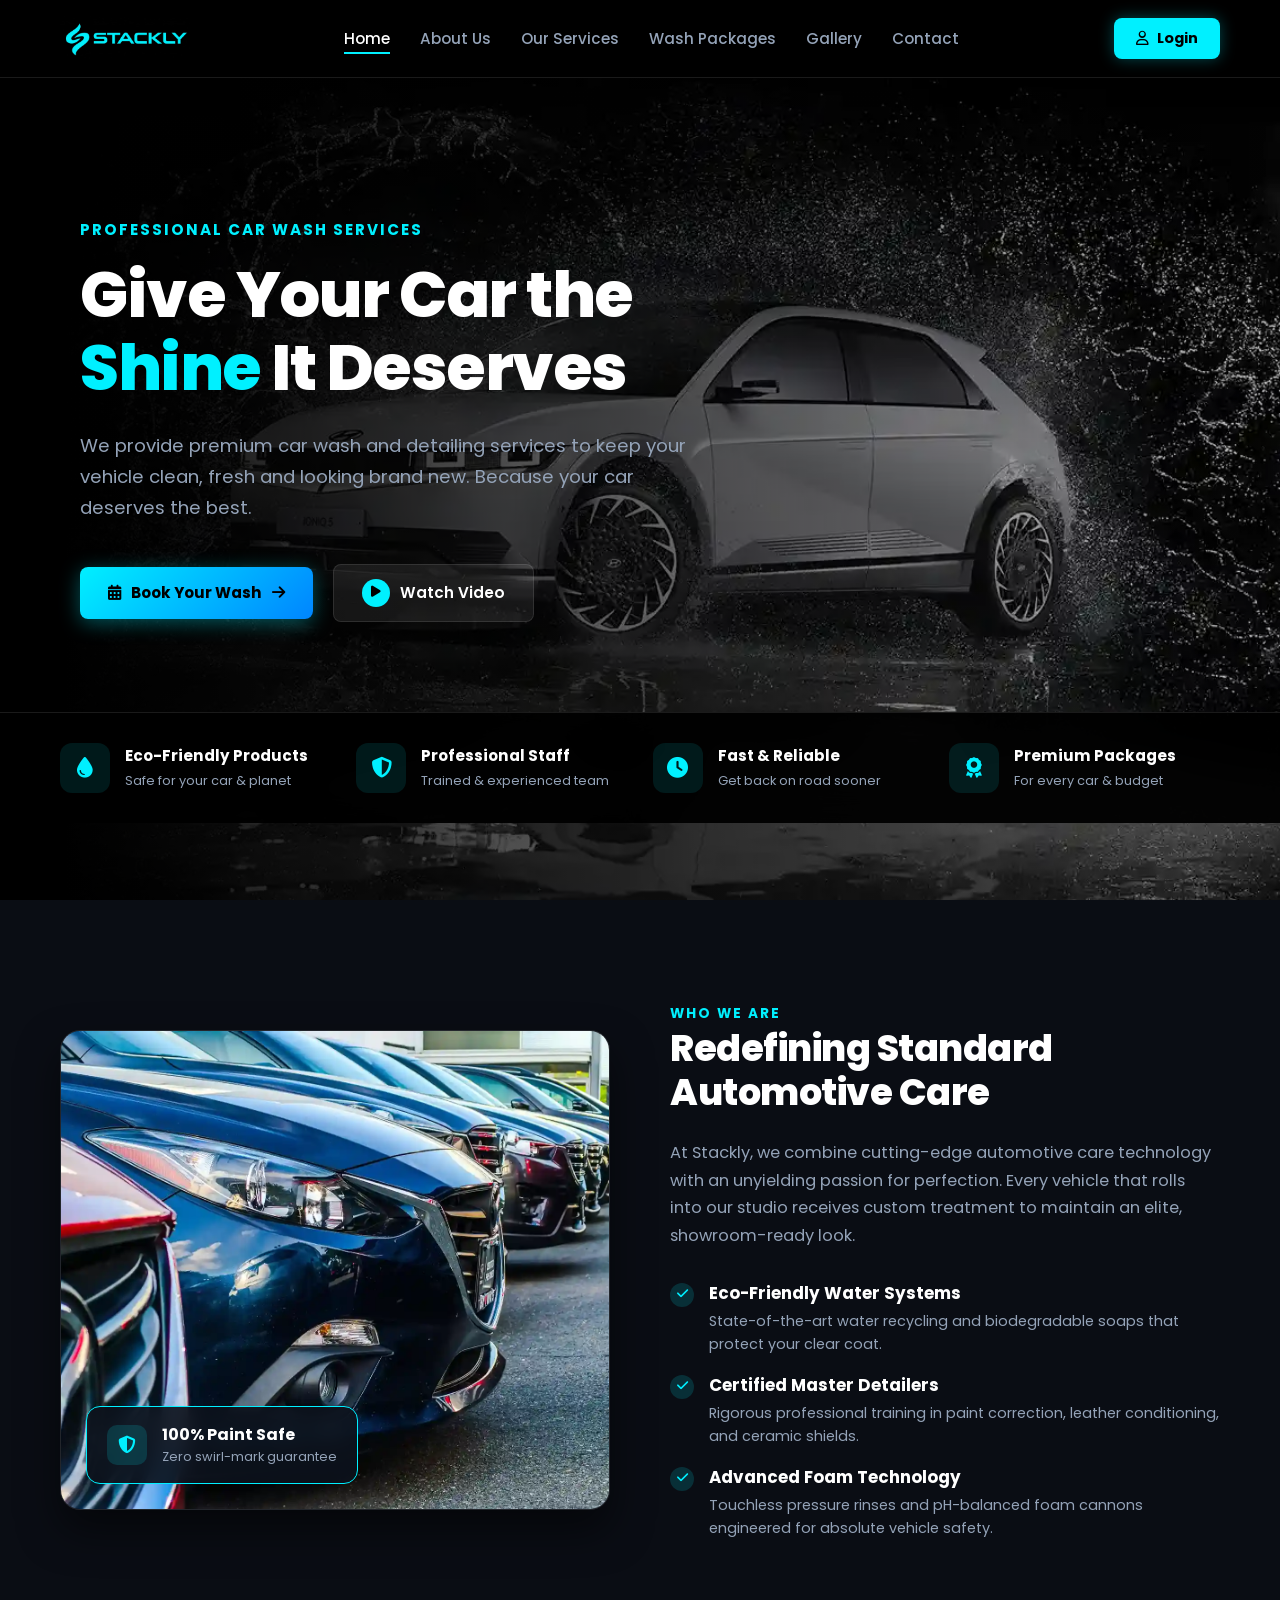
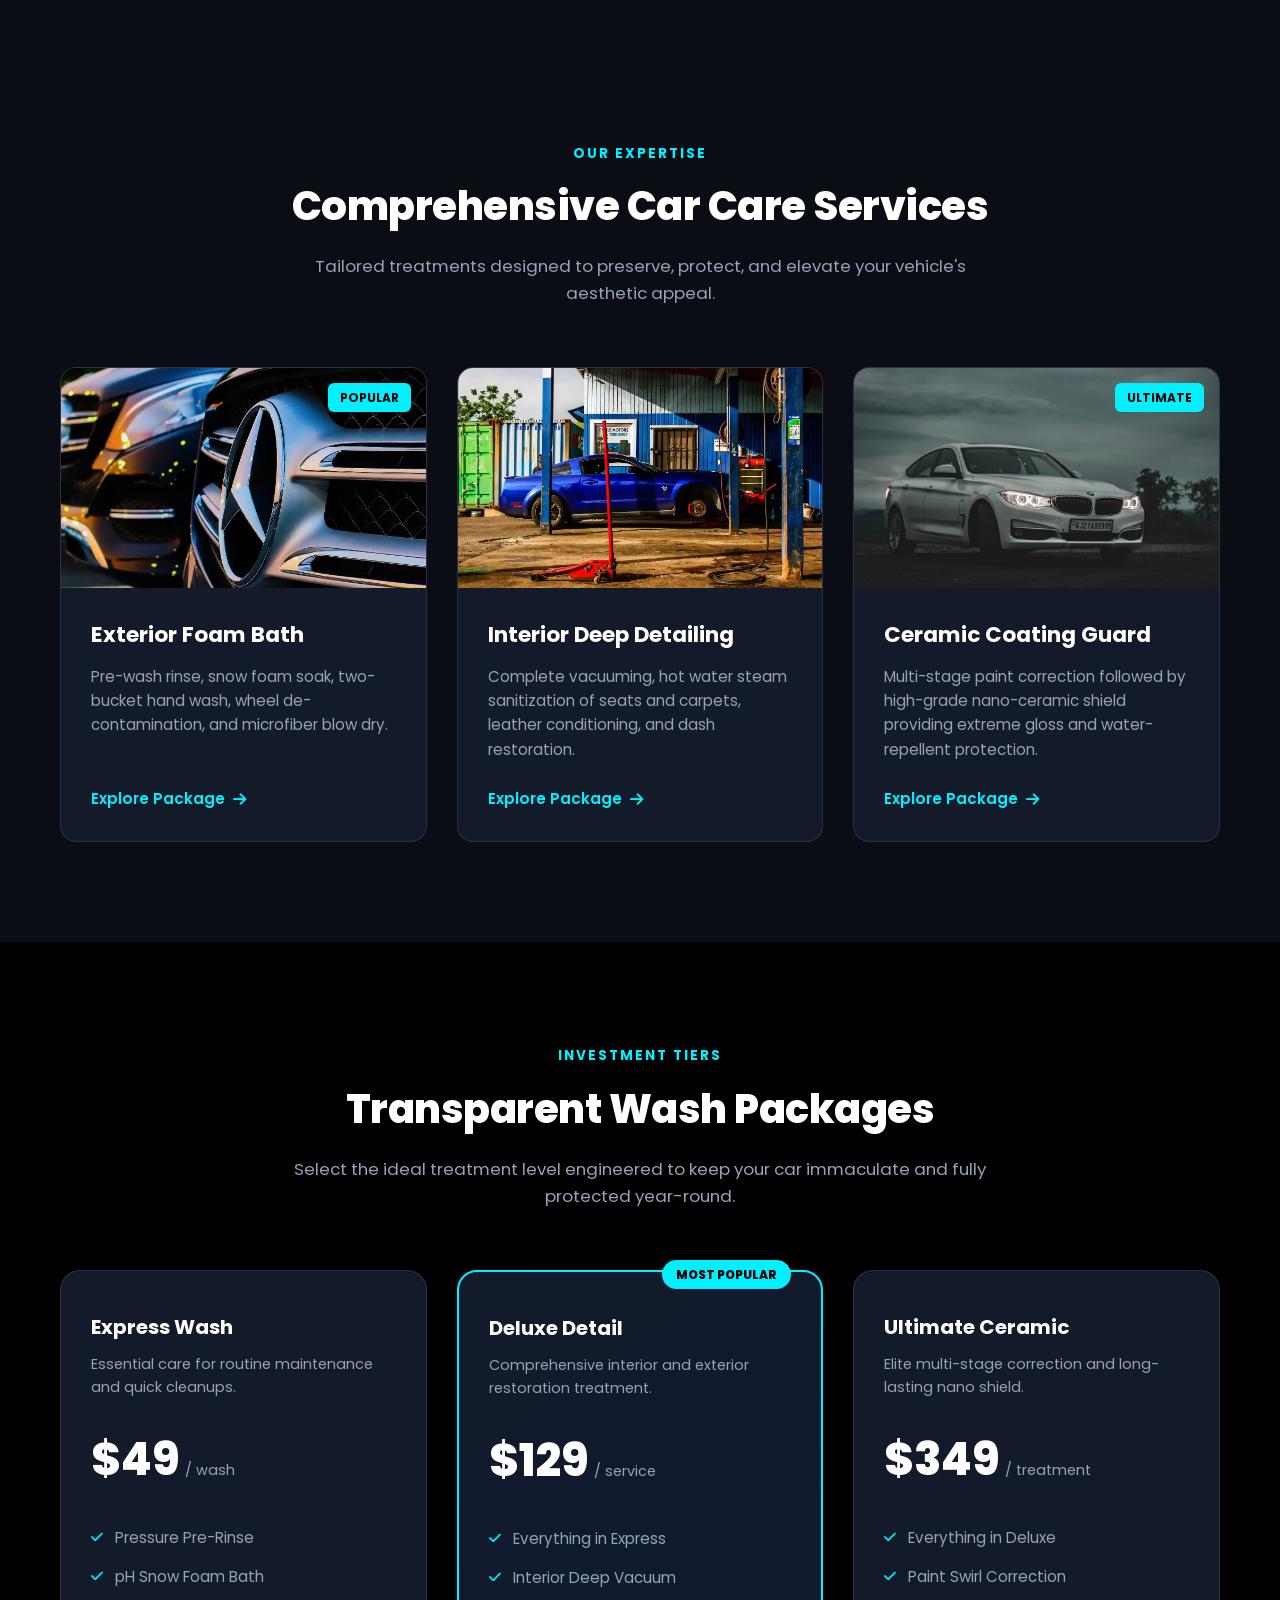
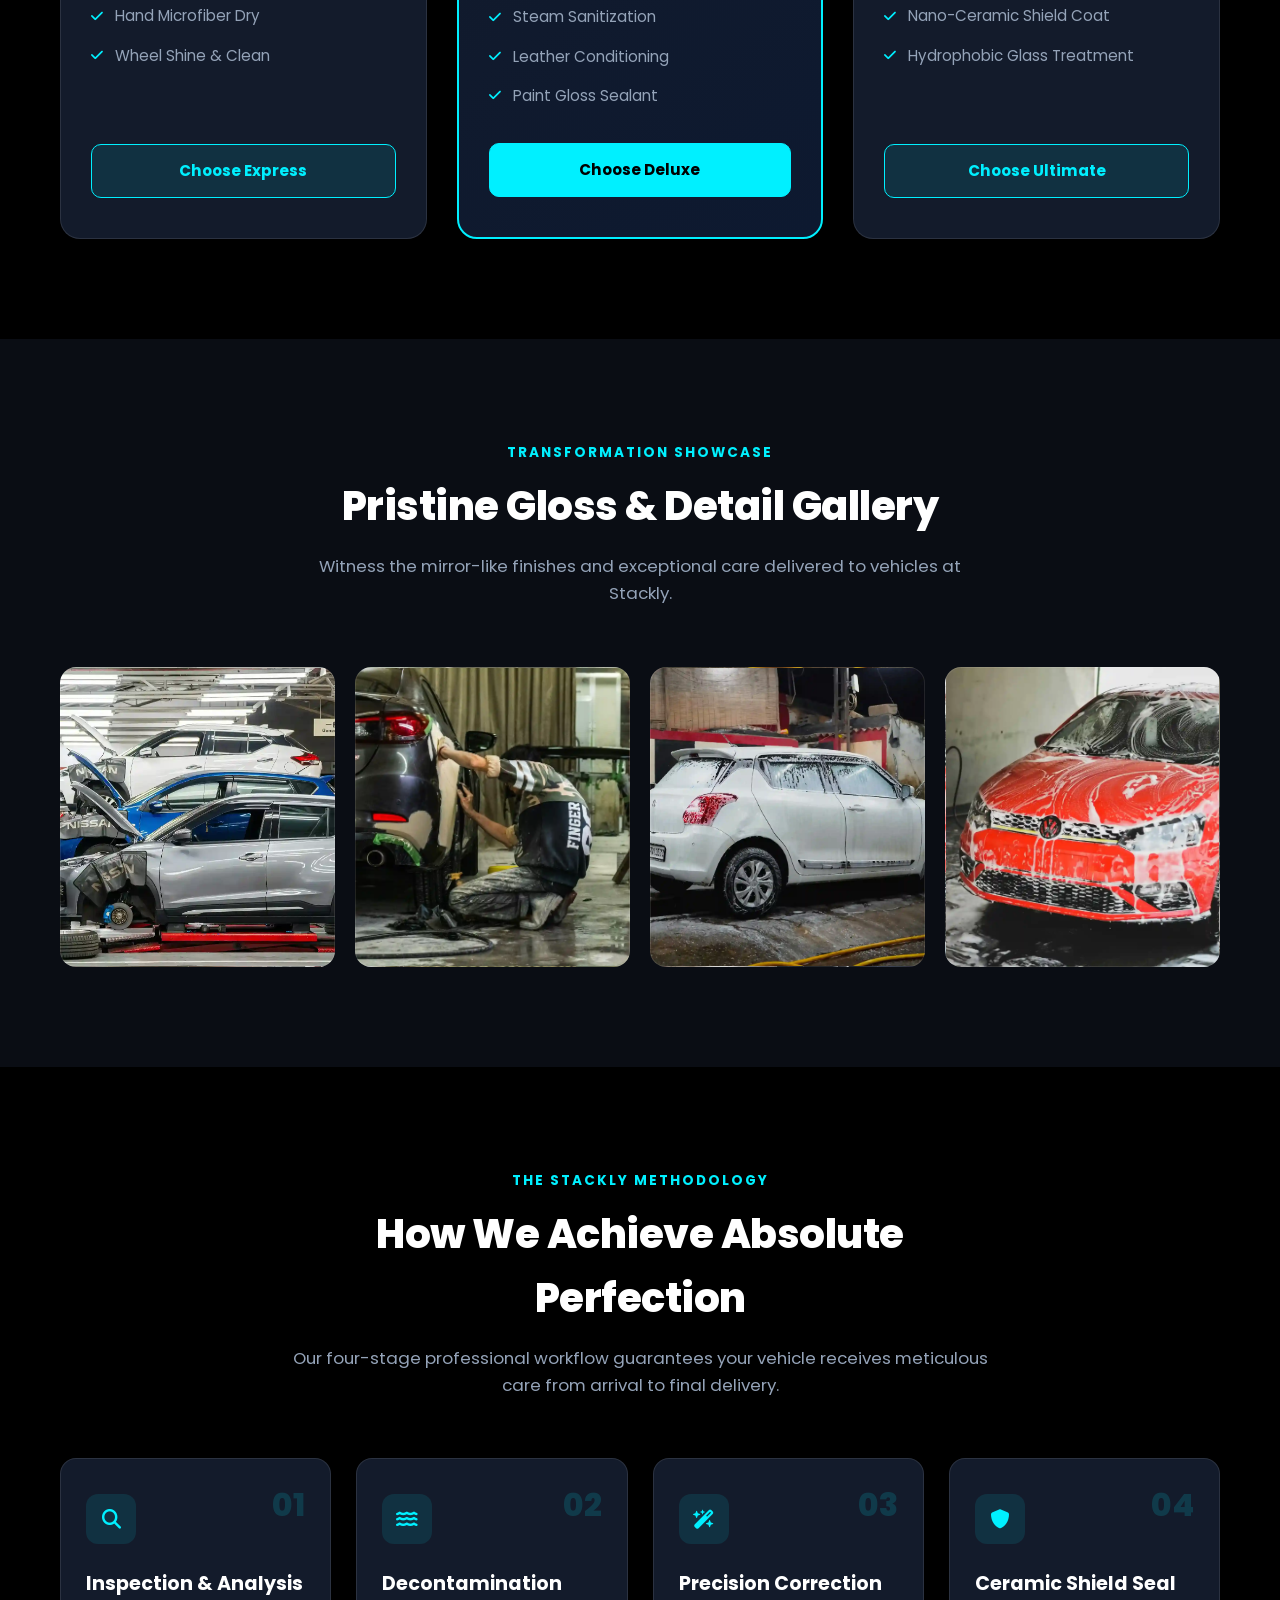
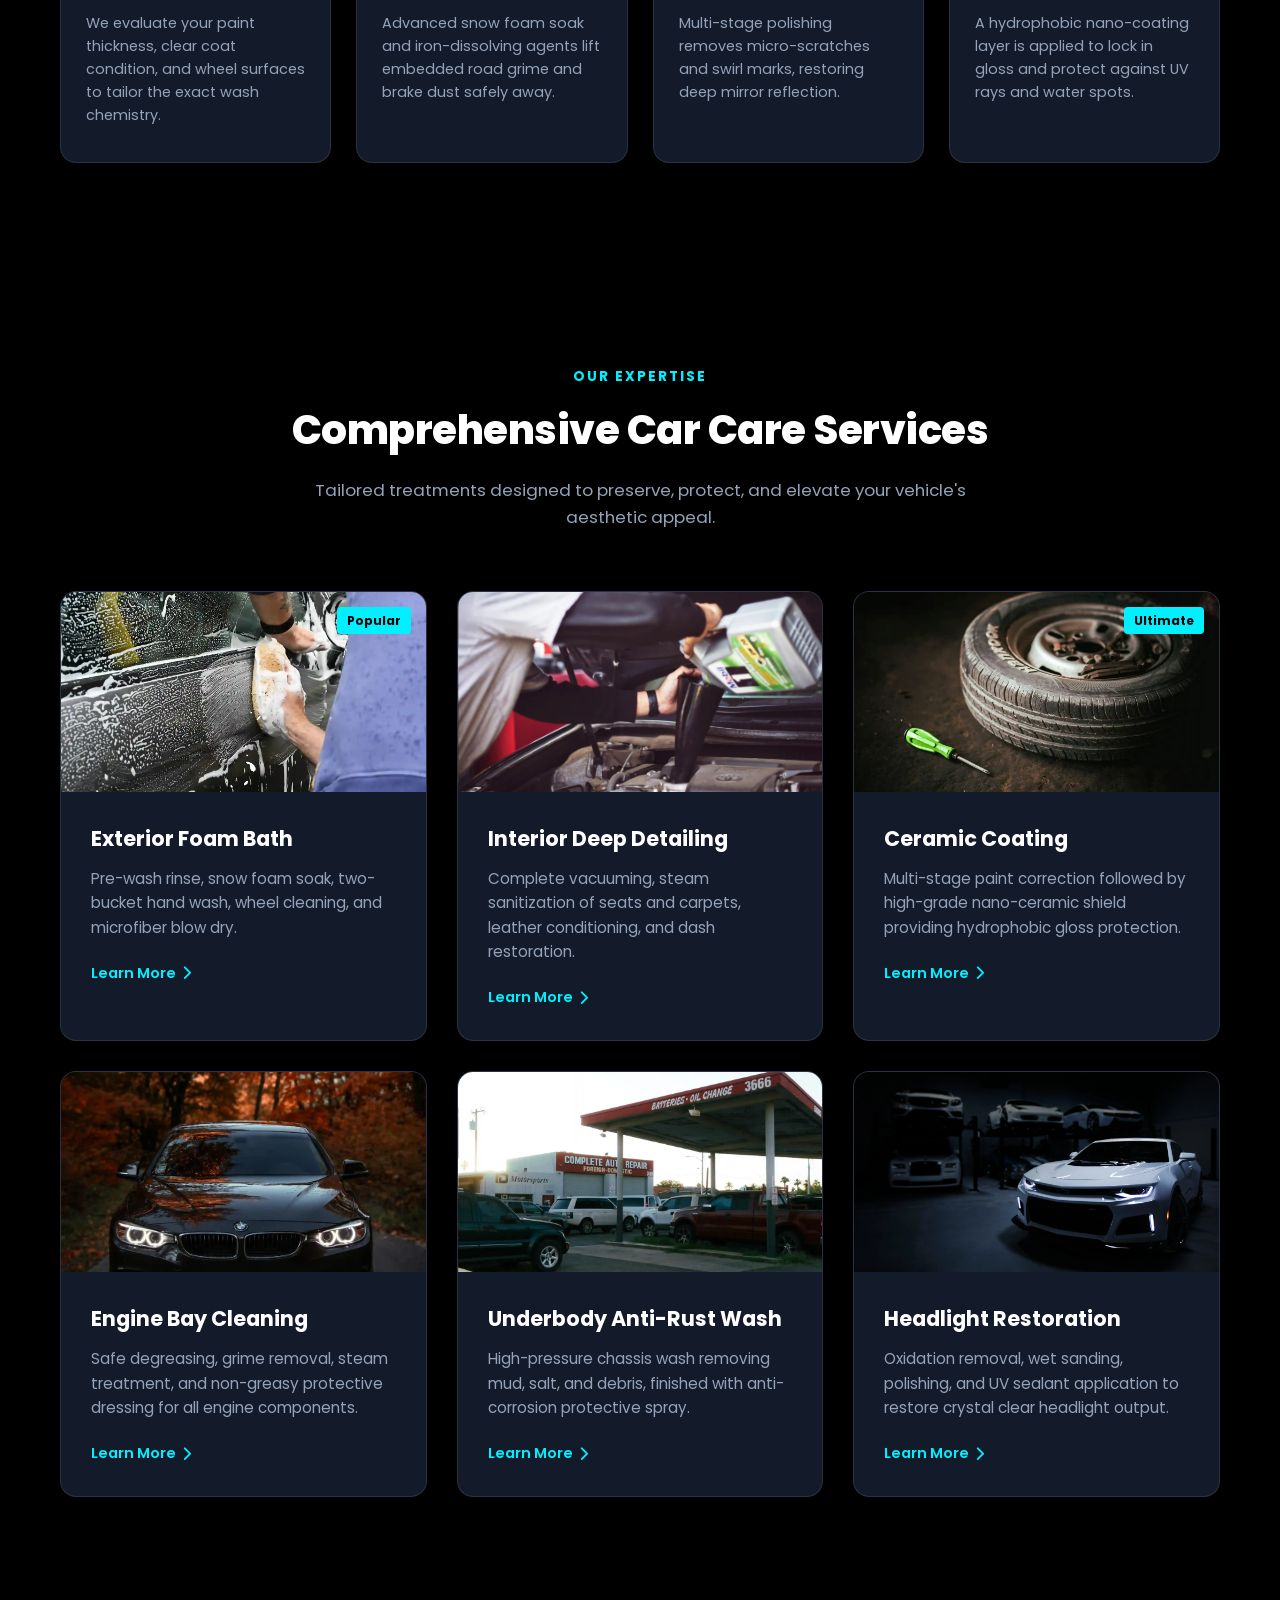
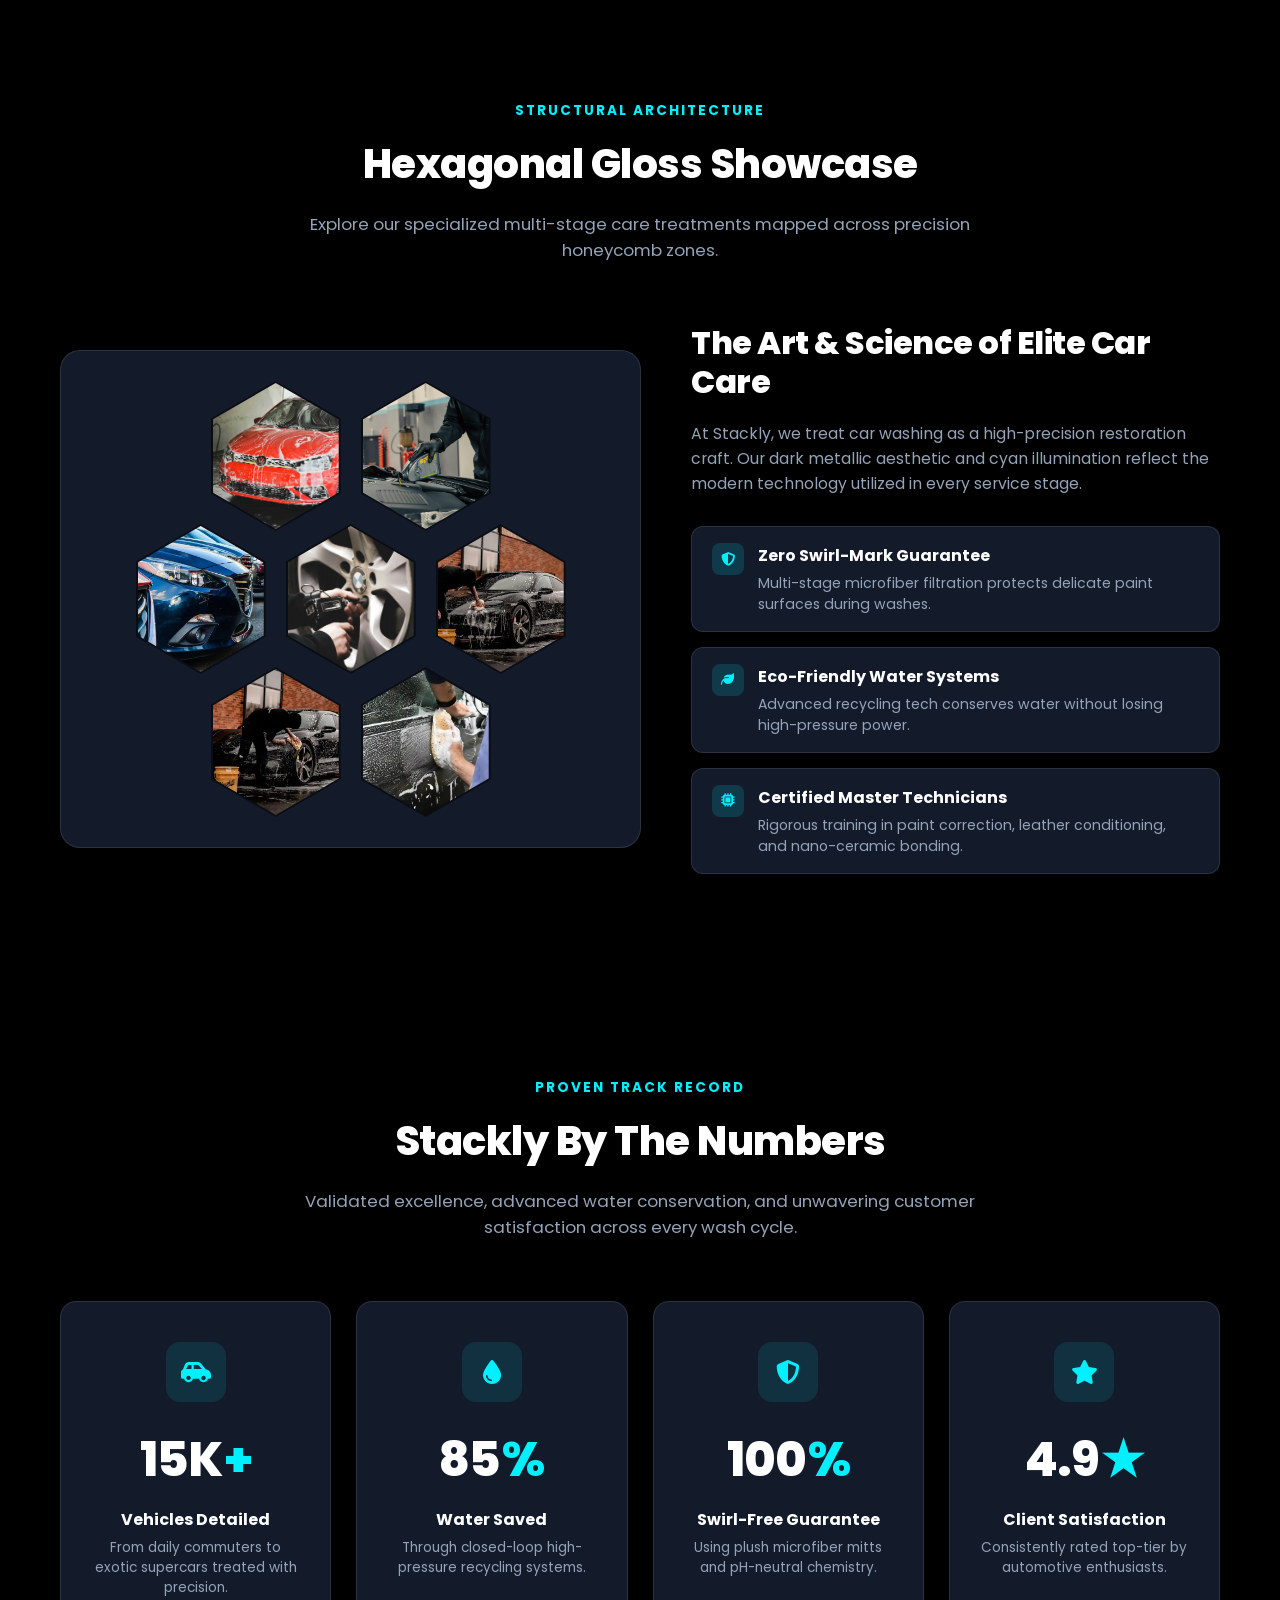
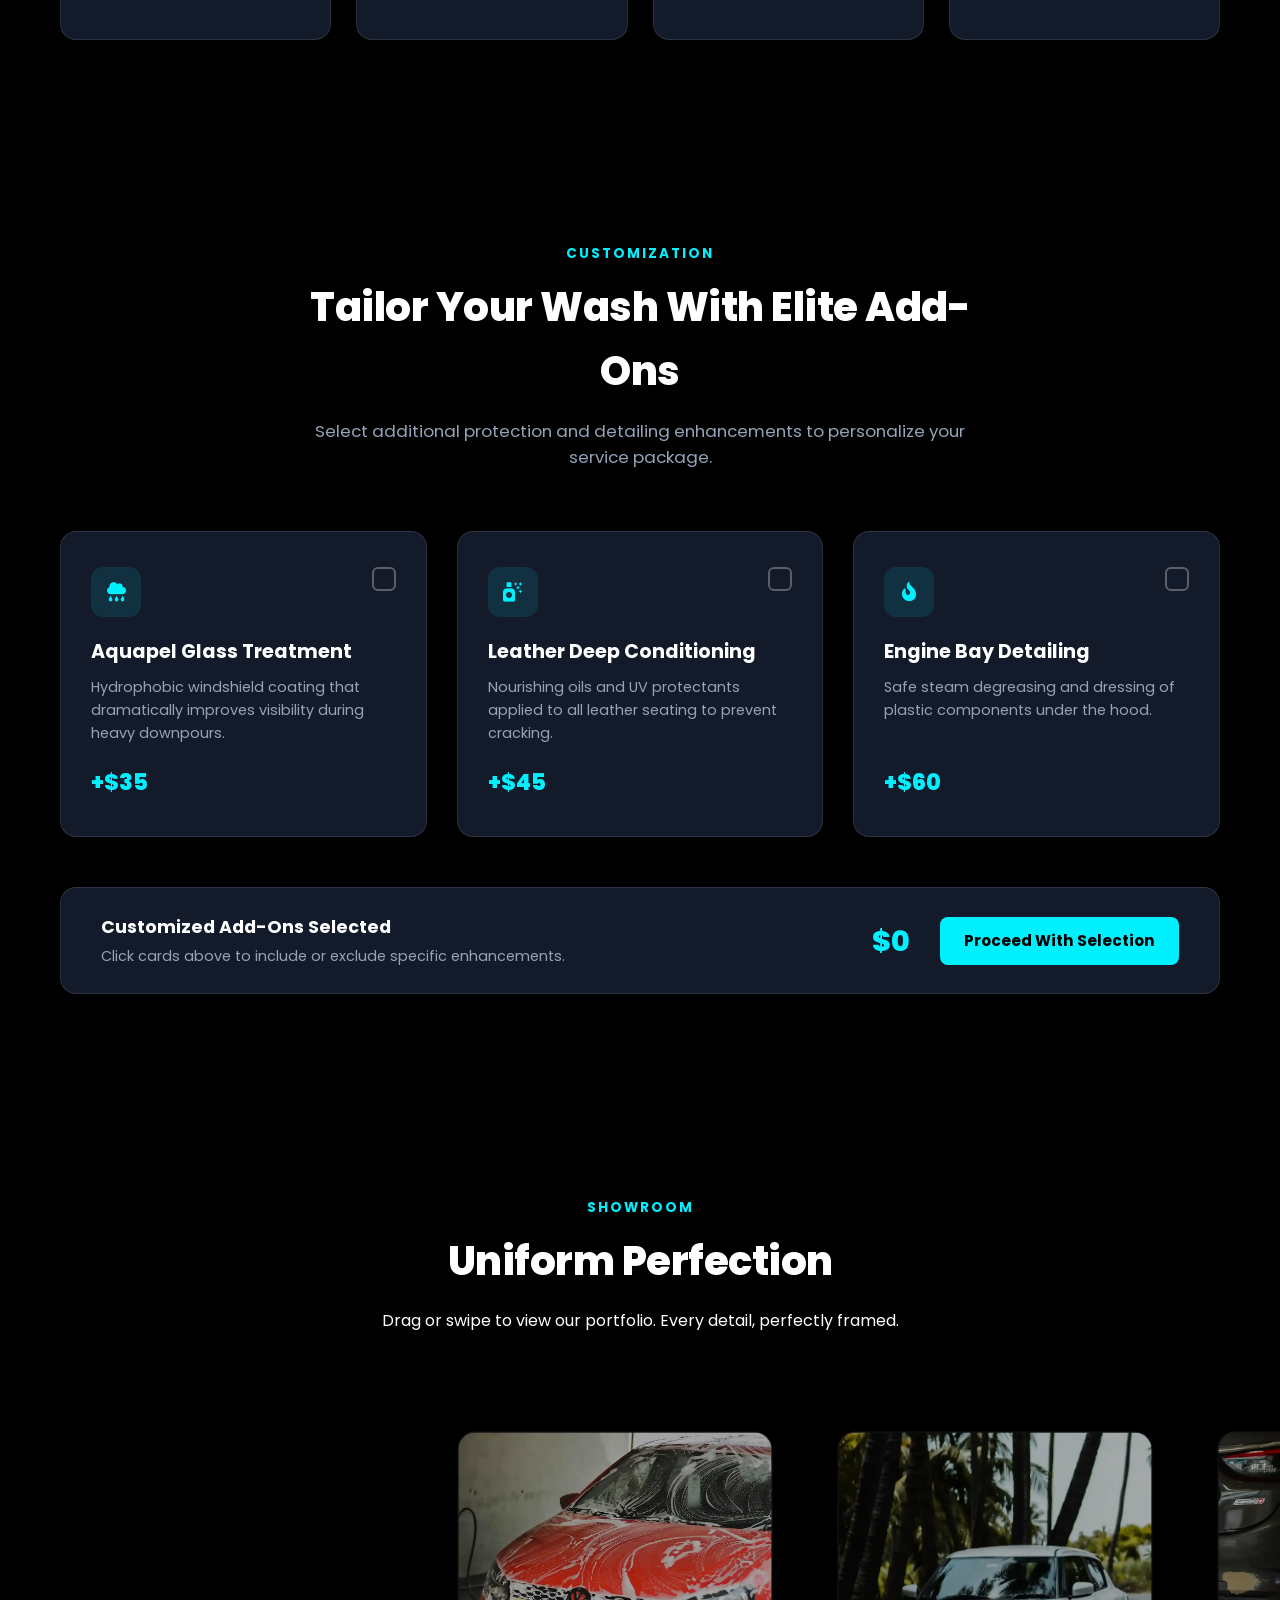
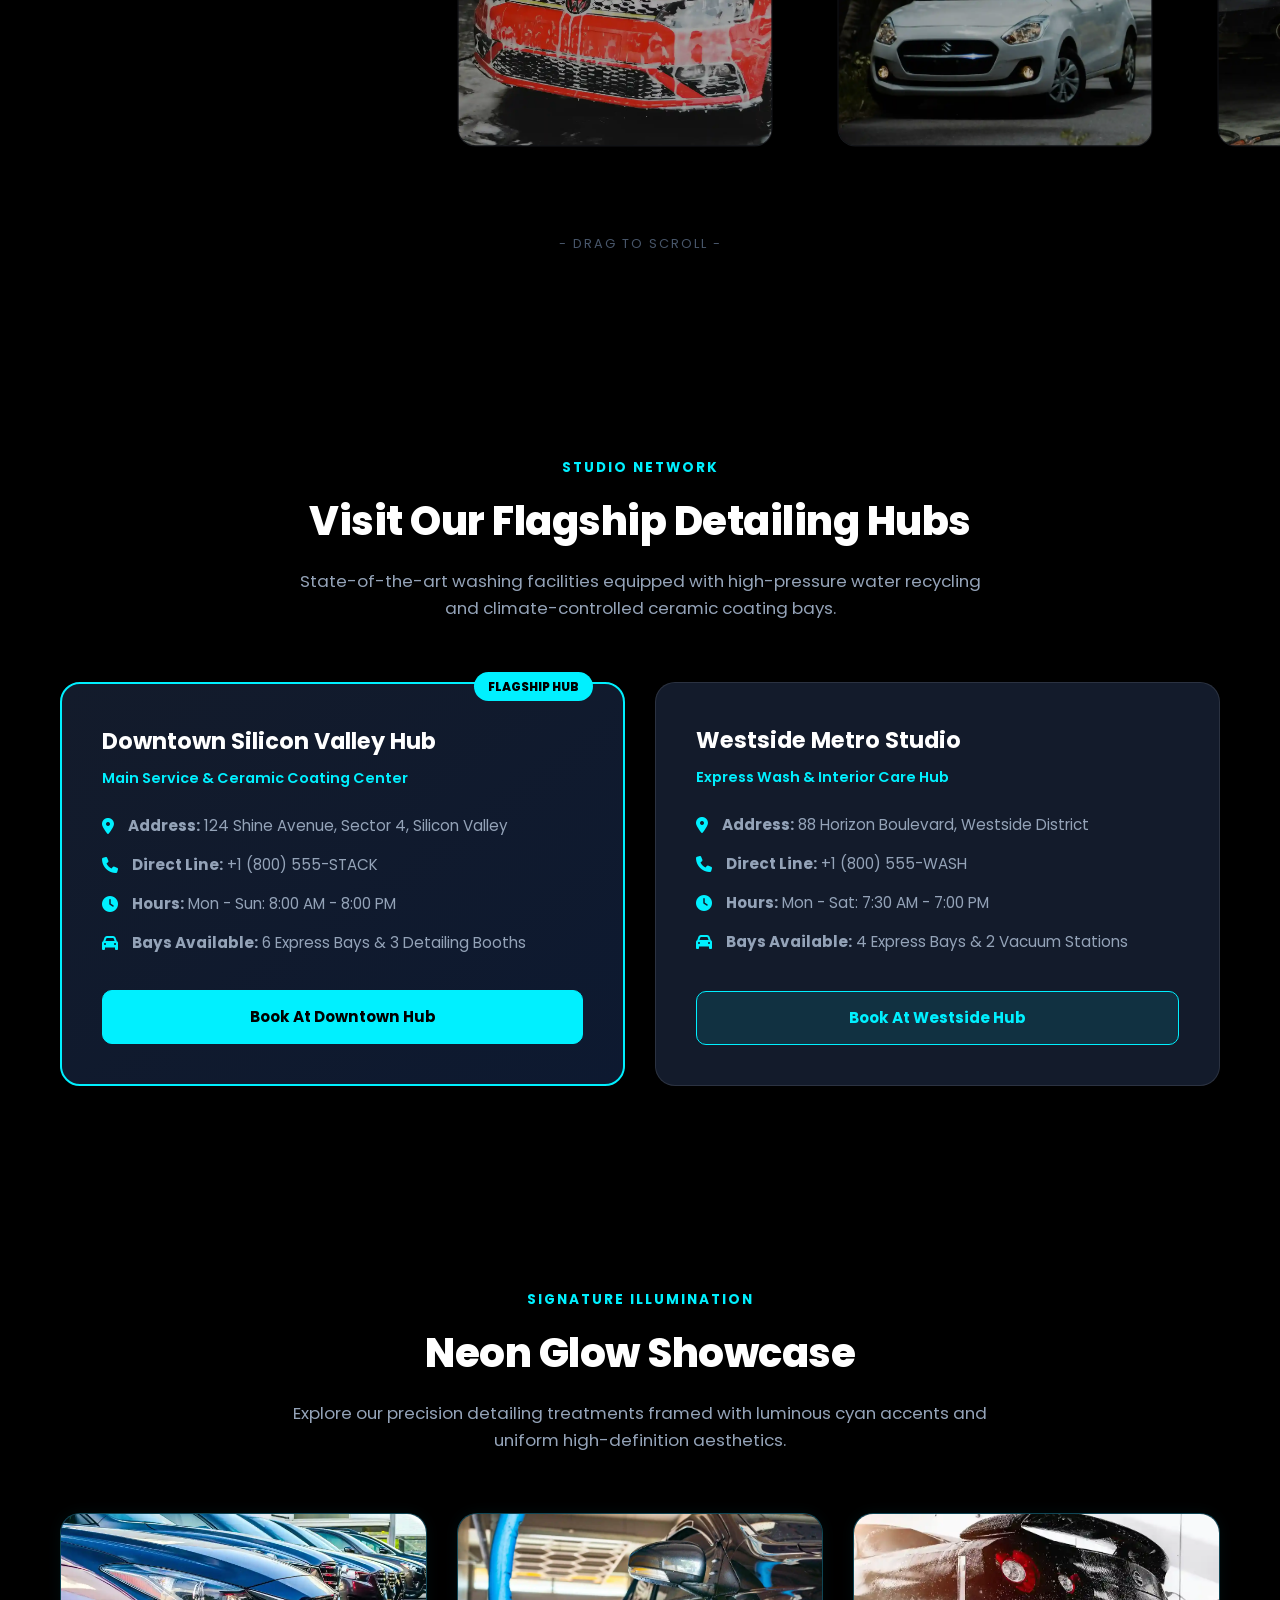
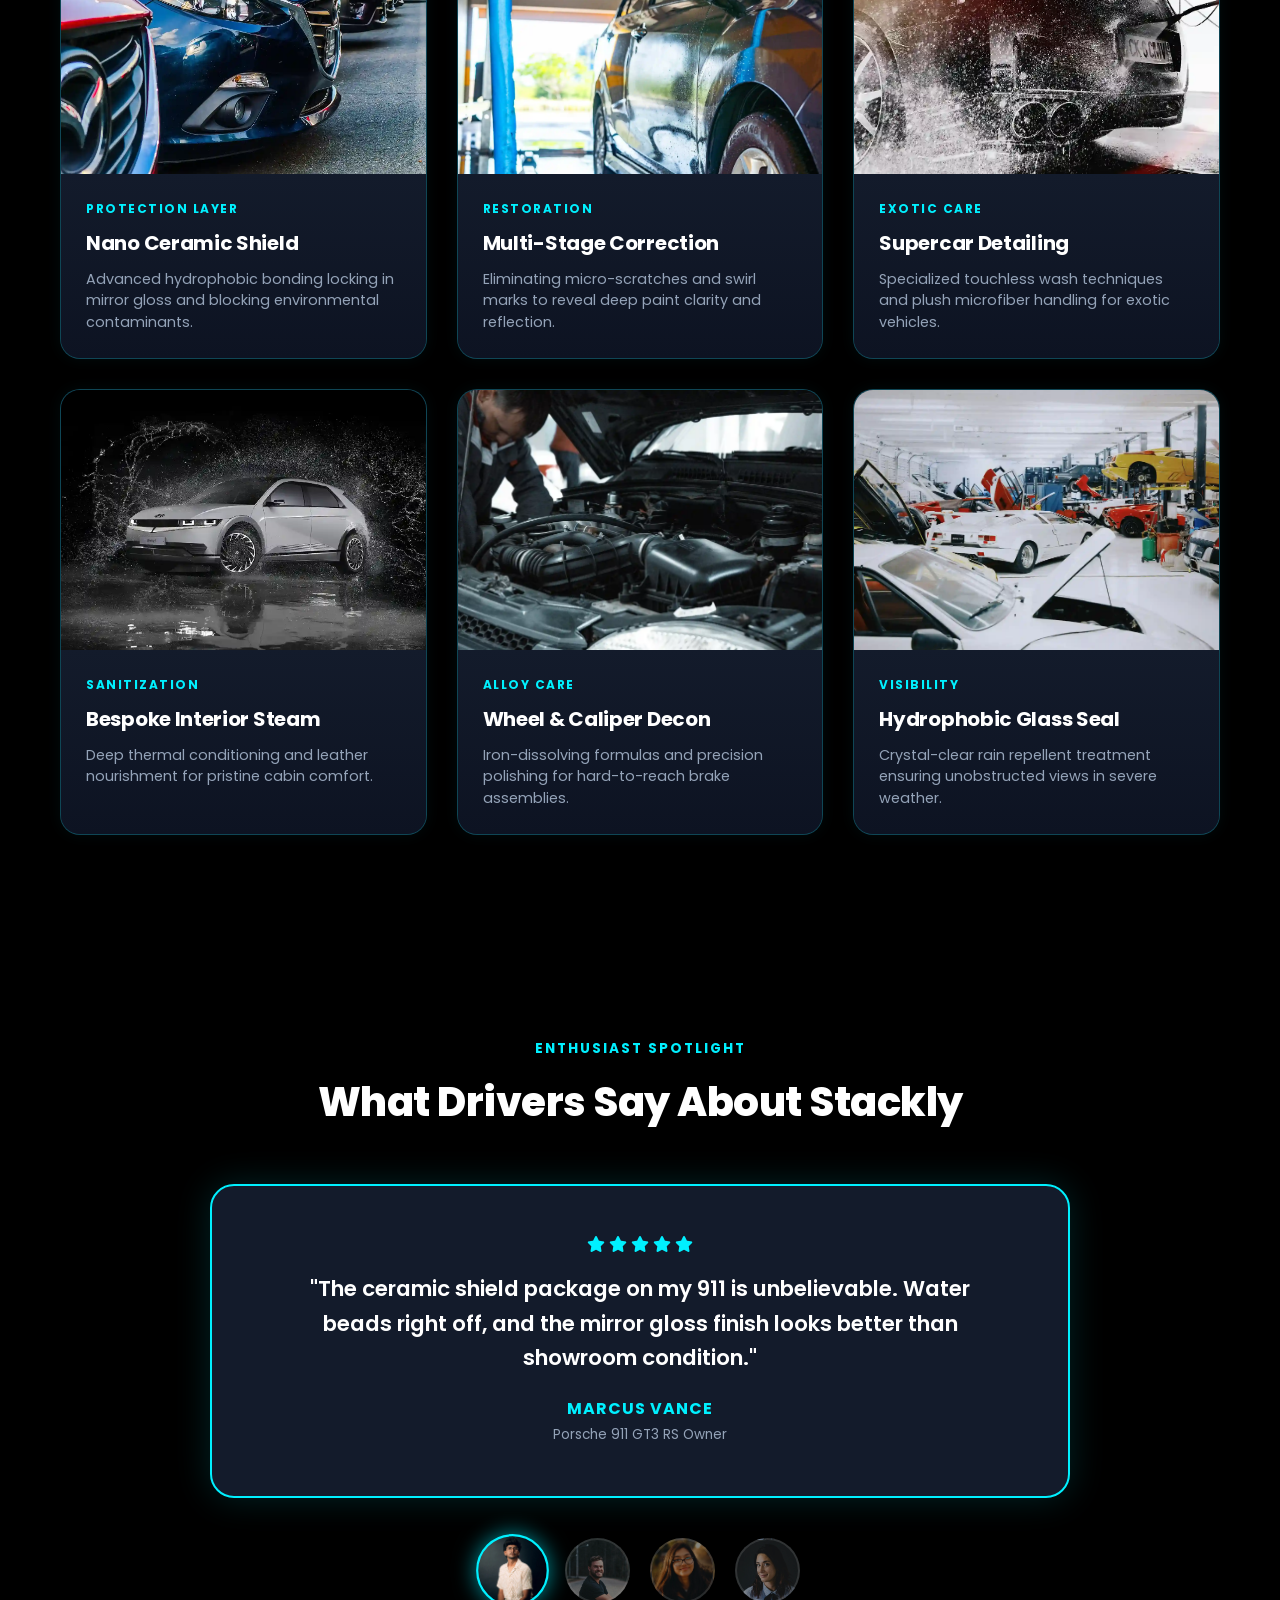
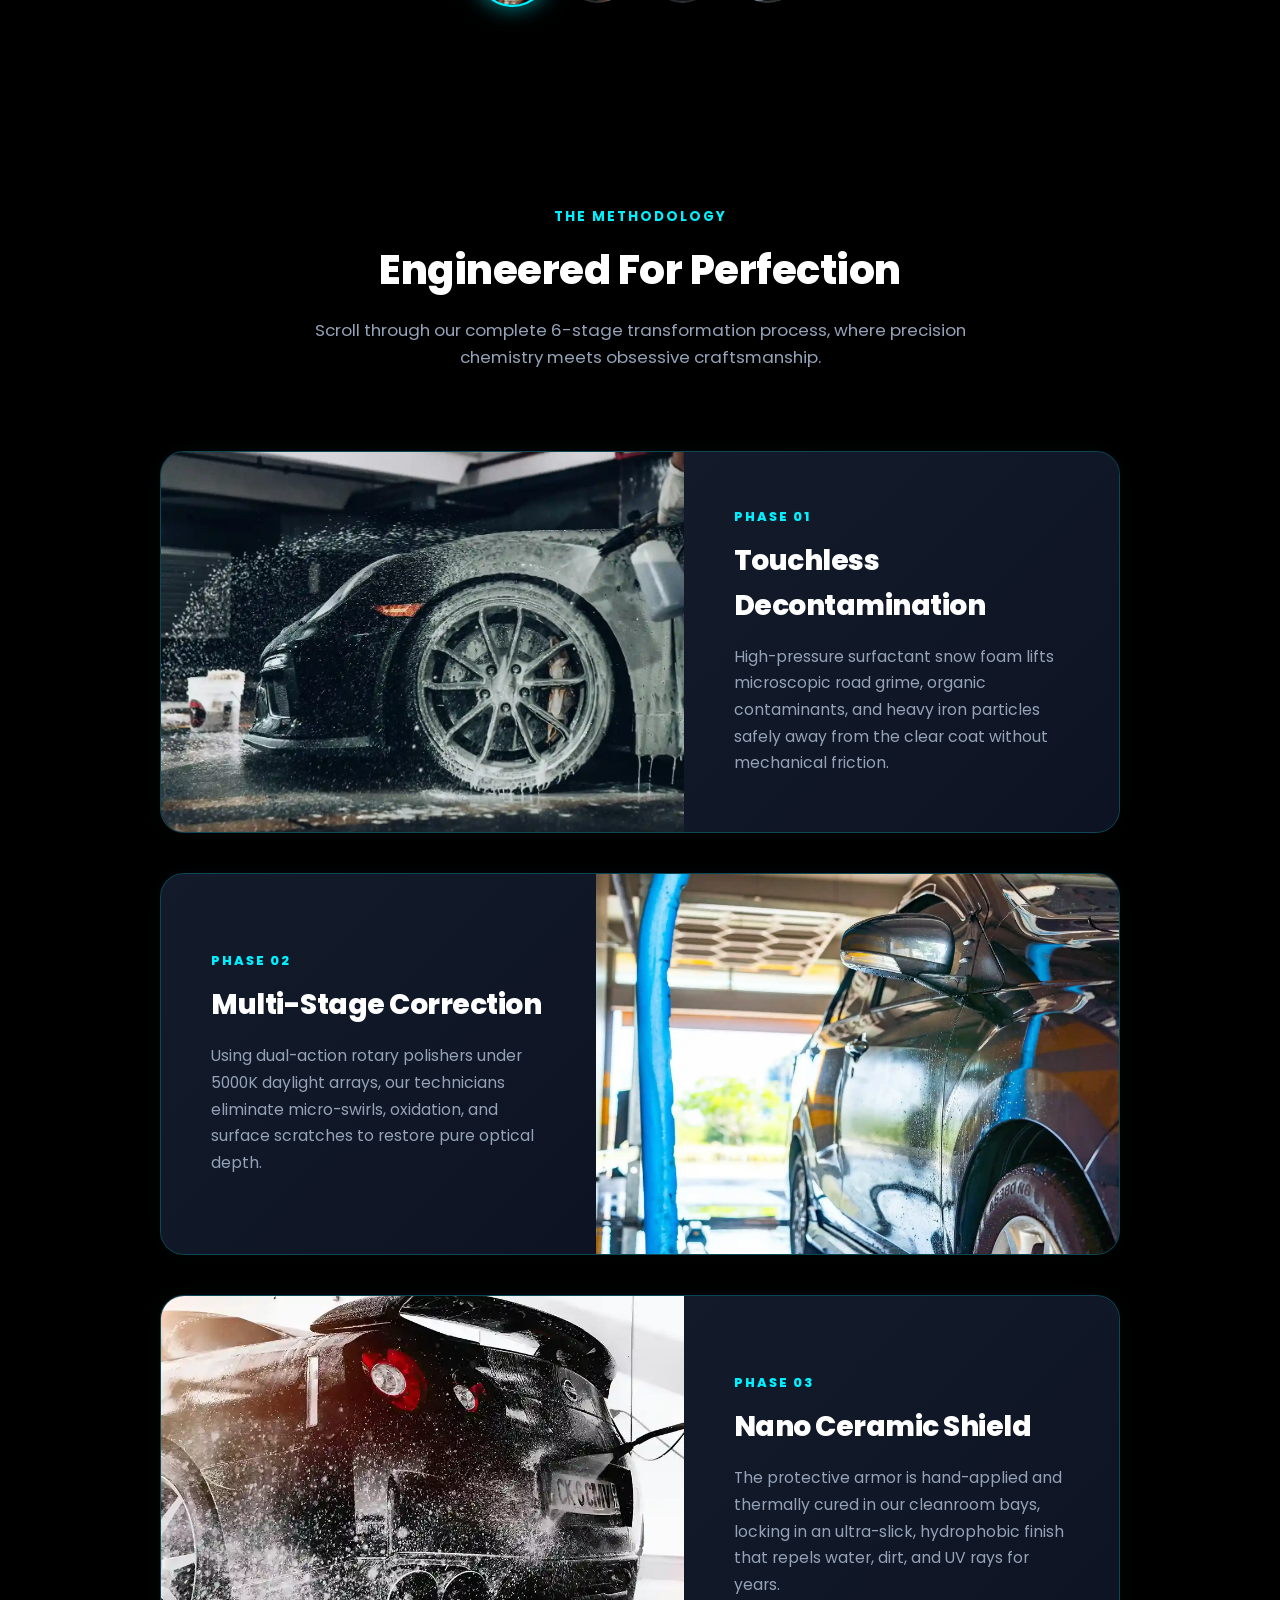
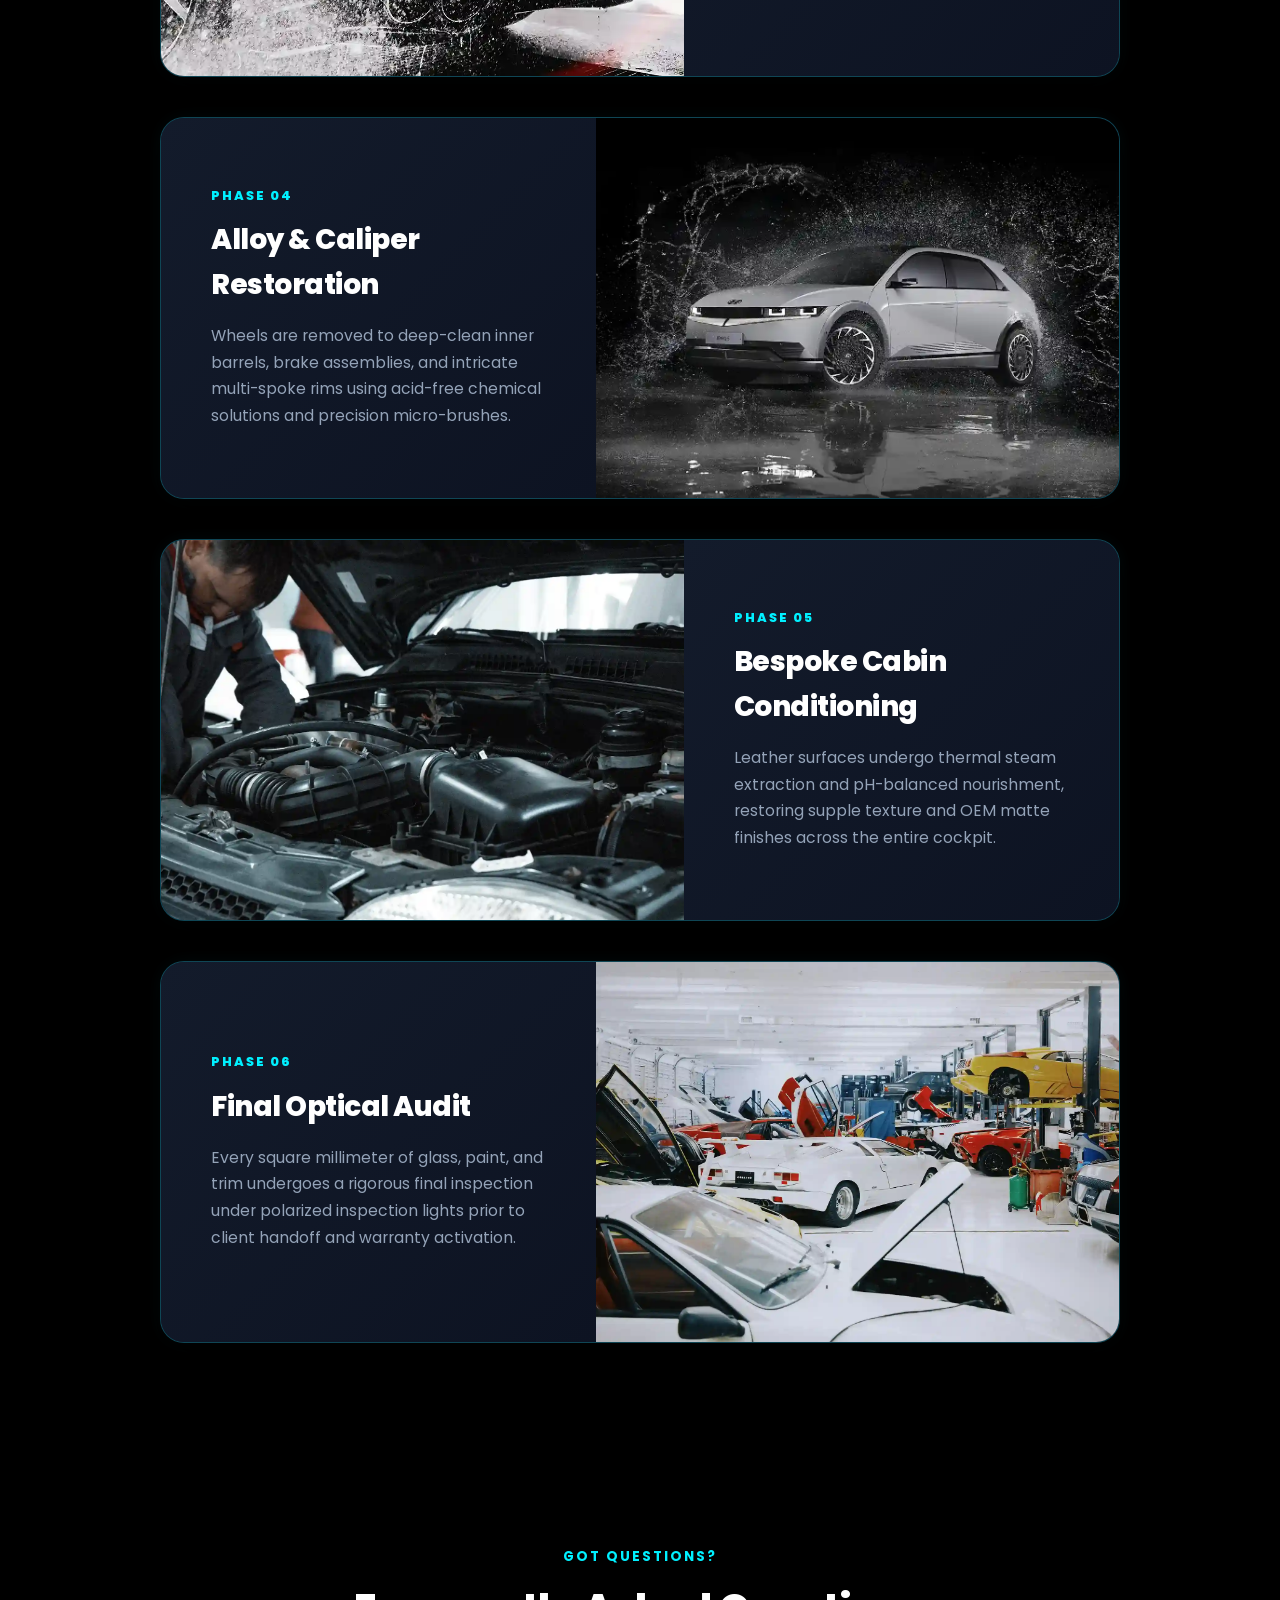
<file: index.html>
<!DOCTYPE html>
<html lang="en">
<head>
    <meta charset="UTF-8">
    <meta name="viewport" content="width=device-width, initial-scale=1.0, maximum-scale=1.0, user-scalable=no">
    <title>Stackly | Premium Car Wash & Detailing Services</title>
    <!-- Google Fonts: Poppins -->
    <link href="https://fonts.googleapis.com/css2?family=Poppins:wght@300;400;500;600;700;800&display=swap" rel="stylesheet">
    <!-- FontAwesome for Icons -->
    <link rel="stylesheet" href="https://cdnjs.cloudflare.com/ajax/libs/font-awesome/6.4.0/css/all.min.css">
    <!-- Custom Stylesheet -->
    <link rel="stylesheet" href="style.css">
</head>
<body>

    <!-- Header / Navigation -->
    <header class="header" id="header">
        <div class="nav-container">
            <!-- Left: Logo -->
            <a href="./index.html" class="logo">
                <img src="./logo.webp" alt="Stackly Logo" class="custom-logo" onerror="this.style.display='none'; document.getElementById('fallback-logo').style.display='flex';">
                <div class="logo-icon" id="fallback-logo" style="display:none;">
                    <i class="fa-solid fa-droplet"></i>
                </div>
                
            </a>

            <!-- Center/Mobile Drawer Navigation Menu -->
            <nav class="nav-menu" id="navMenu">
                <ul>
                    <li><a href="./index.html" class="nav-link active">Home</a></li>
                    <li><a href="./about us.html" class="nav-link">About Us</a></li>
                    <li><a href="./our services.html" class="nav-link">Our Services</a></li>
                    <li><a href="./washpackages.html" class="nav-link">Wash Packages</a></li>
                    <li><a href="./gallery.html" class="nav-link">Gallery</a></li>
                    <li><a href="./contact.html" class="nav-link">Contact</a></li>
                </ul>
                <div class="mobile-login-wrapper">
                    <a href="login.html" class="btn btn-login-cyan btn-block"><i class="fa-regular fa-user"></i> Login to Dashboard</a>
                </div>
            </nav>

            <!-- Right: Cyan Login Button & Hamburger Toggle -->
            <div class="nav-right">
                <a href="login.html" class="btn-login-cyan desktop-only">
                    <i class="fa-regular fa-user"></i> Login
                </a>
                <button class="hamburger" id="hamburger" aria-label="Toggle Menu">
                    <span></span>
                    <span></span>
                    <span></span>
                </button>
            </div>
        </div>
    </header>

    <!-- HD Full-Screen Hero Section (Left-aligned text, Clear HD Right side) -->
    <section class="hero-split" id="home">
        <div class="hero-gradient-overlay"></div>
        <div class="container hero-content-left">
            <span class="hero-top-tag">Professional Car Wash Services</span>
            <h1 class="hero-main-title">Give Your Car the <br><span class="highlight-blue">Shine</span> It Deserves</h1>
            <p class="hero-desc">We provide premium car wash and detailing services to keep your vehicle clean, fresh and looking brand new. Because your car deserves the best.</p>
            
            <div class="hero-action-buttons">
                <a href="./404.html" class="btn btn-primary"><i class="fa-solid fa-calendar-days"></i> Book Your Wash <i class="fa-solid fa-arrow-right"></i></a>
                <a href="./404.html" class="btn btn-video"><span class="play-icon"><i class="fa-solid fa-play"></i></span> Watch Video</a>
            </div>
        </div>

        <!-- 4-Column Feature Bar at Bottom of Hero -->
        <div class="hero-features-bar">
            <div class="container features-grid-4">
                <div class="f-item">
                    <div class="f-icon"><i class="fa-solid fa-droplet"></i></div>
                    <div>
                        <h4>Eco-Friendly Products</h4>
                        <p>Safe for your car & planet</p>
                    </div>
                </div>
                <div class="f-item">
                    <div class="f-icon"><i class="fa-solid fa-shield-halved"></i></div>
                    <div>
                        <h4>Professional Staff</h4>
                        <p>Trained & experienced team</p>
                    </div>
                </div>
                <div class="f-item">
                    <div class="f-icon"><i class="fa-solid fa-clock"></i></div>
                    <div>
                        <h4>Fast & Reliable</h4>
                        <p>Get back on road sooner</p>
                    </div>
                </div>
                <div class="f-item">
                    <div class="f-icon"><i class="fa-solid fa-award"></i></div>
                    <div>
                        <h4>Premium Packages</h4>
                        <p>For every car & budget</p>
                    </div>
                </div>
            </div>
        </div>
    </section>
    <!-- ==========================================
     ABOUT US - SPLIT SCREEN SECTION (HTML & CSS)
     ========================================== -->
<style>
    .about-split-section {
        padding: 100px 0;
        background-color: var(--bg-secondary, #0a0d14);
        overflow: hidden;
    }

    .about-split-container {
        max-width: 1200px;
        margin: 0 auto;
        padding: 0 20px;
        display: grid;
        grid-template-columns: 1fr 1fr;
        gap: 60px;
        align-items: center;
    }

    /* Left Side: Stunning HD Car Detailing Image */
    .about-image-wrapper {
        position: relative;
        border-radius: 20px;
        overflow: hidden;
        border: 1px solid var(--border-color, rgba(255, 255, 255, 0.1));
        box-shadow: 0 20px 40px rgba(0, 0, 0, 0.5);
        height: 480px;
    }

    .about-image-wrapper img {
        width: 100%;
        height: 100%;
        object-fit: cover;
        transition: transform 0.5s ease;
    }

    .about-image-wrapper:hover img {
        transform: scale(1.05);
    }

    /* Floating Badge over image */
    .about-floating-badge {
        position: absolute;
        bottom: 25px;
        left: 25px;
        background: rgba(13, 18, 28, 0.9);
        backdrop-filter: blur(10px);
        border: 1px solid var(--accent-cyan, #00f0ff);
        padding: 15px 20px;
        border-radius: 14px;
        display: flex;
        align-items: center;
        gap: 15px;
    }

    .badge-icon {
        width: 40px;
        height: 40px;
        background: rgba(0, 240, 255, 0.15);
        color: var(--accent-cyan, #00f0ff);
        border-radius: 10px;
        display: flex;
        align-items: center;
        justify-content: center;
        font-size: 1.1rem;
    }

    .badge-text h4 {
        font-size: 1rem;
        font-weight: 700;
        color: var(--text-light, #ffffff);
        margin: 0;
    }

    .badge-text p {
        font-size: 0.8rem;
        color: var(--text-muted, #94a3b8);
        margin: 0;
    }

    /* Right Side: Content & Features */
    .about-content-wrapper {
        display: flex;
        flex-direction: column;
        gap: 25px;
    }

    .about-sub-heading {
        color: var(--accent-cyan, #00f0ff);
        text-transform: uppercase;
        font-size: 0.85rem;
        font-weight: 700;
        letter-spacing: 2px;
        display: inline-block;
    }

    .about-title {
        font-size: 2.3rem;
        font-weight: 800;
        color: var(--text-light, #ffffff);
        line-height: 1.2;
        letter-spacing: -0.5px;
    }

    .about-desc {
        color: var(--text-muted, #94a3b8);
        font-size: 1.02rem;
        line-height: 1.7;
    }

    .about-feature-list {
        display: flex;
        flex-direction: column;
        gap: 16px;
        margin-top: 5px;
    }

    .about-feature-item {
        display: flex;
        align-items: flex-start;
        gap: 15px;
    }

    .feature-check {
        width: 24px;
        height: 24px;
        background: rgba(0, 240, 255, 0.15);
        color: var(--accent-cyan, #00f0ff);
        border-radius: 50%;
        display: flex;
        align-items: center;
        justify-content: center;
        font-size: 0.8rem;
        flex-shrink: 0;
        margin-top: 3px;
    }

    .feature-text h5 {
        font-size: 1.05rem;
        font-weight: 700;
        color: var(--text-light, #ffffff);
        margin-bottom: 3px;
    }

    .feature-text p {
        font-size: 0.9rem;
        color: var(--text-muted, #94a3b8);
        margin: 0;
    }

    /* Responsive Design for Split Screen */
    @media (max-width: 968px) {
        .about-split-container {
            grid-template-columns: 1fr;
            gap: 40px;
        }
        .about-image-wrapper {
            height: 350px;
        }
    }
</style>

<section class="about-split-section" id="about">
    <div class="about-split-container">
        <!-- Left Side: HD Image & Floating Badge -->
        <div class="about-image-wrapper">
            <img src="./1 (1)_11zon.webp" alt="Professional Car Detailing">
            <div class="about-floating-badge">
                <div class="badge-icon"><i class="fa-solid fa-shield-halved"></i></div>
                <div class="badge-text">
                    <h4>100% Paint Safe</h4>
                    <p>Zero swirl-mark guarantee</p>
                </div>
            </div>
        </div>

        <!-- Right Side: Content & Features -->
        <div class="about-content-wrapper">
            <div>
                <span class="about-sub-heading">Who We Are</span>
                <h2 class="about-title">Redefining Standard Automotive Care</h2>
            </div>
            
            <p class="about-desc">
                At Stackly, we combine cutting-edge automotive care technology with an unyielding passion for perfection. Every vehicle that rolls into our studio receives custom treatment to maintain an elite, showroom-ready look.
            </p>

            <div class="about-feature-list">
                <div class="about-feature-item">
                    <div class="feature-check"><i class="fa-solid fa-check"></i></div>
                    <div class="feature-text">
                        <h5>Eco-Friendly Water Systems</h5>
                        <p>State-of-the-art water recycling and biodegradable soaps that protect your clear coat.</p>
                    </div>
                </div>

                <div class="about-feature-item">
                    <div class="feature-check"><i class="fa-solid fa-check"></i></div>
                    <div class="feature-text">
                        <h5>Certified Master Detailers</h5>
                        <p>Rigorous professional training in paint correction, leather conditioning, and ceramic shields.</p>
                    </div>
                </div>

                <div class="about-feature-item">
                    <div class="feature-check"><i class="fa-solid fa-check"></i></div>
                    <div class="feature-text">
                        <h5>Advanced Foam Technology</h5>
                        <p>Touchless pressure rinses and pH-balanced foam cannons engineered for absolute vehicle safety.</p>
                    </div>
                </div>
            </div>
        </div>
    </div>
</section>
<!-- ==========================================
     THREE COLUMN SERVICES SECTION (HTML & CSS)
     ========================================== -->
<style>
    .services-section {
        padding: 100px 0;
        background-color: var(--bg-secondary, #0a0d14);
    }

    .services-container {
        max-width: 1200px;
        margin: 0 auto;
        padding: 0 20px;
    }

    .services-header {
        text-align: center;
        max-width: 700px;
        margin: 0 auto 60px;
    }

    .services-sub-heading {
        color: var(--accent-cyan, #00f0ff);
        text-transform: uppercase;
        font-size: 0.85rem;
        font-weight: 700;
        letter-spacing: 2px;
        margin-bottom: 10px;
        display: inline-block;
    }

    .services-header h2 {
        font-size: 2.5rem;
        font-weight: 800;
        color: var(--text-light, #ffffff);
        margin-bottom: 15px;
        letter-spacing: -0.5px;
    }

    .services-header p {
        color: var(--text-muted, #94a3b8);
        font-size: 1.05rem;
    }

    /* 3-Column Grid Structure */
    .services-grid-3 {
        display: grid;
        grid-template-columns: repeat(3, 1fr);
        gap: 30px;
    }

    .service-item-card {
        background: var(--bg-card, #131b2b);
        border: 1px solid var(--border-color, rgba(255, 255, 255, 0.1));
        border-radius: 16px;
        overflow: hidden;
        transition: transform 0.3s ease, border-color 0.3s ease;
        display: flex;
        flex-direction: column;
    }

    .service-item-card:hover {
        transform: translateY(-8px);
        border-color: var(--accent-cyan, #00f0ff);
    }

    .service-img-wrap {
        height: 220px;
        background-size: cover;
        background-position: center;
        position: relative;
    }

    .service-badge-tag {
        position: absolute;
        top: 15px;
        right: 15px;
        background: var(--accent-cyan, #00f0ff);
        color: #000;
        font-size: 0.75rem;
        font-weight: 700;
        padding: 5px 12px;
        border-radius: 6px;
        text-transform: uppercase;
    }

    .service-content-body {
        padding: 30px;
        display: flex;
        flex-direction: column;
        flex-grow: 1;
        justify-content: space-between;
    }

    .service-content-body h3 {
        font-size: 1.35rem;
        font-weight: 700;
        color: var(--text-light, #ffffff);
        margin-bottom: 12px;
    }

    .service-content-body p {
        color: var(--text-muted, #94a3b8);
        font-size: 0.95rem;
        line-height: 1.6;
        margin-bottom: 25px;
    }

    .service-action-link {
        color: var(--accent-cyan, #00f0ff);
        font-weight: 600;
        font-size: 0.95rem;
        display: inline-flex;
        align-items: center;
        gap: 8px;
        transition: gap 0.3s ease;
    }

    .service-action-link:hover {
        gap: 12px;
    }

    /* Responsive adjustments */
    @media (max-width: 968px) {
        .services-grid-3 {
            grid-template-columns: repeat(2, 1fr);
        }
    }

    @media (max-width: 576px) {
        .services-grid-3 {
            grid-template-columns: 1fr;
        }
    }
</style>

<section class="services-section" id="services">
    <div class="services-container">
        <div class="services-header">
            <span class="services-sub-heading">Our Expertise</span>
            <h2>Comprehensive Car Care Services</h2>
            <p>Tailored treatments designed to preserve, protect, and elevate your vehicle's aesthetic appeal.</p>
        </div>

        <div class="services-grid-3">
            <!-- Service 1 -->
            <div class="service-item-card">
                <div class="service-img-wrap" style="background-image: url('./1\ \(11\)_11zon.webp');">
                    <span class="service-badge-tag">Popular</span>
                </div>
                <div class="service-content-body">
                    <div>
                        <h3>Exterior Foam Bath</h3>
                        <p>Pre-wash rinse, snow foam soak, two-bucket hand wash, wheel de-contamination, and microfiber blow dry.</p>
                    </div>
                    <a href="./404.html" class="service-action-link">Explore Package <i class="fa-solid fa-arrow-right"></i></a>
                </div>
            </div>

            <!-- Service 2 -->
            <div class="service-item-card">
                <div class="service-img-wrap" style="background-image: url('./1\ \(12\)_11zon.webp');"></div>
                <div class="service-content-body">
                    <div>
                        <h3>Interior Deep Detailing</h3>
                        <p>Complete vacuuming, hot water steam sanitization of seats and carpets, leather conditioning, and dash restoration.</p>
                    </div>
                    <a href="./404.html" class="service-action-link">Explore Package <i class="fa-solid fa-arrow-right"></i></a>
                </div>
            </div>

            <!-- Service 3 -->
            <div class="service-item-card">
                <div class="service-img-wrap" style="background-image: url('./1\ \(13\)_11zon.webp');">
                    <span class="service-badge-tag">Ultimate</span>
                </div>
                <div class="service-content-body">
                    <div>
                        <h3>Ceramic Coating Guard</h3>
                        <p>Multi-stage paint correction followed by high-grade nano-ceramic shield providing extreme gloss and water-repellent protection.</p>
                    </div>
                    <a href="./404.html" class="service-action-link">Explore Package <i class="fa-solid fa-arrow-right"></i></a>
                </div>
            </div>
        </div>
    </div>
</section>
<!-- ==========================================
     PRICING & PACKAGES SECTION (HTML & CSS)
     ========================================== -->
<style>
    .pricing-section {
        padding: 100px 0;
        background-color: var(--bg-primary, #000000);
        position: relative;
    }

    .pricing-container {
        max-width: 1200px;
        margin: 0 auto;
        padding: 0 20px;
    }

    .pricing-header {
        text-align: center;
        max-width: 700px;
        margin: 0 auto 60px;
    }

    .pricing-sub-heading {
        color: var(--accent-cyan, #00f0ff);
        text-transform: uppercase;
        font-size: 0.85rem;
        font-weight: 700;
        letter-spacing: 2px;
        margin-bottom: 10px;
        display: inline-block;
    }

    .pricing-header h2 {
        font-size: 2.5rem;
        font-weight: 800;
        color: var(--text-light, #ffffff);
        margin-bottom: 15px;
        letter-spacing: -0.5px;
    }

    .pricing-header p {
        color: var(--text-muted, #94a3b8);
        font-size: 1.05rem;
    }

    /* Pricing Grid Structure */
    .pricing-grid {
        display: grid;
        grid-template-columns: repeat(3, 1fr);
        gap: 30px;
        align-items: stretch;
    }

    .pricing-card {
        background: var(--bg-card, #131b2b);
        border: 1px solid var(--border-color, rgba(255, 255, 255, 0.1));
        border-radius: 20px;
        padding: 40px 30px;
        display: flex;
        flex-direction: column;
        justify-content: space-between;
        position: relative;
        transition: transform 0.3s ease, border-color 0.3s ease;
    }

    .pricing-card:hover {
        transform: translateY(-5px);
        border-color: var(--accent-cyan, #00f0ff);
    }

    .pricing-card.featured {
        background: linear-gradient(145deg, #131b2b, #0d1930);
        border: 2px solid var(--accent-cyan, #00f0ff);
    }

    .pricing-badge {
        position: absolute;
        top: -12px;
        right: 30px;
        background: var(--accent-cyan, #00f0ff);
        color: #000;
        font-size: 0.75rem;
        font-weight: 800;
        text-transform: uppercase;
        padding: 5px 14px;
        border-radius: 20px;
    }

    .pricing-tier-name {
        font-size: 1.25rem;
        font-weight: 700;
        color: var(--text-light, #ffffff);
        margin-bottom: 10px;
    }

    .pricing-tier-desc {
        color: var(--text-muted, #94a3b8);
        font-size: 0.9rem;
        margin-bottom: 25px;
    }

    .pricing-price {
        font-size: 2.8rem;
        font-weight: 800;
        color: var(--text-light, #ffffff);
        margin-bottom: 30px;
        display: flex;
        align-items: baseline;
        gap: 5px;
    }

    .pricing-price span {
        font-size: 0.9rem;
        color: var(--text-muted, #94a3b8);
        font-weight: 400;
    }

    .pricing-features-list {
        list-style: none;
        padding: 0;
        margin: 0 0 35px 0;
        display: flex;
        flex-direction: column;
        gap: 15px;
    }

    .pricing-features-list li {
        display: flex;
        align-items: center;
        gap: 12px;
        color: var(--text-muted, #94a3b8);
        font-size: 0.95rem;
    }

    .pricing-features-list li i {
        color: var(--accent-cyan, #00f0ff);
        font-size: 0.85rem;
    }

    .pricing-btn {
        width: 100%;
        background: rgba(0, 240, 255, 0.1);
        color: var(--accent-cyan, #00f0ff);
        border: 1px solid var(--accent-cyan, #00f0ff);
        padding: 14px;
        border-radius: 10px;
        font-weight: 700;
        font-size: 0.95rem;
        cursor: pointer;
        transition: background 0.3s ease, color 0.3s ease;
        text-align: center;
        text-decoration: none;
    }

    .pricing-card.featured .pricing-btn {
        background: var(--accent-cyan, #00f0ff);
        color: #000;
    }

    .pricing-btn:hover {
        background: var(--accent-cyan, #00f0ff);
        color: #000;
    }

    /* Responsive adjustments */
    @media (max-width: 968px) {
        .pricing-grid {
            grid-template-columns: 1fr;
            max-width: 500px;
            margin: 0 auto;
        }
    }
</style>

<section class="pricing-section" id="packages">
    <div class="pricing-container">
        <div class="pricing-header">
            <span class="pricing-sub-heading">Investment Tiers</span>
            <h2>Transparent Wash Packages</h2>
            <p>Select the ideal treatment level engineered to keep your car immaculate and fully protected year-round.</p>
        </div>

        <div class="pricing-grid">
            <!-- Package 1 -->
            <div class="pricing-card">
                <div>
                    <h3 class="pricing-tier-name">Express Wash</h3>
                    <p class="pricing-tier-desc">Essential care for routine maintenance and quick cleanups.</p>
                    <div class="pricing-price">$49 <span>/ wash</span></div>
                    <ul class="pricing-features-list">
                        <li><i class="fa-solid fa-check"></i> Pressure Pre-Rinse</li>
                        <li><i class="fa-solid fa-check"></i> pH Snow Foam Bath</li>
                        <li><i class="fa-solid fa-check"></i> Hand Microfiber Dry</li>
                        <li><i class="fa-solid fa-check"></i> Wheel Shine & Clean</li>
                    </ul>
                </div>
                <a href="./404.html" class="pricing-btn">Choose Express</a>
            </div>

            <!-- Package 2 (Featured) -->
            <div class="pricing-card featured">
                <span class="pricing-badge">Most Popular</span>
                <div>
                    <h3 class="pricing-tier-name">Deluxe Detail</h3>
                    <p class="pricing-tier-desc">Comprehensive interior and exterior restoration treatment.</p>
                    <div class="pricing-price">$129 <span>/ service</span></div>
                    <ul class="pricing-features-list">
                        <li><i class="fa-solid fa-check"></i> Everything in Express</li>
                        <li><i class="fa-solid fa-check"></i> Interior Deep Vacuum</li>
                        <li><i class="fa-solid fa-check"></i> Steam Sanitization</li>
                        <li><i class="fa-solid fa-check"></i> Leather Conditioning</li>
                        <li><i class="fa-solid fa-check"></i> Paint Gloss Sealant</li>
                    </ul>
                </div>
                <a href="./404.html" class="pricing-btn">Choose Deluxe</a>
            </div>

            <!-- Package 3 -->
            <div class="pricing-card">
                <div>
                    <h3 class="pricing-tier-name">Ultimate Ceramic</h3>
                    <p class="pricing-tier-desc">Elite multi-stage correction and long-lasting nano shield.</p>
                    <div class="pricing-price">$349 <span>/ treatment</span></div>
                    <ul class="pricing-features-list">
                        <li><i class="fa-solid fa-check"></i> Everything in Deluxe</li>
                        <li><i class="fa-solid fa-check"></i> Paint Swirl Correction</li>
                        <li><i class="fa-solid fa-check"></i> Nano-Ceramic Shield Coat</li>
                        <li><i class="fa-solid fa-check"></i> Hydrophobic Glass Treatment</li>
                    </ul>
                </div>
                <a href="./404.html" class="pricing-btn">Choose Ultimate</a>
            </div>
        </div>
    </div>
</section>
<!-- ==========================================
     GALLERY SECTION (HTML & CSS)
     ========================================== -->
<style>
    .gallery-section {
        padding: 100px 0;
        background-color: var(--bg-secondary, #0a0d14);
    }

    .gallery-container {
        max-width: 1200px;
        margin: 0 auto;
        padding: 0 20px;
    }

    .gallery-header {
        text-align: center;
        max-width: 700px;
        margin: 0 auto 60px;
    }

    .gallery-sub-heading {
        color: var(--accent-cyan, #00f0ff);
        text-transform: uppercase;
        font-size: 0.85rem;
        font-weight: 700;
        letter-spacing: 2px;
        margin-bottom: 10px;
        display: inline-block;
    }

    .gallery-header h2 {
        font-size: 2.5rem;
        font-weight: 800;
        color: var(--text-light, #ffffff);
        margin-bottom: 15px;
        letter-spacing: -0.5px;
    }

    .gallery-header p {
        color: var(--text-muted, #94a3b8);
        font-size: 1.05rem;
    }

    /* Gallery Grid Structure */
    .gallery-grid-4 {
        display: grid;
        grid-template-columns: repeat(4, 1fr);
        gap: 20px;
    }

    .gallery-item-card {
        height: 300px;
        border-radius: 16px;
        background-size: cover;
        background-position: center;
        position: relative;
        overflow: hidden;
        cursor: pointer;
        border: 1px solid var(--border-color, rgba(255, 255, 255, 0.1));
    }

    .gallery-item-overlay {
        position: absolute;
        bottom: 0;
        left: 0;
        width: 100%;
        padding: 25px 20px;
        background: linear-gradient(to top, rgba(0, 0, 0, 0.95), transparent);
        transform: translateY(100%);
        transition: transform 0.3s ease;
    }

    .gallery-item-card:hover .gallery-item-overlay {
        transform: translateY(0);
    }

    .gallery-item-overlay h4 {
        font-size: 1.1rem;
        font-weight: 700;
        color: var(--text-light, #ffffff);
        margin-bottom: 4px;
    }

    .gallery-item-overlay p {
        font-size: 0.85rem;
        color: var(--accent-cyan, #00f0ff);
        margin: 0;
    }

    /* Responsive adjustments */
    @media (max-width: 968px) {
        .gallery-grid-4 {
            grid-template-columns: repeat(2, 1fr);
        }
    }

    @media (max-width: 576px) {
        .gallery-grid-4 {
            grid-template-columns: 1fr;
        }
    }
</style>

<section class="gallery-section" id="gallery">
    <div class="gallery-container">
        <div class="gallery-header">
            <span class="gallery-sub-heading">Transformation Showcase</span>
            <h2>Pristine Gloss & Detail Gallery</h2>
            <p>Witness the mirror-like finishes and exceptional care delivered to vehicles at Stackly.</p>
        </div>

        <div class="gallery-grid-4">
            <div class="gallery-item-card" style="background-image: url('./1\ \(15\)_1_11zon.webp');">
                <div class="gallery-item-overlay">
                    <h4>Supercar Foam Wash</h4>
                    <p>Exterior Decontamination</p>
                </div>
            </div>

            <div class="gallery-item-card" style="background-image: url('./1\ \(16\)_2_11zon.webp');">
                <div class="gallery-item-overlay">
                    <h4>Interior Leather Restoration</h4>
                    <p>Steam Sanitization & Conditioning</p>
                </div>
            </div>

            <div class="gallery-item-card" style="background-image: url('./1\ \(17\)_3_11zon.webp');">
                <div class="gallery-item-overlay">
                    <h4>Ceramic Gloss Coating</h4>
                    <p>Multi-Stage Paint Correction</p>
                </div>
            </div>

            <div class="gallery-item-card" style="background-image: url('./1\ \(18\)_4_11zon.webp');">
                <div class="gallery-item-overlay">
                    <h4>Wheel & Caliper Detailing</h4>
                    <p>Deep Iron Decontamination</p>
                </div>
            </div>
        </div>
    </div>
</section>
<!-- ==========================================
     PROCESS & THEME EXPLANATION SECTION (HTML & CSS)
     ========================================== -->
<style>
    .process-section {
        padding: 100px 0;
        background-color: var(--bg-primary, #000000);
        position: relative;
    }

    .process-container {
        max-width: 1200px;
        margin: 0 auto;
        padding: 0 20px;
    }

    .process-header {
        text-align: center;
        max-width: 700px;
        margin: 0 auto 60px;
    }

    .process-sub-heading {
        color: var(--accent-cyan, #00f0ff);
        text-transform: uppercase;
        font-size: 0.85rem;
        font-weight: 700;
        letter-spacing: 2px;
        margin-bottom: 10px;
        display: inline-block;
    }

    .process-header h2 {
        font-size: 2.5rem;
        font-weight: 800;
        color: var(--text-light, #ffffff);
        margin-bottom: 15px;
        letter-spacing: -0.5px;
    }

    .process-header p {
        color: var(--text-muted, #94a3b8);
        font-size: 1.05rem;
    }

    /* Process 4-Column Grid */
    .process-grid-4 {
        display: grid;
        grid-template-columns: repeat(4, 1fr);
        gap: 25px;
    }

    .process-step-card {
        background: var(--bg-card, #131b2b);
        border: 1px solid var(--border-color, rgba(255, 255, 255, 0.1));
        border-radius: 16px;
        padding: 35px 25px;
        position: relative;
        transition: transform 0.3s ease, border-color 0.3s ease;
    }

    .process-step-card:hover {
        transform: translateY(-5px);
        border-color: var(--accent-cyan, #00f0ff);
    }

    .step-number-tag {
        font-size: 2rem;
        font-weight: 800;
        color: rgba(0, 240, 255, 0.15);
        position: absolute;
        top: 20px;
        right: 25px;
        transition: color 0.3s ease;
    }

    .process-step-card:hover .step-number-tag {
        color: rgba(0, 240, 255, 0.4);
    }

    .process-icon-box {
        width: 50px;
        height: 50px;
        background: rgba(0, 240, 255, 0.1);
        color: var(--accent-cyan, #00f0ff);
        border-radius: 12px;
        display: flex;
        align-items: center;
        justify-content: center;
        font-size: 1.2rem;
        margin-bottom: 25px;
    }

    .process-step-card h3 {
        font-size: 1.2rem;
        font-weight: 700;
        color: var(--text-light, #ffffff);
        margin-bottom: 12px;
    }

    .process-step-card p {
        color: var(--text-muted, #94a3b8);
        font-size: 0.9rem;
        line-height: 1.6;
        margin: 0;
    }

    /* Responsive adjustments */
    @media (max-width: 968px) {
        .process-grid-4 {
            grid-template-columns: repeat(2, 1fr);
            gap: 20px;
        }
    }

    @media (max-width: 576px) {
        .process-grid-4 {
            grid-template-columns: 1fr;
        }
    }
</style>

<section class="process-section">
    <div class="process-container">
        <div class="process-header">
            <span class="process-sub-heading">The Stackly Methodology</span>
            <h2>How We Achieve Absolute Perfection</h2>
            <p>Our four-stage professional workflow guarantees your vehicle receives meticulous care from arrival to final delivery.</p>
        </div>

        <div class="process-grid-4">
            <!-- Step 1 -->
            <div class="process-step-card">
                <span class="step-number-tag">01</span>
                <div class="process-icon-box"><i class="fa-solid fa-magnifying-glass"></i></div>
                <h3>Inspection &amp; Analysis</h3>
                <p>We evaluate your paint thickness, clear coat condition, and wheel surfaces to tailor the exact wash chemistry.</p>
            </div>

            <!-- Step 2 -->
            <div class="process-step-card">
                <span class="step-number-tag">02</span>
                <div class="process-icon-box"><i class="fa-solid fa-water"></i></div>
                <h3>Decontamination</h3>
                <p>Advanced snow foam soak and iron-dissolving agents lift embedded road grime and brake dust safely away.</p>
            </div>

            <!-- Step 3 -->
            <div class="process-step-card">
                <span class="step-number-tag">03</span>
                <div class="process-icon-box"><i class="fa-solid fa-wand-magic-sparkles"></i></div>
                <h3>Precision Correction</h3>
                <p>Multi-stage polishing removes micro-scratches and swirl marks, restoring deep mirror reflection.</p>
            </div>

            <!-- Step 4 -->
            <div class="process-step-card">
                <span class="step-number-tag">04</span>
                <div class="process-icon-box"><i class="fa-solid fa-shield"></i></div>
                <h3>Ceramic Shield Seal</h3>
                <p>A hydrophobic nano-coating layer is applied to lock in gloss and protect against UV rays and water spots.</p>
            </div>
        </div>
    </div>
</section>

    <!-- Our Services Section -->
    <section class="services" id="services">
        <div class="container">
            <div class="section-header">
                <span class="sub-heading">Our Expertise</span>
                <h2>Comprehensive Car Care Services</h2>
                <p>Tailored treatments designed to preserve, protect, and elevate your vehicle's aesthetic appeal.</p>
            </div>
            <div class="services-grid">
                <div class="service-card">
                    <div class="service-img s-1">
                        <span class="service-tag">Popular</span>
                    </div>
                    <div class="service-body">
                        <h3>Exterior Foam Bath</h3>
                        <p>Pre-wash rinse, snow foam soak, two-bucket hand wash, wheel cleaning, and microfiber blow dry.</p>
                        <a href="./404.html" class="service-link">Learn More <i class="fa-solid fa-chevron-right"></i></a>
                    </div>
                </div>
                <div class="service-card">
                    <div class="service-img s-2"></div>
                    <div class="service-body">
                        <h3>Interior Deep Detailing</h3>
                        <p>Complete vacuuming, steam sanitization of seats and carpets, leather conditioning, and dash restoration.</p>
                        <a href="./404.html" class="service-link">Learn More <i class="fa-solid fa-chevron-right"></i></a>
                    </div>
                </div>
                <div class="service-card">
                    <div class="service-img s-3">
                        <span class="service-tag">Ultimate</span>
                    </div>
                    <div class="service-body">
                        <h3>Ceramic Coating</h3>
                        <p>Multi-stage paint correction followed by high-grade nano-ceramic shield providing hydrophobic gloss protection.</p>
                        <a href="./404.html" class="service-link">Learn More <i class="fa-solid fa-chevron-right"></i></a>
                    </div>
                </div>
                <div class="service-card">
                    <div class="service-img s-4"></div>
                    <div class="service-body">
                        <h3>Engine Bay Cleaning</h3>
                        <p>Safe degreasing, grime removal, steam treatment, and non-greasy protective dressing for all engine components.</p>
                        <a href="./404.html" class="service-link">Learn More <i class="fa-solid fa-chevron-right"></i></a>
                    </div>
                </div>
                <div class="service-card">
                    <div class="service-img s-5"></div>
                    <div class="service-body">
                        <h3>Underbody Anti-Rust Wash</h3>
                        <p>High-pressure chassis wash removing mud, salt, and debris, finished with anti-corrosion protective spray.</p>
                        <a href="./404.html" class="service-link">Learn More <i class="fa-solid fa-chevron-right"></i></a>
                    </div>
                </div>
                <div class="service-card">
                    <div class="service-img s-6"></div>
                    <div class="service-body">
                        <h3>Headlight Restoration</h3>
                        <p>Oxidation removal, wet sanding, polishing, and UV sealant application to restore crystal clear headlight output.</p>
                        <a href="./404.html" class="service-link">Learn More <i class="fa-solid fa-chevron-right"></i></a>
                    </div>
                </div>
            </div>
        </div>
    </section>

  <!-- ==========================================
     SIDE-BY-SIDE HEXAGON GRID & EXPLANATION SECTION (HTML & CSS)
     ========================================== -->
<style>
    .split-hex-section {
        padding: 100px 0;
        background-color: var(--bg-primary, #000000);
        position: relative;
        overflow: hidden;
    }

    .split-hex-container {
        max-width: 1200px;
        margin: 0 auto;
        padding: 0 20px;
    }

    .split-hex-header {
        text-align: center;
        max-width: 750px;
        margin: 0 auto 60px;
    }

    .split-hex-sub-heading {
        color: var(--accent-cyan, #00f0ff);
        text-transform: uppercase;
        font-size: 0.85rem;
        font-weight: 700;
        letter-spacing: 2px;
        margin-bottom: 10px;
        display: inline-block;
    }

    .split-hex-header h2 {
        font-size: 2.5rem;
        font-weight: 800;
        color: var(--text-light, #ffffff);
        margin-bottom: 15px;
        letter-spacing: -0.5px;
    }

    .split-hex-header p {
        color: var(--text-muted, #94a3b8);
        font-size: 1.05rem;
        line-height: 1.6;
    }

    /* Side-by-Side Main Grid Wrapper */
    .split-hex-layout {
        display: grid;
        grid-template-columns: 1.1fr 1fr;
        gap: 50px;
        align-items: center;
    }

    /* Left Side: Compact Hexagon Grid */
    .split-hex-grid-wrapper {
        display: flex;
        flex-direction: column;
        align-items: center;
        gap: 15px;
        background: var(--bg-card, #131b2b);
        border: 1px solid var(--border-color, rgba(255, 255, 255, 0.1));
        border-radius: 20px;
        padding: 30px 20px;
    }

    .split-hex-row {
        display: flex;
        justify-content: center;
        gap: 20px;
    }

    .split-hex-item {
        width: 130px;
        height: 150px;
        background-color: #0a0d14;
        position: relative;
        clip-path: polygon(50% 0%, 100% 25%, 100% 75%, 50% 100%, 0% 75%, 0% 25%);
        transition: transform 0.4s ease, filter 0.4s ease;
        cursor: pointer;
        border: 2px solid transparent;
    }

    .split-hex-item:hover {
        transform: scale(1.08);
        z-index: 10;
        filter: drop-shadow(0 0 12px rgba(0, 240, 255, 0.6));
    }

    .split-hex-bg-image {
        width: 100%;
        height: 100%;
        background-size: cover;
        background-position: center;
        clip-path: polygon(50% 0%, 100% 25%, 100% 75%, 50% 100%, 0% 75%, 0% 25%);
        transition: transform 0.5s ease;
    }

    .split-hex-item:hover .split-hex-bg-image {
        transform: scale(1.15);
    }

    .split-hex-overlay {
        position: absolute;
        top: 0;
        left: 0;
        width: 100%;
        height: 100%;
        background: rgba(0, 0, 0, 0.85);
        display: flex;
        flex-direction: column;
        align-items: center;
        justify-content: center;
        text-align: center;
        padding: 15px;
        opacity: 0;
        transition: opacity 0.3s ease;
        clip-path: polygon(50% 0%, 100% 25%, 100% 75%, 50% 100%, 0% 75%, 0% 25%);
    }

    .split-hex-item:hover .split-hex-overlay {
        opacity: 1;
    }

    .split-hex-overlay h4 {
        color: var(--text-light, #ffffff);
        font-size: 0.8rem;
        font-weight: 700;
        margin-bottom: 2px;
    }

    .split-hex-overlay span {
        color: var(--accent-cyan, #00f0ff);
        font-size: 0.65rem;
    }

    /* Right Side: Equal Explanation & Points */
    .split-hex-right-content {
        display: flex;
        flex-direction: column;
        gap: 20px;
    }

    .split-hex-right-content h3 {
        font-size: 2rem;
        font-weight: 800;
        color: var(--text-light, #ffffff);
        letter-spacing: -0.5px;
        line-height: 1.2;
        margin: 0;
    }

    .split-hex-right-content > p {
        color: var(--text-muted, #94a3b8);
        font-size: 0.98rem;
        line-height: 1.6;
        margin: 0;
    }

    .split-hex-points-list {
        display: flex;
        flex-direction: column;
        gap: 15px;
        margin-top: 10px;
    }

    .split-hex-point-box {
        display: flex;
        align-items: flex-start;
        gap: 14px;
        background: var(--bg-card, #131b2b);
        border: 1px solid var(--border-color, rgba(255, 255, 255, 0.1));
        padding: 16px 20px;
        border-radius: 12px;
        transition: border-color 0.3s ease;
    }

    .split-hex-point-box:hover {
        border-color: var(--accent-cyan, #00f0ff);
    }

    .split-hex-point-icon {
        width: 32px;
        height: 32px;
        background: rgba(0, 240, 255, 0.15);
        color: var(--accent-cyan, #00f0ff);
        border-radius: 8px;
        display: flex;
        align-items: center;
        justify-content: center;
        font-size: 0.85rem;
        flex-shrink: 0;
    }

    .split-hex-point-text h5 {
        font-size: 1rem;
        font-weight: 700;
        color: var(--text-light, #ffffff);
        margin-bottom: 4px;
    }

    .split-hex-point-text p {
        font-size: 0.88rem;
        color: var(--text-muted, #94a3b8);
        margin: 0;
        line-height: 1.5;
    }

    /* Responsive adjustments */
    @media (max-width: 968px) {
        .split-hex-layout {
            grid-template-columns: 1fr;
            gap: 40px;
        }
    }

    @media (max-width: 576px) {
        .split-hex-item {
            width: 100px;
            height: 115px;
        }
        .split-hex-row {
            gap: 10px;
        }
    }
    /* ==========================================
   FIXED MOBILE ALIGNMENT & RESPONSIVE STYLES
   ========================================== */

@media (max-width: 768px) {
    /* Prevent horizontal page overflow */
    body, html {
        overflow-x: hidden !important;
        width: 100% !important;
    }

    .split-hex-section {
        padding: 60px 0 !important;
        width: 100% !important;
        box-sizing: border-box !important;
    }

    .split-hex-container {
        width: 100% !important;
        max-width: 100% !important;
        padding: 0 15px !important;
        box-sizing: border-box !important;
    }

    .split-hex-header {
        text-align: center !important;
        margin-bottom: 35px !important;
        padding: 0 10px !important;
    }

    .split-hex-header h2 {
        font-size: 1.85rem !important;
        line-height: 1.25 !important;
    }

    /* Force Single Column Layout & Center Content */
    .split-hex-layout {
        display: flex !important;
        flex-direction: column !important;
        gap: 30px !important;
        width: 100% !important;
    }

    .split-hex-grid-wrapper {
        width: 100% !important;
        max-width: 100% !important;
        padding: 20px 10px !important;
        box-sizing: border-box !important;
        margin: 0 auto !important;
    }

    .split-hex-row {
        gap: 12px !important;
        justify-content: center !important;
        width: 100% !important;
    }

    .split-hex-item {
        width: 95px !important;
        height: 110px !important;
    }

    /* Right Side Content Alignment */
    .split-hex-right-content {
        width: 100% !important;
        box-sizing: border-box !important;
        padding: 0 5px !important;
    }

    .split-hex-right-content h3 {
        font-size: 1.6rem !important;
        line-height: 1.3 !important;
    }

    .split-hex-point-box {
        padding: 14px 16px !important;
        width: 100% !important;
        box-sizing: border-box !important;
    }
}
</style>

<section class="split-hex-section">
    <div class="split-hex-container">
        <!-- Header -->
        <div class="split-hex-header">
            <span class="split-hex-sub-heading">Structural Architecture</span>
            <h2>Hexagonal Gloss Showcase</h2>
            <p>Explore our specialized multi-stage care treatments mapped across precision honeycomb zones.</p>
        </div>

        <!-- Main Split Layout (Left Grid, Right Explanation) -->
        <div class="split-hex-layout">
            
            <!-- Left Side: 7-Image Hexagon Grid Inside Card -->
            <div class="split-hex-grid-wrapper">
                <!-- Row 1: 2 Hexagons -->
                <div class="split-hex-row">
                    <div class="split-hex-item">
                        <div class="split-hex-bg-image" style="background-image: url('./1\ \(18\)_4_11zon.webp');"></div>
                        <div class="split-hex-overlay">
                            <h4>Ceramic Shield</h4>
                            <span>Nano Protection</span>
                        </div>
                    </div>
                    <div class="split-hex-item">
                        <div class="split-hex-bg-image" style="background-image: url('./1\ \(24\)_10_11zon.webp');"></div>
                        <div class="split-hex-overlay">
                            <h4>Paint Correction</h4>
                            <span>Swirl Removal</span>
                        </div>
                    </div>
                </div>

                <!-- Row 2: 3 Hexagons -->
                <div class="split-hex-row" style="margin-top: -22px;">
                    <div class="split-hex-item">
                        <div class="split-hex-bg-image" style="background-image: url('./1\ \(1\)_11zon.webp');"></div>
                        <div class="split-hex-overlay">
                            <h4>Interior Steam</h4>
                            <span>Sanitization</span>
                        </div>
                    </div>
                    <div class="split-hex-item">
                        <div class="split-hex-bg-image" style="background-image: url('./1\ \(20\)_6_11zon.webp');"></div>
                        <div class="split-hex-overlay">
                            <h4>Wheel Decon</h4>
                            <span>Caliper Polish</span>
                        </div>
                    </div>
                    <div class="split-hex-item">
                        <div class="split-hex-bg-image" style="background-image: url('./1\ \(21\)_7_11zon.webp');"></div>
                        <div class="split-hex-overlay">
                            <h4>Snow Foam Bath</h4>
                            <span>pH Balance</span>
                        </div>
                    </div>
                </div>

                <!-- Row 3: 2 Hexagons -->
                <div class="split-hex-row" style="margin-top: -22px;">
                    <div class="split-hex-item">
                        <div class="split-hex-bg-image" style="background-image: url('./1\ \(22\)_8_11zon.webp');"></div>
                        <div class="split-hex-overlay">
                            <h4>Hydro Glass</h4>
                            <span>Rain Repellent</span>
                        </div>
                    </div>
                    <div class="split-hex-item">
                        <div class="split-hex-bg-image" style="background-image: url('./1\ \(37\)_23_11zon.webp');"></div>
                        <div class="split-hex-overlay">
                            <h4>Final Gloss</h4>
                            <span>Showroom Finish</span>
                        </div>
                    </div>
                </div>
            </div>

            <!-- Right Side: Balanced Explanation & Bullet Points -->
            <div class="split-hex-right-content">
                <h3>The Art &amp; Science of Elite Car Care</h3>
                <p>At Stackly, we treat car washing as a high-precision restoration craft. Our dark metallic aesthetic and cyan illumination reflect the modern technology utilized in every service stage.</p>
                
                <div class="split-hex-points-list">
                    <div class="split-hex-point-box">
                        <div class="split-hex-point-icon"><i class="fa-solid fa-shield-halved"></i></div>
                        <div class="split-hex-point-text">
                            <h5>Zero Swirl-Mark Guarantee</h5>
                            <p>Multi-stage microfiber filtration protects delicate paint surfaces during washes.</p>
                        </div>
                    </div>

                    <div class="split-hex-point-box">
                        <div class="split-hex-point-icon"><i class="fa-solid fa-leaf"></i></div>
                        <div class="split-hex-point-text">
                            <h5>Eco-Friendly Water Systems</h5>
                            <p>Advanced recycling tech conserves water without losing high-pressure power.</p>
                        </div>
                    </div>

                    <div class="split-hex-point-box">
                        <div class="split-hex-point-icon"><i class="fa-solid fa-microchip"></i></div>
                        <div class="split-hex-point-text">
                            <h5>Certified Master Technicians</h5>
                            <p>Rigorous training in paint correction, leather conditioning, and nano-ceramic bonding.</p>
                        </div>
                    </div>
                </div>
            </div>

        </div>
    </div>
</section>
<!-- ==========================================
     STATS & PERFORMANCE METRICS SECTION (HTML & CSS)
     ========================================== -->
<style>
    .metrics-section {
        padding: 100px 0;
        background-color: var(--bg-primary, #000000);
        position: relative;
    }

    .metrics-container {
        max-width: 1200px;
        margin: 0 auto;
        padding: 0 20px;
    }

    .metrics-header {
        text-align: center;
        max-width: 700px;
        margin: 0 auto 60px;
    }

    .metrics-sub-heading {
        color: var(--accent-cyan, #00f0ff);
        text-transform: uppercase;
        font-size: 0.85rem;
        font-weight: 700;
        letter-spacing: 2px;
        margin-bottom: 10px;
        display: inline-block;
    }

    .metrics-header h2 {
        font-size: 2.5rem;
        font-weight: 800;
        color: var(--text-light, #ffffff);
        margin-bottom: 15px;
        letter-spacing: -0.5px;
    }

    .metrics-header p {
        color: var(--text-muted, #94a3b8);
        font-size: 1.05rem;
    }

    /* 4-Column Metrics Grid */
    .metrics-grid-4 {
        display: grid;
        grid-template-columns: repeat(4, 1fr);
        gap: 25px;
    }

    .metric-card {
        background: var(--bg-card, #131b2b);
        border: 1px solid var(--border-color, rgba(255, 255, 255, 0.1));
        border-radius: 16px;
        padding: 40px 30px;
        text-align: center;
        position: relative;
        overflow: hidden;
        transition: transform 0.3s ease, border-color 0.3s ease;
    }

    .metric-card:hover {
        transform: translateY(-5px);
        border-color: var(--accent-cyan, #00f0ff);
    }

    .metric-icon-wrap {
        width: 60px;
        height: 60px;
        background: rgba(0, 240, 255, 0.1);
        color: var(--accent-cyan, #00f0ff);
        border-radius: 14px;
        display: flex;
        align-items: center;
        justify-content: center;
        font-size: 1.5rem;
        margin: 0 auto 20px;
    }

    .metric-number {
        font-size: 3rem;
        font-weight: 800;
        color: var(--text-light, #ffffff);
        letter-spacing: -1px;
        margin-bottom: 8px;
        display: flex;
        align-items: center;
        justify-content: center;
        gap: 2px;
    }

    .metric-number span {
        color: var(--accent-cyan, #00f0ff);
    }

    .metric-label {
        font-size: 1rem;
        font-weight: 700;
        color: var(--text-light, #ffffff);
        margin-bottom: 5px;
    }

    .metric-desc {
        font-size: 0.85rem;
        color: var(--text-muted, #94a3b8);
        margin: 0;
        line-height: 1.5;
    }

    /* Responsive adjustments */
    @media (max-width: 968px) {
        .metrics-grid-4 {
            grid-template-columns: repeat(2, 1fr);
            gap: 20px;
        }
    }

    @media (max-width: 576px) {
        .metrics-grid-4 {
            grid-template-columns: 1fr;
        }
    }
</style>

<section class="metrics-section">
    <div class="metrics-container">
        <!-- Header -->
        <div class="metrics-header">
            <span class="metrics-sub-heading">Proven Track Record</span>
            <h2>Stackly By The Numbers</h2>
            <p>Validated excellence, advanced water conservation, and unwavering customer satisfaction across every wash cycle.</p>
        </div>

        <!-- Metrics Grid -->
        <div class="metrics-grid-4">
            <!-- Stat 1 -->
            <div class="metric-card">
                <div class="metric-icon-wrap">
                    <i class="fa-solid fa-car-side"></i>
                </div>
                <div class="metric-number">15K<span>+</span></div>
                <div class="metric-label">Vehicles Detailed</div>
                <p class="metric-desc">From daily commuters to exotic supercars treated with precision.</p>
            </div>

            <!-- Stat 2 -->
            <div class="metric-card">
                <div class="metric-icon-wrap">
                    <i class="fa-solid fa-droplet"></i>
                </div>
                <div class="metric-number">85<span>%</span></div>
                <div class="metric-label">Water Saved</div>
                <p class="metric-desc">Through closed-loop high-pressure recycling systems.</p>
            </div>

            <!-- Stat 3 -->
            <div class="metric-card">
                <div class="metric-icon-wrap">
                    <i class="fa-solid fa-shield-halved"></i>
                </div>
                <div class="metric-number">100<span>%</span></div>
                <div class="metric-label">Swirl-Free Guarantee</div>
                <p class="metric-desc">Using plush microfiber mitts and pH-neutral chemistry.</p>
            </div>

            <!-- Stat 4 -->
            <div class="metric-card">
                <div class="metric-icon-wrap">
                    <i class="fa-solid fa-star"></i>
                </div>
                <div class="metric-number">4.9<span>★</span></div>
                <div class="metric-label">Client Satisfaction</div>
                <p class="metric-desc">Consistently rated top-tier by automotive enthusiasts.</p>
            </div>
        </div>
    </div>
</section>

<!-- ==========================================
     INTERACTIVE ADD-ON SERVICES SECTION (HTML, CSS & JS)
     ========================================== -->
<style>
    .addons-section {
        padding: 100px 0;
        background-color: var(--bg-primary, #000000);
        position: relative;
    }

    .addons-container {
        max-width: 1200px;
        margin: 0 auto;
        padding: 0 20px;
    }

    .addons-header {
        text-align: center;
        max-width: 700px;
        margin: 0 auto 60px;
    }

    .addons-sub-heading {
        color: var(--accent-cyan, #00f0ff);
        text-transform: uppercase;
        font-size: 0.85rem;
        font-weight: 700;
        letter-spacing: 2px;
        margin-bottom: 10px;
        display: inline-block;
    }

    .addons-header h2 {
        font-size: 2.5rem;
        font-weight: 800;
        color: var(--text-light, #ffffff);
        margin-bottom: 15px;
        letter-spacing: -0.5px;
    }

    .addons-header p {
        color: var(--text-muted, #94a3b8);
        font-size: 1.05rem;
    }

    /* Add-ons 3-Column Grid */
    .addons-grid-3 {
        display: grid;
        grid-template-columns: repeat(3, 1fr);
        gap: 30px;
        margin-bottom: 50px;
    }

    .addon-card {
        background: var(--bg-card, #131b2b);
        border: 1px solid var(--border-color, rgba(255, 255, 255, 0.1));
        border-radius: 16px;
        padding: 35px 30px;
        display: flex;
        flex-direction: column;
        justify-content: space-between;
        cursor: pointer;
        position: relative;
        transition: transform 0.3s ease, border-color 0.3s ease, background 0.3s ease;
    }

    .addon-card:hover {
        transform: translateY(-5px);
        border-color: var(--accent-cyan, #00f0ff);
    }

    .addon-card.selected {
        background: linear-gradient(145deg, #131b2b, #0d1930);
        border: 2px solid var(--accent-cyan, #00f0ff);
    }

    .addon-card-top {
        display: flex;
        justify-content: space-between;
        align-items: flex-start;
        margin-bottom: 20px;
    }

    .addon-icon {
        width: 50px;
        height: 50px;
        background: rgba(0, 240, 255, 0.1);
        color: var(--accent-cyan, #00f0ff);
        border-radius: 12px;
        display: flex;
        align-items: center;
        justify-content: center;
        font-size: 1.2rem;
    }

    .addon-checkbox {
        width: 24px;
        height: 24px;
        border: 2px solid rgba(255, 255, 255, 0.3);
        border-radius: 6px;
        display: flex;
        align-items: center;
        justify-content: center;
        color: transparent;
        transition: all 0.3s ease;
    }

    .addon-card.selected .addon-checkbox {
        background: var(--accent-cyan, #00f0ff);
        border-color: var(--accent-cyan, #00f0ff);
        color: #000;
    }

    .addon-info h3 {
        font-size: 1.2rem;
        font-weight: 700;
        color: var(--text-light, #ffffff);
        margin-bottom: 8px;
    }

    .addon-info p {
        color: var(--text-muted, #94a3b8);
        font-size: 0.9rem;
        line-height: 1.6;
        margin-bottom: 20px;
    }

    .addon-price {
        font-size: 1.4rem;
        font-weight: 800;
        color: var(--accent-cyan, #00f0ff);
    }

    /* Summary Bar */
    .addons-summary-bar {
        background: var(--bg-card, #131b2b);
        border: 1px solid var(--border-color, rgba(255, 255, 255, 0.1));
        border-radius: 16px;
        padding: 25px 40px;
        display: flex;
        justify-content: space-between;
        align-items: center;
    }

    .addons-summary-text h4 {
        color: var(--text-light, #ffffff);
        font-size: 1.1rem;
        margin-bottom: 4px;
    }

    .addons-summary-text p {
        color: var(--text-muted, #94a3b8);
        font-size: 0.9rem;
        margin: 0;
    }

    .addons-total-wrap {
        display: flex;
        align-items: center;
        gap: 30px;
    }

    .addons-total-price {
        font-size: 1.8rem;
        font-weight: 800;
        color: var(--accent-cyan, #00f0ff);
    }

    .addons-action-btn {
        background: var(--accent-cyan, #00f0ff);
        color: #000000;
        border: none;
        padding: 12px 24px;
        border-radius: 8px;
        font-weight: 700;
        font-size: 0.95rem;
        cursor: pointer;
        transition: opacity 0.3s ease;
        text-decoration: none;
    }

    .addons-action-btn:hover {
        opacity: 0.9;
    }

    /* Responsive adjustments */
    @media (max-width: 968px) {
        .addons-grid-3 {
            grid-template-columns: repeat(2, 1fr);
        }
        .addons-summary-bar {
            flex-direction: column;
            gap: 20px;
            text-align: center;
            padding: 25px;
        }
        .addons-total-wrap {
            flex-direction: column;
            gap: 15px;
        }
    }

    @media (max-width: 576px) {
        .addons-grid-3 {
            grid-template-columns: 1fr;
        }
    }
</style>

<section class="addons-section">
    <div class="addons-container">
        <!-- Header -->
        <div class="addons-header">
            <span class="addons-sub-heading">Customization</span>
            <h2>Tailor Your Wash With Elite Add-Ons</h2>
            <p>Select additional protection and detailing enhancements to personalize your service package.</p>
        </div>

        <!-- 3 Add-On Cards -->
        <div class="addons-grid-3" id="addonsGrid">
            <!-- Addon 1 -->
            <div class="addon-card" data-price="35" onclick="toggleAddon(this)">
                <div>
                    <div class="addon-card-top">
                        <div class="addon-icon"><i class="fa-solid fa-cloud-rain"></i></div>
                        <div class="addon-checkbox"><i class="fa-solid fa-check"></i></div>
                    </div>
                    <div class="addon-info">
                        <h3>Aquapel Glass Treatment</h3>
                        <p>Hydrophobic windshield coating that dramatically improves visibility during heavy downpours.</p>
                    </div>
                </div>
                <div class="addon-price">+$35</div>
            </div>

            <!-- Addon 2 -->
            <div class="addon-card" data-price="45" onclick="toggleAddon(this)">
                <div>
                    <div class="addon-card-top">
                        <div class="addon-icon"><i class="fa-solid fa-spray-can-sparkles"></i></div>
                        <div class="addon-checkbox"><i class="fa-solid fa-check"></i></div>
                    </div>
                    <div class="addon-info">
                        <h3>Leather Deep Conditioning</h3>
                        <p>Nourishing oils and UV protectants applied to all leather seating to prevent cracking.</p>
                    </div>
                </div>
                <div class="addon-price">+$45</div>
            </div>

            <!-- Addon 3 -->
            <div class="addon-card" data-price="60" onclick="toggleAddon(this)">
                <div>
                    <div class="addon-card-top">
                        <div class="addon-icon"><i class="fa-solid fa-fire-flame-curved"></i></div>
                        <div class="addon-checkbox"><i class="fa-solid fa-check"></i></div>
                    </div>
                    <div class="addon-info">
                        <h3>Engine Bay Detailing</h3>
                        <p>Safe steam degreasing and dressing of plastic components under the hood.</p>
                    </div>
                </div>
                <div class="addon-price">+$60</div>
            </div>
        </div>

        <!-- Summary Bar -->
        <div class="addons-summary-bar">
            <div class="addons-summary-text">
                <h4>Customized Add-Ons Selected</h4>
                <p>Click cards above to include or exclude specific enhancements.</p>
            </div>
            <div class="addons-total-wrap">
                <div class="addons-total-price" id="addonsTotal">$0</div>
                <a href="./404.html" class="addons-action-btn">Proceed With Selection</a>
            </div>
        </div>
    </div>
</section>

<!-- Add-On Selector Script -->
<script>
    function toggleAddon(card) {
        card.classList.toggle('selected');
        calculateAddonsTotal();
    }

    function calculateAddonsTotal() {
        const selectedCards = document.querySelectorAll('.addon-card.selected');
        let total = 0;
        selectedCards.forEach(card => {
            total += parseInt(card.getAttribute('data-price'));
        });
        document.getElementById('addonsTotal').textContent = '$' + total;
    }
</script>
<!-- ==========================================
     UNIFORM SQUARE HORIZONTAL REEL (HTML & CSS)
     ========================================== -->
<style>
    /* Ensure no horizontal scroll on the main body */
    body {
        overflow-x: hidden;
    }

    .reel-section {
        padding: 100px 0;
        background-color: #000000; /* Pure black */
        position: relative;
        font-family: system-ui, -apple-system, sans-serif;
    }

    .reel-header {
        text-align: center;
        max-width: 700px;
        margin: 0 auto 60px;
        padding: 0 20px;
    }

    .reel-sub {
        color: #00f0ff; /* Cyan */
        text-transform: uppercase;
        font-size: 0.85rem;
        font-weight: 700;
        letter-spacing: 2px;
        margin-bottom: 10px;
        display: inline-block;
    }

    .reel-header h2 {
        font-size: 2.5rem;
        font-weight: 800;
        color: #ffffff;
        margin-bottom: 15px;
        letter-spacing: -0.5px;
    }

    /* The Scrolling Track */
    .reel-track-wrapper {
        position: relative;
        width: 100%;
        overflow: hidden; /* Hides the scrollbar */
        padding: 20px 0;
    }

    .reel-track {
        display: flex;
        gap: 30px; /* Space between cards */
        padding-left: calc(50vw - 200px); /* Center the first card (200px is half card width + half gap) */
        padding-right: calc(50vw - 200px); /* Center the last card */
        overflow-x: auto; /* Enables scrolling */
        scroll-snap-type: x mandatory; /* Snap effect */
        scrollbar-width: none; /* Firefox hide scrollbar */
        -ms-overflow-style: none; /* IE/Edge hide scrollbar */
        padding-bottom: 20px; /* Space for the snap effect */
        align-items: center;
    }

    /* Chrome, Safari, Opera hide scrollbar */
    .reel-track::-webkit-scrollbar {
        display: none;
    }

    /* INDIVIDUAL CARDS - Forced Uniform Square */
    .reel-card {
        flex: 0 0 auto; /* Don't grow or shrink */
        scroll-snap-align: center; /* Snap each card to center */
        
        /* UNIFORM SIZING */
        width: 350px; 
        height: 350px;
        border-radius: 20px;
        
        overflow: hidden;
        position: relative;
        border: 1px solid rgba(255, 255, 255, 0.1);
        transition: transform 0.5s ease, box-shadow 0.5s ease, filter 0.5s ease;
        filter: brightness(0.7); /* Dim non-centered items */
        transform: scale(0.9); /* Slightly smaller when not active */
        background-color: #0a0d14; /* Fallback background */
    }

    /* The centered/active card */
    .reel-card.is-centered {
        filter: brightness(1);
        transform: scale(1); /* Normal size when centered */
        border-color: #00f0ff;
        box-shadow: 0 20px 40px rgba(0, 240, 255, 0.2);
    }
    
    .reel-img {
        width: 100%;
        height: 100%;
        /* OBJECT-FIT COVER ensures image fills square without stretching */
        object-fit: cover; 
        object-position: center;
        pointer-events: none;
    }

    /* Subtle overlay info */
    .reel-card-overlay {
        position: absolute;
        bottom: 0;
        left: 0;
        width: 100%;
        padding: 25px;
        background: linear-gradient(to top, rgba(0,0,0,0.9), transparent);
        opacity: 0;
        transition: opacity 0.3s ease;
    }

    .reel-card.is-centered .reel-card-overlay {
        opacity: 1;
    }

    .reel-card h3 {
        color: #ffffff;
        font-size: 1.3rem;
        margin: 0 0 5px 0;
        font-weight: 700;
    }

    .reel-card p {
        color: #00f0ff;
        font-size: 0.85rem;
        margin: 0;
        text-transform: uppercase;
        letter-spacing: 1px;
        font-weight: 600;
    }

    /* Scroll Instructions */
    .scroll-hint {
        text-align: center;
        color: #475569;
        font-size: 0.8rem;
        margin-top: 30px;
        text-transform: uppercase;
        letter-spacing: 2px;
    }

    /* Responsive adjustments for smaller screens */
    @media (max-width: 768px) {
        .reel-card {
            width: 280px;
            height: 280px;
        }
        /* Adjust padding to keep active card centered */
        .reel-track {
            padding-left: calc(50vw - 160px); 
            padding-right: calc(50vw - 160px);
        }
        .reel-header h2 { font-size: 2rem; }
    }
</style>

<section class="reel-section">
    <div class="reel-header">
        <span class="reel-sub">Showroom</span>
        <h2>Uniform Perfection</h2>
        <p>Drag or swipe to view our portfolio. Every detail, perfectly framed.</p>
    </div>

    <div class="reel-track-wrapper">
        <div class="reel-track" id="reelTrack">
            
            <!-- Card 1 -->
            <div class="reel-card">
                <img src="./1 (18)_4_11zon.webp" alt="Cyan Porsche" class="reel-img">
                <div class="reel-card-overlay">
                    <h3>The Mint 911</h3>
                    <p>Ceramic Shield Finish</p>
                </div>
            </div>

            <!-- Card 2 -->
            <div class="reel-card">
                <img src="./1 (44)_30_11zon.webp" alt="Mercedes AMG GT" class="reel-img">
                <div class="reel-card-overlay">
                    <h3>AMG Reflections</h3>
                    <p>Paint Correction</p>
                </div>
            </div>

            <!-- Card 3 -->
            <div class="reel-card">
                <img src="./1 (45)_31_11zon.webp" alt="Classic Car" class="reel-img">
                <div class="reel-card-overlay">
                    <h3>Vintage Chrome</h3>
                    <p>Detailing</p>
                </div>
            </div>

            <!-- Card 4 -->
            <div class="reel-card">
                <img src="./1 (40)_26_11zon.webp" alt="Red Ferrari" class="reel-img">
                <div class="reel-card-overlay">
                    <h3>Rosso Corsa</h3>
                    <p>Ultimate Gloss</p>
                </div>
            </div>

            <!-- Card 5 -->
            <div class="reel-card">
                <img src="./1 (47)_33_11zon.webp" alt="BMW Wheel" class="reel-img">
                <div class="reel-card-overlay">
                    <h3>Precision Wheels</h3>
                    <p>Deep Clean</p>
                </div>
            </div>

             <!-- Card 6 -->
            <div class="reel-card">
                <img src="./1 (42)_28_11zon.webp" alt="BMW M4" class="reel-img">
                <div class="reel-card-overlay">
                    <h3>Bavarian Beast</h3>
                    <p>Full Detail</p>
                </div>
            </div>

        </div>
    </div>
    <div class="scroll-hint">- Drag to scroll -</div>
</section>

<!-- JavaScript to add 'is-centered' class for styling active card -->
<script>
    document.addEventListener('DOMContentLoaded', () => {
        const observer = new IntersectionObserver((entries) => {
            entries.forEach(entry => {
                // Use a ratio to determine when it's "centered enough"
                if (entry.intersectionRatio > 0.5) {
                    entry.target.classList.add('is-centered');
                } else {
                    entry.target.classList.remove('is-centered');
                }
            });
        }, { 
            threshold: 0.5, // Trigger when 50% of the card is visible
            rootMargin: "0px -100px 0px -100px" // Shrinks the detection area slightly toward the center
        }); 

        document.querySelectorAll('.reel-card').forEach(card => {
            observer.observe(card);
        });
    });
</script>
<!-- ==========================================
     STUDIO LOCATIONS & HOURS SECTION (HTML, CSS & JS)
     ========================================== -->
<style>
    .locations-section {
        padding: 100px 0;
        background-color: var(--bg-primary, #000000);
        position: relative;
    }

    .locations-container {
        max-width: 1200px;
        margin: 0 auto;
        padding: 0 20px;
    }

    .locations-header {
        text-align: center;
        max-width: 700px;
        margin: 0 auto 60px;
    }

    .locations-sub-heading {
        color: var(--accent-cyan, #00f0ff);
        text-transform: uppercase;
        font-size: 0.85rem;
        font-weight: 700;
        letter-spacing: 2px;
        margin-bottom: 10px;
        display: inline-block;
    }

    .locations-header h2 {
        font-size: 2.5rem;
        font-weight: 800;
        color: var(--text-light, #ffffff);
        margin-bottom: 15px;
        letter-spacing: -0.5px;
    }

    .locations-header p {
        color: var(--text-muted, #94a3b8);
        font-size: 1.05rem;
    }

    /* Locations 2-Column Grid */
    .locations-grid-2 {
        display: grid;
        grid-template-columns: repeat(2, 1fr);
        gap: 30px;
    }

    .location-card {
        background: var(--bg-card, #131b2b);
        border: 1px solid var(--border-color, rgba(255, 255, 255, 0.1));
        border-radius: 20px;
        padding: 40px;
        display: flex;
        flex-direction: column;
        justify-content: space-between;
        position: relative;
        transition: transform 0.3s ease, border-color 0.3s ease;
    }

    .location-card:hover {
        transform: translateY(-5px);
        border-color: var(--accent-cyan, #00f0ff);
    }

    .location-card.featured {
        background: linear-gradient(145deg, #131b2b, #0d1930);
        border: 2px solid var(--accent-cyan, #00f0ff);
    }

    .location-badge {
        position: absolute;
        top: -12px;
        right: 30px;
        background: var(--accent-cyan, #00f0ff);
        color: #000;
        font-size: 0.75rem;
        font-weight: 800;
        text-transform: uppercase;
        padding: 5px 14px;
        border-radius: 20px;
    }

    .location-title {
        font-size: 1.4rem;
        font-weight: 700;
        color: var(--text-light, #ffffff);
        margin-bottom: 8px;
    }

    .location-subtitle {
        color: var(--accent-cyan, #00f0ff);
        font-size: 0.9rem;
        font-weight: 600;
        margin-bottom: 25px;
    }

    .location-details-list {
        list-style: none;
        padding: 0;
        margin: 0 0 35px 0;
        display: flex;
        flex-direction: column;
        gap: 16px;
    }

    .location-details-list li {
        display: flex;
        align-items: flex-start;
        gap: 14px;
        color: var(--text-muted, #94a3b8);
        font-size: 0.95rem;
        line-height: 1.5;
    }

    .location-details-list li i {
        color: var(--accent-cyan, #00f0ff);
        font-size: 1rem;
        margin-top: 3px;
    }

    .location-btn {
        width: 100%;
        background: rgba(0, 240, 255, 0.1);
        color: var(--accent-cyan, #00f0ff);
        border: 1px solid var(--accent-cyan, #00f0ff);
        padding: 14px;
        border-radius: 10px;
        font-weight: 700;
        font-size: 0.95rem;
        cursor: pointer;
        transition: background 0.3s ease, color 0.3s ease;
        text-align: center;
        text-decoration: none;
    }

    .location-card.featured .location-btn {
        background: var(--accent-cyan, #00f0ff);
        color: #000;
    }

    .location-btn:hover {
        background: var(--accent-cyan, #00f0ff);
        color: #000;
    }

    /* Responsive adjustments */
    @media (max-width: 968px) {
        .locations-grid-2 {
            grid-template-columns: 1fr;
            max-width: 600px;
            margin: 0 auto;
        }
    }
</style>

<section class="locations-section" id="locations">
    <div class="locations-container">
        <!-- Header -->
        <div class="locations-header">
            <span class="locations-sub-heading">Studio Network</span>
            <h2>Visit Our Flagship Detailing Hubs</h2>
            <p>State-of-the-art washing facilities equipped with high-pressure water recycling and climate-controlled ceramic coating bays.</p>
        </div>

        <!-- 2 Studio Cards -->
        <div class="locations-grid-2">
            <!-- Studio 1 (Featured) -->
            <div class="location-card featured">
                <span class="location-badge">Flagship Hub</span>
                <div>
                    <h3 class="location-title">Downtown Silicon Valley Hub</h3>
                    <p class="location-subtitle">Main Service &amp; Ceramic Coating Center</p>
                    
                    <ul class="location-details-list">
                        <li><i class="fa-solid fa-location-dot"></i> <div><strong>Address:</strong> 124 Shine Avenue, Sector 4, Silicon Valley</div></li>
                        <li><i class="fa-solid fa-phone"></i> <div><strong>Direct Line:</strong> +1 (800) 555-STACK</div></li>
                        <li><i class="fa-solid fa-clock"></i> <div><strong>Hours:</strong> Mon - Sun: 8:00 AM - 8:00 PM</div></li>
                        <li><i class="fa-solid fa-car"></i> <div><strong>Bays Available:</strong> 6 Express Bays &amp; 3 Detailing Booths</div></li>
                    </ul>
                </div>
                <a href="./404.html" class="location-btn">Book At Downtown Hub</a>
            </div>

            <!-- Studio 2 -->
            <div class="location-card">
                <div>
                    <h3 class="location-title">Westside Metro Studio</h3>
                    <p class="location-subtitle">Express Wash &amp; Interior Care Hub</p>
                    
                    <ul class="location-details-list">
                        <li><i class="fa-solid fa-location-dot"></i> <div><strong>Address:</strong> 88 Horizon Boulevard, Westside District</div></li>
                        <li><i class="fa-solid fa-phone"></i> <div><strong>Direct Line:</strong> +1 (800) 555-WASH</div></li>
                        <li><i class="fa-solid fa-clock"></i> <div><strong>Hours:</strong> Mon - Sat: 7:30 AM - 7:00 PM</div></li>
                        <li><i class="fa-solid fa-car"></i> <div><strong>Bays Available:</strong> 4 Express Bays &amp; 2 Vacuum Stations</div></li>
                    </ul>
                </div>
                <a href="./404.html" class="location-btn">Book At Westside Hub</a>
            </div>
        </div>
    </div>
</section>
<!-- ==========================================
     NEON GLOW CARDS SHOWCASE SECTION (HTML & CSS)
     ========================================== -->
<style>
    .neon-glow-section {
        padding: 100px 0;
        background-color: #000000;
        position: relative;
        font-family: system-ui, -apple-system, sans-serif;
    }

    .neon-container {
        max-width: 1200px;
        margin: 0 auto;
        padding: 0 20px;
    }

    .neon-header {
        text-align: center;
        max-width: 700px;
        margin: 0 auto 60px;
    }

    .neon-sub {
        color: #00f0ff;
        text-transform: uppercase;
        font-size: 0.85rem;
        font-weight: 700;
        letter-spacing: 2px;
        margin-bottom: 10px;
        display: inline-block;
    }

    .neon-header h2 {
        font-size: 2.5rem;
        font-weight: 800;
        color: #ffffff;
        margin-bottom: 15px;
        letter-spacing: -0.5px;
    }

    .neon-header p {
        color: #94a3b8;
        font-size: 1.05rem;
        line-height: 1.6;
    }

    /* 3-Column Uniform Grid */
    .neon-grid {
        display: grid;
        grid-template-columns: repeat(3, 1fr);
        gap: 30px;
    }

    /* Neon Glow Card Styling */
    .neon-card {
        background: #131b2b;
        border-radius: 20px;
        overflow: hidden;
        position: relative;
        border: 1px solid rgba(0, 240, 255, 0.2);
        box-shadow: 0 0 15px rgba(0, 240, 255, 0.05);
        transition: transform 0.4s ease, border-color 0.4s ease, box-shadow 0.4s ease;
        display: flex;
        flex-direction: column;
    }

    .neon-card:hover {
        transform: translateY(-8px);
        border-color: #00f0ff;
        box-shadow: 0 0 30px rgba(0, 240, 255, 0.3), inset 0 0 15px rgba(0, 240, 255, 0.1);
    }

    /* Uniform Square Image Container */
    .neon-img-box {
        width: 100%;
        height: 260px;
        position: relative;
        overflow: hidden;
    }

    .neon-img-box img {
        width: 100%;
        height: 100%;
        object-fit: cover;
        object-position: center;
        transition: transform 0.5s ease;
    }

    .neon-card:hover .neon-img-box img {
        transform: scale(1.08);
    }

    /* Card Content Area */
    .neon-content {
        padding: 25px;
        display: flex;
        flex-direction: column;
        flex-grow: 1;
        justify-content: space-between;
        background: linear-gradient(to bottom, #131b2b, #0d1322);
    }

    .neon-tag {
        color: #00f0ff;
        font-size: 0.75rem;
        font-weight: 700;
        text-transform: uppercase;
        letter-spacing: 1.5px;
        margin-bottom: 8px;
        display: block;
    }

    .neon-content h3 {
        color: #ffffff;
        font-size: 1.25rem;
        font-weight: 700;
        margin: 0 0 10px 0;
        letter-spacing: -0.3px;
    }

    .neon-content p {
        color: #94a3b8;
        font-size: 0.9rem;
        line-height: 1.5;
        margin: 0;
    }

    /* Responsive adjustments */
    @media (max-width: 968px) {
        .neon-grid {
            grid-template-columns: repeat(2, 1fr);
            gap: 20px;
        }
    }

    @media (max-width: 576px) {
        .neon-grid {
            grid-template-columns: 1fr;
        }
    }
</style>

<section class="neon-glow-section">
    <div class="neon-container">
        <!-- Header -->
        <div class="neon-header">
            <span class="neon-sub">Signature Illumination</span>
            <h2>Neon Glow Showcase</h2>
            <p>Explore our precision detailing treatments framed with luminous cyan accents and uniform high-definition aesthetics.</p>
        </div>

        <!-- Neon Glow Cards Grid -->
        <div class="neon-grid">
            
            <!-- Card 1 -->
            <div class="neon-card">
                <div class="neon-img-box">
                    <img src="./1 (1)_11zon.webp" alt="Ceramic Coating">
                </div>
                <div class="neon-content">
                    <div>
                        <span class="neon-tag">Protection Layer</span>
                        <h3>Nano Ceramic Shield</h3>
                        <p>Advanced hydrophobic bonding locking in mirror gloss and blocking environmental contaminants.</p>
                    </div>
                </div>
            </div>

            <!-- Card 2 -->
            <div class="neon-card">
                <div class="neon-img-box">
                    <img src="./1 (3)_11zon.webp" alt="Paint Correction">
                </div>
                <div class="neon-content">
                    <div>
                        <span class="neon-tag">Restoration</span>
                        <h3>Multi-Stage Correction</h3>
                        <p>Eliminating micro-scratches and swirl marks to reveal deep paint clarity and reflection.</p>
                    </div>
                </div>
            </div>

            <!-- Card 3 -->
            <div class="neon-card">
                <div class="neon-img-box">
                    <img src="./1 (4)_11zon.webp" alt="Supercar Finish">
                </div>
                <div class="neon-content">
                    <div>
                        <span class="neon-tag">Exotic Care</span>
                        <h3>Supercar Detailing</h3>
                        <p>Specialized touchless wash techniques and plush microfiber handling for exotic vehicles.</p>
                    </div>
                </div>
            </div>

            <!-- Card 4 -->
            <div class="neon-card">
                <div class="neon-img-box">
                    <img src="./1 (5)_11zon.webp" alt="Interior Sanitization">
                </div>
                <div class="neon-content">
                    <div>
                        <span class="neon-tag">Sanitization</span>
                        <h3>Bespoke Interior Steam</h3>
                        <p>Deep thermal conditioning and leather nourishment for pristine cabin comfort.</p>
                    </div>
                </div>
            </div>

            <!-- Card 5 -->
            <div class="neon-card">
                <div class="neon-img-box">
                    <img src="./1 (6)_11zon.webp" alt="Wheel Decon">
                </div>
                <div class="neon-content">
                    <div>
                        <span class="neon-tag">Alloy Care</span>
                        <h3>Wheel &amp; Caliper Decon</h3>
                        <p>Iron-dissolving formulas and precision polishing for hard-to-reach brake assemblies.</p>
                    </div>
                </div>
            </div>

            <!-- Card 6 -->
            <div class="neon-card">
                <div class="neon-img-box">
                    <img src="./1 (7)_11zon.webp" alt="Glass Treatment">
                </div>
                <div class="neon-content">
                    <div>
                        <span class="neon-tag">Visibility</span>
                        <h3>Hydrophobic Glass Seal</h3>
                        <p>Crystal-clear rain repellent treatment ensuring unobstructed views in severe weather.</p>
                    </div>
                </div>
            </div>

        </div>
    </div>
</section>
<!-- ==========================================
     INTERACTIVE TESTIMONIAL WHEEL SECTION (HTML, CSS & JS)
     ========================================== -->
<style>
    .wheel-testi-section {
        padding: 100px 0;
        background-color: #000000;
        position: relative;
        font-family: system-ui, -apple-system, sans-serif;
        overflow: hidden;
    }

    .wheel-container {
        max-width: 900px;
        margin: 0 auto;
        padding: 0 20px;
        text-align: center;
    }

    .wheel-sub {
        color: #00f0ff;
        text-transform: uppercase;
        font-size: 0.85rem;
        font-weight: 700;
        letter-spacing: 2px;
        margin-bottom: 10px;
        display: inline-block;
    }

    .wheel-container h2 {
        font-size: 2.5rem;
        font-weight: 800;
        color: #ffffff;
        margin-bottom: 50px;
        letter-spacing: -0.5px;
    }

    /* Main Display Box */
    .wheel-display-card {
        background: #131b2b;
        border: 2px solid #00f0ff;
        border-radius: 24px;
        padding: 50px 40px;
        position: relative;
        box-shadow: 0 0 35px rgba(0, 240, 255, 0.15);
        margin-bottom: 40px;
        min-height: 220px;
        display: flex;
        flex-direction: column;
        justify-content: center;
        align-items: center;
    }

    .wheel-quote-icon {
        color: rgba(0, 240, 255, 0.2);
        font-size: 2.5rem;
        margin-bottom: 15px;
    }

    .wheel-stars {
        color: #00f0ff;
        font-size: 1rem;
        margin-bottom: 20px;
        display: flex;
        gap: 4px;
    }

    .wheel-quote-text {
        color: #ffffff;
        font-size: 1.35rem;
        font-weight: 600;
        line-height: 1.6;
        max-width: 700px;
        margin: 0 0 20px 0;
        transition: opacity 0.3s ease;
    }

    .wheel-author-name {
        color: #00f0ff;
        font-size: 1rem;
        font-weight: 700;
        text-transform: uppercase;
        letter-spacing: 1px;
    }

    .wheel-author-car {
        color: #94a3b8;
        font-size: 0.85rem;
        margin-top: 3px;
    }

    /* Interactive Selector Avatars / Wheel Controls */
    .wheel-controls {
        display: flex;
        justify-content: center;
        gap: 20px;
    }

    .wheel-avatar-btn {
        width: 65px;
        height: 65px;
        border-radius: 50%;
        background-size: cover;
        background-position: center;
        border: 2px solid rgba(255, 255, 255, 0.2);
        cursor: pointer;
        transition: transform 0.3s ease, border-color 0.3s ease, box-shadow 0.3s ease;
        opacity: 0.6;
    }

    .wheel-avatar-btn:hover {
        opacity: 0.9;
        transform: scale(1.05);
    }

    .wheel-avatar-btn.active {
        border-color: #00f0ff;
        box-shadow: 0 0 20px rgba(0, 240, 255, 0.6);
        transform: scale(1.12);
        opacity: 1;
    }

    /* Responsive adjustments */
    @media (max-width: 768px) {
        .wheel-display-card {
            padding: 35px 20px;
        }
        .wheel-quote-text {
            font-size: 1.1rem;
        }
        .wheel-avatar-btn {
            width: 50px;
            height: 50px;
        }
    }
</style>

<section class="wheel-testi-section">
    <div class="wheel-container">
        <span class="wheel-sub">Enthusiast Spotlight</span>
        <h2>What Drivers Say About Stackly</h2>

        <!-- Active Review Display Box -->
        <div class="wheel-display-card">
            <div class="wheel-stars">
                <i class="fa-solid fa-star"></i><i class="fa-solid fa-star"></i><i class="fa-solid fa-star"></i><i class="fa-solid fa-star"></i><i class="fa-solid fa-star"></i>
            </div>
            <p class="wheel-quote-text" id="wheelQuote">"The ceramic shield package on my 911 is unbelievable. Water beads right off, and the mirror gloss finish looks better than showroom condition."</p>
            <div class="wheel-author-name" id="wheelAuthor">Marcus Vance</div>
            <div class="wheel-author-car" id="wheelCar">Porsche 911 GT3 RS Owner</div>
        </div>

        <!-- Clickable Selector Avatars -->
        <div class="wheel-controls">
            <button class="wheel-avatar-btn active" style="background-image: url('./boy1.webp');" onclick="switchTestimonial(0, this)" title="Marcus Vance"></button>
            <button class="wheel-avatar-btn" style="background-image: url('./boy2.webp');" onclick="switchTestimonial(1, this)" title="David Sterling"></button>
            <button class="wheel-avatar-btn" style="background-image: url('./girl2.webp');" onclick="switchTestimonial(2, this)" title="Elena Rostova"></button>
            <button class="wheel-avatar-btn" style="background-image: url('./girl1.webp');" onclick="switchTestimonial(3, this)" title="Julian Thorne"></button>
        </div>
    </div>
</section>

<!-- Interactive Script to Switch Testimonials -->
<script>
    const testimonials = [
        {
            quote: "The ceramic shield package on my 911 is unbelievable. Water beads right off, and the mirror gloss finish looks better than showroom condition.",
            name: "Marcus Vance",
            car: "Porsche 911 GT3 RS Owner"
        },
        {
            quote: "Absolute perfection! The multi-stage paint correction removed every single micro-swirl mark from my black sedan. Incredible attention to detail.",
            name: "David Sterling",
            car: "BMW M5 Competition Driver"
        },
        {
            quote: "I love their water recycling and eco-friendly approach. Fast, professional, and my Tesla has never looked cleaner. Highly recommended!",
            name: "Elena Rostova",
            car: "Tesla Model S Plaid Owner"
        },
        {
            quote: "Finding a detailing studio that truly understands exotic clear coats is rare. Stackly's touchless foam process is unmatched in the industry.",
            name: "Julian Thorne",
            car: "Ferrari F8 Tributo Collector"
        }
    ];

    function switchTestimonial(index, btn) {
        // Update active button state
        document.querySelectorAll('.wheel-avatar-btn').forEach(b => b.classList.remove('active'));
        btn.classList.add('active');

        // Fade out/in content
        const quoteElem = document.getElementById('wheelQuote');
        const authorElem = document.getElementById('wheelAuthor');
        const carElem = document.getElementById('wheelCar');

        quoteElem.style.opacity = '0';
        setTimeout(() => {
            quoteElem.textContent = '"' + testimonials[index].quote + '"';
            authorElem.textContent = testimonials[index].name;
            carElem.textContent = testimonials[index].car;
            quoteElem.style.opacity = '1';
        }, 150);
    }
</script>
    <!-- ==========================================
     6-STAGE STACKED PARALLAX SECTION (HTML & CSS)
     ========================================== -->
<style>
    .stacked-section {
        padding: 100px 0;
        background-color: #000000;
        position: relative;
        font-family: system-ui, -apple-system, sans-serif;
    }

    .stacked-container {
        max-width: 1000px;
        margin: 0 auto;
        padding: 0 20px;
    }

    .stacked-header {
        text-align: center;
        max-width: 700px;
        margin: 0 auto 80px;
    }

    .stacked-sub {
        color: #00f0ff;
        text-transform: uppercase;
        font-size: 0.85rem;
        font-weight: 700;
        letter-spacing: 2px;
        margin-bottom: 10px;
        display: inline-block;
    }

    .stacked-header h2 {
        font-size: 2.5rem;
        font-weight: 800;
        color: #ffffff;
        margin-bottom: 15px;
        letter-spacing: -0.5px;
    }

    .stacked-header p {
        color: #94a3b8;
        font-size: 1.05rem;
        line-height: 1.6;
    }

    /* Stacked Wrapper */
    .stacked-wrapper {
        display: flex;
        flex-direction: column;
        gap: 40px;
    }

    /* Individual Stacked Card */
    .stacked-card {
        background: #131b2b;
        border: 1px solid rgba(0, 240, 255, 0.2);
        border-radius: 24px;
        display: grid;
        grid-template-columns: 1.2fr 1fr;
        overflow: hidden;
        position: sticky;
        top: 100px; /* Creates the sticky overlapping stack effect as you scroll */
        box-shadow: 0 20px 40px rgba(0, 0, 0, 0.8), 0 0 20px rgba(0, 240, 255, 0.05);
        transition: border-color 0.3s ease;
    }

    .stacked-card:hover {
        border-color: #00f0ff;
    }

    /* Alternating layout for visual variety */
    .stacked-card:nth-child(even) {
        grid-template-columns: 1fr 1.2fr;
    }

    .stacked-card:nth-child(even) .stacked-img-box {
        order: 2;
    }

    .stacked-card:nth-child(even) .stacked-content {
        order: 1;
    }

    /* Image Box */
    .stacked-img-box {
        position: relative;
        height: 380px;
        overflow: hidden;
    }

    .stacked-img-box img {
        width: 100%;
        height: 100%;
        object-fit: cover;
        object-position: center;
        transition: transform 0.6s ease;
    }

    .stacked-card:hover .stacked-img-box img {
        transform: scale(1.05);
    }

    /* Content Box */
    .stacked-content {
        padding: 50px;
        display: flex;
        flex-direction: column;
        justify-content: center;
        background: linear-gradient(135deg, #131b2b 0%, #0d1322 100%);
    }

    .stacked-step {
        color: #00f0ff;
        font-size: 0.8rem;
        font-weight: 800;
        text-transform: uppercase;
        letter-spacing: 2px;
        margin-bottom: 12px;
    }

    .stacked-content h3 {
        color: #ffffff;
        font-size: 1.75rem;
        font-weight: 800;
        margin: 0 0 15px 0;
        letter-spacing: -0.5px;
    }

    .stacked-content p {
        color: #94a3b8;
        font-size: 0.98rem;
        line-height: 1.7;
        margin: 0;
    }

    /* Responsive adjustments */
    @media (max-width: 900px) {
        .stacked-card,
        .stacked-card:nth-child(even) {
            grid-template-columns: 1fr;
            position: relative;
            top: 0;
        }
        .stacked-card:nth-child(even) .stacked-img-box {
            order: 1;
        }
        .stacked-card:nth-child(even) .stacked-content {
            order: 2;
        }
        .stacked-img-box {
            height: 260px;
        }
        .stacked-content {
            padding: 30px;
        }
        .stacked-content h3 {
            font-size: 1.4rem;
        }
    }
</style>

<section class="stacked-section">
    <div class="stacked-container">
        <!-- Header -->
        <div class="stacked-header">
            <span class="stacked-sub">The Methodology</span>
            <h2>Engineered For Perfection</h2>
            <p>Scroll through our complete 6-stage transformation process, where precision chemistry meets obsessive craftsmanship.</p>
        </div>

        <!-- 6 Stacked Cards Wrapper -->
        <div class="stacked-wrapper">
            
            <!-- Card 1 -->
            <div class="stacked-card">
                <div class="stacked-img-box">
                    <img src="./1 (2)_11zon.webp" alt="Touchless Wash">
                </div>
                <div class="stacked-content">
                    <span class="stacked-step">Phase 01</span>
                    <h3>Touchless Decontamination</h3>
                    <p>High-pressure surfactant snow foam lifts microscopic road grime, organic contaminants, and heavy iron particles safely away from the clear coat without mechanical friction.</p>
                </div>
            </div>

            <!-- Card 2 -->
            <div class="stacked-card">
                <div class="stacked-img-box">
                    <img src="./1 (3)_11zon.webp" alt="Paint Correction">
                </div>
                <div class="stacked-content">
                    <span class="stacked-step">Phase 02</span>
                    <h3>Multi-Stage Correction</h3>
                    <p>Using dual-action rotary polishers under 5000K daylight arrays, our technicians eliminate micro-swirls, oxidation, and surface scratches to restore pure optical depth.</p>
                </div>
            </div>

            <!-- Card 3 -->
            <div class="stacked-card">
                <div class="stacked-img-box">
                    <img src="./1 (4)_11zon.webp" alt="Ceramic Shield">
                </div>
                <div class="stacked-content">
                    <span class="stacked-step">Phase 03</span>
                    <h3>Nano Ceramic Shield</h3>
                    <p>The protective armor is hand-applied and thermally cured in our cleanroom bays, locking in an ultra-slick, hydrophobic finish that repels water, dirt, and UV rays for years.</p>
                </div>
            </div>

            <!-- Card 4 -->
            <div class="stacked-card">
                <div class="stacked-img-box">
                    <img src="./1 (5)_11zon.webp" alt="Alloy Decon">
                </div>
                <div class="stacked-content">
                    <span class="stacked-step">Phase 04</span>
                    <h3>Alloy &amp; Caliper Restoration</h3>
                    <p>Wheels are removed to deep-clean inner barrels, brake assemblies, and intricate multi-spoke rims using acid-free chemical solutions and precision micro-brushes.</p>
                </div>
            </div>

            <!-- Card 5 -->
            <div class="stacked-card">
                <div class="stacked-img-box">
                    <img src="./1 (6)_11zon.webp" alt="Interior Cabin Care">
                </div>
                <div class="stacked-content">
                    <span class="stacked-step">Phase 05</span>
                    <h3>Bespoke Cabin Conditioning</h3>
                    <p>Leather surfaces undergo thermal steam extraction and pH-balanced nourishment, restoring supple texture and OEM matte finishes across the entire cockpit.</p>
                </div>
            </div>

            <!-- Card 6 -->
            <div class="stacked-card">
                <div class="stacked-img-box">
                    <img src="./1 (7)_11zon.webp" alt="Final Inspection">
                </div>
                <div class="stacked-content">
                    <span class="stacked-step">Phase 06</span>
                    <h3>Final Optical Audit</h3>
                    <p>Every square millimeter of glass, paint, and trim undergoes a rigorous final inspection under polarized inspection lights prior to client handoff and warranty activation.</p>
                </div>
            </div>

        </div>
    </div>
</section>
  <!-- ==========================================
     INTERACTIVE FAQ ACCORDION SECTION (HTML, CSS & JS)
     ========================================== -->
<style>
    .faq-section {
        padding: 100px 0;
        background-color: #000000;
        position: relative;
        font-family: system-ui, -apple-system, sans-serif;
    }

    .faq-container {
        max-width: 800px;
        margin: 0 auto;
        padding: 0 20px;
    }

    .faq-header {
        text-align: center;
        margin-bottom: 60px;
    }

    .faq-sub {
        color: #00f0ff;
        text-transform: uppercase;
        font-size: 0.85rem;
        font-weight: 700;
        letter-spacing: 2px;
        margin-bottom: 10px;
        display: inline-block;
    }

    .faq-header h2 {
        font-size: 2.5rem;
        font-weight: 800;
        color: #ffffff;
        margin-bottom: 15px;
        letter-spacing: -0.5px;
    }

    .faq-header p {
        color: #94a3b8;
        font-size: 1.05rem;
        line-height: 1.6;
    }

    /* Accordion List */
    .faq-list {
        display: flex;
        flex-direction: column;
        gap: 15px;
    }

    .faq-item {
        background: #131b2b;
        border: 1px solid rgba(255, 255, 255, 0.1);
        border-radius: 16px;
        overflow: hidden;
        transition: border-color 0.3s ease;
    }

    .faq-item.active {
        border-color: #00f0ff;
        box-shadow: 0 0 20px rgba(0, 240, 255, 0.1);
    }

    .faq-question {
        width: 100%;
        background: none;
        border: none;
        padding: 25px 30px;
        display: flex;
        justify-content: space-between;
        align-items: center;
        color: #ffffff;
        font-size: 1.1rem;
        font-weight: 700;
        text-align: left;
        cursor: pointer;
    }

    .faq-question span {
        transition: color 0.3s ease;
    }

    .faq-item.active .faq-question span {
        color: #00f0ff;
    }

    .faq-icon {
        width: 32px;
        height: 32px;
        background: rgba(0, 240, 255, 0.1);
        color: #00f0ff;
        border-radius: 50%;
        display: flex;
        align-items: center;
        justify-content: center;
        font-size: 0.85rem;
        transition: transform 0.3s ease, background 0.3s ease, color 0.3s ease;
        flex-shrink: 0;
    }

    .faq-item.active .faq-icon {
        transform: rotate(45deg);
        background: #00f0ff;
        color: #000000;
    }

    .faq-answer {
        max-height: 0;
        overflow: hidden;
        transition: max-height 0.35s ease-out, padding 0.35s ease-out;
        padding: 0 30px;
        color: #94a3b8;
        font-size: 0.95rem;
        line-height: 1.7;
    }

    .faq-item.active .faq-answer {
        max-height: 200px; /* Adjust if answers are longer */
        padding: 0 30px 25px 30px;
    }

    /* Responsive adjustments */
    @media (max-width: 768px) {
        .faq-header h2 { font-size: 2rem; }
        .faq-question { padding: 20px; font-size: 1rem; }
        .faq-answer { padding: 0 20px; }
        .faq-item.active .faq-answer { padding: 0 20px 20px 20px; }
    }
</style>

<section class="faq-section">
    <div class="faq-container">
        <!-- Header -->
        <div class="faq-header">
            <span class="faq-sub">Got Questions?</span>
            <h2>Frequently Asked Questions</h2>
            <p>Everything you need to know about our wash processes, ceramic shields, and membership tiers.</p>
        </div>

        <!-- Accordion Items -->
        <div class="faq-list">
            
            <!-- FAQ 1 -->
            <div class="faq-item ">
                <button class="faq-question" onclick="toggleFaq(this)">
                    <span>What makes Stackly's touchless wash safe for black or dark paint?</span>
                    <div class="faq-icon"><i class="fa-solid fa-plus"></i></div>
                </button>
                <div class="faq-answer">
                    We use proprietary pH-neutral surfactant formulas combined with high-pressure micro-filtration. This breaks down heavy road ionic bonds without the need for abrasive mechanical brushes or dirty mitts, ensuring a 100% swirl-free finish on dark metallic clear coats.
                </div>
            </div>

            <!-- FAQ 2 -->
            <div class="faq-item">
                <button class="faq-question" onclick="toggleFaq(this)">
                    <span>How long does a full ceramic coating and paint correction take?</span>
                    <div class="faq-icon"><i class="fa-solid fa-plus"></i></div>
                </button>
                <div class="faq-answer">
                    Depending on the condition of your clear coat and the chosen package, a multi-stage paint correction and ceramic shield application typically takes between 1 to 3 days. This includes specialized curing time in our climate-controlled cleanroom bays.
                </div>
            </div>

            <!-- FAQ 3 -->
            <div class="faq-item">
                <button class="faq-question" onclick="toggleFaq(this)">
                    <span>Can I cancel or upgrade my VIP membership plan anytime?</span>
                    <div class="faq-icon"><i class="fa-solid fa-plus"></i></div>
                </button>
                <div class="faq-answer">
                    Yes, absolutely! All of our recurring VIP memberships are flexible with no long-term lock-in contracts. You can easily upgrade, downgrade, or pause your membership directly through your client profile or by speaking with our front desk.
                </div>
            </div>

            <!-- FAQ 4 -->
            <div class="faq-item">
                <button class="faq-question" onclick="toggleFaq(this)">
                    <span>Do I need to book an appointment in advance, or do you accept walk-ins?</span>
                    <div class="faq-icon"><i class="fa-solid fa-plus"></i></div>
                </button>
                <div class="faq-answer">
                    While we do welcome express wash walk-ins at our flagship studios, we highly recommend booking online or through our VIP portal to secure your priority bay slot and avoid waiting times during peak weekend hours.
                </div>
            </div>

        </div>
    </div>
</section>
<!-- ==========================================
     CINEMATIC CAR WASH GALLERY (HTML & CSS)
     ========================================== -->
<style>
    .cine-gallery-section {
        padding: 100px 0;
        background-color: #000000;
        position: relative;
        font-family: system-ui, -apple-system, sans-serif;
        overflow: hidden;
    }

    .cine-container {
        max-width: 1200px;
        margin: 0 auto;
        padding: 0 20px;
    }

    .cine-header {
        text-align: center;
        max-width: 700px;
        margin: 0 auto 80px;
    }

    .cine-sub {
        color: #00f0ff;
        text-transform: uppercase;
        font-size: 0.85rem;
        font-weight: 700;
        letter-spacing: 2px;
        margin-bottom: 10px;
        display: inline-block;
    }

    .cine-header h2 {
        font-size: 2.5rem;
        font-weight: 800;
        color: #ffffff;
        margin-bottom: 15px;
        letter-spacing: -0.5px;
    }

    .cine-header p {
        color: #94a3b8;
        font-size: 1.05rem;
        line-height: 1.6;
    }

    /* Asymmetrical Showcase Layout */
    .cine-layout {
        display: grid;
        grid-template-columns: 1.2fr 1fr;
        gap: 30px;
        align-items: center;
        margin-bottom: 30px;
    }

    .cine-layout.reverse {
        grid-template-columns: 1fr 1.2fr;
    }

    /* Large Feature Image Card */
    .cine-main-img {
        height: 440px;
        border-radius: 24px;
        overflow: hidden;
        position: relative;
        border: 1px solid rgba(0, 240, 255, 0.2);
        box-shadow: 0 0 30px rgba(0, 240, 255, 0.08);
    }

    /* Side Duo Image Wrapper */
    .cine-duo-col {
        display: flex;
        flex-direction: column;
        gap: 30px;
    }

    .cine-sub-img {
        height: 205px;
        border-radius: 20px;
        overflow: hidden;
        position: relative;
        border: 1px solid rgba(255, 255, 255, 0.1);
        box-shadow: 0 10px 25px rgba(0, 0, 0, 0.5);
    }

    /* Image Styling & Zoom Effect */
    .cine-main-img img,
    .cine-sub-img img {
        width: 100%;
        height: 100%;
        object-fit: cover;
        object-position: center;
        transition: transform 0.6s ease;
    }

    .cine-main-img:hover img,
    .cine-sub-img:hover img {
        transform: scale(1.06);
    }

    /* Floating Cyan Glow Accent Overlays */
    .cine-main-img::after,
    .cine-sub-img::after {
        content: '';
        position: absolute;
        inset: 0;
        background: linear-gradient(to top, rgba(0,0,0,0.7), transparent 60%);
        pointer-events: none;
    }

    .cine-badge {
        position: absolute;
        bottom: 20px;
        left: 20px;
        z-index: 2;
        background: rgba(19, 27, 43, 0.85);
        backdrop-filter: blur(8px);
        border: 1px solid rgba(0, 240, 255, 0.4);
        padding: 8px 16px;
        border-radius: 30px;
        color: #ffffff;
        font-size: 0.8rem;
        font-weight: 700;
        letter-spacing: 1px;
        text-transform: uppercase;
    }

    .cine-badge span {
        color: #00f0ff;
        margin-right: 6px;
    }

    /* Responsive adjustments */
    @media (max-width: 900px) {
        .cine-layout,
        .cine-layout.reverse {
            grid-template-columns: 1fr;
            gap: 20px;
        }
        .cine-main-img {
            height: 320px;
        }
        .cine-sub-img {
            height: 220px;
        }
    }
</style>

<section class="cine-gallery-section">
    <div class="cine-container">
        <!-- Header -->
        <div class="cine-header">
            <span class="cine-sub">The Washing Process</span>
            <h2>Precision Wash &amp; Foam Framing</h2>
            <p>Witness our touchless washing techniques, high-pressure foam baths, and spotless rinse cycles in action.</p>
        </div>

        <!-- Row 1: Large Left, Dual Right -->
        <div class="cine-layout">
            <div class="cine-main-img">
                <img src="./1 (5)_11zon.webp" alt="Snow Foam Bath">
                <div class="cine-badge"><span>01</span> Heavy Snow Foam Bath</div>
            </div>
            <div class="cine-duo-col">
                <div class="cine-sub-img">
                    <img src="./1 (6)_11zon.webp" alt="High Pressure Rinse">
                    <div class="cine-badge"><span>02</span> High-Pressure Rinse</div>
                </div>
                <div class="cine-sub-img">
                    <img src="./1 (7)_11zon.webp" alt="Touchless Clean">
                    <div class="cine-badge"><span>03</span> Touchless Wash</div>
                </div>
            </div>
        </div>

        <!-- Row 2: Dual Left, Large Right (Reversed) -->
        <div class="cine-layout reverse">
            <div class="cine-main-img">
                <img src="./1 (8)_11zon.webp" alt="Spotless Drying">
                <div class="cine-badge"><span>06</span> Spotless Air Dry</div>
            </div>
            <div class="cine-duo-col">
                <div class="cine-sub-img">
                    <img src="./1 (9)_11zon.webp" alt="Interior Shampoo">
                    <div class="cine-badge"><span>04</span> Interior Vacuum &amp; Wash</div>
                </div>
                <div class="cine-sub-img">
                    <img src="./1 (20)_6_11zon.webp" alt="Wheel Degreasing">
                    <div class="cine-badge"><span>05</span> Rim &amp; Tire Degrease</div>
                </div>
            </div>
        </div>

    </div>
</section>
<!-- Accordion Interactive Script -->
<script>
    function toggleFaq(button) {
        const currentItem = button.parentElement;
        const isActive = currentItem.classList.contains('active');

        // Optional: Close all other accordion items
        document.querySelectorAll('.faq-item').forEach(item => {
            item.classList.remove('active');
        });

        // If the clicked item wasn't active, open it
        if (!isActive) {
            currentItem.classList.add('active');
        }
    }
</script>
<!-- ==========================================
     BOOKING APPOINTMENT PICKER SECTION (HTML, CSS & JS)
     ========================================== -->
<style>
    .booking-section {
        padding: 100px 0;
        background-color: #000000;
        position: relative;
        font-family: system-ui, -apple-system, sans-serif;
    }

    .booking-container {
        max-width: 900px;
        margin: 0 auto;
        padding: 0 20px;
    }

    .booking-header {
        text-align: center;
        margin-bottom: 50px;
    }

    .booking-sub {
        color: #00f0ff;
        text-transform: uppercase;
        font-size: 0.85rem;
        font-weight: 700;
        letter-spacing: 2px;
        margin-bottom: 10px;
        display: inline-block;
    }

    .booking-header h2 {
        font-size: 2.5rem;
        font-weight: 800;
        color: #ffffff;
        margin-bottom: 15px;
        letter-spacing: -0.5px;
    }

    .booking-header p {
        color: #94a3b8;
        font-size: 1.05rem;
        line-height: 1.6;
    }

    /* Booking Card Wrapper */
    .booking-card {
        background: #131b2b;
        border: 1px solid rgba(0, 240, 255, 0.2);
        border-radius: 24px;
        padding: 40px;
        box-shadow: 0 0 30px rgba(0, 240, 255, 0.08);
    }

    .booking-step-title {
        color: #ffffff;
        font-size: 1.1rem;
        font-weight: 700;
        margin-bottom: 15px;
        display: flex;
        align-items: center;
        gap: 10px;
    }

    .booking-step-title span {
        width: 26px;
        height: 26px;
        background: #00f0ff;
        color: #000000;
        border-radius: 50%;
        display: flex;
        align-items: center;
        justify-content: center;
        font-size: 0.8rem;
    }

    /* Options Grid (Services / Times) */
    .booking-options-grid {
        display: grid;
        grid-template-columns: repeat(3, 1fr);
        gap: 15px;
        margin-bottom: 30px;
    }

    .booking-option-btn {
        background: #0a0d14;
        border: 1px solid rgba(255, 255, 255, 0.1);
        border-radius: 12px;
        padding: 18px 15px;
        color: #ffffff;
        font-size: 0.92rem;
        font-weight: 600;
        cursor: pointer;
        transition: all 0.3s ease;
        text-align: center;
    }

    .booking-option-btn:hover {
        border-color: #00f0ff;
    }

    .booking-option-btn.selected {
        background: rgba(0, 240, 255, 0.1);
        border-color: #00f0ff;
        color: #00f0ff;
        box-shadow: 0 0 15px rgba(0, 240, 255, 0.15);
    }

    /* Time Slots Grid */
    .time-slots-grid {
        display: grid;
        grid-template-columns: repeat(4, 1fr);
        gap: 12px;
        margin-bottom: 40px;
    }

    .time-slot-btn {
        background: #0a0d14;
        border: 1px solid rgba(255, 255, 255, 0.1);
        border-radius: 10px;
        padding: 14px;
        color: #cbd5e1;
        font-size: 0.9rem;
        font-weight: 600;
        cursor: pointer;
        transition: all 0.3s ease;
        text-align: center;
    }

    .time-slot-btn:hover {
        border-color: #00f0ff;
    }

    .time-slot-btn.selected {
        background: #00f0ff;
        border-color: #00f0ff;
        color: #000000;
        font-weight: 700;
    }

    /* Submit Button */
    .booking-submit-btn {
        width: 100%;
        background: #00f0ff;
        color: #000000;
        border: none;
        padding: 16px;
        border-radius: 12px;
        font-size: 1rem;
        font-weight: 700;
        cursor: pointer;
        transition: opacity 0.3s ease, transform 0.2s ease;
        text-transform: uppercase;
        letter-spacing: 1px;
    }

    .booking-submit-btn:hover {
        opacity: 0.9;
        transform: translateY(-2px);
    }

    /* Responsive adjustments */
    @media (max-width: 768px) {
        .booking-options-grid {
            grid-template-columns: 1fr;
        }
        .time-slots-grid {
            grid-template-columns: repeat(2, 1fr);
        }
        .booking-card {
            padding: 25px;
        }
    }
</style>

<section class="booking-section" id="book-bay">
    <div class="booking-container">
        <!-- Header -->
        <div class="booking-header">
            <span class="booking-sub">Instant Reservation</span>
            <h2>Book Your Detail </h2>
            <p>Secure your preferred service tier and time slot in seconds.</p>
        </div>

        <!-- Booking Widget Card -->
        <div class="booking-card">
            
            <!-- Step 1: Select Package -->
            <div class="booking-step-title">
                <span>1</span> Select Your Package
            </div>
            <div class="booking-options-grid" id="serviceSelectGrid">
                <button class="booking-option-btn selected" onclick="selectService(this)">Express Touchless ($35)</button>
                <button class="booking-option-btn" onclick="selectService(this)">Ceramic Shield ($120)</button>
                <button class="booking-option-btn" onclick="selectService(this)">Full Correction ($250)</button>
            </div>

            <!-- Step 2: Select Time Slot -->
            <div class="booking-step-title">
                <span>2</span> Choose Available Bay Time
            </div>
            <div class="time-slots-grid" id="timeSlotGrid">
                <button class="time-slot-btn" onclick="selectTime(this)">09:00 AM</button>
                <button class="time-slot-btn selected" onclick="selectTime(this)">11:30 AM</button>
                <button class="time-slot-btn" onclick="selectTime(this)">02:00 PM</button>
                <button class="time-slot-btn" onclick="selectTime(this)">04:30 PM</button>
            </div>

            <!-- Action Button that triggers 404 redirection -->
            <button class="booking-submit-btn" onclick="redirectTo404()">Confirm Priority Booking</button>
        </div>
    </div>
</section>

<!-- Interactive Booking Script -->
<script>
    function selectService(btn) {
        document.querySelectorAll('#serviceSelectGrid .booking-option-btn').forEach(b => b.classList.remove('selected'));
        btn.classList.add('selected');
    }

    function selectTime(btn) {
        document.querySelectorAll('#timeSlotGrid .time-slot-btn').forEach(b => b.classList.remove('selected'));
        btn.classList.add('selected');
    }

    function redirectTo404() {
        // Grabs the user's choices and redirects directly to your 404 page
        const selectedService = document.querySelector('#serviceSelectGrid .booking-option-btn.selected').textContent;
        const selectedTime = document.querySelector('#timeSlotGrid .time-slot-btn.selected').textContent;
        
        window.location.href = '404.html?service=' + encodeURIComponent(selectedService) + '&time=' + encodeURIComponent(selectedTime);
    }
</script>

<!-- Footer -->
<footer class="footer">
    <div class="container">
        <div class="footer-top">
            <div class="footer-brand">
                <a href="./index.html" class="logo">
                    <img src="./logo.webp" alt="Stackly Logo" class="custom-logo" onerror="this.style.display='none';">
                </a>
                <p>Setting the absolute benchmark in professional automobile detailing and eco-friendly car wash services.</p>
                <!-- Two extra lines of description below logo -->
                <p class="footer-extra-desc"> Trusted by elite drivers for uncompromised, swirl-free gloss protection.</p>
                
                <div class="social-icons" style="margin-top: 20px;">
                    <a href="./404.html"><i class="fa-brands fa-facebook-f"></i></a>
                    <a href="./404.html"><i class="fa-brands fa-instagram"></i></a>
                    <a href="./404.html"><i class="fa-brands fa-twitter"></i></a>
                    <a href="./404.html"><i class="fa-brands fa-youtube"></i></a>
                </div>
            </div>
            
            <div class="footer-links">
                <h4>Quick Links</h4>
                <ul>
                    <li><a href="./index.html">Home</a></li>
                    <li><a href="./about us.html">About Us</a></li>
                    <li><a href="./our services.html">Our Services</a></li>
                    <li><a href="./washpackages.html">Wash Packages</a></li>
                    <li><a href="./gallery.html">Gallery</a></li>
                    <li><a href="./contact.html">Contact Us</a></li>
                </ul>
            </div>
            
            <div class="footer-links">
                <h4>Our Services</h4>
                <ul>
                    <li><a href="./404.html">Foam Bath</a></li>
                    <li><a href="./404.html">Interior Detailing</a></li>
                    <li><a href="./404.html">Ceramic Coating</a></li>
                    <li><a href="./404.html">Engine Bay Clean</a></li>
                    <li><a href="./404.html">Underbody Wash</a></li>
                    <li><a href="./404.html">Full Automotive</a></li>
                </ul>
            </div>
            
            <div class="footer-newsletter">
                <h4>Newsletter</h4>
                <p>Subscribe for special seasonal discounts and auto care tips.</p>
                <!-- Form with validation and 404 redirect script -->
                <form id="newsletterForm" onsubmit="handleNewsletterRedirect(event)">
                    <input type="email" id="newsletterEmail" placeholder="Enter your email" required>
                    <button type="submit"><i class="fa-solid fa-paper-plane"></i></button>
                </form>

                <!-- Phone number, Location, and Map placed directly BELOW the newsletter subscribe button -->
                <div class="footer-location-block">
                    <p class="footer-phone"><i class="fa-solid fa-phone" style="color: var(--accent-cyan); margin-right: 8px;"></i> +91 9842545675</p>
                    <p class="footer-address"><i class="fa-solid fa-location-dot" style="color: var(--accent-cyan); margin-right: 8px;"></i> 5/42  Salem, Tamil Nadu</p>
                    <div class="footer-map-embed">
                        <iframe src="https://www.google.com/maps/embed?pb=!1m18!1m12!1m3!1d62552.47772659356!2d78.10228795!3d11.664325!2m3!1f0!2f0!3f0!3m2!1i1024!2i768!4f13.1!3m3!1m2!1s0xbabf0141a61905a5%3A0x742468307e868f77!2sSalem%2C%23!5e0!3m2!1sen!2sin!4v1650000000000!5m2!1sen!2sin" width="100%" height="110" style="border:0; border-radius: 8px;" allowfullscreen="" loading="lazy"></iframe>
                    </div>
                </div>
            </div>
        </div>
        
        <div class="footer-bottom">
            <p>&copy; 2026 Stackly Car Wash Services. All rights reserved.</p>
            <div class="footer-policy">
                <a href="./404.html">Privacy Policy</a>
                <a href="./404.html">Terms of Service</a>
            </div>
        </div>
    </div>
</footer>

<script>
    function handleNewsletterRedirect(event) {
        event.preventDefault(); 
        const emailInput = document.getElementById('newsletterEmail');
        
        if (emailInput.value.trim() === '') {
            emailInput.reportValidity(); 
            return;
        }

        window.location.href = '404.html?email=' + encodeURIComponent(emailInput.value);
    }
</script>
    <!-- JavaScript code -->
    <script>
        // Header scroll effect
        window.addEventListener('scroll', () => {
            const header = document.getElementById('header');
            if (window.scrollY > 50) {
                header.classList.add('scrolled');
            } else {
                header.classList.remove('scrolled');
            }
        });

        // Mobile Menu Toggle
        const hamburger = document.getElementById('hamburger');
        const navMenu = document.getElementById('navMenu');

        hamburger.addEventListener('click', () => {
            hamburger.classList.toggle('active');
            navMenu.classList.toggle('active');
            if (navMenu.classList.contains('active')) {
                document.body.style.overflow = 'hidden';
            } else {
                document.body.style.overflow = 'auto';
            }
        });

        // Close mobile menu when clicking nav links
        document.querySelectorAll('.nav-link').forEach(link => {
            link.addEventListener('click', () => {
                hamburger.classList.remove('active');
                navMenu.classList.remove('active');
                document.body.style.overflow = 'auto';
            });
        });

    </script>
</body>
</html>
</file>
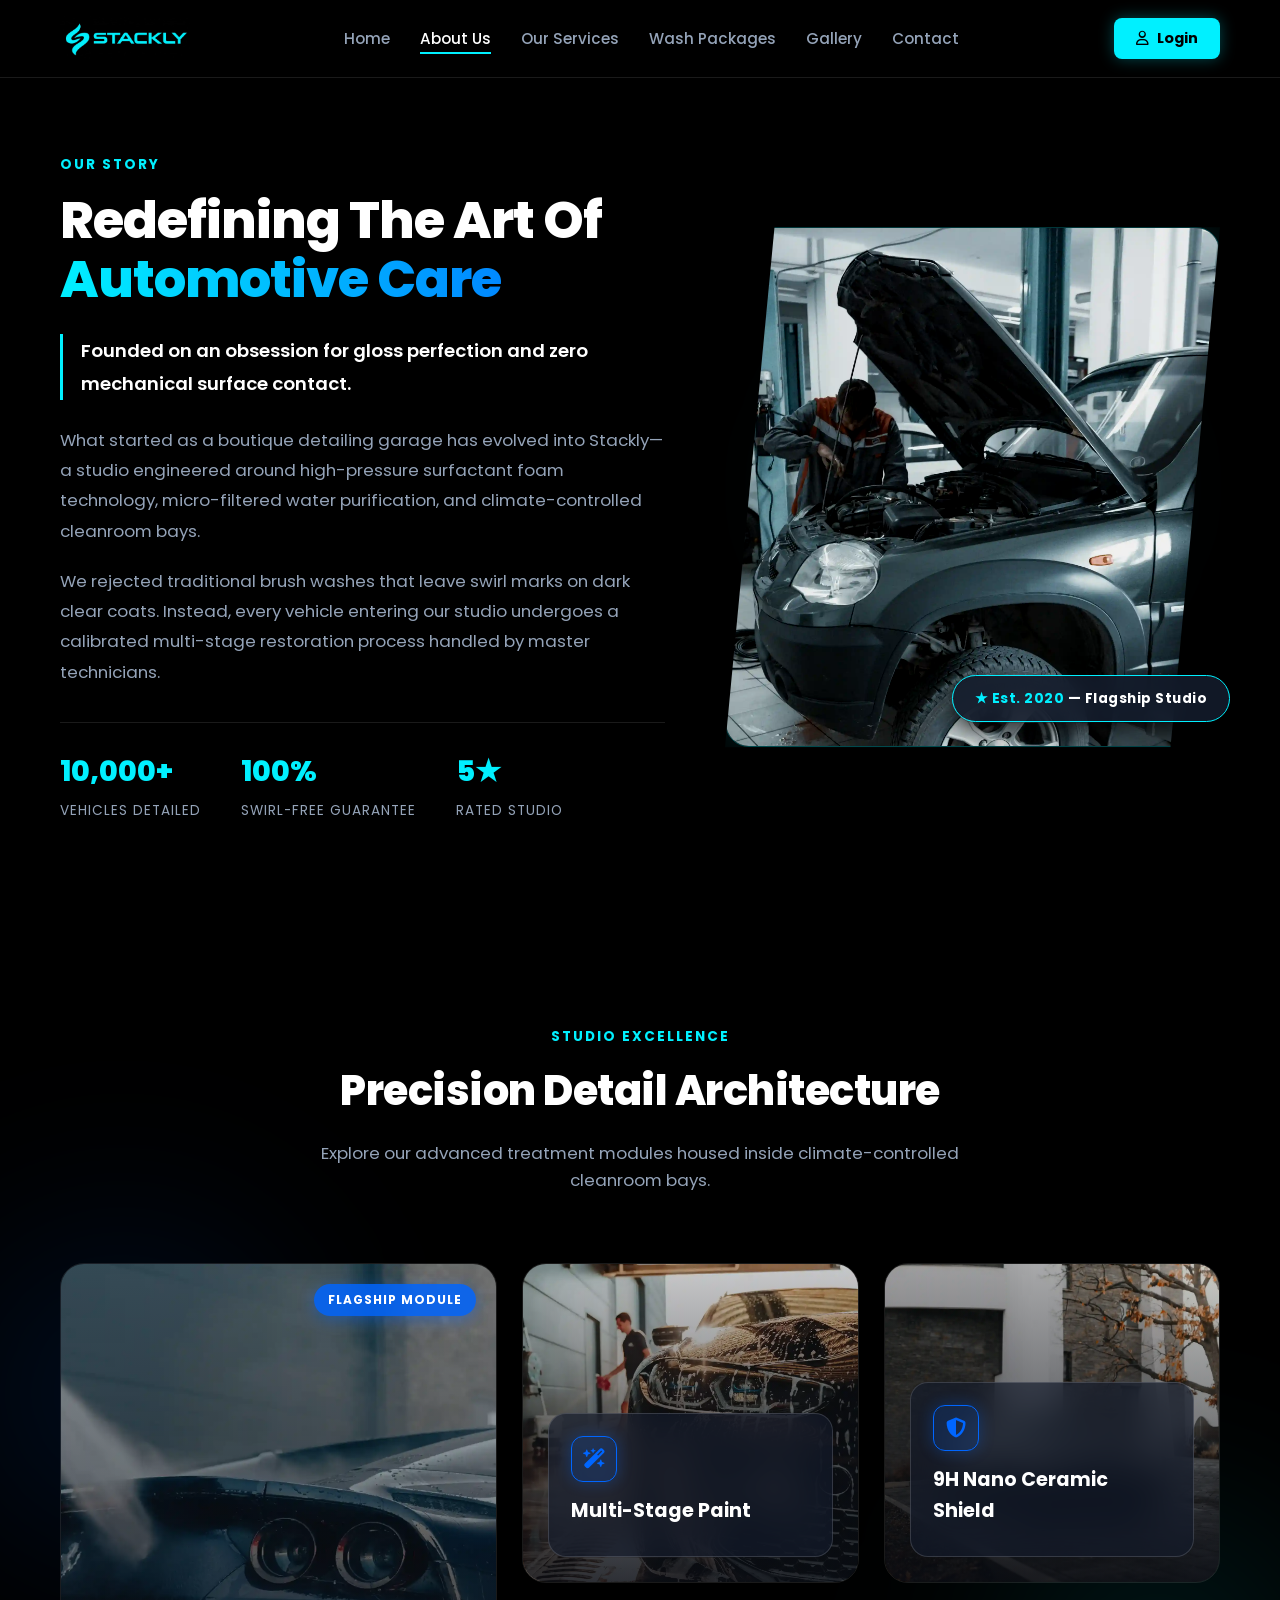
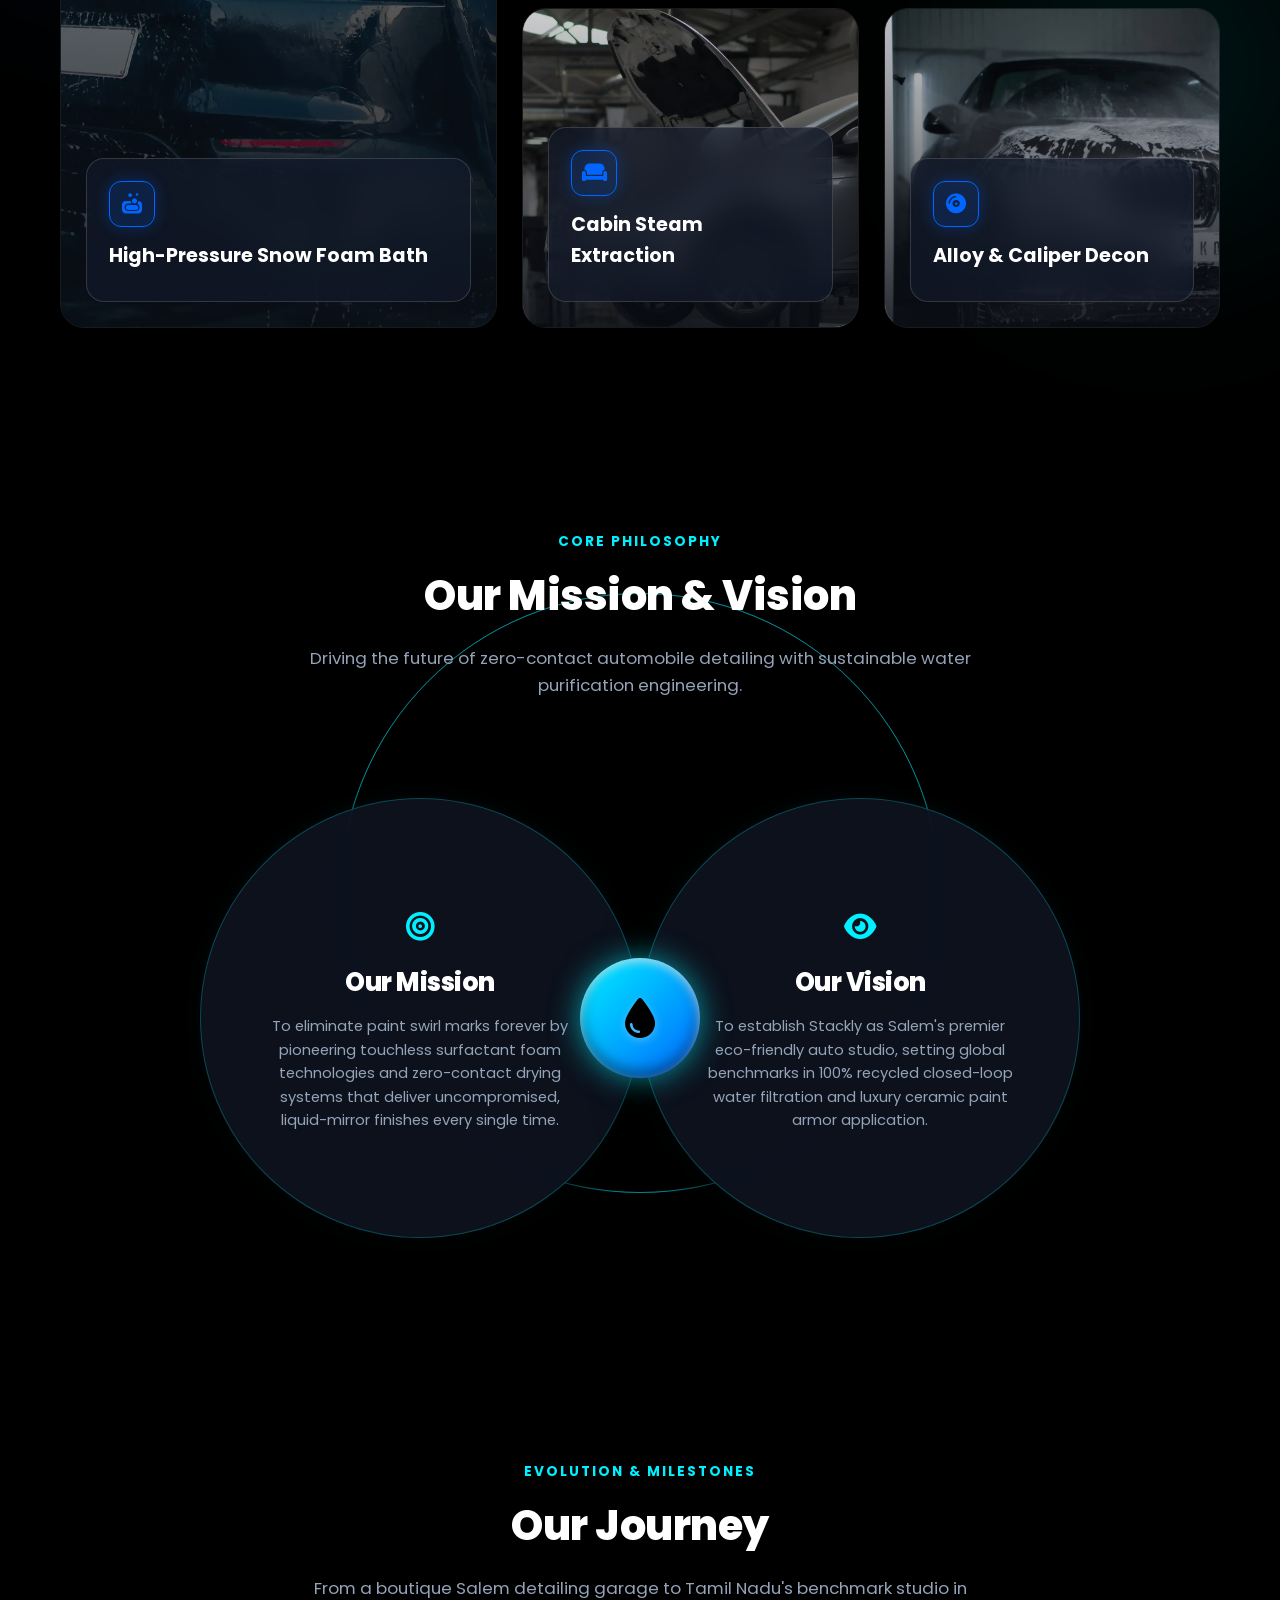
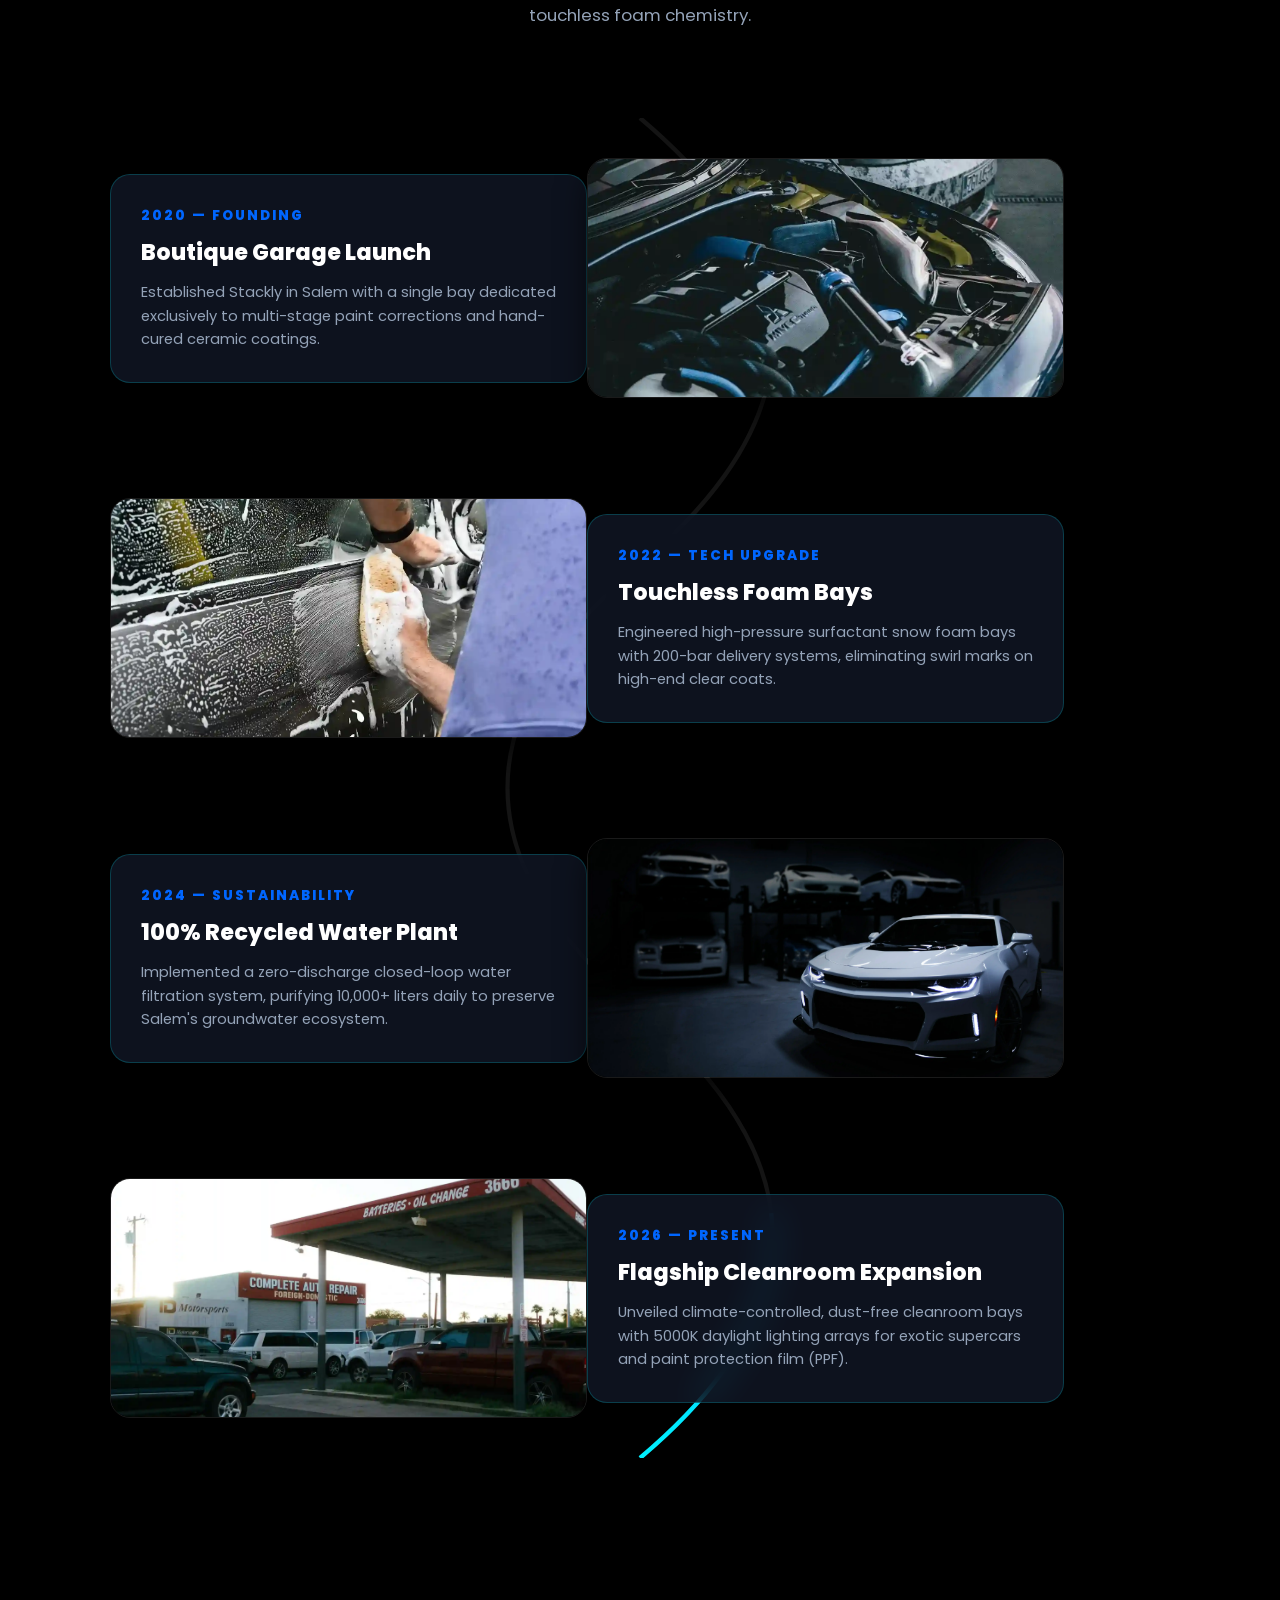
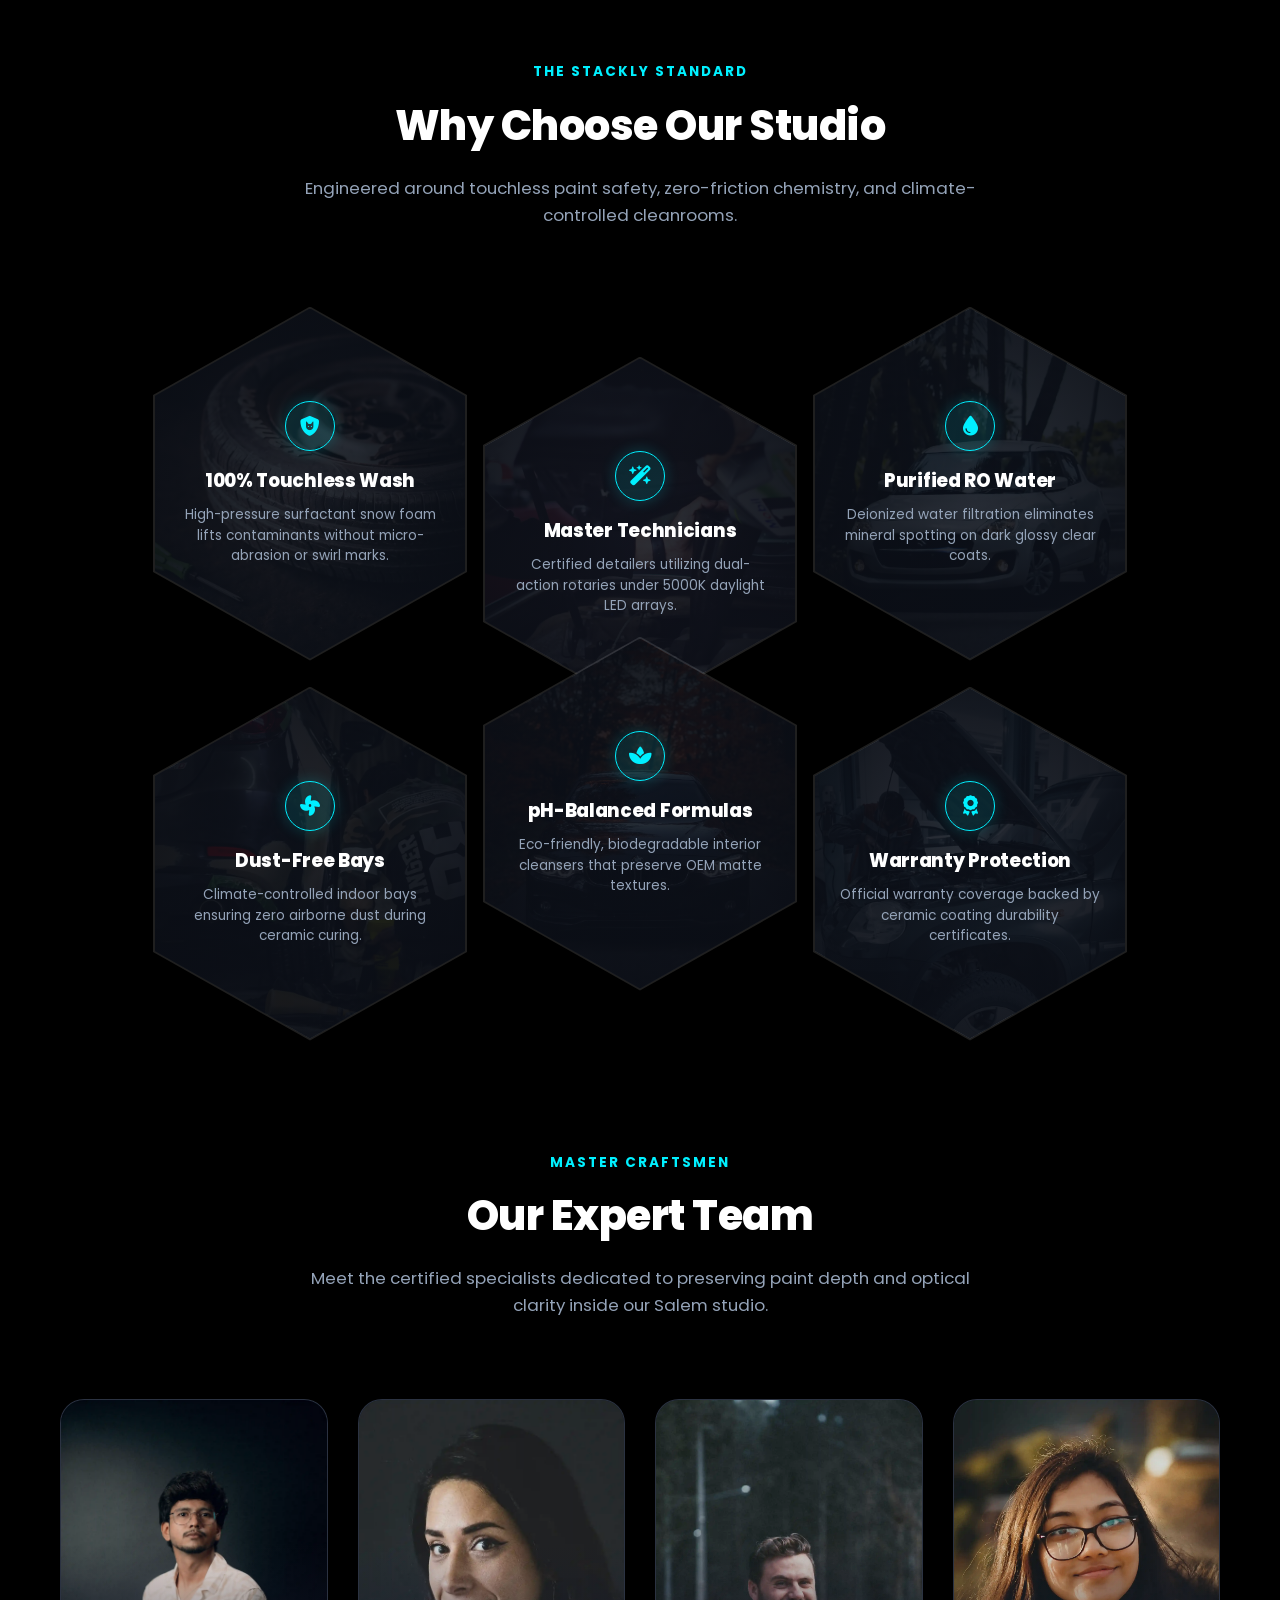
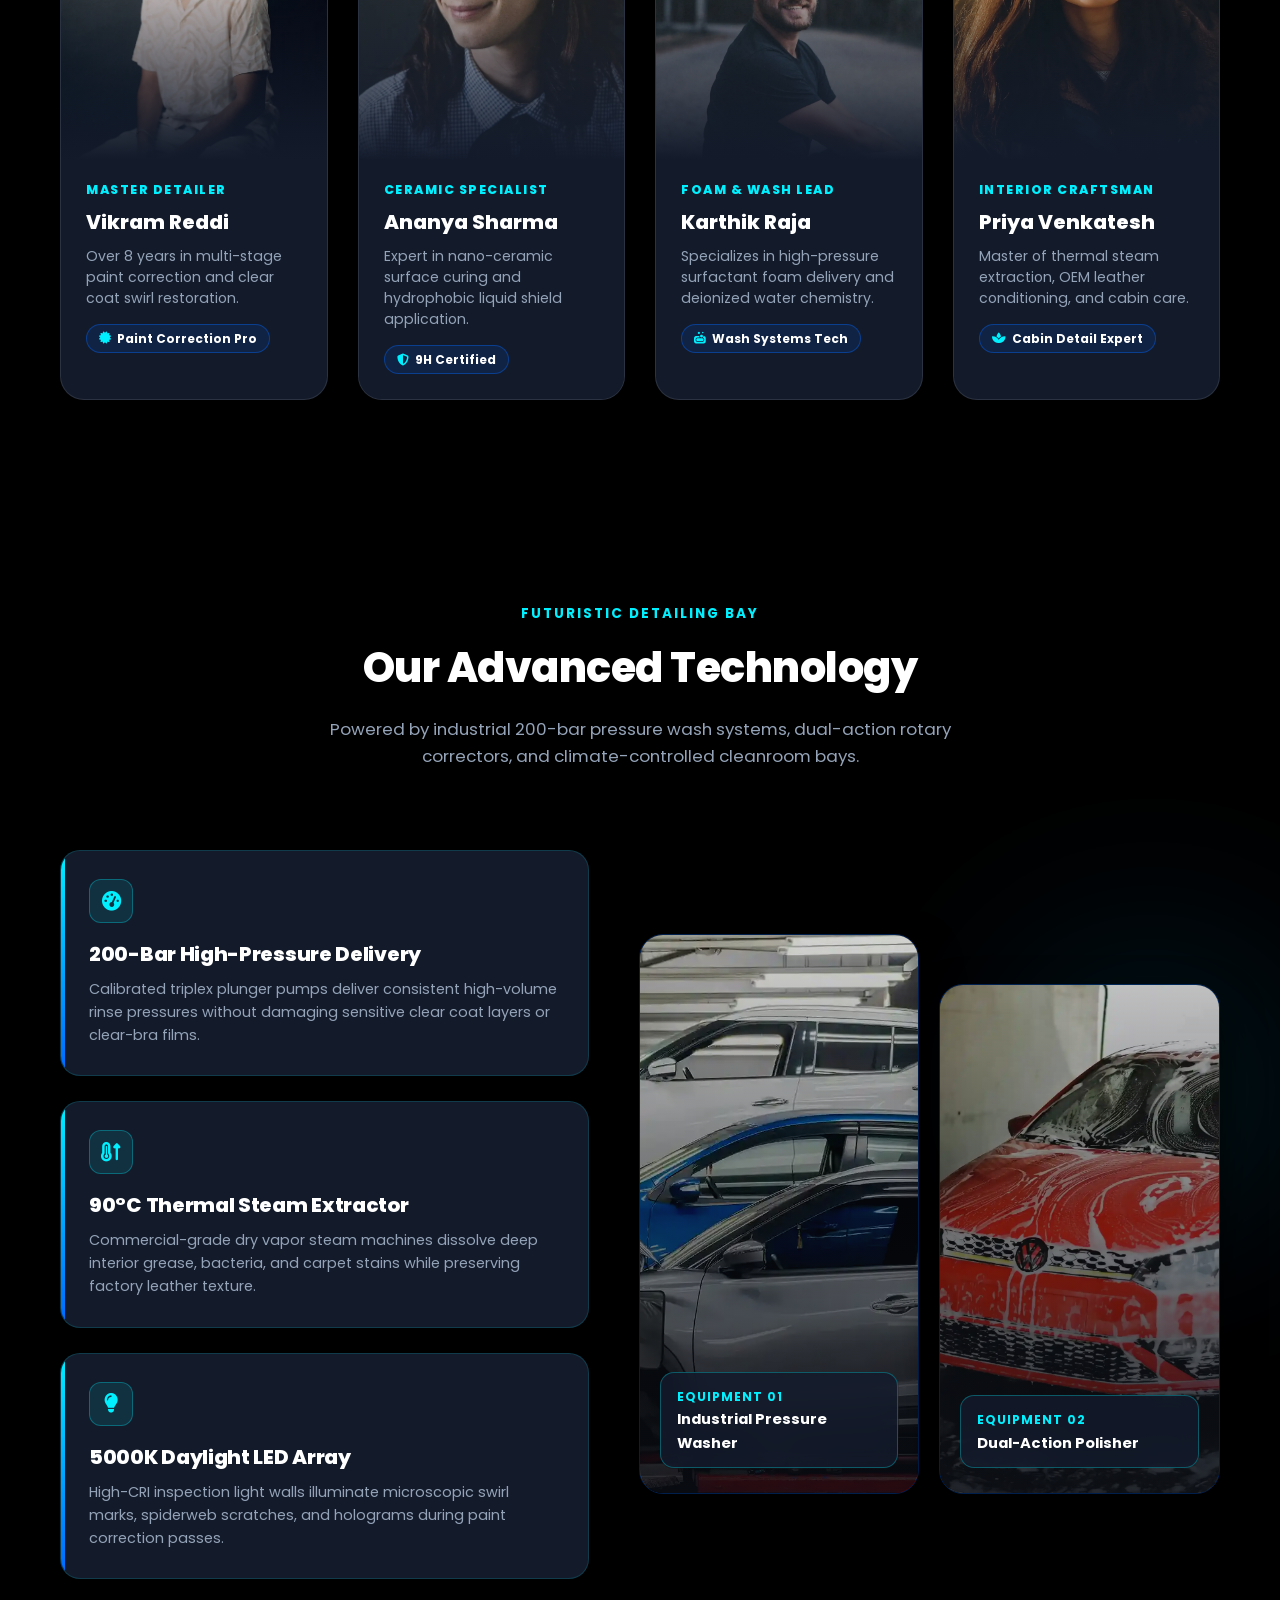
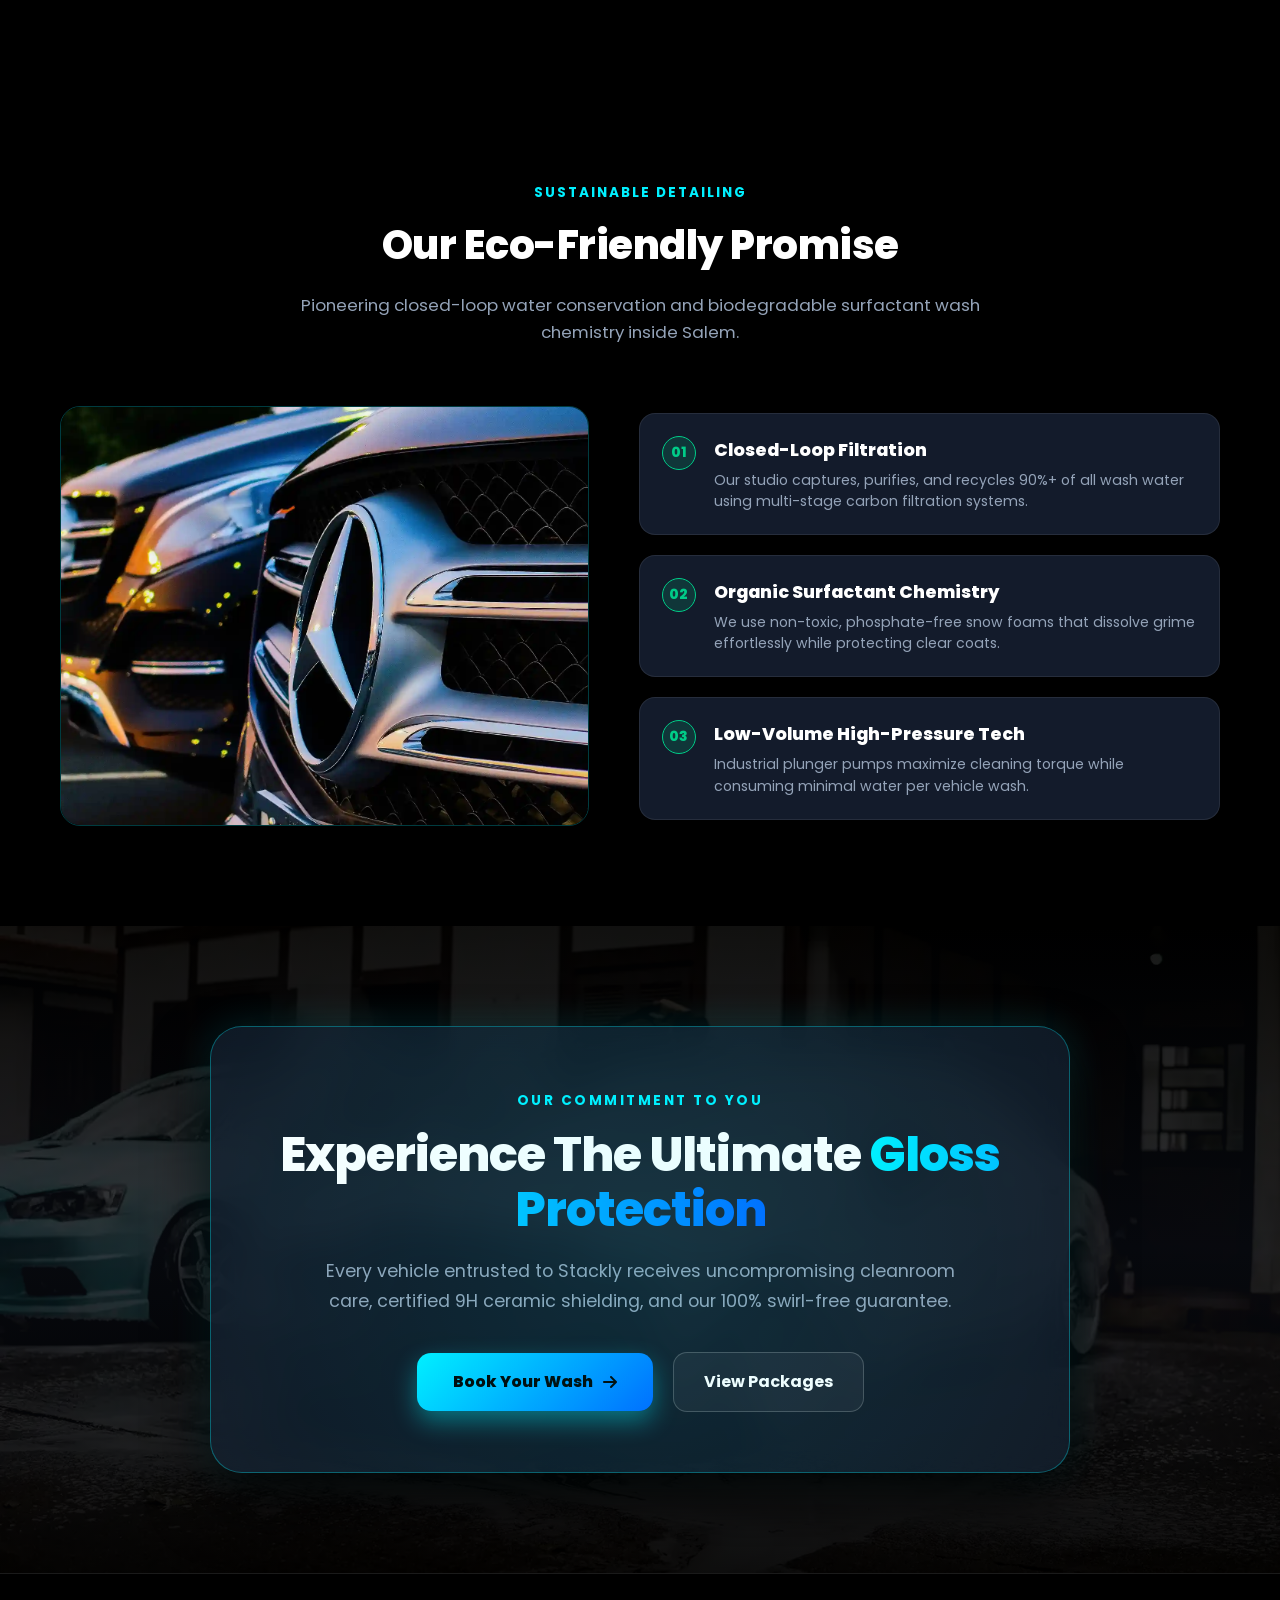
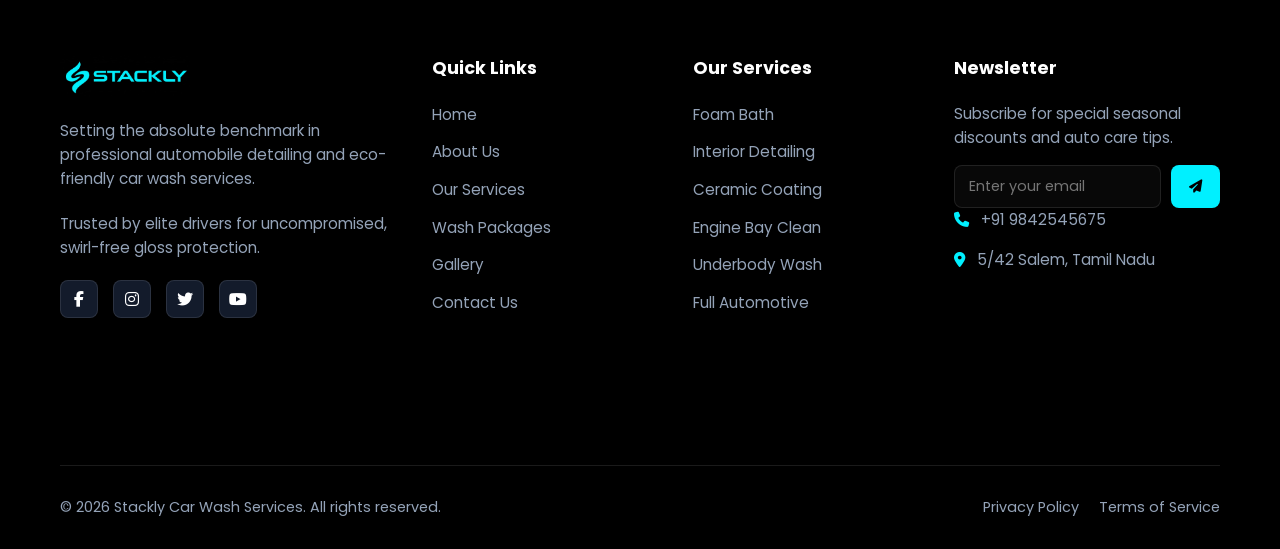
<file: about us.html>
<!DOCTYPE html>
<html lang="en">
<head>
    <meta charset="UTF-8">
    <meta name="viewport" content="width=device-width, initial-scale=1.0, maximum-scale=1.0, user-scalable=no">
    <title>Stackly | Premium Car Wash & Detailing Services</title>
    <!-- Google Fonts: Poppins -->
    <link href="https://fonts.googleapis.com/css2?family=Poppins:wght@300;400;500;600;700;800&display=swap" rel="stylesheet">
    <!-- FontAwesome for Icons -->
    <link rel="stylesheet" href="https://cdnjs.cloudflare.com/ajax/libs/font-awesome/6.4.0/css/all.min.css">
    <!-- Custom Stylesheet -->
    <link rel="stylesheet" href="style.css">
</head>
<body>

    <!-- Header / Navigation -->
    <header class="header" id="header">
        <div class="nav-container">
            <!-- Left: Logo -->
            <a href="./index.html" class="logo">
                <img src="./logo.webp" alt="Stackly Logo" class="custom-logo" onerror="this.style.display='none'; document.getElementById('fallback-logo').style.display='flex';">
                <div class="logo-icon" id="fallback-logo" style="display:none;">
                    <i class="fa-solid fa-droplet"></i>
                </div>
                
            </a>

            <!-- Center/Mobile Drawer Navigation Menu -->
            <nav class="nav-menu" id="navMenu">
                <ul>
                    <li><a href="./index.html" class="nav-link ">Home</a></li>
                    <li><a href="./about us.html" class="nav-link active">About Us</a></li>
                    <li><a href="./our services.html" class="nav-link">Our Services</a></li>
                    <li><a href="./washpackages.html" class="nav-link">Wash Packages</a></li>
                    <li><a href="./gallery.html" class="nav-link">Gallery</a></li>
                    <li><a href="./contact.html" class="nav-link">Contact</a></li>
                </ul>
                <div class="mobile-login-wrapper">
                    <a href="login.html" class="btn btn-login-cyan btn-block"><i class="fa-regular fa-user"></i> Login to Dashboard</a>
                </div>
            </nav>

            <!-- Right: Cyan Login Button & Hamburger Toggle -->
            <div class="nav-right">
                <a href="login.html" class="btn-login-cyan desktop-only">
                    <i class="fa-regular fa-user"></i> Login
                </a>
                <button class="hamburger" id="hamburger" aria-label="Toggle Menu">
                    <span></span>
                    <span></span>
                    <span></span>
                </button>
            </div>
        </div>
    </header>

<!-- ==========================================
     ABOUT US HERO: OUR STORY (HTML & CSS)
     ========================================== -->
<style>
    .about-hero-section {
        padding: 100px 0 100px;
        background-color: #000000;
        position: relative;
        font-family: system-ui, -apple-system, sans-serif;
        overflow: hidden;
    }

    .about-hero-container {
        max-width: 1200px;
        margin: 0 auto;
        padding: 0 20px;
    }

    /* Asymmetrical Split Screen (Text vs Masked Image) */
    .about-hero-grid {
        display: grid;
        grid-template-columns: 1.1fr 0.9fr;
        gap: 60px;
        align-items: center;
    }

    /* Left Narrative Column */
    .about-story-content {
        position: relative;
        z-index: 2;
    }

    .about-sub {
        color: #00f0ff;
        text-transform: uppercase;
        font-size: 0.85rem;
        font-weight: 700;
        letter-spacing: 2px;
        margin-bottom: 15px;
        display: inline-block;
    }

    .about-story-content h1 {
        font-size: 3.2rem;
        font-weight: 800;
        color: #ffffff;
        line-height: 1.15;
        margin-bottom: 25px;
        letter-spacing: -1px;
    }

    .about-story-content h1 span {
        color: #00f0ff;
        background: linear-gradient(90deg, #00f0ff 0%, #0088ff 100%);
        -webkit-background-clip: text;
        -webkit-text-fill-color: transparent;
    }

    .about-story-content p {
        color: #94a3b8;
        font-size: 1.05rem;
        line-height: 1.8;
        margin-bottom: 20px;
    }

    .about-story-content p.highlight {
        color: #ffffff;
        font-size: 1.15rem;
        font-weight: 600;
        border-left: 3px solid #00f0ff;
        padding-left: 18px;
        margin: 25px 0;
    }

    .about-stats-row {
        display: flex;
        gap: 40px;
        margin-top: 35px;
        padding-top: 25px;
        border-top: 1px solid rgba(255, 255, 255, 0.1);
    }

    .about-stat-item h3 {
        color: #00f0ff;
        font-size: 1.8rem;
        font-weight: 800;
        margin: 0 0 5px 0;
    }

    .about-stat-item p {
        color: #94a3b8;
        font-size: 0.85rem;
        text-transform: uppercase;
        letter-spacing: 1px;
        margin: 0;
    }

    /* Right Column: Diagonal Image Mask Frame */
    .about-mask-wrapper {
        position: relative;
        width: 100%;
        height: 520px;
        display: flex;
        align-items: center;
        justify-content: center;
    }

    /* Diagonal Mask Effect */
    .about-mask-frame {
        width: 100%;
        height: 100%;
        border-radius: 24px;
        overflow: hidden;
        position: relative;
        /* Diagonal polygon cut/mask reveal */
        clip-path: polygon(10% 0, 100% 0, 90% 100%, 0% 100%);
        border: 1px solid rgba(0, 240, 255, 0.3);
        box-shadow: 0 0 40px rgba(0, 240, 255, 0.15);
        transition: clip-path 0.6s cubic-bezier(0.16, 1, 0.3, 1), transform 0.6s ease;
    }

    .about-mask-frame:hover {
        /* Slightly expands the diagonal angle on hover */
        clip-path: polygon(0% 0, 100% 0, 100% 100%, 0% 100%);
        transform: scale(1.02);
    }

    .about-mask-frame img {
        width: 100%;
        height: 100%;
        object-fit: cover;
        object-position: center;
        filter: brightness(0.9) contrast(1.1);
        transition: transform 0.8s ease;
    }

    .about-mask-frame:hover img {
        transform: scale(1.08);
    }

    /* Ambient Cyan Glow Behind Diagonal Mask Frame */
    .about-mask-wrapper::before {
        content: '';
        position: absolute;
        width: 80%;
        height: 80%;
        background: radial-gradient(circle, rgba(0, 240, 255, 0.25) 0%, transparent 70%);
        top: 10%;
        left: 10%;
        z-index: 0;
        filter: blur(40px);
        pointer-events: none;
    }

    /* Floating Badge Overlay */
    .about-floating-badge {
        position: absolute;
        bottom: 25px;
        right: -10px;
        z-index: 3;
        background: rgba(19, 27, 43, 0.9);
        backdrop-filter: blur(12px);
        border: 1px solid #00f0ff;
        padding: 12px 22px;
        border-radius: 50px;
        box-shadow: 0 10px 25px rgba(0, 0, 0, 0.8);
    }

    .about-floating-badge p {
        color: #ffffff;
        font-size: 0.85rem;
        font-weight: 700;
        margin: 0;
        letter-spacing: 0.5px;
    }

    .about-floating-badge span {
        color: #00f0ff;
    }

    /* Responsive adjustments */
    @media (max-width: 968px) {
        .about-hero-grid {
            grid-template-columns: 1fr;
            gap: 40px;
        }
        .about-story-content h1 {
            font-size: 2.5rem;
        }
        .about-mask-wrapper {
            height: 380px;
        }
        .about-mask-frame {
            /* Standard shape on mobile screens */
            clip-path: polygon(0 0, 100% 0, 100% 100%, 0 100%);
        }
        .about-floating-badge {
            right: 10px;
            bottom: 15px;
        }
    }
    /* ==========================================
   ABOUT HERO SECTION: MOBILE RESPONSIVE STYLES
   ========================================== */

@media (max-width: 968px) {
    /* Prevent Section Overflow */
    .about-hero-section {
        padding: 60px 0 60px !important;
        overflow-x: hidden !important;
        width: 100% !important;
    }

    .about-hero-container {
        padding: 0 16px !important;
        width: 100% !important;
        box-sizing: border-box !important;
    }

    .about-hero-grid {
        grid-template-columns: 1fr !important;
        gap: 35px !important;
    }

    /* Left Narrative Column Mobile Alignment */
    .about-story-content {
        text-align: left !important;
    }

    .about-sub {
        font-size: 0.8rem !important;
        letter-spacing: 1.5px !important;
        margin-bottom: 10px !important;
    }

    .about-story-content h1 {
        font-size: 2.2rem !important;
        line-height: 1.2 !important;
        margin-bottom: 18px !important;
        letter-spacing: -0.5px !important;
    }

    .about-story-content p {
        font-size: 0.95rem !important;
        line-height: 1.65 !important;
        margin-bottom: 16px !important;
    }

    .about-story-content p.highlight {
        font-size: 1.05rem !important;
        line-height: 1.5 !important;
        padding-left: 14px !important;
        border-left-width: 3px !important;
        margin: 20px 0 !important;
    }

    /* Stats Row Mobile Grid */
    .about-stats-row {
        display: grid !important;
        grid-template-columns: repeat(3, 1fr) !important;
        gap: 12px !important;
        margin-top: 25px !important;
        padding-top: 20px !important;
    }

    .about-stat-item {
        text-align: center !important;
    }

    .about-stat-item h3 {
        font-size: 1.45rem !important;
        margin-bottom: 2px !important;
    }

    .about-stat-item p {
        font-size: 0.7rem !important;
        letter-spacing: 0.5px !important;
    }

    /* Right Column: Masked Frame Mobile Adjustments */
    .about-mask-wrapper {
        height: 320px !important;
        width: 100% !important;
        margin-top: 10px !important;
    }

    .about-mask-frame {
        clip-path: polygon(0 0, 100% 0, 100% 100%, 0 100%) !important;
        border-radius: 18px !important;
    }

    /* Fix Floating Badge Position on Mobile */
    .about-floating-badge {
        right: 12px !important;
        bottom: 15px !important;
        padding: 8px 16px !important;
        border-radius: 30px !important;
        box-shadow: 0 8px 20px rgba(0, 0, 0, 0.9) !important;
    }

    .about-floating-badge p {
        font-size: 0.78rem !important;
    }
}

/* Extra Small Mobile Devices (< 480px) */
@media (max-width: 480px) {
    .about-hero-section {
        padding: 45px 0 50px !important;
    }

    .about-story-content h1 {
        font-size: 1.85rem !important;
    }

    .about-mask-wrapper {
        height: 260px !important;
    }

    .about-stats-row {
        grid-template-columns: repeat(3, 1fr) !important;
        gap: 8px !important;
    }

    .about-stat-item h3 {
        font-size: 1.25rem !important;
    }

    .about-stat-item p {
        font-size: 0.65rem !important;
    }
}
</style>

<section class="about-hero-section">
  <br>
  <br>  <div class="about-hero-container">
        <div class="about-hero-grid">
            
            <!-- Left Narrative Column -->
           
            <div class="about-story-content">
                <span class="about-sub">Our Story</span>
                <h1>Redefining The Art Of <span>Automotive Care</span></h1>
                
                <p class="highlight">Founded on an obsession for gloss perfection and zero mechanical surface contact.</p>
                
                <p>What started as a boutique detailing garage has evolved into Stackly—a studio engineered around high-pressure surfactant foam technology, micro-filtered water purification, and climate-controlled cleanroom bays.</p>
                
                <p>We rejected traditional brush washes that leave swirl marks on dark clear coats. Instead, every vehicle entering our studio undergoes a calibrated multi-stage restoration process handled by master technicians.</p>

                <!-- Key Performance Stats -->
                <div class="about-stats-row">
                    <div class="about-stat-item">
                        <h3>10,000+</h3>
                        <p>Vehicles Detailed</p>
                    </div>
                    <div class="about-stat-item">
                        <h3>100%</h3>
                        <p>Swirl-Free Guarantee</p>
                    </div>
                    <div class="about-stat-item">
                        <h3>5★</h3>
                        <p>Rated Studio</p>
                    </div>
                </div>
            </div>

            <!-- Right Column: Diagonal Image Mask Reveal -->
            <div class="about-mask-wrapper">
                <div class="about-mask-frame">
                    <img src="./1 (30)_16_11zon.webp" alt="Stackly Studio Detail Bay">
                </div>
                
                <!-- Floating Glow Badge -->
                <div class="about-floating-badge">
                    <p><span>★ Est. 2020</span> — Flagship Studio</p>
                </div>
            </div>

        </div>
    </div>
</section>
<!-- ==========================================
     OVERLAPPING BENTO GRID WITH GLASSMORPHISM & UNION BLUE ICONS
     ========================================== -->
<style>
    .glass-bento-section {
        padding: 100px 0;
        background-color: #000000;
        position: relative;
        font-family: system-ui, -apple-system, sans-serif;
        overflow: hidden;
    }

    /* Ambient background glow elements */
    .glass-bento-section::before {
        content: '';
        position: absolute;
        top: 20%;
        left: -10%;
        width: 500px;
        height: 500px;
        background: radial-gradient(circle, rgba(0, 102, 255, 0.15) 0%, transparent 70%);
        filter: blur(80px);
        pointer-events: none;
    }

    .glass-bento-section::after {
        content: '';
        position: absolute;
        bottom: 10%;
        right: -10%;
        width: 500px;
        height: 500px;
        background: radial-gradient(circle, rgba(0, 240, 255, 0.12) 0%, transparent 70%);
        filter: blur(80px);
        pointer-events: none;
    }

    .bento-container {
        max-width: 1200px;
        margin: 0 auto;
        padding: 0 20px;
        position: relative;
        z-index: 2;
    }

    .bento-header {
        text-align: center;
        max-width: 700px;
        margin: 0 auto 70px;
    }

    .bento-sub {
        color: #00f0ff;
        text-transform: uppercase;
        font-size: 0.85rem;
        font-weight: 700;
        letter-spacing: 2px;
        margin-bottom: 10px;
        display: inline-block;
    }

    .bento-header h2 {
        font-size: 2.6rem;
        font-weight: 800;
        color: #ffffff;
        margin-bottom: 15px;
        letter-spacing: -0.5px;
    }

    .bento-header p {
        color: #94a3b8;
        font-size: 1.05rem;
        line-height: 1.6;
    }

    /* Asymmetrical Bento Grid with Overlapping Elements */
    .bento-grid {
        display: grid;
        grid-template-columns: 1.3fr 1fr 1fr;
        grid-template-rows: repeat(2, 320px);
        gap: 25px;
        position: relative;
    }

    /* Shared Bento Card Base */
    .bento-card {
        border-radius: 24px;
        position: relative;
        overflow: hidden;
        border: 1px solid rgba(255, 255, 255, 0.1);
        transition: transform 0.4s ease, border-color 0.4s ease, box-shadow 0.4s ease;
    }

    .bento-card:hover {
        transform: translateY(-6px);
        border-color: rgba(0, 102, 255, 0.6);
        box-shadow: 0 15px 35px rgba(0, 102, 255, 0.2);
    }

    /* Card 1: Large Featured Span (Spans 2 Rows) */
    .bento-card-large {
        grid-column: 1 / 2;
        grid-row: 1 / 3;
    }

    /* Background Image Container */
    .bento-img-bg {
        position: absolute;
        inset: 0;
        width: 100%;
        height: 100%;
        object-fit: cover;
        object-position: center;
        transition: transform 0.6s ease;
    }

    .bento-card:hover .bento-img-bg {
        transform: scale(1.07);
    }

    /* Dark Overlay for Readability */
    .bento-overlay {
        position: absolute;
        inset: 0;
        background: linear-gradient(180deg, rgba(10, 13, 20, 0.2) 0%, rgba(10, 13, 20, 0.85) 100%);
        z-index: 1;
    }

    /* Floating Glassmorphism Cards */
    .glass-card-float {
        position: absolute;
        bottom: 25px;
        left: 25px;
        right: 25px;
        z-index: 2;
        background: rgba(19, 27, 43, 0.65);
        backdrop-filter: blur(16px);
        -webkit-backdrop-filter: blur(16px);
        border: 1px solid rgba(255, 255, 255, 0.15);
        border-radius: 18px;
        padding: 22px;
        transition: border-color 0.3s ease, background 0.3s ease;
    }

    .bento-card:hover .glass-card-float {
        border-color: rgba(0, 240, 255, 0.4);
        background: rgba(19, 27, 43, 0.8);
    }

    /* Union Blue Icon Styling */
    .union-blue-icon {
        width: 46px;
        height: 46px;
        background: rgba(0, 102, 255, 0.15);
        border: 1px solid #0066ff;
        color: #0066ff;
        border-radius: 12px;
        display: flex;
        align-items: center;
        justify-content: center;
        font-size: 1.25rem;
        margin-bottom: 14px;
        box-shadow: 0 0 15px rgba(0, 102, 255, 0.3);
    }

    .glass-card-float h3 {
        color: #ffffff;
        font-size: 1.2rem;
        font-weight: 700;
        margin: 0 0 8px 0;
    }

    .glass-card-float p {
        color: #94a3b8;
        font-size: 0.88rem;
        line-height: 1.5;
        margin: 0;
    }

    /* Overlapping Badge Pill */
    .overlap-badge {
        position: absolute;
        top: 20px;
        right: 20px;
        z-index: 3;
        background: rgba(0, 102, 255, 0.85);
        backdrop-filter: blur(8px);
        color: #ffffff;
        padding: 6px 14px;
        border-radius: 30px;
        font-size: 0.75rem;
        font-weight: 700;
        letter-spacing: 1px;
        text-transform: uppercase;
        box-shadow: 0 4px 15px rgba(0, 102, 255, 0.4);
    }

    /* Responsive adjustments */
    @media (max-width: 968px) {
        .bento-grid {
            grid-template-columns: 1fr 1fr;
            grid-template-rows: auto;
        }
        .bento-card-large {
            grid-column: 1 / -1;
            grid-row: auto;
            height: 400px;
        }
        .bento-card {
            height: 300px;
        }
    }

    @media (max-width: 600px) {
        .bento-grid {
            grid-template-columns: 1fr;
        }
    }
</style>

<section class="glass-bento-section">
    <div class="bento-container">
        <!-- Section Header -->
        <div class="bento-header">
            <span class="bento-sub">Studio Excellence</span>
            <h2>Precision Detail Architecture</h2>
            <p>Explore our advanced treatment modules housed inside climate-controlled cleanroom bays.</p>
        </div>

        <!-- Bento Grid Wrapper -->
        <div class="bento-grid">
            
            <!-- Bento Item 1 (Tall Left Feature Card) -->
            <div class="bento-card bento-card-large">
                <span class="overlap-badge">Flagship Module</span>
                <img src="./1 (31)_17_11zon.webp" class="bento-img-bg" alt="Touchless Snow Foam Bath">
                <div class="bento-overlay"></div>
                <div class="glass-card-float">
                    <div class="union-blue-icon">
                        <i class="fa-solid fa-soap"></i>
                    </div>
                    <h3>High-Pressure Snow Foam Bath</h3>
                   
                </div>
            </div>

            <!-- Bento Item 2 (Top Middle) -->
            <div class="bento-card">
                <img src="./1 (32)_18_11zon.webp" class="bento-img-bg" alt="Paint Correction">
                <div class="bento-overlay"></div>
                <div class="glass-card-float">
                    <div class="union-blue-icon">
                        <i class="fa-solid fa-wand-magic-sparkles"></i>
                    </div>
                    <h3>Multi-Stage Paint </h3>
                 
                </div>
            </div>

            <!-- Bento Item 3 (Top Right) -->
            <div class="bento-card">
                <img src="./1 (33)_19_11zon.webp" class="bento-img-bg" alt="Ceramic Coating">
                <div class="bento-overlay"></div>
                <div class="glass-card-float">
                    <div class="union-blue-icon">
                        <i class="fa-solid fa-shield-halved"></i>
                    </div>
                    <h3>9H Nano Ceramic Shield</h3>
                    
                </div>
            </div>

            <!-- Bento Item 4 (Bottom Middle) -->
            <div class="bento-card">
                <img src="./1 (34)_20_11zon.webp" class="bento-img-bg" alt="Interior Detail">
                <div class="bento-overlay"></div>
                <div class="glass-card-float">
                    <div class="union-blue-icon">
                        <i class="fa-solid fa-couch"></i>
                    </div>
                    <h3>Cabin Steam Extraction</h3>
                   
                </div>
            </div>

            <!-- Bento Item 5 (Bottom Right) -->
            <div class="bento-card">
                <img src="./1 (35)_21_11zon.webp" class="bento-img-bg" alt="Wheel & Brake Cleaning">
                <div class="bento-overlay"></div>
                <div class="glass-card-float">
                    <div class="union-blue-icon">
                        <i class="fa-solid fa-compact-disc"></i>
                    </div>
                    <h3>Alloy &amp; Caliper Decon</h3>
                   
                </div>
            </div>

        </div>
    </div>
</section>
<!-- ==========================================
     MISSION & VISION: CIRCULAR RIPPLE SECTION (HTML & CSS)
     ========================================== -->
<style>
    .mission-section {
        padding: 100px 0;
        background-color: #000000;
        position: relative;
        font-family: system-ui, -apple-system, sans-serif;
        overflow: hidden;
    }

    /* Ambient Animated Water Ripple Rings in Center Background */
    .ripple-background {
        position: absolute;
        top: 50%;
        left: 50%;
        transform: translate(-50%, -50%);
        width: 600px;
        height: 600px;
        pointer-events: none;
        z-index: 1;
    }

    .ripple-ring {
        position: absolute;
        inset: 0;
        border: 1px solid rgba(0, 240, 255, 0.25);
        border-radius: 50%;
        animation: rippleExpand 4s infinite linear;
    }

    .ripple-ring:nth-child(2) { animation-delay: 1.3s; }
    .ripple-ring:nth-child(3) { animation-delay: 2.6s; }

    @keyframes rippleExpand {
        0% {
            transform: scale(0.3);
            opacity: 0.8;
            border-color: rgba(0, 240, 255, 0.6);
        }
        50% {
            border-color: rgba(0, 102, 255, 0.4);
        }
        100% {
            transform: scale(1.4);
            opacity: 0;
            border-color: rgba(0, 240, 255, 0);
        }
    }

    .mission-container {
        max-width: 1100px;
        margin: 0 auto;
        padding: 0 20px;
        position: relative;
        z-index: 2;
    }

    .mission-header {
        text-align: center;
        max-width: 700px;
        margin: 0 auto 80px;
    }

    .mission-sub {
        color: #00f0ff;
        text-transform: uppercase;
        font-size: 0.85rem;
        font-weight: 700;
        letter-spacing: 2px;
        margin-bottom: 10px;
        display: inline-block;
    }

    .mission-header h2 {
        font-size: 2.6rem;
        font-weight: 800;
        color: #ffffff;
        margin-bottom: 15px;
        letter-spacing: -0.5px;
    }

    .mission-header p {
        color: #94a3b8;
        font-size: 1.05rem;
        line-height: 1.6;
    }

    /* Overlapping Circular Grid Wrapper */
    .circular-overlap-wrapper {
        display: flex;
        justify-content: center;
        align-items: center;
        position: relative;
        min-height: 480px;
    }

    /* Circular Cards */
    .circle-card {
        width: 440px;
        height: 440px;
        border-radius: 50%;
        background: rgba(19, 27, 43, 0.65);
        backdrop-filter: blur(20px);
        -webkit-backdrop-filter: blur(20px);
        border: 1px solid rgba(0, 240, 255, 0.25);
        padding: 60px;
        display: flex;
        flex-direction: column;
        justify-content: center;
        text-align: center;
        box-shadow: 0 20px 50px rgba(0, 0, 0, 0.8), 0 0 30px rgba(0, 240, 255, 0.05);
        transition: transform 0.5s cubic-bezier(0.16, 1, 0.3, 1), border-color 0.4s ease, box-shadow 0.4s ease;
        position: relative;
        z-index: 2;
    }

    /* Left Card Position (Mission) */
    .circle-card-mission {
        margin-right: -60px; /* Overlap effect */
    }

    /* Right Card Position (Vision) */
    .circle-card-vision {
        margin-left: -60px; /* Overlap effect */
    }

    .circle-card:hover {
        transform: translateY(-10px) scale(1.03);
        border-color: #00f0ff;
        box-shadow: 0 25px 60px rgba(0, 0, 0, 0.9), 0 0 40px rgba(0, 240, 255, 0.2);
        z-index: 4;
    }

    /* Glowing 3D Central Emblem */
    .center-3d-emblem {
        width: 120px;
        height: 120px;
        border-radius: 50%;
        background: linear-gradient(135deg, #00f0ff 0%, #0066ff 100%);
        display: flex;
        align-items: center;
        justify-content: center;
        position: relative;
        z-index: 5; /* Sits on top of the intersection */
        box-shadow: 
            0 0 30px rgba(0, 240, 255, 0.6),
            inset 0 4px 10px rgba(255, 255, 255, 0.6),
            inset 0 -6px 15px rgba(0, 0, 0, 0.5);
        animation: float3D 4s ease-in-out infinite;
        flex-shrink: 0;
    }

    @keyframes float3D {
        0%, 100% {
            transform: translateY(0) rotate(0deg);
            box-shadow: 0 0 30px rgba(0, 240, 255, 0.6), inset 0 4px 10px rgba(255, 255, 255, 0.6), inset 0 -6px 15px rgba(0, 0, 0, 0.5);
        }
        50% {
            transform: translateY(-12px) rotate(5deg);
            box-shadow: 0 15px 40px rgba(0, 240, 255, 0.8), inset 0 4px 10px rgba(255, 255, 255, 0.8), inset 0 -6px 15px rgba(0, 0, 0, 0.5);
        }
    }

    .center-3d-emblem i {
        font-size: 2.5rem;
        color: #000000;
        filter: drop-shadow(0 2px 4px rgba(255, 255, 255, 0.3));
    }

    /* Card Content Typography */
    .circle-card-icon {
        font-size: 1.8rem;
        color: #00f0ff;
        margin-bottom: 12px;
    }

    .circle-card h3 {
        color: #ffffff;
        font-size: 1.6rem;
        font-weight: 800;
        margin: 0 0 12px 0;
        letter-spacing: -0.5px;
    }

    .circle-card p {
        color: #94a3b8;
        font-size: 0.92rem;
        line-height: 1.6;
        margin: 0;
    }

    /* Responsive Adjustments */
    @media (max-width: 900px) {
        .circular-overlap-wrapper {
            flex-direction: column;
            gap: 30px;
        }
        .circle-card-mission,
        .circle-card-vision {
            margin: 0;
            width: 100%;
            max-width: 380px;
            height: 380px;
            border-radius: 30px; /* Converts gracefully on mobile screens */
            padding: 40px 25px;
        }
        .center-3d-emblem {
            margin: -20px 0;
        }
        .ripple-background {
            width: 350px;
            height: 350px;
        }
    }
</style>

<section class="mission-section">
    <!-- Animated Water Ripple Effects in Background -->
    <div class="ripple-background">
        <div class="ripple-ring"></div>
        <div class="ripple-ring"></div>
        <div class="ripple-ring"></div>
    </div>

    <div class="mission-container">
        <!-- Section Header -->
        <div class="mission-header">
            <span class="mission-sub">Core Philosophy</span>
            <h2>Our Mission &amp; Vision</h2>
            <p>Driving the future of zero-contact automobile detailing with sustainable water purification engineering.</p>
        </div>

        <!-- Overlapping Circular Layout -->
        <div class="circular-overlap-wrapper">
            
            <!-- Left Circular Card: Our Mission -->
            <div class="circle-card circle-card-mission">
                <div class="circle-card-icon">
                    <i class="fa-solid fa-bullseye"></i>
                </div>
                <h3>Our Mission</h3>
                <p>To eliminate paint swirl marks forever by pioneering touchless surfactant foam technologies and zero-contact drying systems that deliver uncompromised, liquid-mirror finishes every single time.</p>
            </div>

            <!-- Glowing 3D Central Water Emblem -->
            <div class="center-3d-emblem">
                <i class="fa-solid fa-droplet"></i>
            </div>

            <!-- Right Circular Card: Our Vision -->
            <div class="circle-card circle-card-vision">
                <div class="circle-card-icon">
                    <i class="fa-solid fa-eye"></i>
                </div>
                <h3>Our Vision</h3>
                <p>To establish Stackly as Salem's premier eco-friendly auto studio, setting global benchmarks in 100% recycled closed-loop water filtration and luxury ceramic paint armor application.</p>
            </div>

        </div>
    </div>
</section>
<!-- ==========================================
     OUR JOURNEY: CURVED ROADMAP TIMELINE (HTML, CSS & JS)
     ========================================== -->
<style>
    .journey-section {
        padding: 100px 0;
        background-color: #000000;
        position: relative;
        font-family: system-ui, -apple-system, sans-serif;
        overflow: hidden;
    }

    .journey-container {
        max-width: 1100px;
        margin: 0 auto;
        padding: 0 20px;
        position: relative;
        z-index: 2;
    }

    .journey-header {
        text-align: center;
        max-width: 700px;
        margin: 0 auto 90px;
    }

    .journey-sub {
        color: #00f0ff;
        text-transform: uppercase;
        font-size: 0.85rem;
        font-weight: 700;
        letter-spacing: 2px;
        margin-bottom: 10px;
        display: inline-block;
    }

    .journey-header h2 {
        font-size: 2.6rem;
        font-weight: 800;
        color: #ffffff;
        margin-bottom: 15px;
        letter-spacing: -0.5px;
    }

    .journey-header p {
        color: #94a3b8;
        font-size: 1.05rem;
        line-height: 1.6;
    }

    /* Roadmap Timeline Wrapper */
    .roadmap-wrapper {
        position: relative;
        padding: 40px 0;
    }

    /* SVG Curved Animated Line Overlay */
    .roadmap-svg-line {
        position: absolute;
        top: 0;
        left: 50%;
        transform: translateX(-50%);
        width: 100%;
        height: 100%;
        z-index: 1;
        pointer-events: none;
    }

    .roadmap-path-bg {
        stroke: rgba(255, 255, 255, 0.08);
        stroke-width: 4;
        fill: none;
    }

    .roadmap-path-active {
        stroke: url(#cyanBlueGrad);
        stroke-width: 4;
        fill: none;
        stroke-dasharray: 1200;
        stroke-dashoffset: 1200; /* Animated on scroll via JS */
        transition: stroke-dashoffset 0.1s linear;
    }

    /* Milestone Rows (Alternating Left/Right) */
    .milestone-row {
        display: flex;
        justify-content: flex-between;
        align-items: center;
        margin-bottom: 100px;
        position: relative;
        z-index: 2;
    }

    .milestone-row:last-child {
        margin-bottom: 0;
    }

    .milestone-content-col {
        width: 45%;
    }

    .milestone-row.even .milestone-content-col {
        order: 2;
    }

    .milestone-row.even .milestone-img-col {
        order: 1;
    }

    .milestone-img-col {
        width: 45%;
    }

    /* Central Node Dot */
    .milestone-node {
        position: absolute;
        left: 50%;
        transform: translateX(-50%);
        width: 50px;
        height: 50px;
        border-radius: 50%;
        background: #0a0d14;
        border: 2px solid #00f0ff;
        display: flex;
        align-items: center;
        justify-content: center;
        color: #00f0ff;
        font-size: 0.85rem;
        font-weight: 800;
        box-shadow: 0 0 20px rgba(0, 240, 255, 0.4);
        z-index: 3;
    }

    /* Milestone Card Styling */
    .milestone-card {
        background: rgba(19, 27, 43, 0.7);
        backdrop-filter: blur(16px);
        border: 1px solid rgba(0, 240, 255, 0.2);
        border-radius: 20px;
        padding: 30px;
        transition: transform 0.4s ease, border-color 0.4s ease, box-shadow 0.4s ease;
    }

    .milestone-card:hover {
        transform: translateY(-6px);
        border-color: #00f0ff;
        box-shadow: 0 15px 35px rgba(0, 240, 255, 0.15);
    }

    .milestone-year {
        color: #0066ff;
        font-size: 0.85rem;
        font-weight: 800;
        text-transform: uppercase;
        letter-spacing: 2px;
        margin-bottom: 8px;
        display: block;
    }

    .milestone-card h3 {
        color: #ffffff;
        font-size: 1.4rem;
        font-weight: 800;
        margin: 0 0 10px 0;
    }

    .milestone-card p {
        color: #94a3b8;
        font-size: 0.92rem;
        line-height: 1.6;
        margin: 0;
    }

    /* Milestone Image Card */
    .milestone-img-card {
        height: 240px;
        border-radius: 20px;
        overflow: hidden;
        border: 1px solid rgba(255, 255, 255, 0.1);
        position: relative;
        box-shadow: 0 15px 30px rgba(0, 0, 0, 0.6);
    }

    .milestone-img-card img {
        width: 100%;
        height: 100%;
        object-fit: cover;
        object-position: center;
        transition: transform 0.6s ease;
    }

    .milestone-img-card:hover img {
        transform: scale(1.08);
    }

    /* Responsive Adjustments */
    @media (max-width: 900px) {
        .roadmap-svg-line {
            display: none; /* Hide line on smaller devices for clean stacked layout */
        }
        .milestone-row,
        .milestone-row.even {
            flex-direction: column;
            align-items: stretch;
            gap: 20px;
            margin-bottom: 60px;
        }
        .milestone-content-col,
        .milestone-img-col {
            width: 100%;
        }
        .milestone-row.even .milestone-content-col {
            order: 1;
        }
        .milestone-row.even .milestone-img-col {
            order: 2;
        }
        .milestone-node {
            position: relative;
            left: 0;
            transform: none;
            margin-bottom: 10px;
        }
    }
</style>

<section class="journey-section">
    <div class="journey-container">
        <!-- Section Header -->
        <div class="journey-header">
            <span class="journey-sub">Evolution &amp; Milestones</span>
            <h2>Our Journey</h2>
            <p>From a boutique Salem detailing garage to Tamil Nadu's benchmark studio in touchless foam chemistry.</p>
        </div>

        <!-- Roadmap Content Wrapper -->
        <div class="roadmap-wrapper" id="roadmapWrapper">
            
            <!-- SVG Line for Drawing Animation -->
            <svg class="roadmap-svg-line" viewBox="0 0 1000 1200" preserveAspectRatio="none">
                <defs>
                    <linearGradient id="cyanBlueGrad" x1="0%" y1="0%" x2="0%" y2="100%">
                        <stop offset="0%" stop-color="#00f0ff" />
                        <stop offset="50%" stop-color="#0066ff" />
                        <stop offset="100%" stop-color="#00f0ff" />
                    </linearGradient>
                </defs>
                <!-- Curved Path -->
                <path class="roadmap-path-bg" d="M 500 0 Q 750 200 500 400 T 500 800 T 500 1200" />
                <path class="roadmap-path-active" id="activeRoadmapPath" d="M 500 0 Q 750 200 500 400 T 500 800 T 500 1200" />
            </svg>

            <!-- Milestone 1: 2020 -->
            <div class="milestone-row">
                <div class="milestone-content-col">
                    <div class="milestone-card">
                        <span class="milestone-year">2020 — Founding</span>
                        <h3>Boutique Garage Launch</h3>
                        <p>Established Stackly in Salem with a single bay dedicated exclusively to multi-stage paint corrections and hand-cured ceramic coatings.</p>
                    </div>
                </div>
                
                <div class="milestone-img-col">
                    <div class="milestone-img-card">
                        <img src="./1 (36)_22_11zon.webp" alt="Founding Garage">
                    </div>
                </div>
            </div>

            <!-- Milestone 2: 2022 -->
            <div class="milestone-row even">
                <div class="milestone-content-col">
                    <div class="milestone-card">
                        <span class="milestone-year">2022 — Tech Upgrade</span>
                        <h3>Touchless Foam Bays</h3>
                        <p>Engineered high-pressure surfactant snow foam bays with 200-bar delivery systems, eliminating swirl marks on high-end clear coats.</p>
                    </div>
                </div>
               
                <div class="milestone-img-col">
                    <div class="milestone-img-card">
                        <img src="./1 (37)_23_11zon.webp" alt="Touchless Foam Bay">
                    </div>
                </div>
            </div>

            <!-- Milestone 3: 2024 -->
            <div class="milestone-row">
                <div class="milestone-content-col">
                    <div class="milestone-card">
                        <span class="milestone-year">2024 — Sustainability</span>
                        <h3>100% Recycled Water Plant</h3>
                        <p>Implemented a zero-discharge closed-loop water filtration system, purifying 10,000+ liters daily to preserve Salem's groundwater ecosystem.</p>
                    </div>
                </div>
               
                <div class="milestone-img-col">
                    <div class="milestone-img-card">
                        <img src="./1 (38)_24_11zon.webp" alt="Water Purification System">
                    </div>
                </div>
            </div>

            <!-- Milestone 4: 2026 -->
            <div class="milestone-row even">
                <div class="milestone-content-col">
                    <div class="milestone-card">
                        <span class="milestone-year">2026 — Present</span>
                        <h3>Flagship Cleanroom Expansion</h3>
                        <p>Unveiled climate-controlled, dust-free cleanroom bays with 5000K daylight lighting arrays for exotic supercars and paint protection film (PPF).</p>
                    </div>
                </div>
               
                <div class="milestone-img-col">
                    <div class="milestone-img-card">
                        <img src="./1 (39)_25_11zon.webp" alt="Cleanroom Studio">
                    </div>
                </div>
            </div>

        </div>
    </div>
</section>

<!-- Path Scroll Animation Script -->
<script>
    window.addEventListener('scroll', function() {
        const path = document.getElementById('activeRoadmapPath');
        const wrapper = document.getElementById('roadmapWrapper');
        if (!path || !wrapper) return;

        const rect = wrapper.getBoundingClientRect();
        const windowHeight = window.innerHeight;
        
        // Calculate scroll percentage through the timeline section
        let scrollPercent = (windowHeight - rect.top) / (rect.height + windowHeight);
        scrollPercent = Math.max(0, Math.min(1, scrollPercent));

        const pathLength = 1200;
        const drawLength = pathLength * scrollPercent;
        path.style.strokeDashoffset = pathLength - drawLength;
    });
</script>
<!-- ==========================================
     WHY CHOOSE US: HEXAGONAL GRID SECTION (HTML & CSS)
     ========================================== -->
<style>
    .why-hex-section {
        padding: 100px 0;
        background-color: #000000;
        position: relative;
        font-family: system-ui, -apple-system, sans-serif;
        overflow: hidden;
    }

    .why-hex-container {
        max-width: 1200px;
        margin: 0 auto;
        padding: 0 20px;
        position: relative;
        z-index: 2;
    }

    .why-hex-header {
        text-align: center;
        max-width: 700px;
        margin: 0 auto 80px;
    }

    .why-hex-sub {
        color: #00f0ff;
        text-transform: uppercase;
        font-size: 0.85rem;
        font-weight: 700;
        letter-spacing: 2px;
        margin-bottom: 10px;
        display: inline-block;
    }

    .why-hex-header h2 {
        font-size: 2.6rem;
        font-weight: 800;
        color: #ffffff;
        margin-bottom: 15px;
        letter-spacing: -0.5px;
    }

    .why-hex-header p {
        color: #94a3b8;
        font-size: 1.05rem;
        line-height: 1.6;
    }

    /* Hexagonal Flex/Grid Layout */
    .hex-grid-wrapper {
        display: flex;
        flex-wrap: wrap;
        justify-content: center;
        gap: 20px;
        margin: 0 auto;
        max-width: 1100px;
    }

    /* Individual Hexagon Wrapper */
    .hex-item {
        position: relative;
        width: 310px;
        height: 350px;
        margin-bottom: -40px; /* Interlocking vertical stagger */
        transition: transform 0.4s ease, filter 0.4s ease;
    }

    /* Stagger every second item to create the interlocking honey-comb effect */
    .hex-item:nth-child(even) {
        transform: translateY(50px);
    }

    .hex-item:hover {
        transform: translateY(-10px) scale(1.03);
        z-index: 10;
    }

    .hex-item:nth-child(even):hover {
        transform: translateY(40px) scale(1.03);
    }

    /* Hexagon Shape Container using Clip-Path */
    .hex-inner {
        position: absolute;
        inset: 0;
        clip-path: polygon(50% 0%, 100% 25%, 100% 75%, 50% 100%, 0% 75%, 0% 25%);
        background: #131b2b;
        overflow: hidden;
        display: flex;
        align-items: center;
        justify-content: center;
    }

    /* Glowing Neon Border Effect Wrapper */
    .hex-border-glow {
        position: absolute;
        inset: -2px;
        clip-path: polygon(50% 0%, 100% 25%, 100% 75%, 50% 100%, 0% 75%, 0% 25%);
        background: rgba(255, 255, 255, 0.12);
        transition: background 0.4s ease, box-shadow 0.4s ease;
    }

    .hex-item:hover .hex-border-glow {
        background: linear-gradient(135deg, #00f0ff 0%, #0066ff 100%);
        filter: drop-shadow(0 0 18px rgba(0, 240, 255, 0.8));
    }

    /* Background Image Inside Hexagon */
    .hex-img {
        position: absolute;
        inset: 0;
        width: 100%;
        height: 100%;
        object-fit: cover;
        object-position: center;
        opacity: 0.35;
        transition: transform 0.6s ease, opacity 0.4s ease;
    }

    .hex-item:hover .hex-img {
        transform: scale(1.12);
        opacity: 0.55;
    }

    /* Dark Radial Overlay for Readability */
    .hex-overlay {
        position: absolute;
        inset: 0;
        background: radial-gradient(circle, rgba(10, 13, 20, 0.6) 0%, rgba(10, 13, 20, 0.95) 100%);
        z-index: 1;
    }

    /* Hexagon Card Content */
    .hex-content {
        position: relative;
        z-index: 2;
        padding: 35px 25px;
        text-align: center;
    }

    .hex-icon {
        width: 50px;
        height: 50px;
        margin: 0 auto 15px;
        background: rgba(0, 240, 255, 0.1);
        border: 1px solid #00f0ff;
        border-radius: 50%;
        display: flex;
        align-items: center;
        justify-content: center;
        color: #00f0ff;
        font-size: 1.25rem;
        box-shadow: 0 0 15px rgba(0, 240, 255, 0.2);
        transition: background 0.3s ease, transform 0.3s ease;
    }

    .hex-item:hover .hex-icon {
        background: #00f0ff;
        color: #000000;
        transform: scale(1.1);
        box-shadow: 0 0 25px rgba(0, 240, 255, 0.6);
    }

    .hex-content h3 {
        color: #ffffff;
        font-size: 1.15rem;
        font-weight: 800;
        margin: 0 0 10px 0;
        letter-spacing: -0.3px;
    }

    .hex-content p {
        color: #94a3b8;
        font-size: 0.85rem;
        line-height: 1.5;
        margin: 0;
    }

    /* Responsive Adjustments */
    @media (max-width: 968px) {
        .hex-grid-wrapper {
            gap: 25px;
        }
        .hex-item {
            margin-bottom: 0;
        }
        .hex-item:nth-child(even) {
            transform: none;
        }
        .hex-item:nth-child(even):hover {
            transform: translateY(-10px) scale(1.03);
        }
    }
</style>

<section class="why-hex-section">
    <div class="why-hex-container">
        <!-- Section Header -->
        <div class="why-hex-header">
            <span class="why-hex-sub">The Stackly Standard</span>
            <h2>Why Choose Our Studio</h2>
            <p>Engineered around touchless paint safety, zero-friction chemistry, and climate-controlled cleanrooms.</p>
        </div>

        <!-- Hexagonal Grid Wrapper -->
        <div class="hex-grid-wrapper">
            
            <!-- Hexagon 1 -->
            <div class="hex-item">
                <div class="hex-border-glow"></div>
                <div class="hex-inner">
                    <img src="./1 (41)_27_11zon.webp" class="hex-img" alt="Touchless Wash">
                    <div class="hex-overlay"></div>
                    <div class="hex-content">
                        <div class="hex-icon"><i class="fa-solid fa-shield-cat"></i></div>
                        <h3>100% Touchless Wash</h3>
                        <p>High-pressure surfactant snow foam lifts contaminants without micro-abrasion or swirl marks.</p>
                    </div>
                </div>
            </div>

            <!-- Hexagon 2 -->
            <div class="hex-item">
                <div class="hex-border-glow"></div>
                <div class="hex-inner">
                    <img src="./1 (42)_28_11zon.webp" class="hex-img" alt="Paint Correction">
                    <div class="hex-overlay"></div>
                    <div class="hex-content">
                        <div class="hex-icon"><i class="fa-solid fa-wand-magic-sparkles"></i></div>
                        <h3>Master Technicians</h3>
                        <p>Certified detailers utilizing dual-action rotaries under 5000K daylight LED arrays.</p>
                    </div>
                </div>
            </div>

            <!-- Hexagon 3 -->
            <div class="hex-item">
                <div class="hex-border-glow"></div>
                <div class="hex-inner">
                    <img src="./1 (44)_30_11zon.webp" class="hex-img" alt="Filtered Water">
                    <div class="hex-overlay"></div>
                    <div class="hex-content">
                        <div class="hex-icon"><i class="fa-solid fa-droplet"></i></div>
                        <h3>Purified RO Water</h3>
                        <p>Deionized water filtration eliminates mineral spotting on dark glossy clear coats.</p>
                    </div>
                </div>
            </div>

            <!-- Hexagon 4 -->
            <div class="hex-item">
                <div class="hex-border-glow"></div>
                <div class="hex-inner">
                    <img src="./1 (45)_31_11zon.webp" class="hex-img" alt="Cleanroom Bays">
                    <div class="hex-overlay"></div>
                    <div class="hex-content">
                        <div class="hex-icon"><i class="fa-solid fa-fan"></i></div>
                        <h3>Dust-Free Bays</h3>
                        <p>Climate-controlled indoor bays ensuring zero airborne dust during ceramic curing.</p>
                    </div>
                </div>
            </div>

            <!-- Hexagon 5 -->
            <div class="hex-item">
                <div class="hex-border-glow"></div>
                <div class="hex-inner">
                    <img src="./1 (40)_26_11zon.webp" class="hex-img" alt="Interior Care">
                    <div class="hex-overlay"></div>
                    <div class="hex-content">
                        <div class="hex-icon"><i class="fa-solid fa-spa"></i></div>
                        <h3>pH-Balanced Formulas</h3>
                        <p>Eco-friendly, biodegradable interior cleansers that preserve OEM matte textures.</p>
                    </div>
                </div>
            </div>

            <!-- Hexagon 6 -->
            <div class="hex-item">
                <div class="hex-border-glow"></div>
                <div class="hex-inner">
                    <img src="./1 (30)_16_11zon.webp" class="hex-img" alt="Ceramic Coating">
                    <div class="hex-overlay"></div>
                    <div class="hex-content">
                        <div class="hex-icon"><i class="fa-solid fa-award"></i></div>
                        <h3>Warranty Protection</h3>
                        <p>Official warranty coverage backed by ceramic coating durability certificates.</p>
                    </div>
                </div>
            </div>

        </div>
    </div>
</section>
<!-- ==========================================
     EXPERT TEAM: 3D TILT & SPOTLIGHT SECTION
     ========================================== -->
<style>
    .team-section {
        padding: 100px 0;
        background-color: #000000;
        position: relative;
        font-family: system-ui, -apple-system, sans-serif;
        overflow: hidden;
    }

    .team-container {
        max-width: 1200px;
        margin: 0 auto;
        padding: 0 20px;
        position: relative;
        z-index: 2;
    }

    .team-header {
        text-align: center;
        max-width: 700px;
        margin: 0 auto 80px;
    }

    .team-sub {
        color: #00f0ff;
        text-transform: uppercase;
        font-size: 0.85rem;
        font-weight: 700;
        letter-spacing: 2px;
        margin-bottom: 10px;
        display: inline-block;
    }

    .team-header h2 {
        font-size: 2.6rem;
        font-weight: 800;
        color: #ffffff;
        margin-bottom: 15px;
        letter-spacing: -0.5px;
    }

    .team-header p {
        color: #94a3b8;
        font-size: 1.05rem;
        line-height: 1.6;
    }

    /* 4-Column Portrait Card Grid */
    .team-grid {
        display: grid;
        grid-template-columns: repeat(4, 1fr);
        gap: 30px;
        perspective: 1000px; /* Essential for 3D Tilt Effect */
    }

    /* 3D Tilt Card Container */
    .team-card {
        background: #131b2b;
        border-radius: 24px;
        border: 1px solid rgba(255, 255, 255, 0.1);
        overflow: hidden;
        position: relative;
        transition: transform 0.1s ease-out, border-color 0.4s ease, box-shadow 0.4s ease;
        transform-style: preserve-3d;
        cursor: pointer;
    }

    .team-card:hover {
        border-color: #0066ff;
        box-shadow: 0 20px 40px rgba(0, 102, 255, 0.25);
    }

    /* Radial Union Blue Spotlight Hover Overlay */
    .spotlight-overlay {
        position: absolute;
        inset: 0;
        background: radial-gradient(
            600px circle at var(--mouse-x, 50%) var(--mouse-y, 50%),
            rgba(0, 102, 255, 0.35),
            transparent 40%
        );
        opacity: 0;
        transition: opacity 0.3s ease;
        pointer-events: none;
        z-index: 3;
    }

    .team-card:hover .spotlight-overlay {
        opacity: 1;
    }

    /* Portrait Image Wrapper */
    .team-portrait-wrapper {
        width: 100%;
        height: 360px; /* Vertical Portrait Ratio */
        position: relative;
        overflow: hidden;
    }

    .team-portrait-wrapper img {
        width: 100%;
        height: 100%;
        object-fit: cover;
        object-position: top center;
        transition: transform 0.6s ease, filter 0.4s ease;
        filter: grayscale(20%) brightness(0.95);
    }

    .team-card:hover .team-portrait-wrapper img {
        transform: scale(1.08);
        filter: grayscale(0%) brightness(1.05);
    }

    /* Dark Gradient Fade Over Portrait Bottom */
    .team-portrait-wrapper::after {
        content: '';
        position: absolute;
        inset: 0;
        background: linear-gradient(to top, #131b2b 0%, transparent 60%);
        pointer-events: none;
    }

    /* Details Content Box */
    .team-info {
        padding: 20px 25px 25px;
        position: relative;
        z-index: 2;
        background: #131b2b;
        transform: translateZ(30px); /* Pushes text forward in 3D space */
    }

    .team-role {
        color: #00f0ff;
        font-size: 0.78rem;
        font-weight: 800;
        text-transform: uppercase;
        letter-spacing: 1.5px;
        display: block;
        margin-bottom: 6px;
    }

    .team-info h3 {
        color: #ffffff;
        font-size: 1.25rem;
        font-weight: 800;
        margin: 0 0 8px 0;
    }

    .team-info p {
        color: #94a3b8;
        font-size: 0.88rem;
        line-height: 1.5;
        margin: 0 0 15px 0;
    }

    /* Social / Specialty Badges */
    .team-badge {
        display: inline-flex;
        align-items: center;
        gap: 6px;
        background: rgba(0, 102, 255, 0.12);
        border: 1px solid rgba(0, 102, 255, 0.4);
        color: #ffffff;
        padding: 4px 12px;
        border-radius: 20px;
        font-size: 0.75rem;
        font-weight: 700;
    }

    .team-badge i {
        color: #00f0ff;
    }

    /* Responsive Adjustments */
    @media (max-width: 1024px) {
        .team-grid {
            grid-template-columns: repeat(2, 1fr);
            gap: 25px;
        }
    }

    @media (max-width: 576px) {
        .team-grid {
            grid-template-columns: 1fr;
        }
    }
</style>

<section class="team-section">
    <div class="team-container">
        <!-- Section Header -->
        <div class="team-header">
            <span class="team-sub">Master Craftsmen</span>
            <h2>Our Expert Team</h2>
            <p>Meet the certified specialists dedicated to preserving paint depth and optical clarity inside our Salem studio.</p>
        </div>

        <!-- 4-Column Portrait Grid -->
        <div class="team-grid">
            
            <!-- Specialist 1 -->
            <div class="team-card">
                <div class="spotlight-overlay"></div>
                <div class="team-portrait-wrapper">
                    <img src="./boy1.webp" alt="Lead Paint Specialist">
                </div>
                <div class="team-info">
                    <span class="team-role">Master Detailer</span>
                    <h3>Vikram Reddi</h3>
                    <p>Over 8 years in multi-stage paint correction and clear coat swirl restoration.</p>
                    <div class="team-badge"><i class="fa-solid fa-certificate"></i> Paint Correction Pro</div>
                </div>
            </div>

            <!-- Specialist 2 -->
            <div class="team-card">
                <div class="spotlight-overlay"></div>
                <div class="team-portrait-wrapper">
                    <img src="./girl1.webp" alt="Ceramic Shield Specialist">
                </div>
                <div class="team-info">
                    <span class="team-role">Ceramic Specialist</span>
                    <h3>Ananya Sharma</h3>
                    <p>Expert in nano-ceramic surface curing and hydrophobic liquid shield application.</p>
                    <div class="team-badge"><i class="fa-solid fa-shield-halved"></i> 9H Certified</div>
                </div>
            </div>

            <!-- Specialist 3 -->
            <div class="team-card">
                <div class="spotlight-overlay"></div>
                <div class="team-portrait-wrapper">
                    <img src="./boy2.webp" alt="Touchless Foam Engineer">
                </div>
                <div class="team-info">
                    <span class="team-role">Foam &amp; Wash Lead</span>
                    <h3>Karthik Raja</h3>
                    <p>Specializes in high-pressure surfactant foam delivery and deionized water chemistry.</p>
                    <div class="team-badge"><i class="fa-solid fa-soap"></i> Wash Systems Tech</div>
                </div>
            </div>

            <!-- Specialist 4 -->
            <div class="team-card">
                <div class="spotlight-overlay"></div>
                <div class="team-portrait-wrapper">
                    <img src="./girl2.webp" alt="Cabin Conditioning Pro">
                </div>
                <div class="team-info">
                    <span class="team-role">Interior Craftsman</span>
                    <h3>Priya Venkatesh</h3>
                    <p>Master of thermal steam extraction, OEM leather conditioning, and cabin care.</p>
                    <div class="team-badge"><i class="fa-solid fa-spa"></i> Cabin Detail Expert</div>
                </div>
            </div>

        </div>
    </div>
</section>

<!-- 3D Tilt & Blue Spotlight Tracking Script -->
<script>
    document.querySelectorAll('.team-card').forEach(card => {
        card.addEventListener('mousemove', e => {
            const rect = card.getBoundingClientRect();
            const x = e.clientX - rect.left; // Mouse X inside card
            const y = e.clientY - rect.top;  // Mouse Y inside card

            // Calculate tilt angle (-10deg to 10deg)
            const centerX = rect.width / 2;
            const centerY = rect.height / 2;
            const rotateX = ((y - centerY) / centerY) * -10;
            const rotateY = ((x - centerX) / centerX) * 10;

            // Apply 3D rotation transform
            card.style.transform = `rotateX(${rotateX}deg) rotateY(${rotateY}deg) translateY(-6px)`;

            // Pass cursor coordinates to CSS variables for Union Blue Spotlight
            card.style.setProperty('--mouse-x', `${x}px`);
            card.style.setProperty('--mouse-y', `${y}px`);
        });

        card.addEventListener('mouseleave', () => {
            // Reset rotation on mouse leave
            card.style.transform = 'rotateX(0deg) rotateY(0deg) translateY(0px)';
        });
    });
</script>
<!-- ==========================================
     ADVANCED TECHNOLOGY: FUTURISTIC PARALLAX SPLIT SECTION
     ========================================== -->
<style>
    .tech-section {
        padding: 100px 0;
        background-color: #000000;
        position: relative;
        font-family: system-ui, -apple-system, sans-serif;
        overflow: hidden;
    }

    .tech-container {
        max-width: 1200px;
        margin: 0 auto;
        padding: 0 20px;
        position: relative;
        z-index: 2;
    }

    .tech-header {
        text-align: center;
        max-width: 700px;
        margin: 0 auto 80px;
    }

    .tech-sub {
        color: #00f0ff;
        text-transform: uppercase;
        font-size: 0.85rem;
        font-weight: 700;
        letter-spacing: 2px;
        margin-bottom: 10px;
        display: inline-block;
    }

    .tech-header h2 {
        font-size: 2.6rem;
        font-weight: 800;
        color: #ffffff;
        margin-bottom: 15px;
        letter-spacing: -0.5px;
    }

    .tech-header p {
        color: #94a3b8;
        font-size: 1.05rem;
        line-height: 1.6;
    }

    /* Asymmetrical Futuristic Split Panel Grid */
    .tech-split-grid {
        display: grid;
        grid-template-columns: 1fr 1.1fr;
        gap: 50px;
        align-items: center;
    }

    /* Left Column: Interactive Futuristic Spec List */
    .tech-specs-col {
        display: flex;
        flex-direction: column;
        gap: 25px;
    }

    .tech-spec-card {
        background: #131b2b;
        border: 1px solid rgba(0, 240, 255, 0.15);
        border-radius: 20px;
        padding: 28px;
        position: relative;
        overflow: hidden;
        transition: transform 0.4s ease, border-color 0.4s ease, box-shadow 0.4s ease;
    }

    .tech-spec-card:hover {
        transform: translateX(10px);
        border-color: #00f0ff;
        box-shadow: 0 0 30px rgba(0, 240, 255, 0.15);
    }

    .tech-spec-card::before {
        content: '';
        position: absolute;
        top: 0;
        left: 0;
        width: 4px;
        height: 100%;
        background: linear-gradient(180deg, #00f0ff 0%, #0066ff 100%);
    }

    .tech-icon-box {
        width: 44px;
        height: 44px;
        background: rgba(0, 240, 255, 0.1);
        border: 1px solid rgba(0, 240, 255, 0.3);
        border-radius: 12px;
        display: flex;
        align-items: center;
        justify-content: center;
        color: #00f0ff;
        font-size: 1.2rem;
        margin-bottom: 15px;
    }

    .tech-spec-card h3 {
        color: #ffffff;
        font-size: 1.25rem;
        font-weight: 800;
        margin: 0 0 8px 0;
        letter-spacing: -0.3px;
    }

    .tech-spec-card p {
        color: #94a3b8;
        font-size: 0.9rem;
        line-height: 1.6;
        margin: 0;
    }

    /* Right Column: Parallax Image Showcase Panels */
    .tech-parallax-wrapper {
        position: relative;
        height: 560px;
        display: flex;
        gap: 20px;
    }

    .tech-panel {
        flex: 1;
        border-radius: 24px;
        overflow: hidden;
        position: relative;
        border: 1px solid rgba(0, 102, 255, 0.3);
        box-shadow: 0 20px 40px rgba(0, 0, 0, 0.8);
        transition: transform 0.1s linear;
    }

    .tech-panel-left {
        transform: translateY(0px); /* Controlled via JS Scroll Parallax */
    }

    .tech-panel-right {
        margin-top: 50px;
        transform: translateY(0px); /* Inverse Parallax */
    }

    .tech-panel img {
        width: 100%;
        height: 120%; /* Extra height for smooth vertical parallax movement */
        object-fit: cover;
        object-position: center;
        position: absolute;
        top: -10%;
        left: 0;
        transition: transform 0.1s linear;
        filter: brightness(0.88) contrast(1.1);
    }

    .tech-panel-overlay {
        position: absolute;
        inset: 0;
        background: linear-gradient(180deg, rgba(10, 13, 20, 0.1) 0%, rgba(10, 13, 20, 0.85) 100%);
        pointer-events: none;
        z-index: 2;
    }

    .tech-panel-tag {
        position: absolute;
        bottom: 25px;
        left: 20px;
        right: 20px;
        z-index: 3;
        background: rgba(19, 27, 43, 0.85);
        backdrop-filter: blur(12px);
        border: 1px solid rgba(0, 240, 255, 0.3);
        padding: 10px 16px;
        border-radius: 14px;
    }

    .tech-panel-tag h4 {
        color: #ffffff;
        font-size: 0.92rem;
        font-weight: 700;
        margin: 0 0 2px 0;
    }

    .tech-panel-tag span {
        color: #00f0ff;
        font-size: 0.75rem;
        font-weight: 700;
        text-transform: uppercase;
        letter-spacing: 1px;
    }

    /* Ambient Cyan/Blue Glow Background */
    .tech-bg-glow {
        position: absolute;
        top: 50%;
        right: 10%;
        transform: translate(50%, -50%);
        width: 450px;
        height: 450px;
        background: radial-gradient(circle, rgba(0, 240, 255, 0.15) 0%, rgba(0, 102, 255, 0.05) 50%, transparent 70%);
        filter: blur(80px);
        pointer-events: none;
    }

    /* Responsive Adjustments */
    @media (max-width: 968px) {
        .tech-split-grid {
            grid-template-columns: 1fr;
            gap: 40px;
        }
        .tech-parallax-wrapper {
            height: 420px;
        }
        .tech-panel-right {
            margin-top: 30px;
        }
    }
</style>

<section class="tech-section" id="studio-tech">
    <div class="tech-bg-glow"></div>

    <div class="tech-container">
        <!-- Section Header -->
        <div class="tech-header">
            <span class="tech-sub">Futuristic Detailing Bay</span>
            <h2>Our Advanced Technology</h2>
            <p>Powered by industrial 200-bar pressure wash systems, dual-action rotary correctors, and climate-controlled cleanroom bays.</p>
        </div>

        <!-- Futuristic Split Grid -->
        <div class="tech-split-grid">
            
            <!-- Left Column: Specs & Equipment Features -->
            <div class="tech-specs-col">
                
                <!-- Spec 1 -->
                <div class="tech-spec-card">
                    <div class="tech-icon-box">
                        <i class="fa-solid fa-gauge-high"></i>
                    </div>
                    <h3>200-Bar High-Pressure Delivery</h3>
                    <p>Calibrated triplex plunger pumps deliver consistent high-volume rinse pressures without damaging sensitive clear coat layers or clear-bra films.</p>
                </div>

                <!-- Spec 2 -->
                <div class="tech-spec-card">
                    <div class="tech-icon-box">
                        <i class="fa-solid fa-temperature-arrow-up"></i>
                    </div>
                    <h3>90°C Thermal Steam Extractor</h3>
                    <p>Commercial-grade dry vapor steam machines dissolve deep interior grease, bacteria, and carpet stains while preserving factory leather texture.</p>
                </div>

                <!-- Spec 3 -->
                <div class="tech-spec-card">
                    <div class="tech-icon-box">
                        <i class="fa-solid fa-lightbulb"></i>
                    </div>
                    <h3>5000K Daylight LED Array</h3>
                    <p>High-CRI inspection light walls illuminate microscopic swirl marks, spiderweb scratches, and holograms during paint correction passes.</p>
                </div>

            </div>

            <!-- Right Column: Dual Parallax Image Showcase Panels -->
            <div class="tech-parallax-wrapper" id="techParallaxWrapper">
                
                <!-- Left Panel (Upward Parallax) -->
                <div class="tech-panel tech-panel-left" id="panelLeft">
                    <img src="./1 (15)_1_11zon.webp" alt="Industrial Pressure Washer" id="imgLeft">
                    <div class="tech-panel-overlay"></div>
                    <div class="tech-panel-tag">
                        <span>Equipment 01</span>
                        <h4>Industrial Pressure Washer</h4>
                    </div>
                </div>

                <!-- Right Panel (Downward Parallax) -->
                <div class="tech-panel tech-panel-right" id="panelRight">
                    <img src="./1 (18)_4_11zon.webp" alt="Dual-Action Rotary Polisher" id="imgRight">
                    <div class="tech-panel-overlay"></div>
                    <div class="tech-panel-tag">
                        <span>Equipment 02</span>
                        <h4>Dual-Action Polisher</h4>
                    </div>
                </div>

            </div>

        </div>
    </div>
</section>

<!-- Parallax Scrolling Script -->
<script>
    window.addEventListener('scroll', function() {
        const wrapper = document.getElementById('techParallaxWrapper');
        const imgLeft = document.getElementById('imgLeft');
        const imgRight = document.getElementById('imgRight');

        if (!wrapper || !imgLeft || !imgRight) return;

        const rect = wrapper.getBoundingClientRect();
        const windowHeight = window.innerHeight;

        // Check if element is within viewport
        if (rect.top < windowHeight && rect.bottom > 0) {
            // Calculate scroll distance relative to wrapper center
            const scrollOffset = (windowHeight / 2) - (rect.top + rect.height / 2);
            
            // Move left and right images in subtle opposite parallax directions
            imgLeft.style.transform = `translateY(${scrollOffset * 0.12}px) scale(1.08)`;
            imgRight.style.transform = `translateY(${scrollOffset * -0.12}px) scale(1.08)`;
        }
    });
</script>
<!-- ==========================================
     ECO-FRIENDLY PROMISE: FIXED SECTION (HTML & CSS)
     ========================================== -->
<style>
    .eco-section {
        padding: 100px 0;
        background-color: #000000;
        position: relative;
        font-family: system-ui, -apple-system, sans-serif;
        overflow: hidden;
    }

    .eco-container {
        max-width: 1200px;
        margin: 0 auto;
        padding: 0 20px;
        position: relative;
        z-index: 2;
    }

    .eco-header {
        text-align: center;
        max-width: 700px;
        margin: 0 auto 60px;
    }

    .eco-sub {
        color: #00f0ff;
        text-transform: uppercase;
        font-size: 0.85rem;
        font-weight: 700;
        letter-spacing: 2px;
        margin-bottom: 10px;
        display: inline-block;
    }

    .eco-header h2 {
        font-size: 2.5rem;
        font-weight: 800;
        color: #ffffff;
        margin-bottom: 15px;
        letter-spacing: -0.5px;
    }

    .eco-header p {
        color: #94a3b8;
        font-size: 1.05rem;
        line-height: 1.6;
    }

    /* Asymmetrical Content Grid */
    .eco-grid {
        display: grid;
        grid-template-columns: 1fr 1.1fr;
        gap: 50px;
        align-items: center;
    }

    /* Left Image Column */
    .eco-visual-wrapper {
        position: relative;
        width: 100%;
        height: 420px;
    }

    .eco-main-img-card {
        width: 100%;
        height: 100%;
        border-radius: 20px;
        overflow: hidden;
        border: 1px solid rgba(0, 240, 255, 0.25);
        box-shadow: 0 15px 35px rgba(0, 0, 0, 0.8);
    }

    .eco-main-img-card img {
        width: 100%;
        height: 100%;
        object-fit: cover;
        object-position: center;
    }

    /* Right Features List */
    .eco-features-col {
        display: flex;
        flex-direction: column;
        gap: 20px;
    }

    .eco-feature-card {
        background: #131b2b;
        border: 1px solid rgba(255, 255, 255, 0.08);
        border-radius: 16px;
        padding: 22px;
        display: flex;
        gap: 18px;
        align-items: flex-start;
        transition: transform 0.3s ease, border-color 0.3s ease;
    }

    .eco-feature-card:hover {
        transform: translateX(6px);
        border-color: #00cc88;
    }

    .eco-feature-num {
        width: 34px;
        height: 34px;
        border-radius: 50%;
        background: rgba(0, 204, 136, 0.15);
        border: 1px solid #00cc88;
        color: #00cc88;
        font-size: 0.85rem;
        font-weight: 800;
        display: flex;
        align-items: center;
        justify-content: center;
        flex-shrink: 0;
    }

    .eco-feature-info h3 {
        color: #ffffff;
        font-size: 1.1rem;
        font-weight: 800;
        margin: 0 0 6px 0;
    }

    .eco-feature-info p {
        color: #94a3b8;
        font-size: 0.88rem;
        line-height: 1.5;
        margin: 0;
    }

    /* Responsive Layout */
    @media (max-width: 968px) {
        .eco-grid {
            grid-template-columns: 1fr;
            gap: 40px;
        }
        .eco-visual-wrapper {
            height: 320px;
        }
    }
</style>

<section class="eco-section" id="eco-promise">
    <div class="eco-container">
        <!-- Section Header -->
        <div class="eco-header">
            <span class="eco-sub">Sustainable Detailing</span>
            <h2>Our Eco-Friendly Promise</h2>
            <p>Pioneering closed-loop water conservation and biodegradable surfactant wash chemistry inside Salem.</p>
        </div>

        <div class="eco-grid">
            <!-- Left Column: Image Card -->
            <div class="eco-visual-wrapper">
                <div class="eco-main-img-card">
                    <img src="./1 (11)_11zon.webp" alt="Eco Friendly Car Wash">
                </div>
            </div>

            <!-- Right Column: Key Features -->
            <div class="eco-features-col">
                <div class="eco-feature-card">
                    <div class="eco-feature-num">01</div>
                    <div class="eco-feature-info">
                        <h3>Closed-Loop Filtration</h3>
                        <p>Our studio captures, purifies, and recycles 90%+ of all wash water using multi-stage carbon filtration systems.</p>
                    </div>
                </div>

                <div class="eco-feature-card">
                    <div class="eco-feature-num">02</div>
                    <div class="eco-feature-info">
                        <h3>Organic Surfactant Chemistry</h3>
                        <p>We use non-toxic, phosphate-free snow foams that dissolve grime effortlessly while protecting clear coats.</p>
                    </div>
                </div>

                <div class="eco-feature-card">
                    <div class="eco-feature-num">03</div>
                    <div class="eco-feature-info">
                        <h3>Low-Volume High-Pressure Tech</h3>
                        <p>Industrial plunger pumps maximize cleaning torque while consuming minimal water per vehicle wash.</p>
                    </div>
                </div>
            </div>
        </div>
    </div>
</section>
<!-- ==========================================
     FULL-BLEED CINEMATIC CTA SECTION (HTML & CSS)
     ========================================== -->
<style>
    .cta-bleed-section {
        position: relative;
        padding: 100px 0;
        background-color: #000000;
        overflow: hidden;
        font-family: system-ui, -apple-system, sans-serif;
    }

    /* Full-Bleed Cinematic Background Image with Dark Gradient Overlay */
    .cta-bg-wrapper {
        position: absolute;
        inset: 0;
        width: 100%;
        height: 100%;
        z-index: 1;
    }

    .cta-bg-wrapper img {
        width: 100%;
        height: 100%;
        object-fit: cover;
        object-position: center;
        filter: brightness(0.6) contrast(1.1);
    }

    .cta-dark-overlay {
        position: absolute;
        inset: 0;
        background: linear-gradient(
            180deg, 
            rgba(0, 0, 0, 0.85) 0%, 
            rgba(10, 13, 20, 0.7) 50%, 
            rgba(0, 0, 0, 0.9) 100%
        );
        z-index: 2;
    }

    .cta-container {
        max-width: 900px;
        margin: 0 auto;
        padding: 0 20px;
        position: relative;
        z-index: 3;
        text-align: center;
    }

    /* Glowing Glassmorphism Card Wrapper */
    .cta-glass-card {
        background: rgba(19, 27, 43, 0.75);
        backdrop-filter: blur(20px);
        -webkit-backdrop-filter: blur(20px);
        border: 1px solid rgba(0, 240, 255, 0.35);
        border-radius: 32px;
        padding: 60px 40px;
        box-shadow: 0 30px 60px rgba(0, 0, 0, 0.9), 0 0 40px rgba(0, 240, 255, 0.15);
        position: relative;
        overflow: hidden;
    }

    /* Ambient Glow Behind Card */
    .cta-glass-card::before {
        content: '';
        position: absolute;
        top: -50%;
        left: -50%;
        width: 200%;
        height: 200%;
        background: radial-gradient(circle, rgba(0, 240, 255, 0.1) 0%, transparent 60%);
        pointer-events: none;
    }

    .cta-sub {
        color: #00f0ff;
        text-transform: uppercase;
        font-size: 0.85rem;
        font-weight: 700;
        letter-spacing: 2.5px;
        margin-bottom: 15px;
        display: inline-block;
    }

    .cta-glass-card h2 {
        font-size: 3rem;
        font-weight: 800;
        color: #ffffff;
        margin-bottom: 20px;
        letter-spacing: -1px;
        line-height: 1.15;
    }

    .cta-glass-card h2 span {
        background: linear-gradient(90deg, #00f0ff 0%, #0066ff 100%);
        -webkit-background-clip: text;
        -webkit-text-fill-color: transparent;
    }

    .cta-glass-card p {
        color: #94a3b8;
        font-size: 1.1rem;
        line-height: 1.7;
        max-width: 650px;
        margin: 0 auto 35px;
    }

    /* Action Buttons Row */
    .cta-btn-group {
        display: flex;
        justify-content: center;
        gap: 20px;
        align-items: center;
    }

    .cta-primary-btn {
        background: linear-gradient(135deg, #00f0ff 0%, #0066ff 100%);
        color: #000000;
        font-size: 1rem;
        font-weight: 800;
        padding: 16px 36px;
        border-radius: 14px;
        text-decoration: none;
        box-shadow: 0 10px 25px rgba(0, 240, 255, 0.4);
        transition: transform 0.3s ease, box-shadow 0.3s ease;
        display: inline-flex;
        align-items: center;
        gap: 10px;
    }

    .cta-primary-btn:hover {
        transform: translateY(-4px);
        box-shadow: 0 15px 35px rgba(0, 240, 255, 0.6);
    }

    .cta-secondary-btn {
        background: rgba(255, 255, 255, 0.05);
        border: 1px solid rgba(255, 255, 255, 0.2);
        color: #ffffff;
        font-size: 1rem;
        font-weight: 700;
        padding: 16px 30px;
        border-radius: 14px;
        text-decoration: none;
        transition: background 0.3s ease, border-color 0.3s ease;
    }

    .cta-secondary-btn:hover {
        background: rgba(255, 255, 255, 0.1);
        border-color: #00f0ff;
    }

    /* Responsive Adjustments */
    @media (max-width: 768px) {
        .cta-bleed-section {
            padding: 100px 0;
        }
        .cta-glass-card {
            padding: 40px 20px;
        }
        .cta-glass-card h2 {
            font-size: 2.2rem;
        }
        .cta-btn-group {
            flex-direction: column;
            width: 100%;
        }
        .cta-primary-btn, 
        .cta-secondary-btn {
            width: 100%;
            text-align: center;
            justify-content: center;
        }
    }
</style>

<section class="cta-bleed-section">
    <!-- Cinematic Luxury Car Full-Bleed Background -->
    <div class="cta-bg-wrapper">
        <img src="./1 (14)_11zon.webp" alt="Luxury Supercar Background">
        <div class="cta-dark-overlay"></div>
    </div>

    <div class="cta-container">
        <!-- Glowing Glassmorphic CTA Card -->
        <div class="cta-glass-card">
            <span class="cta-sub">Our Commitment To You</span>
            <h2>Experience The Ultimate <span>Gloss Protection</span></h2>
            <p>Every vehicle entrusted to Stackly receives uncompromising cleanroom care, certified 9H ceramic shielding, and our 100% swirl-free guarantee.</p>
            
            <div class="cta-btn-group">
                <a href="./404.html" class="cta-primary-btn">
                    <span>Book Your Wash</span>
                    <i class="fa-solid fa-arrow-right"></i>
                </a>
                <a href="./404.html" class="cta-secondary-btn">View Packages</a>
            </div>
        </div>
    </div>
</section>

<!-- Footer -->
<footer class="footer">
    <div class="container">
        <div class="footer-top">
            <div class="footer-brand">
                <a href="./index.html" class="logo">
                    <img src="./logo.webp" alt="Stackly Logo" class="custom-logo" onerror="this.style.display='none';">
                </a>
                <p>Setting the absolute benchmark in professional automobile detailing and eco-friendly car wash services.</p>
                <!-- Two extra lines of description below logo -->
                <p class="footer-extra-desc"> Trusted by elite drivers for uncompromised, swirl-free gloss protection.</p>
                
                <div class="social-icons" style="margin-top: 20px;">
                    <a href="./404.html"><i class="fa-brands fa-facebook-f"></i></a>
                    <a href="./404.html"><i class="fa-brands fa-instagram"></i></a>
                    <a href="./404.html"><i class="fa-brands fa-twitter"></i></a>
                    <a href="./404.html"><i class="fa-brands fa-youtube"></i></a>
                </div>
            </div>
            
            <div class="footer-links">
                <h4>Quick Links</h4>
                <ul>
                    <li><a href="./index.html">Home</a></li>
                    <li><a href="./about us.html">About Us</a></li>
                    <li><a href="./our services.html">Our Services</a></li>
                    <li><a href="./washpackages.html">Wash Packages</a></li>
                    <li><a href="./gallery.html">Gallery</a></li>
                    <li><a href="./contact.html">Contact Us</a></li>
                </ul>
            </div>
            
            <div class="footer-links">
                <h4>Our Services</h4>
                <ul>
                    <li><a href="./404.html">Foam Bath</a></li>
                    <li><a href="./404.html">Interior Detailing</a></li>
                    <li><a href="./404.html">Ceramic Coating</a></li>
                    <li><a href="./404.html">Engine Bay Clean</a></li>
                    <li><a href="./404.html">Underbody Wash</a></li>
                    <li><a href="./404.html">Full Automotive</a></li>
                </ul>
            </div>
            
            <div class="footer-newsletter">
                <h4>Newsletter</h4>
                <p>Subscribe for special seasonal discounts and auto care tips.</p>
                <!-- Form with validation and 404 redirect script -->
                <form id="newsletterForm" onsubmit="handleNewsletterRedirect(event)">
                    <input type="email" id="newsletterEmail" placeholder="Enter your email" required>
                    <button type="submit"><i class="fa-solid fa-paper-plane"></i></button>
                </form>

                <!-- Phone number, Location, and Map placed directly BELOW the newsletter subscribe button -->
                <div class="footer-location-block">
                    <p class="footer-phone"><i class="fa-solid fa-phone" style="color: var(--accent-cyan); margin-right: 8px;"></i> +91 9842545675</p>
                    <p class="footer-address"><i class="fa-solid fa-location-dot" style="color: var(--accent-cyan); margin-right: 8px;"></i> 5/42  Salem, Tamil Nadu</p>
                    <div class="footer-map-embed">
                        <iframe src="https://www.google.com/maps/embed?pb=!1m18!1m12!1m3!1d62552.47772659356!2d78.10228795!3d11.664325!2m3!1f0!2f0!3f0!3m2!1i1024!2i768!4f13.1!3m3!1m2!1s0xbabf0141a61905a5%3A0x742468307e868f77!2sSalem%2C%23!5e0!3m2!1sen!2sin!4v1650000000000!5m2!1sen!2sin" width="100%" height="110" style="border:0; border-radius: 8px;" allowfullscreen="" loading="lazy"></iframe>
                    </div>
                </div>
            </div>
        </div>
        
        <div class="footer-bottom">
            <p>&copy; 2026 Stackly Car Wash Services. All rights reserved.</p>
            <div class="footer-policy">
                <a href="./404.html">Privacy Policy</a>
                <a href="./404.html">Terms of Service</a>
            </div>
        </div>
    </div>
</footer>

<script>
    function handleNewsletterRedirect(event) {
        event.preventDefault(); 
        const emailInput = document.getElementById('newsletterEmail');
        
        if (emailInput.value.trim() === '') {
            emailInput.reportValidity(); 
            return;
        }

        window.location.href = '404.html?email=' + encodeURIComponent(emailInput.value);
    }
</script>
    <!-- JavaScript code -->
    <script>
        // Header scroll effect
        window.addEventListener('scroll', () => {
            const header = document.getElementById('header');
            if (window.scrollY > 50) {
                header.classList.add('scrolled');
            } else {
                header.classList.remove('scrolled');
            }
        });

        // Mobile Menu Toggle
        const hamburger = document.getElementById('hamburger');
        const navMenu = document.getElementById('navMenu');

        hamburger.addEventListener('click', () => {
            hamburger.classList.toggle('active');
            navMenu.classList.toggle('active');
            if (navMenu.classList.contains('active')) {
                document.body.style.overflow = 'hidden';
            } else {
                document.body.style.overflow = 'auto';
            }
        });

        // Close mobile menu when clicking nav links
        document.querySelectorAll('.nav-link').forEach(link => {
            link.addEventListener('click', () => {
                hamburger.classList.remove('active');
                navMenu.classList.remove('active');
                document.body.style.overflow = 'auto';
            });
        });

    </script>
</body>
</html>
</file>
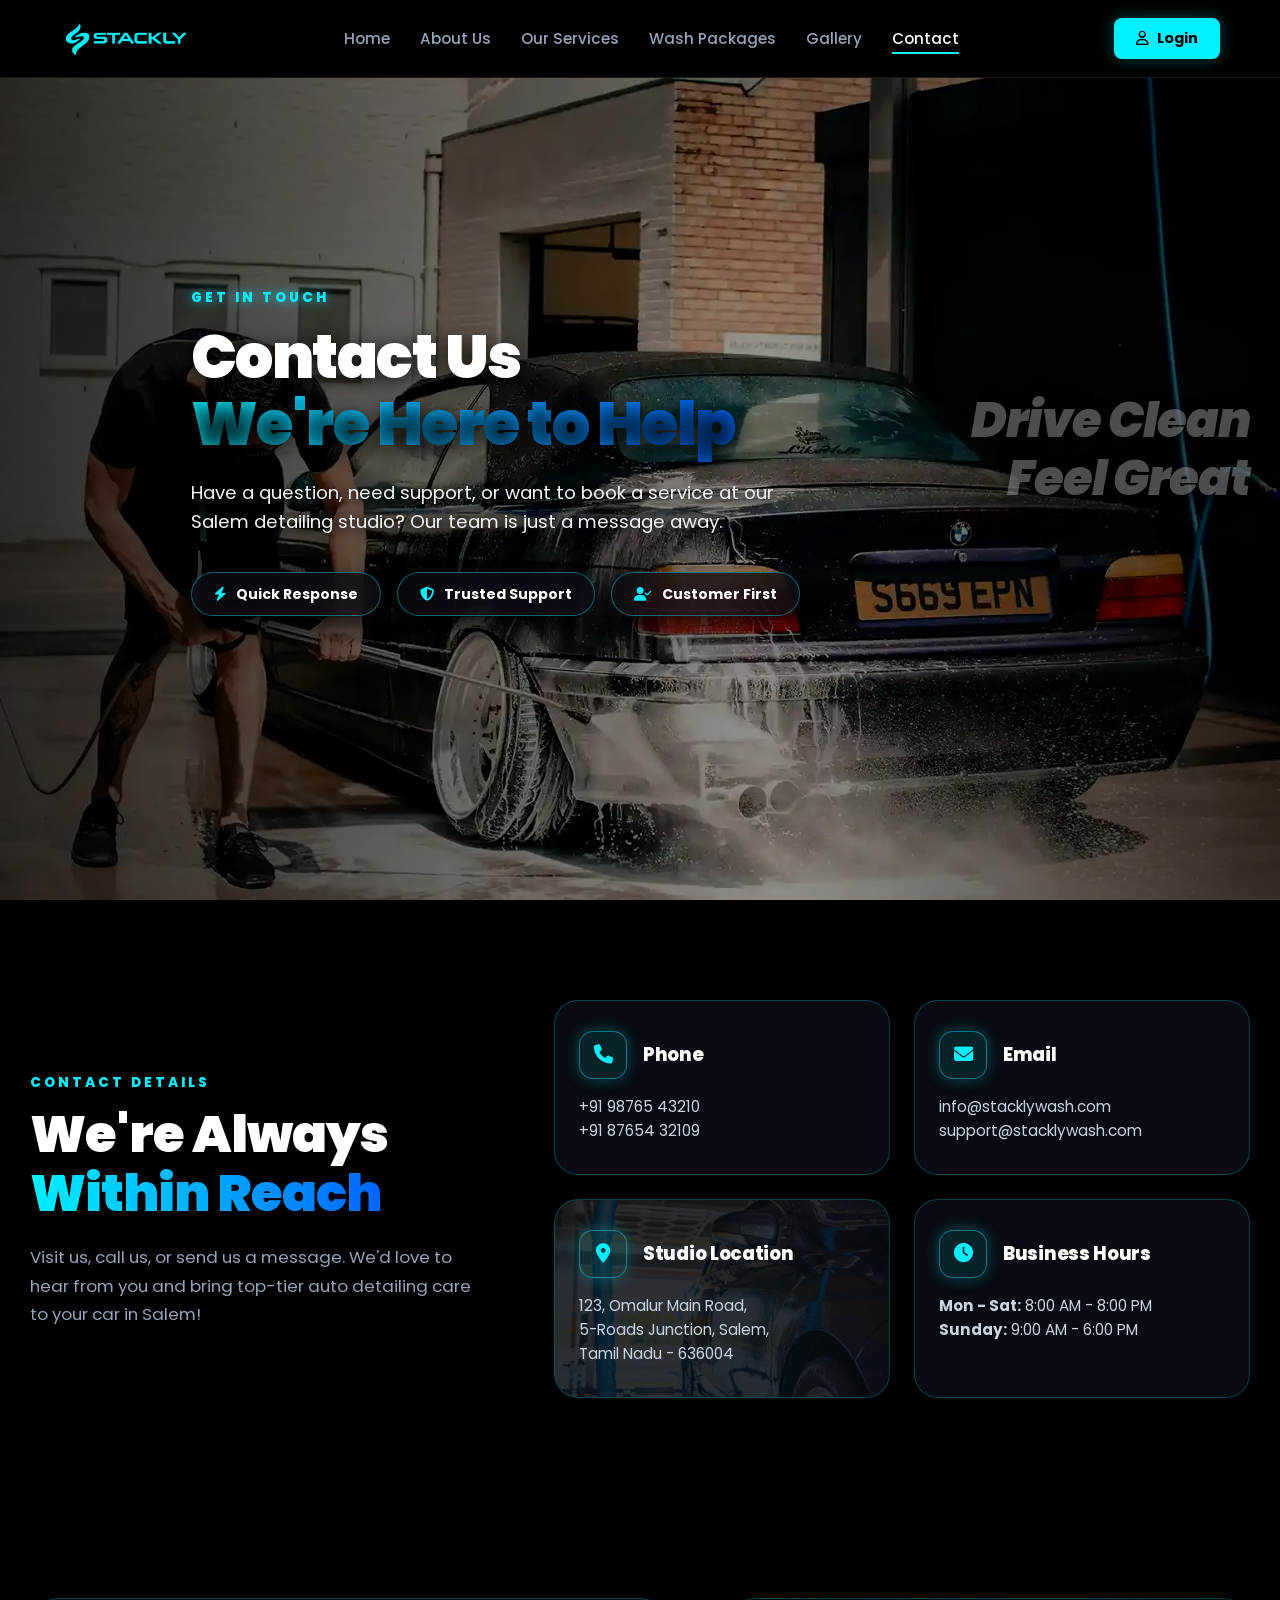
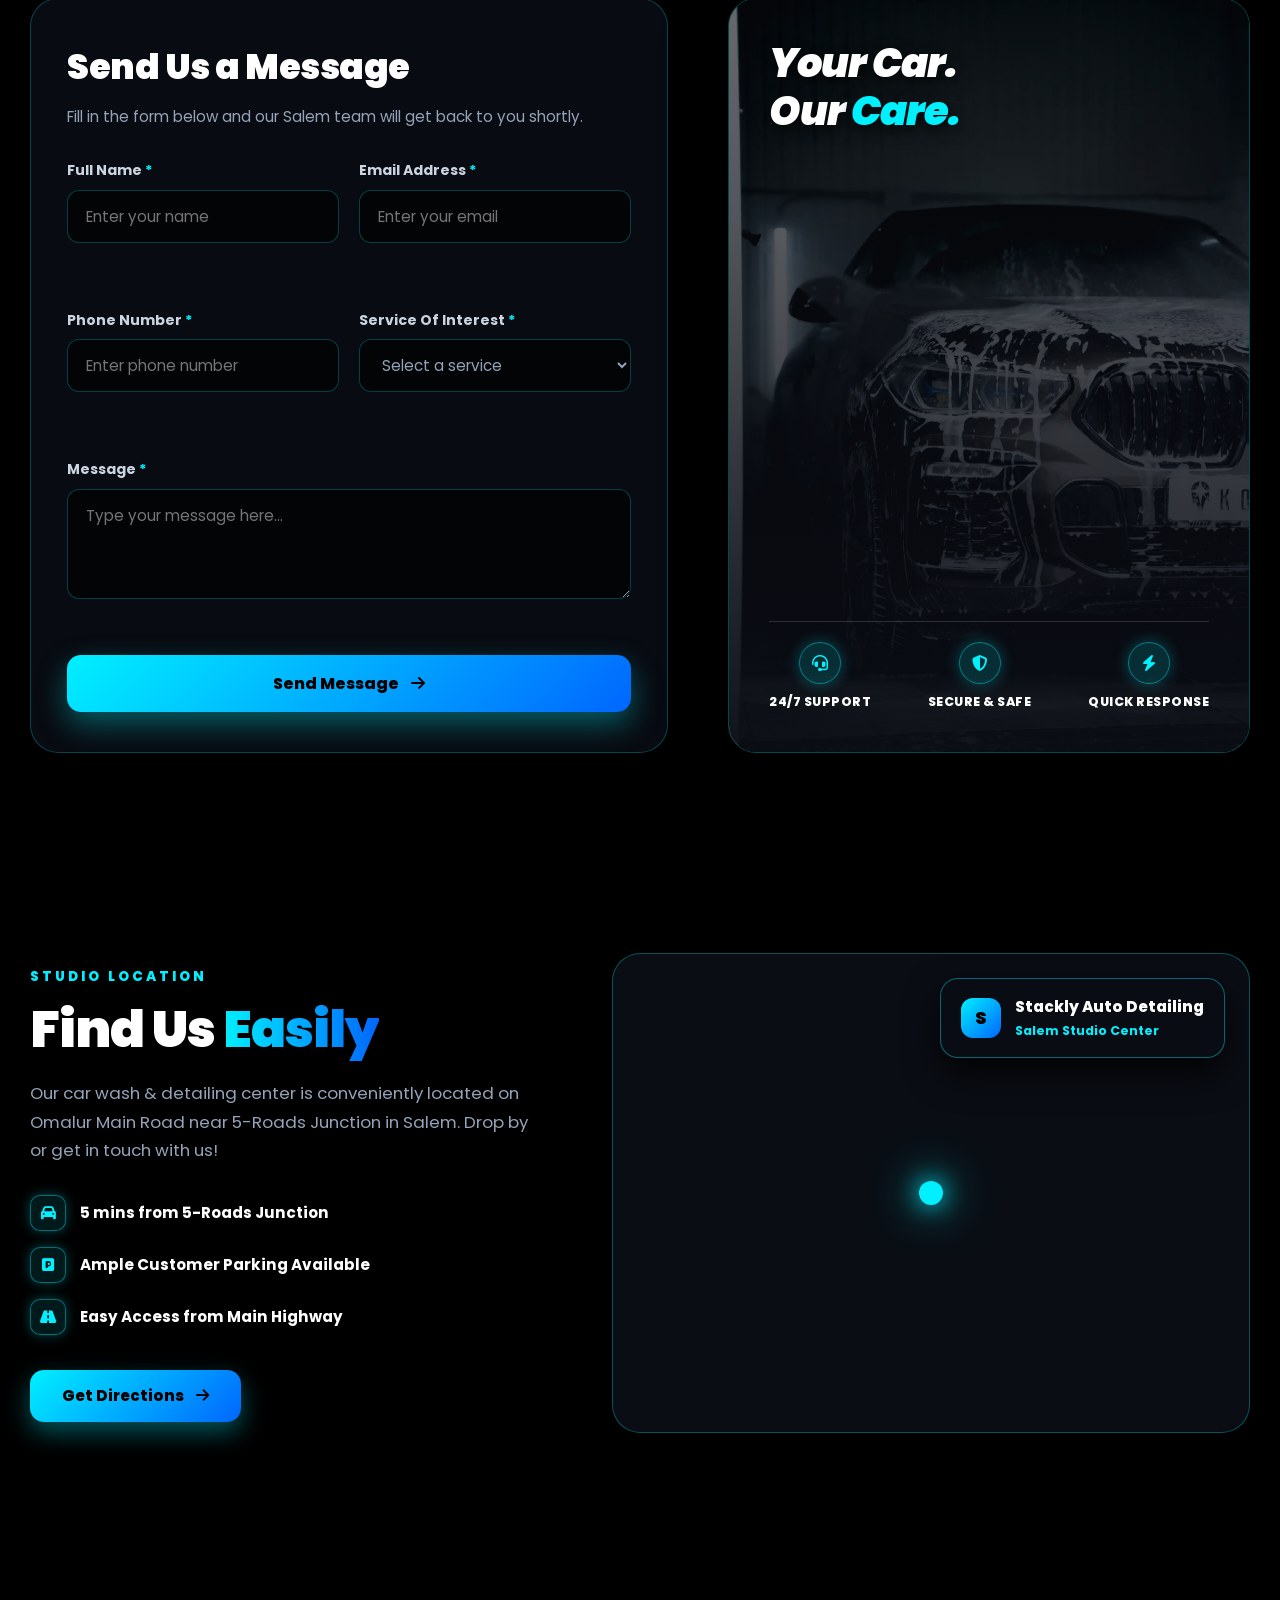
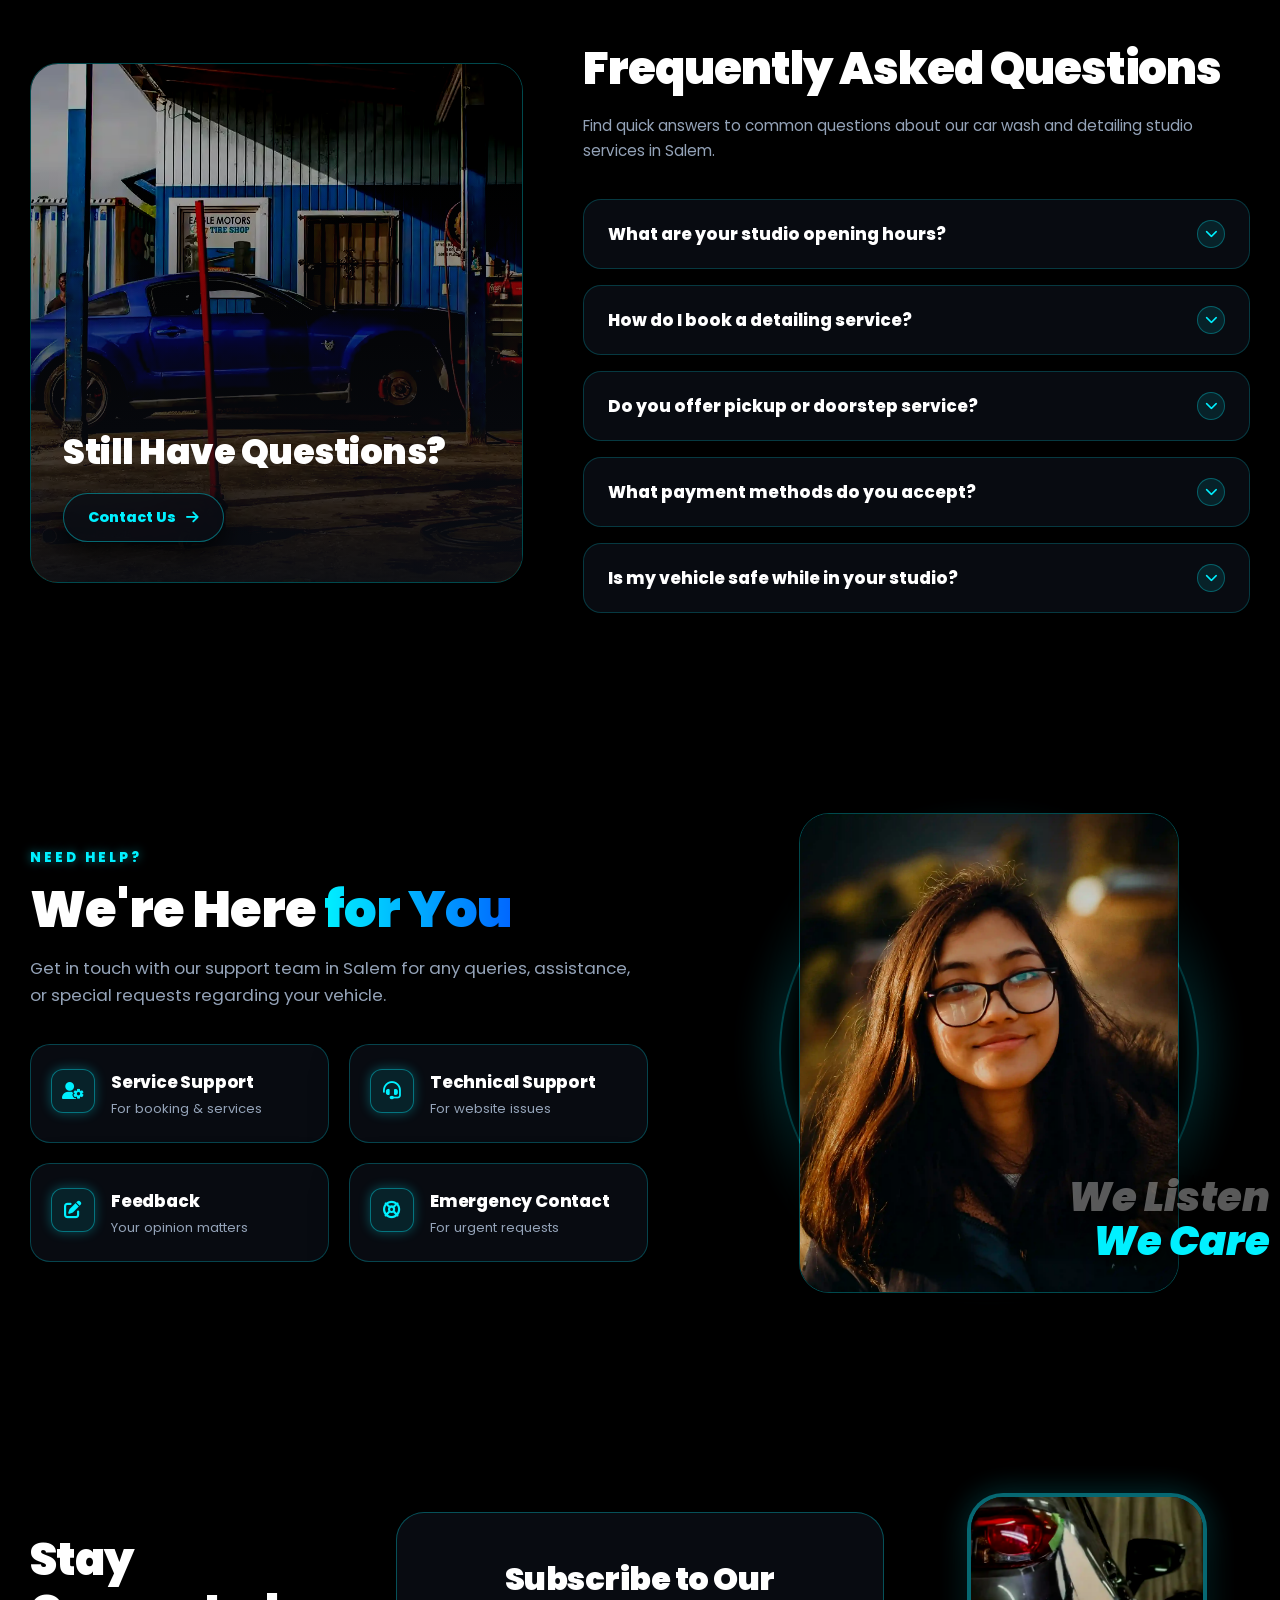
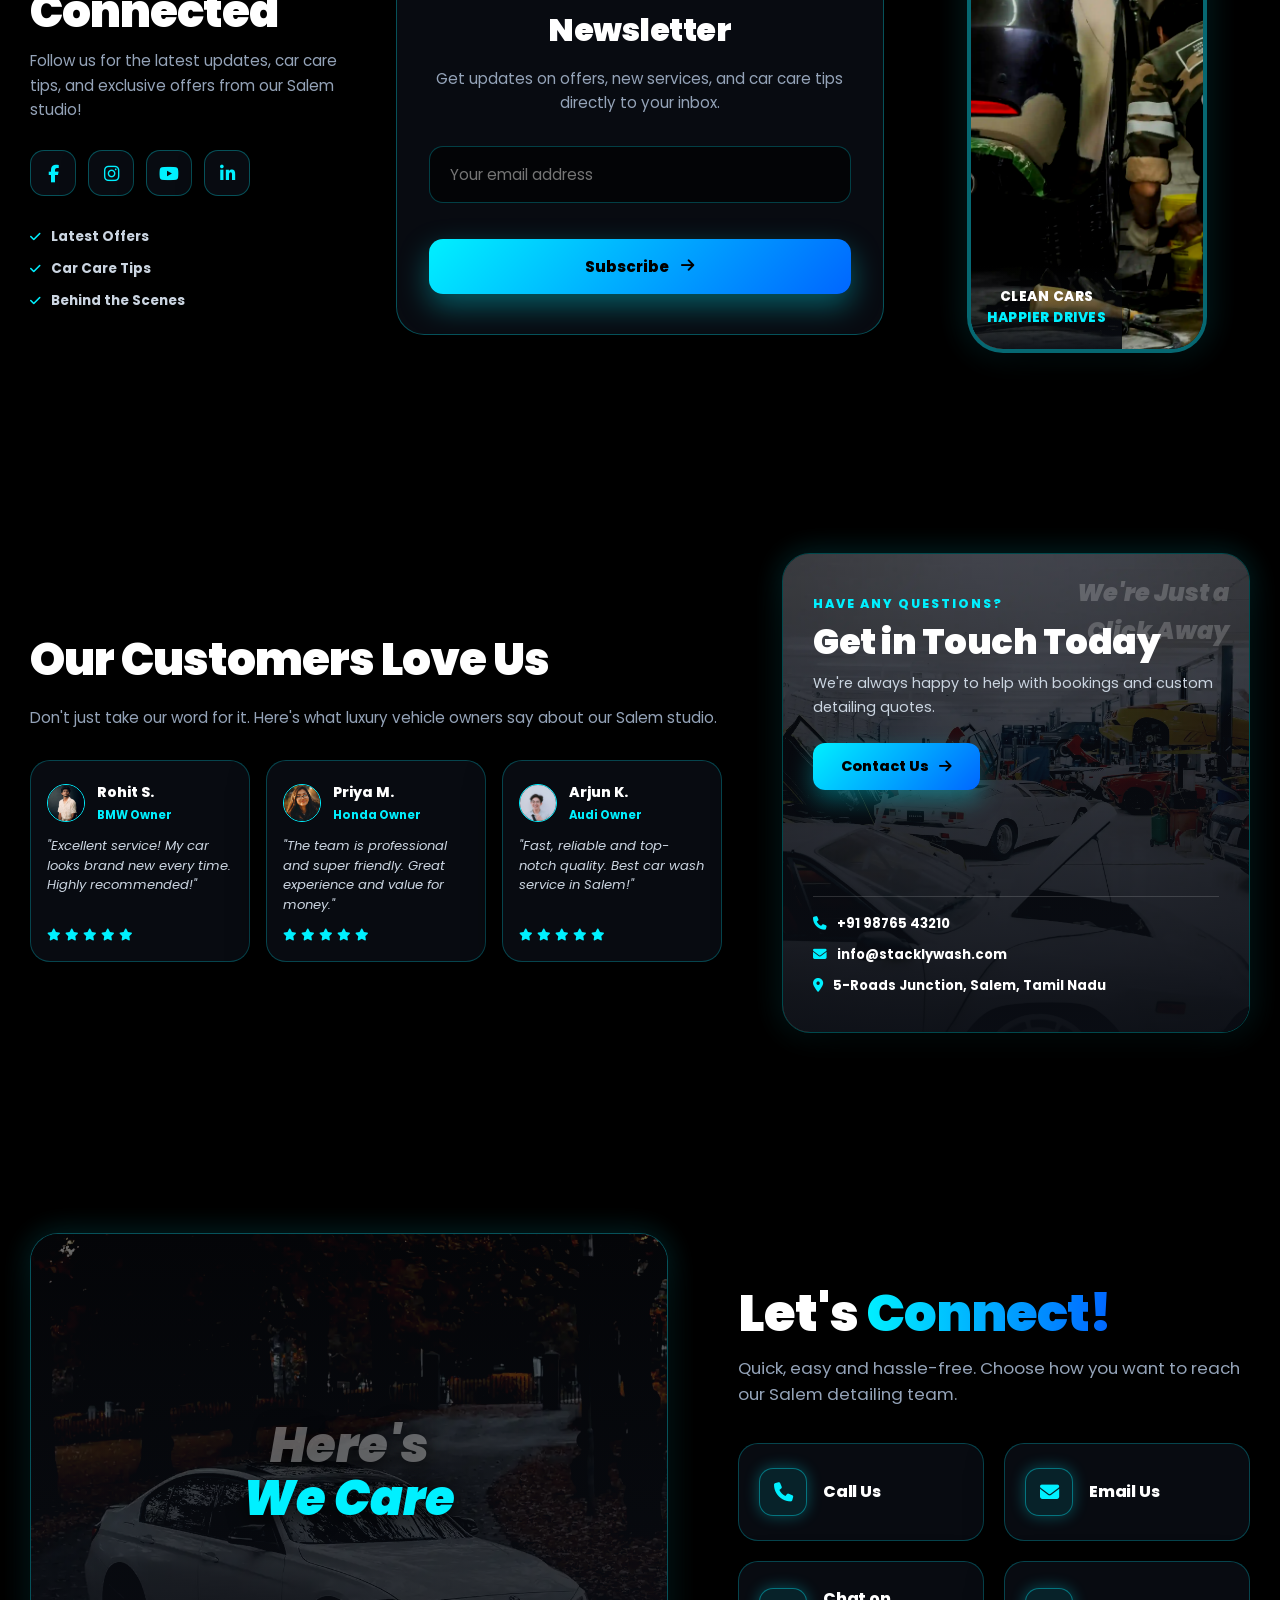
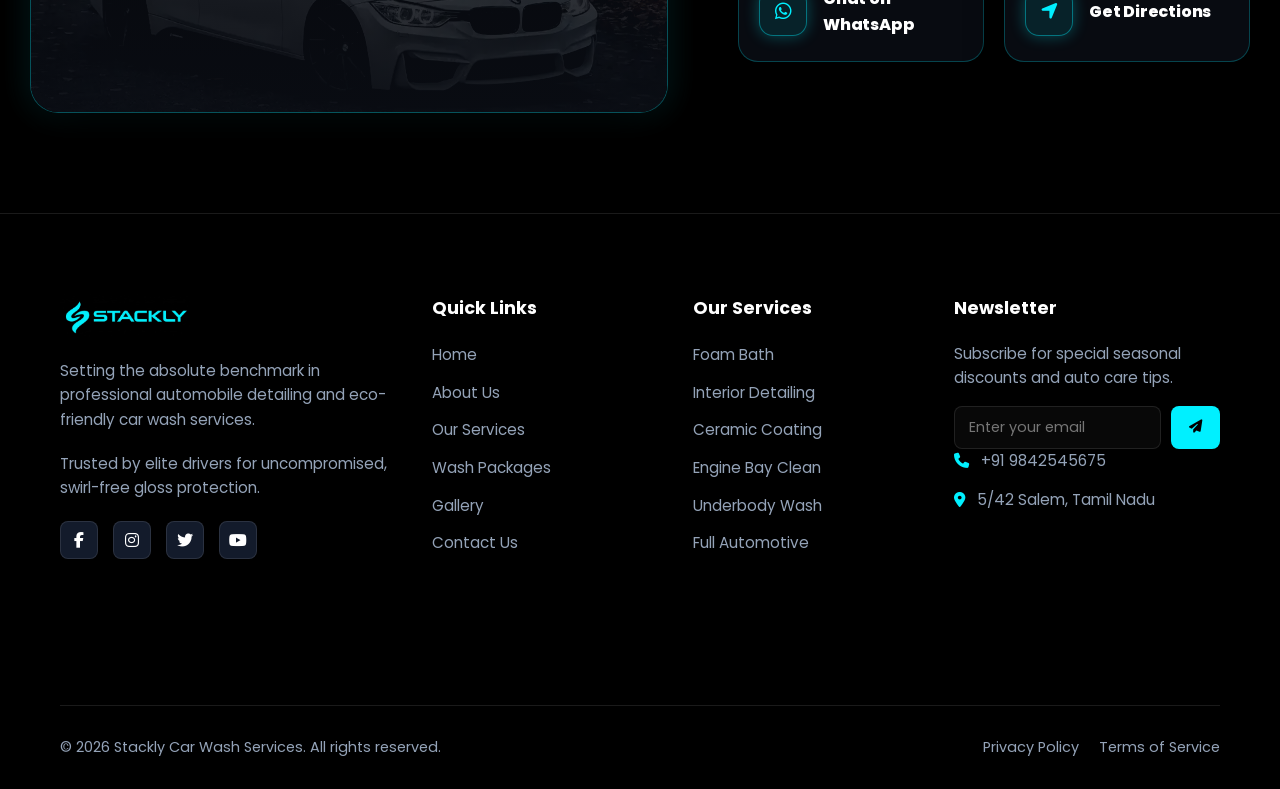
<file: contact.html>
<!DOCTYPE html>
<html lang="en">
<head>
    <meta charset="UTF-8">
    <meta name="viewport" content="width=device-width, initial-scale=1.0, maximum-scale=1.0, user-scalable=no">
    <title>Stackly | Premium Car Wash & Detailing Services</title>
    <!-- Google Fonts: Poppins -->
    <link href="https://fonts.googleapis.com/css2?family=Poppins:wght@300;400;500;600;700;800&display=swap" rel="stylesheet">
    <!-- FontAwesome for Icons -->
    <link rel="stylesheet" href="https://cdnjs.cloudflare.com/ajax/libs/font-awesome/6.4.0/css/all.min.css">
    <!-- Custom Stylesheet -->
    <link rel="stylesheet" href="style.css">
</head>
<body>

    <!-- Header / Navigation -->
    <header class="header" id="header">
        <div class="nav-container">
            <!-- Left: Logo -->
            <a href="./index.html" class="logo">
                <img src="./logo.webp" alt="Stackly Logo" class="custom-logo" onerror="this.style.display='none'; document.getElementById('fallback-logo').style.display='flex';">
                <div class="logo-icon" id="fallback-logo" style="display:none;">
                    <i class="fa-solid fa-droplet"></i>
                </div>
                
            </a>

            <!-- Center/Mobile Drawer Navigation Menu -->
            <nav class="nav-menu" id="navMenu">
                <ul>
                    <li><a href="./index.html" class="nav-link ">Home</a></li>
                    <li><a href="./about us.html" class="nav-link">About Us</a></li>
                    <li><a href="./our services.html" class="nav-link">Our Services</a></li>
                    <li><a href="./washpackages.html" class="nav-link">Wash Packages</a></li>
                    <li><a href="./gallery.html" class="nav-link">Gallery</a></li>
                    <li><a href="./contact.html" class="nav-link active">Contact</a></li>
                </ul>
                <div class="mobile-login-wrapper">
                    <a href="login.html" class="btn btn-login-cyan btn-block"><i class="fa-regular fa-user"></i> Login to Dashboard</a>
                </div>
            </nav>

            <!-- Right: Cyan Login Button & Hamburger Toggle -->
            <div class="nav-right">
                <a href="login.html" class="btn-login-cyan desktop-only">
                    <i class="fa-regular fa-user"></i> Login
                </a>
                <button class="hamburger" id="hamburger" aria-label="Toggle Menu">
                    <span></span>
                    <span></span>
                    <span></span>
                </button>
            </div>
        </div>
    </header>
<!-- ==========================================
     SECTION 1: HERO SECTION - FULL SCREEN LAYOUT
     ========================================== -->
<style>
    .contact-hero-section {
        position: relative;
        width: 100%;
        min-height: 100vh;
        background-color: #000000;
        display: flex;
        align-items: center;
        justify-content: center;
        overflow: hidden;
        font-family: system-ui, -apple-system, sans-serif;
    }

    /* Ultra HD Bright Background Stage */
    .contact-hero-bg {
        position: absolute;
        inset: 0;
        z-index: 1;
    }

    .contact-hero-bg img {
        width: 100%;
        height: 100%;
        object-fit: cover;
        object-position: center;
        /* Increased brightness and contrast for maximum clarity */
        filter: brightness(0.85) contrast(1.2) saturate(1.1);
    }

    /* Subtle Glass Fade Overlay to keep text readable without darkening the image */
    .contact-hero-overlay {
        position: absolute;
        inset: 0;
        background: linear-gradient(90deg, rgba(0, 0, 0, 0.8) 0%, rgba(0, 0, 0, 0.35) 60%, rgba(0, 0, 0, 0.7) 100%);
        z-index: 2;
    }

    .contact-hero-container {
        max-width: 1280px;
        width: 100%;
        margin: 0 auto;
        padding: 0 30px;
        position: relative;
        z-index: 3;
        display: flex;
        align-items: center;
        justify-content: space-between;
    }

    /* Left Side Editorial Header */
    .contact-hero-text {
        max-width: 620px;
    }

    .contact-hero-sub {
        color: #00f0ff;
        font-size: 0.85rem;
        font-weight: 800;
        text-transform: uppercase;
        letter-spacing: 3px;
        margin-bottom: 16px;
        display: inline-block;
        text-shadow: 0 0 12px rgba(0, 240, 255, 0.8);
    }

    .contact-hero-title {
        font-size: 3.8rem;
        font-weight: 900;
        color: #ffffff;
        line-height: 1.1;
        letter-spacing: -1.5px;
        margin-bottom: 20px;
        text-shadow: 0 4px 20px rgba(0, 0, 0, 0.9);
    }

    .contact-hero-title span {
        background: linear-gradient(90deg, #00f0ff 0%, #0066ff 100%);
        -webkit-background-clip: text;
        -webkit-text-fill-color: transparent;
    }

    .contact-hero-desc {
        color: #f1f5f9;
        font-size: 1.15rem;
        line-height: 1.6;
        margin-bottom: 35px;
        text-shadow: 0 2px 8px rgba(0, 0, 0, 0.9);
    }

    /* Feature Badges Row */
    .contact-hero-badges {
        display: flex;
        gap: 16px;
        flex-wrap: wrap;
    }

    .contact-badge-item {
        display: inline-flex;
        align-items: center;
        gap: 10px;
        background: rgba(10, 13, 20, 0.75);
        backdrop-filter: blur(16px);
        -webkit-backdrop-filter: blur(16px);
        border: 1px solid rgba(0, 240, 255, 0.4);
        padding: 10px 22px;
        border-radius: 30px;
        color: #ffffff;
        font-size: 0.88rem;
        font-weight: 700;
        box-shadow: 0 10px 25px rgba(0, 0, 0, 0.8);
    }

    .contact-badge-item i {
        color: #00f0ff;
    }

    /* Right Side Floating Watermark Slogan */
    .contact-hero-watermark {
        font-size: 3rem;
        font-weight: 900;
        color: rgba(255, 255, 255, 0.3);
        text-align: right;
        line-height: 1.2;
        font-style: italic;
        letter-spacing: -1px;
        text-shadow: 0 4px 15px rgba(0, 0, 0, 0.9);
        pointer-events: none;
    }

    /* Responsive Adjustments */
    @media (max-width: 968px) {
        .contact-hero-container {
            flex-direction: column;
            align-items: flex-start;
            gap: 40px;
        }
        .contact-hero-title {
            font-size: 2.8rem;
        }
        .contact-hero-watermark {
            text-align: left;
            font-size: 2.2rem;
        }
    }
</style>

<section class="contact-hero-section" id="contact-hero">
    <!-- Ultra HD Clear Background Image -->
    <div class="contact-hero-bg">
        <img src="./1 (26)_12_11zon.webp" alt="Supercar Wash Salem Tamil Nadu">
        <div class="contact-hero-overlay"></div>
    </div>

    <!-- Container Content -->
    <div class="contact-hero-container">
        <!-- Left Content -->
        <br>
        <br><div class="contact-hero-text">
            <span class="contact-hero-sub">Get In Touch</span>
            <h1 class="contact-hero-title">Contact Us<br><span>We're Here to Help</span></h1>
            <p class="contact-hero-desc">Have a question, need support, or want to book a service at our Salem detailing studio? Our team is just a message away.</p>
            
            <div class="contact-hero-badges">
                <div class="contact-badge-item">
                    <i class="fa-solid fa-bolt"></i>
                    <span>Quick Response</span>
                </div>
                <div class="contact-badge-item">
                    <i class="fa-solid fa-shield-halved"></i>
                    <span>Trusted Support</span>
                </div>
                <div class="contact-badge-item">
                    <i class="fa-solid fa-user-check"></i>
                    <span>Customer First</span>
                </div>
            </div>
        </div>

        <!-- Right Side Floating Watermark Text -->
        <div class="contact-hero-watermark">
            Drive Clean<br>Feel Great
        </div>
    </div>
</section>
<!-- ==========================================
     SECTION 2: CONTACT INFORMATION - CARD LAYOUT
     ========================================== -->
<style>
    .contact-info-section {
        padding: 100px 0;
        background-color: #000000;
        position: relative;
        font-family: system-ui, -apple-system, sans-serif;
        overflow: hidden;
    }

    .contact-info-container {
        max-width: 1280px;
        margin: 0 auto;
        padding: 0 30px;
        position: relative;
        z-index: 2;
        display: grid;
        grid-template-columns: 0.8fr 1.2fr;
        gap: 60px;
        align-items: center;
    }

    /* Left Editorial Header */
    .contact-info-text {
        padding-right: 20px;
    }

    .contact-info-sub {
        color: #00f0ff;
        font-size: 0.85rem;
        font-weight: 800;
        text-transform: uppercase;
        letter-spacing: 3px;
        margin-bottom: 12px;
        display: inline-block;
    }

    .contact-info-title {
        font-size: 3.2rem;
        font-weight: 900;
        color: #ffffff;
        line-height: 1.15;
        letter-spacing: -1px;
        margin-bottom: 20px;
    }

    .contact-info-title span {
        background: linear-gradient(90deg, #00f0ff 0%, #0066ff 100%);
        -webkit-background-clip: text;
        -webkit-text-fill-color: transparent;
    }

    .contact-info-desc {
        color: #94a3b8;
        font-size: 1.05rem;
        line-height: 1.7;
    }

    /* Right Side 2x2 Glassmorphic Cards Grid */
    .info-cards-grid {
        display: grid;
        grid-template-columns: repeat(2, 1fr);
        gap: 24px;
    }

    .info-card {
        background: rgba(10, 13, 20, 0.85);
        backdrop-filter: blur(16px);
        -webkit-backdrop-filter: blur(16px);
        border: 1px solid rgba(0, 240, 255, 0.25);
        border-radius: 24px;
        padding: 30px 24px;
        box-shadow: 0 15px 35px rgba(0, 0, 0, 0.8);
        transition: transform 0.4s ease, border-color 0.4s ease, box-shadow 0.4s ease;
        position: relative;
        overflow: hidden;
    }

    .info-card:hover {
        transform: translateY(-6px);
        border-color: #00f0ff;
        box-shadow: 0 20px 45px rgba(0, 0, 0, 0.95), 0 0 25px rgba(0, 240, 255, 0.25);
    }

    .info-card-header {
        display: flex;
        align-items: center;
        gap: 16px;
        margin-bottom: 16px;
    }

    .info-icon-wrapper {
        width: 48px;
        height: 48px;
        border-radius: 14px;
        background: rgba(0, 240, 255, 0.1);
        border: 1px solid rgba(0, 240, 255, 0.4);
        color: #00f0ff;
        display: flex;
        align-items: center;
        justify-content: center;
        font-size: 1.2rem;
        box-shadow: 0 0 15px rgba(0, 240, 255, 0.3);
        flex-shrink: 0;
    }

    .info-card-label {
        color: #ffffff;
        font-size: 1.15rem;
        font-weight: 800;
        letter-spacing: -0.3px;
    }

    .info-card-details {
        color: #cbd5e1;
        font-size: 0.95rem;
        line-height: 1.6;
    }

    .info-card-details a {
        color: #cbd5e1;
        text-decoration: none;
        transition: color 0.3s ease;
        display: block;
    }

    .info-card-details a:hover {
        color: #00f0ff;
    }

    /* Card Background Preview Image (for Location Card) */
    .card-preview-bg {
        position: absolute;
        inset: 0;
        opacity: 0.15;
        z-index: 0;
        pointer-events: none;
    }

    .card-preview-bg img {
        width: 100%;
        height: 100%;
        object-fit: cover;
    }

    .info-card-content {
        position: relative;
        z-index: 1;
    }

    /* Responsive Grid */
    @media (max-width: 1024px) {
        .contact-info-container {
            grid-template-columns: 1fr;
            gap: 50px;
        }
        .contact-info-text {
            padding-right: 0;
        }
    }

    @media (max-width: 640px) {
        .info-cards-grid {
            grid-template-columns: 1fr;
        }
        .contact-info-title {
            font-size: 2.5rem;
        }
    }
</style>

<section class="contact-info-section" id="contact-details">
    <div class="contact-info-container">
        
        <!-- Left Editorial Text -->
        <div class="contact-info-text">
            <span class="contact-info-sub">Contact Details</span>
            <h2 class="contact-info-title">We're Always<br><span>Within Reach</span></h2>
            <p class="contact-info-desc">Visit us, call us, or send us a message. We'd love to hear from you and bring top-tier auto detailing care to your car in Salem!</p>
        </div>

        <!-- Right Side 2x2 Glassmorphic Cards -->
        <div class="info-cards-grid">
            
            <!-- Card 1: Phone -->
            <div class="info-card">
                <div class="info-card-content">
                    <div class="info-card-header">
                        <div class="info-icon-wrapper">
                            <i class="fa-solid fa-phone"></i>
                        </div>
                        <h3 class="info-card-label">Phone</h3>
                    </div>
                    <div class="info-card-details">
                        <a href="./404.html">+91 98765 43210</a>
                        <a href="./404.html">+91 87654 32109</a>
                    </div>
                </div>
            </div>

            <!-- Card 2: Email -->
            <div class="info-card">
                <div class="info-card-content">
                    <div class="info-card-header">
                        <div class="info-icon-wrapper">
                            <i class="fa-solid fa-envelope"></i>
                        </div>
                        <h3 class="info-card-label">Email</h3>
                    </div>
                    <div class="info-card-details">
                        <a href="./404.html">info@stacklywash.com</a>
                        <a href="./404.html">support@stacklywash.com</a>
                    </div>
                </div>
            </div>

            <!-- Card 3: Location (Salem, Tamil Nadu) -->
            <div class="info-card">
                <div class="card-preview-bg">
                    <img src="./1 (3)_11zon.webp" alt="Salem Studio">
                </div>
                <div class="info-card-content">
                    <div class="info-card-header">
                        <div class="info-icon-wrapper">
                            <i class="fa-solid fa-location-dot"></i>
                        </div>
                        <h3 class="info-card-label">Studio Location</h3>
                    </div>
                    <div class="info-card-details">
                        123, Omalur Main Road,<br>
                        5-Roads Junction, Salem,<br>
                        Tamil Nadu - 636004
                    </div>
                </div>
            </div>

            <!-- Card 4: Business Hours -->
            <div class="info-card">
                <div class="info-card-content">
                    <div class="info-card-header">
                        <div class="info-icon-wrapper">
                            <i class="fa-solid fa-clock"></i>
                        </div>
                        <h3 class="info-card-label">Business Hours</h3>
                    </div>
                    <div class="info-card-details">
                        <strong>Mon - Sat:</strong> 8:00 AM - 8:00 PM<br>
                        <strong>Sunday:</strong> 9:00 AM - 6:00 PM
                    </div>
                </div>
            </div>

        </div>

    </div>
</section>
<!-- ==========================================
     SECTION 3: CONTACT FORM - SPLIT LAYOUT
     ========================================== -->
<style>
    .contact-form-section {
        padding: 100px 0;
        background-color: #000000;
        position: relative;
        font-family: system-ui, -apple-system, sans-serif;
        overflow: hidden;
    }

    .contact-form-container {
        max-width: 1280px;
        margin: 0 auto;
        padding: 0 30px;
        position: relative;
        z-index: 2;
        display: grid;
        grid-template-columns: 1.1fr 0.9fr;
        gap: 60px;
        align-items: center;
    }

    /* Left Side Glassmorphic Form Card */
    .contact-form-card {
        background: rgba(10, 13, 20, 0.85);
        backdrop-filter: blur(16px);
        -webkit-backdrop-filter: blur(16px);
        border: 1px solid rgba(0, 240, 255, 0.25);
        border-radius: 28px;
        padding: 40px 36px;
        box-shadow: 0 25px 60px rgba(0, 0, 0, 0.95);
    }

    .form-card-header {
        margin-bottom: 30px;
    }

    .form-card-title {
        font-size: 2.2rem;
        font-weight: 900;
        color: #ffffff;
        margin: 0 0 10px;
        letter-spacing: -0.5px;
    }

    .form-card-desc {
        color: #94a3b8;
        font-size: 0.95rem;
        margin: 0;
    }

    /* Form Fields Grid */
    .form-grid {
        display: grid;
        grid-template-columns: repeat(2, 1fr);
        gap: 20px;
    }

    .form-group-full {
        grid-column: span 2;
    }

    .form-group {
        position: relative;
        display: flex;
        flex-direction: column;
        gap: 8px;
    }

    .form-label {
        color: #cbd5e1;
        font-size: 0.88rem;
        font-weight: 700;
    }

    .form-label span {
        color: #00f0ff;
    }

    .form-input, .form-select, .form-textarea {
        width: 100%;
        background: rgba(0, 0, 0, 0.6);
        border: 1px solid rgba(0, 240, 255, 0.25);
        border-radius: 12px;
        padding: 14px 18px;
        color: #ffffff;
        font-size: 0.95rem;
        font-family: inherit;
        outline: none;
        transition: border-color 0.3s ease, box-shadow 0.3s ease;
        box-sizing: border-box;
    }

    .form-select {
        cursor: pointer;
        color: #94a3b8;
    }

    .form-select option {
        background: #0a0d14;
        color: #ffffff;
    }

    .form-textarea {
        resize: vertical;
        min-height: 110px;
    }

    .form-input:focus, .form-select:focus, .form-textarea:focus {
        border-color: #00f0ff;
        box-shadow: 0 0 15px rgba(0, 240, 255, 0.3);
        color: #ffffff;
    }

    /* Validation Inline Message */
    .validation-msg {
        color: #ff4d4d;
        font-size: 0.78rem;
        font-weight: 600;
        min-height: 16px;
        display: block;
        margin-top: 2px;
    }

    .form-input.is-invalid, .form-select.is-invalid, .form-textarea.is-invalid {
        border-color: #ff4d4d !important;
        box-shadow: 0 0 12px rgba(255, 77, 77, 0.3) !important;
    }

    .form-input.is-valid, .form-select.is-valid, .form-textarea.is-valid {
        border-color: #00f0ff !important;
    }

    /* Submit Button */
    .submit-btn {
        width: 100%;
        display: inline-flex;
        align-items: center;
        justify-content: center;
        gap: 12px;
        background: linear-gradient(135deg, #00f0ff 0%, #0066ff 100%);
        color: #000000;
        font-size: 1rem;
        font-weight: 800;
        padding: 16px;
        border-radius: 14px;
        border: none;
        cursor: pointer;
        margin-top: 10px;
        transition: transform 0.3s ease, box-shadow 0.3s ease;
        box-shadow: 0 12px 30px rgba(0, 240, 255, 0.35);
    }

    .submit-btn:hover {
        transform: translateY(-3px);
        box-shadow: 0 18px 40px rgba(0, 240, 255, 0.6);
    }

    /* Right Side Banner Stage */
    .split-banner-stage {
        position: relative;
        height: 100%;
        min-height: 540px;
        border-radius: 28px;
        overflow: hidden;
        border: 1px solid rgba(0, 240, 255, 0.3);
        box-shadow: 0 25px 60px rgba(0, 0, 0, 0.95);
        display: flex;
        flex-direction: column;
        justify-content: space-between;
        padding: 40px;
    }

    .split-banner-bg {
        position: absolute;
        inset: 0;
        z-index: 1;
    }

    .split-banner-bg img {
        width: 100%;
        height: 100%;
        object-fit: cover;
        object-position: center;
        filter: brightness(0.7) contrast(1.2);
    }

    .split-banner-overlay {
        position: absolute;
        inset: 0;
        background: linear-gradient(180deg, rgba(10, 13, 20, 0.4) 0%, rgba(10, 13, 20, 0.95) 100%);
        z-index: 2;
    }

    .split-banner-content {
        position: relative;
        z-index: 3;
    }

    .banner-slogan {
        font-size: 2.5rem;
        font-weight: 900;
        color: #ffffff;
        line-height: 1.2;
        letter-spacing: -1px;
        font-style: italic;
        text-shadow: 0 4px 15px rgba(0, 0, 0, 0.8);
    }

    .banner-slogan span {
        color: #00f0ff;
    }

    /* Bottom Support Badges */
    .banner-badges-row {
        position: relative;
        z-index: 3;
        display: flex;
        justify-content: space-between;
        gap: 16px;
        padding-top: 20px;
        border-top: 1px solid rgba(255, 255, 255, 0.15);
    }

    .badge-box {
        text-align: center;
    }

    .badge-box-icon {
        width: 42px;
        height: 42px;
        border-radius: 50%;
        background: rgba(0, 240, 255, 0.15);
        border: 1px solid rgba(0, 240, 255, 0.4);
        color: #00f0ff;
        display: flex;
        align-items: center;
        justify-content: center;
        margin: 0 auto 8px;
        font-size: 1rem;
        box-shadow: 0 0 15px rgba(0, 240, 255, 0.3);
    }

    .badge-box-label {
        color: #ffffff;
        font-size: 0.78rem;
        font-weight: 800;
        text-transform: uppercase;
        letter-spacing: 0.5px;
    }

    /* Responsive Layout */
    @media (max-width: 1024px) {
        .contact-form-container {
            grid-template-columns: 1fr;
            gap: 50px;
        }
        .split-banner-stage {
            min-height: 380px;
        }
    }

    @media (max-width: 640px) {
        .form-grid {
            grid-template-columns: 1fr;
        }
        .form-group-full {
            grid-column: span 1;
        }
        .contact-form-card {
            padding: 28px 20px;
        }
    }
</style>

<section class="contact-form-section" id="contact-form-split">
    <div class="contact-form-container">
        
        <!-- Left Side Glassmorphic Form Card -->
        <div class="contact-form-card">
            <div class="form-card-header">
                <h2 class="form-card-title">Send Us a Message</h2>
                <p class="form-card-desc">Fill in the form below and our Salem team will get back to you shortly.</p>
            </div>

            <form id="splitContactForm" novalidate>
                <div class="form-grid">
                    <!-- Full Name -->
                    <div class="form-group">
                        <label class="form-label">Full Name <span>*</span></label>
                        <input type="text" class="form-input" id="fullNameInput" placeholder="Enter your name">
                        <span class="validation-msg" id="nameError"></span>
                    </div>

                    <!-- Email Address -->
                    <div class="form-group">
                        <label class="form-label">Email Address <span>*</span></label>
                        <input type="email" class="form-input" id="emailInput" placeholder="Enter your email">
                        <span class="validation-msg" id="emailError"></span>
                    </div>

                    <!-- Phone Number -->
                    <div class="form-group">
                        <label class="form-label">Phone Number <span>*</span></label>
                        <input type="tel" class="form-input" id="phoneInput" placeholder="Enter phone number">
                        <span class="validation-msg" id="phoneError"></span>
                    </div>

                    <!-- Service Interest -->
                    <div class="form-group">
                        <label class="form-label">Service Of Interest <span>*</span></label>
                        <select class="form-select" id="serviceSelect">
                            <option value="" disabled selected>Select a service</option>
                            <option value="snow-foam">pH-Neutral Snow Foam Wash</option>
                            <option value="wheel-care">Alloy Wheel & Caliper Care</option>
                            <option value="interior-steam">Deep Interior Steam Sanitization</option>
                            <option value="paint-correction">Paint Correction & Polishing</option>
                            <option value="ceramic-coating">Nano-Ceramic 9H Shield</option>
                            <option value="engine-bay">Engine Bay Vapor Detailing</option>
                        </select>
                        <span class="validation-msg" id="serviceError"></span>
                    </div>

                    <!-- Message -->
                    <div class="form-group form-group-full">
                        <label class="form-label">Message <span>*</span></label>
                        <textarea class="form-textarea" id="messageInput" placeholder="Type your message here..."></textarea>
                        <span class="validation-msg" id="messageError"></span>
                    </div>
                </div>

                <button type="submit" class="submit-btn">
                    <span>Send Message</span>
                    <i class="fa-solid fa-arrow-right"></i>
                </button>
            </form>
        </div>

        <!-- Right Side Banner Stage -->
        <div class="split-banner-stage">
            <div class="split-banner-bg">
                <img src="./1 (35)_21_11zon.webp" alt="Salem Detailing Studio">
                <div class="split-banner-overlay"></div>
            </div>

            <div class="split-banner-content">
                <div class="banner-slogan">Your Car.<br>Our <span>Care.</span></div>
            </div>

            <!-- Support Badges -->
            <div class="banner-badges-row">
                <div class="badge-box">
                    <div class="badge-box-icon"><i class="fa-solid fa-headset"></i></div>
                    <div class="badge-box-label">24/7 Support</div>
                </div>
                <div class="badge-box">
                    <div class="badge-box-icon"><i class="fa-solid fa-shield-halved"></i></div>
                    <div class="badge-box-label">Secure & Safe</div>
                </div>
                <div class="badge-box">
                    <div class="badge-box-icon"><i class="fa-solid fa-bolt"></i></div>
                    <div class="badge-box-label">Quick Response</div>
                </div>
            </div>
        </div>

    </div>
</section>

<!-- Validation & Redirect Script -->
<script>
    (function initSplitContactFormValidation() {
        const form = document.getElementById('splitContactForm');
        const nameInput = document.getElementById('fullNameInput');
        const emailInput = document.getElementById('emailInput');
        const phoneInput = document.getElementById('phoneInput');
        const serviceSelect = document.getElementById('serviceSelect');
        const messageInput = document.getElementById('messageInput');

        if (!form) return;

        // Real-Time Sanitization for Name (Only letters & spaces)
        nameInput.addEventListener('input', () => {
            nameInput.value = nameInput.value.replace(/[^a-zA-Z\s]/g, '');
            validateName();
        });

        // Real-Time Sanitization for Phone (Only digits, max 10)
        phoneInput.addEventListener('input', () => {
            phoneInput.value = phoneInput.value.replace(/[^0-9]/g, '').slice(0, 10);
            validatePhone();
        });

        emailInput.addEventListener('input', validateEmail);
        serviceSelect.addEventListener('change', validateService);
        messageInput.addEventListener('input', validateMessage);

        function validateName() {
            const val = nameInput.value.trim();
            const err = document.getElementById('nameError');
            if (!val) {
                showError(nameInput, err, 'Full name is required');
                return false;
            } else if (val.length < 3) {
                showError(nameInput, err, 'Name must be at least 3 characters');
                return false;
            }
            showSuccess(nameInput, err);
            return true;
        }

        function validateEmail() {
            const val = emailInput.value.trim();
            const err = document.getElementById('emailError');
            const emailRegex = /^[^\s@]+@[^\s@]+\.[^\s@]+$/;
            if (!val) {
                showError(emailInput, err, 'Email address is required');
                return false;
            } else if (!emailRegex.test(val)) {
                showError(emailInput, err, 'Enter a valid email address');
                return false;
            }
            showSuccess(emailInput, err);
            return true;
        }

        function validatePhone() {
            const val = phoneInput.value.trim();
            const err = document.getElementById('phoneError');
            if (!val) {
                showError(phoneInput, err, 'Phone number is required');
                return false;
            } else if (val.length !== 10) {
                showError(phoneInput, err, 'Enter a valid 10-digit phone number');
                return false;
            }
            showSuccess(phoneInput, err);
            return true;
        }

        function validateService() {
            const val = serviceSelect.value;
            const err = document.getElementById('serviceError');
            if (!val) {
                showError(serviceSelect, err, 'Please select a service');
                return false;
            }
            showSuccess(serviceSelect, err);
            return true;
        }

        function validateMessage() {
            const val = messageInput.value.trim();
            const err = document.getElementById('messageError');
            if (!val) {
                showError(messageInput, err, 'Message cannot be empty');
                return false;
            } else if (val.length < 10) {
                showError(messageInput, err, 'Message must be at least 10 characters');
                return false;
            }
            showSuccess(messageInput, err);
            return true;
        }

        function showError(input, errElem, message) {
            input.classList.add('is-invalid');
            input.classList.remove('is-valid');
            errElem.textContent = message;
        }

        function showSuccess(input, errElem) {
            input.classList.remove('is-invalid');
            input.classList.add('is-valid');
            errElem.textContent = '';
        }

        // Submit Handler
        form.addEventListener('submit', (e) => {
            e.preventDefault();
            const isNameValid = validateName();
            const isEmailValid = validateEmail();
            const isPhoneValid = validatePhone();
            const isServiceValid = validateService();
            const isMessageValid = validateMessage();

            if (isNameValid && isEmailValid && isPhoneValid && isServiceValid && isMessageValid) {
                // Form is valid -> Redirect to 404 page for demo
                window.location.href = '404.html';
            }
        });
    })();
</script>
<!-- ==========================================
     SECTION 4: LOCATION & MAP - MODERN LAYOUT
     ========================================== -->
<style>
    .location-map-section {
        padding: 100px 0;
        background-color: #000000;
        position: relative;
        font-family: system-ui, -apple-system, sans-serif;
        overflow: hidden;
    }

    .location-map-container {
        max-width: 1280px;
        margin: 0 auto;
        padding: 0 30px;
        position: relative;
        z-index: 2;
        display: grid;
        grid-template-columns: 0.9fr 1.1fr;
        gap: 60px;
        align-items: center;
    }

    /* Left Editorial Content */
    .location-text-content {
        padding-right: 20px;
    }

    .location-sub-tag {
        color: #00f0ff;
        font-size: 0.85rem;
        font-weight: 800;
        text-transform: uppercase;
        letter-spacing: 3px;
        margin-bottom: 12px;
        display: inline-block;
    }

    .location-title {
        font-size: 3.2rem;
        font-weight: 900;
        color: #ffffff;
        line-height: 1.15;
        letter-spacing: -1px;
        margin-bottom: 20px;
    }

    .location-title span {
        background: linear-gradient(90deg, #00f0ff 0%, #0066ff 100%);
        -webkit-background-clip: text;
        -webkit-text-fill-color: transparent;
    }

    .location-desc {
        color: #94a3b8;
        font-size: 1.05rem;
        line-height: 1.7;
        margin-bottom: 30px;
    }

    /* Feature Highlights List */
    .location-highlights {
        display: flex;
        flex-direction: column;
        gap: 16px;
        margin-bottom: 35px;
    }

    .highlight-item {
        display: flex;
        align-items: center;
        gap: 14px;
        color: #ffffff;
        font-size: 0.95rem;
        font-weight: 700;
    }

    .highlight-icon {
        width: 36px;
        height: 36px;
        border-radius: 10px;
        background: rgba(0, 240, 255, 0.1);
        border: 1px solid rgba(0, 240, 255, 0.4);
        color: #00f0ff;
        display: flex;
        align-items: center;
        justify-content: center;
        font-size: 0.9rem;
        box-shadow: 0 0 12px rgba(0, 240, 255, 0.3);
        flex-shrink: 0;
    }

    .directions-btn {
        display: inline-flex;
        align-items: center;
        gap: 12px;
        background: linear-gradient(135deg, #00f0ff 0%, #0066ff 100%);
        color: #000000;
        font-size: 0.95rem;
        font-weight: 800;
        padding: 14px 32px;
        border-radius: 14px;
        text-decoration: none;
        transition: transform 0.3s ease, box-shadow 0.3s ease;
        box-shadow: 0 10px 25px rgba(0, 240, 255, 0.35);
    }

    .directions-btn:hover {
        transform: translateY(-3px) scale(1.02);
        box-shadow: 0 15px 35px rgba(0, 240, 255, 0.6);
    }

    /* Right Side Modern Dark Map Card Stage */
    .map-card-stage {
        position: relative;
        height: 480px;
        border-radius: 28px;
        overflow: hidden;
        border: 1px solid rgba(0, 240, 255, 0.3);
        box-shadow: 0 25px 60px rgba(0, 0, 0, 0.95);
        background: #0a0d14;
    }

    .map-iframe-wrapper {
        width: 100%;
        height: 100%;
        filter: invert(90%) hue-rotate(180deg) contrast(1.2) grayscale(0.8);
    }

    .map-iframe-wrapper iframe {
        width: 100%;
        height: 100%;
        border: 0;
    }

    /* Floating Location Card Overlay on Map */
    .map-floating-badge {
        position: absolute;
        top: 24px;
        right: 24px;
        background: rgba(10, 13, 20, 0.9);
        backdrop-filter: blur(16px);
        -webkit-backdrop-filter: blur(16px);
        border: 1px solid rgba(0, 240, 255, 0.4);
        border-radius: 18px;
        padding: 16px 20px;
        display: flex;
        align-items: center;
        gap: 14px;
        box-shadow: 0 15px 35px rgba(0, 0, 0, 0.8);
        z-index: 5;
    }

    .badge-studio-logo {
        width: 40px;
        height: 40px;
        border-radius: 12px;
        background: linear-gradient(135deg, #00f0ff 0%, #0066ff 100%);
        color: #000000;
        display: flex;
        align-items: center;
        justify-content: center;
        font-size: 1.1rem;
        font-weight: 900;
    }

    .badge-studio-info h4 {
        color: #ffffff;
        font-size: 0.95rem;
        font-weight: 800;
        margin: 0 0 2px;
    }

    .badge-studio-info p {
        color: #00f0ff;
        font-size: 0.78rem;
        font-weight: 700;
        margin: 0;
    }

    /* Floating Studio Location Pin Glow */
    .map-center-pin {
        position: absolute;
        top: 50%;
        left: 50%;
        transform: translate(-50%, -50%);
        z-index: 4;
        pointer-events: none;
    }

    .pin-pulse-glow {
        width: 24px;
        height: 24px;
        background: #00f0ff;
        border-radius: 50%;
        box-shadow: 0 0 25px #00f0ff, 0 0 50px #00f0ff;
        animation: pinPulse 2s infinite;
    }

    @keyframes pinPulse {
        0% { transform: scale(0.9); opacity: 1; }
        50% { transform: scale(1.4); opacity: 0.6; }
        100% { transform: scale(0.9); opacity: 1; }
    }

    /* Responsive Adjustments */
    @media (max-width: 1024px) {
        .location-map-container {
            grid-template-columns: 1fr;
            gap: 50px;
        }
        .location-text-content {
            padding-right: 0;
        }
    }

    @media (max-width: 640px) {
        .map-card-stage {
            height: 380px;
        }
        .location-title {
            font-size: 2.5rem;
        }
    }
</style>

<section class="location-map-section" id="location-map">
    <div class="location-map-container">
        
        <!-- Left Editorial Text Content -->
        <div class="location-text-content">
            <span class="location-sub-tag">Studio Location</span>
            <h2 class="location-title">Find Us <span>Easily</span></h2>
            <p class="location-desc">
                Our car wash & detailing center is conveniently located on Omalur Main Road near 5-Roads Junction in Salem. Drop by or get in touch with us!
            </p>

            <div class="location-highlights">
                <div class="highlight-item">
                    <div class="highlight-icon"><i class="fa-solid fa-car"></i></div>
                    <span>5 mins from 5-Roads Junction</span>
                </div>
                <div class="highlight-item">
                    <div class="highlight-icon"><i class="fa-solid fa-square-parking"></i></div>
                    <span>Ample Customer Parking Available</span>
                </div>
                <div class="highlight-item">
                    <div class="highlight-icon"><i class="fa-solid fa-road"></i></div>
                    <span>Easy Access from Main Highway</span>
                </div>
            </div>

            <a href="404.html" class="directions-btn">
                <span>Get Directions</span>
                <i class="fa-solid fa-arrow-right"></i>
            </a>
        </div>

        <!-- Right Side Map Stage -->
        <div class="map-card-stage">
            
            <!-- Floating Badge Card -->
            <div class="map-floating-badge">
                <div class="badge-studio-logo">S</div>
                <div class="badge-studio-info">
                    <h4>Stackly Auto Detailing</h4>
                    <p>Salem Studio Center</p>
                </div>
            </div>

            <!-- Pulsing Pin Indicator -->
            <div class="map-center-pin">
                <div class="pin-pulse-glow"></div>
            </div>

            <!-- Embedded Google Map centered on Salem, Tamil Nadu -->
            <div class="map-iframe-wrapper">
                <iframe src="https://www.google.com/maps/embed?pb=!1m18!1m12!1m3!1d3907.491689269784!2d78.1345!3d11.6643!2m3!1f0!2f0!3f0!3m2!1i1024!2i768!4f13.1!3m3!1m2!1s0x3babf1d000000001%3A0x1!2sOmalur%20Main%20Rd%2C%20Salem%2C%20Tamil%20Nadu!5e0!3m2!1sen!2sin!4v1700000000000!5m2!1sen!2sin" allowfullscreen="" loading="lazy" referrerpolicy="no-referrer-when-downgrade"></iframe>
            </div>

        </div>

    </div>
</section>
<!-- ==========================================
     SECTION 5: FAQ SECTION - ACCORDION LAYOUT
     ========================================== -->
<style>
    .faq-section {
        padding: 100px 0;
        background-color: #000000;
        position: relative;
        font-family: system-ui, -apple-system, sans-serif;
        overflow: hidden;
    }

    .faq-container {
        max-width: 1280px;
        margin: 0 auto;
        padding: 0 30px;
        position: relative;
        z-index: 2;
        display: grid;
        grid-template-columns: 0.85fr 1.15fr;
        gap: 60px;
        align-items: center;
    }

    /* Left Side Spotlight Image Banner & Prompt */
    .faq-banner-card {
        position: relative;
        height: 520px;
        border-radius: 28px;
        overflow: hidden;
        border: 1px solid rgba(0, 240, 255, 0.3);
        box-shadow: 0 25px 60px rgba(0, 0, 0, 0.95);
        display: flex;
        flex-direction: column;
        justify-content: flex-end;
        padding: 40px 32px;
    }

    .faq-banner-bg {
        position: absolute;
        inset: 0;
        z-index: 1;
    }

    .faq-banner-bg img {
        width: 100%;
        height: 100%;
        object-fit: cover;
        object-position: center;
        filter: brightness(0.65) contrast(1.2);
    }

    .faq-banner-overlay {
        position: absolute;
        inset: 0;
        background: linear-gradient(180deg, transparent 20%, rgba(10, 13, 20, 0.95) 100%);
        z-index: 2;
    }

    .faq-banner-content {
        position: relative;
        z-index: 3;
    }

    .faq-banner-title {
        font-size: 2.2rem;
        font-weight: 900;
        color: #ffffff;
        line-height: 1.2;
        margin-bottom: 20px;
        letter-spacing: -0.5px;
    }

    .faq-contact-btn {
        display: inline-flex;
        align-items: center;
        gap: 10px;
        background: rgba(10, 13, 20, 0.85);
        backdrop-filter: blur(12px);
        -webkit-backdrop-filter: blur(12px);
        border: 1px solid rgba(0, 240, 255, 0.4);
        color: #00f0ff;
        font-size: 0.9rem;
        font-weight: 800;
        padding: 12px 24px;
        border-radius: 30px;
        text-decoration: none;
        transition: all 0.3s ease;
        box-shadow: 0 10px 25px rgba(0, 0, 0, 0.8);
    }

    .faq-contact-btn:hover {
        background: #00f0ff;
        color: #000000;
        box-shadow: 0 0 20px rgba(0, 240, 255, 0.6);
    }

    /* Right Side Accordion List */
    .faq-accordion-wrapper {
        display: flex;
        flex-direction: column;
        gap: 16px;
    }

    .faq-header {
        margin-bottom: 20px;
    }

    .faq-title {
        font-size: 2.8rem;
        font-weight: 900;
        color: #ffffff;
        letter-spacing: -1px;
        margin: 0 0 10px;
    }

    .faq-desc {
        color: #94a3b8;
        font-size: 0.95rem;
        margin: 0;
    }

    /* Accordion Item Styling */
    .faq-accordion-item {
        background: rgba(10, 13, 20, 0.85);
        backdrop-filter: blur(16px);
        -webkit-backdrop-filter: blur(16px);
        border: 1px solid rgba(0, 240, 255, 0.2);
        border-radius: 18px;
        overflow: hidden;
        transition: border-color 0.3s ease, box-shadow 0.3s ease;
    }

    .faq-accordion-item.active {
        border-color: #00f0ff;
        box-shadow: 0 10px 30px rgba(0, 0, 0, 0.8), 0 0 20px rgba(0, 240, 255, 0.15);
    }

    .faq-accordion-header {
        width: 100%;
        padding: 20px 24px;
        background: none;
        border: none;
        display: flex;
        align-items: center;
        justify-content: space-between;
        color: #ffffff;
        font-size: 1.05rem;
        font-weight: 800;
        font-family: inherit;
        text-align: left;
        cursor: pointer;
        transition: color 0.3s ease;
    }

    .faq-accordion-header:hover {
        color: #00f0ff;
    }

    .faq-icon-toggle {
        width: 28px;
        height: 28px;
        border-radius: 50%;
        background: rgba(0, 240, 255, 0.1);
        border: 1px solid rgba(0, 240, 255, 0.3);
        color: #00f0ff;
        display: flex;
        align-items: center;
        justify-content: center;
        font-size: 0.8rem;
        transition: transform 0.3s ease, background 0.3s ease, color 0.3s ease;
        flex-shrink: 0;
    }

    .faq-accordion-item.active .faq-icon-toggle {
        transform: rotate(180deg);
        background: #00f0ff;
        color: #000000;
    }

    .faq-accordion-body {
        max-height: 0;
        overflow: hidden;
        transition: max-height 0.4s cubic-bezier(0.16, 1, 0.3, 1), padding 0.3s ease;
        padding: 0 24px;
        color: #cbd5e1;
        font-size: 0.95rem;
        line-height: 1.6;
    }

    .faq-accordion-item.active .faq-accordion-body {
        max-height: 200px;
        padding: 0 24px 20px 24px;
    }

    /* Responsive Adjustments */
    @media (max-width: 1024px) {
        .faq-container {
            grid-template-columns: 1fr;
            gap: 50px;
        }
        .faq-banner-card {
            height: 360px;
        }
    }

    @media (max-width: 640px) {
        .faq-title {
            font-size: 2.2rem;
        }
        .faq-accordion-header {
            font-size: 0.95rem;
            padding: 16px 18px;
        }
    }
</style>

<section class="faq-section" id="faq-accordion">
    <div class="faq-container">
        
        <!-- Left Side Spotlight Banner -->
        <div class="faq-banner-card">
            <div class="faq-banner-bg">
                <img src="./1 (12)_11zon.webp" alt="Supercar Wash Detailing FAQ">
                <div class="faq-banner-overlay"></div>
            </div>

            <div class="faq-banner-content">
                <h3 class="faq-banner-title">Still Have Questions?</h3>
                <a href="404.html" class="faq-contact-btn">
                    <span>Contact Us</span>
                    <i class="fa-solid fa-arrow-right"></i>
                </a>
            </div>
        </div>

        <!-- Right Side Accordion -->
        <div class="faq-accordion-wrapper">
            <div class="faq-header">
                <h2 class="faq-title">Frequently Asked Questions</h2>
                <p class="faq-desc">Find quick answers to common questions about our car wash and detailing studio services in Salem.</p>
            </div>

            <!-- FAQ Item 1 -->
            <div class="faq-accordion-item ">
                <button class="faq-accordion-header">
                    <span>What are your studio opening hours?</span>
                    <div class="faq-icon-toggle"><i class="fa-solid fa-chevron-down"></i></div>
                </button>
                <div class="faq-accordion-body">
                    Our Salem studio is open Monday through Saturday from 8:00 AM to 8:00 PM, and on Sundays from 9:00 AM to 6:00 PM.
                </div>
            </div>

            <!-- FAQ Item 2 -->
            <div class="faq-accordion-item">
                <button class="faq-accordion-header">
                    <span>How do I book a detailing service?</span>
                    <div class="faq-icon-toggle"><i class="fa-solid fa-chevron-down"></i></div>
                </button>
                <div class="faq-accordion-body">
                    You can book easily through our contact form above, call our support team directly, or visit our studio on Omalur Main Road near 5-Roads Junction.
                </div>
            </div>

            <!-- FAQ Item 3 -->
            <div class="faq-accordion-item">
                <button class="faq-accordion-header">
                    <span>Do you offer pickup or doorstep service?</span>
                    <div class="faq-icon-toggle"><i class="fa-solid fa-chevron-down"></i></div>
                </button>
                <div class="faq-accordion-body">
                    Yes! We provide complimentary vehicle pickup and drop-off service across Salem city limits for all comprehensive coating and detailing packages.
                </div>
            </div>

            <!-- FAQ Item 4 -->
            <div class="faq-accordion-item">
                <button class="faq-accordion-header">
                    <span>What payment methods do you accept?</span>
                    <div class="faq-icon-toggle"><i class="fa-solid fa-chevron-down"></i></div>
                </button>
                <div class="faq-accordion-body">
                    We accept Cash, UPI payments (GPay, PhonePe, Paytm), Credit/Debit cards, and Net Banking for all services.
                </div>
            </div>

            <!-- FAQ Item 5 -->
            <div class="faq-accordion-item">
                <button class="faq-accordion-header">
                    <span>Is my vehicle safe while in your studio?</span>
                    <div class="faq-icon-toggle"><i class="fa-solid fa-chevron-down"></i></div>
                </button>
                <div class="faq-accordion-body">
                    Absolutely. Our facility is equipped with 24/7 CCTV monitoring, indoor climate-controlled bays, and trained professionals who handle every car with utmost care.
                </div>
            </div>

        </div>

    </div>
</section>

<!-- Accordion Toggle Script -->
<script>
    (function initFaqAccordion() {
        const items = document.querySelectorAll('#faq-accordion .faq-accordion-item');
        items.forEach(item => {
            const header = item.querySelector('.faq-accordion-header');
            header.addEventListener('click', () => {
                const isActive = item.classList.contains('active');
                
                // Close all other items
                items.forEach(other => other.classList.remove('active'));
                
                // Toggle current item
                if (!isActive) {
                    item.classList.add('active');
                }
            });
        });
    })();
</script>
<!-- ==========================================
     SECTION 6: HELP & SUPPORT - ICON + IMAGE LAYOUT
     ========================================== -->
<style>
    .support-section {
        padding: 100px 0;
        background-color: #000000;
        position: relative;
        font-family: system-ui, -apple-system, sans-serif;
        overflow: hidden;
    }

    .support-container {
        max-width: 1280px;
        margin: 0 auto;
        padding: 0 30px;
        position: relative;
        z-index: 2;
        display: grid;
        grid-template-columns: 1.1fr 0.9fr;
        gap: 60px;
        align-items: center;
    }

    /* Left Side Support Content */
    .support-content-left {
        padding-right: 20px;
    }

    .support-sub-tag {
        color: #00f0ff;
        font-size: 0.85rem;
        font-weight: 800;
        text-transform: uppercase;
        letter-spacing: 3px;
        margin-bottom: 12px;
        display: inline-block;
        text-shadow: 0 0 10px rgba(0, 240, 255, 0.5);
    }

    .support-title {
        font-size: 3.2rem;
        font-weight: 900;
        color: #ffffff;
        line-height: 1.15;
        letter-spacing: -1px;
        margin-bottom: 16px;
    }

    .support-title span {
        background: linear-gradient(90deg, #00f0ff 0%, #0066ff 100%);
        -webkit-background-clip: text;
        -webkit-text-fill-color: transparent;
    }

    .support-desc {
        color: #94a3b8;
        font-size: 1.05rem;
        line-height: 1.6;
        margin-bottom: 35px;
    }

    /* 2x2 Support Cards Grid */
    .support-cards-grid {
        display: grid;
        grid-template-columns: repeat(2, 1fr);
        gap: 20px;
    }

    .support-card {
        background: rgba(10, 13, 20, 0.85);
        backdrop-filter: blur(16px);
        -webkit-backdrop-filter: blur(16px);
        border: 1px solid rgba(0, 240, 255, 0.25);
        border-radius: 20px;
        padding: 24px 20px;
        box-shadow: 0 15px 35px rgba(0, 0, 0, 0.8);
        text-decoration: none;
        display: flex;
        align-items: flex-start;
        gap: 16px;
        transition: transform 0.3s ease, border-color 0.3s ease, box-shadow 0.3s ease;
    }

    .support-card:hover {
        transform: translateY(-5px);
        border-color: #00f0ff;
        box-shadow: 0 20px 45px rgba(0, 0, 0, 0.95), 0 0 25px rgba(0, 240, 255, 0.3);
    }

    .support-icon-box {
        width: 44px;
        height: 44px;
        border-radius: 12px;
        background: rgba(0, 240, 255, 0.1);
        border: 1px solid rgba(0, 240, 255, 0.4);
        color: #00f0ff;
        display: flex;
        align-items: center;
        justify-content: center;
        font-size: 1.1rem;
        box-shadow: 0 0 12px rgba(0, 240, 255, 0.3);
        flex-shrink: 0;
    }

    .support-card-info h4 {
        color: #ffffff;
        font-size: 1.05rem;
        font-weight: 800;
        margin: 0 0 4px;
        letter-spacing: -0.2px;
    }

    .support-card-info p {
        color: #94a3b8;
        font-size: 0.82rem;
        margin: 0;
        line-height: 1.4;
    }

    /* Right Side Portrait Stage with Ambient Glowing Ring */
    .support-stage-right {
        position: relative;
        display: flex;
        align-items: center;
        justify-content: center;
    }

    .support-ring-glow {
        position: absolute;
        width: 420px;
        height: 420px;
        border-radius: 50%;
        border: 2px solid rgba(0, 240, 255, 0.4);
        box-shadow: 0 0 50px rgba(0, 240, 255, 0.3), inset 0 0 30px rgba(0, 240, 255, 0.2);
        animation: ringPulse 4s ease-in-out infinite alternate;
    }

    @keyframes ringPulse {
        0% { transform: scale(0.95); opacity: 0.7; }
        100% { transform: scale(1.05); opacity: 1; }
    }

    .support-avatar-wrapper {
        position: relative;
        width: 380px;
        height: 480px;
        border-radius: 30px;
        overflow: hidden;
        z-index: 2;
        border: 1px solid rgba(0, 240, 255, 0.3);
        box-shadow: 0 25px 60px rgba(0, 0, 0, 0.95);
    }

    .support-avatar-wrapper img {
        width: 100%;
        height: 100%;
        object-fit: cover;
        object-position: center top;
        filter: brightness(0.85) contrast(1.15);
    }

    /* Floating Watermark Text */
    .support-watermark-text {
        position: absolute;
        bottom: 30px;
        right: -20px;
        z-index: 3;
        font-size: 2.5rem;
        font-weight: 900;
        color: rgba(255, 255, 255, 0.35);
        font-style: italic;
        line-height: 1.1;
        text-align: right;
        pointer-events: none;
        text-shadow: 0 4px 15px rgba(0, 0, 0, 0.9);
    }

    .support-watermark-text span {
        color: #00f0ff;
    }

    /* Responsive Layout */
    @media (max-width: 1024px) {
        .support-container {
            grid-template-columns: 1fr;
            gap: 50px;
        }
        .support-content-left {
            padding-right: 0;
        }
    }

    @media (max-width: 640px) {
        .support-cards-grid {
            grid-template-columns: 1fr;
        }
        .support-title {
            font-size: 2.5rem;
        }
        .support-avatar-wrapper {
            width: 100%;
            height: 380px;
        }
        .support-ring-glow {
            width: 300px;
            height: 300px;
        }
        .support-watermark-text {
            right: 10px;
            font-size: 2rem;
        }
    }
</style>

<section class="support-section" id="help-support">
    <div class="support-container">
        
        <!-- Left Side Content & Support Cards -->
        <div class="support-content-left">
            <span class="support-sub-tag">Need Help?</span>
            <h2 class="support-title">We're Here <span>for You</span></h2>
            <p class="support-desc">Get in touch with our support team in Salem for any queries, assistance, or special requests regarding your vehicle.</p>

            <div class="support-cards-grid">
                
                <!-- Card 1: Service Support -->
                <a href="404.html" class="support-card">
                    <div class="support-icon-box">
                        <i class="fa-solid fa-user-gear"></i>
                    </div>
                    <div class="support-card-info">
                        <h4>Service Support</h4>
                        <p>For booking & services</p>
                    </div>
                </a>

                <!-- Card 2: Technical Support -->
                <a href="404.html" class="support-card">
                    <div class="support-icon-box">
                        <i class="fa-solid fa-headset"></i>
                    </div>
                    <div class="support-card-info">
                        <h4>Technical Support</h4>
                        <p>For website issues</p>
                    </div>
                </a>

                <!-- Card 3: Feedback -->
                <a href="404.html" class="support-card">
                    <div class="support-icon-box">
                        <i class="fa-solid fa-pen-to-square"></i>
                    </div>
                    <div class="support-card-info">
                        <h4>Feedback</h4>
                        <p>Your opinion matters</p>
                    </div>
                </a>

                <!-- Card 4: Emergency Contact -->
                <a href="404.html" class="support-card">
                    <div class="support-icon-box">
                        <i class="fa-solid fa-life-ring"></i>
                    </div>
                    <div class="support-card-info">
                        <h4>Emergency Contact</h4>
                        <p>For urgent requests</p>
                    </div>
                </a>

            </div>
        </div>

        <!-- Right Side Customer Support Avatar & Glow Stage -->
        <div class="support-stage-right">
            <div class="support-ring-glow"></div>
            
            <div class="support-avatar-wrapper">
                <img src="./girl2.webp" alt="Salem Support Representative">
            </div>

            <div class="support-watermark-text">
                We Listen<br><span>We Care</span>
            </div>
        </div>

    </div>
</section>
<!-- ==========================================
     SECTION 7: SOCIAL MEDIA & NEWSLETTER - CREATIVE LAYOUT
     ========================================== -->
<style>
    .social-newsletter-section {
        padding: 100px 0;
        background-color: #000000;
        position: relative;
        font-family: system-ui, -apple-system, sans-serif;
        overflow: hidden;
    }

    .social-newsletter-container {
        max-width: 1280px;
        margin: 0 auto;
        padding: 0 30px;
        position: relative;
        z-index: 2;
        display: grid;
        grid-template-columns: 0.8fr 1.2fr 0.8fr;
        gap: 40px;
        align-items: center;
    }

    /* Left Column: Social Media Links */
    .social-links-col {
        padding-right: 10px;
    }

    .social-title {
        font-size: 2.8rem;
        font-weight: 900;
        color: #ffffff;
        line-height: 1.15;
        letter-spacing: -1px;
        margin-bottom: 12px;
    }

    .social-desc {
        color: #94a3b8;
        font-size: 0.95rem;
        line-height: 1.6;
        margin-bottom: 28px;
    }

    .social-icons-grid {
        display: flex;
        gap: 12px;
        flex-wrap: wrap;
        margin-bottom: 30px;
    }

    .social-icon-btn {
        width: 46px;
        height: 46px;
        border-radius: 14px;
        background: rgba(10, 13, 20, 0.85);
        border: 1px solid rgba(0, 240, 255, 0.3);
        color: #00f0ff;
        display: flex;
        align-items: center;
        justify-content: center;
        font-size: 1.1rem;
        text-decoration: none;
        transition: all 0.3s ease;
        box-shadow: 0 10px 25px rgba(0, 0, 0, 0.8);
    }

    .social-icon-btn:hover {
        background: #00f0ff;
        color: #000000;
        transform: translateY(-4px);
        box-shadow: 0 0 20px rgba(0, 240, 255, 0.6);
    }

    .social-tags-list {
        display: flex;
        flex-direction: column;
        gap: 10px;
    }

    .tag-item {
        display: flex;
        align-items: center;
        gap: 10px;
        color: #cbd5e1;
        font-size: 0.85rem;
        font-weight: 700;
    }

    .tag-item i {
        color: #00f0ff;
        font-size: 0.75rem;
    }

    /* Center Column: Newsletter Glassmorphic Card */
    .newsletter-card {
        background: rgba(10, 13, 20, 0.85);
        backdrop-filter: blur(16px);
        -webkit-backdrop-filter: blur(16px);
        border: 1px solid rgba(0, 240, 255, 0.3);
        border-radius: 28px;
        padding: 40px 32px;
        box-shadow: 0 25px 60px rgba(0, 0, 0, 0.95);
        text-align: center;
    }

    .newsletter-card-title {
        font-size: 2rem;
        font-weight: 900;
        color: #ffffff;
        margin-bottom: 12px;
        letter-spacing: -0.5px;
    }

    .newsletter-card-desc {
        color: #94a3b8;
        font-size: 0.95rem;
        line-height: 1.6;
        margin-bottom: 30px;
    }

    .newsletter-form-group {
        position: relative;
        margin-bottom: 16px;
    }

    .newsletter-input {
        width: 100%;
        background: rgba(0, 0, 0, 0.6);
        border: 1px solid rgba(0, 240, 255, 0.25);
        border-radius: 14px;
        padding: 16px 20px;
        color: #ffffff;
        font-size: 0.95rem;
        font-family: inherit;
        outline: none;
        transition: border-color 0.3s ease, box-shadow 0.3s ease;
        box-sizing: border-box;
    }

    .newsletter-input:focus {
        border-color: #00f0ff;
        box-shadow: 0 0 15px rgba(0, 240, 255, 0.3);
    }

    .newsletter-input.is-invalid {
        border-color: #ff4d4d !important;
        box-shadow: 0 0 12px rgba(255, 77, 77, 0.3) !important;
    }

    .newsletter-err-msg {
        color: #ff4d4d;
        font-size: 0.78rem;
        font-weight: 600;
        display: block;
        text-align: left;
        min-height: 16px;
        margin-top: 4px;
    }

    .newsletter-submit-btn {
        width: 100%;
        display: inline-flex;
        align-items: center;
        justify-content: center;
        gap: 12px;
        background: linear-gradient(135deg, #00f0ff 0%, #0066ff 100%);
        color: #000000;
        font-size: 0.95rem;
        font-weight: 800;
        padding: 16px;
        border-radius: 14px;
        border: none;
        cursor: pointer;
        transition: transform 0.3s ease, box-shadow 0.3s ease;
        box-shadow: 0 12px 30px rgba(0, 240, 255, 0.35);
    }

    .newsletter-submit-btn:hover {
        transform: translateY(-3px);
        box-shadow: 0 18px 40px rgba(0, 240, 255, 0.6);
    }

    /* Right Column: Mobile App Frame Display */
    .app-frame-wrapper {
        position: relative;
        width: 240px;
        height: 460px;
        margin: 0 auto;
        border-radius: 36px;
        border: 4px solid rgba(0, 240, 255, 0.4);
        overflow: hidden;
        box-shadow: 0 25px 60px rgba(0, 0, 0, 0.95), 0 0 30px rgba(0, 240, 255, 0.25);
        background: #0a0d14;
    }

    .app-frame-wrapper img {
        width: 100%;
        height: 100%;
        object-fit: cover;
        filter: brightness(0.85) contrast(1.15);
    }

    .app-frame-overlay {
        position: absolute;
        bottom: 0;
        inset-x: 0;
        padding: 20px 16px;
        background: linear-gradient(180deg, transparent 0%, rgba(10, 13, 20, 0.95) 100%);
        text-align: center;
    }

    .app-frame-text {
        color: #ffffff;
        font-size: 0.85rem;
        font-weight: 800;
        letter-spacing: 0.5px;
        text-transform: uppercase;
    }

    .app-frame-text span {
        color: #00f0ff;
    }

    /* Responsive Adjustments */
    @media (max-width: 1024px) {
        .social-newsletter-container {
            grid-template-columns: 1fr;
            gap: 50px;
        }
        .social-links-col {
            padding-right: 0;
            text-align: center;
        }
        .social-icons-grid, .social-tags-list {
            justify-content: center;
            align-items: center;
        }
    }
</style>

<section class="social-newsletter-section" id="social-newsletter">
    <div class="social-newsletter-container">
        
        <!-- Left Column: Social Links -->
        <div class="social-links-col">
            <h2 class="social-title">Stay Connected</h2>
            <p class="social-desc">Follow us for the latest updates, car care tips, and exclusive offers from our Salem studio!</p>

            <div class="social-icons-grid">
                <a href="404.html" class="social-icon-btn" title="Facebook"><i class="fa-brands fa-facebook-f"></i></a>
                <a href="404.html" class="social-icon-btn" title="Instagram"><i class="fa-brands fa-instagram"></i></a>
                <a href="404.html" class="social-icon-btn" title="YouTube"><i class="fa-brands fa-youtube"></i></a>
                
                <a href="404.html" class="social-icon-btn" title="LinkedIn"><i class="fa-brands fa-linkedin-in"></i></a>
            </div>

            <div class="social-tags-list">
                <div class="tag-item"><i class="fa-solid fa-check"></i> Latest Offers</div>
                <div class="tag-item"><i class="fa-solid fa-check"></i> Car Care Tips</div>
                <div class="tag-item"><i class="fa-solid fa-check"></i> Behind the Scenes</div>
            </div>
        </div>

        <!-- Center Column: Newsletter Subscription Form -->
        <div class="newsletter-card">
            <h3 class="newsletter-card-title">Subscribe to Our Newsletter</h3>
            <p class="newsletter-card-desc">Get updates on offers, new services, and car care tips directly to your inbox.</p>

            <form id="newsletterForm" novalidate>
                <div class="newsletter-form-group">
                    <input type="email" class="newsletter-input" id="newsletterEmail" placeholder="Your email address">
                    <span class="newsletter-err-msg" id="newsletterErr"></span>
                </div>

                <button type="submit" class="newsletter-submit-btn">
                    <span>Subscribe</span>
                    <i class="fa-solid fa-arrow-right"></i>
                </button>
            </form>
        </div>

        <!-- Right Column: Mobile App Frame Display -->
        <div class="app-frame-wrapper">
            <img src="./1 (45)_31_11zon.webp" alt="Clean Cars Happier Drives App">
            <div class="app-frame-overlay">
                <div class="app-frame-text">Clean Cars<br><span>Happier Drives</span></div>
            </div>
        </div>

    </div>
</section>

<!-- Newsletter Validation & Redirect Script -->
<script>
    (function initNewsletterValidation() {
        const form = document.getElementById('newsletterForm');
        const emailInput = document.getElementById('newsletterEmail');
        const errElem = document.getElementById('newsletterErr');

        if (!form) return;

        emailInput.addEventListener('input', validateEmail);

        function validateEmail() {
            const val = emailInput.value.trim();
            const emailRegex = /^[^\s@]+@[^\s@]+\.[^\s@]+$/;

            if (!val) {
                emailInput.classList.add('is-invalid');
                errElem.textContent = 'Email address is required';
                return false;
            } else if (!emailRegex.test(val)) {
                emailInput.classList.add('is-invalid');
                errElem.textContent = 'Enter a valid email address';
                return false;
            } else {
                emailInput.classList.remove('is-invalid');
                errElem.textContent = '';
                return true;
            }
        }

        form.addEventListener('submit', (e) => {
            e.preventDefault();
            if (validateEmail()) {
                window.location.href = '404.html';
            }
        });
    })();
</script>
<!-- ==========================================
     SECTION 9: CUSTOMER REVIEWS & CONTACT STRIP
     ========================================== -->
<style>
    .reviews-contact-strip-section {
        padding: 100px 0;
        background-color: #000000;
        position: relative;
        font-family: system-ui, -apple-system, sans-serif;
        overflow: hidden;
    }

    .reviews-contact-container {
        max-width: 1350px;
        margin: 0 auto;
        padding: 0 30px;
        position: relative;
        z-index: 2;
        display: grid;
        grid-template-columns: 1.2fr 0.8fr;
        gap: 50px;
        align-items: center;
    }

    /* Left Column: Reviews Header & Cards Row */
    .reviews-left-col {
        padding-right: 10px;
    }

    .reviews-header-title {
        font-size: 2.8rem;
        font-weight: 900;
        color: #ffffff;
        letter-spacing: -1px;
        margin: 0 0 10px;
    }

    .reviews-header-desc {
        color: #94a3b8;
        font-size: 0.95rem;
        margin-bottom: 30px;
    }

    .reviews-cards-row {
        display: grid;
        grid-template-columns: repeat(3, 1fr);
        gap: 16px;
    }

    .review-card {
        background: rgba(10, 13, 20, 0.85);
        backdrop-filter: blur(16px);
        -webkit-backdrop-filter: blur(16px);
        border: 1px solid rgba(0, 240, 255, 0.25);
        border-radius: 20px;
        padding: 20px 16px;
        box-shadow: 0 15px 35px rgba(0, 0, 0, 0.8);
        display: flex;
        flex-direction: column;
        justify-content: space-between;
        transition: transform 0.3s ease, border-color 0.3s ease, box-shadow 0.3s ease;
    }

    .review-card:hover {
        transform: translateY(-6px);
        border-color: #00f0ff;
        box-shadow: 0 20px 45px rgba(0, 0, 0, 0.95), 0 0 25px rgba(0, 240, 255, 0.3);
    }

    .review-user-info {
        display: flex;
        align-items: center;
        gap: 12px;
        margin-bottom: 12px;
    }

    .review-avatar {
        width: 38px;
        height: 38px;
        border-radius: 50%;
        object-fit: cover;
        border: 1px solid #00f0ff;
    }

    .user-meta h5 {
        color: #ffffff;
        font-size: 0.88rem;
        font-weight: 800;
        margin: 0 0 2px;
    }

    .user-meta p {
        color: #00f0ff;
        font-size: 0.72rem;
        font-weight: 700;
        margin: 0;
    }

    .review-quote {
        color: #cbd5e1;
        font-size: 0.82rem;
        line-height: 1.5;
        margin-bottom: 14px;
        font-style: italic;
    }

    .review-stars {
        color: #00f0ff;
        font-size: 0.75rem;
        display: flex;
        gap: 4px;
    }

    /* Right Column: Contact Strip Card Stage */
    .contact-strip-card {
        position: relative;
        height: 480px;
        border-radius: 28px;
        overflow: hidden;
        border: 1px solid rgba(0, 240, 255, 0.3);
        box-shadow: 0 25px 60px rgba(0, 0, 0, 0.95), 0 0 30px rgba(0, 240, 255, 0.2);
        display: flex;
        flex-direction: column;
        justify-content: space-between;
        padding: 36px 30px;
    }

    .strip-card-bg {
        position: absolute;
        inset: 0;
        z-index: 1;
    }

    .strip-card-bg img {
        width: 100%;
        height: 100%;
        object-fit: cover;
        object-position: center;
        filter: brightness(0.65) contrast(1.2);
    }

    .strip-card-overlay {
        position: absolute;
        inset: 0;
        background: linear-gradient(180deg, rgba(10, 13, 20, 0.5) 0%, rgba(10, 13, 20, 0.95) 100%);
        z-index: 2;
    }

    .strip-card-content {
        position: relative;
        z-index: 3;
    }

    .strip-sub-tag {
        color: #00f0ff;
        font-size: 0.78rem;
        font-weight: 800;
        text-transform: uppercase;
        letter-spacing: 2px;
        margin-bottom: 8px;
        display: inline-block;
    }

    .strip-title {
        font-size: 2.2rem;
        font-weight: 900;
        color: #ffffff;
        line-height: 1.15;
        margin-bottom: 10px;
        letter-spacing: -0.5px;
    }

    .strip-desc {
        color: #cbd5e1;
        font-size: 0.9rem;
        margin-bottom: 24px;
    }

    .strip-btn {
        display: inline-flex;
        align-items: center;
        gap: 10px;
        background: linear-gradient(135deg, #00f0ff 0%, #0066ff 100%);
        color: #000000;
        font-size: 0.9rem;
        font-weight: 800;
        padding: 12px 28px;
        border-radius: 12px;
        text-decoration: none;
        transition: transform 0.3s ease, box-shadow 0.3s ease;
        box-shadow: 0 10px 25px rgba(0, 240, 255, 0.35);
    }

    .strip-btn:hover {
        transform: translateY(-3px);
        box-shadow: 0 15px 35px rgba(0, 240, 255, 0.6);
    }

    /* Bottom Contact Details Footer Row */
    .strip-details-footer {
        position: relative;
        z-index: 3;
        display: flex;
        flex-direction: column;
        gap: 10px;
        padding-top: 16px;
        border-top: 1px solid rgba(255, 255, 255, 0.15);
    }

    .detail-line {
        display: flex;
        align-items: center;
        gap: 10px;
        color: #ffffff;
        font-size: 0.82rem;
        font-weight: 700;
    }

    .detail-line i {
        color: #00f0ff;
        font-size: 0.85rem;
    }

    .strip-watermark {
        position: absolute;
        top: 20px;
        right: 20px;
        z-index: 3;
        font-size: 1.5rem;
        font-weight: 900;
        color: rgba(255, 255, 255, 0.2);
        font-style: italic;
        pointer-events: none;
        text-align: right;
    }

    /* Responsive Adjustments */
    @media (max-width: 1100px) {
        .reviews-contact-container {
            grid-template-columns: 1fr;
            gap: 50px;
        }
        .reviews-left-col {
            padding-right: 0;
        }
    }

    @media (max-width: 768px) {
        .reviews-cards-row {
            grid-template-columns: 1fr;
        }
    }
</style>

<section class="reviews-contact-strip-section" id="reviews-contact-strip">
    <div class="reviews-contact-container">
        
        <!-- Left Column: Reviews Section -->
        <div class="reviews-left-col">
            <h2 class="reviews-header-title">Our Customers Love Us</h2>
            <p class="reviews-header-desc">Don't just take our word for it. Here's what luxury vehicle owners say about our Salem studio.</p>

            <div class="reviews-cards-row">
                
                <!-- Review 1 -->
                <div class="review-card">
                    <div>
                        <div class="review-user-info">
                            <img src="./boy1.webp" class="review-avatar" alt="Rohit S.">
                            <div class="user-meta">
                                <h5>Rohit S.</h5>
                                <p>BMW Owner</p>
                            </div>
                        </div>
                        <p class="review-quote">"Excellent service! My car looks brand new every time. Highly recommended!"</p>
                    </div>
                    <div class="review-stars">
                        <i class="fa-solid fa-star"></i><i class="fa-solid fa-star"></i><i class="fa-solid fa-star"></i><i class="fa-solid fa-star"></i><i class="fa-solid fa-star"></i>
                    </div>
                </div>

                <!-- Review 2 -->
                <div class="review-card">
                    <div>
                        <div class="review-user-info">
                            <img src="./girl2.webp" class="review-avatar" alt="Priya M.">
                            <div class="user-meta">
                                <h5>Priya M.</h5>
                                <p>Honda Owner</p>
                            </div>
                        </div>
                        <p class="review-quote">"The team is professional and super friendly. Great experience and value for money."</p>
                    </div>
                    <div class="review-stars">
                        <i class="fa-solid fa-star"></i><i class="fa-solid fa-star"></i><i class="fa-solid fa-star"></i><i class="fa-solid fa-star"></i><i class="fa-solid fa-star"></i>
                    </div>
                </div>

                <!-- Review 3 -->
                <div class="review-card">
                    <div>
                        <div class="review-user-info">
                            <img src="./boy4.webp" class="review-avatar" alt="Arjun K.">
                            <div class="user-meta">
                                <h5>Arjun K.</h5>
                                <p>Audi Owner</p>
                            </div>
                        </div>
                        <p class="review-quote">"Fast, reliable and top-notch quality. Best car wash service in Salem!"</p>
                    </div>
                    <div class="review-stars">
                        <i class="fa-solid fa-star"></i><i class="fa-solid fa-star"></i><i class="fa-solid fa-star"></i><i class="fa-solid fa-star"></i><i class="fa-solid fa-star"></i>
                    </div>
                </div>

            </div>
        </div>

        <!-- Right Column: Contact Strip Banner Card -->
        <div class="contact-strip-card">
            <div class="strip-card-bg">
                <img src="./1 (7)_11zon.webp" alt="Salem Contact Studio">
                <div class="strip-card-overlay"></div>
            </div>

            <div class="strip-watermark">
                We're Just a<br>Click Away
            </div>

            <div class="strip-card-content">
                <span class="strip-sub-tag">Have Any Questions?</span>
                <h3 class="strip-title">Get in Touch Today</h3>
                <p class="strip-desc">We're always happy to help with bookings and custom detailing quotes.</p>

                <a href="404.html" class="strip-btn">
                    <span>Contact Us</span>
                    <i class="fa-solid fa-arrow-right"></i>
                </a>
            </div>

            <!-- Footer Contact Quick Lines -->
            <div class="strip-details-footer">
                <div class="detail-line">
                    <i class="fa-solid fa-phone"></i>
                    <span>+91 98765 43210</span>
                </div>
                <div class="detail-line">
                    <i class="fa-solid fa-envelope"></i>
                    <span>info@stacklywash.com</span>
                </div>
                <div class="detail-line">
                    <i class="fa-solid fa-location-dot"></i>
                    <span>5-Roads Junction, Salem, Tamil Nadu</span>
                </div>
            </div>
        </div>

    </div>
</section>
<!-- ==========================================
     SECTION 8: INTERACTIVE CONTACT - 3D/ILLUSTRATION LAYOUT
     ========================================== -->
<style>
    .contact-3d-section {
        padding: 100px 0;
        background-color: #000000;
        position: relative;
        font-family: system-ui, -apple-system, sans-serif;
        overflow: hidden;
    }

    .contact-3d-container {
        max-width: 1280px;
        margin: 0 auto;
        padding: 0 30px;
        position: relative;
        z-index: 2;
        display: grid;
        grid-template-columns: 1.1fr 0.9fr;
        gap: 60px;
        align-items: center;
    }

    /* Left Side Graphic Stage */
    .graphic-stage-left {
        position: relative;
        height: 480px;
        border-radius: 28px;
        overflow: hidden;
        border: 1px solid rgba(0, 240, 255, 0.3);
        box-shadow: 0 25px 60px rgba(0, 0, 0, 0.95), 0 0 30px rgba(0, 240, 255, 0.2);
        display: flex;
        align-items: center;
        justify-content: center;
        background: radial-gradient(circle at center, rgba(0, 240, 255, 0.15) 0%, rgba(10, 13, 20, 0.95) 75%);
    }

    .graphic-stage-bg {
        position: absolute;
        inset: 0;
        z-index: 1;
    }

    .graphic-stage-bg img {
        width: 100%;
        height: 100%;
        object-fit: cover;
        object-position: center;
        filter: brightness(0.65) contrast(1.2);
    }

    .graphic-stage-overlay {
        position: absolute;
        inset: 0;
        background: linear-gradient(180deg, rgba(10, 13, 20, 0.4) 0%, rgba(10, 13, 20, 0.9) 100%);
        z-index: 2;
    }

    .graphic-watermark-text {
        position: relative;
        z-index: 3;
        font-size: 3rem;
        font-weight: 900;
        color: rgba(255, 255, 255, 0.35);
        font-style: italic;
        line-height: 1.1;
        text-align: center;
        text-shadow: 0 4px 20px rgba(0, 0, 0, 0.9);
        pointer-events: none;
    }

    .graphic-watermark-text span {
        color: #00f0ff;
    }

    /* Right Side Contact Hub */
    .contact-hub-right {
        padding-left: 10px;
    }

    .hub-title {
        font-size: 3.2rem;
        font-weight: 900;
        color: #ffffff;
        line-height: 1.15;
        letter-spacing: -1px;
        margin-bottom: 12px;
    }

    .hub-title span {
        background: linear-gradient(90deg, #00f0ff 0%, #0066ff 100%);
        -webkit-background-clip: text;
        -webkit-text-fill-color: transparent;
    }

    .hub-desc {
        color: #94a3b8;
        font-size: 1.05rem;
        line-height: 1.6;
        margin-bottom: 35px;
    }

    /* 2x2 Interactive Action Buttons Grid */
    .hub-actions-grid {
        display: grid;
        grid-template-columns: repeat(2, 1fr);
        gap: 20px;
    }

    .hub-action-card {
        background: rgba(10, 13, 20, 0.85);
        backdrop-filter: blur(16px);
        -webkit-backdrop-filter: blur(16px);
        border: 1px solid rgba(0, 240, 255, 0.25);
        border-radius: 20px;
        padding: 24px 20px;
        box-shadow: 0 15px 35px rgba(0, 0, 0, 0.8);
        text-decoration: none;
        display: flex;
        align-items: center;
        gap: 16px;
        transition: transform 0.3s ease, border-color 0.3s ease, box-shadow 0.3s ease;
    }

    .hub-action-card:hover {
        transform: translateY(-5px);
        border-color: #00f0ff;
        box-shadow: 0 20px 45px rgba(0, 0, 0, 0.95), 0 0 25px rgba(0, 240, 255, 0.3);
    }

    .hub-icon-circle {
        width: 48px;
        height: 48px;
        border-radius: 14px;
        background: rgba(0, 240, 255, 0.1);
        border: 1px solid rgba(0, 240, 255, 0.4);
        color: #00f0ff;
        display: flex;
        align-items: center;
        justify-content: center;
        font-size: 1.2rem;
        box-shadow: 0 0 15px rgba(0, 240, 255, 0.3);
        flex-shrink: 0;
    }

    .hub-action-label {
        color: #ffffff;
        font-size: 1rem;
        font-weight: 800;
        letter-spacing: -0.2px;
    }

    /* Responsive Layout */
    @media (max-width: 1024px) {
        .contact-3d-container {
            grid-template-columns: 1fr;
            gap: 50px;
        }
        .contact-hub-right {
            padding-left: 0;
        }
    }

    @media (max-width: 640px) {
        .hub-actions-grid {
            grid-template-columns: 1fr;
        }
        .hub-title {
            font-size: 2.5rem;
        }
        .graphic-stage-left {
            height: 320px;
        }
        .graphic-watermark-text {
            font-size: 2.2rem;
        }
    }
</style>

<section class="contact-3d-section" id="contact-hub-3d">
    <div class="contact-3d-container">
        
        <!-- Left Side Graphic Banner Stage -->
        <div class="graphic-stage-left">
            <div class="graphic-stage-bg">
                <img src="./1 (29)_15_11zon.webp" alt="Supercar Detailing Salem Studio">
                <div class="graphic-stage-overlay"></div>
            </div>

            <div class="graphic-watermark-text">
                Here's<br><span>We Care</span>
            </div>
        </div>

        <!-- Right Side Interactive Contact Hub -->
        <div class="contact-hub-right">
            <h2 class="hub-title">Let's <span>Connect!</span></h2>
            <p class="hub-desc">Quick, easy and hassle-free. Choose how you want to reach our Salem detailing team.</p>

            <div class="hub-actions-grid">
                
                <!-- Action 1: Call Us -->
                <a href="404.html" class="hub-action-card">
                    <div class="hub-icon-circle">
                        <i class="fa-solid fa-phone"></i>
                    </div>
                    <span class="hub-action-label">Call Us</span>
                </a>

                <!-- Action 2: Email Us -->
                <a href="404.html" class="hub-action-card">
                    <div class="hub-icon-circle">
                        <i class="fa-solid fa-envelope"></i>
                    </div>
                    <span class="hub-action-label">Email Us</span>
                </a>

                <!-- Action 3: Chat on WhatsApp -->
                <a href="404.html" class="hub-action-card">
                    <div class="hub-icon-circle">
                        <i class="fa-brands fa-whatsapp"></i>
                    </div>
                    <span class="hub-action-label">Chat on WhatsApp</span>
                </a>

                <!-- Action 4: Get Directions -->
                <a href="404.html" class="hub-action-card">
                    <div class="hub-icon-circle">
                        <i class="fa-solid fa-location-arrow"></i>
                    </div>
                    <span class="hub-action-label">Get Directions</span>
                </a>

            </div>
        </div>

    </div>
</section>

<!-- Footer -->
<footer class="footer">
    <div class="container">
        <div class="footer-top">
            <div class="footer-brand">
                <a href="./index.html" class="logo">
                    <img src="./logo.webp" alt="Stackly Logo" class="custom-logo" onerror="this.style.display='none';">
                </a>
                <p>Setting the absolute benchmark in professional automobile detailing and eco-friendly car wash services.</p>
                <!-- Two extra lines of description below logo -->
                <p class="footer-extra-desc"> Trusted by elite drivers for uncompromised, swirl-free gloss protection.</p>
                
                <div class="social-icons" style="margin-top: 20px;">
                    <a href="./404.html"><i class="fa-brands fa-facebook-f"></i></a>
                    <a href="./404.html"><i class="fa-brands fa-instagram"></i></a>
                    <a href="./404.html"><i class="fa-brands fa-twitter"></i></a>
                    <a href="./404.html"><i class="fa-brands fa-youtube"></i></a>
                </div>
            </div>
            
            <div class="footer-links">
                <h4>Quick Links</h4>
                <ul>
                    <li><a href="./index.html">Home</a></li>
                    <li><a href="./about us.html">About Us</a></li>
                    <li><a href="./our services.html">Our Services</a></li>
                    <li><a href="./washpackages.html">Wash Packages</a></li>
                    <li><a href="./gallery.html">Gallery</a></li>
                    <li><a href="./contact.html">Contact Us</a></li>
                </ul>
            </div>
            
            <div class="footer-links">
                <h4>Our Services</h4>
                <ul>
                    <li><a href="./404.html">Foam Bath</a></li>
                    <li><a href="./404.html">Interior Detailing</a></li>
                    <li><a href="./404.html">Ceramic Coating</a></li>
                    <li><a href="./404.html">Engine Bay Clean</a></li>
                    <li><a href="./404.html">Underbody Wash</a></li>
                    <li><a href="./404.html">Full Automotive</a></li>
                </ul>
            </div>
            
            <div class="footer-newsletter">
                <h4>Newsletter</h4>
                <p>Subscribe for special seasonal discounts and auto care tips.</p>
                <!-- Form with validation and 404 redirect script -->
                <form id="newsletterForm" onsubmit="handleNewsletterRedirect(event)">
                    <input type="email" id="newsletterEmail" placeholder="Enter your email" required>
                    <button type="submit"><i class="fa-solid fa-paper-plane"></i></button>
                </form>

                <!-- Phone number, Location, and Map placed directly BELOW the newsletter subscribe button -->
                <div class="footer-location-block">
                    <p class="footer-phone"><i class="fa-solid fa-phone" style="color: var(--accent-cyan); margin-right: 8px;"></i> +91 9842545675</p>
                    <p class="footer-address"><i class="fa-solid fa-location-dot" style="color: var(--accent-cyan); margin-right: 8px;"></i> 5/42  Salem, Tamil Nadu</p>
                    <div class="footer-map-embed">
                        <iframe src="https://www.google.com/maps/embed?pb=!1m18!1m12!1m3!1d62552.47772659356!2d78.10228795!3d11.664325!2m3!1f0!2f0!3f0!3m2!1i1024!2i768!4f13.1!3m3!1m2!1s0xbabf0141a61905a5%3A0x742468307e868f77!2sSalem%2C%23!5e0!3m2!1sen!2sin!4v1650000000000!5m2!1sen!2sin" width="100%" height="110" style="border:0; border-radius: 8px;" allowfullscreen="" loading="lazy"></iframe>
                    </div>
                </div>
            </div>
        </div>
        
        <div class="footer-bottom">
            <p>&copy; 2026 Stackly Car Wash Services. All rights reserved.</p>
            <div class="footer-policy">
                <a href="./404.html">Privacy Policy</a>
                <a href="./404.html">Terms of Service</a>
            </div>
        </div>
    </div>
</footer>

<script>
    function handleNewsletterRedirect(event) {
        event.preventDefault(); 
        const emailInput = document.getElementById('newsletterEmail');
        
        if (emailInput.value.trim() === '') {
            emailInput.reportValidity(); 
            return;
        }

        window.location.href = '404.html?email=' + encodeURIComponent(emailInput.value);
    }
</script>
    <!-- JavaScript code -->
    <script>
        // Header scroll effect
        window.addEventListener('scroll', () => {
            const header = document.getElementById('header');
            if (window.scrollY > 50) {
                header.classList.add('scrolled');
            } else {
                header.classList.remove('scrolled');
            }
        });

        // Mobile Menu Toggle
        const hamburger = document.getElementById('hamburger');
        const navMenu = document.getElementById('navMenu');

        hamburger.addEventListener('click', () => {
            hamburger.classList.toggle('active');
            navMenu.classList.toggle('active');
            if (navMenu.classList.contains('active')) {
                document.body.style.overflow = 'hidden';
            } else {
                document.body.style.overflow = 'auto';
            }
        });

        // Close mobile menu when clicking nav links
        document.querySelectorAll('.nav-link').forEach(link => {
            link.addEventListener('click', () => {
                hamburger.classList.remove('active');
                navMenu.classList.remove('active');
                document.body.style.overflow = 'auto';
            });
        });

    </script>
</body>
</html>
</file>
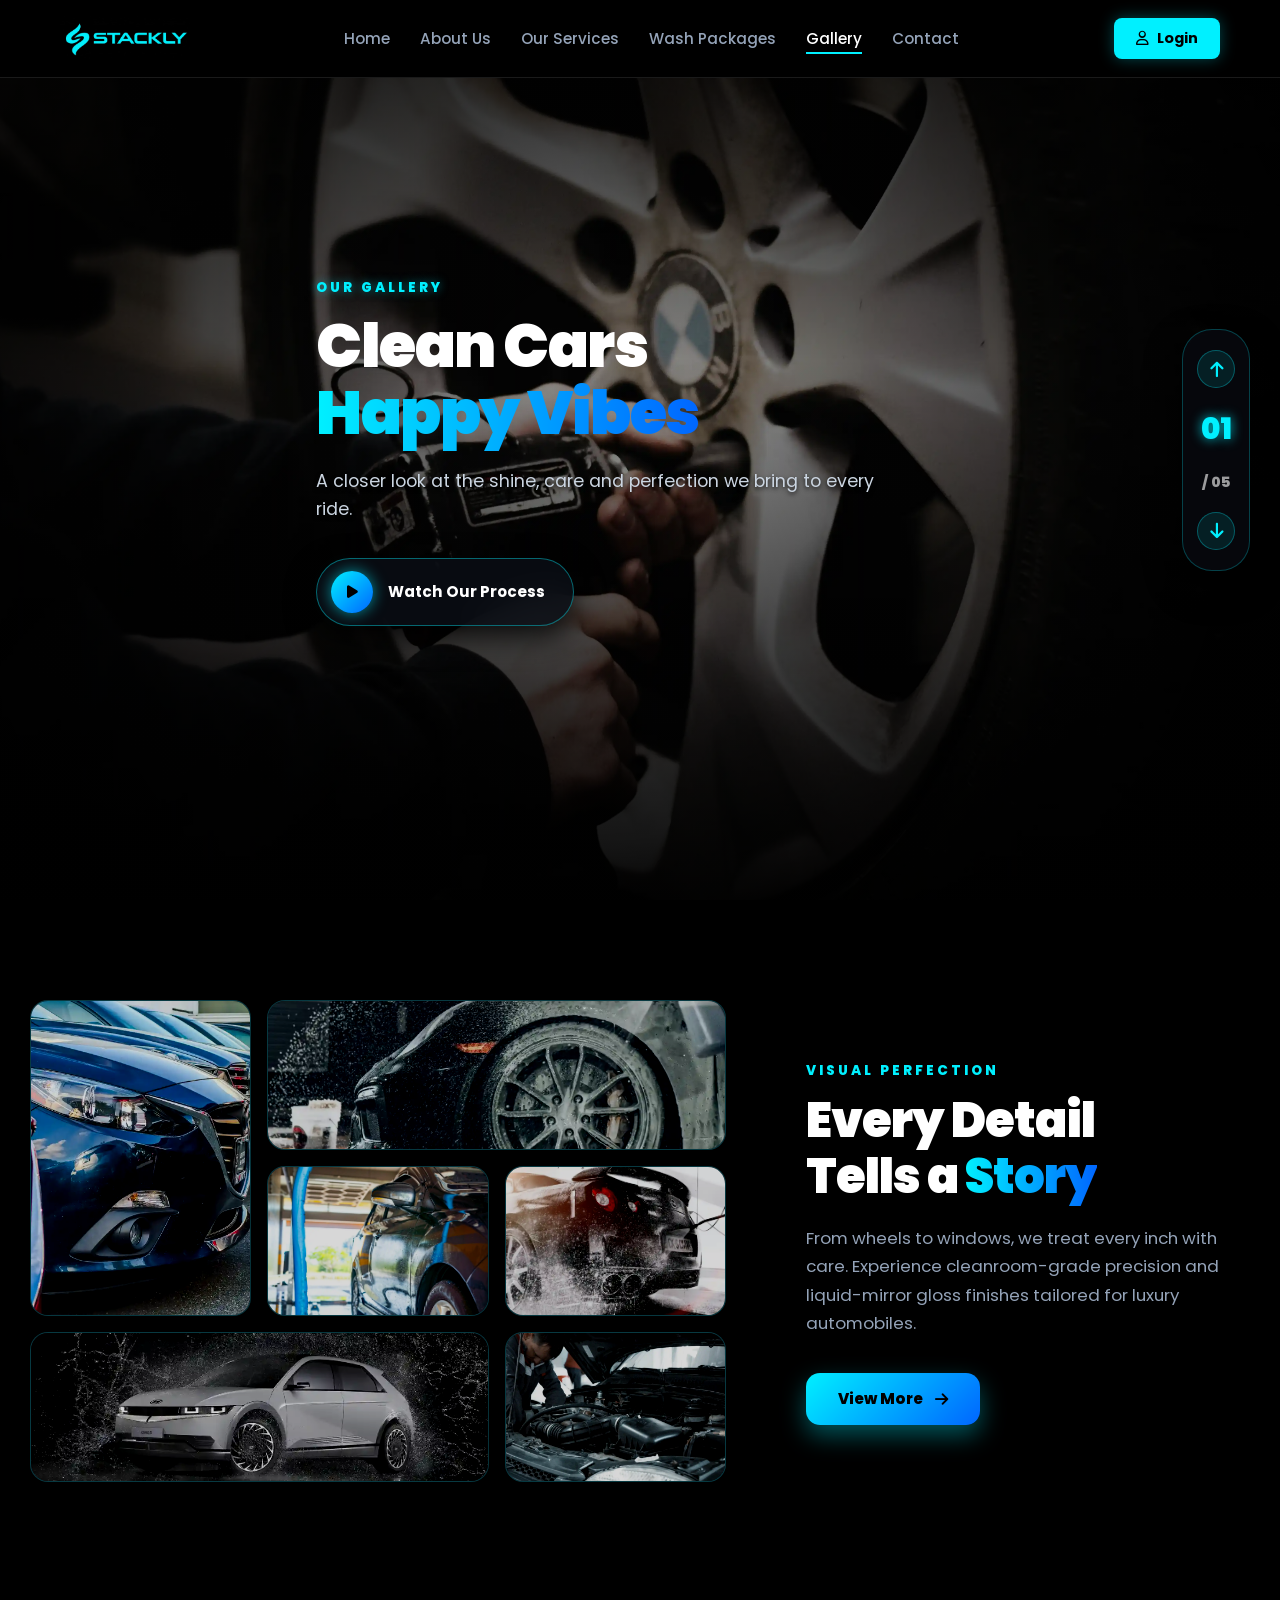
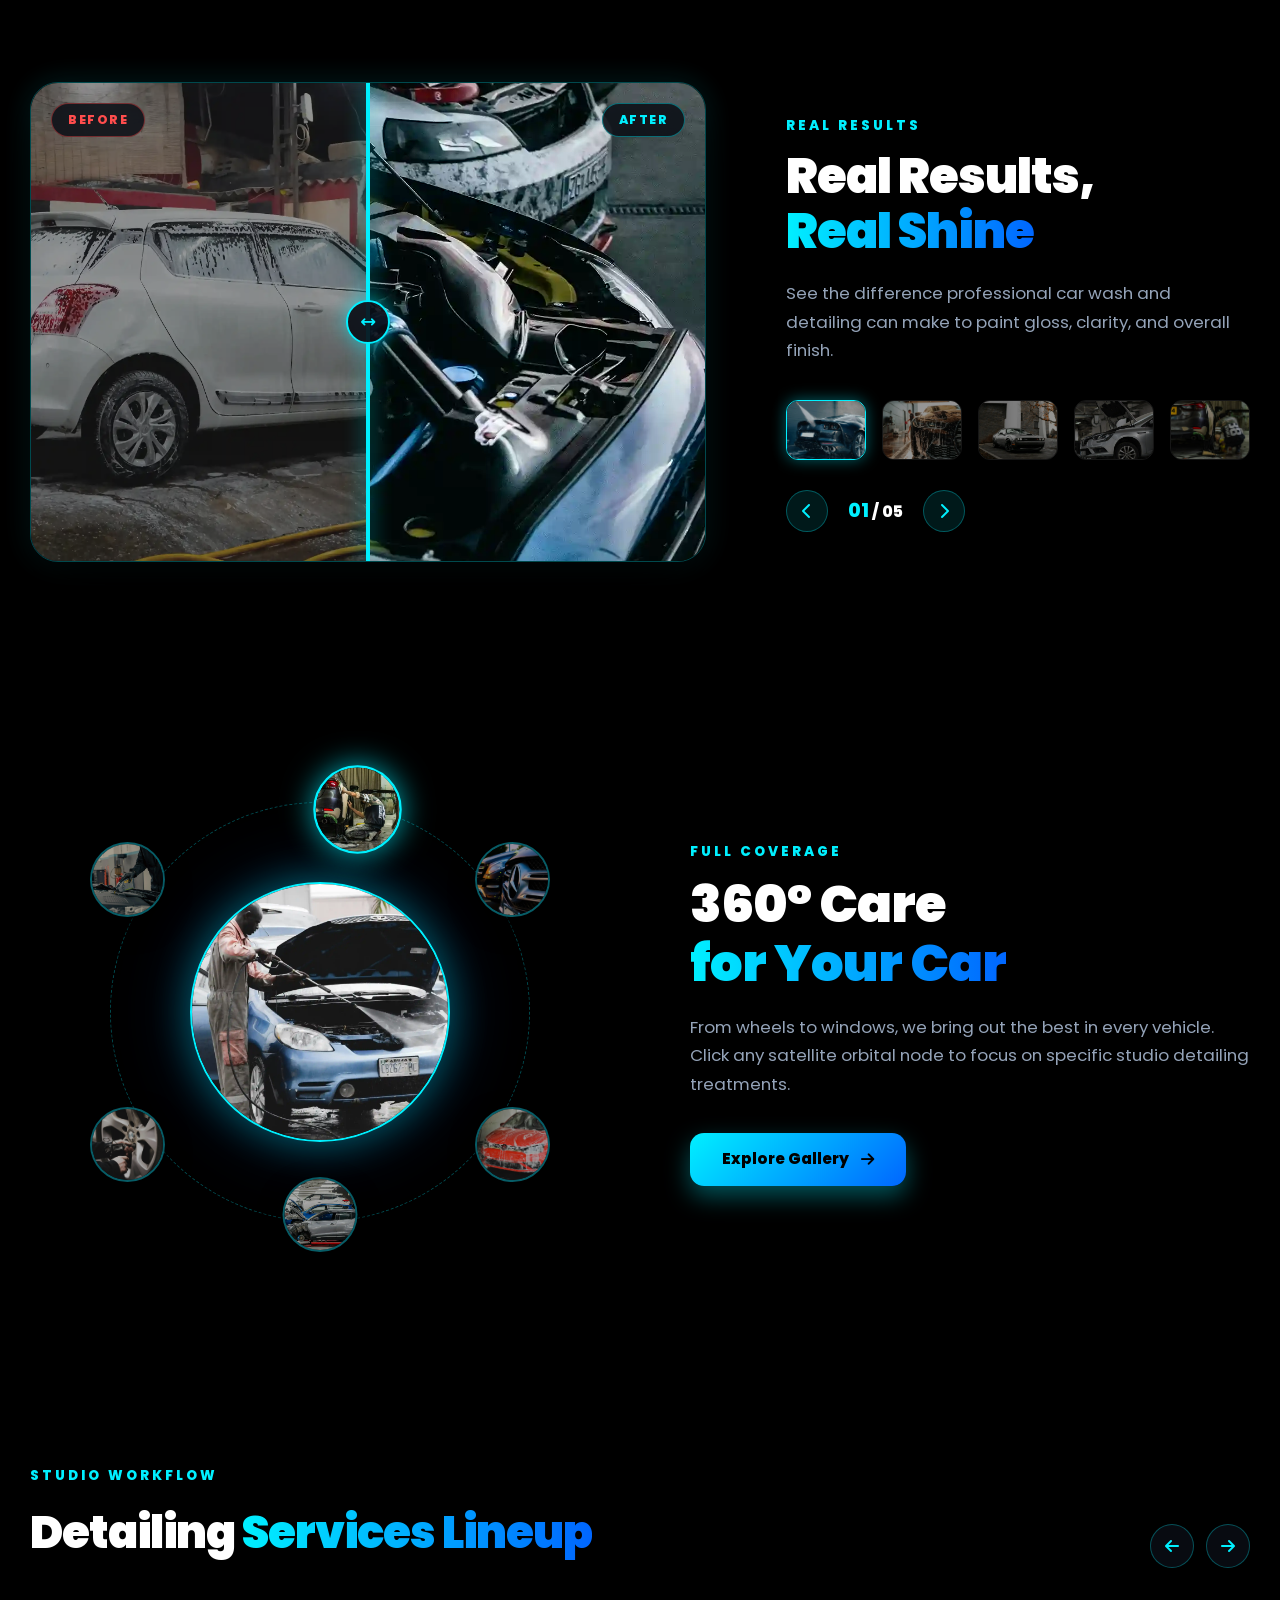
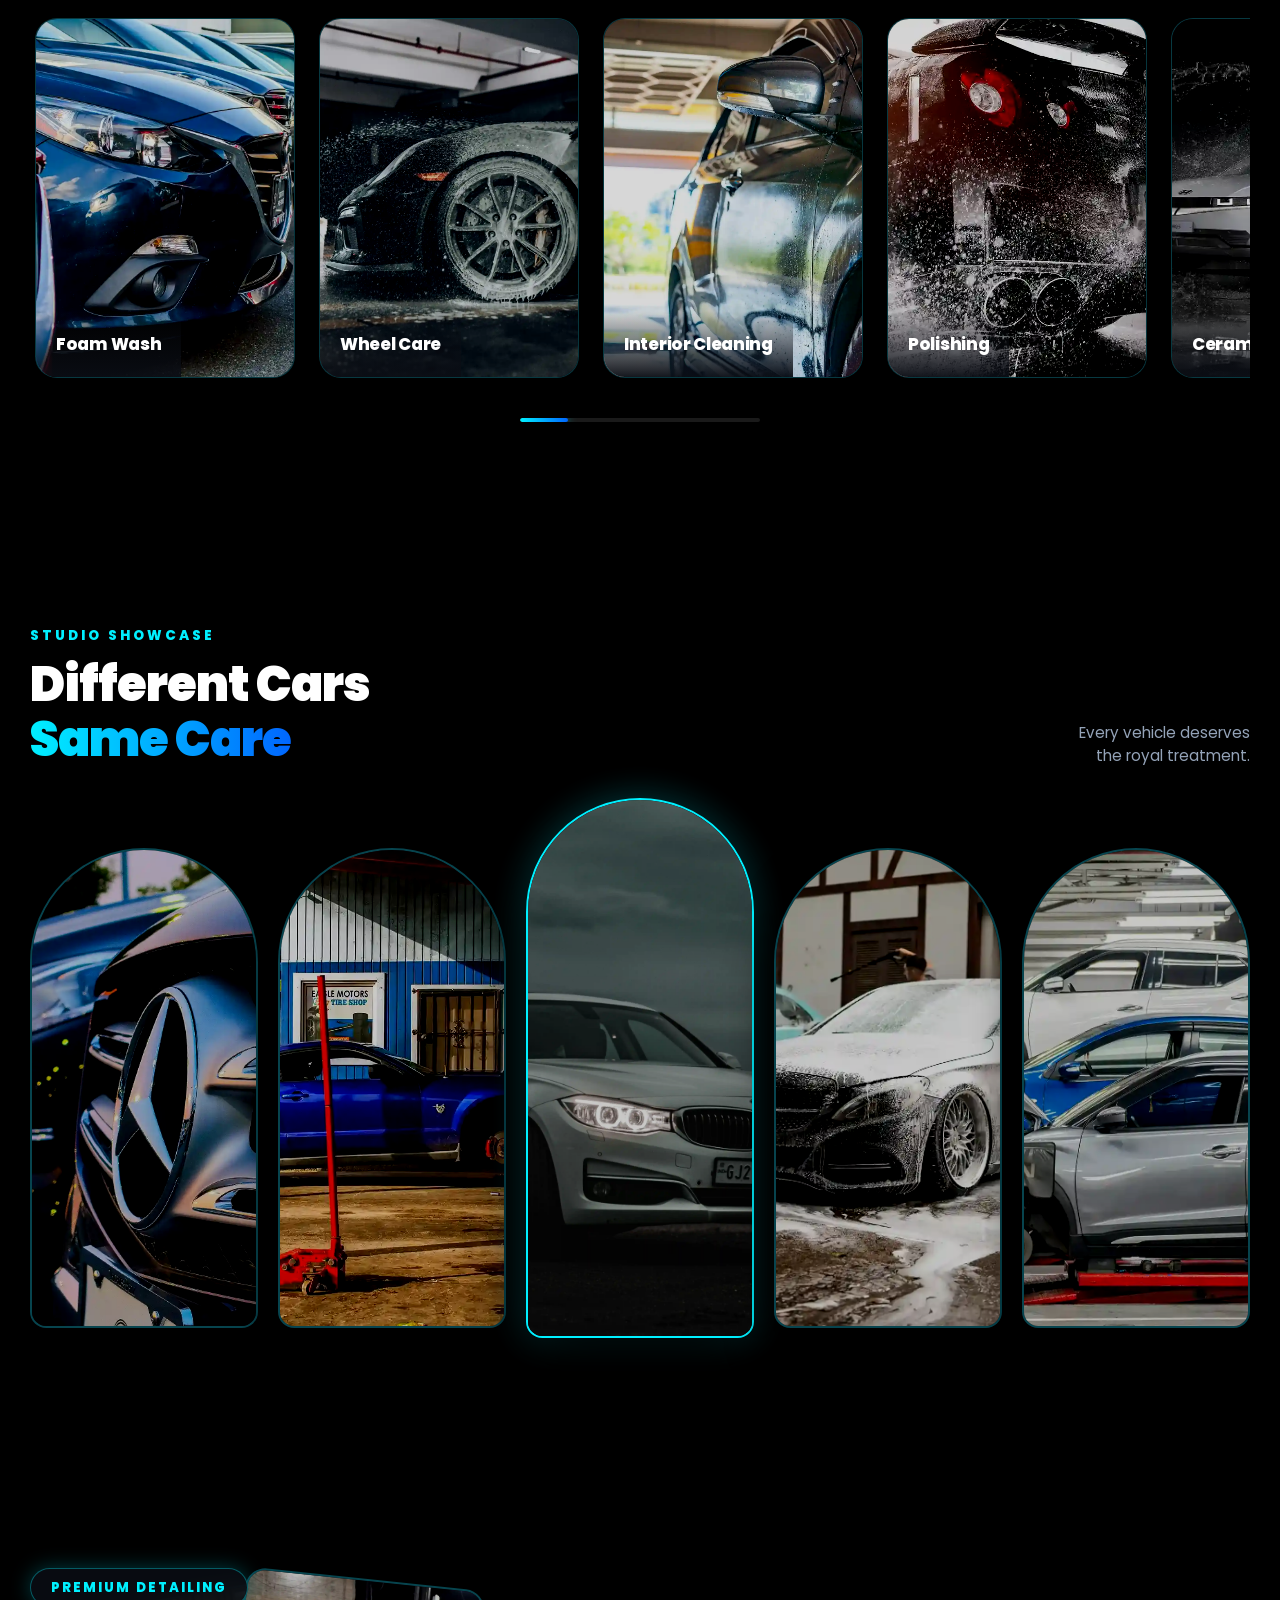
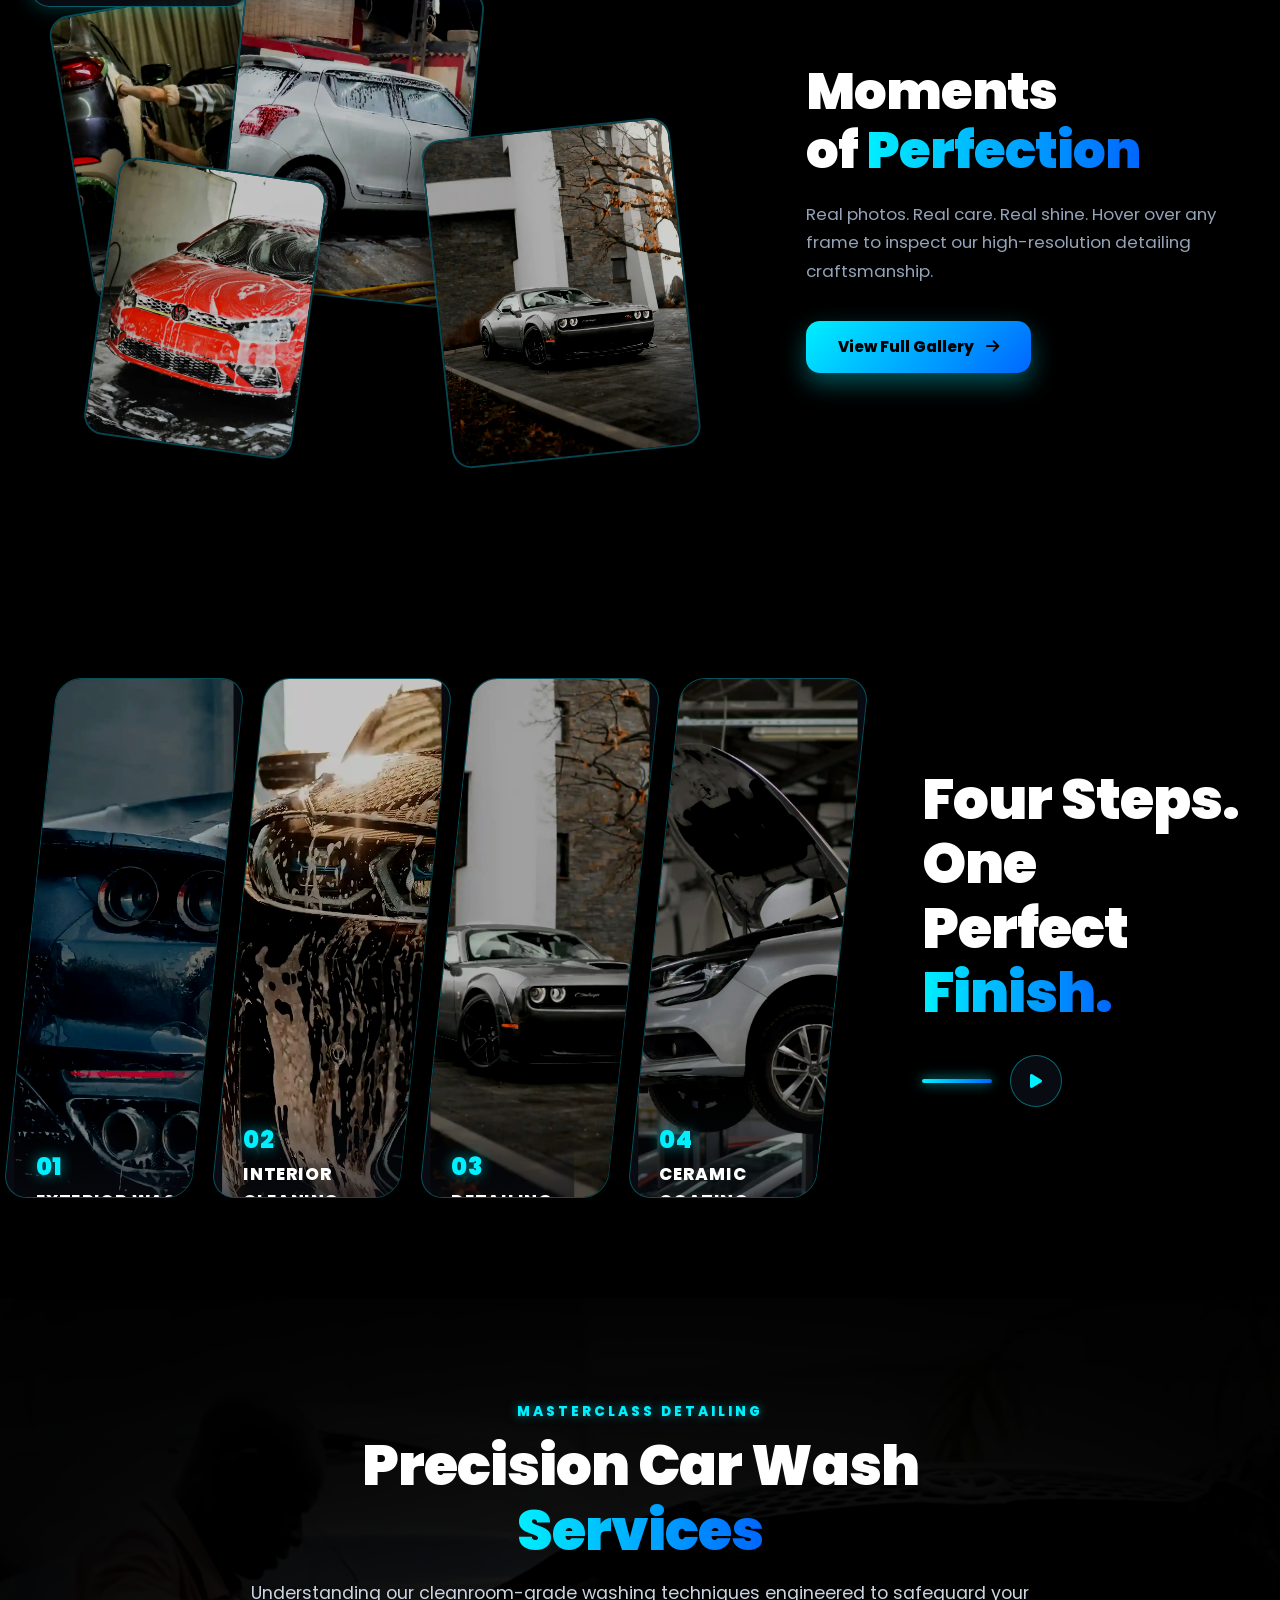
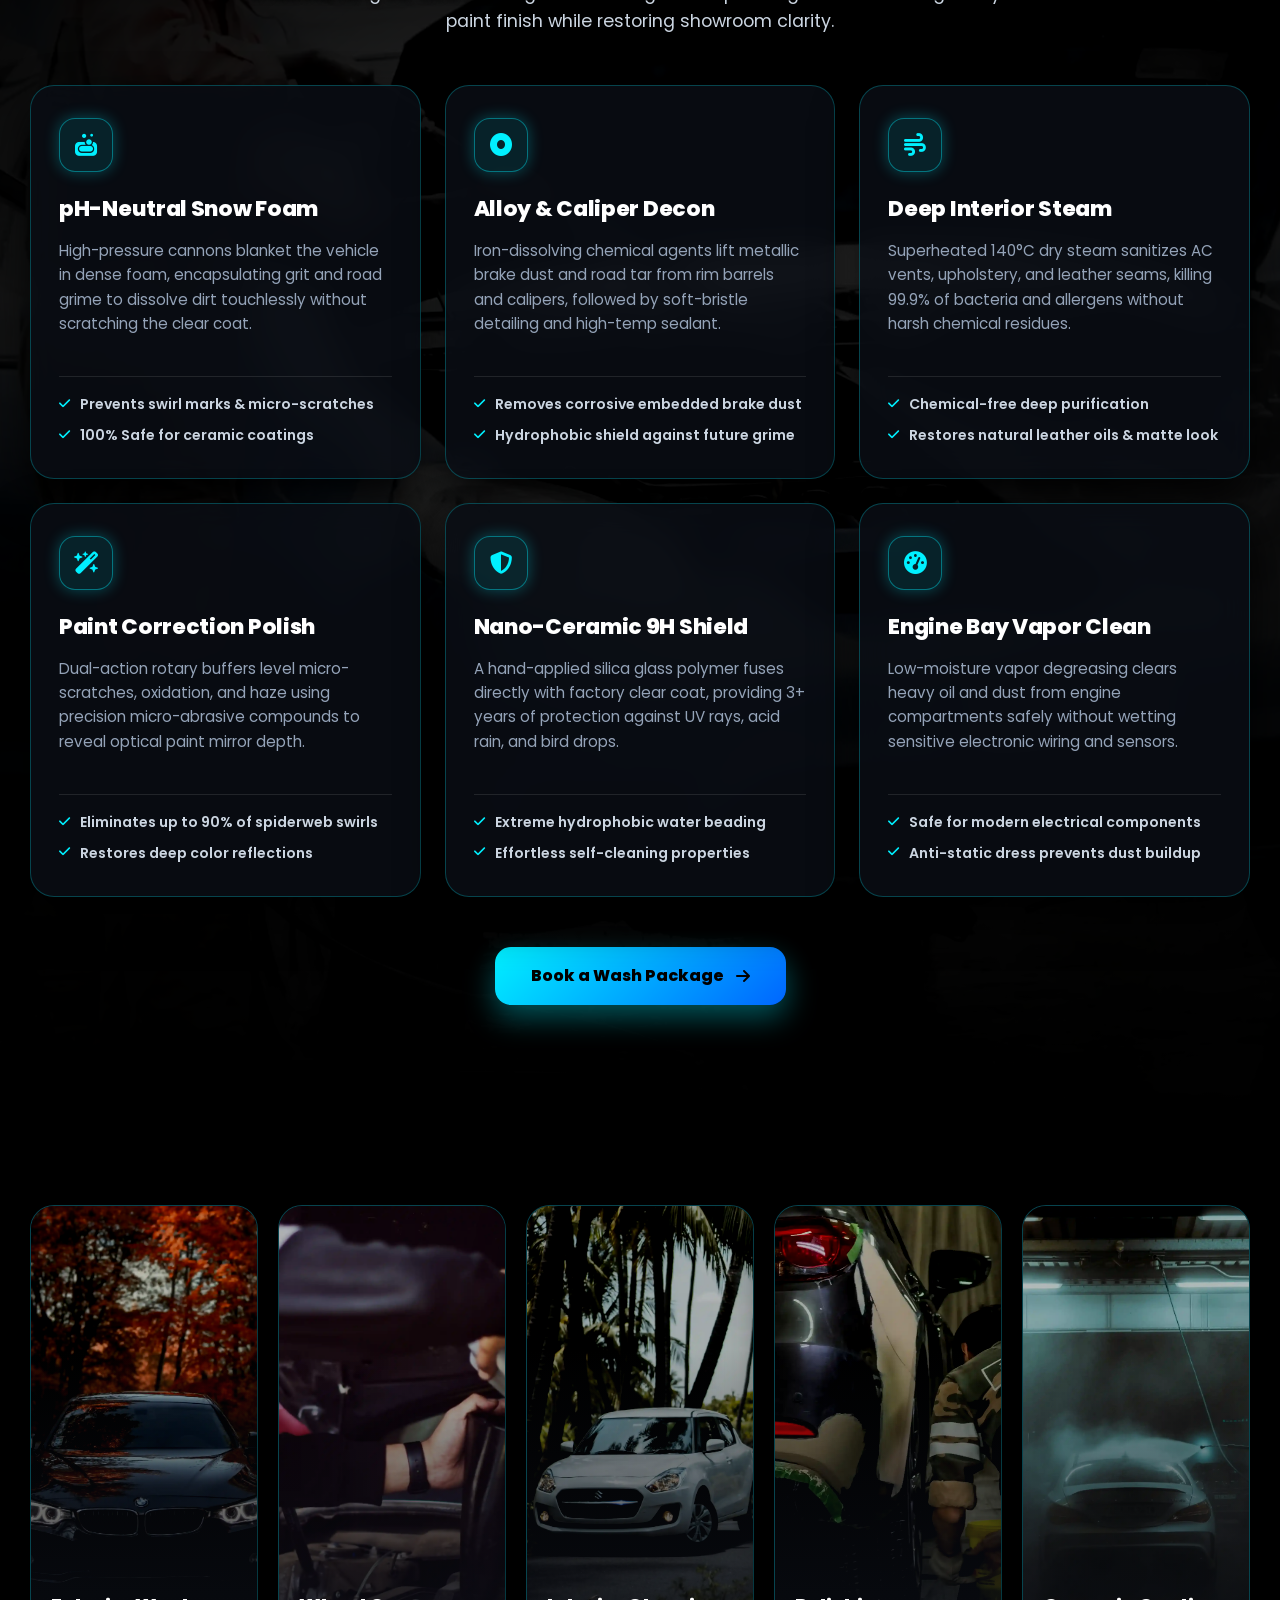
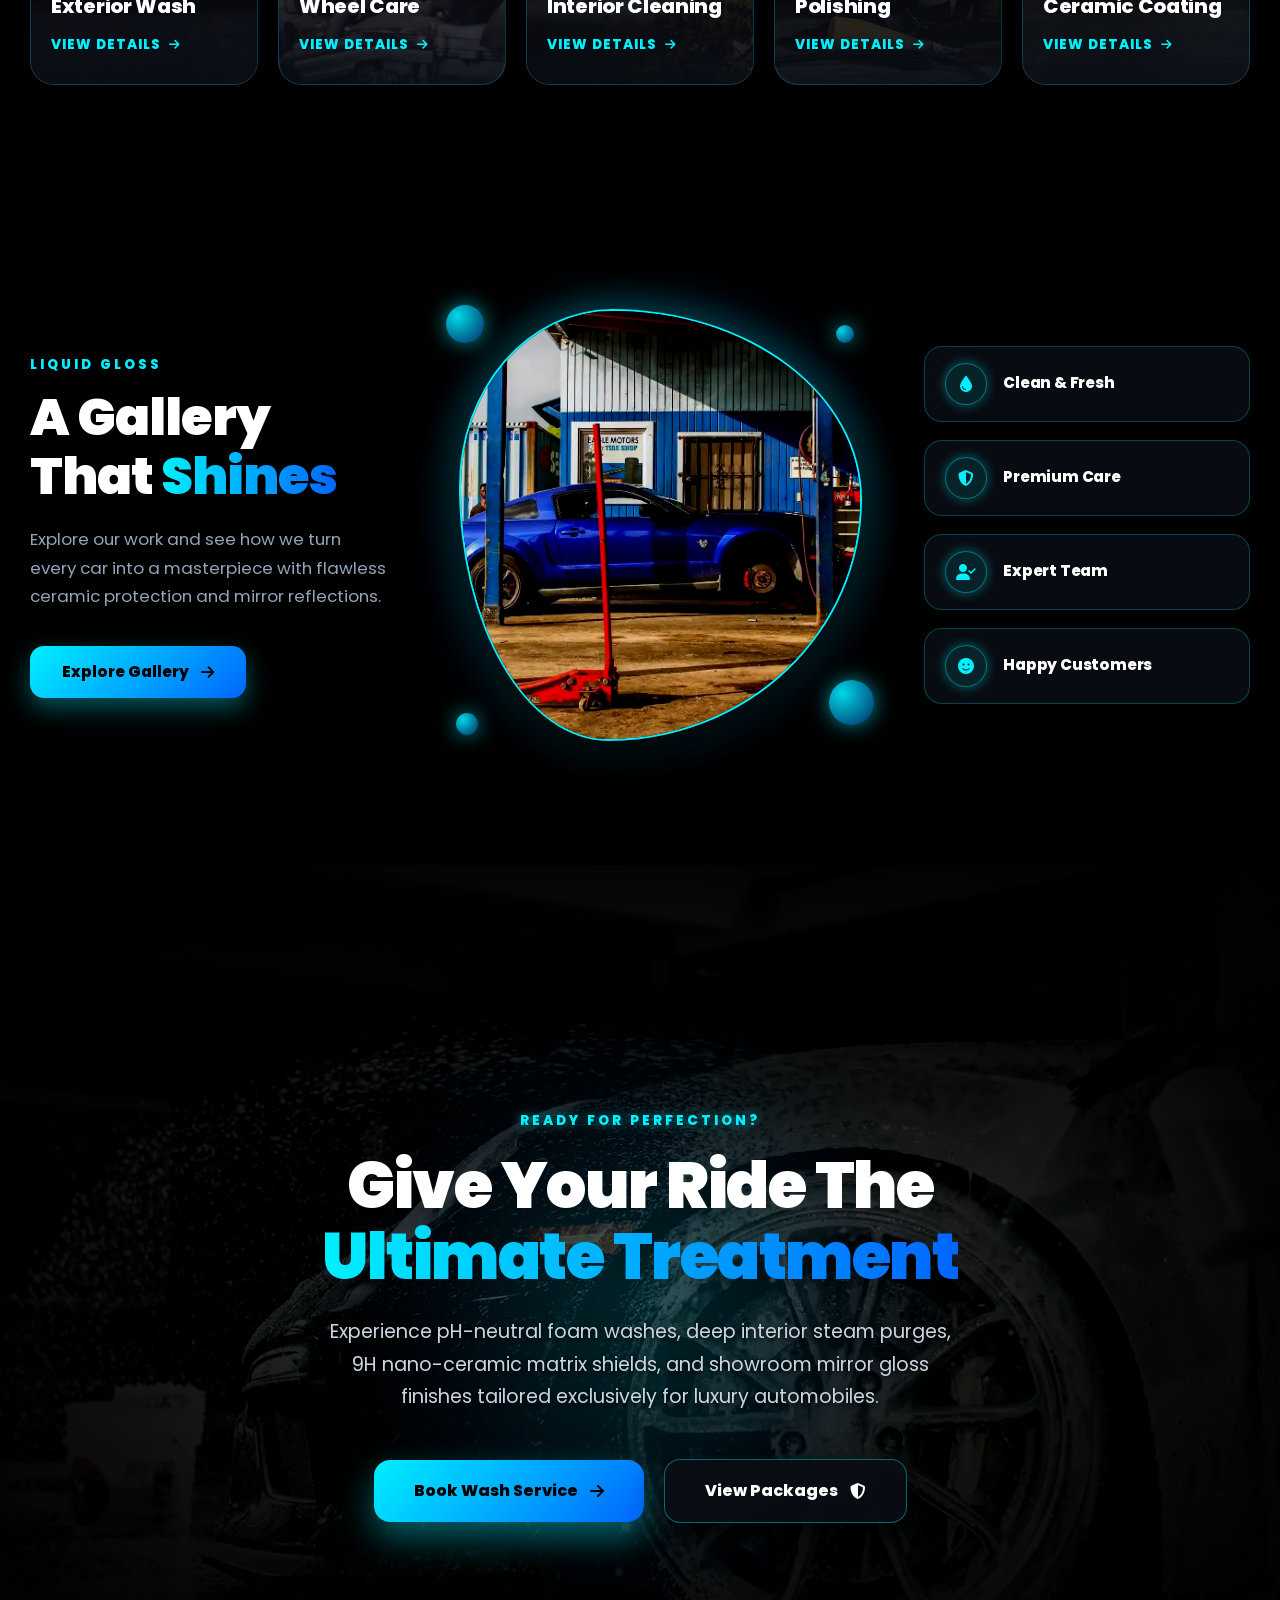
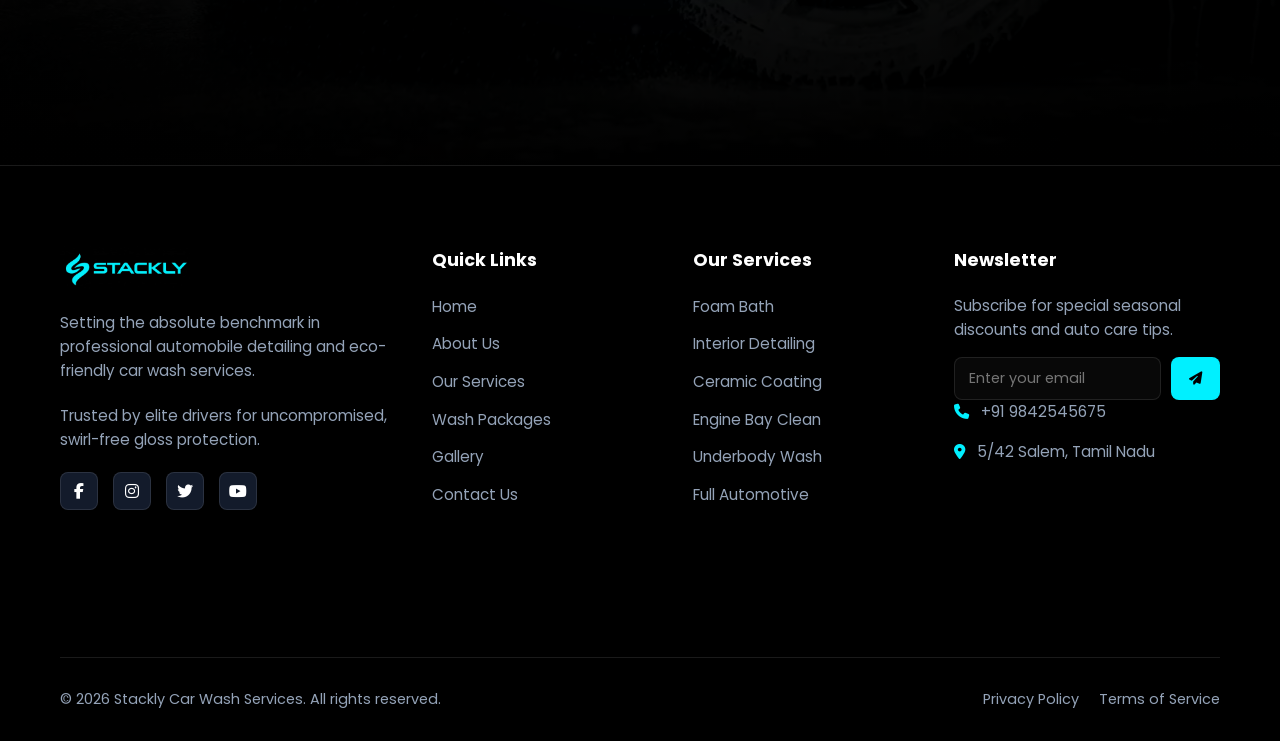
<file: gallery.html>
<!DOCTYPE html>
<html lang="en">
<head>
    <meta charset="UTF-8">
    <meta name="viewport" content="width=device-width, initial-scale=1.0, maximum-scale=1.0, user-scalable=no">
    <title>Stackly | Premium Car Wash & Detailing Services</title>
    <!-- Google Fonts: Poppins -->
    <link href="https://fonts.googleapis.com/css2?family=Poppins:wght@300;400;500;600;700;800&display=swap" rel="stylesheet">
    <!-- FontAwesome for Icons -->
    <link rel="stylesheet" href="https://cdnjs.cloudflare.com/ajax/libs/font-awesome/6.4.0/css/all.min.css">
    <!-- Custom Stylesheet -->
    <link rel="stylesheet" href="style.css">
</head>
<body>

    <!-- Header / Navigation -->
    <header class="header" id="header">
        <div class="nav-container">
            <!-- Left: Logo -->
            <a href="./index.html" class="logo">
                <img src="./logo.webp" alt="Stackly Logo" class="custom-logo" onerror="this.style.display='none'; document.getElementById('fallback-logo').style.display='flex';">
                <div class="logo-icon" id="fallback-logo" style="display:none;">
                    <i class="fa-solid fa-droplet"></i>
                </div>
                
            </a>

            <!-- Center/Mobile Drawer Navigation Menu -->
            <nav class="nav-menu" id="navMenu">
                <ul>
                    <li><a href="./index.html" class="nav-link ">Home</a></li>
                    <li><a href="./about us.html" class="nav-link">About Us</a></li>
                    <li><a href="./our services.html" class="nav-link">Our Services</a></li>
                    <li><a href="./washpackages.html" class="nav-link">Wash Packages</a></li>
                    <li><a href="./gallery.html" class="nav-link active">Gallery</a></li>
                    <li><a href="./contact.html" class="nav-link">Contact</a></li>
                </ul>
                <div class="mobile-login-wrapper">
                    <a href="login.html" class="btn btn-login-cyan btn-block"><i class="fa-regular fa-user"></i> Login to Dashboard</a>
                </div>
            </nav>

            <!-- Right: Cyan Login Button & Hamburger Toggle -->
            <div class="nav-right">
                <a href="login.html" class="btn-login-cyan desktop-only">
                    <i class="fa-regular fa-user"></i> Login
                </a>
                <button class="hamburger" id="hamburger" aria-label="Toggle Menu">
                    <span></span>
                    <span></span>
                    <span></span>
                </button>
            </div>
        </div>
    </header>
<!-- ==========================================
     SECTION 1: FULL SCREEN HERO GALLERY (INTERACTIVE 4K SLIDER)
     ========================================== -->
<style>
    .hero-gallery-section {
        position: relative;
        width: 100%;
        min-height: 100vh;
        background-color: #000000;
        display: flex;
        align-items: center;
        justify-content: center;
        overflow: hidden;
        font-family: system-ui, -apple-system, sans-serif;
    }

    /* Full-Bleed Ultra HD Background Slider Stage */
    .hero-bg-stage {
        position: absolute;
        inset: 0;
        z-index: 1;
    }

    .hero-bg-slide {
        position: absolute;
        inset: 0;
        opacity: 0;
        transition: opacity 0.8s cubic-bezier(0.16, 1, 0.3, 1), transform 0.8s cubic-bezier(0.16, 1, 0.3, 1);
        transform: scale(1.05);
    }

    .hero-bg-slide.active {
        opacity: 1;
        transform: scale(1);
    }

    .hero-bg-slide img {
        width: 100%;
        height: 100%;
        object-fit: cover;
        object-position: center;
        filter: brightness(0.75) contrast(1.15); /* Balanced for maximum image clarity */
    }

    /* Light Ambient Gradient Overlay */
    .hero-gradient-overlay {
        position: absolute;
        inset: 0;
        background: radial-gradient(circle at center, rgba(0, 0, 0, 0.2) 0%, rgba(0, 0, 0, 0.85) 90%),
                    linear-gradient(180deg, rgba(0, 0, 0, 0.6) 0%, transparent 40%, rgba(0, 0, 0, 0.85) 100%);
        z-index: 2;
    }

    .hero-gallery-container {
        max-width: 1280px;
        width: 100%;
        margin: 0 auto;
        padding: 0 30px;
        position: relative;
        z-index: 3;
        display: flex;
        align-items: center;
        justify-content: space-between;
    }

    /* Left Text Content */
    .hero-text-content {
        max-width: 580px;
    }

    .hero-sub-tag {
        color: #00f0ff;
        font-size: 0.85rem;
        font-weight: 800;
        text-transform: uppercase;
        letter-spacing: 3px;
        margin-bottom: 15px;
        display: inline-block;
        text-shadow: 0 0 10px rgba(0, 240, 255, 0.5);
    }

    .hero-title {
        font-size: 3.8rem;
        font-weight: 900;
        color: #ffffff;
        line-height: 1.1;
        letter-spacing: -1.5px;
        margin-bottom: 20px;
    }

    .hero-title span {
        background: linear-gradient(90deg, #00f0ff 0%, #0066ff 100%);
        -webkit-background-clip: text;
        -webkit-text-fill-color: transparent;
    }

    .hero-description {
        color: #cbd5e1;
        font-size: 1.1rem;
        line-height: 1.6;
        margin-bottom: 35px;
        text-shadow: 0 2px 4px rgba(0, 0, 0, 0.8);
    }

    /* Interactive Process Button */
    .play-process-btn {
        display: inline-flex;
        align-items: center;
        gap: 15px;
        background: rgba(10, 13, 20, 0.85);
        backdrop-filter: blur(16px);
        -webkit-backdrop-filter: blur(16px);
        border: 1px solid rgba(0, 240, 255, 0.4);
        padding: 12px 28px 12px 14px;
        border-radius: 50px;
        color: #ffffff;
        font-size: 0.95rem;
        font-weight: 700;
        text-decoration: none;
        transition: all 0.3s ease;
        box-shadow: 0 10px 30px rgba(0, 0, 0, 0.9);
    }

    .play-icon-circle {
        width: 42px;
        height: 42px;
        background: linear-gradient(135deg, #00f0ff 0%, #0066ff 100%);
        border-radius: 50%;
        display: flex;
        align-items: center;
        justify-content: center;
        color: #000000;
        font-size: 0.9rem;
        box-shadow: 0 0 15px rgba(0, 240, 255, 0.6);
        transition: transform 0.3s ease;
    }

    .play-process-btn:hover {
        border-color: #00f0ff;
        transform: translateY(-3px);
        box-shadow: 0 15px 35px rgba(0, 240, 255, 0.3);
    }

    .play-process-btn:hover .play-icon-circle {
        transform: scale(1.1);
    }

    /* Right Side Interactive Arrow Navigation (Arromaxes) */
    .hero-slide-nav {
        display: flex;
        flex-direction: column;
        align-items: center;
        gap: 18px;
        color: rgba(255, 255, 255, 0.6);
        font-weight: 800;
        font-size: 0.9rem;
        background: rgba(10, 13, 20, 0.6);
        backdrop-filter: blur(12px);
        padding: 20px 14px;
        border-radius: 30px;
        border: 1px solid rgba(0, 240, 255, 0.25);
        box-shadow: 0 15px 35px rgba(0, 0, 0, 0.8);
    }

    .nav-arrow {
        width: 38px;
        height: 38px;
        border-radius: 50%;
        background: rgba(0, 240, 255, 0.1);
        border: 1px solid rgba(0, 240, 255, 0.3);
        color: #00f0ff;
        display: flex;
        align-items: center;
        justify-content: center;
        cursor: pointer;
        font-size: 1.1rem;
        transition: all 0.3s ease;
        user-select: none;
    }

    .nav-arrow:hover {
        background: #00f0ff;
        color: #000000;
        box-shadow: 0 0 18px rgba(0, 240, 255, 0.8);
        transform: scale(1.1);
    }

    .active-slide-num {
        font-size: 1.8rem;
        color: #00f0ff;
        text-shadow: 0 0 12px rgba(0, 240, 255, 0.8);
        font-weight: 900;
    }

    /* Responsive Adjustments */
    @media (max-width: 968px) {
        .hero-gallery-container {
            flex-direction: column;
            align-items: flex-start;
            gap: 40px;
        }
        .hero-title {
            font-size: 2.8rem;
        }
        .hero-slide-nav {
            flex-direction: row;
            width: auto;
            align-self: flex-end;
        }
    }
</style>

<section class="hero-gallery-section" id="hero-gallery">
    
    <!-- Ultra HD Background Slider Stage (5 HD Images) -->
    <div class="hero-bg-stage" id="heroBgStage">
        <!-- Slide 1 -->
        <div class="hero-bg-slide active">
            <img src="./1 (20)_6_11zon.webp" alt="Supercar Liquid Ceramic Gloss">
        </div>
        <!-- Slide 2 -->
        <div class="hero-bg-slide">
            <img src="./1 (31)_17_11zon.webp" alt="High Pressure Foam Wash Detail">
        </div>
        <!-- Slide 3 -->
        <div class="hero-bg-slide">
            <img src="./1 (22)_8_11zon.webp" alt="Rotary Polish & Paint Correction">
        </div>
        <!-- Slide 4 -->
        <div class="hero-bg-slide">
            <img src="./1 (37)_23_11zon.webp" alt="Interior Steam Detailing">
        </div>
        <!-- Slide 5 -->
        <div class="hero-bg-slide">
            <img src="./1 (42)_28_11zon.webp" alt="Hydrophobic Water Beading Finish">
        </div>
    </div>

    <!-- Gradient Overlay for Clarity and Readability -->
    <div class="hero-gradient-overlay"></div>

    <!-- Main Hero Content Container -->
    <div class="hero-gallery-container">
        <!-- Left Text Box -->
      <br>
      <br>  <div class="hero-text-content">
            <span class="hero-sub-tag">Our Gallery</span>
            <h1 class="hero-title">Clean Cars<br><span>Happy Vibes</span></h1>
            <p class="hero-description">A closer look at the shine, care and perfection we bring to every ride.</p>
            
            <a href="./404.html" class="play-process-btn">
                <span class="play-icon-circle"><i class="fa-solid fa-play"></i></span>
                <span>Watch Our Process</span>
            </a>
        </div>

        <!-- Right Side Interactive Arrow Navigation (Arromaxes) -->
        <div class="hero-slide-nav">
            <div class="nav-arrow" id="prevSlideBtn" title="Previous Image">
                <i class="fa-solid fa-arrow-up"></i>
            </div>
            <span class="active-slide-num" id="currentSlideNum">01</span>
            <span>/ 05</span>
            <div class="nav-arrow" id="nextSlideBtn" title="Next Image">
                <i class="fa-solid fa-arrow-down"></i>
            </div>
        </div>
    </div>
</section>

<!-- Interactive Image Navigation Script -->
<script>
    (function initHeroGallerySlider() {
        const slides = document.querySelectorAll('.hero-bg-slide');
        const prevBtn = document.getElementById('prevSlideBtn');
        const nextBtn = document.getElementById('nextSlideBtn');
        const slideNumDisplay = document.getElementById('currentSlideNum');
        
        if (!slides.length || !prevBtn || !nextBtn) return;

        let currentIndex = 0;
        const totalSlides = slides.length;

        function updateSlide(index) {
            slides.forEach((slide, i) => {
                if (i === index) {
                    slide.classList.add('active');
                } else {
                    slide.classList.remove('active');
                }
            });

            // Format counter to 01, 02, etc.
            const formattedIndex = (index + 1).toString().padStart(2, '0');
            if (slideNumDisplay) slideNumDisplay.textContent = formattedIndex;
        }

        // Next Slide (Down Arrow)
        nextBtn.addEventListener('click', () => {
            currentIndex = (currentIndex + 1) % totalSlides;
            updateSlide(currentIndex);
        });

        // Previous Slide (Up Arrow)
        prevBtn.addEventListener('click', () => {
            currentIndex = (currentIndex - 1 + totalSlides) % totalSlides;
            updateSlide(currentIndex);
        });
    })();
</script>

<!-- ==========================================
     SECTION 2: MASONRY IMAGE GRID & EDITORIAL
     ========================================== -->
<style>
    .masonry-section {
        padding: 100px 0;
        background-color: #000000;
        position: relative;
        font-family: system-ui, -apple-system, sans-serif;
        overflow: hidden;
    }

    .masonry-container {
        max-width: 1280px;
        margin: 0 auto;
        padding: 0 30px;
        position: relative;
        z-index: 2;
        display: grid;
        grid-template-columns: 1.2fr 0.8fr;
        gap: 60px;
        align-items: center;
    }

    /* Asymmetric Masonry Layout Grid */
    .masonry-grid {
        display: grid;
        grid-template-columns: repeat(3, 1fr);
        grid-auto-rows: 150px;
        gap: 16px;
    }

    .masonry-item {
        position: relative;
        border-radius: 18px;
        overflow: hidden;
        border: 1px solid rgba(0, 240, 255, 0.2);
        background: rgba(10, 13, 20, 0.9);
        box-shadow: 0 15px 35px rgba(0, 0, 0, 0.8);
        cursor: pointer;
        transition: transform 0.4s ease, border-color 0.4s ease, box-shadow 0.4s ease;
    }

    .masonry-item img {
        width: 100%;
        height: 100%;
        object-fit: cover;
        object-position: center;
        filter: brightness(0.8) contrast(1.15);
        transition: transform 0.6s cubic-bezier(0.16, 1, 0.3, 1), filter 0.4s ease;
    }

    .masonry-item:hover {
        transform: translateY(-6px);
        border-color: #00f0ff;
        box-shadow: 0 20px 45px rgba(0, 0, 0, 0.95), 0 0 25px rgba(0, 240, 255, 0.25);
        z-index: 3;
    }

    .masonry-item:hover img {
        transform: scale(1.08);
        filter: brightness(0.95) contrast(1.2);
    }

    /* Spanning Rules for Asymmetry */
    .item-tall { grid-row: span 2; }
    .item-wide { grid-column: span 2; }
    .item-large { grid-column: span 2; grid-row: span 2; }

    /* Right Side Editorial Content */
    .masonry-text-content {
        padding-left: 20px;
    }

    .masonry-sub-tag {
        color: #00f0ff;
        font-size: 0.85rem;
        font-weight: 800;
        text-transform: uppercase;
        letter-spacing: 3px;
        margin-bottom: 12px;
        display: inline-block;
    }

    .masonry-title {
        font-size: 3rem;
        font-weight: 900;
        color: #ffffff;
        line-height: 1.15;
        letter-spacing: -1px;
        margin-bottom: 20px;
    }

    .masonry-title span {
        background: linear-gradient(90deg, #00f0ff 0%, #0066ff 100%);
        -webkit-background-clip: text;
        -webkit-text-fill-color: transparent;
    }

    .masonry-desc {
        color: #94a3b8;
        font-size: 1.05rem;
        line-height: 1.7;
        margin-bottom: 35px;
    }

    .view-more-btn {
        display: inline-flex;
        align-items: center;
        gap: 12px;
        background: linear-gradient(135deg, #00f0ff 0%, #0066ff 100%);
        color: #000000;
        font-size: 0.95rem;
        font-weight: 800;
        padding: 14px 32px;
        border-radius: 14px;
        text-decoration: none;
        transition: transform 0.3s ease, box-shadow 0.3s ease;
        box-shadow: 0 10px 25px rgba(0, 240, 255, 0.35);
    }

    .view-more-btn:hover {
        transform: translateY(-3px) scale(1.03);
        box-shadow: 0 15px 35px rgba(0, 240, 255, 0.6);
    }

    /* Responsive Grid Adjustments */
    @media (max-width: 1024px) {
        .masonry-container {
            grid-template-columns: 1fr;
            gap: 50px;
        }
        .masonry-text-content {
            padding-left: 0;
        }
    }

    @media (max-width: 640px) {
        .masonry-grid {
            grid-template-columns: repeat(2, 1fr);
            grid-auto-rows: 130px;
        }
    }
    /* ==========================================
   MASONRY SECTION: MOBILE RESPONSIVE FIXES
   ========================================== */

@media (max-width: 968px) {
    /* Prevent Section Overflow & Adjust Padding */
    .masonry-section {
        padding: 60px 0 !important;
        overflow-x: hidden !important;
        width: 100% !important;
    }

    .masonry-container {
        grid-template-columns: 1fr !important;
        gap: 40px !important;
        padding: 0 16px !important;
        width: 100% !important;
        box-sizing: border-box !important;
    }

    /* Editorial Text Content Mobile Alignment */
    .masonry-text-content {
        padding-left: 0 !important;
        text-align: left !important;
    }

    .masonry-sub-tag {
        font-size: 0.8rem !important;
        letter-spacing: 2px !important;
        margin-bottom: 8px !important;
    }

    .masonry-title {
        font-size: 2.2rem !important;
        line-height: 1.2 !important;
        margin-bottom: 16px !important;
        letter-spacing: -0.5px !important;
    }

    .masonry-desc {
        font-size: 0.95rem !important;
        line-height: 1.6 !important;
        margin-bottom: 25px !important;
    }

    /* Mobile Button Styling */
    .view-more-btn {
        width: 100% !important;
        justify-content: center !important;
        padding: 14px 24px !important;
        box-sizing: border-box !important;
    }
}

/* Mobile Screens (< 640px) - Grid Reset */
@media (max-width: 640px) {
    .masonry-grid {
        grid-template-columns: repeat(2, 1fr) !important;
        grid-auto-rows: 120px !important;
        gap: 10px !important;
        width: 100% !important;
    }

    /* Reset Spanning Rules for Mobile Balance */
    .item-tall {
        grid-row: span 2 !important;
    }

    .item-wide {
        grid-column: span 2 !important;
    }

    .item-large {
        grid-column: span 2 !important;
        grid-row: span 2 !important;
    }

    .masonry-item {
        border-radius: 12px !important;
    }
}

/* Extra Small Phones (< 480px) */
@media (max-width: 480px) {
    .masonry-section {
        padding: 45px 0 !important;
    }

    .masonry-title {
        font-size: 1.85rem !important;
    }

    .masonry-grid {
        grid-auto-rows: 105px !important;
        gap: 8px !important;
    }
}
</style>

<section class="masonry-section" id="masonry-gallery">
    <div class="masonry-container">
        
        <!-- Left Side Masonry Grid -->
        <div class="masonry-grid">
            <!-- Item 1: Wheel Care -->
            <div class="masonry-item item-tall">
                <img src="./1 (1)_11zon.webp" alt="Alloy Wheel Care">
            </div>

            <!-- Item 2: Foam Wash (Large Focus) -->
            <div class="masonry-item item-wide">
                <img src="./1 (2)_11zon.webp" alt="Snow Foam Wash">
            </div>

            <!-- Item 3: Interior Leather Detail -->
            <div class="masonry-item">
                <img src="./1 (3)_11zon.webp" alt="Interior Detail">
            </div>

            <!-- Item 4: Headlight Restoration -->
            <div class="masonry-item">
                <img src="./1 (4)_11zon.webp" alt="Optical Headlight Clarity">
            </div>

            <!-- Item 5: Engine Bay -->
            <div class="masonry-item item-wide">
                <img src="./1 (5)_11zon.webp" alt="Engine Vapor Clean">
            </div>

            <!-- Item 6: Paint Correction Rotary Polish -->
            <div class="masonry-item">
                <img src="./1 (6)_11zon.webp" alt="Rotary Polish">
            </div>
        </div>

        <!-- Right Side Editorial Text -->
        <div class="masonry-text-content">
            <span class="masonry-sub-tag">Visual Perfection</span>
            <h2 class="masonry-title">Every Detail<br>Tells a <span>Story</span></h2>
            <p class="masonry-desc">From wheels to windows, we treat every inch with care. Experience cleanroom-grade precision and liquid-mirror gloss finishes tailored for luxury automobiles.</p>
            
            <a href="./404.html" class="view-more-btn">
                <span>View More</span>
                <i class="fa-solid fa-arrow-right"></i>
            </a>
        </div>

    </div>
</section>

<!-- ==========================================
     SECTION 3: BEFORE & AFTER INTERACTIVE SLIDER
     ========================================== -->
<style>
    .ba-section {
        padding: 100px 0;
        background-color: #000000;
        position: relative;
        font-family: system-ui, -apple-system, sans-serif;
        overflow: hidden;
    }

    .ba-container {
        max-width: 1280px;
        margin: 0 auto;
        padding: 0 30px;
        position: relative;
        z-index: 2;
        display: grid;
        grid-template-columns: 1.2fr 0.8fr;
        gap: 60px;
        align-items: center;
    }

    /* Before & After Comparison Stage */
    .ba-stage-wrapper {
        position: relative;
        width: 100%;
        height: 480px;
        border-radius: 28px;
        overflow: hidden;
        border: 1px solid rgba(0, 240, 255, 0.3);
        box-shadow: 0 25px 60px rgba(0, 0, 0, 0.95), 0 0 30px rgba(0, 240, 255, 0.15);
        user-select: none;
        cursor: ew-resize;
    }

    /* Layer 1: "After" Image (Clean Finish) */
    .ba-image-after {
        position: absolute;
        inset: 0;
        width: 100%;
        height: 100%;
    }

    .ba-image-after img {
        width: 100%;
        height: 100%;
        object-fit: cover;
        object-position: center;
        filter: brightness(0.95) contrast(1.15);
    }

    /* Layer 2: "Before" Image (Top Clipped Dirty Layer) */
    .ba-image-before {
        position: absolute;
        inset: 0;
        height: 100%;
        overflow: hidden;
        width: 50%; /* Default 50% split */
        border-right: 2px solid #00f0ff;
    }

    .ba-image-before img {
        width: 100%;
        height: 100%;
        object-fit: cover;
        object-position: center;
        filter: brightness(0.65) contrast(0.9) grayscale(0.2);
    }

    /* Badge Pills */
    .ba-badge {
        position: absolute;
        top: 20px;
        z-index: 4;
        background: rgba(10, 13, 20, 0.85);
        backdrop-filter: blur(12px);
        -webkit-backdrop-filter: blur(12px);
        border: 1px solid rgba(0, 240, 255, 0.35);
        color: #ffffff;
        font-size: 0.78rem;
        font-weight: 800;
        padding: 6px 16px;
        border-radius: 20px;
        text-transform: uppercase;
        letter-spacing: 1.5px;
    }

    .ba-badge.before-badge { left: 20px; color: #ff4d4d; border-color: rgba(255, 77, 77, 0.4); }
    .ba-badge.after-badge { right: 20px; color: #00f0ff; border-color: rgba(0, 240, 255, 0.4); }

    /* Interactive Handle Divider Bar */
    .ba-handle {
        position: absolute;
        top: 0;
        bottom: 0;
        left: 50%;
        width: 4px;
        background: #00f0ff;
        z-index: 5;
        transform: translateX(-50%);
        box-shadow: 0 0 20px rgba(0, 240, 255, 0.8);
        pointer-events: none;
    }

    .ba-handle-button {
        position: absolute;
        top: 50%;
        left: 50%;
        transform: translate(-50%, -50%);
        width: 44px;
        height: 44px;
        background: rgba(10, 13, 20, 0.9);
        border: 2px solid #00f0ff;
        border-radius: 50%;
        display: flex;
        align-items: center;
        justify-content: center;
        color: #00f0ff;
        font-size: 0.9rem;
        box-shadow: 0 0 20px rgba(0, 240, 255, 0.6);
    }

    /* Right Content Box */
    .ba-text-content {
        padding-left: 20px;
    }

    .ba-sub-tag {
        color: #00f0ff;
        font-size: 0.85rem;
        font-weight: 800;
        text-transform: uppercase;
        letter-spacing: 3px;
        margin-bottom: 12px;
        display: inline-block;
    }

    .ba-title {
        font-size: 3rem;
        font-weight: 900;
        color: #ffffff;
        line-height: 1.15;
        letter-spacing: -1px;
        margin-bottom: 20px;
    }

    .ba-title span {
        background: linear-gradient(90deg, #00f0ff 0%, #0066ff 100%);
        -webkit-background-clip: text;
        -webkit-text-fill-color: transparent;
    }

    .ba-desc {
        color: #94a3b8;
        font-size: 1.05rem;
        line-height: 1.7;
        margin-bottom: 35px;
    }

    /* Working Interactive Thumbnails */
    .ba-thumbnails-row {
        display: flex;
        gap: 16px;
        margin-bottom: 30px;
    }

    .ba-thumb {
        width: 80px;
        height: 60px;
        border-radius: 12px;
        overflow: hidden;
        border: 1px solid rgba(255, 255, 255, 0.15);
        cursor: pointer;
        opacity: 0.6;
        transition: all 0.3s ease;
    }

    .ba-thumb img {
        width: 100%;
        height: 100%;
        object-fit: cover;
    }

    .ba-thumb.active, .ba-thumb:hover {
        opacity: 1;
        border-color: #00f0ff;
        box-shadow: 0 0 15px rgba(0, 240, 255, 0.4);
    }

    /* Working Counter & Arrow Controls */
    .ba-controls {
        display: flex;
        align-items: center;
        gap: 20px;
    }

    .ba-nav-btn {
        width: 42px;
        height: 42px;
        border-radius: 50%;
        background: rgba(0, 240, 255, 0.1);
        border: 1px solid rgba(0, 240, 255, 0.3);
        color: #00f0ff;
        display: flex;
        align-items: center;
        justify-content: center;
        cursor: pointer;
        transition: all 0.3s ease;
        user-select: none;
    }

    .ba-nav-btn:hover {
        background: #00f0ff;
        color: #000000;
        box-shadow: 0 0 18px rgba(0, 240, 255, 0.8);
        transform: scale(1.08);
    }

    .ba-counter {
        color: #ffffff;
        font-weight: 800;
        font-size: 1rem;
    }

    .ba-counter span {
        color: #00f0ff;
        font-size: 1.2rem;
    }

    /* Responsive Adjustments */
    @media (max-width: 1024px) {
        .ba-container {
            grid-template-columns: 1fr;
            gap: 50px;
        }
        .ba-text-content {
            padding-left: 0;
        }
    }

    @media (max-width: 640px) {
        .ba-stage-wrapper {
            height: 320px;
        }
    }
    /* ==========================================
   FIXED BEFORE & AFTER MOBILE ALIGNMENT
   ========================================== */

@media (max-width: 1024px) {
    /* Prevent Section Overflow */
    .ba-section {
        padding: 50px 0 !important;
        overflow-x: hidden !important;
        width: 100% !important;
        box-sizing: border-box !important;
    }

    .ba-container {
        display: flex !important;
        flex-direction: column !important;
        grid-template-columns: none !important;
        gap: 30px !important;
        width: 100% !important;
        max-width: 100% !important;
        padding: 0 16px !important;
        box-sizing: border-box !important;
    }

    /* Fixed Stage Dimensions & Badge Clamping */
    .ba-stage-wrapper {
        width: 100% !important;
        height: 280px !important;
        border-radius: 20px !important;
        position: relative !important;
        touch-action: none;
        box-sizing: border-box !important;
    }

    /* Keep Badges Inside Image Frame */
    .ba-badge {
        top: 12px !important;
        font-size: 0.65rem !important;
        padding: 4px 10px !important;
        letter-spacing: 1px !important;
        z-index: 6 !important;
    }

    .ba-badge.before-badge {
        left: 12px !important;
    }

    .ba-badge.after-badge {
        right: 12px !important;
    }

    /* Text Content Container Alignment */
    .ba-text-content {
        padding-left: 0 !important;
        width: 100% !important;
        max-width: 100% !important;
        box-sizing: border-box !important;
        text-align: left !important;
    }

    .ba-sub-tag {
        font-size: 0.78rem !important;
        letter-spacing: 1.5px !important;
        margin-bottom: 8px !important;
        display: block !important;
    }

    /* Heading Text Size & Wrapping Fix */
    .ba-title {
        font-size: 1.8rem !important;
        line-height: 1.25 !important;
        margin-bottom: 12px !important;
        letter-spacing: -0.5px !important;
        word-break: break-word !important;
        width: 100% !important;
    }

    .ba-desc {
        font-size: 0.9rem !important;
        line-height: 1.55 !important;
        margin-bottom: 20px !important;
        word-break: break-word !important;
        width: 100% !important;
    }

    /* Thumbnail Carousel Alignment */
    .ba-thumbnails-row {
        display: flex !important;
        gap: 10px !important;
        width: 100% !important;
        max-width: 100% !important;
        overflow-x: auto !important;
        padding-bottom: 8px !important;
        margin-bottom: 20px !important;
        box-sizing: border-box !important;
        -webkit-overflow-scrolling: touch;
    }

    .ba-thumb {
        width: 60px !important;
        height: 45px !important;
        flex-shrink: 0 !important;
        border-radius: 8px !important;
    }

    /* Navigation Controls Alignment */
    .ba-controls {
        display: flex !important;
        align-items: center !important;
        justify-content: flex-start !important;
        gap: 16px !important;
        width: 100% !important;
    }

    .ba-nav-btn {
        width: 36px !important;
        height: 36px !important;
        font-size: 0.8rem !important;
    }
}

/* Extra Small Mobile Devices (< 360px width) */
@media (max-width: 360px) {
    .ba-stage-wrapper {
        height: 240px !important;
    }

    .ba-title {
        font-size: 1.6rem !important;
    }
}
</style>

<section class="ba-section" id="before-after">
    <div class="ba-container">
        
        <!-- Interactive Before & After Slider Stage -->
        <div class="ba-stage-wrapper" id="baStage">
            <!-- Badges -->
            <div class="ba-badge before-badge">Before</div>
            <div class="ba-badge after-badge">After</div>

            <!-- After Image Layer (Clean) -->
            <div class="ba-image-after">
                <img id="baAfterImg" src="./1 (36)_22_11zon.webp" alt="Clean After Finish">
            </div>

            <!-- Before Image Layer (Dirty) -->
            <div class="ba-image-before" id="baBeforeLayer">
                <img id="baBeforeImg" src="./1 (17)_3_11zon.webp" alt="Dirty Before Finish">
            </div>

            <!-- Drag Handle Bar -->
            <div class="ba-handle" id="baHandle">
                <div class="ba-handle-button">
                    <i class="fa-solid fa-arrows-left-right"></i>
                </div>
            </div>
        </div>

        <!-- Right Side Text & Working Controls -->
        <div class="ba-text-content">
            <span class="ba-sub-tag">Real Results</span>
            <h2 class="ba-title">Real Results,<br><span>Real Shine</span></h2>
            <p class="ba-desc">See the difference professional car wash and detailing can make to paint gloss, clarity, and overall finish.</p>
            
            <!-- Working Thumbnails Row -->
            <div class="ba-thumbnails-row" id="baThumbRow">
                <div class="ba-thumb active" data-index="0">
                    <img src="./1 (31)_17_11zon.webp" alt="Ceramic Coating Pair">
                </div>
                <div class="ba-thumb" data-index="1">
                    <img src="./1 (32)_18_11zon.webp" alt="Paint Correction Pair">
                </div>
                <div class="ba-thumb" data-index="2">
                    <img src="./1 (33)_19_11zon.webp" alt="Wheel Detail Pair">
                </div>
                <div class="ba-thumb" data-index="3">
                    <img src="./1 (34)_20_11zon.webp" alt="Interior Steam Pair">
                </div>
                <div class="ba-thumb" data-index="4">
                    <img src="./1 (45)_31_11zon.webp" alt="Engine Bay Pair">
                </div>
            </div>

            <!-- Working Arrow Controls & Counter -->
            <div class="ba-controls">
                <div class="ba-nav-btn" id="baPrevBtn" title="Previous Pair">
                    <i class="fa-solid fa-chevron-left"></i>
                </div>
                <div class="ba-counter">
                    <span id="baCurrentCounter">01</span> / 05
                </div>
                <div class="ba-nav-btn" id="baNextBtn" title="Next Pair">
                    <i class="fa-solid fa-chevron-right"></i>
                </div>
            </div>
        </div>

    </div>
</section>

<!-- Full Interactivity Script -->
<script>
    (function initInteractiveBASlider() {
        // 1. Data Store for 5 Before & After Sets
        const baPairs = [
            {
                before: "https://images.unsplash.com/photo-1607860108855-64b2dc79ed30?auto=format&fit=crop&w=1400&q=90",
                after: "https://images.unsplash.com/photo-1617814076367-b759c7d7e738?auto=format&fit=crop&w=1400&q=90"
            },
            {
                before: "https://images.unsplash.com/photo-1503376780353-7e6692767b70?auto=format&fit=crop&w=1400&q=90",
                after: "https://images.unsplash.com/photo-1525609004556-c46c7d6cf023?auto=format&fit=crop&w=1400&q=90"
            },
            {
                before: "https://images.unsplash.com/photo-1542282088-72c9c27ed0cd?auto=format&fit=crop&w=1400&q=90",
                after: "https://images.unsplash.com/photo-1563720223185-11003d516935?auto=format&fit=crop&w=1400&q=90"
            },
            {
                before: "https://images.unsplash.com/photo-1492144534655-ae79c964c9d7?auto=format&fit=crop&w=1400&q=90",
                after: "https://images.unsplash.com/photo-1552519507-da3b142c6e3d?auto=format&fit=crop&w=1400&q=90"
            },
            {
                before: "https://images.unsplash.com/photo-1607860108855-64b2dc79ed30?auto=format&fit=crop&w=1400&q=90",
                after: "https://images.unsplash.com/photo-1503376780353-7e6692767b70?auto=format&fit=crop&w=1400&q=90"
            }
        ];

        let currentIndex = 0;
        const stage = document.getElementById('baStage');
        const beforeLayer = document.getElementById('baBeforeLayer');
        const handle = document.getElementById('baHandle');
        const beforeImg = document.getElementById('baBeforeImg');
        const afterImg = document.getElementById('baAfterImg');
        const prevBtn = document.getElementById('baPrevBtn');
        const nextBtn = document.getElementById('baNextBtn');
        const counterDisplay = document.getElementById('baCurrentCounter');
        const thumbs = document.querySelectorAll('#baThumbRow .ba-thumb');

        if (!stage || !beforeLayer || !handle) return;

        // 2. Dragging Logic for the Divider
        let isDragging = false;

        function updateDividerPosition(xPos) {
            const rect = stage.getBoundingClientRect();
            let offsetX = xPos - rect.left;
            
            if (offsetX < 0) offsetX = 0;
            if (offsetX > rect.width) offsetX = rect.width;

            const percentage = (offsetX / rect.width) * 100;
            beforeLayer.style.width = percentage + '%';
            handle.style.left = percentage + '%';
        }

        stage.addEventListener('mousedown', (e) => {
            isDragging = true;
            updateDividerPosition(e.clientX);
        });

        window.addEventListener('mousemove', (e) => {
            if (!isDragging) return;
            updateDividerPosition(e.clientX);
        });

        window.addEventListener('mouseup', () => {
            isDragging = false;
        });

        stage.addEventListener('touchmove', (e) => {
            if (e.touches.length > 0) {
                updateDividerPosition(e.touches[0].clientX);
            }
        });

        // 3. Update Gallery Pair Function
        function loadPair(index) {
            currentIndex = index;
            const data = baPairs[currentIndex];

            if (beforeImg) beforeImg.src = data.before;
            if (afterImg) afterImg.src = data.after;

            // Reset divider to 50%
            beforeLayer.style.width = '50%';
            handle.style.left = '50%';

            // Update Counter Text (01, 02, etc.)
            if (counterDisplay) {
                counterDisplay.textContent = (currentIndex + 1).toString().padStart(2, '0');
            }

            // Update Active Thumbnail State
            thumbs.forEach((thumb, i) => {
                if (i === currentIndex) {
                    thumb.classList.add('active');
                } else {
                    thumb.classList.remove('active');
                }
            });
        }

        // 4. Click Handlers for Next / Prev Buttons
        if (nextBtn) {
            nextBtn.addEventListener('click', () => {
                const nextIndex = (currentIndex + 1) % baPairs.length;
                loadPair(nextIndex);
            });
        }

        if (prevBtn) {
            prevBtn.addEventListener('click', () => {
                const prevIndex = (currentIndex - 1 + baPairs.length) % baPairs.length;
                loadPair(prevIndex);
            });
        }

        // 5. Click Handlers for Thumbnails
        thumbs.forEach((thumb) => {
            thumb.addEventListener('click', () => {
                const idx = parseInt(thumb.getAttribute('data-index'), 10);
                if (!isNaN(idx)) {
                    loadPair(idx);
                }
            });
        });
    })();
</script>

<!-- ==========================================
     SECTION 4: CIRCULAR SPOTLIGHT GALLERY
     ========================================== -->
<style>
    .circular-gallery-section {
        padding: 100px 0;
        background-color: #000000;
        position: relative;
        font-family: system-ui, -apple-system, sans-serif;
        overflow: hidden;
    }

    .circular-container {
        max-width: 1280px;
        margin: 0 auto;
        padding: 0 30px;
        position: relative;
        z-index: 2;
        display: grid;
        grid-template-columns: 1fr 1fr;
        gap: 60px;
        align-items: center;
    }

    /* Left Side Orbital Circular Stage */
    .spotlight-stage {
        position: relative;
        width: 500px;
        height: 500px;
        margin: 0 auto;
        display: flex;
        align-items: center;
        justify-content: center;
    }

    /* Ambient Orbital Rings */
    .orbit-ring {
        position: absolute;
        inset: 40px;
        border: 1px dashed rgba(0, 240, 255, 0.3);
        border-radius: 50%;
        animation: spinOrbit 40s linear infinite;
        pointer-events: none;
    }

    @keyframes spinOrbit {
        100% { transform: rotate(360deg); }
    }

    /* Main Central Circle Image */
    .center-spotlight {
        position: relative;
        width: 260px;
        height: 260px;
        border-radius: 50%;
        overflow: hidden;
        border: 2px solid #00f0ff;
        box-shadow: 
            0 0 40px rgba(0, 240, 255, 0.4),
            0 0 80px rgba(0, 102, 255, 0.2);
        z-index: 3;
        transition: transform 0.5s ease;
    }

    .center-spotlight img {
        width: 100%;
        height: 100%;
        object-fit: cover;
        transition: transform 0.6s cubic-bezier(0.16, 1, 0.3, 1);
    }

    /* Satellite Circular Badges */
    .satellite-node {
        position: absolute;
        width: 75px;
        height: 75px;
        border-radius: 50%;
        overflow: hidden;
        border: 2px solid rgba(0, 240, 255, 0.35);
        background: #0a0d14;
        cursor: pointer;
        z-index: 4;
        box-shadow: 0 10px 25px rgba(0, 0, 0, 0.9);
        transition: all 0.4s cubic-bezier(0.16, 1, 0.3, 1);
    }

    .satellite-node img {
        width: 100%;
        height: 100%;
        object-fit: cover;
        filter: brightness(0.7);
        transition: filter 0.3s ease;
    }

    .satellite-node:hover, .satellite-node.active {
        border-color: #00f0ff;
        transform: scale(1.18);
        box-shadow: 0 0 25px rgba(0, 240, 255, 0.7);
    }

    .satellite-node:hover img, .satellite-node.active img {
        filter: brightness(1);
    }

    /* Orbital Positions for 6 Satellites */
    .node-1 { top: 10px; left: 50%; transform: translateX(-50%); }
    .node-2 { top: 80px; right: 20px; }
    .node-3 { bottom: 80px; right: 20px; }
    .node-4 { bottom: 10px; left: 50%; transform: translateX(-50%); }
    .node-5 { bottom: 80px; left: 20px; }
    .node-6 { top: 80px; left: 20px; }

    /* Right Text Box */
    .spotlight-text-content {
        padding-left: 20px;
    }

    .spotlight-sub-tag {
        color: #00f0ff;
        font-size: 0.85rem;
        font-weight: 800;
        text-transform: uppercase;
        letter-spacing: 3px;
        margin-bottom: 12px;
        display: inline-block;
    }

    .spotlight-title {
        font-size: 3.2rem;
        font-weight: 900;
        color: #ffffff;
        line-height: 1.15;
        letter-spacing: -1px;
        margin-bottom: 20px;
    }

    .spotlight-title span {
        background: linear-gradient(90deg, #00f0ff 0%, #0066ff 100%);
        -webkit-background-clip: text;
        -webkit-text-fill-color: transparent;
    }

    .spotlight-desc {
        color: #94a3b8;
        font-size: 1.05rem;
        line-height: 1.7;
        margin-bottom: 35px;
    }

    .explore-gallery-btn {
        display: inline-flex;
        align-items: center;
        gap: 12px;
        background: linear-gradient(135deg, #00f0ff 0%, #0066ff 100%);
        color: #000000;
        font-size: 0.95rem;
        font-weight: 800;
        padding: 14px 32px;
        border-radius: 14px;
        text-decoration: none;
        transition: transform 0.3s ease, box-shadow 0.3s ease;
        box-shadow: 0 10px 25px rgba(0, 240, 255, 0.35);
    }

    .explore-gallery-btn:hover {
        transform: translateY(-3px) scale(1.03);
        box-shadow: 0 15px 35px rgba(0, 240, 255, 0.6);
    }

    /* Responsive Adjustments */
    @media (max-width: 1024px) {
        .circular-container {
            grid-template-columns: 1fr;
            gap: 60px;
        }
        .spotlight-text-content {
            padding-left: 0;
            text-align: center;
        }
    }

    @media (max-width: 580px) {
        .spotlight-stage {
            width: 320px;
            height: 320px;
        }
        .center-spotlight {
            width: 160px;
            height: 160px;
        }
        .satellite-node {
            width: 55px;
            height: 55px;
        }
    }
    /* ==========================================
   CIRCULAR SPOTLIGHT GALLERY: MOBILE RESPONSIVE FIXES
   ========================================== */

@media (max-width: 1024px) {
    /* Prevent Section Overflow & Reset Layout */
    .circular-gallery-section {
        padding: 60px 0 !important;
        overflow-x: hidden !important;
        width: 100% !important;
        box-sizing: border-box !important;
    }

    .circular-container {
        grid-template-columns: 1fr !important;
        gap: 40px !important;
        padding: 0 16px !important;
        width: 100% !important;
        max-width: 100% !important;
        box-sizing: border-box !important;
    }

    .spotlight-text-content {
        padding-left: 0 !important;
        text-align: center !important;
        width: 100% !important;
        box-sizing: border-box !important;
    }

    .spotlight-sub-tag {
        font-size: 0.8rem !important;
        letter-spacing: 2px !important;
        margin-bottom: 8px !important;
    }

    .spotlight-title {
        font-size: 2.2rem !important;
        line-height: 1.2 !important;
        margin-bottom: 16px !important;
        letter-spacing: -0.5px !important;
    }

    .spotlight-desc {
        font-size: 0.95rem !important;
        line-height: 1.6 !important;
        margin-bottom: 25px !important;
    }

    /* Center Align Button on Mobile */
    .explore-gallery-btn {
        width: 100% !important;
        justify-content: center !important;
        box-sizing: border-box !important;
    }
}

/* Mobile Screens (< 580px) - Scale Down Orbital Stage */
@media (max-width: 580px) {
    .spotlight-stage {
        width: 290px !important;
        height: 290px !important;
        margin: 0 auto !important;
    }

    .orbit-ring {
        inset: 20px !important;
    }

    .center-spotlight {
        width: 140px !important;
        height: 140px !important;
    }

    .satellite-node {
        width: 50px !important;
        height: 50px !important;
    }

    /* Adjusted Satellite Node Offsets for Compact 290px Stage */
    .node-1 { top: 5px !important; }
    .node-2 { top: 45px !important; right: 10px !important; }
    .node-3 { bottom: 45px !important; right: 10px !important; }
    .node-4 { bottom: 5px !important; }
    .node-5 { bottom: 45px !important; left: 10px !important; }
    .node-6 { top: 45px !important; left: 10px !important; }
}

/* Extra Small Mobile Devices (< 360px) */
@media (max-width: 360px) {
    .spotlight-stage {
        width: 260px !important;
        height: 260px !important;
    }

    .center-spotlight {
        width: 125px !important;
        height: 125px !important;
    }

    .satellite-node {
        width: 44px !important;
        height: 44px !important;
    }

    .spotlight-title {
        font-size: 1.85rem !important;
    }
}
</style>

<section class="circular-gallery-section" id="circular-spotlight">
    <div class="circular-container">
        
        <!-- Left Side Circular Orbital Stage -->
        <div class="spotlight-stage">
            <div class="orbit-ring"></div>

            <!-- Central Main Focus Circle -->
            <div class="center-spotlight">
                <img id="mainSpotlightImg" src="./1 (51)_37_11zon.webp" alt="Ceramic Detailing Spotlight">
            </div>

            <!-- 6 Interactive Satellite Circles -->
            <div class="satellite-node node-1 active" data-img="https://images.unsplash.com/photo-1617814076367-b759c7d7e738?auto=format&fit=crop&w=1000&q=90">
                <img src="./1 (16)_2_11zon.webp" alt="Supercar Gloss">
            </div>

            <div class="satellite-node node-2" data-img="https://images.unsplash.com/photo-1607860108855-64b2dc79ed30?auto=format&fit=crop&w=1000&q=90">
                <img src="./1 (11)_11zon.webp" alt="Foam Wash">
            </div>

            <div class="satellite-node node-3" data-img="https://images.unsplash.com/photo-1503376780353-7e6692767b70?auto=format&fit=crop&w=1000&q=90">
                <img src="./1 (18)_4_11zon.webp" alt="Paint Polish">
            </div>

            <div class="satellite-node node-4" data-img="https://images.unsplash.com/photo-1563720223185-11003d516935?auto=format&fit=crop&w=1000&q=90">
                <img src="./1 (15)_1_11zon.webp" alt="Wheel Detail">
            </div>

            <div class="satellite-node node-5" data-img="https://images.unsplash.com/photo-1552519507-da3b142c6e3d?auto=format&fit=crop&w=1000&q=90">
                <img src="./1 (20)_6_11zon.webp" alt="Interior Steam">
            </div>

            <div class="satellite-node node-6" data-img="https://images.unsplash.com/photo-1542282088-72c9c27ed0cd?auto=format&fit=crop&w=1000&q=90">
                <img src="./1 (24)_10_11zon.webp" alt="Engine Bay">
            </div>
        </div>

        <!-- Right Side Editorial Text -->
        <div class="spotlight-text-content">
            <span class="spotlight-sub-tag">Full Coverage</span>
            <h2 class="spotlight-title">360° Care<br><span>for Your Car</span></h2>
            <p class="spotlight-desc">From wheels to windows, we bring out the best in every vehicle. Click any satellite orbital node to focus on specific studio detailing treatments.</p>
            
            <a href="./404.html" class="explore-gallery-btn">
                <span>Explore Gallery</span>
                <i class="fa-solid fa-arrow-right"></i>
            </a>
        </div>

    </div>
</section>

<!-- Orbital Node Click Interactivity Script -->
<script>
    (function initCircularSpotlight() {
        const nodes = document.querySelectorAll('.satellite-node');
        const mainImg = document.getElementById('mainSpotlightImg');

        if (!nodes.length || !mainImg) return;

        nodes.forEach(node => {
            node.addEventListener('click', () => {
                // Update active satellite ring styling
                nodes.forEach(n => n.classList.remove('active'));
                node.classList.add('active');

                // Crossfade image into central spotlight
                const newImgUrl = node.getAttribute('data-img');
                if (newImgUrl) {
                    mainImg.style.opacity = '0';
                    setTimeout(() => {
                        mainImg.src = newImgUrl;
                        mainImg.style.opacity = '1';
                    }, 200);
                }
            });
        });
    })();
</script>
<!-- ==========================================
     SECTION 5: HORIZONTAL SCROLL GALLERY
     ========================================== -->
<style>
    .horizontal-gallery-section {
        padding: 100px 0;
        background-color: #000000;
        position: relative;
        font-family: system-ui, -apple-system, sans-serif;
        overflow: hidden;
    }

    .horizontal-container {
        max-width: 1280px;
        margin: 0 auto;
        padding: 0 30px;
        position: relative;
        z-index: 2;
    }

    .horizontal-header {
        display: flex;
        justify-content: space-between;
        align-items: flex-end;
        margin-bottom: 40px;
    }

    .horizontal-sub {
        color: #00f0ff;
        font-size: 0.85rem;
        font-weight: 800;
        text-transform: uppercase;
        letter-spacing: 3px;
        margin-bottom: 10px;
        display: inline-block;
    }

    .horizontal-title {
        font-size: 2.8rem;
        font-weight: 900;
        color: #ffffff;
        letter-spacing: -1px;
        margin: 0;
    }

    .horizontal-title span {
        background: linear-gradient(90deg, #00f0ff 0%, #0066ff 100%);
        -webkit-background-clip: text;
        -webkit-text-fill-color: transparent;
    }

    /* Scroll Navigation Arrows */
    .horizontal-controls {
        display: flex;
        gap: 12px;
    }

    .scroll-arrow-btn {
        width: 44px;
        height: 44px;
        border-radius: 50%;
        background: rgba(10, 13, 20, 0.85);
        border: 1px solid rgba(0, 240, 255, 0.3);
        color: #00f0ff;
        display: flex;
        align-items: center;
        justify-content: center;
        cursor: pointer;
        transition: all 0.3s ease;
        user-select: none;
    }

    .scroll-arrow-btn:hover {
        background: #00f0ff;
        color: #000000;
        box-shadow: 0 0 20px rgba(0, 240, 255, 0.7);
        transform: scale(1.08);
    }

    /* Horizontal Scroll Track */
    .horizontal-scroll-track {
        display: flex;
        gap: 24px;
        overflow-x: auto;
        scroll-behavior: smooth;
        padding: 10px 5px 30px;
        scrollbar-width: none; /* Hide scrollbar Firefox */
    }

    .horizontal-scroll-track::-webkit-scrollbar {
        display: none; /* Hide scrollbar Chrome/Safari */
    }

    /* Scroll Cards */
    .horizontal-card {
        flex: 0 0 260px;
        height: 360px;
        position: relative;
        border-radius: 22px;
        overflow: hidden;
        background: rgba(10, 13, 20, 0.9);
        border: 1px solid rgba(0, 240, 255, 0.2);
        box-shadow: 0 15px 35px rgba(0, 0, 0, 0.8);
        cursor: pointer;
        transition: transform 0.4s ease, border-color 0.4s ease, box-shadow 0.4s ease;
    }

    .horizontal-card img {
        width: 100%;
        height: 100%;
        object-fit: cover;
        object-position: center;
        filter: brightness(0.8) contrast(1.15);
        transition: transform 0.6s cubic-bezier(0.16, 1, 0.3, 1), filter 0.4s ease;
    }

    .horizontal-card:hover {
        transform: translateY(-8px);
        border-color: #00f0ff;
        box-shadow: 0 20px 45px rgba(0, 0, 0, 0.95), 0 0 25px rgba(0, 240, 255, 0.3);
    }

    .horizontal-card:hover img {
        transform: scale(1.08);
        filter: brightness(0.95) contrast(1.2);
    }

    .card-label-overlay {
        position: absolute;
        bottom: 0;
        inset-x: 0;
        padding: 20px;
        background: linear-gradient(180deg, transparent 0%, rgba(10, 13, 20, 0.95) 100%);
        z-index: 3;
        text-align: center;
    }

    .card-label-title {
        color: #ffffff;
        font-size: 1.05rem;
        font-weight: 800;
        margin: 0;
        letter-spacing: -0.3px;
    }

    /* Custom Scroll Progress Bar */
    .scroll-progress-container {
        width: 240px;
        height: 4px;
        background: rgba(255, 255, 255, 0.1);
        border-radius: 10px;
        margin: 10px auto 0;
        overflow: hidden;
        position: relative;
    }

    .scroll-progress-bar {
        height: 100%;
        width: 20%;
        background: linear-gradient(90deg, #00f0ff 0%, #0066ff 100%);
        border-radius: 10px;
        box-shadow: 0 0 10px rgba(0, 240, 255, 0.8);
        transition: width 0.2s ease;
    }
</style>

<section class="horizontal-gallery-section" id="horizontal-gallery">
    <div class="horizontal-container">
        
        <!-- Section Header -->
        <div class="horizontal-header">
            <div>
                <span class="horizontal-sub">Studio Workflow</span>
                <h2 class="horizontal-title">Detailing <span>Services Lineup</span></h2>
            </div>

            <!-- Scroll Action Buttons -->
            <div class="horizontal-controls">
                <div class="scroll-arrow-btn" id="scrollLeftBtn" title="Scroll Left">
                    <i class="fa-solid fa-arrow-left"></i>
                </div>
                <div class="scroll-arrow-btn" id="scrollRightBtn" title="Scroll Right">
                    <i class="fa-solid fa-arrow-right"></i>
                </div>
            </div>
        </div>

        <!-- Horizontal Scrollable Track -->
        <div class="horizontal-scroll-track" id="horizontalTrack">
            
            <!-- Card 1 -->
            <div class="horizontal-card">
                <img src="./1 (1)_11zon.webp" alt="Foam Wash">
                <div class="card-label-overlay">
                    <h3 class="card-label-title">Foam Wash</h3>
                </div>
            </div>

            <!-- Card 2 -->
            <div class="horizontal-card">
                <img src="./1 (2)_11zon.webp" alt="Wheel Care">
                <div class="card-label-overlay">
                    <h3 class="card-label-title">Wheel Care</h3>
                </div>
            </div>

            <!-- Card 3 -->
            <div class="horizontal-card">
                <img src="./1 (3)_11zon.webp" alt="Interior Cleaning">
                <div class="card-label-overlay">
                    <h3 class="card-label-title">Interior Cleaning</h3>
                </div>
            </div>

            <!-- Card 4 -->
            <div class="horizontal-card">
                <img src="./1 (4)_11zon.webp" alt="Polishing">
                <div class="card-label-overlay">
                    <h3 class="card-label-title">Polishing</h3>
                </div>
            </div>

            <!-- Card 5 -->
            <div class="horizontal-card">
                <img src="./1 (5)_11zon.webp" alt="Ceramic Coating">
                <div class="card-label-overlay">
                    <h3 class="card-label-title">Ceramic Coating</h3>
                </div>
            </div>

            <!-- Card 6 -->
            <div class="horizontal-card">
                <img src="./1 (44)_30_11zon.webp" alt="Engine Bay Care">
                <div class="card-label-overlay">
                    <h3 class="card-label-title">Engine Bay Care</h3>
                </div>
            </div>

        </div>

        <!-- Scroll Progress Bar -->
        <div class="scroll-progress-container">
            <div class="scroll-progress-bar" id="scrollProgressBar"></div>
        </div>

    </div>
</section>

<!-- Scroll Interactivity Script -->
<script>
    (function initHorizontalScrollGallery() {
        const track = document.getElementById('horizontalTrack');
        const leftBtn = document.getElementById('scrollLeftBtn');
        const rightBtn = document.getElementById('scrollRightBtn');
        const progressBar = document.getElementById('scrollProgressBar');

        if (!track || !leftBtn || !rightBtn) return;

        const cardWidth = 284; // 260px card + 24px gap

        // Scroll Right
        rightBtn.addEventListener('click', () => {
            track.scrollBy({ left: cardWidth, behavior: 'smooth' });
        });

        // Scroll Left
        leftBtn.addEventListener('click', () => {
            track.scrollBy({ left: -cardWidth, behavior: 'smooth' });
        });

        // Update Progress Bar Position
        track.addEventListener('scroll', () => {
            const maxScroll = track.scrollWidth - track.clientWidth;
            if (maxScroll > 0) {
                const percentage = (track.scrollLeft / maxScroll) * 100;
                if (progressBar) {
                    progressBar.style.width = Math.max(15, percentage) + '%';
                }
            }
        });
    })();
</script>
<!-- ==========================================
     SECTION 6: ARCH FRAME GALLERY
     ========================================== -->
<style>
    .arch-gallery-section {
        padding: 100px 0;
        background-color: #000000;
        position: relative;
        font-family: system-ui, -apple-system, sans-serif;
        overflow: hidden;
    }

    .arch-container {
        max-width: 1280px;
        margin: 0 auto;
        padding: 0 30px;
        position: relative;
        z-index: 2;
    }

    .arch-header {
        display: flex;
        justify-content: space-between;
        align-items: flex-end;
        margin-bottom: 50px;
    }

    .arch-sub {
        color: #00f0ff;
        font-size: 0.85rem;
        font-weight: 800;
        text-transform: uppercase;
        letter-spacing: 3px;
        margin-bottom: 10px;
        display: inline-block;
    }

    .arch-title {
        font-size: 3rem;
        font-weight: 900;
        color: #ffffff;
        letter-spacing: -1px;
        margin: 0;
        line-height: 1.15;
    }

    .arch-title span {
        background: linear-gradient(90deg, #00f0ff 0%, #0066ff 100%);
        -webkit-background-clip: text;
        -webkit-text-fill-color: transparent;
    }

    .arch-title-desc {
        color: #94a3b8;
        font-size: 0.95rem;
        margin: 0;
        text-align: right;
        line-height: 1.5;
    }

    /* Arch Frames Grid Layout */
    .arch-grid {
        display: grid;
        grid-template-columns: repeat(5, 1fr);
        gap: 20px;
        align-items: center;
    }

    /* Individual Arch Card */
    .arch-card {
        position: relative;
        height: 480px;
        border-top-left-radius: 140px;
        border-top-right-radius: 140px;
        border-bottom-left-radius: 20px;
        border-bottom-right-radius: 20px;
        overflow: hidden;
        border: 2px solid rgba(0, 240, 255, 0.25);
        background: rgba(10, 13, 20, 0.9);
        box-shadow: 0 20px 45px rgba(0, 0, 0, 0.9);
        cursor: pointer;
        transition: transform 0.5s cubic-bezier(0.16, 1, 0.3, 1), border-color 0.4s ease, box-shadow 0.4s ease, flex 0.5s ease;
        flex: 1;
    }

    /* Center Featured Arch Focus */
    .arch-card.featured-arch {
        height: 540px;
        border-color: #00f0ff;
        box-shadow: 0 25px 65px rgba(0, 0, 0, 0.95), 0 0 35px rgba(0, 240, 255, 0.3);
        transform: translateY(-20px);
    }

    .arch-card img {
        width: 100%;
        height: 100%;
        object-fit: cover;
        object-position: center;
        filter: brightness(0.75) contrast(1.15);
        transition: transform 0.6s cubic-bezier(0.16, 1, 0.3, 1), filter 0.4s ease;
    }

    .arch-card:hover {
        transform: translateY(-12px);
        border-color: #00f0ff;
        box-shadow: 0 25px 55px rgba(0, 0, 0, 0.95), 0 0 30px rgba(0, 240, 255, 0.25);
    }

    .arch-card.featured-arch:hover {
        transform: translateY(-28px);
    }

    .arch-card:hover img {
        transform: scale(1.08);
        filter: brightness(0.95) contrast(1.2);
    }

    /* Arch Bottom Reflection Overlay */
    .arch-overlay {
        position: absolute;
        bottom: 0;
        inset-x: 0;
        height: 120px;
        background: linear-gradient(180deg, transparent 0%, rgba(10, 13, 20, 0.95) 100%);
        z-index: 3;
    }

    /* Responsive Adjustments */
    @media (max-width: 1024px) {
        .arch-grid {
            grid-template-columns: repeat(3, 1fr);
        }
        .arch-header {
            flex-direction: column;
            align-items: flex-start;
            gap: 20px;
        }
        .arch-title-desc {
            text-align: left;
        }
    }

    @media (max-width: 640px) {
        .arch-grid {
            grid-template-columns: 1fr;
        }
        .arch-card, .arch-card.featured-arch {
            height: 380px;
            transform: none !important;
        }
    }
</style>

<section class="arch-gallery-section" id="arch-gallery">
    <div class="arch-container">
        
        <!-- Section Header -->
        <div class="arch-header">
            <div>
                <span class="arch-sub">Studio Showcase</span>
                <h2 class="arch-title">Different Cars<br><span>Same Care</span></h2>
            </div>
            <p class="arch-title-desc">
                Every vehicle deserves<br>the royal treatment.
            </p>
        </div>

        <!-- Arch Frames Grid (5 Curated Arches with Center Focus) -->
        <div class="arch-grid">
            
            <!-- Arch 1 -->
            <div class="arch-card">
                <img src="./1 (11)_11zon.webp" alt="Luxury Hatchback Detail">
                <div class="arch-overlay"></div>
            </div>

            <!-- Arch 2 -->
            <div class="arch-card">
                <img src="./1 (12)_11zon.webp" alt="Alloy Wheel Treatment">
                <div class="arch-overlay"></div>
            </div>

            <!-- Arch 3: Featured Center Arch -->
            <div class="arch-card featured-arch">
                <img src="./1 (13)_11zon.webp" alt="Flagship Supercar Ceramic Gloss">
                <div class="arch-overlay"></div>
            </div>

            <!-- Arch 4 -->
            <div class="arch-card">
                <img src="./1 (14)_11zon.webp" alt="SUV Paint Correction">
                <div class="arch-overlay"></div>
            </div>

            <!-- Arch 5 -->
            <div class="arch-card">
                <img src="./1 (15)_1_11zon.webp" alt="Sports Coupe Interior">
                <div class="arch-overlay"></div>
            </div>

        </div>

    </div>
</section>
<!-- ==========================================
     SECTION 7: COLLAGE / OVERLAPPING LAYOUT
     ========================================== -->
<style>
    .collage-gallery-section {
        padding: 100px 0;
        background-color: #000000;
        position: relative;
        font-family: system-ui, -apple-system, sans-serif;
        overflow: hidden;
    }

    .collage-container {
        max-width: 1280px;
        margin: 0 auto;
        padding: 0 30px;
        position: relative;
        z-index: 2;
        display: grid;
        grid-template-columns: 1.2fr 0.8fr;
        gap: 60px;
        align-items: center;
    }

    /* Left Side Overlapping Collage Stage */
    .collage-stage {
        position: relative;
        width: 100%;
        height: 520px;
        display: flex;
        align-items: center;
        justify-content: center;
    }

    .collage-badge-pill {
        position: absolute;
        top: 10px;
        left: 0;
        z-index: 5;
        background: rgba(10, 13, 20, 0.85);
        backdrop-filter: blur(12px);
        -webkit-backdrop-filter: blur(12px);
        border: 1px solid rgba(0, 240, 255, 0.35);
        color: #00f0ff;
        font-size: 0.82rem;
        font-weight: 800;
        padding: 8px 20px;
        border-radius: 30px;
        text-transform: uppercase;
        letter-spacing: 2px;
        box-shadow: 0 0 20px rgba(0, 240, 255, 0.25);
    }

    /* Overlapping Image Cards */
    .collage-card {
        position: absolute;
        border-radius: 20px;
        overflow: hidden;
        border: 2px solid rgba(0, 240, 255, 0.25);
        background: rgba(10, 13, 20, 0.9);
        box-shadow: 0 20px 45px rgba(0, 0, 0, 0.9);
        cursor: pointer;
        transition: all 0.5s cubic-bezier(0.16, 1, 0.3, 1);
    }

    .collage-card img {
        width: 100%;
        height: 100%;
        object-fit: cover;
        filter: brightness(0.8) contrast(1.15);
        transition: transform 0.6s cubic-bezier(0.16, 1, 0.3, 1), filter 0.4s ease;
    }

    .collage-card:hover {
        z-index: 10 !important;
        border-color: #00f0ff;
        transform: scale(1.08) rotate(0deg) !important;
        box-shadow: 0 25px 60px rgba(0, 0, 0, 0.95), 0 0 35px rgba(0, 240, 255, 0.35);
    }

    .collage-card:hover img {
        transform: scale(1.08);
        filter: brightness(0.95) contrast(1.2);
    }

    /* Card Positions & Rotations */
    .card-pos-1 {
        width: 220px;
        height: 290px;
        top: 40px;
        left: 40px;
        transform: rotate(-10deg);
        z-index: 2;
    }

    .card-pos-2 {
        width: 240px;
        height: 320px;
        top: 20px;
        left: 200px;
        transform: rotate(6deg);
        z-index: 3;
    }

    .card-pos-3 {
        width: 210px;
        height: 280px;
        bottom: 30px;
        left: 70px;
        transform: rotate(8deg);
        z-index: 4;
    }

    .card-pos-4 {
        width: 250px;
        height: 330px;
        bottom: 20px;
        right: 40px;
        transform: rotate(-6deg);
        z-index: 3;
    }

    /* Right Side Text Content */
    .collage-text-content {
        padding-left: 20px;
    }

    .collage-title {
        font-size: 3.2rem;
        font-weight: 900;
        color: #ffffff;
        line-height: 1.15;
        letter-spacing: -1px;
        margin-bottom: 20px;
    }

    .collage-title span {
        background: linear-gradient(90deg, #00f0ff 0%, #0066ff 100%);
        -webkit-background-clip: text;
        -webkit-text-fill-color: transparent;
    }

    .collage-desc {
        color: #94a3b8;
        font-size: 1.05rem;
        line-height: 1.7;
        margin-bottom: 35px;
    }

    .full-gallery-btn {
        display: inline-flex;
        align-items: center;
        gap: 12px;
        background: linear-gradient(135deg, #00f0ff 0%, #0066ff 100%);
        color: #000000;
        font-size: 0.95rem;
        font-weight: 800;
        padding: 14px 32px;
        border-radius: 14px;
        text-decoration: none;
        transition: transform 0.3s ease, box-shadow 0.3s ease;
        box-shadow: 0 10px 25px rgba(0, 240, 255, 0.35);
    }

    .full-gallery-btn:hover {
        transform: translateY(-3px) scale(1.03);
        box-shadow: 0 15px 35px rgba(0, 240, 255, 0.6);
    }

    /* Responsive Adjustments */
    @media (max-width: 1024px) {
        .collage-container {
            grid-template-columns: 1fr;
            gap: 50px;
        }
        .collage-text-content {
            padding-left: 0;
            text-align: center;
        }
    }

    @media (max-width: 640px) {
        .collage-stage {
            height: 380px;
        }
        .card-pos-1 { width: 140px; height: 180px; left: 10px; }
        .card-pos-2 { width: 150px; height: 200px; left: 110px; }
        .card-pos-3 { width: 130px; height: 170px; left: 30px; }
        .card-pos-4 { width: 160px; height: 210px; right: 10px; }
    }
</style>

<section class="collage-gallery-section" id="collage-gallery">
    <div class="collage-container">
        
        <!-- Left Side Overlapping Collage -->
        <div class="collage-stage">
            <div class="collage-badge-pill">
                Premium Detailing
            </div>

            <!-- Overlapping Cards -->
            <div class="collage-card card-pos-1">
                <img src="./1 (16)_2_11zon.webp" alt="Supercar Finish">
            </div>

            <div class="collage-card card-pos-2">
                <img src="./1 (17)_3_11zon.webp" alt="Interior Detail">
            </div>

            <div class="collage-card card-pos-3">
                <img src="./1 (18)_4_11zon.webp" alt="Snow Foam Wash">
            </div>

            <div class="collage-card card-pos-4">
                <img src="./1 (33)_19_11zon.webp" alt="Rotary Polish">
            </div>
        </div>

        <!-- Right Side Text Content -->
        <div class="collage-text-content">
            <h2 class="collage-title">Moments<br>of <span>Perfection</span></h2>
            <p class="collage-desc">Real photos. Real care. Real shine. Hover over any frame to inspect our high-resolution detailing craftsmanship.</p>
            
            <a href="./404.html" class="full-gallery-btn">
                <span>View Full Gallery</span>
                <i class="fa-solid fa-arrow-right"></i>
            </a>
        </div>

    </div>
</section>
<!-- ==========================================
     SECTION 8: EXPANDED PARALLAX IMAGE SECTIONS
     ========================================== -->
<style>
    .parallax-section {
        padding: 100px 0;
        background-color: #000000;
        position: relative;
        font-family: system-ui, -apple-system, sans-serif;
        overflow: hidden;
    }

    .parallax-container {
        max-width: 1400px; /* Expanded section container width */
        margin: 0 auto;
        padding: 0 30px;
        position: relative;
        z-index: 2;
        display: grid;
        grid-template-columns: 1.4fr 0.6fr;
        gap: 60px;
        align-items: center;
    }

    /* Expanded Grid Layout with Increased Heights */
    .parallax-grid {
        display: grid;
        grid-template-columns: repeat(4, 1fr);
        gap: 20px;
    }

    .parallax-card {
        position: relative;
        height: 520px; /* Increased from 420px for a bigger visual presence */
        border-radius: 24px;
        overflow: hidden;
        border: 1px solid rgba(0, 240, 255, 0.3);
        background: rgba(10, 13, 20, 0.9);
        box-shadow: 0 25px 50px rgba(0, 0, 0, 0.95);
        transform: skewX(-6deg);
        cursor: pointer;
        transition: transform 0.5s cubic-bezier(0.16, 1, 0.3, 1), border-color 0.4s ease, box-shadow 0.4s ease;
    }

    /* Un-skew inner elements so imagery stays upright */
    .parallax-card-inner {
        width: 100%;
        height: 100%;
        transform: skewX(6deg) scale(1.18);
        position: relative;
        overflow: hidden;
    }

    .parallax-card img {
        width: 100%;
        height: 100%;
        object-fit: cover;
        filter: brightness(0.75) contrast(1.15);
        transition: transform 0.6s cubic-bezier(0.16, 1, 0.3, 1), filter 0.4s ease;
    }

    .parallax-card:hover {
        transform: skewX(-6deg) translateY(-14px);
        border-color: #00f0ff;
        box-shadow: 0 30px 60px rgba(0, 0, 0, 0.95), 0 0 35px rgba(0, 240, 255, 0.35);
        z-index: 5;
    }

    .parallax-card:hover img {
        transform: scale(1.08);
        filter: brightness(0.95) contrast(1.2);
    }

    /* Step Label Banner Overlay */
    .parallax-card-overlay {
        position: absolute;
        bottom: 0;
        inset-x: 0;
        padding: 24px 18px;
        background: linear-gradient(180deg, transparent 0%, rgba(10, 13, 20, 0.95) 100%);
        z-index: 3;
    }

    .step-number {
        color: #00f0ff;
        font-size: 1.25rem;
        font-weight: 900;
        margin-bottom: 2px;
        text-shadow: 0 0 12px rgba(0, 240, 255, 0.6);
    }

    .step-name {
        color: #ffffff;
        font-size: 0.9rem;
        font-weight: 800;
        text-transform: uppercase;
        letter-spacing: 0.5px;
    }

    /* Right Side Text Content */
    .parallax-text-content {
        padding-left: 20px;
    }

    .parallax-title {
        font-size: 3.5rem;
        font-weight: 900;
        color: #ffffff;
        line-height: 1.15;
        letter-spacing: -1px;
        margin-bottom: 30px;
    }

    .parallax-title span {
        background: linear-gradient(90deg, #00f0ff 0%, #0066ff 100%);
        -webkit-background-clip: text;
        -webkit-text-fill-color: transparent;
    }

    /* Controls & Play Button */
    .parallax-controls {
        display: flex;
        align-items: center;
        gap: 18px;
    }

    .parallax-line-indicator {
        width: 70px;
        height: 4px;
        background: linear-gradient(90deg, #00f0ff 0%, #0066ff 100%);
        border-radius: 10px;
        box-shadow: 0 0 12px rgba(0, 240, 255, 0.8);
    }

    .parallax-play-btn {
        width: 52px;
        height: 52px;
        border-radius: 50%;
        background: rgba(10, 13, 20, 0.85);
        border: 1px solid rgba(0, 240, 255, 0.4);
        color: #00f0ff;
        display: flex;
        align-items: center;
        justify-content: center;
        text-decoration: none;
        transition: all 0.3s ease;
        box-shadow: 0 10px 25px rgba(0, 0, 0, 0.8);
    }

    .parallax-play-btn:hover {
        background: #00f0ff;
        color: #000000;
        box-shadow: 0 0 25px rgba(0, 240, 255, 0.8);
        transform: scale(1.1);
    }

    /* Responsive Adjustments */
    @media (max-width: 1100px) {
        .parallax-container {
            grid-template-columns: 1fr;
            gap: 50px;
        }
        .parallax-text-content {
            padding-left: 0;
        }
    }

    @media (max-width: 768px) {
        .parallax-grid {
            grid-template-columns: repeat(2, 1fr);
            gap: 14px;
        }
        .parallax-card {
            transform: none !important;
            height: 360px;
        }
        .parallax-card-inner {
            transform: none !important;
        }
    }
</style>

<section class="parallax-section" id="parallax-gallery">
    <div class="parallax-container">
        
        <!-- Left Side Expanded Parallax Grid -->
        <div class="parallax-grid">
            
            <!-- Step 01 -->
            <div class="parallax-card">
                <div class="parallax-card-inner">
                    <img src="./1 (31)_17_11zon.webp" alt="Exterior Wash">
                    <div class="parallax-card-overlay">
                        <div class="step-number">01</div>
                        <div class="step-name">Exterior Wash</div>
                    </div>
                </div>
            </div>

            <!-- Step 02 -->
            <div class="parallax-card">
                <div class="parallax-card-inner">
                    <img src="./1 (32)_18_11zon.webp" alt="Interior Cleaning">
                    <div class="parallax-card-overlay">
                        <div class="step-number">02</div>
                        <div class="step-name">Interior Cleaning</div>
                    </div>
                </div>
            </div>

            <!-- Step 03 -->
            <div class="parallax-card">
                <div class="parallax-card-inner">
                    <img src="./1 (33)_19_11zon.webp" alt="Detailing">
                    <div class="parallax-card-overlay">
                        <div class="step-number">03</div>
                        <div class="step-name">Detailing</div>
                    </div>
                </div>
            </div>

            <!-- Step 04 -->
            <div class="parallax-card">
                <div class="parallax-card-inner">
                    <img src="./1 (34)_20_11zon.webp" alt="Ceramic Coating">
                    <div class="parallax-card-overlay">
                        <div class="step-number">04</div>
                        <div class="step-name">Ceramic Coating</div>
                    </div>
                </div>
            </div>

        </div>

        <!-- Right Side Text Content -->
        <div class="parallax-text-content">
            <h2 class="parallax-title">Four Steps.<br>One Perfect<br><span>Finish.</span></h2>
            
            <div class="parallax-controls">
                <div class="parallax-line-indicator"></div>
                <!-- Play Button Redirects Directly to 404 Page -->
                <a href="404.html" class="parallax-play-btn" title="Watch Process Video">
                    <i class="fa-solid fa-play"></i>
                </a>
            </div>
        </div>

    </div>
</section>
<!-- ==========================================
     FULL-SCREEN CAR WASHING SERVICES EXPLANATION
     ========================================== -->
<style>
    .wash-explanation-section {
        position: relative;
        width: 100%;
        min-height: 100vh;
        background-color: #000000;
        display: flex;
        align-items: center;
        justify-content: center;
        padding: 100px 0;
        overflow: hidden;
        font-family: system-ui, -apple-system, sans-serif;
    }

    /* Ultra HD Background Stage with Overlay */
    .wash-bg-wrapper {
        position: absolute;
        inset: 0;
        z-index: 1;
    }

    .wash-bg-wrapper img {
        width: 100%;
        height: 100%;
        object-fit: cover;
        object-position: center;
        filter: brightness(0.55) contrast(1.2);
    }

    .wash-gradient-overlay {
        position: absolute;
        inset: 0;
        background: radial-gradient(circle at center, rgba(0, 0, 0, 0.5) 0%, rgba(0, 0, 0, 0.92) 85%),
                    linear-gradient(180deg, rgba(0, 0, 0, 0.85) 0%, transparent 40%, rgba(0, 0, 0, 0.95) 100%);
    }

    .wash-container {
        max-width: 1300px;
        width: 100%;
        margin: 0 auto;
        padding: 0 30px;
        position: relative;
        z-index: 3;
    }

    /* Header Section */
    .wash-header {
        text-align: center;
        max-width: 800px;
        margin: 0 auto 50px;
    }

    .wash-sub-tag {
        color: #00f0ff;
        font-size: 0.85rem;
        font-weight: 800;
        text-transform: uppercase;
        letter-spacing: 3px;
        margin-bottom: 12px;
        display: inline-block;
        text-shadow: 0 0 10px rgba(0, 240, 255, 0.5);
    }

    .wash-title {
        font-size: 3.5rem;
        font-weight: 900;
        color: #ffffff;
        line-height: 1.15;
        letter-spacing: -1px;
        margin-bottom: 16px;
    }

    .wash-title span {
        background: linear-gradient(90deg, #00f0ff 0%, #0066ff 100%);
        -webkit-background-clip: text;
        -webkit-text-fill-color: transparent;
    }

    .wash-desc {
        color: #cbd5e1;
        font-size: 1.1rem;
        line-height: 1.6;
        text-shadow: 0 2px 4px rgba(0, 0, 0, 0.8);
    }

    /* Grid Layout for Service Explanations */
    .wash-services-grid {
        display: grid;
        grid-template-columns: repeat(3, 1fr);
        gap: 24px;
        margin-bottom: 50px;
    }

    .wash-card {
        background: rgba(10, 13, 20, 0.85);
        backdrop-filter: blur(16px);
        -webkit-backdrop-filter: blur(16px);
        border: 1px solid rgba(0, 240, 255, 0.25);
        border-radius: 24px;
        padding: 32px 28px;
        box-shadow: 0 20px 45px rgba(0, 0, 0, 0.9);
        transition: transform 0.4s ease, border-color 0.4s ease, box-shadow 0.4s ease;
        display: flex;
        flex-direction: column;
        justify-content: space-between;
    }

    .wash-card:hover {
        transform: translateY(-8px);
        border-color: #00f0ff;
        box-shadow: 0 25px 60px rgba(0, 0, 0, 0.95), 0 0 30px rgba(0, 240, 255, 0.3);
    }

    .card-top {
        margin-bottom: 20px;
    }

    .card-icon-wrapper {
        width: 54px;
        height: 54px;
        border-radius: 16px;
        background: rgba(0, 240, 255, 0.1);
        border: 1px solid rgba(0, 240, 255, 0.4);
        color: #00f0ff;
        display: flex;
        align-items: center;
        justify-content: center;
        font-size: 1.4rem;
        margin-bottom: 20px;
        box-shadow: 0 0 15px rgba(0, 240, 255, 0.3);
    }

    .card-title {
        color: #ffffff;
        font-size: 1.35rem;
        font-weight: 800;
        margin-bottom: 12px;
        letter-spacing: -0.3px;
    }

    .card-text {
        color: #94a3b8;
        font-size: 0.95rem;
        line-height: 1.6;
        margin-bottom: 20px;
    }

    /* Key Benefits List */
    .benefits-list {
        list-style: none;
        padding: 0;
        margin: 0;
        border-top: 1px solid rgba(255, 255, 255, 0.1);
        padding-top: 16px;
    }

    .benefits-list li {
        color: #cbd5e1;
        font-size: 0.88rem;
        font-weight: 600;
        display: flex;
        align-items: center;
        gap: 10px;
        margin-bottom: 8px;
    }

    .benefits-list li:last-child {
        margin-bottom: 0;
    }

    .benefits-list i {
        color: #00f0ff;
        font-size: 0.8rem;
    }

    /* Action Footer Buttons */
    .wash-actions {
        display: flex;
        align-items: center;
        justify-content: center;
        gap: 20px;
    }

    .wash-primary-btn {
        display: inline-flex;
        align-items: center;
        gap: 12px;
        background: linear-gradient(135deg, #00f0ff 0%, #0066ff 100%);
        color: #000000;
        font-size: 1rem;
        font-weight: 800;
        padding: 16px 36px;
        border-radius: 16px;
        text-decoration: none;
        transition: transform 0.3s ease, box-shadow 0.3s ease;
        box-shadow: 0 12px 30px rgba(0, 240, 255, 0.35);
    }

    .wash-primary-btn:hover {
        transform: translateY(-3px) scale(1.02);
        box-shadow: 0 18px 40px rgba(0, 240, 255, 0.6);
    }

    /* Responsive Grid */
    @media (max-width: 1024px) {
        .wash-services-grid {
            grid-template-columns: repeat(2, 1fr);
        }
    }

    @media (max-width: 640px) {
        .wash-services-grid {
            grid-template-columns: 1fr;
        }
        .wash-title {
            font-size: 2.5rem;
        }
    }
</style>

<section class="wash-explanation-section" id="service-explanations">
    <!-- Ultra HD Background Image -->
    <div class="wash-bg-wrapper">
        <img src="./1 (51)_37_11zon.webp" alt="Supercar Wash Detailing Process">
        <div class="wash-gradient-overlay"></div>
    </div>

    <div class="wash-container">
        <!-- Header -->
        <div class="wash-header">
            <span class="wash-sub-tag">Masterclass Detailing</span>
            <h2 class="wash-title">Precision Car Wash <span>Services</span></h2>
            <p class="wash-desc">Understanding our cleanroom-grade washing techniques engineered to safeguard your paint finish while restoring showroom clarity.</p>
        </div>

        <!-- 6 Detailed Service Cards -->
        <div class="wash-services-grid">
            
            <!-- Service 1: Snow Foam Wash -->
            <div class="wash-card">
                <div class="card-top">
                    <div class="card-icon-wrapper">
                        <i class="fa-solid fa-soap"></i>
                    </div>
                    <h3 class="card-title">pH-Neutral Snow Foam</h3>
                    <p class="card-text">High-pressure cannons blanket the vehicle in dense foam, encapsulating grit and road grime to dissolve dirt touchlessly without scratching the clear coat.</p>
                </div>
                <ul class="benefits-list">
                    <li><i class="fa-solid fa-check"></i> Prevents swirl marks & micro-scratches</li>
                    <li><i class="fa-solid fa-check"></i> 100% Safe for ceramic coatings</li>
                </ul>
            </div>

            <!-- Service 2: Alloy Wheel & Caliper Care -->
            <div class="wash-card">
                <div class="card-top">
                    <div class="card-icon-wrapper">
                        <i class="fa-solid fa-circle-dot"></i>
                    </div>
                    <h3 class="card-title">Alloy & Caliper Decon</h3>
                    <p class="card-text">Iron-dissolving chemical agents lift metallic brake dust and road tar from rim barrels and calipers, followed by soft-bristle detailing and high-temp sealant.</p>
                </div>
                <ul class="benefits-list">
                    <li><i class="fa-solid fa-check"></i> Removes corrosive embedded brake dust</li>
                    <li><i class="fa-solid fa-check"></i> Hydrophobic shield against future grime</li>
                </ul>
            </div>

            <!-- Service 3: Interior Steam Sanitization -->
            <div class="wash-card">
                <div class="card-top">
                    <div class="card-icon-wrapper">
                        <i class="fa-solid fa-wind"></i>
                    </div>
                    <h3 class="card-title">Deep Interior Steam</h3>
                    <p class="card-text">Superheated 140°C dry steam sanitizes AC vents, upholstery, and leather seams, killing 99.9% of bacteria and allergens without harsh chemical residues.</p>
                </div>
                <ul class="benefits-list">
                    <li><i class="fa-solid fa-check"></i> Chemical-free deep purification</li>
                    <li><i class="fa-solid fa-check"></i> Restores natural leather oils & matte look</li>
                </ul>
            </div>

            <!-- Service 4: Paint Correction Polishing -->
            <div class="wash-card">
                <div class="card-top">
                    <div class="card-icon-wrapper">
                        <i class="fa-solid fa-wand-magic-sparkles"></i>
                    </div>
                    <h3 class="card-title">Paint Correction Polish</h3>
                    <p class="card-text">Dual-action rotary buffers level micro-scratches, oxidation, and haze using precision micro-abrasive compounds to reveal optical paint mirror depth.</p>
                </div>
                <ul class="benefits-list">
                    <li><i class="fa-solid fa-check"></i> Eliminates up to 90% of spiderweb swirls</li>
                    <li><i class="fa-solid fa-check"></i> Restores deep color reflections</li>
                </ul>
            </div>

            <!-- Service 5: Ceramic Shield Coating -->
            <div class="wash-card">
                <div class="card-top">
                    <div class="card-icon-wrapper">
                        <i class="fa-solid fa-shield-halved"></i>
                    </div>
                    <h3 class="card-title">Nano-Ceramic 9H Shield</h3>
                    <p class="card-text">A hand-applied silica glass polymer fuses directly with factory clear coat, providing 3+ years of protection against UV rays, acid rain, and bird drops.</p>
                </div>
                <ul class="benefits-list">
                    <li><i class="fa-solid fa-check"></i> Extreme hydrophobic water beading</li>
                    <li><i class="fa-solid fa-check"></i> Effortless self-cleaning properties</li>
                </ul>
            </div>

            <!-- Service 6: Engine Bay Vapor Detail -->
            <div class="wash-card">
                <div class="card-top">
                    <div class="card-icon-wrapper">
                        <i class="fa-solid fa-gauge-high"></i>
                    </div>
                    <h3 class="card-title">Engine Bay Vapor Clean</h3>
                    <p class="card-text">Low-moisture vapor degreasing clears heavy oil and dust from engine compartments safely without wetting sensitive electronic wiring and sensors.</p>
                </div>
                <ul class="benefits-list">
                    <li><i class="fa-solid fa-check"></i> Safe for modern electrical components</li>
                    <li><i class="fa-solid fa-check"></i> Anti-static dress prevents dust buildup</li>
                </ul>
            </div>

        </div>

        <!-- CTA Action Button -->
        <div class="wash-actions">
            <a href="404.html" class="wash-primary-btn">
                <span>Book a Wash Package</span>
                <i class="fa-solid fa-arrow-right"></i>
            </a>
        </div>
    </div>
</section>
<!-- ==========================================
     SECTION 9: INTERACTIVE HOVER CARDS
     ========================================== -->
<style>
    .hover-cards-section {
        padding: 100px 0;
        background-color: #000000;
        position: relative;
        font-family: system-ui, -apple-system, sans-serif;
        overflow: hidden;
    }

    .hover-cards-container {
        max-width: 1350px;
        margin: 0 auto;
        padding: 0 30px;
        position: relative;
        z-index: 2;
    }

    .hover-cards-grid {
        display: grid;
        grid-template-columns: repeat(5, 1fr);
        gap: 20px;
    }

    /* Interactive Vertical Card */
    .hover-card {
        position: relative;
        height: 480px;
        border-radius: 24px;
        overflow: hidden;
        border: 1px solid rgba(0, 240, 255, 0.25);
        background: rgba(10, 13, 20, 0.9);
        box-shadow: 0 20px 45px rgba(0, 0, 0, 0.9);
        cursor: pointer;
        transition: transform 0.5s cubic-bezier(0.16, 1, 0.3, 1), border-color 0.4s ease, box-shadow 0.4s ease;
    }

    .hover-card img {
        width: 100%;
        height: 100%;
        object-fit: cover;
        object-position: center;
        filter: brightness(0.7) contrast(1.15);
        transition: transform 0.6s cubic-bezier(0.16, 1, 0.3, 1), filter 0.4s ease;
    }

    .hover-card:hover {
        transform: translateY(-14px);
        border-color: #00f0ff;
        box-shadow: 0 25px 60px rgba(0, 0, 0, 0.95), 0 0 30px rgba(0, 240, 255, 0.3);
    }

    .hover-card:hover img {
        transform: scale(1.1);
        filter: brightness(0.9) contrast(1.2);
    }

    /* Content Overlay */
    .hover-card-overlay {
        position: absolute;
        inset: 0;
        padding: 28px 20px;
        display: flex;
        flex-direction: column;
        justify-content: flex-end;
        background: linear-gradient(180deg, transparent 30%, rgba(10, 13, 20, 0.95) 100%);
        z-index: 3;
    }

    .hover-card-title {
        color: #ffffff;
        font-size: 1.25rem;
        font-weight: 800;
        margin-bottom: 12px;
        letter-spacing: -0.3px;
        transition: color 0.3s ease;
    }

    .hover-card:hover .hover-card-title {
        color: #00f0ff;
    }

    .hover-card-link {
        display: inline-flex;
        align-items: center;
        gap: 8px;
        color: #00f0ff;
        font-size: 0.85rem;
        font-weight: 800;
        text-transform: uppercase;
        letter-spacing: 1px;
        text-decoration: none;
        transition: gap 0.3s ease, color 0.3s ease;
    }

    .hover-card-link i {
        font-size: 0.75rem;
        transition: transform 0.3s ease;
    }

    .hover-card:hover .hover-card-link {
        color: #ffffff;
        gap: 12px;
    }

    .hover-card:hover .hover-card-link i {
        transform: translateX(4px);
        color: #00f0ff;
    }

    /* Responsive Adjustments */
    @media (max-width: 1100px) {
        .hover-cards-grid {
            grid-template-columns: repeat(3, 1fr);
        }
    }

    @media (max-width: 768px) {
        .hover-cards-grid {
            grid-template-columns: repeat(2, 1fr);
        }
        .hover-card {
            height: 380px;
        }
    }

    @media (max-width: 480px) {
        .hover-cards-grid {
            grid-template-columns: 1fr;
        }
    }
</style>

<section class="hover-cards-section" id="hover-cards">
    <div class="hover-cards-container">
        
        <div class="hover-cards-grid">
            
            <!-- Card 1: Exterior Wash -->
            <div class="hover-card">
                <img src="./1 (40)_26_11zon.webp" alt="Exterior Wash">
                <div class="hover-card-overlay">
                    <h3 class="hover-card-title">Exterior Wash</h3>
                    <a href="404.html" class="hover-card-link">
                        <span>View Details</span>
                        <i class="fa-solid fa-arrow-right"></i>
                    </a>
                </div>
            </div>

            <!-- Card 2: Wheel Care -->
            <div class="hover-card">
                <img src="./1 (42)_28_11zon.webp" alt="Wheel Care">
                <div class="hover-card-overlay">
                    <h3 class="hover-card-title">Wheel Care</h3>
                    <a href="404.html" class="hover-card-link">
                        <span>View Details</span>
                        <i class="fa-solid fa-arrow-right"></i>
                    </a>
                </div>
            </div>

            <!-- Card 3: Interior Cleaning -->
            <div class="hover-card">
                <img src="./1 (44)_30_11zon.webp" alt="Interior Cleaning">
                <div class="hover-card-overlay">
                    <h3 class="hover-card-title">Interior Cleaning</h3>
                    <a href="404.html" class="hover-card-link">
                        <span>View Details</span>
                        <i class="fa-solid fa-arrow-right"></i>
                    </a>
                </div>
            </div>

            <!-- Card 4: Polishing -->
            <div class="hover-card">
                <img src="./1 (45)_31_11zon.webp" alt="Polishing">
                <div class="hover-card-overlay">
                    <h3 class="hover-card-title">Polishing</h3>
                    <a href="404.html" class="hover-card-link">
                        <span>View Details</span>
                        <i class="fa-solid fa-arrow-right"></i>
                    </a>
                </div>
            </div>

            <!-- Card 5: Ceramic Coating -->
            <div class="hover-card">
                <img src="./1 (47)_33_11zon.webp" alt="Ceramic Coating">
                <div class="hover-card-overlay">
                    <h3 class="hover-card-title">Ceramic Coating</h3>
                    <a href="404.html" class="hover-card-link">
                        <span>View Details</span>
                        <i class="fa-solid fa-arrow-right"></i>
                    </a>
                </div>
            </div>

        </div>

    </div>
</section>
<!-- ==========================================
     SECTION 10: FLOATING ELEMENTS / CREATIVE SHAPE LAYOUT
     ========================================== -->
<style>
    .floating-shape-section {
        padding: 100px 0;
        background-color: #000000;
        position: relative;
        font-family: system-ui, -apple-system, sans-serif;
        overflow: hidden;
    }

    .floating-shape-container {
        max-width: 1280px;
        margin: 0 auto;
        padding: 0 30px;
        position: relative;
        z-index: 2;
        display: grid;
        grid-template-columns: 0.9fr 1.1fr 0.8fr;
        gap: 40px;
        align-items: center;
    }

    /* Left Editorial Content */
    .shape-text-content {
        padding-right: 10px;
    }

    .shape-sub-tag {
        color: #00f0ff;
        font-size: 0.85rem;
        font-weight: 800;
        text-transform: uppercase;
        letter-spacing: 3px;
        margin-bottom: 12px;
        display: inline-block;
    }

    .shape-title {
        font-size: 3.2rem;
        font-weight: 900;
        color: #ffffff;
        line-height: 1.15;
        letter-spacing: -1px;
        margin-bottom: 20px;
    }

    .shape-title span {
        background: linear-gradient(90deg, #00f0ff 0%, #0066ff 100%);
        -webkit-background-clip: text;
        -webkit-text-fill-color: transparent;
    }

    .shape-desc {
        color: #94a3b8;
        font-size: 1.05rem;
        line-height: 1.7;
        margin-bottom: 35px;
    }

    .explore-btn {
        display: inline-flex;
        align-items: center;
        gap: 12px;
        background: linear-gradient(135deg, #00f0ff 0%, #0066ff 100%);
        color: #000000;
        font-size: 0.95rem;
        font-weight: 800;
        padding: 14px 32px;
        border-radius: 14px;
        text-decoration: none;
        transition: transform 0.3s ease, box-shadow 0.3s ease;
        box-shadow: 0 10px 25px rgba(0, 240, 255, 0.35);
    }

    .explore-btn:hover {
        transform: translateY(-3px) scale(1.03);
        box-shadow: 0 15px 35px rgba(0, 240, 255, 0.6);
    }

    /* Center Organic Fluid Blob Mask & Floating Orbs Stage */
    .blob-stage-wrapper {
        position: relative;
        width: 100%;
        height: 480px;
        display: flex;
        align-items: center;
        justify-content: center;
    }

    /* Liquid Organic Neon Background Glow */
    .blob-bg-glow {
        position: absolute;
        width: 100%;
        height: 100%;
        background: radial-gradient(circle, rgba(0, 240, 255, 0.25) 0%, rgba(0, 102, 255, 0.1) 60%, transparent 80%);
        border-radius: 40% 60% 70% 30% / 40% 50% 60% 50%;
        animation: blobMorph 12s ease-in-out infinite alternate;
        filter: blur(20px);
    }

    /* Central Liquid Shape Mask */
    .blob-image-mask {
        position: relative;
        width: 90%;
        height: 90%;
        border-radius: 38% 62% 63% 37% / 41% 44% 56% 59%;
        overflow: hidden;
        border: 2px solid #00f0ff;
        box-shadow: 0 25px 50px rgba(0, 0, 0, 0.95), 0 0 40px rgba(0, 240, 255, 0.4);
        animation: blobMorph 12s ease-in-out infinite alternate;
        z-index: 3;
    }

    .blob-image-mask img {
        width: 100%;
        height: 100%;
        object-fit: cover;
        object-position: center;
        filter: brightness(0.85) contrast(1.2);
        transition: transform 0.6s cubic-bezier(0.16, 1, 0.3, 1);
    }

    .blob-image-mask:hover img {
        transform: scale(1.1);
    }

    @keyframes blobMorph {
        0% { border-radius: 38% 62% 63% 37% / 41% 44% 56% 59%; }
        50% { border-radius: 58% 42% 38% 62% / 52% 65% 35% 48%; }
        100% { border-radius: 38% 62% 63% 37% / 41% 44% 56% 59%; }
    }

    /* Floating Water/Shine Orbs */
    .floating-orb {
        position: absolute;
        border-radius: 50%;
        background: radial-gradient(circle at 30% 30%, rgba(0, 240, 255, 0.9), rgba(0, 102, 255, 0.4));
        box-shadow: 0 0 20px rgba(0, 240, 255, 0.6);
        pointer-events: none;
        z-index: 4;
        animation: floatOrb 6s ease-in-out infinite alternate;
    }

    .orb-1 { width: 38px; height: 38px; top: 20px; left: 10px; animation-delay: 0s; }
    .orb-2 { width: 22px; height: 22px; bottom: 30px; left: 20px; animation-delay: 1.5s; }
    .orb-3 { width: 45px; height: 45px; bottom: 40px; right: 10px; animation-delay: 3s; }
    .orb-4 { width: 18px; height: 18px; top: 40px; right: 30px; animation-delay: 2.2s; }

    @keyframes floatOrb {
        0% { transform: translateY(0px) scale(1); }
        100% { transform: translateY(-18px) scale(1.1); }
    }

    /* Right Side Floating Feature Badges */
    .feature-badges-column {
        display: flex;
        flex-direction: column;
        gap: 18px;
    }

    .feature-badge-card {
        display: flex;
        align-items: center;
        gap: 16px;
        background: rgba(10, 13, 20, 0.85);
        backdrop-filter: blur(16px);
        -webkit-backdrop-filter: blur(16px);
        border: 1px solid rgba(0, 240, 255, 0.25);
        padding: 16px 20px;
        border-radius: 18px;
        box-shadow: 0 15px 35px rgba(0, 0, 0, 0.8);
        transition: transform 0.3s ease, border-color 0.3s ease, box-shadow 0.3s ease;
    }

    .feature-badge-card:hover {
        transform: translateX(-6px);
        border-color: #00f0ff;
        box-shadow: 0 15px 40px rgba(0, 0, 0, 0.95), 0 0 25px rgba(0, 240, 255, 0.25);
    }

    .badge-icon-circle {
        width: 42px;
        height: 42px;
        border-radius: 50%;
        background: rgba(0, 240, 255, 0.1);
        border: 1px solid rgba(0, 240, 255, 0.4);
        color: #00f0ff;
        display: flex;
        align-items: center;
        justify-content: center;
        font-size: 1rem;
        box-shadow: 0 0 12px rgba(0, 240, 255, 0.4);
        flex-shrink: 0;
    }

    .badge-text-label {
        color: #ffffff;
        font-size: 0.95rem;
        font-weight: 800;
        letter-spacing: -0.2px;
    }

    /* Responsive Adjustments */
    @media (max-width: 1024px) {
        .floating-shape-container {
            grid-template-columns: 1fr;
            gap: 50px;
        }
        .shape-text-content {
            text-align: center;
            padding-right: 0;
        }
        .feature-badges-column {
            max-width: 450px;
            margin: 0 auto;
            width: 100%;
        }
    }
</style>

<section class="floating-shape-section" id="creative-shape-gallery">
    <div class="floating-shape-container">
        
        <!-- Left Editorial Text Box -->
        <div class="shape-text-content">
            <span class="shape-sub-tag">Liquid Gloss</span>
            <h2 class="shape-title">A Gallery<br>That <span>Shines</span></h2>
            <p class="shape-desc">Explore our work and see how we turn every car into a masterpiece with flawless ceramic protection and mirror reflections.</p>
            
            <a href="404.html" class="explore-btn">
                <span>Explore Gallery</span>
                <i class="fa-solid fa-arrow-right"></i>
            </a>
        </div>

        <!-- Center Fluid Organic Blob & Floating Orbs -->
        <div class="blob-stage-wrapper">
            <div class="blob-bg-glow"></div>
            
            <!-- Floating Orbs -->
            <div class="floating-orb orb-1"></div>
            <div class="floating-orb orb-2"></div>
            <div class="floating-orb orb-3"></div>
            <div class="floating-orb orb-4"></div>

            <!-- Liquid Central Image Mask -->
            <div class="blob-image-mask">
                <img src="./1 (12)_11zon.webp" alt="Liquid Reflection Detailing">
            </div>
        </div>

        <!-- Right Side Feature Badges Column -->
        <div class="feature-badges-column">
            
            <!-- Badge 1 -->
            <div class="feature-badge-card">
                <div class="badge-icon-circle">
                    <i class="fa-solid fa-droplet"></i>
                </div>
                <span class="badge-text-label">Clean & Fresh</span>
            </div>

            <!-- Badge 2 -->
            <div class="feature-badge-card">
                <div class="badge-icon-circle">
                    <i class="fa-solid fa-shield-halved"></i>
                </div>
                <span class="badge-text-label">Premium Care</span>
            </div>

            <!-- Badge 3 -->
            <div class="feature-badge-card">
                <div class="badge-icon-circle">
                    <i class="fa-solid fa-user-check"></i>
                </div>
                <span class="badge-text-label">Expert Team</span>
            </div>

            <!-- Badge 4 -->
            <div class="feature-badge-card">
                <div class="badge-icon-circle">
                    <i class="fa-solid fa-face-smile"></i>
                </div>
                <span class="badge-text-label">Happy Customers</span>
            </div>

        </div>

    </div>
</section>
<!-- ==========================================
     FULL-SCREEN CTA SECTION WITH BACKGROUND IMAGE
     ========================================== -->
<style>
    .cta-fullscreen-section {
        position: relative;
        width: 100%;
        min-height: 100vh;
        background-color: #000000;
        display: flex;
        align-items: center;
        justify-content: center;
        overflow: hidden;
        font-family: system-ui, -apple-system, sans-serif;
    }

    /* Full-Bleed Ultra HD Background Image */
    .cta-bg-wrapper {
        position: absolute;
        inset: 0;
        z-index: 1;
    }

    .cta-bg-wrapper img {
        width: 100%;
        height: 100%;
        object-fit: cover;
        object-position: center;
        filter: brightness(0.55) contrast(1.2);
    }

    /* Gradient Overlays for Maximum Readability */
    .cta-gradient-overlay {
        position: absolute;
        inset: 0;
        background: radial-gradient(circle at center, rgba(0, 0, 0, 0.4) 0%, rgba(0, 0, 0, 0.92) 85%),
                    linear-gradient(180deg, rgba(0, 0, 0, 0.85) 0%, transparent 40%, rgba(0, 0, 0, 0.95) 100%);
        z-index: 2;
    }

    /* Ambient Glow Orb */
    .cta-glow-orb {
        position: absolute;
        width: 500px;
        height: 500px;
        background: radial-gradient(circle, rgba(0, 240, 255, 0.18) 0%, rgba(0, 102, 255, 0.05) 60%, transparent 75%);
        top: 50%;
        left: 50%;
        transform: translate(-50%, -50%);
        pointer-events: none;
        z-index: 2;
        filter: blur(50px);
    }

    /* Content Box */
    .cta-content-container {
        max-width: 900px;
        width: 100%;
        margin: 0 auto;
        padding: 0 30px;
        position: relative;
        z-index: 3;
        text-align: center;
    }

    .cta-sub-tag {
        color: #00f0ff;
        font-size: 0.85rem;
        font-weight: 800;
        text-transform: uppercase;
        letter-spacing: 3px;
        margin-bottom: 20px;
        display: inline-block;
        text-shadow: 0 0 12px rgba(0, 240, 255, 0.6);
    }

    .cta-title {
        font-size: 4rem;
        font-weight: 900;
        color: #ffffff;
        line-height: 1.1;
        letter-spacing: -1.5px;
        margin-bottom: 24px;
    }

    .cta-title span {
        background: linear-gradient(90deg, #00f0ff 0%, #0066ff 100%);
        -webkit-background-clip: text;
        -webkit-text-fill-color: transparent;
    }

    .cta-description {
        color: #cbd5e1;
        font-size: 1.2rem;
        line-height: 1.7;
        max-width: 650px;
        margin: 0 auto 45px;
        text-shadow: 0 2px 5px rgba(0, 0, 0, 0.8);
    }

    /* Action Buttons Row */
    .cta-actions {
        display: flex;
        align-items: center;
        justify-content: center;
        gap: 20px;
        flex-wrap: wrap;
    }

    .cta-primary-btn {
        display: inline-flex;
        align-items: center;
        gap: 12px;
        background: linear-gradient(135deg, #00f0ff 0%, #0066ff 100%);
        color: #000000;
        font-size: 1rem;
        font-weight: 800;
        padding: 18px 40px;
        border-radius: 16px;
        text-decoration: none;
        transition: transform 0.3s ease, box-shadow 0.3s ease;
        box-shadow: 0 15px 35px rgba(0, 240, 255, 0.4);
    }

    .cta-primary-btn:hover {
        transform: translateY(-4px) scale(1.03);
        box-shadow: 0 20px 45px rgba(0, 240, 255, 0.7);
    }

    .cta-secondary-btn {
        display: inline-flex;
        align-items: center;
        gap: 12px;
        background: rgba(10, 13, 20, 0.85);
        backdrop-filter: blur(16px);
        -webkit-backdrop-filter: blur(16px);
        border: 1px solid rgba(0, 240, 255, 0.4);
        color: #ffffff;
        font-size: 1rem;
        font-weight: 800;
        padding: 18px 40px;
        border-radius: 16px;
        text-decoration: none;
        transition: all 0.3s ease;
        box-shadow: 0 15px 35px rgba(0, 0, 0, 0.8);
    }

    .cta-secondary-btn:hover {
        border-color: #00f0ff;
        color: #00f0ff;
        transform: translateY(-4px);
        box-shadow: 0 20px 45px rgba(0, 0, 0, 0.95), 0 0 25px rgba(0, 240, 255, 0.25);
    }

    /* Responsive Adjustments */
    @media (max-width: 768px) {
        .cta-title {
            font-size: 2.8rem;
        }
        .cta-description {
            font-size: 1.05rem;
        }
        .cta-actions {
            flex-direction: column;
            width: 100%;
        }
        .cta-primary-btn, .cta-secondary-btn {
            width: 100%;
            justify-content: center;
        }
    }
</style>

<section class="cta-fullscreen-section" id="studio-cta">
    <!-- Full-Bleed Background Image -->
    <div class="cta-bg-wrapper">
        <img src="./1 (2)_11zon.webp" alt="Supercar Foam Wash CTA Background">
        <div class="cta-gradient-overlay"></div>
    </div>

    <div class="cta-glow-orb"></div>

    <!-- Content Container -->
    <div class="cta-content-container">
        <span class="cta-sub-tag">Ready for Perfection?</span>
        <h2 class="cta-title">Give Your Ride The<br><span>Ultimate Treatment</span></h2>
        <p class="cta-description">
            Experience pH-neutral foam washes, deep interior steam purges, 9H nano-ceramic matrix shields, and showroom mirror gloss finishes tailored exclusively for luxury automobiles.
        </p>

        <!-- CTA Action Buttons -->
        <div class="cta-actions">
            <a href="404.html" class="cta-primary-btn">
                <span>Book Wash Service</span>
                <i class="fa-solid fa-arrow-right"></i>
            </a>
            <a href="404.html" class="cta-secondary-btn">
                <span>View Packages</span>
                <i class="fa-solid fa-shield-halved"></i>
            </a>
        </div>
    </div>
</section>

<!-- Footer -->
<footer class="footer">
    <div class="container">
        <div class="footer-top">
            <div class="footer-brand">
                <a href="./index.html" class="logo">
                    <img src="./logo.webp" alt="Stackly Logo" class="custom-logo" onerror="this.style.display='none';">
                </a>
                <p>Setting the absolute benchmark in professional automobile detailing and eco-friendly car wash services.</p>
                <!-- Two extra lines of description below logo -->
                <p class="footer-extra-desc"> Trusted by elite drivers for uncompromised, swirl-free gloss protection.</p>
                
                <div class="social-icons" style="margin-top: 20px;">
                    <a href="./404.html"><i class="fa-brands fa-facebook-f"></i></a>
                    <a href="./404.html"><i class="fa-brands fa-instagram"></i></a>
                    <a href="./404.html"><i class="fa-brands fa-twitter"></i></a>
                    <a href="./404.html"><i class="fa-brands fa-youtube"></i></a>
                </div>
            </div>
            
            <div class="footer-links">
                <h4>Quick Links</h4>
                <ul>
                    <li><a href="./index.html">Home</a></li>
                    <li><a href="./about us.html">About Us</a></li>
                    <li><a href="./our services.html">Our Services</a></li>
                    <li><a href="./washpackages.html">Wash Packages</a></li>
                    <li><a href="./gallery.html">Gallery</a></li>
                    <li><a href="./contact.html">Contact Us</a></li>
                </ul>
            </div>
            
            <div class="footer-links">
                <h4>Our Services</h4>
                <ul>
                    <li><a href="./404.html">Foam Bath</a></li>
                    <li><a href="./404.html">Interior Detailing</a></li>
                    <li><a href="./404.html">Ceramic Coating</a></li>
                    <li><a href="./404.html">Engine Bay Clean</a></li>
                    <li><a href="./404.html">Underbody Wash</a></li>
                    <li><a href="./404.html">Full Automotive</a></li>
                </ul>
            </div>
            
            <div class="footer-newsletter">
                <h4>Newsletter</h4>
                <p>Subscribe for special seasonal discounts and auto care tips.</p>
                <!-- Form with validation and 404 redirect script -->
                <form id="newsletterForm" onsubmit="handleNewsletterRedirect(event)">
                    <input type="email" id="newsletterEmail" placeholder="Enter your email" required>
                    <button type="submit"><i class="fa-solid fa-paper-plane"></i></button>
                </form>

                <!-- Phone number, Location, and Map placed directly BELOW the newsletter subscribe button -->
                <div class="footer-location-block">
                    <p class="footer-phone"><i class="fa-solid fa-phone" style="color: var(--accent-cyan); margin-right: 8px;"></i> +91 9842545675</p>
                    <p class="footer-address"><i class="fa-solid fa-location-dot" style="color: var(--accent-cyan); margin-right: 8px;"></i> 5/42  Salem, Tamil Nadu</p>
                    <div class="footer-map-embed">
                        <iframe src="https://www.google.com/maps/embed?pb=!1m18!1m12!1m3!1d62552.47772659356!2d78.10228795!3d11.664325!2m3!1f0!2f0!3f0!3m2!1i1024!2i768!4f13.1!3m3!1m2!1s0xbabf0141a61905a5%3A0x742468307e868f77!2sSalem%2C%23!5e0!3m2!1sen!2sin!4v1650000000000!5m2!1sen!2sin" width="100%" height="110" style="border:0; border-radius: 8px;" allowfullscreen="" loading="lazy"></iframe>
                    </div>
                </div>
            </div>
        </div>
        
        <div class="footer-bottom">
            <p>&copy; 2026 Stackly Car Wash Services. All rights reserved.</p>
            <div class="footer-policy">
                <a href="./404.html">Privacy Policy</a>
                <a href="./404.html">Terms of Service</a>
            </div>
        </div>
    </div>
</footer>

<script>
    function handleNewsletterRedirect(event) {
        event.preventDefault(); 
        const emailInput = document.getElementById('newsletterEmail');
        
        if (emailInput.value.trim() === '') {
            emailInput.reportValidity(); 
            return;
        }

        window.location.href = '404.html?email=' + encodeURIComponent(emailInput.value);
    }
</script>
    <!-- JavaScript code -->
    <script>
        // Header scroll effect
        window.addEventListener('scroll', () => {
            const header = document.getElementById('header');
            if (window.scrollY > 50) {
                header.classList.add('scrolled');
            } else {
                header.classList.remove('scrolled');
            }
        });

        // Mobile Menu Toggle
        const hamburger = document.getElementById('hamburger');
        const navMenu = document.getElementById('navMenu');

        hamburger.addEventListener('click', () => {
            hamburger.classList.toggle('active');
            navMenu.classList.toggle('active');
            if (navMenu.classList.contains('active')) {
                document.body.style.overflow = 'hidden';
            } else {
                document.body.style.overflow = 'auto';
            }
        });

        // Close mobile menu when clicking nav links
        document.querySelectorAll('.nav-link').forEach(link => {
            link.addEventListener('click', () => {
                hamburger.classList.remove('active');
                navMenu.classList.remove('active');
                document.body.style.overflow = 'auto';
            });
        });

    </script>
</body>
</html>
</file>
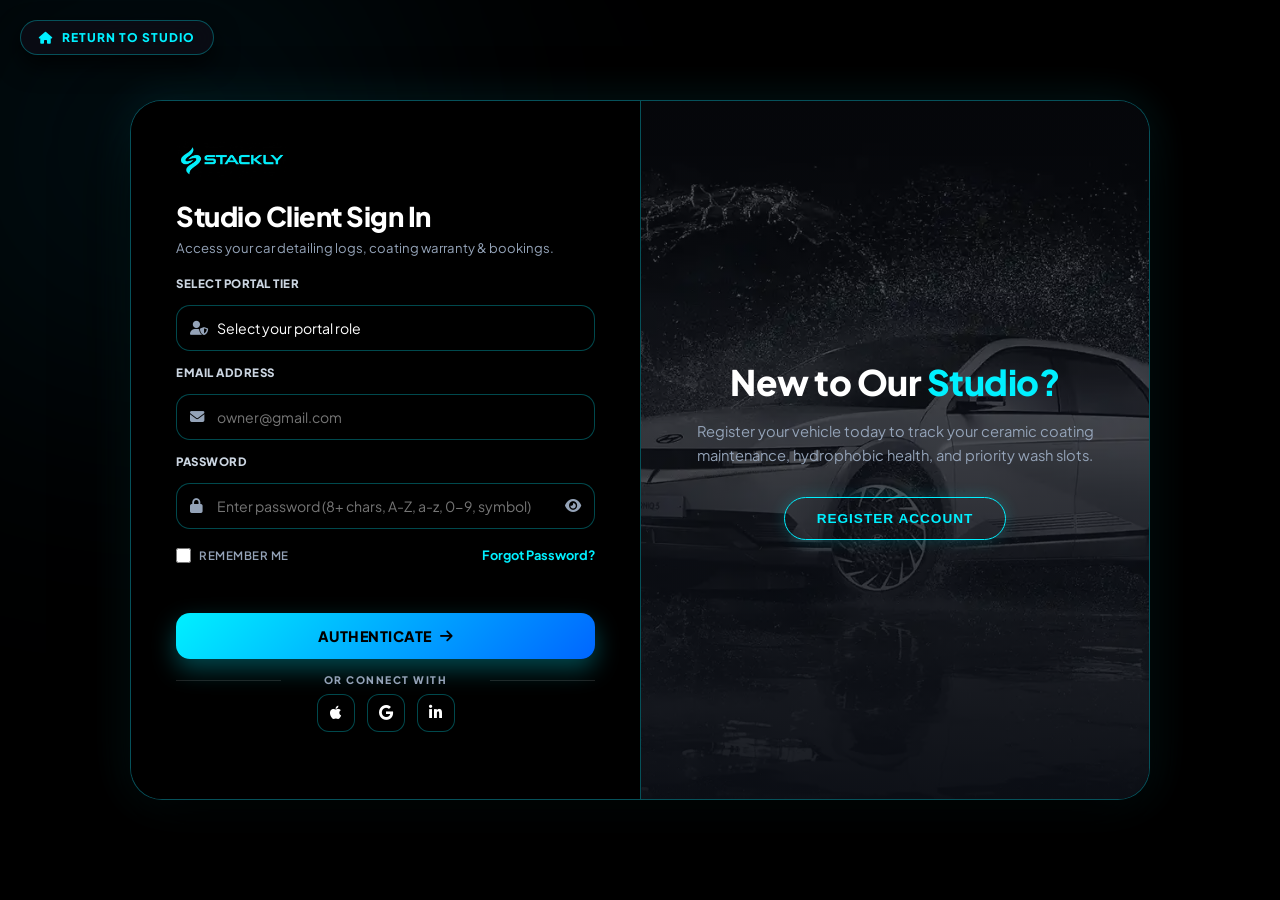
<file: login.html>
<!DOCTYPE html>
<html lang="en">
<head>
    <meta charset="UTF-8">
    <meta name="viewport" content="width=device-width, initial-scale=1.0, maximum-scale=1.0, user-scalable=no">
    <title>Stackly | Studio Booking & Client Portal</title>
    <!-- Google Fonts: Plus Jakarta Sans -->
    <link href="https://fonts.googleapis.com/css2?family=Plus+Jakarta+Sans:wght@300;400;500;600;700;800;900&display=swap" rel="stylesheet">
    <!-- FontAwesome Icons -->
    <link rel="stylesheet" href="https://cdnjs.cloudflare.com/ajax/libs/font-awesome/6.4.0/css/all.min.css">

    <style>
        :root {
            --bg-dark: #000000;
            --bg-card: rgba(10, 13, 20, 0.95);
            --border-cyan: rgba(0, 240, 255, 0.3);
            --cyan-glow: #00f0ff;
            --blue-accent: #0066ff;
            --text-main: #ffffff;
            --text-muted: #94a3b8;
            --danger-red: #ff4d4d;
        }

        *, *::before, *::after {
            box-sizing: border-box;
            margin: 0;
            padding: 0;
        }

        html, body {
            width: 100%;
            min-height: 100vh;
            background-color: var(--bg-dark);
            color: var(--text-main);
            font-family: 'Plus Jakarta Sans', system-ui, -apple-system, sans-serif;
            overflow-x: hidden;
        }

        body {
            display: flex;
            align-items: center;
            justify-content: center;
            padding: 30px 16px;
            position: relative;
        }

        /* Ambient Cyan Background Lighting */
        .portal-glow {
            position: absolute;
            border-radius: 50%;
            filter: blur(140px);
            pointer-events: none;
            z-index: 1;
        }
        .glow-top-left {
            top: -100px;
            left: -100px;
            width: 500px;
            height: 500px;
            background: radial-gradient(circle, rgba(0, 240, 255, 0.15) 0%, rgba(0, 102, 255, 0.05) 70%, transparent 100%);
        }

        /* Floating Studio Navigation Button */
        .home-floating-btn {
            position: fixed;
            top: 20px;
            left: 20px;
            background: rgba(10, 13, 20, 0.9);
            border: 1px solid var(--border-cyan);
            color: var(--cyan-glow);
            padding: 9px 18px;
            border-radius: 30px;
            font-size: 0.75rem;
            font-weight: 800;
            text-transform: uppercase;
            text-decoration: none;
            letter-spacing: 1px;
            display: flex;
            align-items: center;
            gap: 8px;
            z-index: 100;
            backdrop-filter: blur(12px);
            box-shadow: 0 10px 25px rgba(0, 0, 0, 0.8);
            transition: all 0.3s ease;
        }

        .home-floating-btn:hover {
            border-color: var(--cyan-glow);
            box-shadow: 0 0 20px rgba(0, 240, 255, 0.4);
            transform: translateY(-2px);
        }

        /* Animated Split Portal Container */
        .portal-animated-container {
            position: relative;
            width: 100%;
            max-width: 1020px;
            height: 700px;
            max-height: 90vh;
            background: var(--bg-card);
            backdrop-filter: blur(20px);
            -webkit-backdrop-filter: blur(20px);
            border: 1.5px solid var(--border-cyan);
            border-radius: 32px;
            overflow: hidden;
            box-shadow: 0 30px 70px rgba(0, 0, 0, 0.95), 0 0 45px rgba(0, 240, 255, 0.12);
            z-index: 10;
        }

        /* Form Panels with Full Scroll Capability */
        .form-panel {
            position: absolute;
            top: 0;
            height: 100%;
            width: 50%;
            padding: 40px 45px;
            display: flex;
            flex-direction: column;
            justify-content: flex-start;
            transition: all 0.6s cubic-bezier(0.68, -0.55, 0.265, 1.55);
            z-index: 2;
            overflow-y: auto;
            scrollbar-width: thin;
            scrollbar-color: var(--border-cyan) transparent;
            background-color: black;
        }

        .form-panel::-webkit-scrollbar {
            width: 4px;
        }
        .form-panel::-webkit-scrollbar-thumb {
            background: var(--border-cyan);
            border-radius: 10px;
        }

        .sign-in-panel {
            left: 0;
            opacity: 1;
        }

        .sign-up-panel {
            left: 0;
            opacity: 0;
            z-index: 1;
        }

        .portal-animated-container.active-mode .sign-in-panel {
            transform: translateX(100%);
            opacity: 0;
            z-index: 1;
        }

        .portal-animated-container.active-mode .sign-up-panel {
            transform: translateX(100%);
            opacity: 1;
            z-index: 5;
        }

        /* Top Direct Form Logo */
        .form-top-logo {
            margin-bottom: 16px;
            text-align: left;
        }

        .form-top-logo img {
            max-height: 38px;
            max-width: 160px;
            object-fit: contain;
           
        }

        /* Sliding Banner Overlay */
        .overlay-slider-stage {
            position: absolute;
            top: 0;
            left: 50%;
            width: 50%;
            height: 100%;
            overflow: hidden;
            transition: transform 0.6s cubic-bezier(0.68, -0.55, 0.265, 1.55);
            z-index: 10;
            border-left: 1px solid var(--border-cyan);
        }

        .portal-animated-container.active-mode .overlay-slider-stage {
            transform: translateX(-100%);
            border-left: none;
            border-right: 1px solid var(--border-cyan);
        }

        .overlay-banner-bg {
            position: absolute;
            inset: 0;
            background: linear-gradient(180deg, rgba(10, 13, 20, 0.5) 0%, rgba(10, 13, 20, 0.95) 100%),
                        url('./1\ \(5\)_11zon.webp') no-repeat center center;
            background-size: cover;
            display: flex;
            flex-direction: column;
            justify-content: center;
            padding: 45px;
            text-align: center;
        }

        .overlay-content-center h2 {
            font-size: 2.2rem;
            font-weight: 900;
            line-height: 1.25;
            color: #ffffff;
            margin-bottom: 16px;
            letter-spacing: -0.5px;
        }

        .overlay-content-center h2 span {
            color: var(--cyan-glow);
        }

        .overlay-content-center p {
            font-size: 0.92rem;
            color: var(--text-muted);
            line-height: 1.6;
            margin-bottom: 30px;
        }

        .btn-slide-toggle {
            display: inline-flex;
            align-items: center;
            justify-content: center;
            gap: 8px;
            background: transparent;
            border: 1.5px solid var(--cyan-glow);
            color: var(--cyan-glow);
            padding: 13px 32px;
            border-radius: 30px;
            font-size: 0.85rem;
            font-weight: 800;
            text-transform: uppercase;
            letter-spacing: 1px;
            cursor: pointer;
            transition: all 0.3s ease;
            box-shadow: 0 0 15px rgba(0, 240, 255, 0.2);
        }

        .btn-slide-toggle:hover {
            background: var(--cyan-glow);
            color: #000000;
            box-shadow: 0 0 25px rgba(0, 240, 255, 0.6);
            transform: translateY(-2px);
        }

        /* Form Headings & Labels */
        .form-title-group {
            margin-bottom: 20px;
        }

        .form-title-group h2 {
            font-size: 1.7rem;
            font-weight: 900;
            color: #ffffff;
            letter-spacing: -0.5px;
            margin-bottom: 6px;
        }

        .form-title-group p {
            font-size: 0.82rem;
            color: var(--text-muted);
        }

        form {
            display: flex;
            flex-direction: column;
            gap: 14px;
        }

        label {
            font-size: 0.72rem;
            font-weight: 800;
            color: #cbd5e1;
            text-transform: uppercase;
            letter-spacing: 0.5px;
        }

        .cyber-input-wrapper {
            position: relative;
            display: flex;
            align-items: center;
        }

        .cyber-input-wrapper i.field-icon {
            position: absolute;
            left: 14px;
            color: var(--text-muted);
            font-size: 0.9rem;
            pointer-events: none;
        }

        .cyber-input-wrapper input, 
        .cyber-input-wrapper select {
            width: 100%;
            background: rgba(0, 0, 0, 0.7);
            border: 1px solid var(--border-cyan);
            border-radius: 14px;
            padding: 13px 42px 13px 40px;
            color: #ffffff;
            font-family: inherit;
            font-size: 0.88rem;
            outline: none;
            transition: all 0.3s ease;
        }

        .cyber-input-wrapper select {
            cursor: pointer;
            appearance: none;
        }

        .cyber-input-wrapper select option {
            background: #0a0d14;
            color: #ffffff;
        }

        .cyber-input-wrapper input:focus, 
        .cyber-input-wrapper select:focus {
            border-color: var(--cyan-glow);
            box-shadow: 0 0 15px rgba(0, 240, 255, 0.25);
        }

        /* Eye Toggle Button */
        .toggle-pass {
            position: absolute;
            right: 14px;
            color: var(--text-muted);
            cursor: pointer;
            font-size: 0.9rem;
            transition: color 0.3s ease;
            z-index: 5;
        }

        .toggle-pass:hover {
            color: var(--cyan-glow);
        }

        .form-utilities {
            display: flex;
            justify-content: space-between;
            align-items: center;
            font-size: 0.8rem;
            margin-top: 4px;
        }

        .remember-me {
            display: flex;
            align-items: center;
            gap: 8px;
            color: var(--text-muted);
            cursor: pointer;
            font-weight: 600;
        }

        .remember-me input {
            accent-color: var(--cyan-glow);
            width: 15px;
            height: 15px;
            cursor: pointer;
        }

        .forgot-link {
            color: var(--cyan-glow);
            text-decoration: none;
            font-weight: 700;
            transition: opacity 0.3s ease;
        }

        .forgot-link:hover {
            opacity: 0.8;
        }

        .error-feedback {
            color: var(--danger-red);
            font-size: 0.75rem;
            font-weight: 700;
            min-height: 14px;
        }

        .cyber-submit-btn {
            width: 100%;
            background: linear-gradient(135deg, var(--cyan-glow) 0%, var(--blue-accent) 100%);
            color: #000000;
            padding: 14px;
            border-radius: 14px;
            border: none;
            font-family: inherit;
            font-size: 0.9rem;
            font-weight: 900;
            text-transform: uppercase;
            letter-spacing: 0.5px;
            cursor: pointer;
            display: inline-flex;
            align-items: center;
            justify-content: center;
            gap: 8px;
            box-shadow: 0 10px 25px rgba(0, 240, 255, 0.3);
            transition: all 0.3s ease;
            margin-top: 8px;
        }

        .cyber-submit-btn:hover {
            transform: translateY(-2px);
            box-shadow: 0 15px 35px rgba(0, 240, 255, 0.55);
        }

        .social-divider {
            text-align: center;
            font-size: 0.65rem;
            color: var(--text-muted);
            text-transform: uppercase;
            letter-spacing: 1.5px;
            position: relative;
            font-weight: 800;
            margin: 14px 0 8px;
        }

        .social-divider::before, .social-divider::after {
            content: '';
            position: absolute;
            top: 50%;
            width: 25%;
            height: 1px;
            background: rgba(255, 255, 255, 0.12);
        }

        .social-divider::before { left: 0; }
        .social-divider::after { right: 0; }

        .social-login-icons {
            display: flex;
            justify-content: center;
            gap: 12px;
            margin-bottom: 20px;
        }

        .social-btn {
            width: 38px;
            height: 38px;
            border-radius: 12px;
            background: rgba(0, 0, 0, 0.6);
            border: 1px solid var(--border-cyan);
            color: #ffffff;
            display: flex;
            align-items: center;
            justify-content: center;
            text-decoration: none;
            font-size: 0.95rem;
            transition: all 0.3s ease;
        }

        .social-btn:hover {
            border-color: var(--cyan-glow);
            color: var(--cyan-glow);
            transform: translateY(-2px);
            box-shadow: 0 0 15px rgba(0, 240, 255, 0.3);
        }

        /* Mobile Screen Breakdown */
        @media (max-width: 850px) {
            .portal-animated-container {
                max-width: 500px;
                height: auto;
                max-height: none;
                border-radius: 24px;
            }

            .overlay-slider-stage {
                display: none;
            }

            .form-panel {
                position: relative;
                width: 100%;
                padding: 32px 24px;
                display: none;
                transform: none !important;
                opacity: 1 !important;
            }

            .form-panel.mobile-active {
                display: flex;
            }

            .mobile-switch-text {
                text-align: center;
                font-size: 0.8rem;
                color: var(--text-muted);
                margin-top: 16px;
            }

            .mobile-switch-text span {
                color: var(--cyan-glow);
                font-weight: 800;
                cursor: pointer;
            }
        }
    </style>
</head>
<body>

    <!-- Floating Go Home Button -->
    <a href="index.html" class="home-floating-btn">
        <i class="fa-solid fa-house"></i> Return to Studio
    </a>

    <!-- Ambient Cyan Background Glow -->
    <div class="portal-glow glow-top-left"></div>

    <!-- Master Animated Split Container -->
    <div class="portal-animated-container" id="portalContainer">
        
        <!-- ==========================================
             PANEL 1: SIGN IN FORM
             ========================================== -->
        <div class="form-panel sign-in-panel mobile-active" id="signInPanel">
            <!-- Direct Top Logo for Sign In -->
            <div class="form-top-logo">
                <a href="index.html">
                    <img src="./logo.webp" alt="Stackly Studio Logo">
                </a>
            </div>

            <div class="form-title-group">
                <h2>Studio Client Sign In</h2>
                <p>Access your car detailing logs, coating warranty & bookings.</p>
            </div>

            <form id="loginForm" novalidate>
                <label>Select Portal Tier</label>
                <div class="cyber-input-wrapper">
                    <i class="fa-solid fa-user-shield field-icon"></i>
                    <select id="loginRole" required>
                        <option value="" disabled selected>Select your portal role</option>
                        <option value="admin">Servicer Manager</option>
                        <option value="client">VIP Car Customer </option>
                    </select>
                </div>

                <label>Email Address</label>
                <div class="cyber-input-wrapper">
                    <i class="fa-solid fa-envelope field-icon"></i>
                    <input type="email" id="loginEmail" placeholder="owner@gmail.com" pattern="[a-zA-Z0-9._%+-]+@gmail\.com$" required>
                </div>

                <label>Password</label>
                <div class="cyber-input-wrapper">
                    <i class="fa-solid fa-lock field-icon"></i>
                    <input type="password" id="loginPassword" class="password-field" placeholder="Enter password (8+ chars, A-Z, a-z, 0-9, symbol)" required> 
                    <i class="fa-solid fa-eye toggle-pass"></i>
                </div>

                <div class="form-utilities">
                    <label class="remember-me">
                        <input type="checkbox" id="rememberMeCheckbox" required> Remember Me
                    </label>
                    <a href="404.html" class="forgot-link">Forgot Password?</a>
                </div>

                <div class="error-feedback" id="loginError"></div>

                <button type="submit" class="cyber-submit-btn">
                    Authenticate <i class="fa-solid fa-arrow-right"></i>
                </button>
            </form>

            <div class="social-divider">or connect with</div>
            <div class="social-login-icons">
                <a href="404.html" class="social-btn"><i class="fa-brands fa-apple"></i></a>
                <a href="404.html" class="social-btn"><i class="fa-brands fa-google"></i></a>
                <a href="404.html" class="social-btn"><i class="fa-brands fa-linkedin-in"></i></a>
            </div>

            <!-- Mobile Only Switcher -->
            <div class="mobile-switch-text" style="display: none;" id="mobileToSignUp">
                Need a studio account? <span onclick="toggleMode(true)">Register Here</span>
            </div>
        </div>


          <!-- ==========================================
             PANEL 2: SIGN UP FORM
             ========================================== -->
        <div class="form-panel sign-up-panel" id="signUpPanel">
            <!-- Direct Top Logo for Register -->
            <div class="form-top-logo">
                <a href="index.html">
                    <img src="./logo.webp" alt="Stackly Studio Logo">
                </a>
            </div>

            <div class="form-title-group">
                <h2>Register Vehicle Profile</h2>
                <p>Set up an account to manage your annual car wash maintenance.</p>
            </div>

            <form id="signupForm" novalidate>
                <label>Full Car Owner Name</label>
                <div class="cyber-input-wrapper">
                    <i class="fa-solid fa-user field-icon"></i>
                    <input type="text" id="signupFirstName" placeholder="Owner Name" pattern="[A-Za-z\s]+" required>
                </div>

                <label>Select Account Tier</label>
                <div class="cyber-input-wrapper">
                    <i class="fa-solid fa-briefcase field-icon"></i>
                    <select id="signupRole" required>
                        <option value="" disabled selected>Select account type</option>
                        <option value="admin">Servicer Manager </option>
                        <option value="client">VIP Car Customer</option>
                    </select>
                </div>

                <label>Email Address</label>
                <div class="cyber-input-wrapper">
                    <i class="fa-solid fa-envelope field-icon"></i>
                    <input type="email" id="signupEmail" placeholder="owner@gmail.com" pattern="[a-zA-Z0-9._%+-]+@gmail\.com$" required>
                </div>

                <label>Password</label>
                <div class="cyber-input-wrapper">
                    <i class="fa-solid fa-key field-icon"></i>
                    <input type="password" id="signupPassword" class="password-field" placeholder="Min 8 chars, 1 upper, 1 lower, 1 num, 1 symbol" required> 
                    <i class="fa-solid fa-eye toggle-pass"></i>
                </div>

                <label>Confirm Password</label>
                <div class="cyber-input-wrapper">
                    <i class="fa-solid fa-key field-icon"></i>
                    <input type="password" id="signupConfirmPassword" class="password-field" placeholder="Confirm secure password" required> 
                    <i class="fa-solid fa-eye toggle-pass"></i>
                </div>

                <div class="error-feedback" id="signupError"></div>

                <button type="submit" class="cyber-submit-btn">
                    Create Portal Account <i class="fa-solid fa-user-plus"></i>
                </button>
            </form>

            <!-- Mobile Only Switcher -->
            <div class="mobile-switch-text" style="display: none;" id="mobileToSignIn">
                Already registered? <span onclick="toggleMode(false)">Sign In</span>
            </div>
        </div>


        <!-- ==========================================
             PANEL 3: SLIDING SHOWCASE OVERLAY BANNER
             ========================================== -->
        <div class="overlay-slider-stage">
            <div class="overlay-banner-bg">
                
                <div class="overlay-content-center">
                    <h2 id="bannerTitle">New to Our <span>Studio?</span></h2>
                    <p id="bannerDesc">Register your vehicle today to track your ceramic coating maintenance, hydrophobic health, and priority wash slots.</p>
                    <button class="btn-slide-toggle" id="slideToggleBtn" onclick="toggleMode()">Register Account</button>
                </div>

                <div style="font-size: 0.78rem; color: var(--text-muted);">
                   
                </div>

            </div>
        </div>

    </div>

    <!-- Interactive Sliding & Form Validation Script -->
    <script>
        const container = document.getElementById('portalContainer');
        const slideBtn = document.getElementById('slideToggleBtn');
        const bannerTitle = document.getElementById('bannerTitle');
        const bannerDesc = document.getElementById('bannerDesc');
        const signInPanel = document.getElementById('signInPanel');
        const signUpPanel = document.getElementById('signUpPanel');

        let isSignUpActive = false;

        function toggleMode(forceSignUp) {
            if (typeof forceSignUp === 'boolean') {
                isSignUpActive = forceSignUp;
            } else {
                isSignUpActive = !isSignUpActive;
            }

            if (isSignUpActive) {
                container.classList.add('active-mode');
                bannerTitle.innerHTML = 'Already Have an <span>Account?</span>';
                bannerDesc.innerText = 'Sign in to access your saved vehicle profiles, active service quotes, and ceramic coating logs.';
                slideBtn.innerText = 'Sign In';

                // Mobile View Handling
                signInPanel.classList.remove('mobile-active');
                signUpPanel.classList.add('mobile-active');
            } else {
                container.classList.remove('active-mode');
                bannerTitle.innerHTML = 'New to Our <span>Studio?</span>';
                bannerDesc.innerText = 'Register your vehicle today to track your ceramic coating maintenance, hydrophobic health, and priority wash slots.';
                slideBtn.innerText = 'Register Account';

                // Mobile View Handling
                signUpPanel.classList.remove('mobile-active');
                signInPanel.classList.add('mobile-active');
            }
        }

        // Toggle Eye Button Password Field (Show / Hide Password)
        document.querySelectorAll('.toggle-pass').forEach(toggleIcon => {
            toggleIcon.addEventListener('click', function() {
                const inputElement = this.parentElement.querySelector('.password-field');
                if (inputElement.type === 'password') {
                    inputElement.type = 'text';
                    this.classList.replace('fa-eye', 'fa-eye-slash');
                } else {
                    inputElement.type = 'password';
                    this.classList.replace('fa-eye-slash', 'fa-eye');
                }
            });
        });

        // Helper Password Regex Evaluator
        function isStrictPassword(pass) {
            const hasMinLength = pass.length >= 8;
            const hasUpper = /[A-Z]/.test(pass);
            const hasLower = /[a-z]/.test(pass);
            const hasNum = /[0-9]/.test(pass);
            const hasSpecial = /[!@#$%^&*(),.?":{}|<>]/.test(pass);
            return hasMinLength && hasUpper && hasLower && hasNum && hasSpecial;
        }

        // Check window width for mobile switch text visibility
        function checkMobileScreen() {
            const mobileToSignUp = document.getElementById('mobileToSignUp');
            const mobileToSignIn = document.getElementById('mobileToSignIn');
            if (window.innerWidth <= 850) {
                mobileToSignUp.style.display = 'block';
                mobileToSignIn.style.display = 'block';
            } else {
                mobileToSignUp.style.display = 'none';
                mobileToSignIn.style.display = 'none';
            }
        }
        window.addEventListener('resize', checkMobileScreen);
        checkMobileScreen();

        // Login Form Validation
        document.getElementById('loginForm').addEventListener('submit', function(e) {
            e.preventDefault();
            const errorDiv = document.getElementById('loginError');
            errorDiv.innerText = ""; 
            const userEmail = document.getElementById('loginEmail').value;
            const password = document.getElementById('loginPassword').value;
            const selectedRole = document.getElementById('loginRole').value;
            const rememberCheckbox = document.getElementById('rememberMeCheckbox');

            if (!rememberCheckbox.checked) {
                errorDiv.innerText = "Validation Error: You must check 'Remember Me' to authenticate.";
                return;
            }

            if (!userEmail.endsWith('@gmail.com')) {
                errorDiv.innerText = "Validation Error: Authentication restricted to valid @gmail.com accounts.";
                return;
            }

            if (!isStrictPassword(password)) {
                errorDiv.innerText = "Error: Password requires 8+ chars, 1 uppercase, 1 lowercase, 1 number & 1 symbol.";
                return;
            }

            localStorage.setItem('currentUserEmail', userEmail);
            window.location.href = selectedRole === 'admin' ? './admin.html' : 'client.html';
        });

        // Signup Form Validation
        document.getElementById('signupForm').addEventListener('submit', function(e) {
            e.preventDefault();
            const errorDiv = document.getElementById('signupError');
            errorDiv.innerText = ""; 
            const fullName = document.getElementById('signupFirstName').value;
            const userEmail = document.getElementById('signupEmail').value;
            const password = document.getElementById('signupPassword').value;
            const confirmPassword = document.getElementById('signupConfirmPassword').value;

            if (password !== confirmPassword) {
                errorDiv.innerText = "Validation Error: Passwords do not match.";
                return;
            }

            if (!isStrictPassword(password)) {
                errorDiv.innerText = "Error: Password requires 8+ chars, 1 uppercase, 1 lowercase, 1 number & 1 symbol.";
                return;
            }

            if (!userEmail.endsWith('@gmail.com')) {
                errorDiv.innerText = "Access Denied: Registrations must map to verified @gmail.com accounts.";
                return;
            }
            localStorage.setItem('currentUser', fullName);
            localStorage.setItem('currentUserEmail', userEmail);
            alert("Account successfully created! Switching to Sign In.");
            toggleMode(false);
            document.getElementById('signupForm').reset();
        });
    </script>
</body>
</html>
</file>
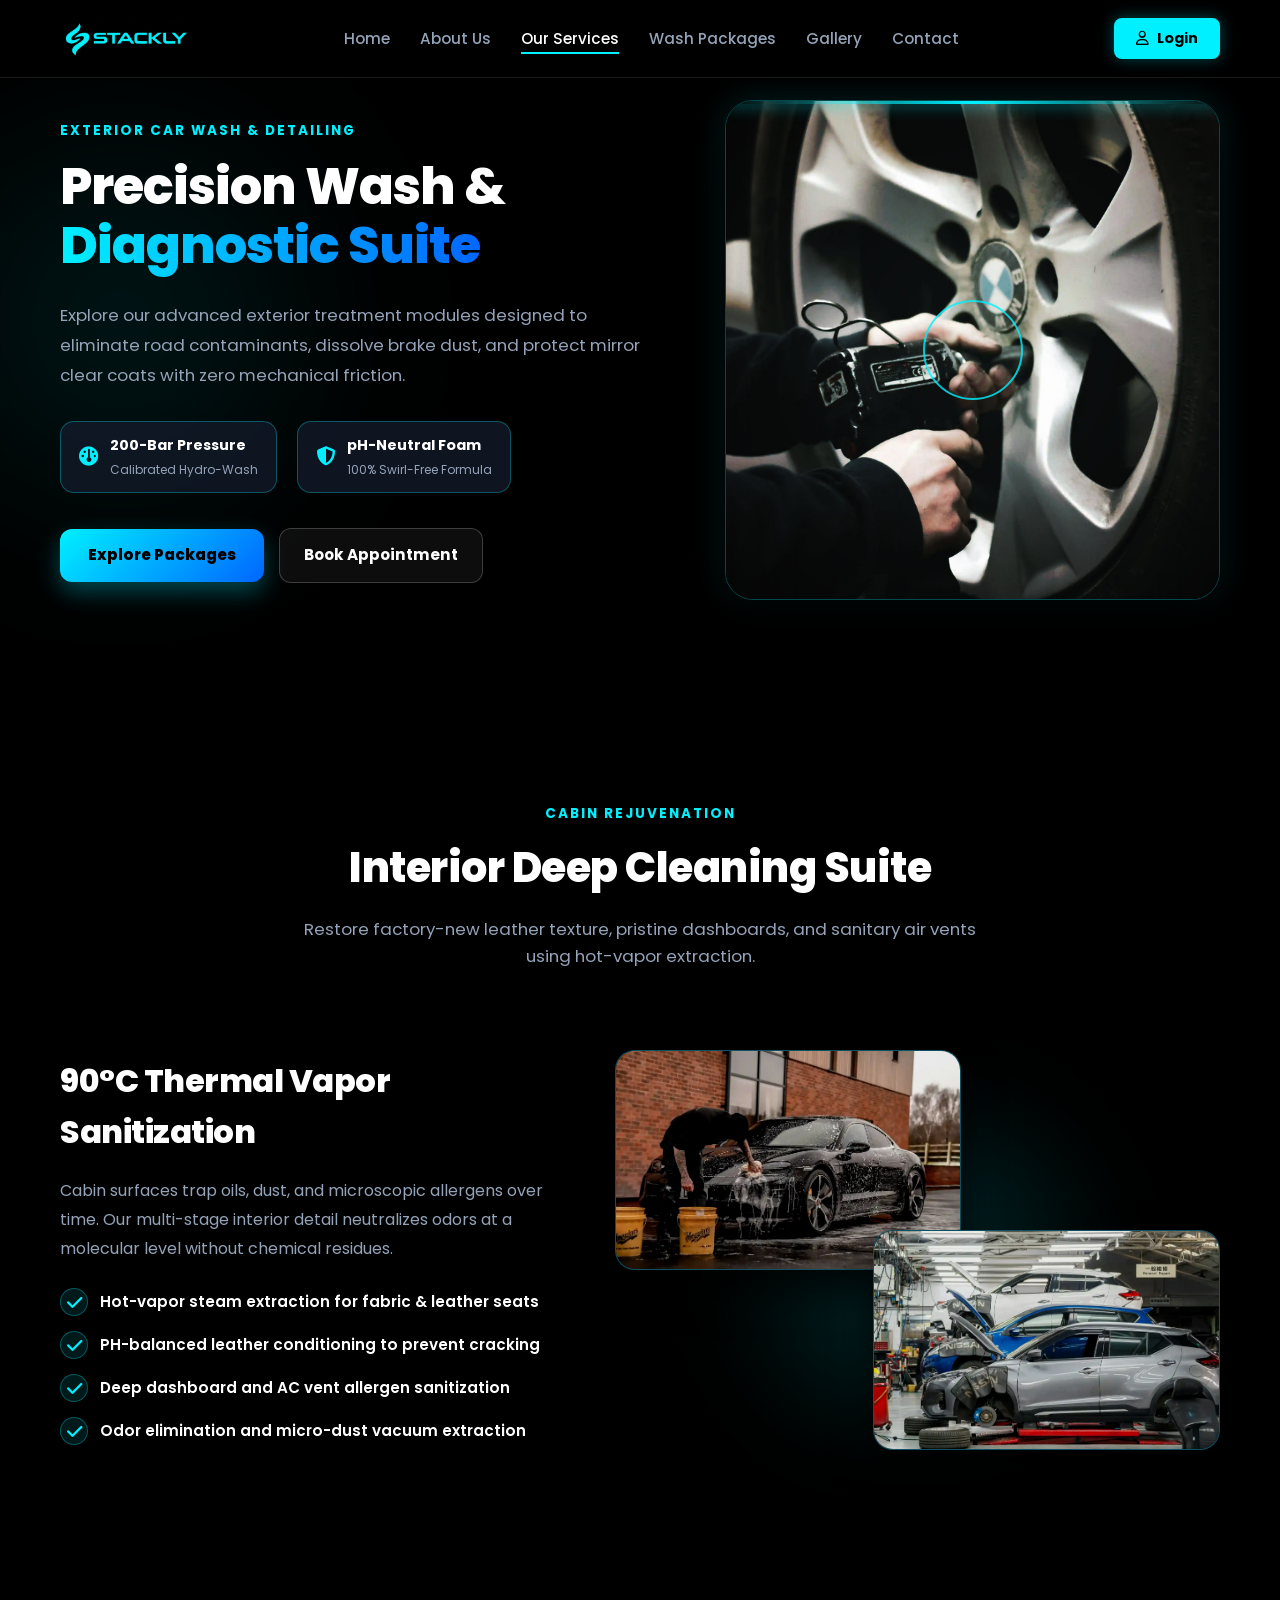
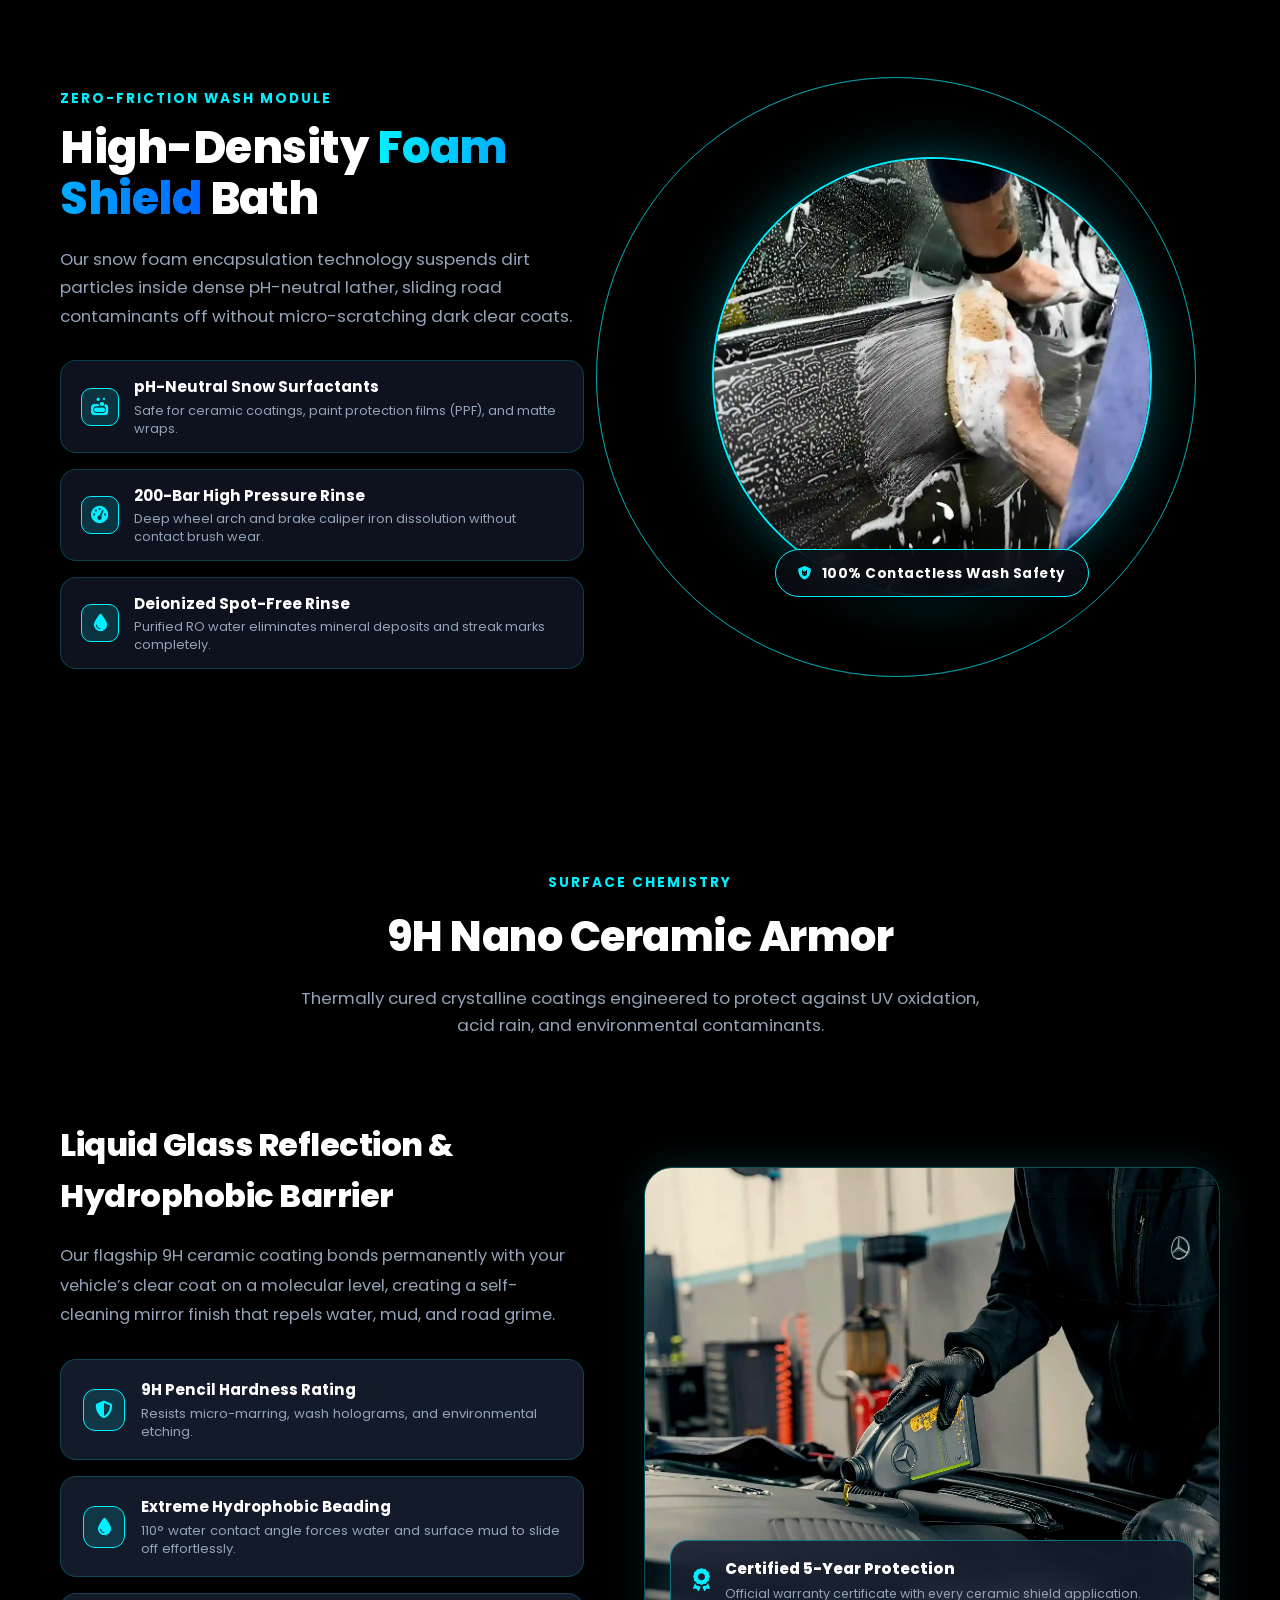
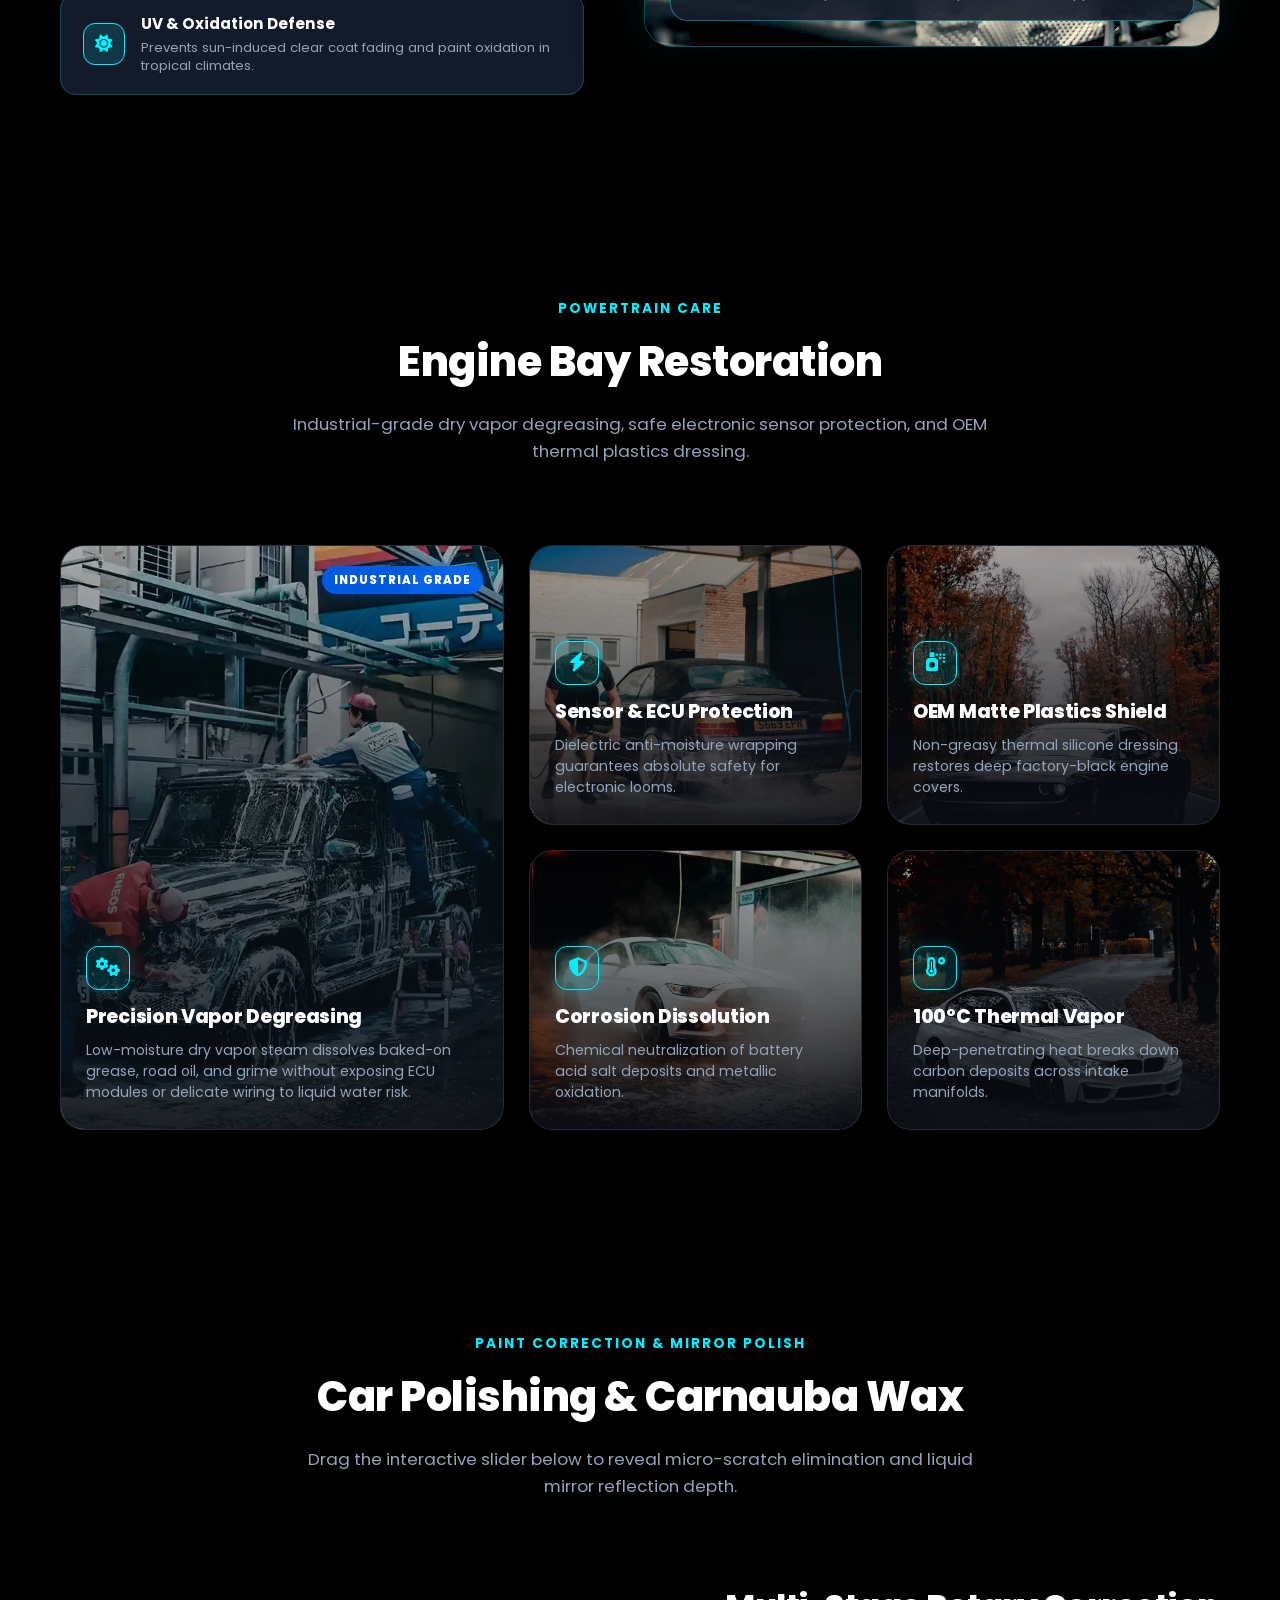
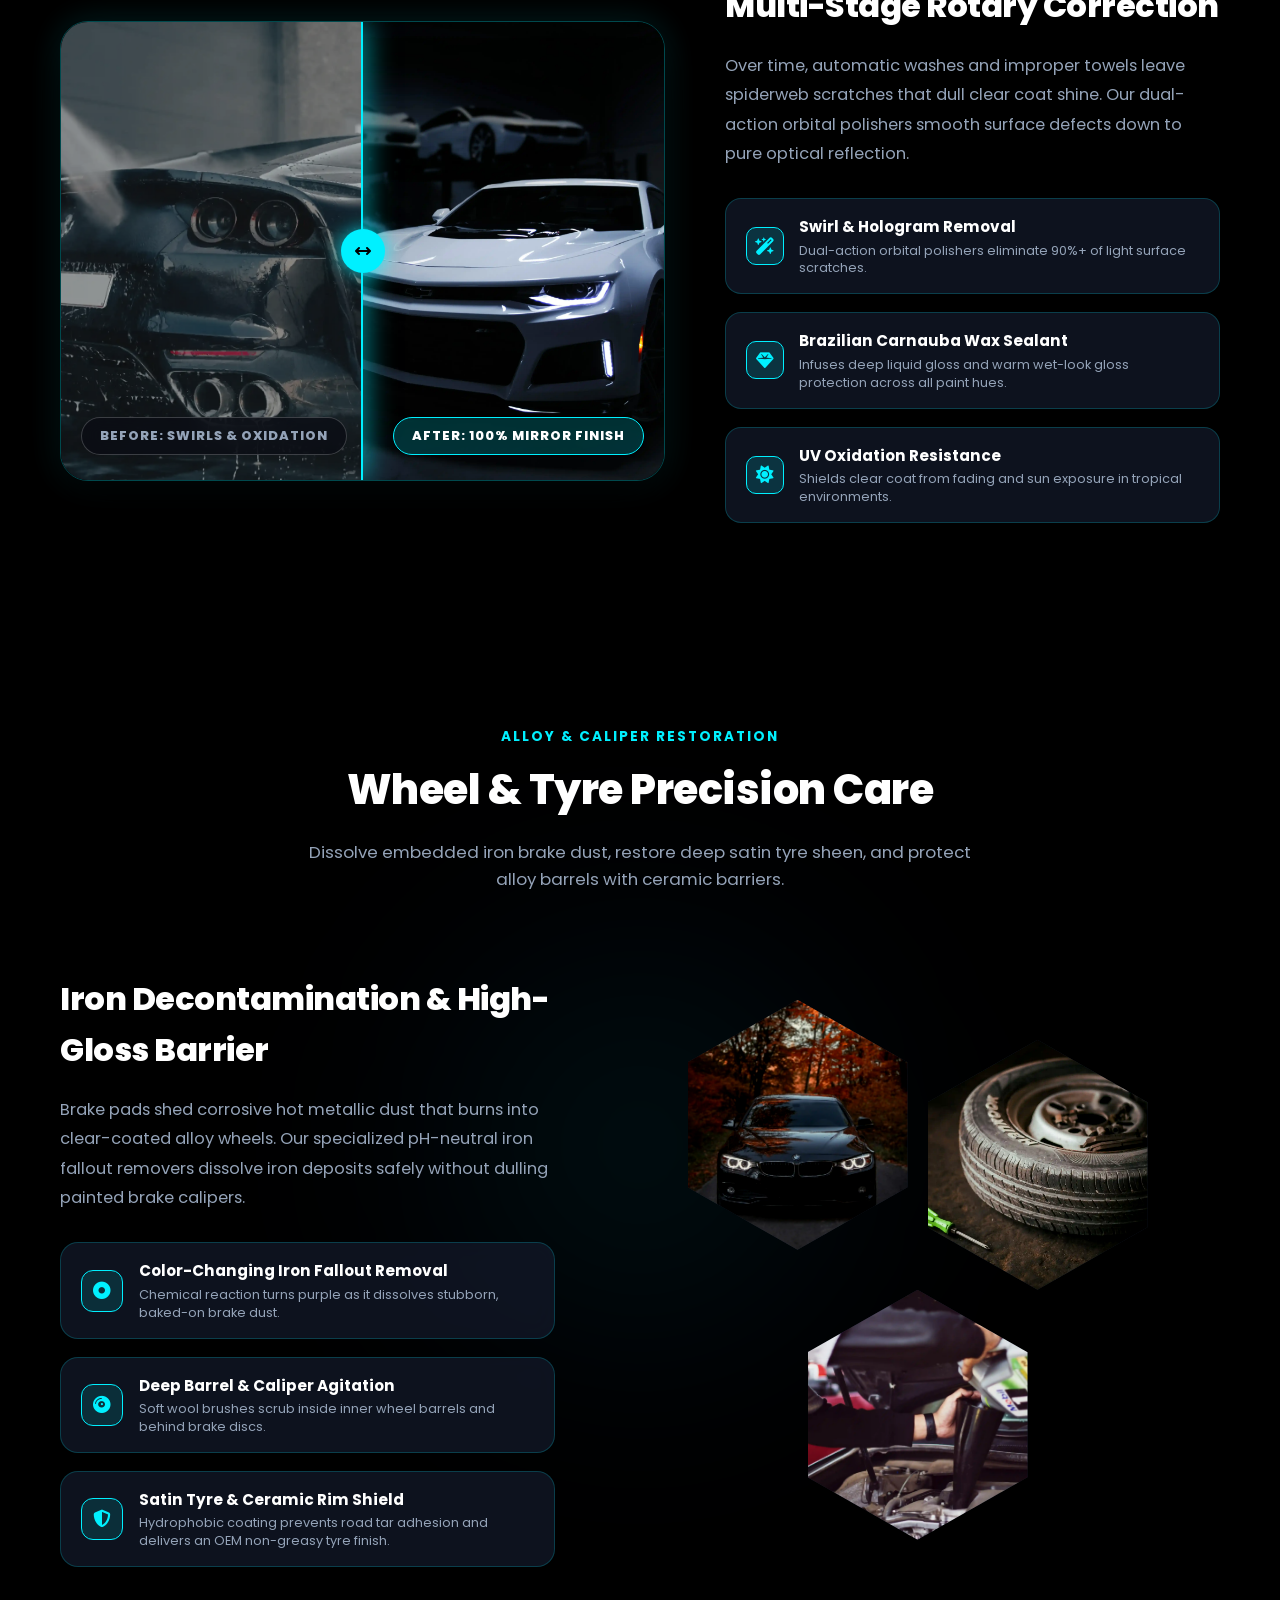
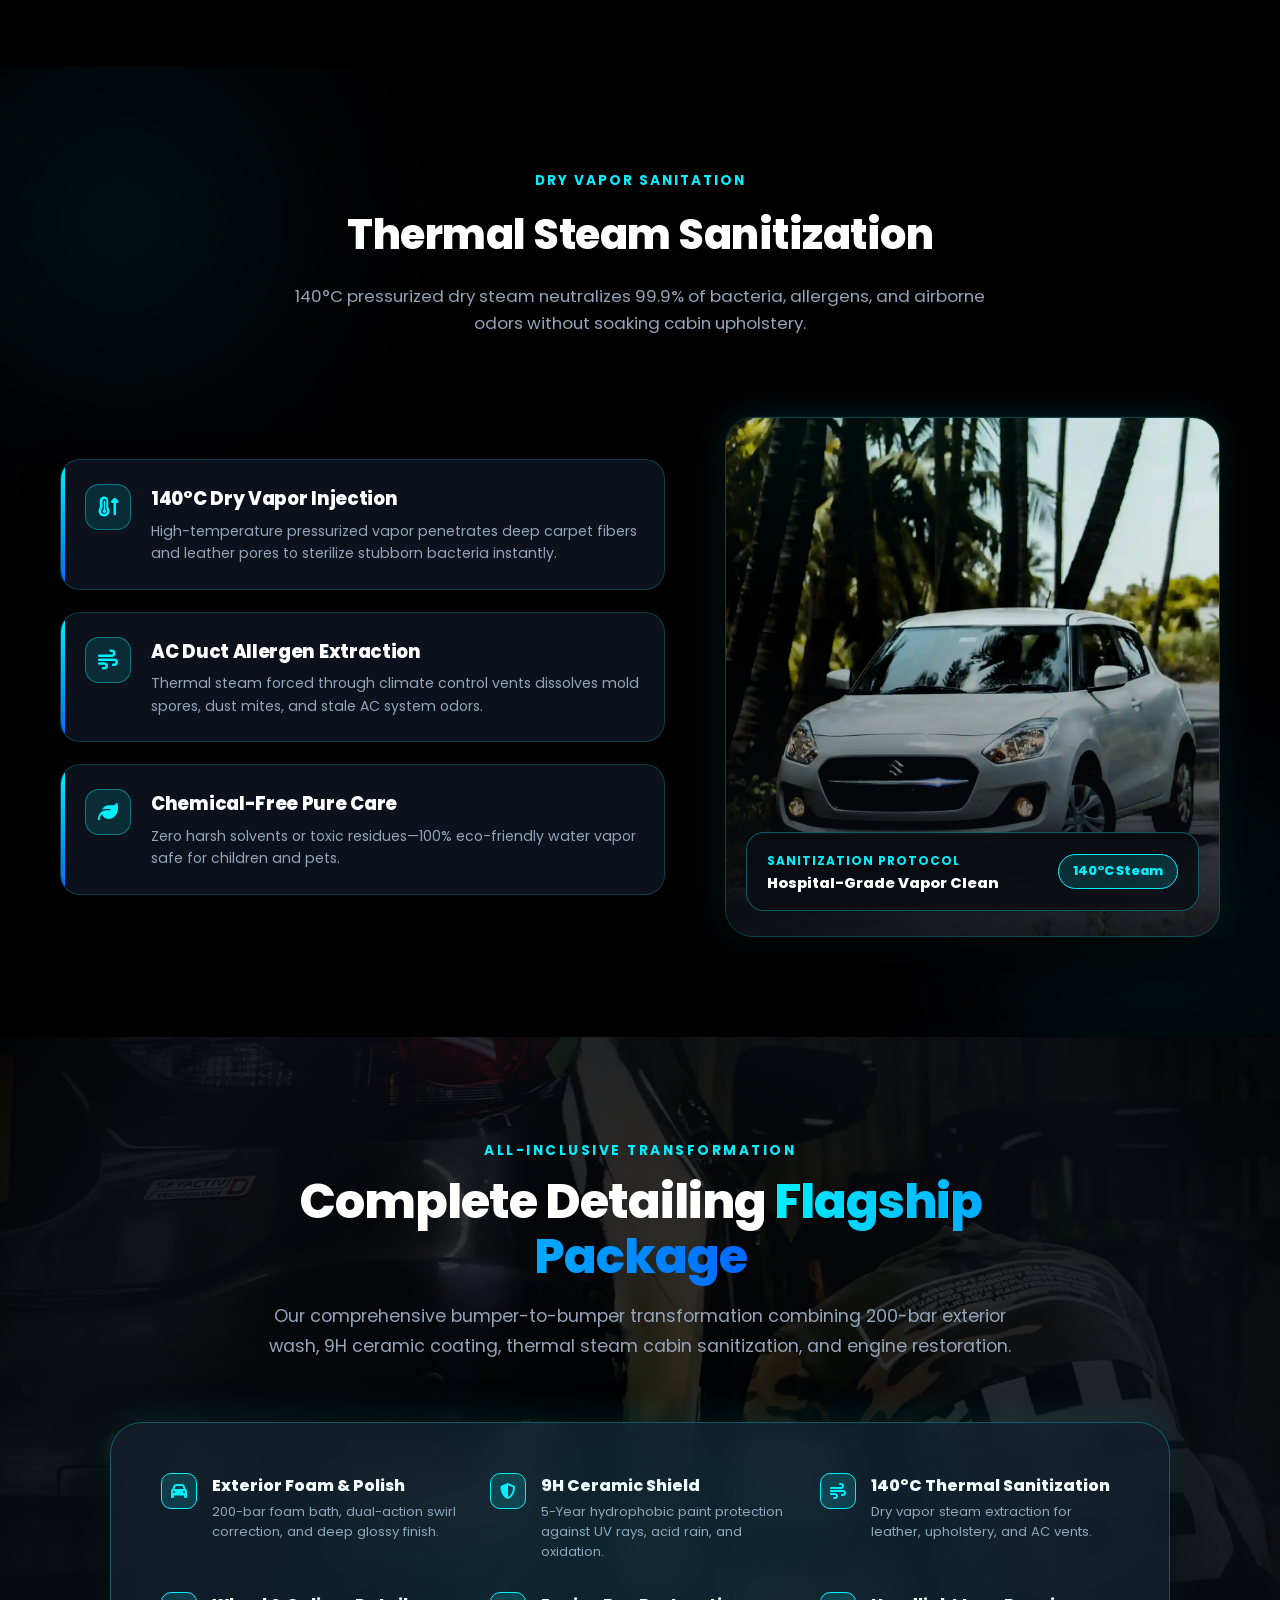
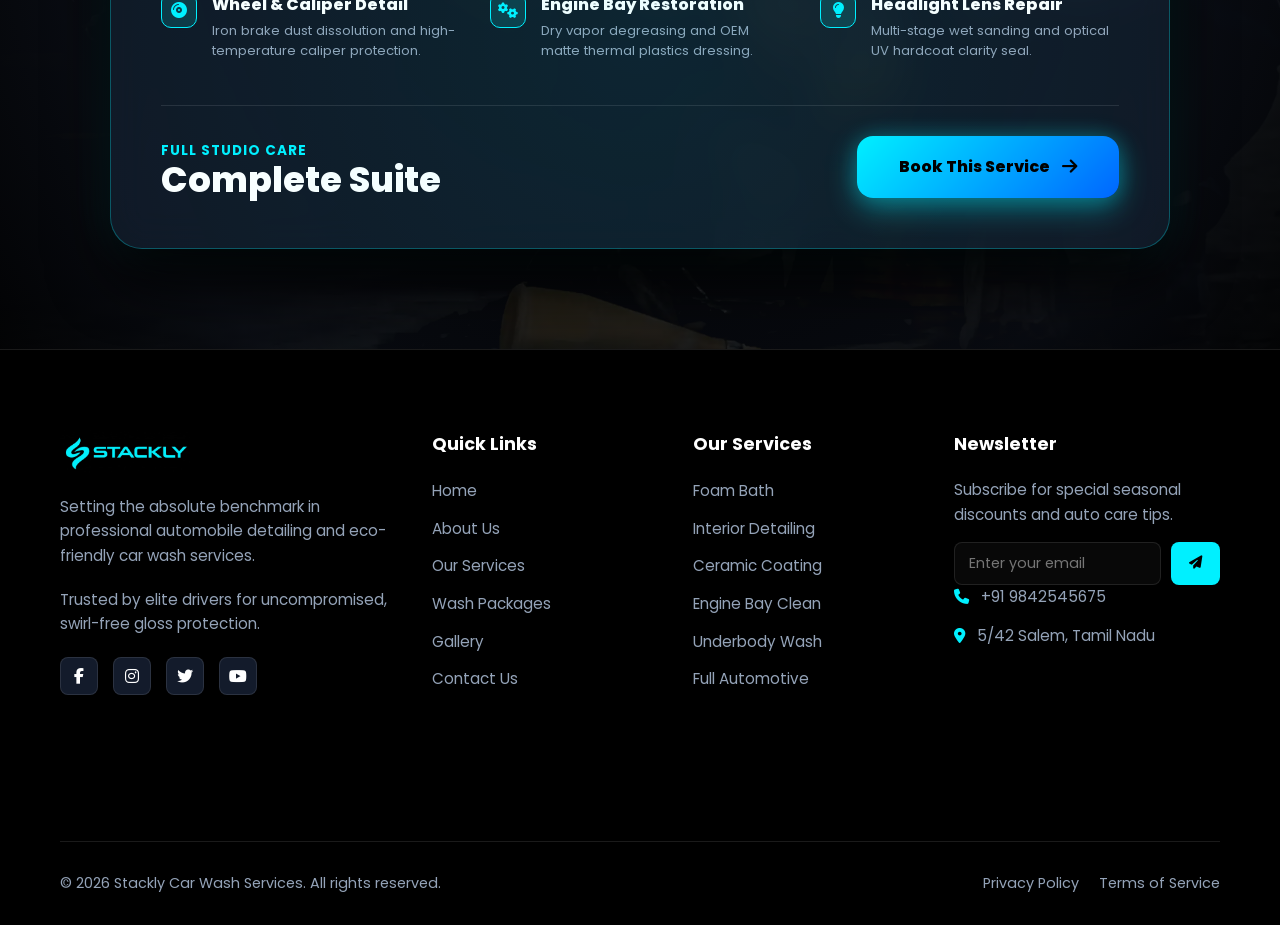
<file: our services.html>
<!DOCTYPE html>
<html lang="en">
<head>
    <meta charset="UTF-8">
    <meta name="viewport" content="width=device-width, initial-scale=1.0, maximum-scale=1.0, user-scalable=no">
    <title>Stackly | Premium Car Wash & Detailing Services</title>
    <!-- Google Fonts: Poppins -->
    <link href="https://fonts.googleapis.com/css2?family=Poppins:wght@300;400;500;600;700;800&display=swap" rel="stylesheet">
    <!-- FontAwesome for Icons -->
    <link rel="stylesheet" href="https://cdnjs.cloudflare.com/ajax/libs/font-awesome/6.4.0/css/all.min.css">
    <!-- Custom Stylesheet -->
    <link rel="stylesheet" href="style.css">
</head>
<body>

    <!-- Header / Navigation -->
    <header class="header" id="header">
        <div class="nav-container">
            <!-- Left: Logo -->
            <a href="./index.html" class="logo">
                <img src="./logo.webp" alt="Stackly Logo" class="custom-logo" onerror="this.style.display='none'; document.getElementById('fallback-logo').style.display='flex';">
                <div class="logo-icon" id="fallback-logo" style="display:none;">
                    <i class="fa-solid fa-droplet"></i>
                </div>
                
            </a>

            <!-- Center/Mobile Drawer Navigation Menu -->
            <nav class="nav-menu" id="navMenu">
                <ul>
                    <li><a href="./index.html" class="nav-link ">Home</a></li>
                    <li><a href="./about us.html" class="nav-link">About Us</a></li>
                    <li><a href="./our services.html" class="nav-link active">Our Services</a></li>
                    <li><a href="./washpackages.html" class="nav-link">Wash Packages</a></li>
                    <li><a href="./gallery.html" class="nav-link">Gallery</a></li>
                    <li><a href="./contact.html" class="nav-link">Contact</a></li>
                </ul>
                <div class="mobile-login-wrapper">
                    <a href="login.html" class="btn btn-login-cyan btn-block"><i class="fa-regular fa-user"></i> Login to Dashboard</a>
                </div>
            </nav>

            <!-- Right: Cyan Login Button & Hamburger Toggle -->
            <div class="nav-right">
                <a href="login.html" class="btn-login-cyan desktop-only">
                    <i class="fa-regular fa-user"></i> Login
                </a>
                <button class="hamburger" id="hamburger" aria-label="Toggle Menu">
                    <span></span>
                    <span></span>
                    <span></span>
                </button>
            </div>
        </div>
    </header>
<!-- ==========================================
     SERVICES HERO: DIAGNOSTIC LAYOUT & WATER SPLASH REVEAL
     ========================================== -->
<style>
    .services-hero-section {
        padding: 100px 0 100px;
        background-color: #000000;
        position: relative;
        font-family: system-ui, -apple-system, sans-serif;
        overflow: hidden;
    }

    /* Ambient Background Glow */
    .services-hero-section::before {
        content: '';
        position: absolute;
        top: 10%;
        left: -10%;
        width: 500px;
        height: 500px;
        background: radial-gradient(circle, rgba(0, 240, 255, 0.12) 0%, transparent 70%);
        filter: blur(80px);
        pointer-events: none;
    }

    .serv-container {
        max-width: 1200px;
        margin: 0 auto;
        padding: 0 20px;
        position: relative;
        z-index: 2;
    }

    /* Asymmetrical Diagnostic Split Layout */
    .serv-hero-grid {
        display: grid;
        grid-template-columns: 1.1fr 0.9fr;
        gap: 60px;
        align-items: center;
    }

    /* Left Diagnostic Content Column */
    .serv-hero-content {
        position: relative;
        z-index: 2;
    }

    .serv-sub {
        color: #00f0ff;
        text-transform: uppercase;
        font-size: 0.85rem;
        font-weight: 700;
        letter-spacing: 2px;
        margin-bottom: 15px;
        display: inline-block;
    }

    .serv-hero-content h1 {
        font-size: 3.2rem;
        font-weight: 800;
        color: #ffffff;
        line-height: 1.15;
        margin-bottom: 25px;
        letter-spacing: -1px;
    }

    .serv-hero-content h1 span {
        background: linear-gradient(90deg, #00f0ff 0%, #0066ff 100%);
        -webkit-background-clip: text;
        -webkit-text-fill-color: transparent;
    }

    .serv-hero-content p {
        color: #94a3b8;
        font-size: 1.05rem;
        line-height: 1.8;
        margin-bottom: 30px;
    }

    /* Diagnostic Status Badges */
    .serv-diagnostic-row {
        display: flex;
        gap: 20px;
        margin-bottom: 35px;
    }

    .serv-diag-badge {
        background: rgba(19, 27, 43, 0.75);
        backdrop-filter: blur(12px);
        border: 1px solid rgba(0, 240, 255, 0.3);
        border-radius: 14px;
        padding: 12px 18px;
        display: flex;
        align-items: center;
        gap: 12px;
    }

    .serv-diag-badge i {
        color: #00f0ff;
        font-size: 1.2rem;
    }

    .serv-diag-badge h4 {
        color: #ffffff;
        font-size: 0.9rem;
        font-weight: 700;
        margin: 0;
    }

    .serv-diag-badge p {
        color: #94a3b8;
        font-size: 0.75rem;
        margin: 2px 0 0 0;
    }

    /* Action Buttons */
    .serv-btn-group {
        display: flex;
        gap: 15px;
        align-items: center;
    }

    .serv-btn-primary {
        background: linear-gradient(135deg, #00f0ff 0%, #0066ff 100%);
        color: #000000;
        font-size: 0.95rem;
        font-weight: 800;
        padding: 14px 28px;
        border-radius: 12px;
        text-decoration: none;
        box-shadow: 0 10px 25px rgba(0, 240, 255, 0.3);
        transition: transform 0.3s ease, box-shadow 0.3s ease;
    }

    .serv-btn-primary:hover {
        transform: translateY(-3px);
        box-shadow: 0 15px 30px rgba(0, 240, 255, 0.5);
    }

    .serv-btn-secondary {
        background: rgba(255, 255, 255, 0.05);
        border: 1px solid rgba(255, 255, 255, 0.2);
        color: #ffffff;
        font-size: 0.95rem;
        font-weight: 700;
        padding: 14px 24px;
        border-radius: 12px;
        text-decoration: none;
        transition: background 0.3s ease, border-color 0.3s ease;
    }

    .serv-btn-secondary:hover {
        background: rgba(255, 255, 255, 0.1);
        border-color: #00f0ff;
    }

    /* Right Column: Glossy Car Image with Animated Water Splash Reveal */
    .serv-splash-wrapper {
        position: relative;
        width: 100%;
        height: 500px;
        border-radius: 28px;
        overflow: hidden;
        border: 1px solid rgba(0, 240, 255, 0.3);
        box-shadow: 0 25px 50px rgba(0, 0, 0, 0.9), 0 0 35px rgba(0, 240, 255, 0.15);
    }

    .serv-glossy-img {
        width: 100%;
        height: 100%;
        object-fit: cover;
        object-position: center;
        filter: brightness(0.95) contrast(1.1);
    }

    /* Animated Water Splash SVG Overlay / Reveal Mask */
    .serv-splash-overlay {
        position: absolute;
        inset: 0;
        background: radial-gradient(circle at center, rgba(0, 240, 255, 0.15) 0%, rgba(0, 0, 0, 0.7) 100%);
        mix-blend-mode: overlay;
        pointer-events: none;
    }

    /* Splash Rippling Animation Effect */
    .serv-splash-ring {
        position: absolute;
        top: 50%;
        left: 50%;
        transform: translate(-50%, -50%);
        width: 100px;
        height: 100px;
        border: 2px solid rgba(0, 240, 255, 0.8);
        border-radius: 50%;
        animation: splashRipple 3s infinite cubic-bezier(0.1, 0.8, 0.3, 1);
        pointer-events: none;
    }

    @keyframes splashRipple {
        0% {
            width: 50px;
            height: 50px;
            opacity: 1;
            border-color: #00f0ff;
        }
        100% {
            width: 450px;
            height: 450px;
            opacity: 0;
            border-color: #0066ff;
        }
    }

    /* Floating Diagnostic Scanner Line */
    .serv-scanner-line {
        position: absolute;
        top: 0;
        left: 0;
        width: 100%;
        height: 3px;
        background: linear-gradient(90deg, transparent, #00f0ff, transparent);
        box-shadow: 0 0 15px #00f0ff;
        animation: scanMotion 4s ease-in-out infinite alternate;
    }

    @keyframes scanMotion {
        0% { top: 0%; }
        100% { top: 100%; }
    }

    /* Responsive Adjustments */
    @media (max-width: 968px) {
        .serv-hero-grid {
            grid-template-columns: 1fr;
            gap: 40px;
        }
        .serv-hero-content h1 {
            font-size: 2.5rem;
        }
        .serv-splash-wrapper {
            height: 380px;
        }
        .serv-diagnostic-row {
            flex-direction: column;
            gap: 12px;
        }
    }
</style>

<section class="services-hero-section">
    <div class="serv-container">
        <div class="serv-hero-grid">
            
            <!-- Left Diagnostic Content Column -->
            <div class="serv-hero-content">
                <span class="serv-sub">Exterior Car Wash &amp; Detailing</span>
                <h1>Precision Wash &amp; <span>Diagnostic Suite</span></h1>
                <p>Explore our advanced exterior treatment modules designed to eliminate road contaminants, dissolve brake dust, and protect mirror clear coats with zero mechanical friction.</p>

                <!-- Diagnostic Status Badges -->
                <div class="serv-diagnostic-row">
                    <div class="serv-diag-badge">
                        <i class="fa-solid fa-gauge"></i>
                        <div>
                            <h4>200-Bar Pressure</h4>
                            <p>Calibrated Hydro-Wash</p>
                        </div>
                    </div>
                    <div class="serv-diag-badge">
                        <i class="fa-solid fa-shield-halved"></i>
                        <div>
                            <h4>pH-Neutral Foam</h4>
                            <p>100% Swirl-Free Formula</p>
                        </div>
                    </div>
                </div>

                <!-- Action Buttons -->
                <div class="serv-btn-group">
                    <a href="./404.html" class="serv-btn-primary">Explore Packages</a>
                    <a href="./404.html" class="serv-btn-secondary">Book Appointment</a>
                </div>
            </div>

            <!-- Right Column: Glossy Car Image with Water Splash Reveal -->
            <div class="serv-splash-wrapper">
                <img src="./1 (20)_6_11zon.webp" alt="Glossy Supercar Exterior Wash" class="serv-glossy-img">
                <div class="serv-splash-overlay"></div>
                <div class="serv-splash-ring"></div>
                <div class="serv-scanner-line"></div>
            </div>

        </div>
    </div>
</section>
<!-- ==========================================
     INTERIOR DEEP CLEANING: ASYMMETRICAL COLLAGE & ZOOM SECTION
     ========================================== -->
<style>
    .interior-section {
        padding: 100px 0;
        background-color: #000000;
        position: relative;
        font-family: system-ui, -apple-system, sans-serif;
        overflow: hidden;
    }

    .interior-container {
        max-width: 1200px;
        margin: 0 auto;
        padding: 0 20px;
        position: relative;
        z-index: 2;
    }

    .interior-header {
        text-align: center;
        max-width: 700px;
        margin: 0 auto 80px;
    }

    .interior-sub {
        color: #00f0ff;
        text-transform: uppercase;
        font-size: 0.85rem;
        font-weight: 700;
        letter-spacing: 2px;
        margin-bottom: 10px;
        display: inline-block;
    }

    .interior-header h2 {
        font-size: 2.6rem;
        font-weight: 800;
        color: #ffffff;
        margin-bottom: 15px;
        letter-spacing: -0.5px;
    }

    .interior-header p {
        color: #94a3b8;
        font-size: 1.05rem;
        line-height: 1.6;
    }

    /* Asymmetrical Grid Layout (Content vs Image Collage) */
    .interior-grid {
        display: grid;
        grid-template-columns: 1fr 1.2fr;
        gap: 50px;
        align-items: center;
    }

    /* Left Narrative Column */
    .interior-content h3 {
        color: #ffffff;
        font-size: 2rem;
        font-weight: 800;
        margin-bottom: 20px;
        letter-spacing: -0.5px;
    }

    .interior-content p {
        color: #94a3b8;
        font-size: 1rem;
        line-height: 1.8;
        margin-bottom: 25px;
    }

    /* Interior Feature Checklist */
    .interior-checklist {
        display: flex;
        flex-direction: column;
        gap: 15px;
        margin-bottom: 35px;
    }

    .interior-check-item {
        display: flex;
        align-items: center;
        gap: 12px;
        color: #ffffff;
        font-size: 0.95rem;
        font-weight: 600;
    }

    .interior-check-item i {
        color: #00f0ff;
        font-size: 1.1rem;
        background: rgba(0, 240, 255, 0.1);
        border: 1px solid rgba(0, 240, 255, 0.3);
        width: 28px;
        height: 28px;
        border-radius: 50%;
        display: flex;
        align-items: center;
        justify-content: center;
        flex-shrink: 0;
    }

    /* Right Asymmetrical Image Collage */
    .interior-collage {
        display: grid;
        grid-template-columns: repeat(12, 1fr);
        grid-template-rows: repeat(10, 30px);
        gap: 15px;
        position: relative;
    }

    /* Shared Collage Frame with Dragged Zoom Animation */
    .collage-img-card {
        border-radius: 20px;
        overflow: hidden;
        border: 1px solid rgba(0, 240, 255, 0.25);
        box-shadow: 0 20px 40px rgba(0, 0, 0, 0.8);
        position: relative;
        background: #131b2b;
    }

    .collage-img-card img {
        width: 100%;
        height: 100%;
        object-fit: cover;
        object-position: center;
        /* Smooth dragged zoom transition */
        transition: transform 0.8s cubic-bezier(0.16, 1, 0.3, 1), filter 0.5s ease;
        filter: brightness(0.9) contrast(1.05);
    }

    .collage-img-card:hover img {
        transform: scale(1.12); /* Dragged zoom effect */
        filter: brightness(1.05) contrast(1.1);
    }

    /* Collage Card 1: Main Feature (Top Left) */
    .card-one {
        grid-column: 1 / 8;
        grid-row: 1 / 7;
        height: 220px;
    }

    /* Collage Card 2: Secondary Feature (Bottom Right) */
    .card-two {
        grid-column: 6 / 13;
        grid-row: 5 / 11;
        height: 220px;
    }

    /* Ambient Cyan Glow Behind Collage */
    .interior-collage::before {
        content: '';
        position: absolute;
        inset: 10%;
        background: radial-gradient(circle, rgba(0, 240, 255, 0.2) 0%, transparent 70%);
        filter: blur(40px);
        pointer-events: none;
        z-index: 0;
    }

    /* Responsive Adjustments */
    @media (max-width: 968px) {
        .interior-grid {
            grid-template-columns: 1fr;
            gap: 40px;
        }
        .interior-collage {
            display: flex;
            flex-direction: column;
            gap: 20px;
        }
        .card-one, .card-two {
            grid-column: auto;
            grid-row: auto;
            width: 100%;
            height: 260px;
        }
    }
</style>

<section class="interior-section" id="interior-detailing">
    <div class="interior-container">
        <!-- Section Header -->
        <div class="interior-header">
            <span class="interior-sub">Cabin Rejuvenation</span>
            <h2>Interior Deep Cleaning Suite</h2>
            <p>Restore factory-new leather texture, pristine dashboards, and sanitary air vents using hot-vapor extraction.</p>
        </div>

        <div class="interior-grid">
            
            <!-- Left Narrative Column -->
            <div class="interior-content">
                <h3>90°C Thermal Vapor Sanitization</h3>
                <p>Cabin surfaces trap oils, dust, and microscopic allergens over time. Our multi-stage interior detail neutralizes odors at a molecular level without chemical residues.</p>

                <div class="interior-checklist">
                    <div class="interior-check-item">
                        <i class="fa-solid fa-check"></i>
                        <span>Hot-vapor steam extraction for fabric &amp; leather seats</span>
                    </div>
                    <div class="interior-check-item">
                        <i class="fa-solid fa-check"></i>
                        <span>PH-balanced leather conditioning to prevent cracking</span>
                    </div>
                    <div class="interior-check-item">
                        <i class="fa-solid fa-check"></i>
                        <span>Deep dashboard and AC vent allergen sanitization</span>
                    </div>
                    <div class="interior-check-item">
                        <i class="fa-solid fa-check"></i>
                        <span>Odor elimination and micro-dust vacuum extraction</span>
                    </div>
                </div>
            </div>

            <!-- Right Asymmetrical Image Collage with Dragged Zoom -->
            <div class="interior-collage">
                
                <!-- Card 1: Leather Conditioning -->
                <div class="collage-img-card card-one">
                    <img src="./1 (21)_7_11zon.webp" alt="Leather Seat Conditioning">
                </div>

                <!-- Card 2: Dashboard & Steering Detail -->
                <div class="collage-img-card card-two">
                    <img src="./1 (15)_1_11zon.webp" alt="Cockpit & Steering Detail">
                </div>

            </div>

        </div>
    </div>
</section>
<!-- ==========================================
     PREMIUM FOAM WASH: CIRCULAR SPOTLIGHT SECTION
     ========================================== -->
<style>
    .foam-wash-section {
        padding: 100px 0;
        background-color: #000000;
        position: relative;
        font-family: system-ui, -apple-system, sans-serif;
        overflow: hidden;
    }

    /* Animated Ambient Ripple Effects in Background */
    .foam-ripple-container {
        position: absolute;
        top: 50%;
        left: 70%;
        transform: translate(-50%, -50%);
        width: 600px;
        height: 600px;
        pointer-events: none;
        z-index: 1;
    }

    .foam-ripple-ring {
        position: absolute;
        inset: 0;
        border: 1px solid rgba(0, 240, 255, 0.3);
        border-radius: 50%;
        animation: foamRipplePulse 4s infinite linear;
    }

    .foam-ripple-ring:nth-child(2) { animation-delay: 1.3s; }
    .foam-ripple-ring:nth-child(3) { animation-delay: 2.6s; }

    @keyframes foamRipplePulse {
        0% {
            transform: scale(0.3);
            opacity: 0.9;
            border-color: rgba(0, 240, 255, 0.7);
        }
        50% {
            border-color: rgba(0, 102, 255, 0.4);
        }
        100% {
            transform: scale(1.5);
            opacity: 0;
            border-color: rgba(0, 240, 255, 0);
        }
    }

    .foam-container {
        max-width: 1200px;
        margin: 0 auto;
        padding: 0 20px;
        position: relative;
        z-index: 2;
    }

    .foam-grid {
        display: grid;
        grid-template-columns: 1fr 1.1fr;
        gap: 60px;
        align-items: center;
    }

    /* Left Narrative Column */
    .foam-content {
        position: relative;
        z-index: 2;
    }

    .foam-sub {
        color: #00f0ff;
        text-transform: uppercase;
        font-size: 0.85rem;
        font-weight: 700;
        letter-spacing: 2px;
        margin-bottom: 12px;
        display: inline-block;
    }

    .foam-content h2 {
        font-size: 2.8rem;
        font-weight: 800;
        color: #ffffff;
        line-height: 1.15;
        margin-bottom: 20px;
        letter-spacing: -0.5px;
    }

    .foam-content h2 span {
        background: linear-gradient(90deg, #00f0ff 0%, #0066ff 100%);
        -webkit-background-clip: text;
        -webkit-text-fill-color: transparent;
    }

    .foam-content p {
        color: #94a3b8;
        font-size: 1.05rem;
        line-height: 1.7;
        margin-bottom: 30px;
    }

    /* Foam Specs Badges */
    .foam-specs-list {
        display: flex;
        flex-direction: column;
        gap: 16px;
    }

    .foam-spec-item {
        display: flex;
        align-items: center;
        gap: 15px;
        background: rgba(19, 27, 43, 0.7);
        backdrop-filter: blur(12px);
        border: 1px solid rgba(0, 240, 255, 0.2);
        padding: 14px 20px;
        border-radius: 16px;
    }

    .foam-spec-icon {
        width: 38px;
        height: 38px;
        background: rgba(0, 240, 255, 0.15);
        border: 1px solid #00f0ff;
        border-radius: 10px;
        display: flex;
        align-items: center;
        justify-content: center;
        color: #00f0ff;
        font-size: 1.1rem;
        flex-shrink: 0;
    }

    .foam-spec-item h4 {
        color: #ffffff;
        font-size: 0.95rem;
        font-weight: 700;
        margin: 0;
    }

    .foam-spec-item p {
        color: #94a3b8;
        font-size: 0.8rem;
        margin: 2px 0 0 0;
        line-height: 1.4;
    }

    /* Right Column: Circular Spotlight Frame */
    .foam-spotlight-wrapper {
        position: relative;
        width: 100%;
        height: 500px;
        display: flex;
        align-items: center;
        justify-content: center;
    }

    /* Circular Spotlight Frame */
    .foam-spotlight-circle {
        width: 440px;
        height: 440px;
        border-radius: 50%;
        overflow: hidden;
        position: relative;
        border: 2px solid #00f0ff;
        box-shadow: 
            0 0 50px rgba(0, 240, 255, 0.3),
            inset 0 0 30px rgba(0, 240, 255, 0.2);
        z-index: 2;
        transition: transform 0.6s cubic-bezier(0.16, 1, 0.3, 1), box-shadow 0.6s ease;
    }

    .foam-spotlight-circle:hover {
        transform: scale(1.04);
        box-shadow: 
            0 0 70px rgba(0, 240, 255, 0.5),
            inset 0 0 40px rgba(0, 240, 255, 0.3);
    }

    .foam-spotlight-circle img {
        width: 100%;
        height: 100%;
        object-fit: cover;
        object-position: center;
        filter: brightness(0.95) contrast(1.1);
        transition: transform 0.8s ease;
    }

    .foam-spotlight-circle:hover img {
        transform: scale(1.1);
    }

    /* Center Overlay Badge */
    .foam-overlay-badge {
        position: absolute;
        bottom: 30px;
        left: 50%;
        transform: translateX(-50%);
        z-index: 3;
        background: rgba(10, 13, 20, 0.85);
        backdrop-filter: blur(12px);
        border: 1px solid #00f0ff;
        padding: 10px 22px;
        border-radius: 30px;
        box-shadow: 0 10px 25px rgba(0, 0, 0, 0.8);
        white-space: nowrap;
    }

    .foam-overlay-badge span {
        color: #ffffff;
        font-size: 0.85rem;
        font-weight: 700;
        letter-spacing: 0.5px;
    }

    .foam-overlay-badge i {
        color: #00f0ff;
        margin-right: 6px;
    }

    /* Responsive Adjustments */
    @media (max-width: 968px) {
        .foam-grid {
            grid-template-columns: 1fr;
            gap: 40px;
        }
        .foam-spotlight-circle {
            width: 320px;
            height: 320px;
        }
        .foam-spotlight-wrapper {
            height: 360px;
        }
    }
</style>

<section class="foam-wash-section">
    <!-- Glowing Animated Ripple Background -->
    <div class="foam-ripple-container">
        <div class="foam-ripple-ring"></div>
        <div class="foam-ripple-ring"></div>
        <div class="foam-ripple-ring"></div>
    </div>

    <div class="foam-container">
        <div class="foam-grid">
            
            <!-- Left Column: Specs & Description -->
            <div class="foam-content">
                <span class="foam-sub">Zero-Friction Wash Module</span>
                <h2>High-Density <span>Foam Shield</span> Bath</h2>
                <p>Our snow foam encapsulation technology suspends dirt particles inside dense pH-neutral lather, sliding road contaminants off without micro-scratching dark clear coats.</p>

                <div class="foam-specs-list">
                    <div class="foam-spec-item">
                        <div class="foam-spec-icon"><i class="fa-solid fa-soap"></i></div>
                        <div>
                            <h4>pH-Neutral Snow Surfactants</h4>
                            <p>Safe for ceramic coatings, paint protection films (PPF), and matte wraps.</p>
                        </div>
                    </div>

                    <div class="foam-spec-item">
                        <div class="foam-spec-icon"><i class="fa-solid fa-gauge-high"></i></div>
                        <div>
                            <h4>200-Bar High Pressure Rinse</h4>
                            <p>Deep wheel arch and brake caliper iron dissolution without contact brush wear.</p>
                        </div>
                    </div>

                    <div class="foam-spec-item">
                        <div class="foam-spec-icon"><i class="fa-solid fa-droplet"></i></div>
                        <div>
                            <h4>Deionized Spot-Free Rinse</h4>
                            <p>Purified RO water eliminates mineral deposits and streak marks completely.</p>
                        </div>
                    </div>
                </div>
            </div>

            <!-- Right Column: Circular Spotlight Frame -->
            <div class="foam-spotlight-wrapper">
                <div class="foam-spotlight-circle">
                    <img src="./1 (37)_23_11zon.webp" alt="Supercar Covered in Dense Snow Foam">
                </div>
                
                <!-- Floating Badge Inside Spotlight -->
                <div class="foam-overlay-badge">
                    <span><i class="fa-solid fa-shield-cat"></i> 100% Contactless Wash Safety</span>
                </div>
            </div>

        </div>
    </div>
</section>
<!-- ==========================================
     CERAMIC COATING: 3D FLOATING & HOLOGRAPHIC SHINE SECTION
     ========================================== -->
<style>
    .ceramic-section {
        padding: 100px 0;
        background-color: #000000;
        position: relative;
        font-family: system-ui, -apple-system, sans-serif;
        overflow: hidden;
    }

    .ceramic-container {
        max-width: 1200px;
        margin: 0 auto;
        padding: 0 20px;
        position: relative;
        z-index: 2;
    }

    .ceramic-header {
        text-align: center;
        max-width: 700px;
        margin: 0 auto 80px;
    }

    .ceramic-sub {
        color: #00f0ff;
        text-transform: uppercase;
        font-size: 0.85rem;
        font-weight: 700;
        letter-spacing: 2px;
        margin-bottom: 10px;
        display: inline-block;
    }

    .ceramic-header h2 {
        font-size: 2.6rem;
        font-weight: 800;
        color: #ffffff;
        margin-bottom: 15px;
        letter-spacing: -0.5px;
    }

    .ceramic-header p {
        color: #94a3b8;
        font-size: 1.05rem;
        line-height: 1.6;
    }

    /* Asymmetrical Grid: Narrative vs 3D Floating Holographic Card */
    .ceramic-grid {
        display: grid;
        grid-template-columns: 1fr 1.1fr;
        gap: 60px;
        align-items: center;
    }

    /* Left Narrative Column */
    .ceramic-content h3 {
        color: #ffffff;
        font-size: 2rem;
        font-weight: 800;
        margin-bottom: 20px;
        letter-spacing: -0.5px;
    }

    .ceramic-content p {
        color: #94a3b8;
        font-size: 1.02rem;
        line-height: 1.8;
        margin-bottom: 30px;
    }

    /* Tech Spec Badges */
    .ceramic-specs {
        display: flex;
        flex-direction: column;
        gap: 16px;
    }

    .ceramic-spec-card {
        background: #131b2b;
        border: 1px solid rgba(0, 240, 255, 0.2);
        border-radius: 16px;
        padding: 18px 22px;
        display: flex;
        align-items: center;
        gap: 16px;
        transition: transform 0.3s ease, border-color 0.3s ease;
    }

    .ceramic-spec-card:hover {
        transform: translateX(8px);
        border-color: #00f0ff;
    }

    .ceramic-spec-icon {
        width: 42px;
        height: 42px;
        background: rgba(0, 240, 255, 0.12);
        border: 1px solid #00f0ff;
        border-radius: 12px;
        display: flex;
        align-items: center;
        justify-content: center;
        color: #00f0ff;
        font-size: 1.1rem;
        flex-shrink: 0;
    }

    .ceramic-spec-card h4 {
        color: #ffffff;
        font-size: 0.95rem;
        font-weight: 700;
        margin: 0;
    }

    .ceramic-spec-card p {
        color: #94a3b8;
        font-size: 0.82rem;
        margin: 2px 0 0 0;
        line-height: 1.4;
    }

    /* Right Column: 3D Floating Perspective Card Container */
    .ceramic-perspective-wrapper {
        perspective: 1000px;
        width: 100%;
        display: flex;
        justify-content: center;
    }

    .ceramic-3d-card {
        width: 100%;
        height: 480px;
        border-radius: 28px;
        position: relative;
        overflow: hidden;
        border: 1px solid rgba(0, 240, 255, 0.35);
        box-shadow: 
            0 30px 60px rgba(0, 0, 0, 0.9), 
            0 0 40px rgba(0, 240, 255, 0.15);
        transform-style: preserve-3d;
        transition: transform 0.1s ease-out, box-shadow 0.4s ease;
        cursor: pointer;
    }

    .ceramic-3d-card:hover {
        box-shadow: 
            0 35px 70px rgba(0, 0, 0, 0.95), 
            0 0 50px rgba(0, 240, 255, 0.35);
    }

    .ceramic-3d-card img {
        width: 100%;
        height: 100%;
        object-fit: cover;
        object-position: center;
        filter: brightness(0.95) contrast(1.15);
    }

    /* Holographic Light Beam Sweep Effect */
    .holo-shine-overlay {
        position: absolute;
        inset: 0;
        background: linear-gradient(
            115deg,
            transparent 0%,
            transparent 40%,
            rgba(0, 240, 255, 0.35) 48%,
            rgba(255, 255, 255, 0.6) 50%,
            rgba(0, 102, 255, 0.35) 52%,
            transparent 60%,
            transparent 100%
        );
        background-size: 250% 250%;
        mix-blend-mode: color-dodge;
        pointer-events: none;
        z-index: 2;
        animation: holoSweep 6s infinite linear;
    }

    @keyframes holoSweep {
        0% { background-position: -100% -100%; }
        100% { background-position: 200% 200%; }
    }

    /* Floating Hydrophobic Shield Badge Overlay */
    .ceramic-float-badge {
        position: absolute;
        bottom: 25px;
        left: 25px;
        right: 25px;
        z-index: 3;
        background: rgba(19, 27, 43, 0.85);
        backdrop-filter: blur(16px);
        -webkit-backdrop-filter: blur(16px);
        border: 1px solid rgba(0, 240, 255, 0.4);
        padding: 16px 22px;
        border-radius: 18px;
        display: flex;
        align-items: center;
        gap: 15px;
        transform: translateZ(30px); /* Pushes badge forward in 3D space */
    }

    .ceramic-float-badge i {
        color: #00f0ff;
        font-size: 1.4rem;
    }

    .ceramic-float-badge h4 {
        color: #ffffff;
        font-size: 0.95rem;
        font-weight: 800;
        margin: 0;
    }

    .ceramic-float-badge p {
        color: #94a3b8;
        font-size: 0.78rem;
        margin: 2px 0 0 0;
    }

    /* Responsive Adjustments */
    @media (max-width: 968px) {
        .ceramic-grid {
            grid-template-columns: 1fr;
            gap: 40px;
        }
        .ceramic-3d-card {
            height: 380px;
        }
    }
</style>

<section class="ceramic-section" id="ceramic-coating">
    <div class="ceramic-container">
        <!-- Section Header -->
        <div class="ceramic-header">
            <span class="ceramic-sub">Surface Chemistry</span>
            <h2>9H Nano Ceramic Armor</h2>
            <p>Thermally cured crystalline coatings engineered to protect against UV oxidation, acid rain, and environmental contaminants.</p>
        </div>

        <div class="ceramic-grid">
            
            <!-- Left Narrative Column -->
            <div class="ceramic-content">
                <h3>Liquid Glass Reflection &amp; Hydrophobic Barrier</h3>
                <p>Our flagship 9H ceramic coating bonds permanently with your vehicle’s clear coat on a molecular level, creating a self-cleaning mirror finish that repels water, mud, and road grime.</p>

                <div class="ceramic-specs">
                    <div class="ceramic-spec-card">
                        <div class="ceramic-spec-icon"><i class="fa-solid fa-shield-halved"></i></div>
                        <div>
                            <h4>9H Pencil Hardness Rating</h4>
                            <p>Resists micro-marring, wash holograms, and environmental etching.</p>
                        </div>
                    </div>

                    <div class="ceramic-spec-card">
                        <div class="ceramic-spec-icon"><i class="fa-solid fa-droplet"></i></div>
                        <div>
                            <h4>Extreme Hydrophobic Beading</h4>
                            <p>110° water contact angle forces water and surface mud to slide off effortlessly.</p>
                        </div>
                    </div>

                    <div class="ceramic-spec-card">
                        <div class="ceramic-spec-icon"><i class="fa-solid fa-sun"></i></div>
                        <div>
                            <h4>UV &amp; Oxidation Defense</h4>
                            <p>Prevents sun-induced clear coat fading and paint oxidation in tropical climates.</p>
                        </div>
                    </div>
                </div>
            </div>

            <!-- Right Column: 3D Floating Holographic Card -->
            <div class="ceramic-perspective-wrapper">
                <div class="ceramic-3d-card" id="ceramic3dCard">
                    <!-- Reflective Car Paint Image -->
                    <img src="./1 (24)_10_11zon.webp" alt="Reflective Ceramic Coated Supercar">
                    
                    <!-- Animated Holographic Shine Sweep -->
                    <div class="holo-shine-overlay"></div>

                    <!-- Floating 3D Badge -->
                    <div class="ceramic-float-badge">
                        <i class="fa-solid fa-award"></i>
                        <div>
                            <h4>Certified 5-Year Protection</h4>
                            <p>Official warranty certificate with every ceramic shield application.</p>
                        </div>
                    </div>
                </div>
            </div>

        </div>
    </div>
</section>

<!-- 3D Card Perspective Motion Script -->
<script>
    (function init3dCardTilt() {
        const card = document.getElementById('ceramic3dCard');
        if (!card) return;

        card.addEventListener('mousemove', (e) => {
            const rect = card.getBoundingClientRect();
            const x = e.clientX - rect.left;
            const y = e.clientY - rect.top;

            const centerX = rect.width / 2;
            const centerY = rect.height / 2;

            const rotateX = ((y - centerY) / centerY) * -12;
            const rotateY = ((x - centerX) / centerX) * 12;

            card.style.transform = `rotateX(${rotateX}deg) rotateY(${rotateY}deg) scale(1.02)`;
        });

        card.addEventListener('mouseleave', () => {
            card.style.transform = 'rotateX(0deg) rotateY(0deg) scale(1)';
        });
    })();
</script>
<!-- ==========================================
     ENGINE BAY CLEANING: INDUSTRIAL BENTO GRID SECTION
     ========================================== -->
<style>
    .engine-section {
        padding: 100px 0;
        background-color: #000000;
        position: relative;
        font-family: system-ui, -apple-system, sans-serif;
        overflow: hidden;
    }

    .engine-container {
        max-width: 1200px;
        margin: 0 auto;
        padding: 0 20px;
        position: relative;
        z-index: 2;
    }

    .engine-header {
        text-align: center;
        max-width: 700px;
        margin: 0 auto 80px;
    }

    .engine-sub {
        color: #00f0ff;
        text-transform: uppercase;
        font-size: 0.85rem;
        font-weight: 700;
        letter-spacing: 2px;
        margin-bottom: 10px;
        display: inline-block;
    }

    .engine-header h2 {
        font-size: 2.6rem;
        font-weight: 800;
        color: #ffffff;
        margin-bottom: 15px;
        letter-spacing: -0.5px;
    }

    .engine-header p {
        color: #94a3b8;
        font-size: 1.05rem;
        line-height: 1.6;
    }

    /* Industrial Bento Grid Layout */
    .engine-bento-grid {
        display: grid;
        grid-template-columns: 1.2fr 0.9fr 0.9fr;
        grid-template-rows: repeat(2, 280px);
        gap: 25px;
    }

    /* Industrial Bento Base Card */
    .engine-bento-card {
        background: #0d121d;
        border-radius: 24px;
        position: relative;
        overflow: hidden;
        border: 1px solid rgba(255, 255, 255, 0.1);
        transition: transform 0.4s ease, border-color 0.4s ease, box-shadow 0.4s ease;
    }

    /* Neon Border Hover Effects */
    .engine-bento-card:hover {
        transform: translateY(-6px);
        border-color: #00f0ff;
        box-shadow: 
            0 0 25px rgba(0, 240, 255, 0.3),
            inset 0 0 15px rgba(0, 240, 255, 0.15);
    }

    /* Feature Span (Spans 2 Rows) */
    .engine-card-large {
        grid-column: 1 / 2;
        grid-row: 1 / 3;
    }

    /* Background Photography */
    .engine-card-img {
        position: absolute;
        inset: 0;
        width: 100%;
        height: 100%;
        object-fit: cover;
        object-position: center;
        transition: transform 0.6s ease, filter 0.4s ease;
        filter: brightness(0.85) contrast(1.1);
    }

    .engine-bento-card:hover .engine-card-img {
        transform: scale(1.08);
        filter: brightness(1) contrast(1.15);
    }

    /* Dark Overlay for Content Readability */
    .engine-card-overlay {
        position: absolute;
        inset: 0;
        background: linear-gradient(180deg, rgba(10, 13, 20, 0.2) 0%, rgba(10, 13, 20, 0.9) 100%);
        z-index: 1;
    }

    /* Glass Content Container */
    .engine-card-content {
        position: absolute;
        bottom: 0;
        left: 0;
        right: 0;
        padding: 25px;
        z-index: 2;
    }

    .engine-icon {
        width: 44px;
        height: 44px;
        background: rgba(0, 240, 255, 0.12);
        border: 1px solid #00f0ff;
        border-radius: 12px;
        display: flex;
        align-items: center;
        justify-content: center;
        color: #00f0ff;
        font-size: 1.2rem;
        margin-bottom: 12px;
        box-shadow: 0 0 15px rgba(0, 240, 255, 0.2);
    }

    .engine-card-content h3 {
        color: #ffffff;
        font-size: 1.2rem;
        font-weight: 800;
        margin: 0 0 8px 0;
        letter-spacing: -0.3px;
    }

    .engine-card-content p {
        color: #94a3b8;
        font-size: 0.88rem;
        line-height: 1.5;
        margin: 0;
    }

    /* Overlapping Industrial Badge */
    .industrial-tag {
        position: absolute;
        top: 20px;
        right: 20px;
        z-index: 3;
        background: rgba(0, 102, 255, 0.85);
        backdrop-filter: blur(8px);
        color: #ffffff;
        padding: 5px 12px;
        border-radius: 20px;
        font-size: 0.72rem;
        font-weight: 800;
        letter-spacing: 1px;
        text-transform: uppercase;
        box-shadow: 0 0 15px rgba(0, 102, 255, 0.4);
    }

    /* Responsive Adjustments */
    @media (max-width: 968px) {
        .engine-bento-grid {
            grid-template-columns: 1fr 1fr;
            grid-template-rows: auto;
        }
        .engine-card-large {
            grid-column: 1 / -1;
            grid-row: auto;
            height: 380px;
        }
        .engine-bento-card {
            height: 280px;
        }
    }

    @media (max-width: 600px) {
        .engine-bento-grid {
            grid-template-columns: 1fr;
        }
    }
</style>

<section class="engine-section" id="engine-cleaning">
    <div class="engine-container">
        <!-- Section Header -->
        <div class="engine-header">
            <span class="engine-sub">Powertrain Care</span>
            <h2>Engine Bay Restoration</h2>
            <p>Industrial-grade dry vapor degreasing, safe electronic sensor protection, and OEM thermal plastics dressing.</p>
        </div>

        <!-- Industrial Bento Grid -->
        <div class="engine-bento-grid">
            
            <!-- Bento Card 1: Large Featured Card -->
            <div class="engine-bento-card engine-card-large">
                <span class="industrial-tag">Industrial Grade</span>
                <img src="./1 (25)_11_11zon.webp" class="engine-card-img" alt="Cleaned Engine Bay Detail">
                <div class="engine-card-overlay"></div>
                <div class="engine-card-content">
                    <div class="engine-icon"><i class="fa-solid fa-gears"></i></div>
                    <h3>Precision Vapor Degreasing</h3>
                    <p>Low-moisture dry vapor steam dissolves baked-on grease, road oil, and grime without exposing ECU modules or delicate wiring to liquid water risk.</p>
                </div>
            </div>

            <!-- Bento Card 2: Electrical Safety -->
            <div class="engine-bento-card">
                <img src="./1 (26)_12_11zon.webp" class="engine-card-img" alt="Engine Wiring Protection">
                <div class="engine-card-overlay"></div>
                <div class="engine-card-content">
                    <div class="engine-icon"><i class="fa-solid fa-bolt"></i></div>
                    <h3>Sensor &amp; ECU Protection</h3>
                    <p>Dielectric anti-moisture wrapping guarantees absolute safety for electronic looms.</p>
                </div>
            </div>

            <!-- Bento Card 3: Plastics Dressing -->
            <div class="engine-bento-card">
                <img src="./1 (27)_13_11zon.webp" class="engine-card-img" alt="OEM Engine Cover Dressing">
                <div class="engine-card-overlay"></div>
                <div class="engine-card-content">
                    <div class="engine-icon"><i class="fa-solid fa-spray-can"></i></div>
                    <h3>OEM Matte Plastics Shield</h3>
                    <p>Non-greasy thermal silicone dressing restores deep factory-black engine covers.</p>
                </div>
            </div>

            <!-- Bento Card 4: Corrosion Defense -->
            <div class="engine-bento-card">
                <img src="./1 (28)_14_11zon.webp" class="engine-card-img" alt="Under-Hood Cleaning">
                <div class="engine-card-overlay"></div>
                <div class="engine-card-content">
                    <div class="engine-icon"><i class="fa-solid fa-shield-halved"></i></div>
                    <h3>Corrosion Dissolution</h3>
                    <p>Chemical neutralization of battery acid salt deposits and metallic oxidation.</p>
                </div>
            </div>

            <!-- Bento Card 5: Thermal Vapor -->
            <div class="engine-bento-card">
                <img src="./1 (29)_15_11zon.webp" class="engine-card-img" alt="High Temperature Steam Cleaning">
                <div class="engine-card-overlay"></div>
                <div class="engine-card-content">
                    <div class="engine-icon"><i class="fa-solid fa-temperature-high"></i></div>
                    <h3>100°C Thermal Vapor</h3>
                    <p>Deep-penetrating heat breaks down carbon deposits across intake manifolds.</p>
                </div>
            </div>

        </div>
    </div>
</section>
<!-- ==========================================
     CAR POLISHING & WAXING: BEFORE/AFTER SLIDER
     ========================================== -->
<style>
    .polish-section {
        padding: 100px 0;
        background-color: #000000;
        position: relative;
        font-family: system-ui, -apple-system, sans-serif;
        overflow: hidden;
    }

    .polish-container {
        max-width: 1200px;
        margin: 0 auto;
        padding: 0 20px;
        position: relative;
        z-index: 2;
    }

    .polish-header {
        text-align: center;
        max-width: 700px;
        margin: 0 auto 80px;
    }

    .polish-sub {
        color: #00f0ff;
        text-transform: uppercase;
        font-size: 0.85rem;
        font-weight: 700;
        letter-spacing: 2px;
        margin-bottom: 10px;
        display: inline-block;
    }

    .polish-header h2 {
        font-size: 2.6rem;
        font-weight: 800;
        color: #ffffff;
        margin-bottom: 15px;
        letter-spacing: -0.5px;
    }

    .polish-header p {
        color: #94a3b8;
        font-size: 1.05rem;
        line-height: 1.6;
    }

    /* Asymmetrical Grid: Comparison Slider vs Narrative */
    .polish-grid {
        display: grid;
        grid-template-columns: 1.1fr 0.9fr;
        gap: 60px;
        align-items: center;
    }

    /* Interactive Before / After Image Reveal Slider */
    .slider-container {
        position: relative;
        width: 100%;
        height: 460px;
        border-radius: 28px;
        overflow: hidden;
        border: 1px solid rgba(0, 240, 255, 0.3);
        box-shadow: 0 25px 50px rgba(0, 0, 0, 0.9), 0 0 35px rgba(0, 240, 255, 0.15);
        user-select: none;
    }

    .slider-img {
        position: absolute;
        inset: 0;
        width: 100%;
        height: 100%;
        object-fit: cover;
        object-position: center;
        pointer-events: none;
    }

    /* Before Image Container clipped by range input value */
    .img-before-wrapper {
        position: absolute;
        inset: 0;
        width: 50%; /* Animated dynamically via JS slider */
        height: 100%;
        overflow: hidden;
        z-index: 2;
        border-right: 2px solid #00f0ff;
        box-shadow: 5px 0 25px rgba(0, 240, 255, 0.5);
    }

    /* Keeps Before Image centered regardless of clip wrapper width */
    .img-before-wrapper img {
        width: 100%;
        height: 100%;
        object-fit: cover;
        object-position: center;
        filter: grayscale(40%) contrast(0.9) brightness(0.8);
    }

    /* Text Overlay Badges inside Slider */
    .slider-badge {
        position: absolute;
        bottom: 25px;
        padding: 8px 18px;
        border-radius: 20px;
        font-size: 0.8rem;
        font-weight: 800;
        text-transform: uppercase;
        letter-spacing: 1px;
        z-index: 3;
        backdrop-filter: blur(10px);
    }

    .badge-before {
        left: 20px;
        background: rgba(10, 13, 20, 0.8);
        border: 1px solid rgba(255, 255, 255, 0.2);
        color: #94a3b8;
    }

    .badge-after {
        right: 20px;
        background: rgba(0, 240, 255, 0.2);
        border: 1px solid #00f0ff;
        color: #ffffff;
    }

    /* Draggable Handle Button */
    .slider-handle {
        position: absolute;
        top: 50%;
        left: 50%;
        transform: translate(-50%, -50%);
        width: 44px;
        height: 44px;
        background: #00f0ff;
        border-radius: 50%;
        color: #000000;
        display: flex;
        align-items: center;
        justify-content: center;
        font-size: 1rem;
        box-shadow: 0 0 20px rgba(0, 240, 255, 0.8);
        z-index: 4;
        pointer-events: none;
    }

    /* Range Input covering slider area for smooth dragging */
    .slider-range-input {
        position: absolute;
        inset: 0;
        width: 100%;
        height: 100%;
        opacity: 0;
        cursor: ew-resize;
        z-index: 5;
    }

    /* Right Column: Narrative & Service Highlights */
    .polish-content h3 {
        color: #ffffff;
        font-size: 2rem;
        font-weight: 800;
        margin-bottom: 20px;
        letter-spacing: -0.5px;
    }

    .polish-content p {
        color: #94a3b8;
        font-size: 1.02rem;
        line-height: 1.8;
        margin-bottom: 30px;
    }

    /* Features List */
    .polish-features {
        display: flex;
        flex-direction: column;
        gap: 18px;
    }

    .polish-item {
        display: flex;
        align-items: center;
        gap: 15px;
        background: rgba(19, 27, 43, 0.7);
        backdrop-filter: blur(12px);
        border: 1px solid rgba(0, 240, 255, 0.2);
        padding: 16px 20px;
        border-radius: 16px;
    }

    .polish-item-icon {
        width: 38px;
        height: 38px;
        background: rgba(0, 240, 255, 0.15);
        border: 1px solid #00f0ff;
        border-radius: 10px;
        display: flex;
        align-items: center;
        justify-content: center;
        color: #00f0ff;
        font-size: 1.1rem;
        flex-shrink: 0;
    }

    .polish-item h4 {
        color: #ffffff;
        font-size: 0.95rem;
        font-weight: 700;
        margin: 0;
    }

    .polish-item p {
        color: #94a3b8;
        font-size: 0.8rem;
        margin: 2px 0 0 0;
        line-height: 1.4;
    }

    /* Responsive Adjustments */
    @media (max-width: 968px) {
        .polish-grid {
            grid-template-columns: 1fr;
            gap: 40px;
        }
        .slider-container {
            height: 360px;
        }
    }
</style>

<section class="polish-section" id="polishing-waxing">
    <div class="polish-container">
        <!-- Section Header -->
        <div class="polish-header">
            <span class="polish-sub">Paint Correction &amp; Mirror Polish</span>
            <h2>Car Polishing &amp; Carnauba Wax</h2>
            <p>Drag the interactive slider below to reveal micro-scratch elimination and liquid mirror reflection depth.</p>
        </div>

        <div class="polish-grid">
            
            <!-- Left Column: Interactive Before/After Drag Slider -->
            <div class="slider-container" id="polishSlider">
                <!-- After Image (Glossy Mirror Polish - Bottom Layer) -->
                <img src="./1 (38)_24_11zon.webp" alt="After Polish Glossy Car" class="slider-img">

                <!-- Before Image Wrapper (Dull/Scratched Surface - Top Layer Clipped) -->
                <div class="img-before-wrapper" id="beforeWrapper">
                    <img src="./1 (31)_17_11zon.webp" alt="Before Polish Dull Paint">
                </div>

                <!-- Text Badges -->
                <div class="slider-badge badge-before">Before: Swirls &amp; Oxidation</div>
                <div class="slider-badge badge-after">After: 100% Mirror Finish</div>

                <!-- Drag Handle Icon -->
                <div class="slider-handle" id="sliderHandle">
                    <i class="fa-solid fa-arrows-left-right"></i>
                </div>

                <!-- Hidden Native Input Range for Drag Control -->
                <input type="range" min="0" max="100" value="50" class="slider-range-input" id="dragRange">
            </div>

            <!-- Right Column: Narrative & Highlights -->
            <div class="polish-content">
                <h3>Multi-Stage Rotary Correction</h3>
                <p>Over time, automatic washes and improper towels leave spiderweb scratches that dull clear coat shine. Our dual-action orbital polishers smooth surface defects down to pure optical reflection.</p>

                <div class="polish-features">
                    <div class="polish-item">
                        <div class="polish-item-icon"><i class="fa-solid fa-wand-magic-sparkles"></i></div>
                        <div>
                            <h4>Swirl &amp; Hologram Removal</h4>
                            <p>Dual-action orbital polishers eliminate 90%+ of light surface scratches.</p>
                        </div>
                    </div>

                    <div class="polish-item">
                        <div class="polish-item-icon"><i class="fa-solid fa-gem"></i></div>
                        <div>
                            <h4>Brazilian Carnauba Wax Sealant</h4>
                            <p>Infuses deep liquid gloss and warm wet-look gloss protection across all paint hues.</p>
                        </div>
                    </div>

                    <div class="polish-item">
                        <div class="polish-item-icon"><i class="fa-solid fa-sun"></i></div>
                        <div>
                            <h4>UV Oxidation Resistance</h4>
                            <p>Shields clear coat from fading and sun exposure in tropical environments.</p>
                        </div>
                    </div>
                </div>
            </div>

        </div>
    </div>
</section>

<!-- Drag Slider Control Script -->
<script>
    (function initBeforeAfterSlider() {
        const range = document.getElementById('dragRange');
        const beforeWrapper = document.getElementById('beforeWrapper');
        const handle = document.getElementById('sliderHandle');

        if (!range || !beforeWrapper || !handle) return;

        range.addEventListener('input', (e) => {
            const val = e.target.value;
            beforeWrapper.style.width = `${val}%`;
            handle.style.left = `${val}%`;
        });
    })();
</script>
<!-- ==========================================
     WHEEL & TYRE CARE: HEXAGONAL 3D ROTATING GRID
     ========================================== -->
<style>
    .wheel-section {
        padding: 100px 0;
        background-color: #000000;
        position: relative;
        font-family: system-ui, -apple-system, sans-serif;
        overflow: hidden;
    }

    /* Ambient Background Glow */
    .wheel-section::before {
        content: '';
        position: absolute;
        top: 50%;
        left: 50%;
        transform: translate(-50%, -50%);
        width: 600px;
        height: 600px;
        background: radial-gradient(circle, rgba(0, 240, 255, 0.08) 0%, rgba(0, 102, 255, 0.03) 50%, transparent 70%);
        filter: blur(90px);
        pointer-events: none;
    }

    .wheel-container {
        max-width: 1200px;
        margin: 0 auto;
        padding: 0 20px;
        position: relative;
        z-index: 2;
    }

    .wheel-header {
        text-align: center;
        max-width: 700px;
        margin: 0 auto 80px;
    }

    .wheel-sub {
        color: #00f0ff;
        text-transform: uppercase;
        font-size: 0.85rem;
        font-weight: 700;
        letter-spacing: 2px;
        margin-bottom: 10px;
        display: inline-block;
    }

    .wheel-header h2 {
        font-size: 2.6rem;
        font-weight: 800;
        color: #ffffff;
        margin-bottom: 15px;
        letter-spacing: -0.5px;
    }

    .wheel-header p {
        color: #94a3b8;
        font-size: 1.05rem;
        line-height: 1.6;
    }

    /* Grid Layout: Features vs Hexagonal 3D Cards */
    .wheel-grid {
        display: grid;
        grid-template-columns: 0.9fr 1.1fr;
        gap: 60px;
        align-items: center;
    }

    /* Left Narrative & Features Column */
    .wheel-content h3 {
        color: #ffffff;
        font-size: 2rem;
        font-weight: 800;
        margin-bottom: 20px;
        letter-spacing: -0.5px;
    }

    .wheel-content p {
        color: #94a3b8;
        font-size: 1.02rem;
        line-height: 1.8;
        margin-bottom: 30px;
    }

    .wheel-specs {
        display: flex;
        flex-direction: column;
        gap: 18px;
    }

    .wheel-spec-card {
        background: rgba(19, 27, 43, 0.7);
        backdrop-filter: blur(12px);
        border: 1px solid rgba(0, 240, 255, 0.2);
        border-radius: 18px;
        padding: 16px 20px;
        display: flex;
        align-items: center;
        gap: 16px;
        transition: transform 0.3s ease, border-color 0.3s ease;
    }

    .wheel-spec-card:hover {
        transform: translateX(8px);
        border-color: #00f0ff;
    }

    .wheel-spec-icon {
        width: 42px;
        height: 42px;
        background: rgba(0, 240, 255, 0.12);
        border: 1px solid #00f0ff;
        border-radius: 12px;
        display: flex;
        align-items: center;
        justify-content: center;
        color: #00f0ff;
        font-size: 1.1rem;
        flex-shrink: 0;
    }

    .wheel-spec-card h4 {
        color: #ffffff;
        font-size: 0.95rem;
        font-weight: 700;
        margin: 0;
    }

    .wheel-spec-card p {
        color: #94a3b8;
        font-size: 0.8rem;
        margin: 2px 0 0 0;
        line-height: 1.4;
    }

    /* Right Column: Hexagonal Image Grid with 3D Rotating Effect */
    .hex-grid-wrapper {
        display: flex;
        flex-wrap: wrap;
        justify-content: center;
        gap: 20px;
        perspective: 1000px; /* Essential for 3D rotation */
        position: relative;
    }

    /* Hexagonal Clip Path Container */
    .hex-card {
        width: 220px;
        height: 250px;
        position: relative;
        clip-path: polygon(50% 0%, 100% 25%, 100% 75%, 50% 100%, 0% 75%, 0% 25%);
        background: #131b2b;
        cursor: pointer;
        transition: transform 0.6s cubic-bezier(0.16, 1, 0.3, 1), filter 0.4s ease;
        transform-style: preserve-3d;
    }

    /* Staggered Offset for Hexagon Honeycomb Look */
    .hex-card:nth-child(2) {
        margin-top: 40px;
    }

    .hex-card:nth-child(3) {
        margin-top: -20px;
    }

    /* Hover State: Rotating 3D Flip/Tilt */
    .hex-card:hover {
        transform: rotateY(180deg) scale(1.08);
        z-index: 10;
        filter: drop-shadow(0 0 25px rgba(0, 240, 255, 0.5));
    }

    /* Front & Back Faces for 3D Flip */
    .hex-face {
        position: absolute;
        inset: 0;
        width: 100%;
        height: 100%;
        backface-visibility: hidden;
    }

    .hex-front img {
        width: 100%;
        height: 100%;
        object-fit: cover;
        object-position: center;
        filter: brightness(0.9) contrast(1.1);
    }

    .hex-back {
        background: linear-gradient(135deg, #131b2b 0%, #0066ff 100%);
        transform: rotateY(180deg);
        display: flex;
        flex-direction: column;
        align-items: center;
        justify-content: center;
        padding: 20px;
        text-align: center;
        border: 1px solid #00f0ff;
    }

    .hex-back i {
        font-size: 2rem;
        color: #00f0ff;
        margin-bottom: 10px;
    }

    .hex-back h4 {
        color: #ffffff;
        font-size: 1rem;
        font-weight: 800;
        margin: 0 0 5px 0;
    }

    .hex-back p {
        color: #e2e8f0;
        font-size: 0.78rem;
        line-height: 1.4;
        margin: 0;
    }

    /* Responsive Adjustments */
    @media (max-width: 968px) {
        .wheel-grid {
            grid-template-columns: 1fr;
            gap: 40px;
        }
        .hex-card:nth-child(2),
        .hex-card:nth-child(3) {
            margin-top: 0;
        }
    }
</style>

<section class="wheel-section" id="wheel-care">
    <div class="wheel-container">
        <!-- Section Header -->
        <div class="wheel-header">
            <span class="wheel-sub">Alloy &amp; Caliper Restoration</span>
            <h2>Wheel &amp; Tyre Precision Care</h2>
            <p>Dissolve embedded iron brake dust, restore deep satin tyre sheen, and protect alloy barrels with ceramic barriers.</p>
        </div>

        <div class="wheel-grid">
            
            <!-- Left Narrative Column -->
            <div class="wheel-content">
                <h3>Iron Decontamination &amp; High-Gloss Barrier</h3>
                <p>Brake pads shed corrosive hot metallic dust that burns into clear-coated alloy wheels. Our specialized pH-neutral iron fallout removers dissolve iron deposits safely without dulling painted brake calipers.</p>

                <div class="wheel-specs">
                    <div class="wheel-spec-card">
                        <div class="wheel-spec-icon"><i class="fa-solid fa-circle-dot"></i></div>
                        <div>
                            <h4>Color-Changing Iron Fallout Removal</h4>
                            <p>Chemical reaction turns purple as it dissolves stubborn, baked-on brake dust.</p>
                        </div>
                    </div>

                    <div class="wheel-spec-card">
                        <div class="wheel-spec-icon"><i class="fa-solid fa-compact-disc"></i></div>
                        <div>
                            <h4>Deep Barrel &amp; Caliper Agitation</h4>
                            <p>Soft wool brushes scrub inside inner wheel barrels and behind brake discs.</p>
                        </div>
                    </div>

                    <div class="wheel-spec-card">
                        <div class="wheel-spec-icon"><i class="fa-solid fa-shield-halved"></i></div>
                        <div>
                            <h4>Satin Tyre &amp; Ceramic Rim Shield</h4>
                            <p>Hydrophobic coating prevents road tar adhesion and delivers an OEM non-greasy tyre finish.</p>
                        </div>
                    </div>
                </div>
            </div>

            <!-- Right Column: Hexagonal 3D Rotating Image Grid -->
            <div class="hex-grid-wrapper">
                
                <!-- Hexagon 1: Alloy Wheel Detail -->
                <div class="hex-card">
                    <div class="hex-face hex-front">
                        <img src="./1 (40)_26_11zon.webp" alt="Forged Alloy Wheel Detail">
                    </div>
                    <div class="hex-face hex-back">
                        <i class="fa-solid fa-circle-radiation"></i>
                        <h4>Iron Removal</h4>
                        <p>Safe pH-neutral brake dust dissolution.</p>
                    </div>
                </div>

                <!-- Hexagon 2: Brake Caliper Detail -->
                <div class="hex-card">
                    <div class="hex-face hex-front">
                        <img src="./1 (41)_27_11zon.webp" alt="Brake Caliper Polish">
                    </div>
                    <div class="hex-face hex-back">
                        <i class="fa-solid fa-gauge-high"></i>
                        <h4>Caliper Detail</h4>
                        <p>High-temp gloss restoration for painted calipers.</p>
                    </div>
                </div>

                <!-- Hexagon 3: Satin Tyre Dressing -->
                <div class="hex-card">
                    <div class="hex-face hex-front">
                        <img src="./1 (42)_28_11zon.webp" alt="Tyre Conditioning">
                    </div>
                    <div class="hex-face hex-back">
                        <i class="fa-solid fa-shield-cat"></i>
                        <h4>Tyre Protection</h4>
                        <p>UV-resistant non-sling satin dressing.</p>
                    </div>
                </div>

            </div>

        </div>
    </div>
</section>
<!-- ==========================================
     STEAM CAR SANITIZATION: GLASSMORPHISM & MIST SECTION
     ========================================== -->
<style>
    .steam-section {
        padding: 100px 0;
        background-color: #000000;
        position: relative;
        font-family: system-ui, -apple-system, sans-serif;
        overflow: hidden;
    }

    /* Animated Atmospheric Mist Particles in Background */
    .steam-mist-container {
        position: absolute;
        inset: 0;
        pointer-events: none;
        z-index: 1;
        overflow: hidden;
    }

    .mist-cloud {
        position: absolute;
        width: 500px;
        height: 500px;
        background: radial-gradient(circle, rgba(0, 240, 255, 0.12) 0%, rgba(0, 102, 255, 0.03) 50%, transparent 70%);
        border-radius: 50%;
        filter: blur(80px);
        animation: floatMist 12s ease-in-out infinite alternate;
    }

    .mist-cloud-1 {
        top: -10%;
        left: -10%;
        animation-delay: 0s;
    }

    .mist-cloud-2 {
        bottom: -15%;
        right: -10%;
        animation-delay: 4s;
    }

    @keyframes floatMist {
        0% {
            transform: translate(0, 0) scale(1);
            opacity: 0.6;
        }
        50% {
            transform: translate(60px, 40px) scale(1.15);
            opacity: 0.9;
        }
        100% {
            transform: translate(-30px, -20px) scale(0.95);
            opacity: 0.5;
        }
    }

    .steam-container {
        max-width: 1200px;
        margin: 0 auto;
        padding: 0 20px;
        position: relative;
        z-index: 2;
    }

    .steam-header {
        text-align: center;
        max-width: 700px;
        margin: 0 auto 80px;
    }

    .steam-sub {
        color: #00f0ff;
        text-transform: uppercase;
        font-size: 0.85rem;
        font-weight: 700;
        letter-spacing: 2px;
        margin-bottom: 10px;
        display: inline-block;
    }

    .steam-header h2 {
        font-size: 2.6rem;
        font-weight: 800;
        color: #ffffff;
        margin-bottom: 15px;
        letter-spacing: -0.5px;
    }

    .steam-header p {
        color: #94a3b8;
        font-size: 1.05rem;
        line-height: 1.6;
    }

    /* Main Asymmetrical Split Grid */
    .steam-grid {
        display: grid;
        grid-template-columns: 1.1fr 0.9fr;
        gap: 60px;
        align-items: center;
    }

    /* Left Column: Glassmorphism Service Cards Stack */
    .steam-cards-col {
        display: flex;
        flex-direction: column;
        gap: 22px;
    }

    .steam-glass-card {
        background: rgba(19, 27, 43, 0.65);
        backdrop-filter: blur(16px);
        -webkit-backdrop-filter: blur(16px);
        border: 1px solid rgba(0, 240, 255, 0.2);
        border-radius: 20px;
        padding: 24px;
        display: flex;
        align-items: flex-start;
        gap: 20px;
        position: relative;
        overflow: hidden;
        box-shadow: 0 15px 35px rgba(0, 0, 0, 0.8);
        transition: transform 0.4s ease, border-color 0.4s ease, box-shadow 0.4s ease;
    }

    .steam-glass-card:hover {
        transform: translateX(10px);
        border-color: #00f0ff;
        box-shadow: 0 20px 45px rgba(0, 0, 0, 0.9), 0 0 30px rgba(0, 240, 255, 0.2);
    }

    /* Accent Line on Card Left Edge */
    .steam-glass-card::before {
        content: '';
        position: absolute;
        top: 0;
        left: 0;
        width: 4px;
        height: 100%;
        background: linear-gradient(180deg, #00f0ff 0%, #0066ff 100%);
    }

    .steam-card-icon {
        width: 46px;
        height: 46px;
        background: rgba(0, 240, 255, 0.12);
        border: 1px solid rgba(0, 240, 255, 0.4);
        border-radius: 14px;
        display: flex;
        align-items: center;
        justify-content: center;
        color: #00f0ff;
        font-size: 1.25rem;
        flex-shrink: 0;
    }

    .steam-card-info h3 {
        color: #ffffff;
        font-size: 1.15rem;
        font-weight: 800;
        margin: 0 0 6px 0;
        letter-spacing: -0.3px;
    }

    .steam-card-info p {
        color: #94a3b8;
        font-size: 0.88rem;
        line-height: 1.6;
        margin: 0;
    }

    /* Right Column: High-Heat Steaming Image Showcase */
    .steam-image-wrapper {
        position: relative;
        width: 100%;
        height: 520px;
        border-radius: 28px;
        overflow: hidden;
        border: 1px solid rgba(0, 240, 255, 0.3);
        box-shadow: 0 25px 50px rgba(0, 0, 0, 0.9), 0 0 35px rgba(0, 240, 255, 0.15);
    }

    .steam-main-img {
        width: 100%;
        height: 100%;
        object-fit: cover;
        object-position: center;
        filter: brightness(0.9) contrast(1.1);
        transition: transform 0.8s ease;
    }

    .steam-image-wrapper:hover .steam-main-img {
        transform: scale(1.06);
    }

    /* Animated Rising Vapor / Mist Overlay Effect */
    .steam-vapor-overlay {
        position: absolute;
        inset: 0;
        background: linear-gradient(
            180deg,
            rgba(0, 240, 255, 0.05) 0%,
            transparent 40%,
            rgba(10, 13, 20, 0.85) 100%
        );
        pointer-events: none;
        z-index: 2;
    }

    /* Floating Status Badge inside Image */
    .steam-img-badge {
        position: absolute;
        bottom: 25px;
        left: 20px;
        right: 20px;
        z-index: 3;
        background: rgba(10, 13, 20, 0.85);
        backdrop-filter: blur(14px);
        -webkit-backdrop-filter: blur(14px);
        border: 1px solid rgba(0, 240, 255, 0.35);
        padding: 14px 20px;
        border-radius: 18px;
        display: flex;
        align-items: center;
        justify-content: space-between;
    }

    .steam-img-badge-info h4 {
        color: #ffffff;
        font-size: 0.92rem;
        font-weight: 800;
        margin: 0;
    }

    .steam-img-badge-info span {
        color: #00f0ff;
        font-size: 0.75rem;
        font-weight: 700;
        text-transform: uppercase;
        letter-spacing: 1px;
    }

    .steam-temp-pill {
        background: rgba(0, 240, 255, 0.15);
        border: 1px solid #00f0ff;
        color: #00f0ff;
        padding: 6px 14px;
        border-radius: 20px;
        font-size: 0.8rem;
        font-weight: 800;
    }

    /* Responsive Adjustments */
    @media (max-width: 968px) {
        .steam-grid {
            grid-template-columns: 1fr;
            gap: 40px;
        }
        .steam-image-wrapper {
            height: 380px;
        }
    }
</style>

<section class="steam-section" id="steam-sanitization">
    <!-- Animated Mist Clouds -->
    <div class="steam-mist-container">
        <div class="mist-cloud mist-cloud-1"></div>
        <div class="mist-cloud mist-cloud-2"></div>
    </div>

    <div class="steam-container">
        <!-- Section Header -->
        <div class="steam-header">
            <span class="steam-sub">Dry Vapor Sanitation</span>
            <h2>Thermal Steam Sanitization</h2>
            <p>140°C pressurized dry steam neutralizes 99.9% of bacteria, allergens, and airborne odors without soaking cabin upholstery.</p>
        </div>

        <div class="steam-grid">
            
            <!-- Left Column: Glassmorphism Service Cards -->
            <div class="steam-cards-col">
                
                <!-- Card 1 -->
                <div class="steam-glass-card">
                    <div class="steam-card-icon">
                        <i class="fa-solid fa-temperature-arrow-up"></i>
                    </div>
                    <div class="steam-card-info">
                        <h3>140°C Dry Vapor Injection</h3>
                        <p>High-temperature pressurized vapor penetrates deep carpet fibers and leather pores to sterilize stubborn bacteria instantly.</p>
                    </div>
                </div>

                <!-- Card 2 -->
                <div class="steam-glass-card">
                    <div class="steam-card-icon">
                        <i class="fa-solid fa-wind"></i>
                    </div>
                    <div class="steam-card-info">
                        <h3>AC Duct Allergen Extraction</h3>
                        <p>Thermal steam forced through climate control vents dissolves mold spores, dust mites, and stale AC system odors.</p>
                    </div>
                </div>

                <!-- Card 3 -->
                <div class="steam-glass-card">
                    <div class="steam-card-icon">
                        <i class="fa-solid fa-leaf"></i>
                    </div>
                    <div class="steam-card-info">
                        <h3>Chemical-Free Pure Care</h3>
                        <p>Zero harsh solvents or toxic residues—100% eco-friendly water vapor safe for children and pets.</p>
                    </div>
                </div>

            </div>

            <!-- Right Column: Steaming Photography & Animated Vapor -->
            <div class="steam-image-wrapper">
                <img src="./1 (44)_30_11zon.webp" alt="Steam Sanitization Interior Detail" class="steam-main-img">
                <div class="steam-vapor-overlay"></div>

                <!-- Floating Status Badge -->
                <div class="steam-img-badge">
                    <div class="steam-img-badge-info">
                        <span>Sanitization Protocol</span>
                        <h4>Hospital-Grade Vapor Clean</h4>
                    </div>
                    <div class="steam-temp-pill">140°C Steam</div>
                </div>
            </div>

        </div>
    </div>
</section>
<!-- ==========================================
     COMPLETE DETAILING PACKAGE: FULL-BLEED CINEMATIC PARALLAX SECTION
     ========================================== -->
<style>
    .package-bleed-section {
        position: relative;
        padding: 100px 0;
        background-color: #000000;
        overflow: hidden;
        font-family: system-ui, -apple-system, sans-serif;
    }

    /* Parallax Full-Bleed Background Container */
    .package-bg-wrapper {
        position: absolute;
        inset: -10% 0; /* Extra height for parallax movement */
        width: 100%;
        height: 120%;
        z-index: 1;
        pointer-events: none;
    }

    .package-bg-wrapper img {
        width: 100%;
        height: 100%;
        object-fit: cover;
        object-position: center;
        filter: brightness(0.5) contrast(1.15);
        transform: translateY(0px); /* Parallax motion handled via JS */
        transition: transform 0.1s linear;
    }

    /* Ambient Dark Overlay Gradients */
    .package-dark-overlay {
        position: absolute;
        inset: 0;
        background: radial-gradient(
            circle at center,
            rgba(0, 0, 0, 0.4) 0%,
            rgba(10, 13, 20, 0.85) 70%,
            rgba(0, 0, 0, 0.98) 100%
        );
        z-index: 2;
    }

    .package-container {
        max-width: 1100px;
        margin: 0 auto;
        padding: 0 20px;
        position: relative;
        z-index: 3;
    }

    .package-header {
        text-align: center;
        max-width: 750px;
        margin: 0 auto 60px;
    }

    .package-sub {
        color: #00f0ff;
        text-transform: uppercase;
        font-size: 0.85rem;
        font-weight: 700;
        letter-spacing: 2.5px;
        margin-bottom: 12px;
        display: inline-block;
    }

    .package-header h2 {
        font-size: 3rem;
        font-weight: 800;
        color: #ffffff;
        margin-bottom: 18px;
        letter-spacing: -1px;
        line-height: 1.15;
    }

    .package-header h2 span {
        background: linear-gradient(90deg, #00f0ff 0%, #0066ff 100%);
        -webkit-background-clip: text;
        -webkit-text-fill-color: transparent;
    }

    .package-header p {
        color: #94a3b8;
        font-size: 1.1rem;
        line-height: 1.7;
    }

    /* Glassmorphism Feature Card Grid */
    .package-glass-card {
        background: rgba(19, 27, 43, 0.75);
        backdrop-filter: blur(20px);
        -webkit-backdrop-filter: blur(20px);
        border: 1px solid rgba(0, 240, 255, 0.3);
        border-radius: 32px;
        padding: 50px;
        box-shadow: 
            0 30px 60px rgba(0, 0, 0, 0.9), 
            0 0 40px rgba(0, 240, 255, 0.15);
        position: relative;
        overflow: hidden;
    }

    /* Ambient Glow Behind Glass Card */
    .package-glass-card::before {
        content: '';
        position: absolute;
        top: -50%;
        left: -50%;
        width: 200%;
        height: 200%;
        background: radial-gradient(circle, rgba(0, 240, 255, 0.08) 0%, transparent 60%);
        pointer-events: none;
    }

    .package-features-grid {
        display: grid;
        grid-template-columns: repeat(3, 1fr);
        gap: 30px;
        margin-bottom: 45px;
    }

    .package-feat-item {
        display: flex;
        align-items: flex-start;
        gap: 15px;
    }

    .package-feat-icon {
        width: 36px;
        height: 36px;
        background: rgba(0, 240, 255, 0.15);
        border: 1px solid #00f0ff;
        border-radius: 10px;
        display: flex;
        align-items: center;
        justify-content: center;
        color: #00f0ff;
        font-size: 1rem;
        flex-shrink: 0;
    }

    .package-feat-text h4 {
        color: #ffffff;
        font-size: 1rem;
        font-weight: 800;
        margin: 0 0 4px 0;
    }

    .package-feat-text p {
        color: #94a3b8;
        font-size: 0.82rem;
        line-height: 1.5;
        margin: 0;
    }

    /* Action Footer with Glowing Button */
    .package-action-footer {
        display: flex;
        align-items: center;
        justify-content: space-between;
        padding-top: 30px;
        border-top: 1px solid rgba(255, 255, 255, 0.1);
    }

    .package-price-box h3 {
        color: #ffffff;
        font-size: 2.2rem;
        font-weight: 800;
        margin: 0;
        line-height: 1;
    }

    .package-price-box span {
        color: #00f0ff;
        font-size: 0.85rem;
        font-weight: 700;
        text-transform: uppercase;
        letter-spacing: 1px;
    }

    /* Growing Glowing "Book This Service" Button */
    .package-glow-btn {
        background: linear-gradient(135deg, #00f0ff 0%, #0066ff 100%);
        color: #000000;
        font-size: 1rem;
        font-weight: 800;
        padding: 18px 42px;
        border-radius: 16px;
        text-decoration: none;
        box-shadow: 
            0 10px 30px rgba(0, 240, 255, 0.4),
            0 0 20px rgba(0, 240, 255, 0.2);
        display: inline-flex;
        align-items: center;
        gap: 12px;
        position: relative;
        overflow: hidden;
        transition: transform 0.4s cubic-bezier(0.16, 1, 0.3, 1), box-shadow 0.4s ease;
        animation: pulseGlow 3s infinite alternate;
    }

    @keyframes pulseGlow {
        0% {
            box-shadow: 0 10px 30px rgba(0, 240, 255, 0.4), 0 0 15px rgba(0, 240, 255, 0.2);
        }
        100% {
            box-shadow: 0 15px 45px rgba(0, 240, 255, 0.7), 0 0 35px rgba(0, 240, 255, 0.5);
        }
    }

    .package-glow-btn:hover {
        transform: scale(1.06) translateY(-3px); /* Growing hover animation */
        box-shadow: 0 20px 50px rgba(0, 240, 255, 0.8), 0 0 40px rgba(0, 240, 255, 0.6);
    }

    .package-glow-btn i {
        font-size: 1.1rem;
        transition: transform 0.3s ease;
    }

    .package-glow-btn:hover i {
        transform: translateX(5px);
    }

    /* Responsive Adjustments */
    @media (max-width: 968px) {
        .package-features-grid {
            grid-template-columns: 1fr;
            gap: 20px;
        }
        .package-glass-card {
            padding: 30px 20px;
        }
        .package-header h2 {
            font-size: 2.2rem;
        }
        .package-action-footer {
            flex-direction: column;
            gap: 25px;
            text-align: center;
        }
        .package-glow-btn {
            width: 100%;
            justify-content: center;
        }
    }
</style>

<section class="package-bleed-section" id="complete-package">
    <!-- Cinematic Full-Bleed Parallax Background Image -->
    <div class="package-bg-wrapper">
        <img src="./1 (45)_31_11zon.webp" alt="Luxury Supercar Detail Full Bleed" id="packageParallaxBg">
        <div class="package-dark-overlay"></div>
    </div>

    <div class="package-container">
        <!-- Section Header -->
        <div class="package-header">
            <span class="package-sub">All-Inclusive Transformation</span>
            <h2>Complete Detailing <span>Flagship Package</span></h2>
            <p>Our comprehensive bumper-to-bumper transformation combining 200-bar exterior wash, 9H ceramic coating, thermal steam cabin sanitization, and engine restoration.</p>
        </div>

        <!-- Glassmorphic Details Card -->
        <div class="package-glass-card">
            <div class="package-features-grid">
                
                <!-- Feature 1 -->
                <div class="package-feat-item">
                    <div class="package-feat-icon"><i class="fa-solid fa-car"></i></div>
                    <div class="package-feat-text">
                        <h4>Exterior Foam &amp; Polish</h4>
                        <p>200-bar foam bath, dual-action swirl correction, and deep glossy finish.</p>
                    </div>
                </div>

                <!-- Feature 2 -->
                <div class="package-feat-item">
                    <div class="package-feat-icon"><i class="fa-solid fa-shield-halved"></i></div>
                    <div class="package-feat-text">
                        <h4>9H Ceramic Shield</h4>
                        <p>5-Year hydrophobic paint protection against UV rays, acid rain, and oxidation.</p>
                    </div>
                </div>

                <!-- Feature 3 -->
                <div class="package-feat-item">
                    <div class="package-feat-icon"><i class="fa-solid fa-wind"></i></div>
                    <div class="package-feat-text">
                        <h4>140°C Thermal Sanitization</h4>
                        <p>Dry vapor steam extraction for leather, upholstery, and AC vents.</p>
                    </div>
                </div>

                <!-- Feature 4 -->
                <div class="package-feat-item">
                    <div class="package-feat-icon"><i class="fa-solid fa-compact-disc"></i></div>
                    <div class="package-feat-text">
                        <h4>Wheel &amp; Caliper Detail</h4>
                        <p>Iron brake dust dissolution and high-temperature caliper protection.</p>
                    </div>
                </div>

                <!-- Feature 5 -->
                <div class="package-feat-item">
                    <div class="package-feat-icon"><i class="fa-solid fa-gears"></i></div>
                    <div class="package-feat-text">
                        <h4>Engine Bay Restoration</h4>
                        <p>Dry vapor degreasing and OEM matte thermal plastics dressing.</p>
                    </div>
                </div>

                <!-- Feature 6 -->
                <div class="package-feat-item">
                    <div class="package-feat-icon"><i class="fa-solid fa-lightbulb"></i></div>
                    <div class="package-feat-text">
                        <h4>Headlight Lens Repair</h4>
                        <p>Multi-stage wet sanding and optical UV hardcoat clarity seal.</p>
                    </div>
                </div>

            </div>

            <!-- Card Footer & Growing Glow Action Button -->
            <div class="package-action-footer">
                <div class="package-price-box">
                    <span>Full Studio Care</span>
                    <h3>Complete Suite</h3>
                </div>

                <!-- Growing Glowing CTA Button -->
                <a href="./404.html" class="package-glow-btn">
                    <span>Book This Service</span>
                    <i class="fa-solid fa-arrow-right"></i>
                </a>
            </div>
        </div>
    </div>
</section>

<!-- Background Parallax Scroll Script -->
<script>
    (function initPackageParallax() {
        const bgImg = document.getElementById('packageParallaxBg');
        if (!bgImg) return;

        window.addEventListener('scroll', () => {
            const section = bgImg.closest('.package-bleed-section');
            if (!section) return;

            const rect = section.getBoundingClientRect();
            const windowHeight = window.innerHeight;

            if (rect.top < windowHeight && rect.bottom > 0) {
                const scrollOffset = (windowHeight / 2) - (rect.top + rect.height / 2);
                bgImg.style.transform = `translateY(${scrollOffset * 0.15}px)`;
            }
        });
    })();
</script>

<!-- Footer -->
<footer class="footer">
    <div class="container">
        <div class="footer-top">
            <div class="footer-brand">
                <a href="./index.html" class="logo">
                    <img src="./logo.webp" alt="Stackly Logo" class="custom-logo" onerror="this.style.display='none';">
                </a>
                <p>Setting the absolute benchmark in professional automobile detailing and eco-friendly car wash services.</p>
                <!-- Two extra lines of description below logo -->
                <p class="footer-extra-desc"> Trusted by elite drivers for uncompromised, swirl-free gloss protection.</p>
                
                <div class="social-icons" style="margin-top: 20px;">
                    <a href="./404.html"><i class="fa-brands fa-facebook-f"></i></a>
                    <a href="./404.html"><i class="fa-brands fa-instagram"></i></a>
                    <a href="./404.html"><i class="fa-brands fa-twitter"></i></a>
                    <a href="./404.html"><i class="fa-brands fa-youtube"></i></a>
                </div>
            </div>
            
            <div class="footer-links">
                <h4>Quick Links</h4>
                <ul>
                    <li><a href="./index.html">Home</a></li>
                    <li><a href="./about us.html">About Us</a></li>
                    <li><a href="./our services.html">Our Services</a></li>
                    <li><a href="./washpackages.html">Wash Packages</a></li>
                    <li><a href="./gallery.html">Gallery</a></li>
                    <li><a href="./contact.html">Contact Us</a></li>
                </ul>
            </div>
            
            <div class="footer-links">
                <h4>Our Services</h4>
                <ul>
                    <li><a href="./404.html">Foam Bath</a></li>
                    <li><a href="./404.html">Interior Detailing</a></li>
                    <li><a href="./404.html">Ceramic Coating</a></li>
                    <li><a href="./404.html">Engine Bay Clean</a></li>
                    <li><a href="./404.html">Underbody Wash</a></li>
                    <li><a href="./404.html">Full Automotive</a></li>
                </ul>
            </div>
            
            <div class="footer-newsletter">
                <h4>Newsletter</h4>
                <p>Subscribe for special seasonal discounts and auto care tips.</p>
                <!-- Form with validation and 404 redirect script -->
                <form id="newsletterForm" onsubmit="handleNewsletterRedirect(event)">
                    <input type="email" id="newsletterEmail" placeholder="Enter your email" required>
                    <button type="submit"><i class="fa-solid fa-paper-plane"></i></button>
                </form>

                <!-- Phone number, Location, and Map placed directly BELOW the newsletter subscribe button -->
                <div class="footer-location-block">
                    <p class="footer-phone"><i class="fa-solid fa-phone" style="color: var(--accent-cyan); margin-right: 8px;"></i> +91 9842545675</p>
                    <p class="footer-address"><i class="fa-solid fa-location-dot" style="color: var(--accent-cyan); margin-right: 8px;"></i> 5/42  Salem, Tamil Nadu</p>
                    <div class="footer-map-embed">
                        <iframe src="https://www.google.com/maps/embed?pb=!1m18!1m12!1m3!1d62552.47772659356!2d78.10228795!3d11.664325!2m3!1f0!2f0!3f0!3m2!1i1024!2i768!4f13.1!3m3!1m2!1s0xbabf0141a61905a5%3A0x742468307e868f77!2sSalem%2C%23!5e0!3m2!1sen!2sin!4v1650000000000!5m2!1sen!2sin" width="100%" height="110" style="border:0; border-radius: 8px;" allowfullscreen="" loading="lazy"></iframe>
                    </div>
                </div>
            </div>
        </div>
        
        <div class="footer-bottom">
            <p>&copy; 2026 Stackly Car Wash Services. All rights reserved.</p>
            <div class="footer-policy">
                <a href="./404.html">Privacy Policy</a>
                <a href="./404.html">Terms of Service</a>
            </div>
        </div>
    </div>
</footer>

<script>
    function handleNewsletterRedirect(event) {
        event.preventDefault(); 
        const emailInput = document.getElementById('newsletterEmail');
        
        if (emailInput.value.trim() === '') {
            emailInput.reportValidity(); 
            return;
        }

        window.location.href = '404.html?email=' + encodeURIComponent(emailInput.value);
    }
</script>
    <!-- JavaScript code -->
    <script>
        // Header scroll effect
        window.addEventListener('scroll', () => {
            const header = document.getElementById('header');
            if (window.scrollY > 50) {
                header.classList.add('scrolled');
            } else {
                header.classList.remove('scrolled');
            }
        });

        // Mobile Menu Toggle
        const hamburger = document.getElementById('hamburger');
        const navMenu = document.getElementById('navMenu');

        hamburger.addEventListener('click', () => {
            hamburger.classList.toggle('active');
            navMenu.classList.toggle('active');
            if (navMenu.classList.contains('active')) {
                document.body.style.overflow = 'hidden';
            } else {
                document.body.style.overflow = 'auto';
            }
        });

        // Close mobile menu when clicking nav links
        document.querySelectorAll('.nav-link').forEach(link => {
            link.addEventListener('click', () => {
                hamburger.classList.remove('active');
                navMenu.classList.remove('active');
                document.body.style.overflow = 'auto';
            });
        });

    </script>
</body>
</html>
</file>
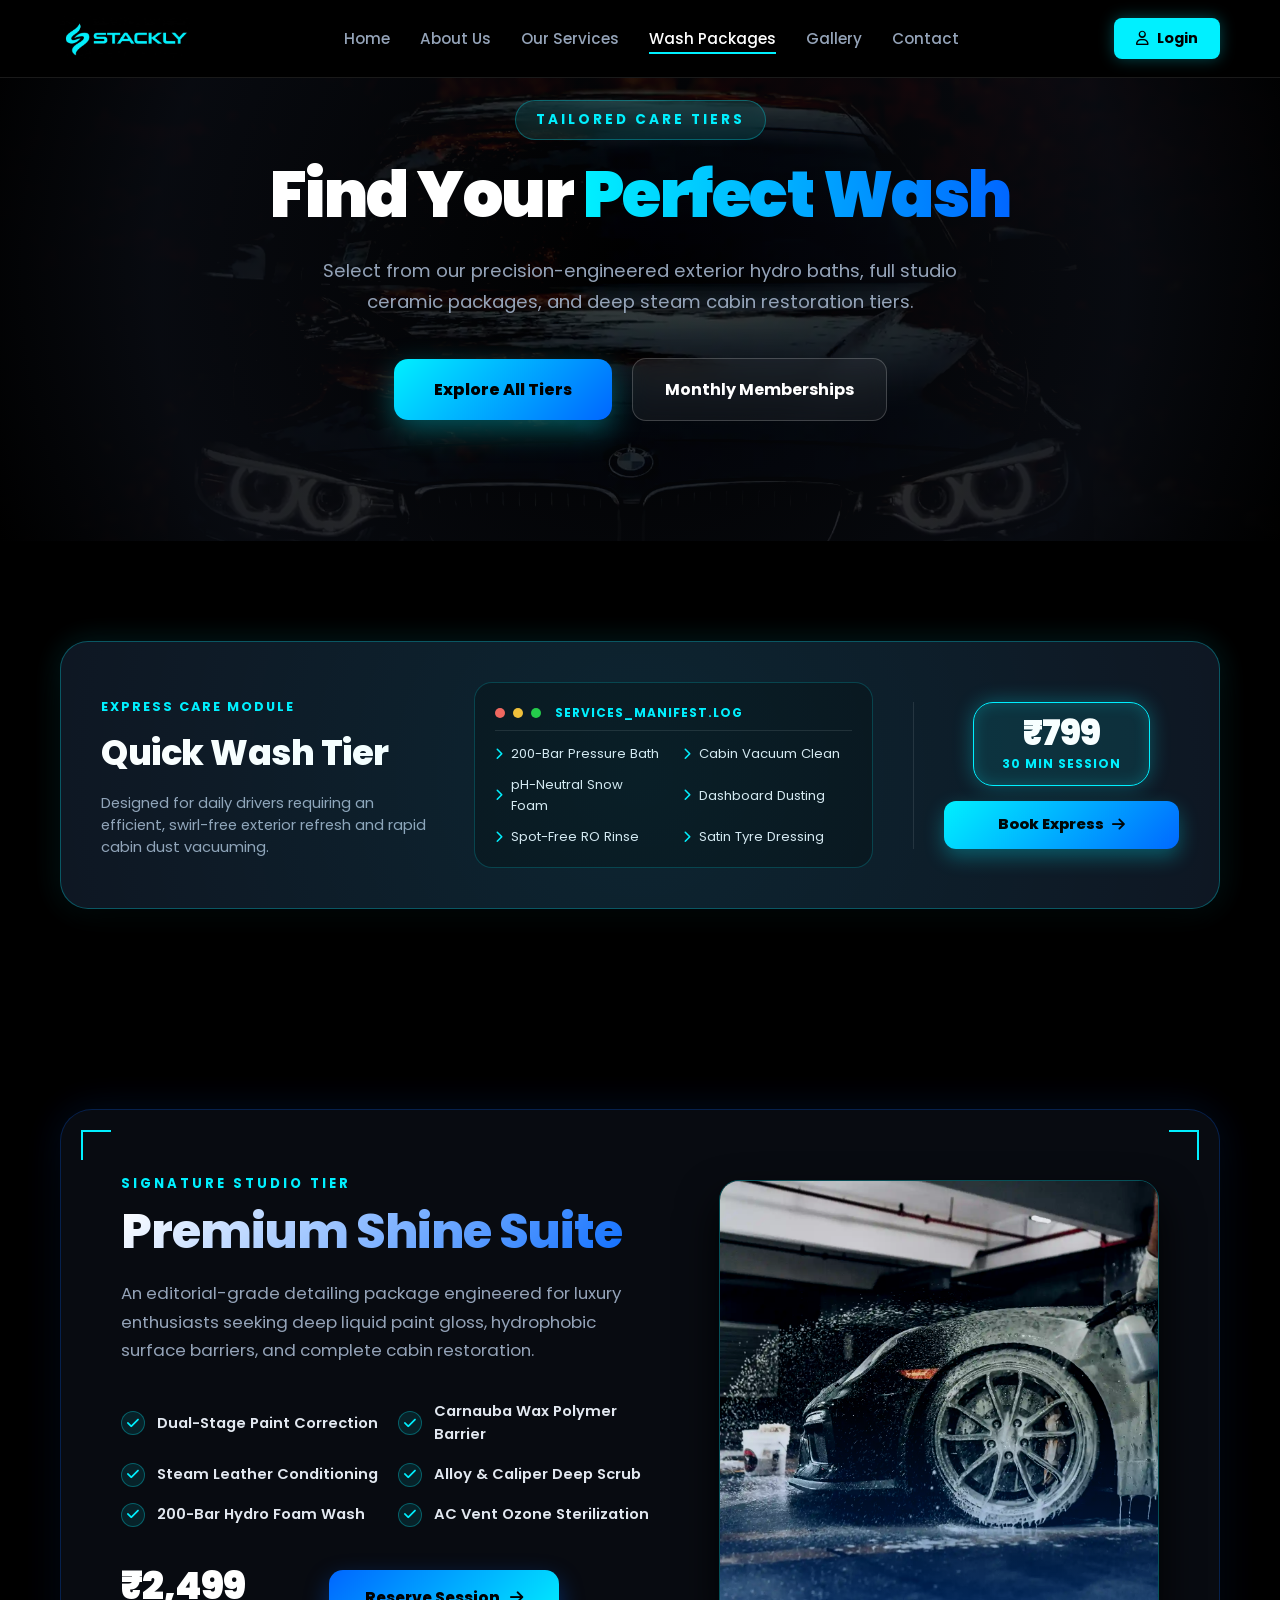
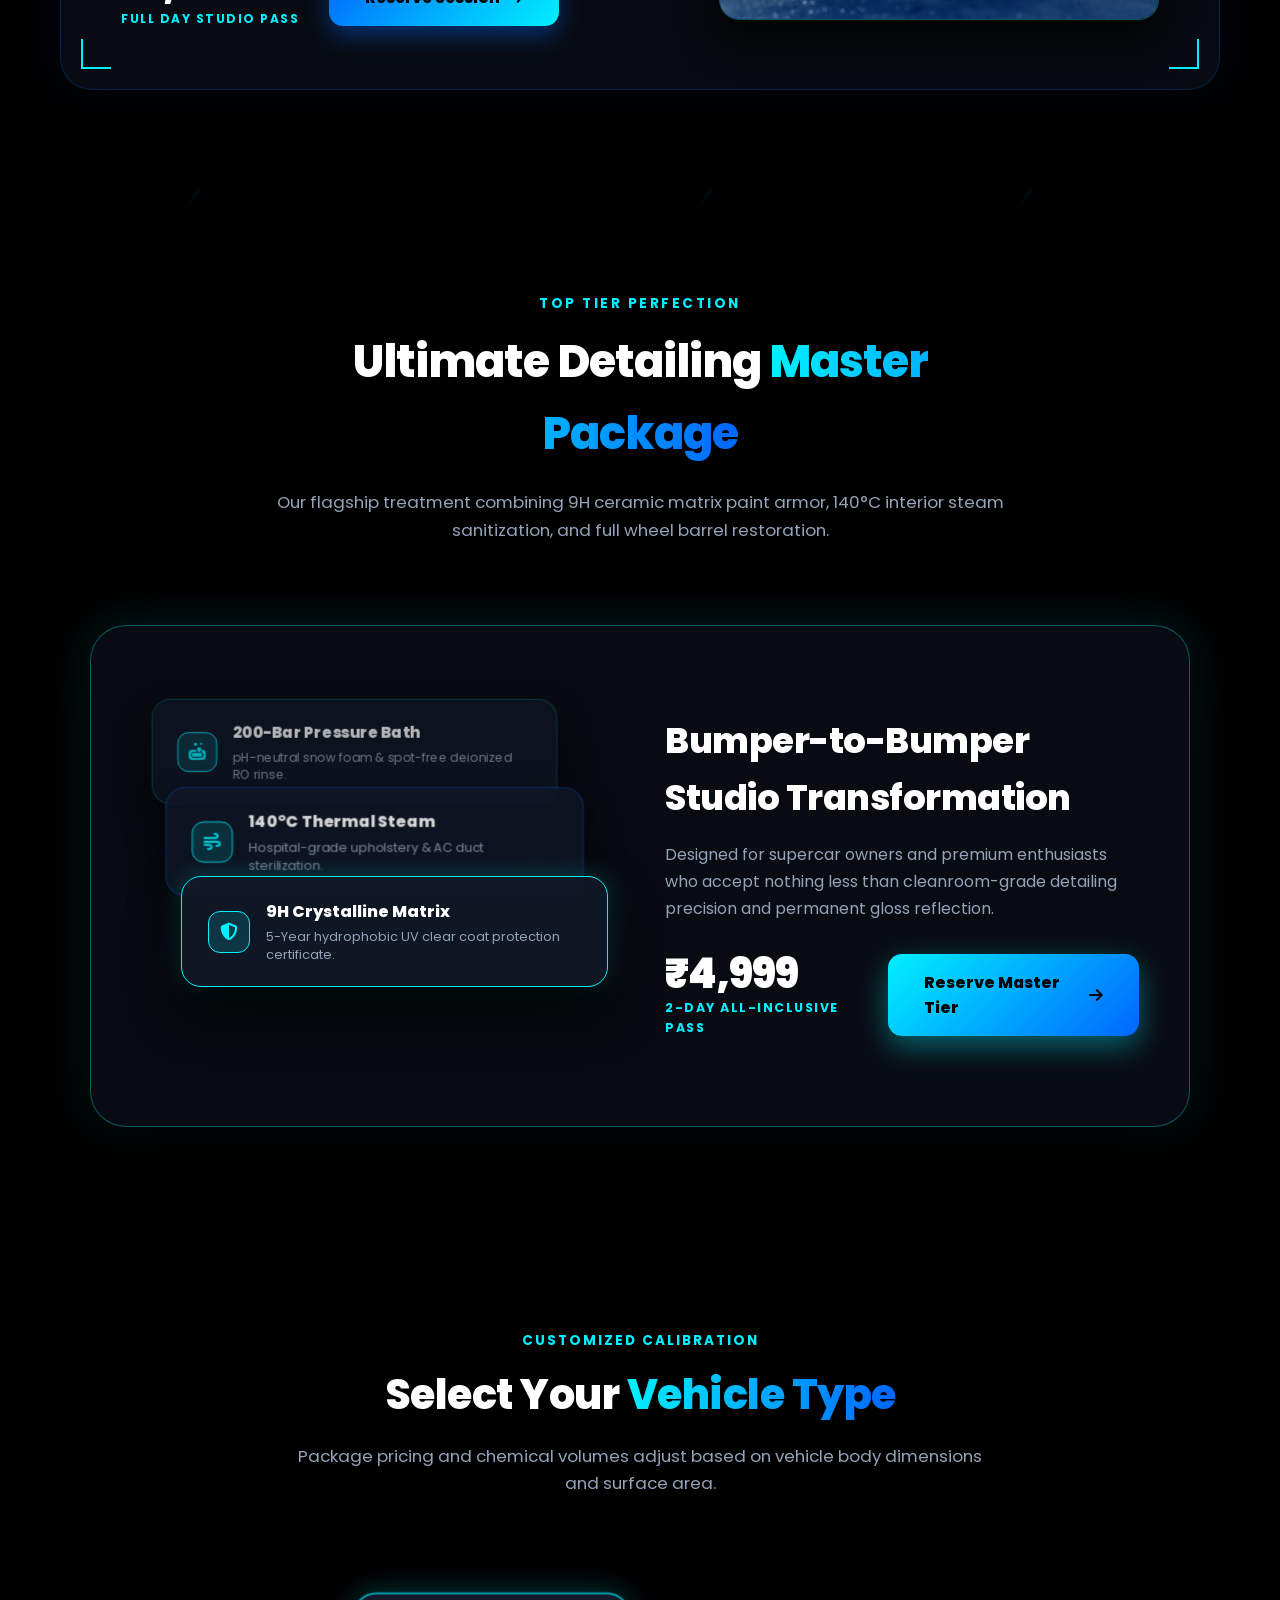
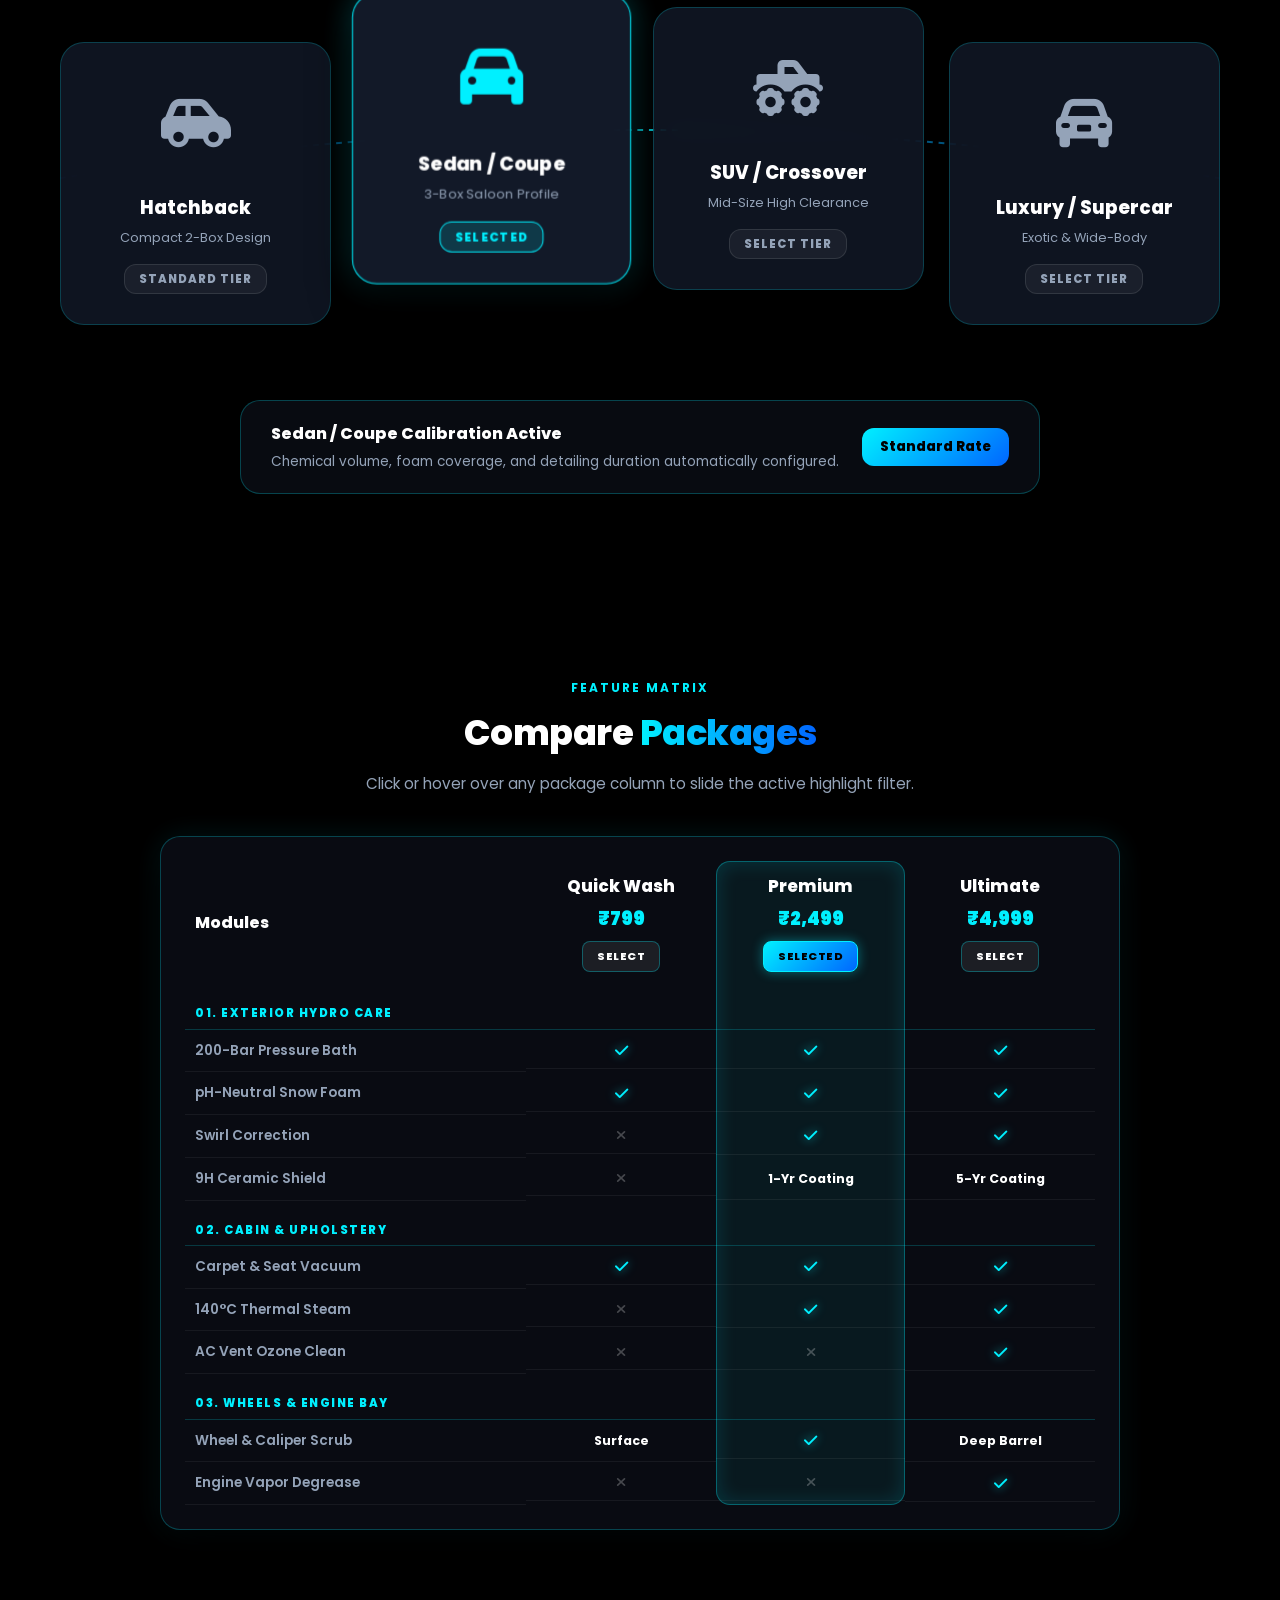
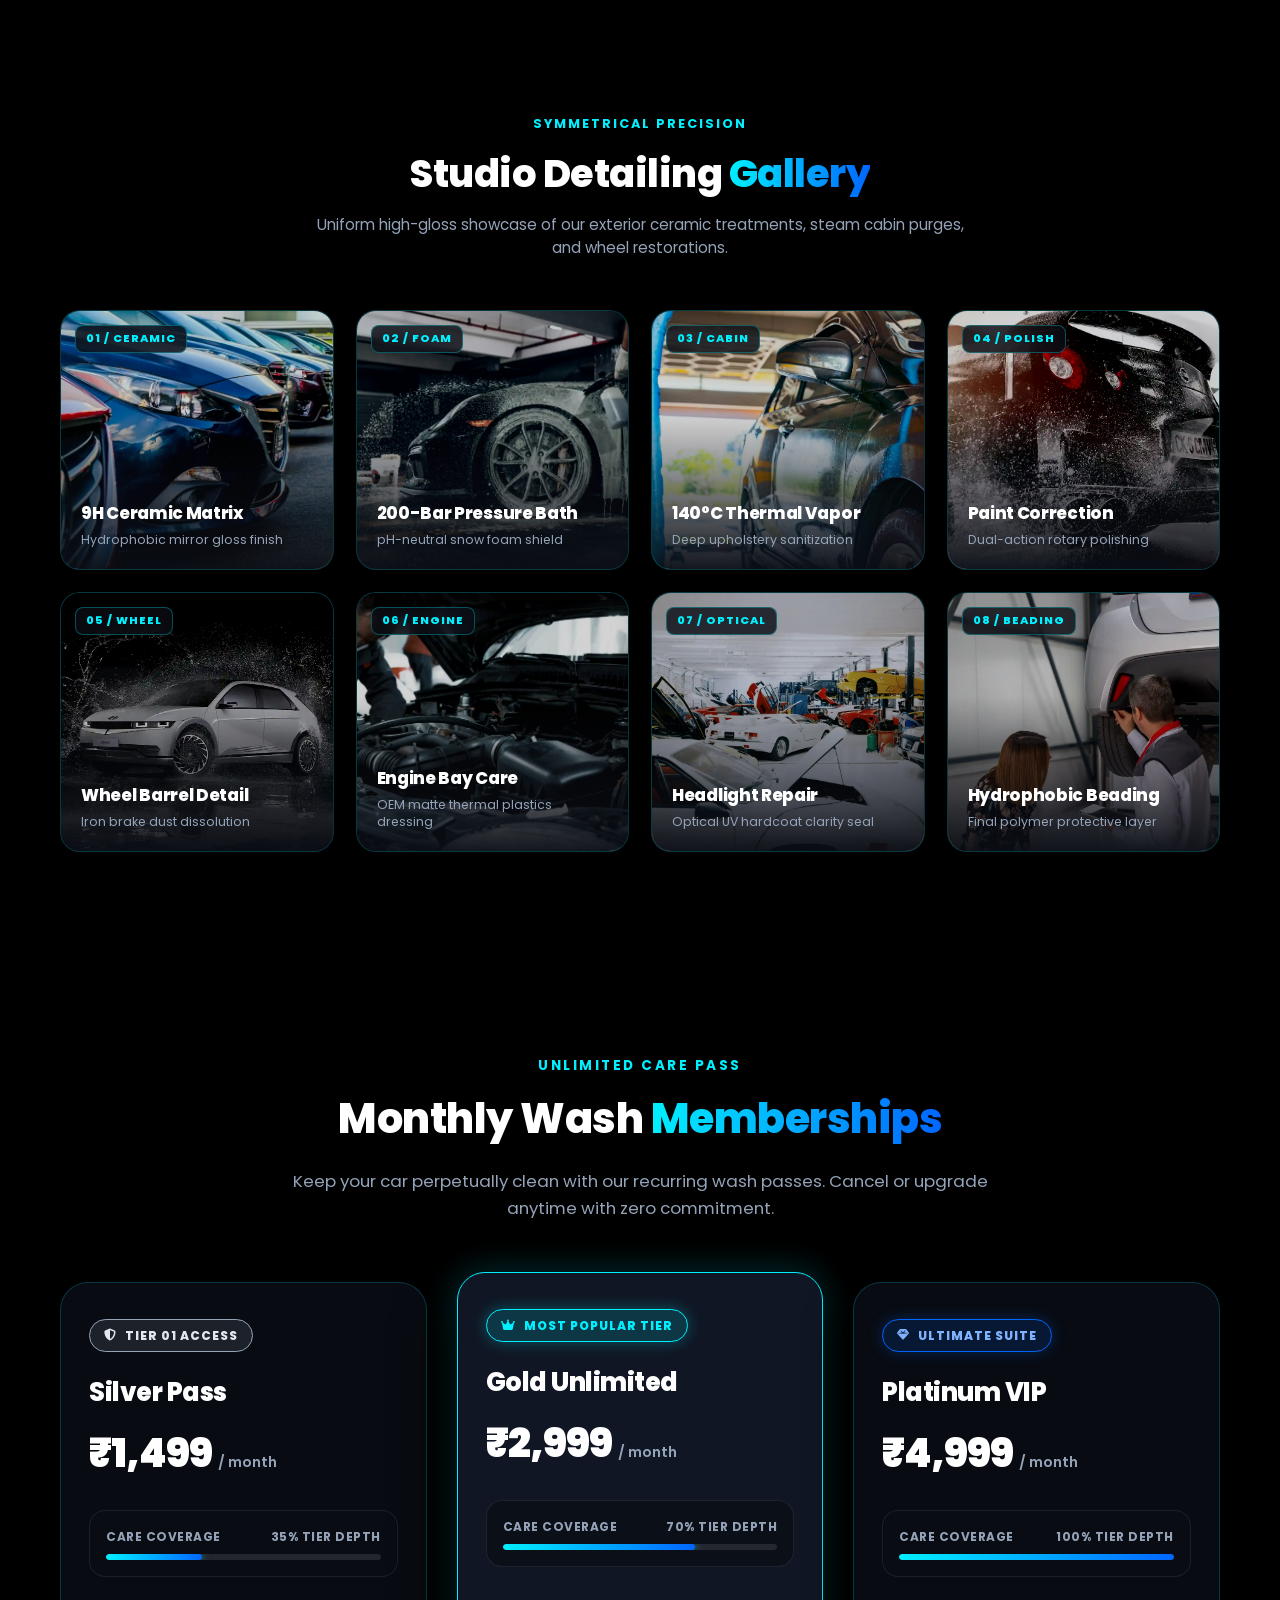
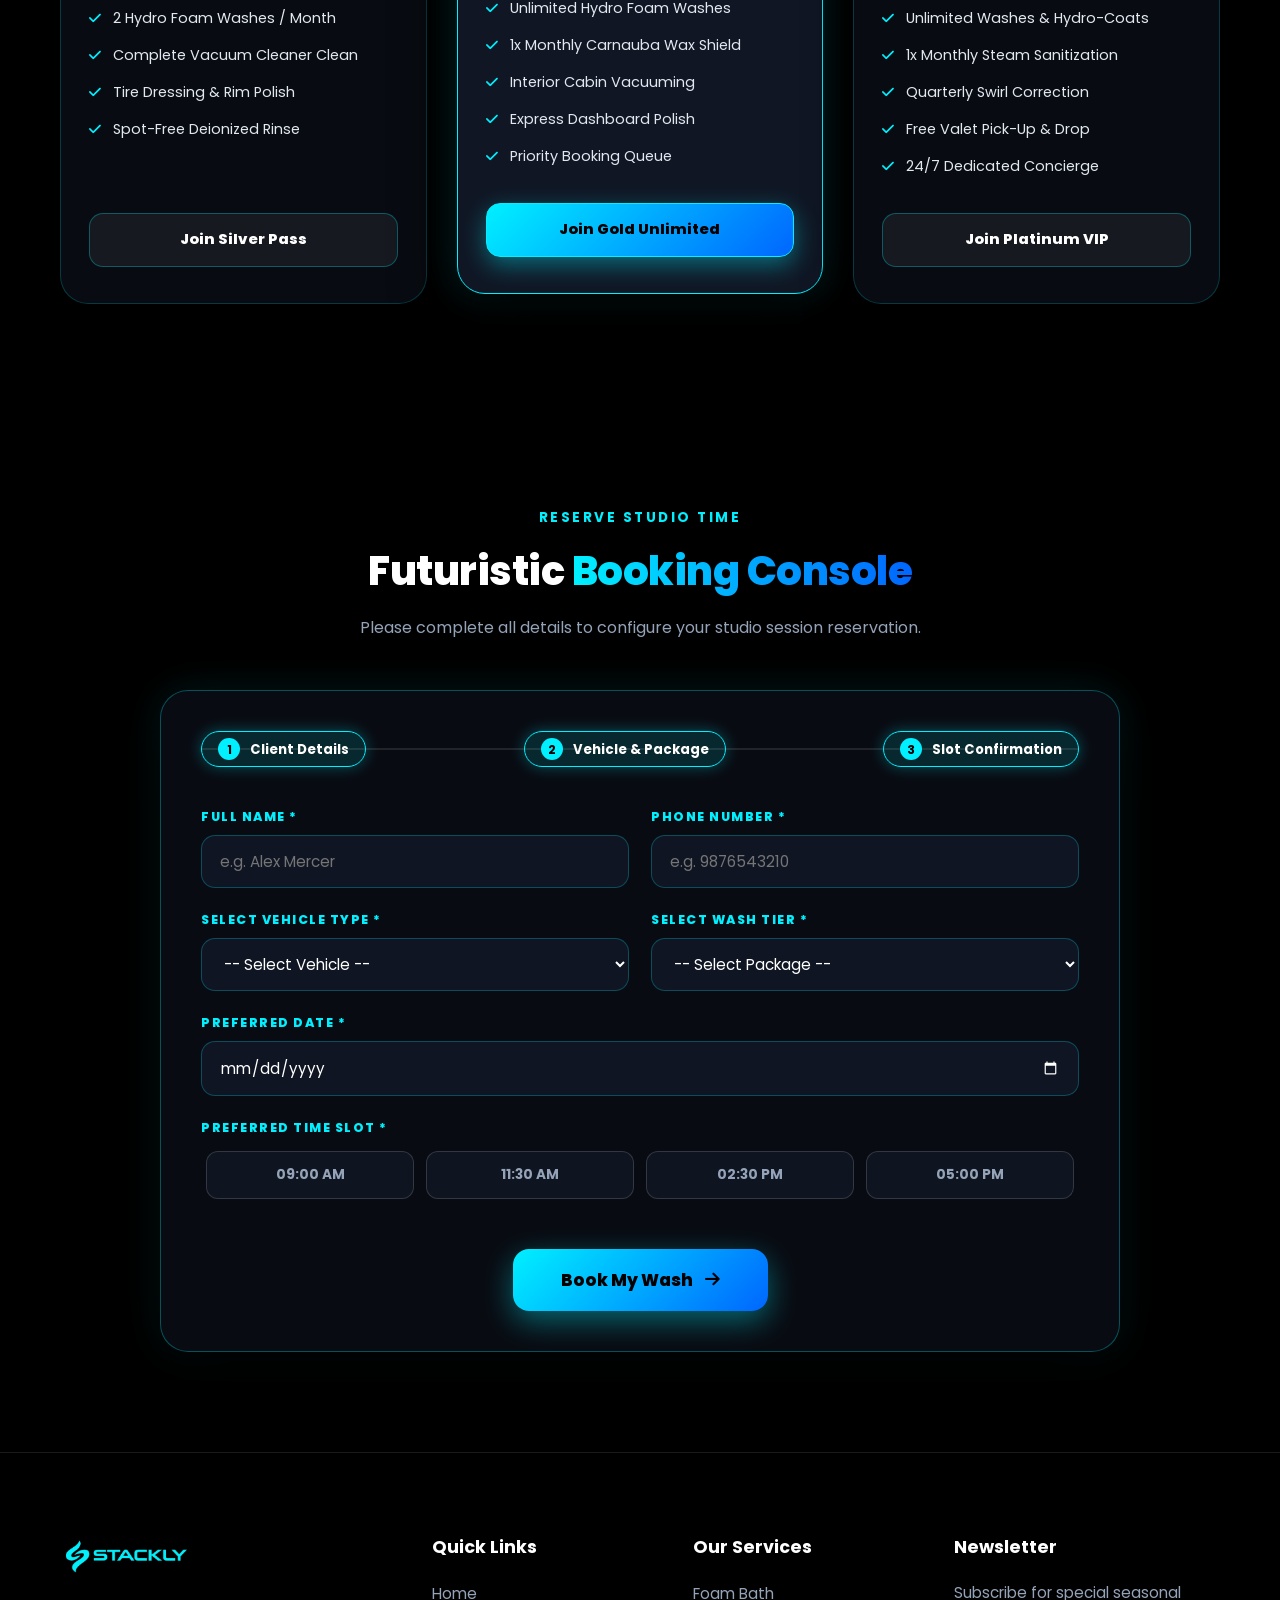
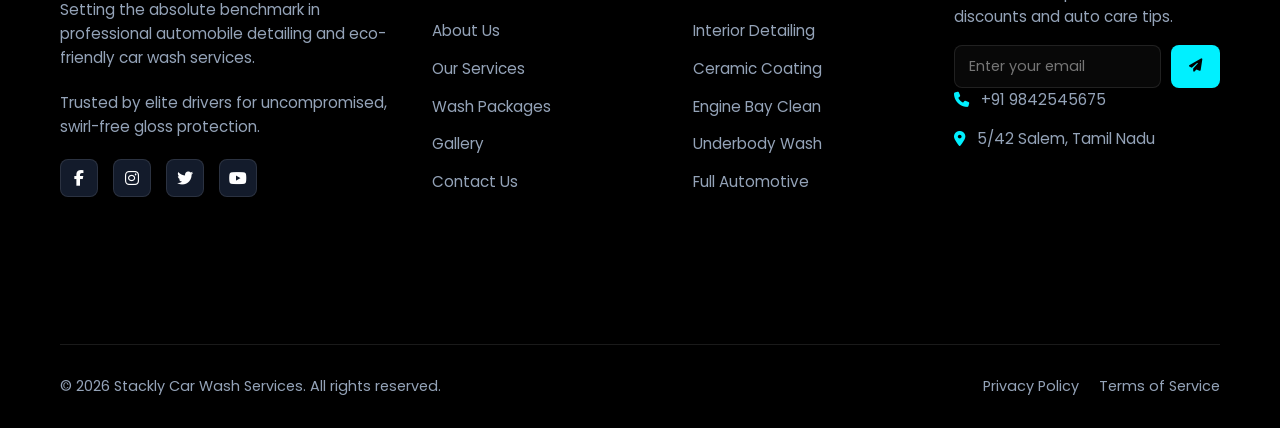
<file: washpackages.html>
<!DOCTYPE html>
<html lang="en">
<head>
    <meta charset="UTF-8">
    <meta name="viewport" content="width=device-width, initial-scale=1.0, maximum-scale=1.0, user-scalable=no">
    <title>Stackly | Premium Car Wash & Detailing Services</title>
    <!-- Google Fonts: Poppins -->
    <link href="https://fonts.googleapis.com/css2?family=Poppins:wght@300;400;500;600;700;800&display=swap" rel="stylesheet">
    <!-- FontAwesome for Icons -->
    <link rel="stylesheet" href="https://cdnjs.cloudflare.com/ajax/libs/font-awesome/6.4.0/css/all.min.css">
    <!-- Custom Stylesheet -->
    <link rel="stylesheet" href="style.css">
</head>
<body>

    <!-- Header / Navigation -->
    <header class="header" id="header">
        <div class="nav-container">
            <!-- Left: Logo -->
            <a href="./index.html" class="logo">
                <img src="./logo.webp" alt="Stackly Logo" class="custom-logo" onerror="this.style.display='none'; document.getElementById('fallback-logo').style.display='flex';">
                <div class="logo-icon" id="fallback-logo" style="display:none;">
                    <i class="fa-solid fa-droplet"></i>
                </div>
                
            </a>

            <!-- Center/Mobile Drawer Navigation Menu -->
            <nav class="nav-menu" id="navMenu">
                <ul>
                    <li><a href="./index.html" class="nav-link ">Home</a></li>
                    <li><a href="./about us.html" class="nav-link">About Us</a></li>
                    <li><a href="./our services.html" class="nav-link">Our Services</a></li>
                    <li><a href="./washpackages.html" class="nav-link active">Wash Packages</a></li>
                    <li><a href="./gallery.html" class="nav-link">Gallery</a></li>
                    <li><a href="./contact.html" class="nav-link">Contact</a></li>
                </ul>
                <div class="mobile-login-wrapper">
                    <a href="login.html" class="btn btn-login-cyan btn-block"><i class="fa-regular fa-user"></i> Login to Dashboard</a>
                </div>
            </nav>

            <!-- Right: Cyan Login Button & Hamburger Toggle -->
            <div class="nav-right">
                <a href="login.html" class="btn-login-cyan desktop-only">
                    <i class="fa-regular fa-user"></i> Login
                </a>
                <button class="hamburger" id="hamburger" aria-label="Toggle Menu">
                    <span></span>
                    <span></span>
                    <span></span>
                </button>
            </div>
        </div>
    </header>
<!-- ==========================================
     WASH PACKAGES HERO: CLEAN BACKGROUND IMAGE & TYPOGRAPHY
     ========================================== -->
<style>
    .packages-hero-section {
        padding: 100px 0 120px;
        background-color: #000000;
        position: relative;
        font-family: system-ui, -apple-system, sans-serif;
        overflow: hidden;
    }

    /* Full-Bleed Background Image Wrapper */
    .hero-bg-wrapper {
        position: absolute;
        inset: 0;
        width: 100%;
        height: 100%;
        z-index: 1;
    }

    .hero-bg-wrapper img {
        width: 100%;
        height: 100%;
        object-fit: cover;
        object-position: center;
        filter: brightness(0.4) contrast(1.15);
    }

    /* Ambient Dark Gradient Overlays */
    .hero-dark-overlay {
        position: absolute;
        inset: 0;
        background: radial-gradient(
            circle at center,
            rgba(0, 0, 0, 0.3) 0%,
            rgba(10, 13, 20, 0.8) 70%,
            rgba(0, 0, 0, 0.95) 100%
        );
        z-index: 2;
    }

    .hero-container {
        max-width: 1200px;
        margin: 0 auto;
        padding: 0 20px;
        position: relative;
        z-index: 3;
    }

    /* Central Content */
    .hero-header {
        text-align: center;
        max-width: 800px;
        margin: 0 auto;
    }

    .hero-sub {
        color: #00f0ff;
        text-transform: uppercase;
        font-size: 0.85rem;
        font-weight: 700;
        letter-spacing: 3px;
        margin-bottom: 20px;
        display: inline-block;
        background: rgba(0, 240, 255, 0.1);
        border: 1px solid rgba(0, 240, 255, 0.3);
        padding: 8px 20px;
        border-radius: 20px;
        backdrop-filter: blur(10px);
    }

    .hero-header h1 {
        font-size: 4rem;
        font-weight: 900;
        color: #ffffff;
        line-height: 1.1;
        margin-bottom: 25px;
        letter-spacing: -1.5px;
    }

    .hero-header h1 span {
        background: linear-gradient(90deg, #00f0ff 0%, #0066ff 100%);
        -webkit-background-clip: text;
        -webkit-text-fill-color: transparent;
    }

    .hero-header p {
        color: #94a3b8;
        font-size: 1.15rem;
        line-height: 1.7;
        margin: 0 auto 40px;
        max-width: 640px;
    }

    /* Buttons Group */
    .hero-btn-group {
        display: flex;
        justify-content: center;
        gap: 20px;
        align-items: center;
    }

    .hero-btn-primary {
        background: linear-gradient(135deg, #00f0ff 0%, #0066ff 100%);
        color: #000000;
        font-size: 1rem;
        font-weight: 800;
        padding: 18px 40px;
        border-radius: 14px;
        text-decoration: none;
        box-shadow: 0 10px 30px rgba(0, 240, 255, 0.35);
        transition: transform 0.3s ease, box-shadow 0.3s ease;
    }

    .hero-btn-primary:hover {
        transform: translateY(-3px);
        box-shadow: 0 15px 40px rgba(0, 240, 255, 0.6);
    }

    .hero-btn-secondary {
        background: rgba(255, 255, 255, 0.05);
        border: 1px solid rgba(255, 255, 255, 0.2);
        color: #ffffff;
        font-size: 1rem;
        font-weight: 700;
        padding: 18px 32px;
        border-radius: 14px;
        text-decoration: none;
        backdrop-filter: blur(10px);
        transition: background 0.3s ease, border-color 0.3s ease;
    }

    .hero-btn-secondary:hover {
        background: rgba(255, 255, 255, 0.12);
        border-color: #00f0ff;
    }

    /* Responsive Adjustments */
    @media (max-width: 968px) {
        .packages-hero-section {
            padding: 120px 0 80px;
        }
        .hero-header h1 {
            font-size: 2.8rem;
        }
        .hero-btn-group {
            flex-direction: column;
            width: 100%;
        }
        .hero-btn-primary, .hero-btn-secondary {
            width: 100%;
            text-align: center;
        }
    }
</style>

<section class="packages-hero-section">
    <!-- Cinematic Full-Bleed Background Image -->
    <div class="hero-bg-wrapper">
        <img src="./1 (40)_26_11zon.webp" alt="Luxury Car Wash Background">
        <div class="hero-dark-overlay"></div>
    </div>

    <div class="hero-container">
        <!-- Main Content -->
        <div class="hero-header">
            <span class="hero-sub">Tailored Care Tiers</span>
            <h1>Find Your <span>Perfect Wash</span></h1>
            <p>Select from our precision-engineered exterior hydro baths, full studio ceramic packages, and deep steam cabin restoration tiers.</p>
            
            <div class="hero-btn-group">
                <a href="./404.html" class="hero-btn-primary">Explore All Tiers</a>
                <a href="./404.html" class="hero-btn-secondary">Monthly Memberships</a>
            </div>
        </div>
    </div>
</section>
<!-- ==========================================
     QUICK WASH PACKAGE: COMPACT HORIZONTAL PRICING STRIP
     ========================================== -->
<style>
    .quick-wash-section {
        padding: 100px 0;
        background-color: #000000;
        position: relative;
        font-family: system-ui, -apple-system, sans-serif;
        overflow: hidden;
    }

    .quick-container {
        max-width: 1200px;
        margin: 0 auto;
        padding: 0 20px;
        position: relative;
        z-index: 2;
    }

    /* Compact Horizontal Pricing Strip Card */
    .quick-strip-card {
        background: rgba(19, 27, 43, 0.75);
        backdrop-filter: blur(16px);
        -webkit-backdrop-filter: blur(16px);
        border: 1px solid rgba(0, 240, 255, 0.3);
        border-radius: 28px;
        padding: 40px;
        box-shadow: 0 20px 50px rgba(0, 0, 0, 0.9), 0 0 30px rgba(0, 240, 255, 0.15);
        display: grid;
        grid-template-columns: 1fr 1.2fr 0.8fr;
        gap: 40px;
        align-items: center;
        position: relative;
        overflow: hidden;
    }

    /* Ambient Glow Behind Strip */
    .quick-strip-card::before {
        content: '';
        position: absolute;
        top: -50%;
        left: -50%;
        width: 200%;
        height: 200%;
        background: radial-gradient(circle, rgba(0, 240, 255, 0.08) 0%, transparent 60%);
        pointer-events: none;
    }

    /* Column 1: Package Title & Brief */
    .quick-title-col .quick-sub {
        color: #00f0ff;
        text-transform: uppercase;
        font-size: 0.8rem;
        font-weight: 700;
        letter-spacing: 2px;
        margin-bottom: 8px;
        display: inline-block;
    }

    .quick-title-col h3 {
        font-size: 2.2rem;
        font-weight: 800;
        color: #ffffff;
        margin: 0 0 10px 0;
        letter-spacing: -0.5px;
    }

    .quick-title-col p {
        color: #94a3b8;
        font-size: 0.92rem;
        line-height: 1.5;
        margin: 0;
    }

    /* Column 2: Side-by-Side Terminal Service Details */
    .quick-terminal-box {
        background: rgba(10, 13, 20, 0.9);
        border: 1px solid rgba(0, 240, 255, 0.2);
        border-radius: 18px;
        padding: 20px;
        font-family: 'Courier New', Courier, monospace;
    }

    .terminal-header {
        display: flex;
        align-items: center;
        gap: 8px;
        margin-bottom: 12px;
        padding-bottom: 8px;
        border-bottom: 1px solid rgba(255, 255, 255, 0.1);
    }

    .terminal-dot {
        width: 10px;
        height: 10px;
        border-radius: 50%;
    }

    .dot-red { background: #ff5f56; }
    .dot-yellow { background: #ffbd2e; }
    .dot-green { background: #27c93f; }

    .terminal-title {
        color: #00f0ff;
        font-size: 0.75rem;
        font-weight: 700;
        text-transform: uppercase;
        letter-spacing: 1px;
        margin-left: 6px;
    }

    .terminal-grid {
        display: grid;
        grid-template-columns: 1fr 1fr;
        gap: 10px 20px;
    }

    .terminal-item {
        color: #e2e8f0;
        font-size: 0.82rem;
        display: flex;
        align-items: center;
        gap: 8px;
    }

    .terminal-item i {
        color: #00f0ff;
        font-size: 0.75rem;
    }

    /* Column 3: Illuminated Price Badge & Action Button */
    .quick-action-col {
        display: flex;
        flex-direction: column;
        align-items: center;
        justify-content: center;
        text-align: center;
        gap: 15px;
        border-left: 1px solid rgba(255, 255, 255, 0.1);
        padding-left: 30px;
    }

    /* Illuminated Price Badge */
    .illuminated-price-badge {
        background: rgba(0, 240, 255, 0.1);
        border: 1px solid #00f0ff;
        padding: 12px 28px;
        border-radius: 20px;
        box-shadow: 
            0 0 20px rgba(0, 240, 255, 0.3),
            inset 0 0 15px rgba(0, 240, 255, 0.2);
        animation: badgeGlow 3s infinite alternate;
    }

    @keyframes badgeGlow {
        0% {
            box-shadow: 0 0 15px rgba(0, 240, 255, 0.25), inset 0 0 10px rgba(0, 240, 255, 0.15);
        }
        100% {
            box-shadow: 0 0 30px rgba(0, 240, 255, 0.5), inset 0 0 20px rgba(0, 240, 255, 0.3);
        }
    }

    .illuminated-price-badge .price-amount {
        color: #ffffff;
        font-size: 2.2rem;
        font-weight: 900;
        line-height: 1;
        letter-spacing: -1px;
    }

    .illuminated-price-badge .price-time {
        color: #00f0ff;
        font-size: 0.75rem;
        font-weight: 700;
        text-transform: uppercase;
        letter-spacing: 1px;
        margin-top: 4px;
        display: block;
    }

    /* Book Button */
    .quick-btn {
        background: linear-gradient(135deg, #00f0ff 0%, #0066ff 100%);
        color: #000000;
        font-size: 0.92rem;
        font-weight: 800;
        padding: 12px 28px;
        border-radius: 12px;
        text-decoration: none;
        width: 100%;
        box-shadow: 0 8px 20px rgba(0, 240, 255, 0.3);
        transition: transform 0.3s ease, box-shadow 0.3s ease;
        display: inline-flex;
        align-items: center;
        justify-content: center;
        gap: 8px;
    }

    .quick-btn:hover {
        transform: translateY(-2px);
        box-shadow: 0 12px 28px rgba(0, 240, 255, 0.5);
    }

    /* Responsive Adjustments */
    @media (max-width: 968px) {
        .quick-strip-card {
            grid-template-columns: 1fr;
            gap: 25px;
            padding: 30px 20px;
        }
        .quick-action-col {
            border-left: none;
            padding-left: 0;
            border-top: 1px solid rgba(255, 255, 255, 0.1);
            padding-top: 20px;
        }
    }
</style>

<section class="quick-wash-section" id="quick-wash">
    <div class="quick-container">
        <div class="quick-strip-card">
            
            <!-- Column 1: Package Title & Summary -->
            <div class="quick-title-col">
                <span class="quick-sub">Express Care Module</span>
                <h3>Quick Wash Tier</h3>
                <p>Designed for daily drivers requiring an efficient, swirl-free exterior refresh and rapid cabin dust vacuuming.</p>
            </div>

            <!-- Column 2: Side-by-Side Terminal Service Details -->
            <div class="quick-terminal-box">
                <div class="terminal-header">
                    <span class="terminal-dot dot-red"></span>
                    <span class="terminal-dot dot-yellow"></span>
                    <span class="terminal-dot dot-green"></span>
                    <span class="terminal-title">SERVICES_MANIFEST.LOG</span>
                </div>
                <div class="terminal-grid">
                    <div class="terminal-item"><i class="fa-solid fa-chevron-right"></i> 200-Bar Pressure Bath</div>
                    <div class="terminal-item"><i class="fa-solid fa-chevron-right"></i> Cabin Vacuum Clean</div>
                    <div class="terminal-item"><i class="fa-solid fa-chevron-right"></i> pH-Neutral Snow Foam</div>
                    <div class="terminal-item"><i class="fa-solid fa-chevron-right"></i> Dashboard Dusting</div>
                    <div class="terminal-item"><i class="fa-solid fa-chevron-right"></i> Spot-Free RO Rinse</div>
                    <div class="terminal-item"><i class="fa-solid fa-chevron-right"></i> Satin Tyre Dressing</div>
                </div>
            </div>

            <!-- Column 3: Illuminated Price Badge & CTA -->
            <div class="quick-action-col">
                <div class="illuminated-price-badge">
                    <div class="price-amount">₹799</div>
                    <span class="price-time">30 Min Session</span>
                </div>
                <a href="./404.html" class="quick-btn">
                    <span>Book Express</span>
                    <i class="fa-solid fa-arrow-right"></i>
                </a>
            </div>

        </div>
    </div>
</section>
<!-- ==========================================
     PREMIUM SHINE PACKAGE: EDITORIAL CORNER-FRAMED SECTION
     ========================================== -->
<style>
    .editorial-package-section {
        padding: 100px 0;
        background-color: #000000;
        position: relative;
        font-family: system-ui, -apple-system, sans-serif;
        overflow: hidden;
    }

    .editorial-container {
        max-width: 1200px;
        margin: 0 auto;
        padding: 0 20px;
        position: relative;
        z-index: 2;
    }

    /* Editorial Corner-Framed Card */
    .editorial-frame-card {
        background: rgba(10, 13, 20, 0.85);
        backdrop-filter: blur(20px);
        -webkit-backdrop-filter: blur(20px);
        border: 1px solid rgba(0, 102, 255, 0.25);
        border-radius: 32px;
        padding: 60px;
        position: relative;
        box-shadow: 0 30px 70px rgba(0, 0, 0, 0.95), 0 0 40px rgba(0, 102, 255, 0.15);
    }

    /* Elegant Corner Framing Accents */
    .corner-bracket {
        position: absolute;
        width: 30px;
        height: 30px;
        border-color: #00f0ff;
        border-style: solid;
        pointer-events: none;
    }

    .corner-top-left {
        top: 20px;
        left: 20px;
        border-width: 2px 0 0 2px;
    }

    .corner-top-right {
        top: 20px;
        right: 20px;
        border-width: 2px 2px 0 0;
    }

    .corner-bottom-left {
        bottom: 20px;
        left: 20px;
        border-width: 0 0 2px 2px;
    }

    .corner-bottom-right {
        bottom: 20px;
        right: 20px;
        border-width: 0 2px 2px 0;
    }

    /* Grid Layout: Editorial Content vs Cinematic Photo */
    .editorial-grid {
        display: grid;
        grid-template-columns: 1.1fr 0.9fr;
        gap: 60px;
        align-items: center;
    }

    /* Left Editorial Content Column */
    .editorial-sub {
        color: #00f0ff;
        text-transform: uppercase;
        font-size: 0.82rem;
        font-weight: 700;
        letter-spacing: 3px;
        margin-bottom: 12px;
        display: inline-block;
    }

    /* Metallic Blue Gradient Typography */
    .editorial-title {
        font-size: 3rem;
        font-weight: 800;
        line-height: 1.1;
        margin-bottom: 20px;
        letter-spacing: -1px;
        background: linear-gradient(135deg, #ffffff 0%, #80b3ff 50%, #0066ff 100%);
        -webkit-background-clip: text;
        -webkit-text-fill-color: transparent;
    }

    .editorial-desc {
        color: #94a3b8;
        font-size: 1.05rem;
        line-height: 1.7;
        margin-bottom: 35px;
    }

    /* Highlights Checklist */
    .editorial-list {
        display: grid;
        grid-template-columns: 1fr 1fr;
        gap: 16px;
        margin-bottom: 40px;
    }

    .editorial-item {
        display: flex;
        align-items: center;
        gap: 12px;
        color: #e2e8f0;
        font-size: 0.92rem;
        font-weight: 600;
    }

    .editorial-item i {
        color: #00f0ff;
        font-size: 0.85rem;
        background: rgba(0, 240, 255, 0.1);
        border: 1px solid rgba(0, 240, 255, 0.3);
        width: 24px;
        height: 24px;
        border-radius: 50%;
        display: flex;
        align-items: center;
        justify-content: center;
        flex-shrink: 0;
    }

    /* Pricing & Action Row */
    .editorial-action-row {
        display: flex;
        align-items: center;
        gap: 30px;
    }

    .editorial-price-badge {
        display: flex;
        flex-direction: column;
    }

    .editorial-price-badge .price-val {
        color: #ffffff;
        font-size: 2.4rem;
        font-weight: 900;
        line-height: 1;
        letter-spacing: -1px;
    }

    .editorial-price-badge .price-label {
        color: #00f0ff;
        font-size: 0.75rem;
        font-weight: 700;
        text-transform: uppercase;
        letter-spacing: 1.5px;
        margin-top: 4px;
    }

    .editorial-btn {
        background: linear-gradient(135deg, #0066ff 0%, #00f0ff 100%);
        color: #000000;
        font-size: 0.95rem;
        font-weight: 800;
        padding: 16px 36px;
        border-radius: 14px;
        text-decoration: none;
        box-shadow: 0 10px 25px rgba(0, 102, 255, 0.4);
        transition: transform 0.3s ease, box-shadow 0.3s ease;
        display: inline-flex;
        align-items: center;
        gap: 10px;
    }

    .editorial-btn:hover {
        transform: translateY(-3px);
        box-shadow: 0 15px 35px rgba(0, 240, 255, 0.6);
    }

    /* Right Column: Cinematic Vehicle Photography */
    .editorial-img-wrapper {
        position: relative;
        width: 100%;
        height: 440px;
        border-radius: 20px;
        overflow: hidden;
        border: 1px solid rgba(0, 240, 255, 0.3);
        box-shadow: 0 20px 40px rgba(0, 0, 0, 0.9);
    }

    .editorial-img-wrapper img {
        width: 100%;
        height: 100%;
        object-fit: cover;
        object-position: center;
        filter: brightness(0.9) contrast(1.15);
        transition: transform 0.8s ease;
    }

    .editorial-img-wrapper:hover img {
        transform: scale(1.06);
    }

    /* Metallic Blue Glow Overlay */
    .editorial-img-overlay {
        position: absolute;
        inset: 0;
        background: linear-gradient(180deg, transparent 50%, rgba(0, 102, 255, 0.3) 100%);
        pointer-events: none;
    }

    /* Responsive Adjustments */
    @media (max-width: 968px) {
        .editorial-frame-card {
            padding: 40px 20px;
        }
        .editorial-grid {
            grid-template-columns: 1fr;
            gap: 40px;
        }
        .editorial-title {
            font-size: 2.2rem;
        }
        .editorial-list {
            grid-template-columns: 1fr;
        }
        .editorial-img-wrapper {
            height: 320px;
        }
        .editorial-action-row {
            flex-direction: column;
            align-items: flex-start;
            gap: 20px;
        }
        .editorial-btn {
            width: 100%;
            justify-content: center;
        }
    }
</style>

<section class="editorial-package-section" id="premium-shine">
    <div class="editorial-container">
        
        <!-- Corner-Framed Editorial Card -->
        <div class="editorial-frame-card">
            <!-- Corner Brackets -->
            <div class="corner-bracket corner-top-left"></div>
            <div class="corner-bracket corner-top-right"></div>
            <div class="corner-bracket corner-bottom-left"></div>
            <div class="corner-bracket corner-bottom-right"></div>

            <div class="editorial-grid">
                
                <!-- Left Editorial Text Content -->
                <div class="editorial-content">
                    <span class="editorial-sub">Signature Studio Tier</span>
                    <h2 class="editorial-title">Premium Shine Suite</h2>
                    <p class="editorial-desc">An editorial-grade detailing package engineered for luxury enthusiasts seeking deep liquid paint gloss, hydrophobic surface barriers, and complete cabin restoration.</p>

                    <!-- Feature Highlights -->
                    <div class="editorial-list">
                        <div class="editorial-item"><i class="fa-solid fa-check"></i> Dual-Stage Paint Correction</div>
                        <div class="editorial-item"><i class="fa-solid fa-check"></i> Carnauba Wax Polymer Barrier</div>
                        <div class="editorial-item"><i class="fa-solid fa-check"></i> Steam Leather Conditioning</div>
                        <div class="editorial-item"><i class="fa-solid fa-check"></i> Alloy &amp; Caliper Deep Scrub</div>
                        <div class="editorial-item"><i class="fa-solid fa-check"></i> 200-Bar Hydro Foam Wash</div>
                        <div class="editorial-item"><i class="fa-solid fa-check"></i> AC Vent Ozone Sterilization</div>
                    </div>

                    <!-- Pricing & Action Row -->
                    <div class="editorial-action-row">
                        <div class="editorial-price-badge">
                            <span class="price-val">₹2,499</span>
                            <span class="price-label">Full Day Studio Pass</span>
                        </div>
                        <a href="./404.html" class="editorial-btn">
                            <span>Reserve Session</span>
                            <i class="fa-solid fa-arrow-right"></i>
                        </a>
                    </div>
                </div>

                <!-- Right Column: Cinematic Photography -->
                <div class="editorial-img-wrapper">
                    <img src="./1 (2)_11zon.webp" alt="Cinematic Metallic Blue Luxury Car">
                    <div class="editorial-img-overlay"></div>
                </div>

            </div>
        </div>

    </div>
</section>
<!-- ==========================================
     ULTIMATE DETAILING PACKAGE: LAYERED 3D PERSPECTIVE SECTION
     ========================================== -->
<style>
    .ultimate-section {
        padding: 100px 0;
        background-color: #000000;
        position: relative;
        font-family: system-ui, -apple-system, sans-serif;
        overflow: hidden;
    }

    /* Animated Shine Streaks in Background */
    .shine-streak-container {
        position: absolute;
        inset: 0;
        pointer-events: none;
        z-index: 1;
        overflow: hidden;
    }

    .shine-streak {
        position: absolute;
        width: 2px;
        height: 250px;
        background: linear-gradient(180deg, transparent, #00f0ff, transparent);
        opacity: 0.6;
        filter: blur(1px);
        transform: rotate(35deg);
        animation: streakFall 6s linear infinite;
    }

    .streak-1 { top: -20%; left: 20%; animation-delay: 0s; }
    .streak-2 { top: -20%; left: 60%; animation-delay: 2.5s; }
    .streak-3 { top: -20%; left: 85%; animation-delay: 4s; }

    @keyframes streakFall {
        0% {
            transform: translateY(-100px) rotate(35deg);
            opacity: 0;
        }
        30% {
            opacity: 0.8;
        }
        100% {
            transform: translateY(900px) rotate(35deg);
            opacity: 0;
        }
    }

    .ultimate-container {
        max-width: 1200px;
        margin: 0 auto;
        padding: 0 20px;
        position: relative;
        z-index: 2;
    }

    .ultimate-header {
        text-align: center;
        max-width: 750px;
        margin: 0 auto 80px;
    }

    .ultimate-sub {
        color: #00f0ff;
        text-transform: uppercase;
        font-size: 0.85rem;
        font-weight: 700;
        letter-spacing: 2.5px;
        margin-bottom: 12px;
        display: inline-block;
    }

    .ultimate-header h2 {
        font-size: 2.8rem;
        font-weight: 800;
        color: #ffffff;
        margin-bottom: 18px;
        letter-spacing: -1px;
    }

    .ultimate-header h2 span {
        background: linear-gradient(90deg, #00f0ff 0%, #0066ff 100%);
        -webkit-background-clip: text;
        -webkit-text-fill-color: transparent;
    }

    .ultimate-header p {
        color: #94a3b8;
        font-size: 1.05rem;
        line-height: 1.7;
    }

    /* 3D Perspective Stage Layout */
    .ultimate-stage {
        perspective: 1200px;
        position: relative;
        max-width: 1100px;
        margin: 0 auto;
    }

    /* Main Base Card with Deep 3D Shadow */
    .ultimate-base-card {
        background: rgba(10, 13, 20, 0.9);
        backdrop-filter: blur(20px);
        -webkit-backdrop-filter: blur(20px);
        border: 1px solid rgba(0, 240, 255, 0.35);
        border-radius: 36px;
        padding: 60px 50px;
        position: relative;
        box-shadow: 
            0 40px 80px rgba(0, 0, 0, 0.95), 
            0 0 50px rgba(0, 240, 255, 0.15);
        display: grid;
        grid-template-columns: 1fr 1fr;
        gap: 50px;
        align-items: center;
    }

    /* Left Side: Overlapping Glass Panels */
    .overlapping-panels-stack {
        position: relative;
        height: 380px;
        display: flex;
        align-items: center;
    }

    .glass-panel {
        position: absolute;
        width: 90%;
        background: rgba(19, 27, 43, 0.75);
        backdrop-filter: blur(16px);
        -webkit-backdrop-filter: blur(16px);
        border: 1px solid rgba(0, 240, 255, 0.25);
        border-radius: 20px;
        padding: 22px 26px;
        box-shadow: 0 20px 40px rgba(0, 0, 0, 0.8);
        transition: transform 0.5s cubic-bezier(0.16, 1, 0.3, 1), border-color 0.4s ease;
    }

    /* Staggered Layering & 3D Depth Shadows */
    .panel-1 {
        top: 10px;
        left: 0;
        z-index: 1;
        transform: translateZ(0px) scale(0.95);
        opacity: 0.7;
    }

    .panel-2 {
        top: 100px;
        left: 20px;
        z-index: 2;
        transform: translateZ(20px) scale(0.98);
        opacity: 0.85;
        border-color: rgba(0, 102, 255, 0.4);
    }

    .panel-3 {
        top: 190px;
        left: 40px;
        z-index: 3;
        transform: translateZ(40px) scale(1);
        border-color: #00f0ff;
        box-shadow: 0 25px 50px rgba(0, 0, 0, 0.9), 0 0 25px rgba(0, 240, 255, 0.25);
    }

    /* Panel Hover Animation */
    .overlapping-panels-stack:hover .panel-1 {
        transform: translateY(-20px) translateZ(10px) scale(0.97);
        opacity: 0.9;
    }

    .overlapping-panels-stack:hover .panel-2 {
        transform: translateY(-10px) translateZ(30px) scale(1);
        opacity: 0.95;
    }

    .overlapping-panels-stack:hover .panel-3 {
        transform: translateY(0px) translateZ(50px) scale(1.03);
    }

    .panel-content {
        display: flex;
        align-items: center;
        gap: 16px;
    }

    .panel-icon {
        width: 42px;
        height: 42px;
        background: rgba(0, 240, 255, 0.15);
        border: 1px solid #00f0ff;
        border-radius: 12px;
        display: flex;
        align-items: center;
        justify-content: center;
        color: #00f0ff;
        font-size: 1.1rem;
        flex-shrink: 0;
    }

    .panel-text h4 {
        color: #ffffff;
        font-size: 1rem;
        font-weight: 800;
        margin: 0 0 4px 0;
    }

    .panel-text p {
        color: #94a3b8;
        font-size: 0.8rem;
        margin: 0;
        line-height: 1.4;
    }

    /* Right Side: Package Overview & Action */
    .ultimate-info-col h3 {
        color: #ffffff;
        font-size: 2.2rem;
        font-weight: 800;
        margin: 0 0 15px 0;
        letter-spacing: -0.5px;
    }

    .ultimate-info-col p {
        color: #94a3b8;
        font-size: 1rem;
        line-height: 1.7;
        margin-bottom: 30px;
    }

    /* Price Badge & CTA Row */
    .ultimate-price-row {
        display: flex;
        align-items: center;
        gap: 25px;
    }

    .ultimate-price-box .price-num {
        color: #ffffff;
        font-size: 2.6rem;
        font-weight: 900;
        line-height: 1;
        letter-spacing: -1px;
    }

    .ultimate-price-box .price-tag {
        color: #00f0ff;
        font-size: 0.78rem;
        font-weight: 700;
        text-transform: uppercase;
        letter-spacing: 1.5px;
        display: block;
        margin-top: 4px;
    }

    .ultimate-btn {
        background: linear-gradient(135deg, #00f0ff 0%, #0066ff 100%);
        color: #000000;
        font-size: 0.98rem;
        font-weight: 800;
        padding: 16px 36px;
        border-radius: 14px;
        text-decoration: none;
        box-shadow: 0 10px 30px rgba(0, 240, 255, 0.4);
        transition: transform 0.3s ease, box-shadow 0.3s ease;
        display: inline-flex;
        align-items: center;
        gap: 10px;
    }

    .ultimate-btn:hover {
        transform: translateY(-3px) scale(1.02);
        box-shadow: 0 15px 40px rgba(0, 240, 255, 0.65);
    }

    /* Responsive Adjustments */
    @media (max-width: 968px) {
        .ultimate-base-card {
            grid-template-columns: 1fr;
            padding: 40px 20px;
            gap: 40px;
        }
        .overlapping-panels-stack {
            height: 320px;
        }
        .glass-panel {
            width: 100%;
        }
        .panel-1 { left: 0; }
        .panel-2 { left: 10px; }
        .panel-3 { left: 20px; }
        .ultimate-price-row {
            flex-direction: column;
            align-items: flex-start;
            gap: 20px;
        }
        .ultimate-btn {
            width: 100%;
            justify-content: center;
        }
    }
</style>

<section class="ultimate-section" id="ultimate-package">
    <!-- Animated Light Shine Streaks -->
    <div class="shine-streak-container">
        <div class="shine-streak streak-1"></div>
        <div class="shine-streak streak-2"></div>
        <div class="shine-streak streak-3"></div>
    </div>

    <div class="ultimate-container">
        <!-- Section Header -->
        <div class="ultimate-header">
            <span class="ultimate-sub">Top Tier Perfection</span>
            <h2>Ultimate Detailing <span>Master Package</span></h2>
            <p>Our flagship treatment combining 9H ceramic matrix paint armor, 140°C interior steam sanitization, and full wheel barrel restoration.</p>
        </div>

        <!-- 3D Perspective Stage Container -->
        <div class="ultimate-stage">
            <div class="ultimate-base-card">
                
                <!-- Left Column: Overlapping Glassmorphism Panels -->
                <div class="overlapping-panels-stack">
                    
                    <!-- Panel 1: Exterior Wash -->
                    <div class="glass-panel panel-1">
                        <div class="panel-content">
                            <div class="panel-icon"><i class="fa-solid fa-soap"></i></div>
                            <div class="panel-text">
                                <h4>200-Bar Pressure Bath</h4>
                                <p>pH-neutral snow foam &amp; spot-free deionized RO rinse.</p>
                            </div>
                        </div>
                    </div>

                    <!-- Panel 2: Interior Care -->
                    <div class="glass-panel panel-2">
                        <div class="panel-content">
                            <div class="panel-icon"><i class="fa-solid fa-wind"></i></div>
                            <div class="panel-text">
                                <h4>140°C Thermal Steam</h4>
                                <p>Hospital-grade upholstery &amp; AC duct sterilization.</p>
                            </div>
                        </div>
                    </div>

                    <!-- Panel 3: Ceramic Armor -->
                    <div class="glass-panel panel-3">
                        <div class="panel-content">
                            <div class="panel-icon"><i class="fa-solid fa-shield-halved"></i></div>
                            <div class="panel-text">
                                <h4>9H Crystalline Matrix</h4>
                                <p>5-Year hydrophobic UV clear coat protection certificate.</p>
                            </div>
                        </div>
                    </div>

                </div>

                <!-- Right Column: Package Narrative & CTA -->
                <div class="ultimate-info-col">
                    <h3>Bumper-to-Bumper Studio Transformation</h3>
                    <p>Designed for supercar owners and premium enthusiasts who accept nothing less than cleanroom-grade detailing precision and permanent gloss reflection.</p>

                    <div class="ultimate-price-row">
                        <div class="ultimate-price-box">
                            <div class="price-num">₹4,999</div>
                            <span class="price-tag">2-Day All-Inclusive Pass</span>
                        </div>
                        <a href="./404.html" class="ultimate-btn">
                            <span>Reserve Master Tier</span>
                            <i class="fa-solid fa-arrow-right"></i>
                        </a>
                    </div>
                </div>

            </div>
        </div>

    </div>
</section>
<!-- ==========================================
     VEHICLE TYPE SELECTOR: CURVED TRACK LAYOUT
     ========================================== -->
<style>
    .vehicle-selector-section {
        padding: 100px 0;
        background-color: #000000;
        position: relative;
        font-family: system-ui, -apple-system, sans-serif;
        overflow: hidden;
    }

    .selector-container {
        max-width: 1200px;
        margin: 0 auto;
        padding: 0 20px;
        position: relative;
        z-index: 2;
    }

    .selector-header {
        text-align: center;
        max-width: 700px;
        margin: 0 auto 60px;
    }

    .selector-sub {
        color: #00f0ff;
        text-transform: uppercase;
        font-size: 0.85rem;
        font-weight: 700;
        letter-spacing: 2px;
        margin-bottom: 10px;
        display: inline-block;
    }

    .selector-header h2 {
        font-size: 2.6rem;
        font-weight: 800;
        color: #ffffff;
        margin-bottom: 15px;
        letter-spacing: -0.5px;
    }

    .selector-header h2 span {
        background: linear-gradient(90deg, #00f0ff 0%, #0066ff 100%);
        -webkit-background-clip: text;
        -webkit-text-fill-color: transparent;
    }

    .selector-header p {
        color: #94a3b8;
        font-size: 1.05rem;
        line-height: 1.6;
    }

    /* Curved Horizontal Track Container */
    .track-wrapper {
        position: relative;
        padding: 60px 0;
        margin-bottom: 40px;
    }

    /* SVG Curved Track Line Behind Cards */
    .curved-track-svg {
        position: absolute;
        top: 50%;
        left: 0;
        width: 100%;
        height: 120px;
        transform: translateY(-50%);
        pointer-events: none;
        z-index: 1;
    }

    /* Curved Track Cards Grid */
    .vehicle-track-grid {
        display: grid;
        grid-template-columns: repeat(4, 1fr);
        gap: 25px;
        position: relative;
        z-index: 2;
    }

    /* Vehicle Card */
    .vehicle-card {
        background: rgba(19, 27, 43, 0.75);
        backdrop-filter: blur(16px);
        -webkit-backdrop-filter: blur(16px);
        border: 1px solid rgba(0, 240, 255, 0.2);
        border-radius: 24px;
        padding: 30px 20px;
        text-align: center;
        cursor: pointer;
        position: relative;
        transition: transform 0.4s cubic-bezier(0.16, 1, 0.3, 1), border-color 0.4s ease, box-shadow 0.4s ease;
    }

    /* Staggered Vertical Shifts for Arc/Curved Visual Alignment */
    .vehicle-card:nth-child(1),
    .vehicle-card:nth-child(4) {
        transform: translateY(25px);
    }

    .vehicle-card:nth-child(2),
    .vehicle-card:nth-child(3) {
        transform: translateY(-10px);
    }

    /* Active / Hover Card State */
    .vehicle-card.active,
    .vehicle-card:hover {
        border-color: #00f0ff;
        box-shadow: 0 20px 40px rgba(0, 0, 0, 0.9), 0 0 30px rgba(0, 240, 255, 0.3);
    }

    .vehicle-card.active {
        background: rgba(19, 27, 43, 0.95);
    }

    .vehicle-card:nth-child(1):hover,
    .vehicle-card:nth-child(1).active,
    .vehicle-card:nth-child(4):hover,
    .vehicle-card:nth-child(4).active {
        transform: translateY(15px) scale(1.03);
    }

    .vehicle-card:nth-child(2):hover,
    .vehicle-card:nth-child(2).active,
    .vehicle-card:nth-child(3):hover,
    .vehicle-card:nth-child(3).active {
        transform: translateY(-20px) scale(1.03);
    }

    /* Vehicle Illustration Frame */
    .vehicle-illustration {
        height: 100px;
        display: flex;
        align-items: center;
        justify-content: center;
        margin-bottom: 20px;
    }

    .vehicle-illustration i {
        font-size: 3.5rem;
        color: #94a3b8;
        transition: color 0.4s ease, transform 0.4s ease;
    }

    .vehicle-card.active .vehicle-illustration i,
    .vehicle-card:hover .vehicle-illustration i {
        color: #00f0ff;
        transform: scale(1.1);
    }

    .vehicle-card h3 {
        color: #ffffff;
        font-size: 1.15rem;
        font-weight: 800;
        margin: 0 0 6px 0;
    }

    .vehicle-card p {
        color: #94a3b8;
        font-size: 0.8rem;
        margin: 0;
    }

    /* Active Selection Indicator Pill */
    .select-pill {
        display: inline-block;
        margin-top: 15px;
        padding: 5px 14px;
        border-radius: 12px;
        font-size: 0.72rem;
        font-weight: 800;
        text-transform: uppercase;
        letter-spacing: 1px;
        background: rgba(255, 255, 255, 0.05);
        color: #94a3b8;
        border: 1px solid rgba(255, 255, 255, 0.1);
        transition: background 0.3s ease, color 0.3s ease, border-color 0.3s ease;
    }

    .vehicle-card.active .select-pill {
        background: rgba(0, 240, 255, 0.15);
        color: #00f0ff;
        border-color: #00f0ff;
    }

    /* Dynamic Pricing Modifier Footer Box */
    .selector-output-box {
        background: rgba(10, 13, 20, 0.85);
        backdrop-filter: blur(12px);
        border: 1px solid rgba(0, 240, 255, 0.25);
        border-radius: 20px;
        padding: 20px 30px;
        display: flex;
        align-items: center;
        justify-content: space-between;
        max-width: 800px;
        margin: 0 auto;
    }

    .output-info h4 {
        color: #ffffff;
        font-size: 1rem;
        font-weight: 800;
        margin: 0 0 4px 0;
    }

    .output-info p {
        color: #94a3b8;
        font-size: 0.85rem;
        margin: 0;
    }

    .output-badge {
        background: linear-gradient(135deg, #00f0ff 0%, #0066ff 100%);
        color: #000000;
        font-size: 0.85rem;
        font-weight: 800;
        padding: 8px 18px;
        border-radius: 12px;
    }

    /* Responsive Adjustments */
    @media (max-width: 968px) {
        .vehicle-track-grid {
            grid-template-columns: repeat(2, 1fr);
            gap: 20px;
        }
        .curved-track-svg {
            display: none;
        }
        .vehicle-card:nth-child(1),
        .vehicle-card:nth-child(2),
        .vehicle-card:nth-child(3),
        .vehicle-card:nth-child(4) {
            transform: none;
        }
        .selector-output-box {
            flex-direction: column;
            gap: 15px;
            text-align: center;
        }
    }
</style>

<section class="vehicle-selector-section" id="vehicle-type">
    <div class="selector-container">
        
        <!-- Section Header -->
        <div class="selector-header">
            <span class="selector-sub">Customized Calibration</span>
            <h2>Select Your <span>Vehicle Type</span></h2>
            <p>Package pricing and chemical volumes adjust based on vehicle body dimensions and surface area.</p>
        </div>

        <!-- Curved Horizontal Track Section -->
        <div class="track-wrapper">
            
            <!-- Curved Ambient Line Track SVG -->
            <svg class="curved-track-svg" viewBox="0 0 1200 120" fill="none" xmlns="http://www.w3.org/2000/svg">
                <path d="M 0 80 Q 600 -20 1200 80" stroke="url(#trackGradient)" stroke-width="2" stroke-dasharray="6 6" />
                <defs>
                    <linearGradient id="trackGradient" x1="0%" y1="0%" x2="100%" y2="0%">
                        <stop offset="0%" stop-color="#0066ff" stop-opacity="0.2" />
                        <stop offset="50%" stop-color="#00f0ff" stop-opacity="0.8" />
                        <stop offset="100%" stop-color="#0066ff" stop-opacity="0.2" />
                    </linearGradient>
                </defs>
            </svg>

            <!-- Vehicle Cards on Curved Track -->
            <div class="vehicle-track-grid" id="vehicleGrid">
                
                <!-- Hatchback -->
                <div class="vehicle-card" data-type="Hatchback" data-multiplier="Base Rate">
                    <div class="vehicle-illustration">
                        <i class="fa-solid fa-car-side"></i>
                    </div>
                    <h3>Hatchback</h3>
                    <p>Compact 2-Box Design</p>
                    <span class="select-pill">Standard Tier</span>
                </div>

                <!-- Sedan (Default Selected) -->
                <div class="vehicle-card active" data-type="Sedan" data-multiplier="Standard Rate">
                    <div class="vehicle-illustration">
                        <i class="fa-solid fa-car"></i>
                    </div>
                    <h3>Sedan / Coupe</h3>
                    <p>3-Box Saloon Profile</p>
                    <span class="select-pill">Selected</span>
                </div>

                <!-- SUV / Crossover -->
                <div class="vehicle-card" data-type="SUV / Crossover" data-multiplier="+15% Studio Rate">
                    <div class="vehicle-illustration">
                        <i class="fa-solid fa-truck-monster"></i>
                    </div>
                    <h3>SUV / Crossover</h3>
                    <p>Mid-Size High Clearance</p>
                    <span class="select-pill">Select Tier</span>
                </div>

                <!-- Luxury / Supercar -->
                <div class="vehicle-card" data-type="Luxury / Supercar" data-multiplier="+25% Precision Rate">
                    <div class="vehicle-illustration">
                        <i class="fa-solid fa-car-rear"></i>
                    </div>
                    <h3>Luxury / Supercar</h3>
                    <p>Exotic &amp; Wide-Body</p>
                    <span class="select-pill">Select Tier</span>
                </div>

            </div>
        </div>

        <!-- Dynamic Output Box -->
        <div class="selector-output-box">
            <div class="output-info">
                <h4 id="selectedTypeName">Sedan / Coupe Calibration Active</h4>
                <p>Chemical volume, foam coverage, and detailing duration automatically configured.</p>
            </div>
            <div class="output-badge" id="selectedTypeRate">Standard Rate</div>
        </div>

    </div>
</section>

<!-- Interactive Vehicle Selector Script -->
<script>
    (function initVehicleSelector() {
        const cards = document.querySelectorAll('.vehicle-card');
        const nameDisplay = document.getElementById('selectedTypeName');
        const rateDisplay = document.getElementById('selectedTypeRate');

        if (!cards.length) return;

        cards.forEach(card => {
            card.addEventListener('click', () => {
                cards.forEach(c => {
                    c.classList.remove('active');
                    const pill = c.querySelector('.select-pill');
                    if (pill) pill.textContent = 'Select Tier';
                });

                card.classList.add('active');
                const activePill = card.querySelector('.select-pill');
                if (activePill) activePill.textContent = 'Selected';

                const type = card.getAttribute('data-type');
                const multiplier = card.getAttribute('data-multiplier');

                if (nameDisplay) nameDisplay.textContent = `${type} Calibration Active`;
                if (rateDisplay) rateDisplay.textContent = multiplier;
            });
        });
    })();
</script>
<!-- ==========================================
     PACKAGE COMPARISON MATRIX: COMPACT & ALIGNED
     ========================================== -->
<style>
    .matrix-section {
        padding: 80px 0;
        background-color: #000000;
        position: relative;
        font-family: system-ui, -apple-system, sans-serif;
        overflow: hidden;
    }

    .matrix-container {
        max-width: 1000px;
        margin: 0 auto;
        padding: 0 20px;
        position: relative;
        z-index: 2;
    }

    .matrix-header {
        text-align: center;
        max-width: 600px;
        margin: 0 auto 40px;
    }

    .matrix-sub {
        color: #00f0ff;
        text-transform: uppercase;
        font-size: 0.75rem;
        font-weight: 700;
        letter-spacing: 2px;
        margin-bottom: 8px;
        display: inline-block;
    }

    .matrix-header h2 {
        font-size: 2.2rem;
        font-weight: 800;
        color: #ffffff;
        margin-bottom: 12px;
        letter-spacing: -0.5px;
    }

    .matrix-header h2 span {
        background: linear-gradient(90deg, #00f0ff 0%, #0066ff 100%);
        -webkit-background-clip: text;
        -webkit-text-fill-color: transparent;
    }

    .matrix-header p {
        color: #94a3b8;
        font-size: 0.95rem;
        line-height: 1.5;
    }

    /* Matrix Card Container */
    .matrix-card {
        background: rgba(10, 13, 20, 0.9);
        backdrop-filter: blur(16px);
        -webkit-backdrop-filter: blur(16px);
        border: 1px solid rgba(0, 240, 255, 0.25);
        border-radius: 20px;
        padding: 24px;
        box-shadow: 0 20px 50px rgba(0, 0, 0, 0.9), 0 0 30px rgba(0, 240, 255, 0.1);
        position: relative;
        overflow-x: auto;
    }

    /* Strict Equal 4-Column Grid Alignment */
    .matrix-grid {
        display: grid;
        grid-template-columns: 1.8fr repeat(3, 1fr);
        min-width: 680px;
        position: relative;
        align-items: center;
    }

    /* Column Highlight Track */
    .matrix-highlight {
        position: absolute;
        top: 0;
        bottom: 0;
        width: 20.8%; /* Matches grid column width */
        left: 58.3%; /* Default position on Column 2 */
        background: rgba(0, 240, 255, 0.06);
        border: 1px solid rgba(0, 240, 255, 0.35);
        border-radius: 14px;
        pointer-events: none;
        z-index: 1;
        transition: left 0.35s cubic-bezier(0.16, 1, 0.3, 1), box-shadow 0.35s ease;
        box-shadow: inset 0 0 20px rgba(0, 240, 255, 0.15);
    }

    /* Column Header Cells */
    .matrix-col-head {
        padding: 12px 10px;
        position: relative;
        z-index: 2;
        text-align: center;
    }

    .col-title-left {
        text-align: left;
        padding-left: 10px;
    }

    .col-title-left h3 {
        color: #ffffff;
        font-size: 1rem;
        font-weight: 800;
        margin: 0;
    }

    .matrix-col-head h4 {
        color: #ffffff;
        font-size: 1.05rem;
        font-weight: 800;
        margin: 0 0 4px 0;
    }

    .matrix-col-head .pkg-price {
        color: #00f0ff;
        font-size: 1.15rem;
        font-weight: 900;
        margin-bottom: 8px;
    }

    .pkg-btn {
        background: rgba(255, 255, 255, 0.08);
        border: 1px solid rgba(0, 240, 255, 0.3);
        color: #ffffff;
        font-size: 0.7rem;
        font-weight: 800;
        padding: 6px 14px;
        border-radius: 8px;
        cursor: pointer;
        transition: all 0.3s ease;
        text-transform: uppercase;
        letter-spacing: 0.5px;
    }

    .matrix-col-head:hover .pkg-btn,
    .matrix-col-head.active .pkg-btn {
        background: linear-gradient(135deg, #00f0ff 0%, #0066ff 100%);
        color: #000000;
        border-color: #00f0ff;
        box-shadow: 0 0 12px rgba(0, 240, 255, 0.4);
    }

    /* Category Header Row */
    .matrix-cat-row {
        grid-column: 1 / -1;
        padding: 14px 10px 6px 10px;
        color: #00f0ff;
        font-size: 0.72rem;
        font-weight: 800;
        text-transform: uppercase;
        letter-spacing: 1.5px;
        position: relative;
        z-index: 2;
        border-bottom: 1px solid rgba(0, 240, 255, 0.2);
        margin-top: 6px;
    }

    /* Data Rows */
    .matrix-cell {
        padding: 10px 10px;
        color: #94a3b8;
        font-size: 0.85rem;
        font-weight: 600;
        position: relative;
        z-index: 2;
        border-bottom: 1px solid rgba(255, 255, 255, 0.06);
        display: flex;
        align-items: center;
    }

    .cell-center {
        justify-content: center;
        text-align: center;
    }

    /* Icons & Labels */
    .glow-check {
        color: #00f0ff;
        font-size: 0.95rem;
        text-shadow: 0 0 10px rgba(0, 240, 255, 0.7);
    }

    .muted-cross {
        color: rgba(255, 255, 255, 0.25);
        font-size: 0.85rem;
    }

    .cell-text {
        color: #ffffff;
        font-size: 0.78rem;
        font-weight: 700;
    }

    /* Mobile Responsive Scroll */
    @media (max-width: 768px) {
        .matrix-card {
            padding: 16px 10px;
        }
    }
</style>

<section class="matrix-section" id="compare-matrix">
    <div class="matrix-container">
        
        <!-- Header -->
        <div class="matrix-header">
            <span class="matrix-sub">Feature Matrix</span>
            <h2>Compare <span>Packages</span></h2>
            <p>Click or hover over any package column to slide the active highlight filter.</p>
        </div>

        <!-- Table Card -->
        <div class="matrix-card">
            <div class="matrix-grid" id="matrixGrid">
                
                <!-- Dynamic Sliding Highlight Layer -->
                <div class="matrix-highlight" id="matrixHighlight"></div>

                <!-- Header Row -->
                <div class="matrix-col-head col-title-left">
                    <h3>Modules</h3>
                </div>
                
                <div class="matrix-col-head" data-col="1">
                    <h4>Quick Wash</h4>
                    <div class="pkg-price">₹799</div>
                    <button class="pkg-btn">Select</button>
                </div>

                <div class="matrix-col-head active" data-col="2">
                    <h4>Premium</h4>
                    <div class="pkg-price">₹2,499</div>
                    <button class="pkg-btn">Selected</button>
                </div>

                <div class="matrix-col-head" data-col="3">
                    <h4>Ultimate</h4>
                    <div class="pkg-price">₹4,999</div>
                    <button class="pkg-btn">Select</button>
                </div>

                <!-- Section 1: Exterior -->
                <div class="matrix-cat-row">01. Exterior Hydro Care</div>

                <div class="matrix-cell">200-Bar Pressure Bath</div>
                <div class="matrix-cell cell-center"><i class="fa-solid fa-check glow-check"></i></div>
                <div class="matrix-cell cell-center"><i class="fa-solid fa-check glow-check"></i></div>
                <div class="matrix-cell cell-center"><i class="fa-solid fa-check glow-check"></i></div>

                <div class="matrix-cell">pH-Neutral Snow Foam</div>
                <div class="matrix-cell cell-center"><i class="fa-solid fa-check glow-check"></i></div>
                <div class="matrix-cell cell-center"><i class="fa-solid fa-check glow-check"></i></div>
                <div class="matrix-cell cell-center"><i class="fa-solid fa-check glow-check"></i></div>

                <div class="matrix-cell">Swirl Correction</div>
                <div class="matrix-cell cell-center"><i class="fa-solid fa-xmark muted-cross"></i></div>
                <div class="matrix-cell cell-center"><i class="fa-solid fa-check glow-check"></i></div>
                <div class="matrix-cell cell-center"><i class="fa-solid fa-check glow-check"></i></div>

                <div class="matrix-cell">9H Ceramic Shield</div>
                <div class="matrix-cell cell-center"><i class="fa-solid fa-xmark muted-cross"></i></div>
                <div class="matrix-cell cell-center"><span class="cell-text">1-Yr Coating</span></div>
                <div class="matrix-cell cell-center"><span class="cell-text">5-Yr Coating</span></div>

                <!-- Section 2: Interior -->
                <div class="matrix-cat-row">02. Cabin &amp; Upholstery</div>

                <div class="matrix-cell">Carpet &amp; Seat Vacuum</div>
                <div class="matrix-cell cell-center"><i class="fa-solid fa-check glow-check"></i></div>
                <div class="matrix-cell cell-center"><i class="fa-solid fa-check glow-check"></i></div>
                <div class="matrix-cell cell-center"><i class="fa-solid fa-check glow-check"></i></div>

                <div class="matrix-cell">140°C Thermal Steam</div>
                <div class="matrix-cell cell-center"><i class="fa-solid fa-xmark muted-cross"></i></div>
                <div class="matrix-cell cell-center"><i class="fa-solid fa-check glow-check"></i></div>
                <div class="matrix-cell cell-center"><i class="fa-solid fa-check glow-check"></i></div>

                <div class="matrix-cell">AC Vent Ozone Clean</div>
                <div class="matrix-cell cell-center"><i class="fa-solid fa-xmark muted-cross"></i></div>
                <div class="matrix-cell cell-center"><i class="fa-solid fa-xmark muted-cross"></i></div>
                <div class="matrix-cell cell-center"><i class="fa-solid fa-check glow-check"></i></div>

                <!-- Section 3: Wheels & Engine -->
                <div class="matrix-cat-row">03. Wheels &amp; Engine Bay</div>

                <div class="matrix-cell">Wheel &amp; Caliper Scrub</div>
                <div class="matrix-cell cell-center"><span class="cell-text">Surface</span></div>
                <div class="matrix-cell cell-center"><i class="fa-solid fa-check glow-check"></i></div>
                <div class="matrix-cell cell-center"><span class="cell-text">Deep Barrel</span></div>

                <div class="matrix-cell">Engine Vapor Degrease</div>
                <div class="matrix-cell cell-center"><i class="fa-solid fa-xmark muted-cross"></i></div>
                <div class="matrix-cell cell-center"><i class="fa-solid fa-xmark muted-cross"></i></div>
                <div class="matrix-cell cell-center"><i class="fa-solid fa-check glow-check"></i></div>

            </div>
        </div>

    </div>
</section>

<!-- Column Highlight Script -->
<script>
    (function initCompactMatrix() {
        const columns = document.querySelectorAll('.matrix-col-head[data-col]');
        const highlight = document.getElementById('matrixHighlight');

        if (!columns.length || !highlight) return;

        // Coordinates corresponding to 1.8fr + 3 x 1fr grid ratio
        const positions = {
            1: '37.5%',
            2: '58.3%',
            3: '79.2%'
        };

        function setHighlight(colIndex) {
            if (positions[colIndex]) {
                highlight.style.left = positions[colIndex];
            }
        }

        columns.forEach(col => {
            col.addEventListener('mouseenter', () => {
                const idx = col.getAttribute('data-col');
                setHighlight(idx);
            });

            col.addEventListener('click', () => {
                columns.forEach(c => {
                    c.classList.remove('active');
                    const btn = c.querySelector('.pkg-btn');
                    if (btn) btn.textContent = 'Select';
                });

                col.classList.add('active');
                const btn = col.querySelector('.pkg-btn');
                if (btn) btn.textContent = 'Selected';

                const idx = col.getAttribute('data-col');
                setHighlight(idx);
            });
        });
    })();
</script>
<!-- ==========================================
     UNIFORM GRID: GLOW-TRACE FRAME GALLERY
     ========================================== -->
<style>
    .uniform-gallery-section {
        padding: 100px 0;
        background-color: #000000;
        position: relative;
        font-family: system-ui, -apple-system, sans-serif;
        overflow: hidden;
    }

    .gallery-container {
        max-width: 1200px;
        margin: 0 auto;
        padding: 0 20px;
        position: relative;
        z-index: 2;
    }

    .gallery-header {
        text-align: center;
        max-width: 650px;
        margin: 0 auto 50px;
    }

    .gallery-sub {
        color: #00f0ff;
        text-transform: uppercase;
        font-size: 0.8rem;
        font-weight: 700;
        letter-spacing: 2px;
        margin-bottom: 8px;
        display: inline-block;
    }

    .gallery-header h2 {
        font-size: 2.4rem;
        font-weight: 800;
        color: #ffffff;
        margin-bottom: 10px;
        letter-spacing: -0.5px;
    }

    .gallery-header h2 span {
        background: linear-gradient(90deg, #00f0ff 0%, #0066ff 100%);
        -webkit-background-clip: text;
        -webkit-text-fill-color: transparent;
    }

    .gallery-header p {
        color: #94a3b8;
        font-size: 0.95rem;
        line-height: 1.5;
    }

    /* Perfectly Symmetrical 4x2 Grid (Uniform Shape & Size) */
    .uniform-gallery-grid {
        display: grid;
        grid-template-columns: repeat(4, 1fr);
        gap: 22px;
    }

    /* Standardized Uniform Card Container */
    .uniform-card {
        position: relative;
        height: 260px;
        border-radius: 20px;
        overflow: hidden;
        background: rgba(10, 13, 20, 0.9);
        border: 1px solid rgba(0, 240, 255, 0.2);
        box-shadow: 0 15px 35px rgba(0, 0, 0, 0.8);
        cursor: pointer;
        transition: transform 0.4s ease, border-color 0.4s ease, box-shadow 0.4s ease;
    }

    /* Top-Corner Cyan Tech Accent Pill */
    .card-accent-pill {
        position: absolute;
        top: 14px;
        left: 14px;
        z-index: 4;
        background: rgba(10, 13, 20, 0.8);
        backdrop-filter: blur(10px);
        -webkit-backdrop-filter: blur(10px);
        border: 1px solid rgba(0, 240, 255, 0.3);
        color: #00f0ff;
        font-size: 0.7rem;
        font-weight: 800;
        padding: 4px 10px;
        border-radius: 8px;
        letter-spacing: 1px;
    }

    /* Image Styling */
    .uniform-card img {
        width: 100%;
        height: 100%;
        object-fit: cover;
        object-position: center;
        filter: brightness(0.8) contrast(1.1);
        transition: transform 0.6s cubic-bezier(0.16, 1, 0.3, 1), filter 0.4s ease;
    }

    /* Card Hover Animations & Neon Border Sweep */
    .uniform-card:hover {
        transform: translateY(-6px);
        border-color: #00f0ff;
        box-shadow: 
            0 20px 45px rgba(0, 0, 0, 0.95), 
            0 0 30px rgba(0, 240, 255, 0.25);
    }

    .uniform-card:hover img {
        transform: scale(1.08);
        filter: brightness(0.95) contrast(1.2);
    }

    /* Gradient Glass Overlay Panel */
    .card-content-overlay {
        position: absolute;
        inset: 0;
        background: linear-gradient(180deg, transparent 40%, rgba(10, 13, 20, 0.95) 100%);
        z-index: 3;
        display: flex;
        flex-direction: column;
        justify-content: flex-end;
        padding: 20px;
        transition: background 0.3s ease;
    }

    .card-title {
        color: #ffffff;
        font-size: 1.05rem;
        font-weight: 800;
        margin: 0 0 4px 0;
        letter-spacing: -0.3px;
    }

    .card-desc {
        color: #94a3b8;
        font-size: 0.78rem;
        margin: 0;
        line-height: 1.4;
    }

    /* Action Circle Arrow Button on Hover */
    .card-action-btn {
        position: absolute;
        bottom: 18px;
        right: 18px;
        z-index: 4;
        width: 32px;
        height: 32px;
        background: rgba(0, 240, 255, 0.15);
        border: 1px solid #00f0ff;
        border-radius: 50%;
        display: flex;
        align-items: center;
        justify-content: center;
        color: #00f0ff;
        font-size: 0.8rem;
        opacity: 0;
        transform: scale(0.8);
        transition: opacity 0.3s ease, transform 0.3s ease;
    }

    .uniform-card:hover .card-action-btn {
        opacity: 1;
        transform: scale(1);
    }

    /* Responsive Grid Layout */
    @media (max-width: 1024px) {
        .uniform-gallery-grid {
            grid-template-columns: repeat(2, 1fr);
        }
    }

    @media (max-width: 640px) {
        .uniform-gallery-grid {
            grid-template-columns: 1fr;
        }
    }
</style>

<section class="uniform-gallery-section" id="studio-gallery">
    <div class="gallery-container">
        
        <!-- Header -->
        <div class="gallery-header">
            <span class="gallery-sub">Symmetrical Precision</span>
            <h2>Studio Detailing <span>Gallery</span></h2>
            <p>Uniform high-gloss showcase of our exterior ceramic treatments, steam cabin purges, and wheel restorations.</p>
        </div>

        <!-- Symmetrical 8-Card Grid (4 Columns x 2 Rows, All Same Shape) -->
        <div class="uniform-gallery-grid">
            
            <!-- Card 1 -->
            <div class="uniform-card">
                <span class="card-accent-pill">01 / CERAMIC</span>
                <img src="./1 (1)_11zon.webp" alt="9H Ceramic Mirror Coating">
                <div class="card-content-overlay">
                    <h3 class="card-title">9H Ceramic Matrix</h3>
                    <p class="card-desc">Hydrophobic mirror gloss finish</p>
                </div>
                
            </div>

            <!-- Card 2 -->
            <div class="uniform-card">
                <span class="card-accent-pill">02 / FOAM</span>
                <img src="./1 (2)_11zon.webp" alt="200-Bar Hydro Foam Wash">
                <div class="card-content-overlay">
                    <h3 class="card-title">200-Bar Pressure Bath</h3>
                    <p class="card-desc">pH-neutral snow foam shield</p>
                </div>
               
            </div>

            <!-- Card 3 -->
            <div class="uniform-card">
                <span class="card-accent-pill">03 / CABIN</span>
                <img src="./1 (3)_11zon.webp" alt="Interior Steam Cabin Detail">
                <div class="card-content-overlay">
                    <h3 class="card-title">140°C Thermal Vapor</h3>
                    <p class="card-desc">Deep upholstery sanitization</p>
                </div>
               
            </div>

            <!-- Card 4 -->
            <div class="uniform-card">
                <span class="card-accent-pill">04 / POLISH</span>
                <img src="./1 (4)_11zon.webp" alt="Swirl Removal Paint Polish">
                <div class="card-content-overlay">
                    <h3 class="card-title">Paint Correction</h3>
                    <p class="card-desc">Dual-action rotary polishing</p>
                </div>
               
            </div>

            <!-- Card 5 -->
            <div class="uniform-card">
                <span class="card-accent-pill">05 / WHEEL</span>
                <img src="./1 (5)_11zon.webp" alt="Alloy Caliper Detail">
                <div class="card-content-overlay">
                    <h3 class="card-title">Wheel Barrel Detail</h3>
                    <p class="card-desc">Iron brake dust dissolution</p>
                </div>
              
            </div>

            <!-- Card 6 -->
            <div class="uniform-card">
                <span class="card-accent-pill">06 / ENGINE</span>
                <img src="./1 (6)_11zon.webp" alt="Engine Bay Degrease">
                <div class="card-content-overlay">
                    <h3 class="card-title">Engine Bay Care</h3>
                    <p class="card-desc">OEM matte thermal plastics dressing</p>
                </div>
               
            </div>

            <!-- Card 7 -->
            <div class="uniform-card">
                <span class="card-accent-pill">07 / OPTICAL</span>
                <img src="./1 (7)_11zon.webp" alt="Headlight Restoration Clarity">
                <div class="card-content-overlay">
                    <h3 class="card-title">Headlight Repair</h3>
                    <p class="card-desc">Optical UV hardcoat clarity seal</p>
                </div>
               
            </div>

            <!-- Card 8 -->
            <div class="uniform-card">
                <span class="card-accent-pill">08 / BEADING</span>
                <img src="./1 (8)_11zon.webp" alt="Hydrophobic Water Beading Shield">
                <div class="card-content-overlay">
                    <h3 class="card-title">Hydrophobic Beading</h3>
                    <p class="card-desc">Final polymer protective layer</p>
                </div>
               
            </div>

        </div>

    </div>
</section>
<!-- ==========================================
     MONTHLY WASH MEMBERSHIPS: SUBSCRIPTION LADDER
     ========================================== -->
<style>
    .membership-section {
        padding: 100px 0;
        background-color: #000000;
        position: relative;
        font-family: system-ui, -apple-system, sans-serif;
        overflow: hidden;
    }

    .membership-container {
        max-width: 1200px;
        margin: 0 auto;
        padding: 0 20px;
        position: relative;
        z-index: 2;
    }

    .membership-header {
        text-align: center;
        max-width: 700px;
        margin: 0 auto 60px;
    }

    .membership-sub {
        color: #00f0ff;
        text-transform: uppercase;
        font-size: 0.85rem;
        font-weight: 700;
        letter-spacing: 2.5px;
        margin-bottom: 10px;
        display: inline-block;
    }

    .membership-header h2 {
        font-size: 2.6rem;
        font-weight: 800;
        color: #ffffff;
        margin-bottom: 15px;
        letter-spacing: -0.5px;
    }

    .membership-header h2 span {
        background: linear-gradient(90deg, #00f0ff 0%, #0066ff 100%);
        -webkit-background-clip: text;
        -webkit-text-fill-color: transparent;
    }

    .membership-header p {
        color: #94a3b8;
        font-size: 1.05rem;
        line-height: 1.6;
    }

    /* Subscription Ladder Grid Layout */
    .ladder-grid {
        display: grid;
        grid-template-columns: repeat(3, 1fr);
        gap: 30px;
        align-items: stretch;
        position: relative;
    }

    /* Subscription Ladder Card */
    .ladder-card {
        background: rgba(10, 13, 20, 0.85);
        backdrop-filter: blur(16px);
        -webkit-backdrop-filter: blur(16px);
        border: 1px solid rgba(0, 240, 255, 0.2);
        border-radius: 28px;
        padding: 36px 28px;
        display: flex;
        flex-direction: column;
        justify-content: space-between;
        position: relative;
        overflow: hidden;
        box-shadow: 0 20px 45px rgba(0, 0, 0, 0.9);
        transition: transform 0.4s ease, border-color 0.4s ease, box-shadow 0.4s ease;
    }

    /* Popular Featured Ladder Tier Highlight */
    .ladder-card.featured {
        border-color: #00f0ff;
        background: rgba(19, 27, 43, 0.85);
        transform: translateY(-10px);
        box-shadow: 0 25px 60px rgba(0, 0, 0, 0.95), 0 0 35px rgba(0, 240, 255, 0.25);
    }

    .ladder-card:hover {
        transform: translateY(-12px);
        border-color: #00f0ff;
        box-shadow: 0 25px 55px rgba(0, 0, 0, 0.95), 0 0 30px rgba(0, 240, 255, 0.2);
    }

    /* Illuminated Membership Badge */
    .membership-badge {
        display: inline-flex;
        align-items: center;
        gap: 8px;
        padding: 6px 14px;
        border-radius: 20px;
        font-size: 0.75rem;
        font-weight: 800;
        text-transform: uppercase;
        letter-spacing: 1px;
        margin-bottom: 20px;
        width: fit-content;
    }

    .badge-silver {
        background: rgba(148, 163, 184, 0.15);
        border: 1px solid #94a3b8;
        color: #e2e8f0;
    }

    .badge-gold {
        background: rgba(0, 240, 255, 0.15);
        border: 1px solid #00f0ff;
        color: #00f0ff;
        box-shadow: 0 0 15px rgba(0, 240, 255, 0.3);
    }

    .badge-platinum {
        background: rgba(0, 102, 255, 0.15);
        border: 1px solid #0066ff;
        color: #80b3ff;
        box-shadow: 0 0 15px rgba(0, 102, 255, 0.3);
    }

    .ladder-title {
        color: #ffffff;
        font-size: 1.6rem;
        font-weight: 800;
        margin: 0 0 8px 0;
        letter-spacing: -0.5px;
    }

    .ladder-price {
        display: flex;
        align-items: baseline;
        gap: 6px;
        margin-bottom: 25px;
    }

    .ladder-price .price-num {
        color: #ffffff;
        font-size: 2.5rem;
        font-weight: 900;
        letter-spacing: -1px;
    }

    .ladder-price .price-period {
        color: #94a3b8;
        font-size: 0.88rem;
        font-weight: 600;
    }

    /* Vertical Tiered Progress Bar Indicator */
    .vertical-progress-box {
        margin-bottom: 30px;
        padding: 16px;
        background: rgba(10, 13, 20, 0.7);
        border-radius: 16px;
        border: 1px solid rgba(255, 255, 255, 0.08);
    }

    .progress-label {
        display: flex;
        justify-content: space-between;
        color: #94a3b8;
        font-size: 0.75rem;
        font-weight: 700;
        text-transform: uppercase;
        letter-spacing: 0.5px;
        margin-bottom: 8px;
    }

    .progress-track {
        height: 6px;
        background: rgba(255, 255, 255, 0.1);
        border-radius: 10px;
        overflow: hidden;
        position: relative;
    }

    .progress-fill {
        height: 100%;
        background: linear-gradient(90deg, #00f0ff 0%, #0066ff 100%);
        border-radius: 10px;
        box-shadow: 0 0 10px rgba(0, 240, 255, 0.6);
    }

    /* Benefits List */
    .ladder-features {
        list-style: none;
        padding: 0;
        margin: 0 0 35px 0;
        display: flex;
        flex-direction: column;
        gap: 14px;
    }

    .ladder-features li {
        color: #e2e8f0;
        font-size: 0.9rem;
        display: flex;
        align-items: center;
        gap: 12px;
    }

    .ladder-features li i {
        color: #00f0ff;
        font-size: 0.85rem;
        flex-shrink: 0;
    }

    /* Action Buttons */
    .ladder-btn {
        background: rgba(255, 255, 255, 0.06);
        border: 1px solid rgba(0, 240, 255, 0.3);
        color: #ffffff;
        font-size: 0.92rem;
        font-weight: 800;
        padding: 14px 24px;
        border-radius: 14px;
        text-decoration: none;
        text-align: center;
        transition: all 0.3s ease;
        display: inline-block;
    }

    .ladder-card.featured .ladder-btn,
    .ladder-btn:hover {
        background: linear-gradient(135deg, #00f0ff 0%, #0066ff 100%);
        color: #000000;
        border-color: #00f0ff;
        box-shadow: 0 8px 25px rgba(0, 240, 255, 0.4);
    }

    /* Responsive Layout */
    @media (max-width: 968px) {
        .ladder-grid {
            grid-template-columns: 1fr;
            gap: 30px;
        }
        .ladder-card.featured {
            transform: none;
        }
    }
</style>

<section class="membership-section" id="membership">
    <div class="membership-container">
        
        <!-- Section Header -->
        <div class="membership-header">
            <span class="membership-sub">Unlimited Care Pass</span>
            <h2>Monthly Wash <span>Memberships</span></h2>
            <p>Keep your car perpetually clean with our recurring wash passes. Cancel or upgrade anytime with zero commitment.</p>
        </div>

        <!-- Subscription Ladder Grid -->
        <div class="ladder-grid">
            
            <!-- Tier 1: Silver -->
            <div class="ladder-card">
                <div>
                    <div class="membership-badge badge-silver">
                        <i class="fa-solid fa-shield-halved"></i> Tier 01 Access
                    </div>
                    <h3 class="ladder-title">Silver Pass</h3>
                    <div class="ladder-price">
                        <span class="price-num">₹1,499</span>
                        <span class="price-period">/ month</span>
                    </div>

                    <!-- Vertical Progress Indicator -->
                    <div class="vertical-progress-box">
                        <div class="progress-label">
                            <span>Care Coverage</span>
                            <span>35% Tier Depth</span>
                        </div>
                        <div class="progress-track">
                            <div class="progress-fill" style="width: 35%;"></div>
                        </div>
                    </div>

                    <ul class="ladder-features">
                        <li><i class="fa-solid fa-check"></i> 2 Hydro Foam Washes / Month</li>
                        <li><i class="fa-solid fa-check"></i> Complete Vacuum Cleaner Clean</li>
                        <li><i class="fa-solid fa-check"></i> Tire Dressing &amp; Rim Polish</li>
                        <li><i class="fa-solid fa-check"></i> Spot-Free Deionized Rinse</li>
                    </ul>
                </div>
                <a href="./404.html" class="ladder-btn">Join Silver Pass</a>
            </div>

            <!-- Tier 2: Gold (Featured) -->
            <div class="ladder-card featured">
                <div>
                    <div class="membership-badge badge-gold">
                        <i class="fa-solid fa-crown"></i> Most Popular Tier
                    </div>
                    <h3 class="ladder-title">Gold Unlimited</h3>
                    <div class="ladder-price">
                        <span class="price-num">₹2,999</span>
                        <span class="price-period">/ month</span>
                    </div>

                    <!-- Vertical Progress Indicator -->
                    <div class="vertical-progress-box">
                        <div class="progress-label">
                            <span>Care Coverage</span>
                            <span>70% Tier Depth</span>
                        </div>
                        <div class="progress-track">
                            <div class="progress-fill" style="width: 70%;"></div>
                        </div>
                    </div>

                    <ul class="ladder-features">
                        <li><i class="fa-solid fa-check"></i> Unlimited Hydro Foam Washes</li>
                        <li><i class="fa-solid fa-check"></i> 1x Monthly Carnauba Wax Shield</li>
                        <li><i class="fa-solid fa-check"></i> Interior Cabin Vacuuming</li>
                        <li><i class="fa-solid fa-check"></i> Express Dashboard Polish</li>
                        <li><i class="fa-solid fa-check"></i> Priority Booking Queue</li>
                    </ul>
                </div>
                <a href="./404.html" class="ladder-btn">Join Gold Unlimited</a>
            </div>

            <!-- Tier 3: Platinum -->
            <div class="ladder-card">
                <div>
                    <div class="membership-badge badge-platinum">
                        <i class="fa-solid fa-gem"></i> Ultimate Suite
                    </div>
                    <h3 class="ladder-title">Platinum VIP</h3>
                    <div class="ladder-price">
                        <span class="price-num">₹4,999</span>
                        <span class="price-period">/ month</span>
                    </div>

                    <!-- Vertical Progress Indicator -->
                    <div class="vertical-progress-box">
                        <div class="progress-label">
                            <span>Care Coverage</span>
                            <span>100% Tier Depth</span>
                        </div>
                        <div class="progress-track">
                            <div class="progress-fill" style="width: 100%;"></div>
                        </div>
                    </div>

                    <ul class="ladder-features">
                        <li><i class="fa-solid fa-check"></i> Unlimited Washes &amp; Hydro-Coats</li>
                        <li><i class="fa-solid fa-check"></i> 1x Monthly Steam Sanitization</li>
                        <li><i class="fa-solid fa-check"></i> Quarterly Swirl Correction</li>
                        <li><i class="fa-solid fa-check"></i> Free Valet Pick-Up &amp; Drop</li>
                        <li><i class="fa-solid fa-check"></i> 24/7 Dedicated Concierge</li>
                    </ul>
                </div>
                <a href="./404.html" class="ladder-btn">Join Platinum VIP</a>
            </div>

        </div>
    </div>
</section>
<!-- ==========================================
     FUTURISTIC BOOKING CONSOLE: INLINE FIELD VALIDATION & 404 REDIRECT
     ========================================== -->
<style>
    .booking-console-section {
        padding: 100px 0;
        background-color: #000000;
        position: relative;
        font-family: system-ui, -apple-system, sans-serif;
        overflow: hidden;
    }

    .booking-container {
        max-width: 1000px;
        margin: 0 auto;
        padding: 0 20px;
        position: relative;
        z-index: 2;
    }

    .booking-header {
        text-align: center;
        max-width: 650px;
        margin: 0 auto 50px;
    }

    .booking-sub {
        color: #00f0ff;
        text-transform: uppercase;
        font-size: 0.85rem;
        font-weight: 700;
        letter-spacing: 2.5px;
        margin-bottom: 10px;
        display: inline-block;
    }

    .booking-header h2 {
        font-size: 2.5rem;
        font-weight: 800;
        color: #ffffff;
        margin-bottom: 12px;
        letter-spacing: -0.5px;
    }

    .booking-header h2 span {
        background: linear-gradient(90deg, #00f0ff 0%, #0066ff 100%);
        -webkit-background-clip: text;
        -webkit-text-fill-color: transparent;
    }

    .booking-header p {
        color: #94a3b8;
        font-size: 1rem;
        line-height: 1.6;
    }

    /* Console Glass Card Wrapper */
    .console-card {
        background: rgba(10, 13, 20, 0.9);
        backdrop-filter: blur(20px);
        -webkit-backdrop-filter: blur(20px);
        border: 1px solid rgba(0, 240, 255, 0.3);
        border-radius: 28px;
        padding: 40px;
        box-shadow: 
            0 30px 70px rgba(0, 0, 0, 0.95), 
            0 0 40px rgba(0, 240, 255, 0.12);
        position: relative;
    }

    /* Stepping Navigation Bar */
    .booking-steps-bar {
        display: flex;
        justify-content: space-between;
        align-items: center;
        margin-bottom: 40px;
        position: relative;
    }

    .booking-steps-bar::before {
        content: '';
        position: absolute;
        top: 50%;
        left: 0;
        right: 0;
        height: 2px;
        background: rgba(255, 255, 255, 0.1);
        z-index: 1;
        transform: translateY(-50%);
    }

    .step-indicator {
        position: relative;
        z-index: 2;
        display: flex;
        align-items: center;
        gap: 10px;
        background: #0a0d14;
        padding: 6px 16px;
        border-radius: 20px;
        border: 1px solid rgba(255, 255, 255, 0.15);
        color: #94a3b8;
        font-size: 0.82rem;
        font-weight: 700;
        transition: all 0.3s ease;
    }

    .step-indicator.active {
        border-color: #00f0ff;
        color: #ffffff;
        background: rgba(0, 240, 255, 0.12);
        box-shadow: 0 0 15px rgba(0, 240, 255, 0.3);
    }

    .step-num {
        width: 22px;
        height: 22px;
        background: rgba(255, 255, 255, 0.1);
        border-radius: 50%;
        display: flex;
        align-items: center;
        justify-content: center;
        font-size: 0.75rem;
    }

    .step-indicator.active .step-num {
        background: #00f0ff;
        color: #000000;
    }

    /* Form Fields Grid */
    .console-form-grid {
        display: grid;
        grid-template-columns: 1fr 1fr;
        gap: 22px;
        margin-bottom: 35px;
    }

    .console-field {
        display: flex;
        flex-direction: column;
        gap: 8px;
    }

    .console-field.full-width {
        grid-column: span 2;
    }

    .console-field label {
        color: #00f0ff;
        font-size: 0.78rem;
        font-weight: 800;
        text-transform: uppercase;
        letter-spacing: 1.5px;
    }

    .console-input, .console-select {
        background: rgba(19, 27, 43, 0.7);
        border: 1px solid rgba(0, 240, 255, 0.25);
        border-radius: 14px;
        padding: 14px 18px;
        color: #ffffff;
        font-size: 0.95rem;
        outline: none;
        transition: border-color 0.3s ease, box-shadow 0.3s ease;
    }

    .console-input:focus, .console-select:focus {
        border-color: #00f0ff;
        box-shadow: 0 0 20px rgba(0, 240, 255, 0.25);
    }

    /* Field Invalid Error State */
    .console-input.invalid-field, .console-select.invalid-field {
        border-color: #ff4d4d !important;
        box-shadow: 0 0 15px rgba(255, 77, 77, 0.4) !important;
    }

    .console-input[type="date"]::-webkit-calendar-picker-indicator {
        filter: invert(1);
        cursor: pointer;
    }

    /* Time Slots Track */
    .time-slots-container {
        display: grid;
        grid-template-columns: repeat(4, 1fr);
        gap: 12px;
        border: 1px solid transparent;
        border-radius: 14px;
        padding: 4px;
        transition: border-color 0.3s ease;
    }

    .time-slots-container.invalid-field {
        border-color: #ff4d4d;
        box-shadow: 0 0 15px rgba(255, 77, 77, 0.3);
    }

    .time-slot-btn {
        background: rgba(19, 27, 43, 0.6);
        border: 1px solid rgba(255, 255, 255, 0.15);
        color: #94a3b8;
        padding: 12px;
        border-radius: 12px;
        font-size: 0.85rem;
        font-weight: 700;
        text-align: center;
        cursor: pointer;
        transition: all 0.3s ease;
    }

    .time-slot-btn:hover, .time-slot-btn.selected {
        border-color: #00f0ff;
        color: #ffffff;
        background: rgba(0, 240, 255, 0.15);
        box-shadow: 0 0 15px rgba(0, 240, 255, 0.25);
    }

    /* Inline Field Error Messages */
    .field-error-msg {
        color: #ff4d4d;
        font-size: 0.72rem;
        font-weight: 700;
        display: none;
        margin-top: 2px;
        letter-spacing: 0.5px;
    }

    /* Growing "Book My Wash" Button Action */
    .console-action-row {
        text-align: center;
        padding-top: 10px;
    }

    .glow-book-btn {
        background: linear-gradient(135deg, #00f0ff 0%, #0066ff 100%);
        color: #000000;
        font-size: 1.05rem;
        font-weight: 800;
        padding: 18px 48px;
        border-radius: 16px;
        border: none;
        cursor: pointer;
        display: inline-flex;
        align-items: center;
        gap: 12px;
        box-shadow: 0 10px 30px rgba(0, 240, 255, 0.4);
        transition: transform 0.4s cubic-bezier(0.16, 1, 0.3, 1), box-shadow 0.4s ease;
        animation: pulseGlow 3s infinite alternate;
    }

    @keyframes pulseGlow {
        0% {
            box-shadow: 0 10px 30px rgba(0, 240, 255, 0.35), 0 0 15px rgba(0, 240, 255, 0.15);
        }
        100% {
            box-shadow: 0 15px 45px rgba(0, 240, 255, 0.7), 0 0 35px rgba(0, 240, 255, 0.5);
        }
    }

    .glow-book-btn:hover {
        transform: scale(1.06) translateY(-3px);
        box-shadow: 0 20px 50px rgba(0, 240, 255, 0.85), 0 0 40px rgba(0, 240, 255, 0.6);
    }

    /* Responsive Adjustments */
    @media (max-width: 768px) {
        .console-form-grid {
            grid-template-columns: 1fr;
        }
        .console-field.full-width {
            grid-column: span 1;
        }
        .time-slots-container {
            grid-template-columns: repeat(2, 1fr);
        }
        .booking-steps-bar {
            flex-direction: column;
            gap: 10px;
            align-items: flex-start;
        }
        .booking-steps-bar::before {
            display: none;
        }
        .glow-book-btn {
            width: 100%;
            justify-content: center;
        }
    }
</style>

<section class="booking-console-section" id="booking-console">
    <div class="booking-container">
        
        <!-- Header -->
        <div class="booking-header">
            <span class="booking-sub">Reserve Studio Time</span>
            <h2>Futuristic <span>Booking Console</span></h2>
            <p>Please complete all details to configure your studio session reservation.</p>
        </div>

        <!-- Glass Console Card -->
        <div class="console-card">
            
            <!-- Step Indicators -->
            <div class="booking-steps-bar">
                <div class="step-indicator active">
                    <span class="step-num">1</span> Client Details
                </div>
                <div class="step-indicator active">
                    <span class="step-num">2</span> Vehicle &amp; Package
                </div>
                <div class="step-indicator active">
                    <span class="step-num">3</span> Slot Confirmation
                </div>
            </div>

            <!-- Booking Form -->
            <form id="bookingConsoleForm" novalidate>
                <div class="console-form-grid">
                    
                    <!-- Full Name (Alphabets Only) -->
                    <div class="console-field">
                        <label for="clientName">Full Name *</label>
                        <input type="text" id="clientName" class="console-input" placeholder="e.g. Alex Mercer" autocomplete="off">
                        <span class="field-error-msg" id="nameErrorMsg">Please enter a valid name (letters only)</span>
                    </div>

                    <!-- Phone Number (Digits Only, Max 10) -->
                    <div class="console-field">
                        <label for="clientPhone">Phone Number *</label>
                        <input type="tel" id="clientPhone" class="console-input" placeholder="e.g. 9876543210" maxlength="10" autocomplete="off">
                        <span class="field-error-msg" id="phoneErrorMsg">Enter a valid 10-digit phone number</span>
                    </div>

                    <!-- Vehicle Type -->
                    <div class="console-field">
                        <label for="vehicleType">Select Vehicle Type *</label>
                        <select id="vehicleType" class="console-select">
                            <option value="" disabled selected>-- Select Vehicle --</option>
                            <option value="sedan">Sedan / Coupe</option>
                            <option value="hatchback">Hatchback</option>
                            <option value="suv">SUV / Crossover</option>
                            <option value="luxury">Luxury / Supercar</option>
                        </select>
                        <span class="field-error-msg" id="vehicleErrorMsg">Please select a vehicle category</span>
                    </div>

                    <!-- Wash Package -->
                    <div class="console-field">
                        <label for="washPackage">Select Wash Tier *</label>
                        <select id="washPackage" class="console-select">
                            <option value="" disabled selected>-- Select Package --</option>
                            <option value="quick">Quick Wash Tier (₹799)</option>
                            <option value="premium">Premium Shine Suite (₹2,499)</option>
                            <option value="ultimate">Ultimate Master Package (₹4,999)</option>
                        </select>
                        <span class="field-error-msg" id="packageErrorMsg">Please choose a package tier</span>
                    </div>

                    <!-- Date Selection -->
                    <div class="console-field full-width">
                        <label for="bookingDate">Preferred Date *</label>
                        <input type="date" id="bookingDate" class="console-input">
                        <span class="field-error-msg" id="dateErrorMsg">Please pick a date for your appointment</span>
                    </div>

                    <!-- Time Slot Selector -->
                    <div class="console-field full-width">
                        <label>Preferred Time Slot *</label>
                        <input type="hidden" id="selectedTimeSlot">
                        <div class="time-slots-container" id="timeSlotsGroup">
                            <div class="time-slot-btn" data-slot="09:00 AM">09:00 AM</div>
                            <div class="time-slot-btn" data-slot="11:30 AM">11:30 AM</div>
                            <div class="time-slot-btn" data-slot="02:30 PM">02:30 PM</div>
                            <div class="time-slot-btn" data-slot="05:00 PM">05:00 PM</div>
                        </div>
                        <span class="field-error-msg" id="slotErrorMsg">Please select a time slot</span>
                    </div>

                </div>

                <!-- Growing Action Button -->
                <div class="console-action-row">
                    <button type="submit" class="glow-book-btn">
                        <span>Book My Wash</span>
                        <i class="fa-solid fa-arrow-right"></i>
                    </button>
                </div>
            </form>

        </div>

    </div>
</section>

<!-- Pure In-Field Validation Script (No Alert Popups) -->
<script>
    (function initInlineFieldValidation() {
        const form = document.getElementById('bookingConsoleForm');
        const nameInput = document.getElementById('clientName');
        const phoneInput = document.getElementById('clientPhone');
        const vehicleSelect = document.getElementById('vehicleType');
        const packageSelect = document.getElementById('washPackage');
        const dateInput = document.getElementById('bookingDate');
        const slots = document.querySelectorAll('.time-slot-btn');
        const timeSlotsContainer = document.getElementById('timeSlotsGroup');
        const hiddenSlotInput = document.getElementById('selectedTimeSlot');

        if (!form) return;

        // Helper to show inline error inside field wrapper
        function showFieldError(inputEl, msgEl) {
            if (inputEl) inputEl.classList.add('invalid-field');
            if (msgEl) msgEl.style.display = 'block';
        }

        // Helper to clear inline error state
        function clearFieldError(inputEl, msgEl) {
            if (inputEl) inputEl.classList.remove('invalid-field');
            if (msgEl) msgEl.style.display = 'none';
        }

        // 1. Name Input Filter (Letters & spaces only)
        nameInput.addEventListener('input', () => {
            nameInput.value = nameInput.value.replace(/[^a-zA-Z\s]/g, '');
            clearFieldError(nameInput, document.getElementById('nameErrorMsg'));
        });

        // 2. Phone Input Filter (Digits only, max 10)
        phoneInput.addEventListener('input', () => {
            phoneInput.value = phoneInput.value.replace(/\D/g, '').slice(0, 10);
            clearFieldError(phoneInput, document.getElementById('phoneErrorMsg'));
        });

        // 3. Clear errors on selection change
        vehicleSelect.addEventListener('change', () => clearFieldError(vehicleSelect, document.getElementById('vehicleErrorMsg')));
        packageSelect.addEventListener('change', () => clearFieldError(packageSelect, document.getElementById('packageErrorMsg')));
        dateInput.addEventListener('change', () => clearFieldError(dateInput, document.getElementById('dateErrorMsg')));

        // 4. Time Slot active toggle
        slots.forEach(slot => {
            slot.addEventListener('click', () => {
                slots.forEach(s => s.classList.remove('selected'));
                slot.classList.add('selected');
                hiddenSlotInput.value = slot.getAttribute('data-slot');
                clearFieldError(timeSlotsContainer, document.getElementById('slotErrorMsg'));
            });
        });

        // 5. Submit Handler (Direct In-Field Check & Redirect)
        form.addEventListener('submit', (e) => {
            e.preventDefault();

            let isValid = true;

            // Validate Name
            if (!nameInput.value.trim() || !/^[a-zA-Z\s]+$/.test(nameInput.value.trim())) {
                showFieldError(nameInput, document.getElementById('nameErrorMsg'));
                isValid = false;
            } else {
                clearFieldError(nameInput, document.getElementById('nameErrorMsg'));
            }

            // Validate Phone (Exactly 10 digits)
            if (phoneInput.value.length !== 10) {
                showFieldError(phoneInput, document.getElementById('phoneErrorMsg'));
                isValid = false;
            } else {
                clearFieldError(phoneInput, document.getElementById('phoneErrorMsg'));
            }

            // Validate Vehicle
            if (!vehicleSelect.value) {
                showFieldError(vehicleSelect, document.getElementById('vehicleErrorMsg'));
                isValid = false;
            } else {
                clearFieldError(vehicleSelect, document.getElementById('vehicleErrorMsg'));
            }

            // Validate Package
            if (!packageSelect.value) {
                showFieldError(packageSelect, document.getElementById('packageErrorMsg'));
                isValid = false;
            } else {
                clearFieldError(packageSelect, document.getElementById('packageErrorMsg'));
            }

            // Validate Date
            if (!dateInput.value) {
                showFieldError(dateInput, document.getElementById('dateErrorMsg'));
                isValid = false;
            } else {
                clearFieldError(dateInput, document.getElementById('dateErrorMsg'));
            }

            // Validate Time Slot
            if (!hiddenSlotInput.value) {
                showFieldError(timeSlotsContainer, document.getElementById('slotErrorMsg'));
                isValid = false;
            } else {
                clearFieldError(timeSlotsContainer, document.getElementById('slotErrorMsg'));
            }

            // If ALL inline checks pass, redirect directly to 404 page
            if (isValid) {
                window.location.href = '404.html';
            }
        });
    })();
</script>

<!-- Footer -->
<footer class="footer">
    <div class="container">
        <div class="footer-top">
            <div class="footer-brand">
                <a href="./index.html" class="logo">
                    <img src="./logo.webp" alt="Stackly Logo" class="custom-logo" onerror="this.style.display='none';">
                </a>
                <p>Setting the absolute benchmark in professional automobile detailing and eco-friendly car wash services.</p>
                <!-- Two extra lines of description below logo -->
                <p class="footer-extra-desc"> Trusted by elite drivers for uncompromised, swirl-free gloss protection.</p>
                
                <div class="social-icons" style="margin-top: 20px;">
                    <a href="./404.html"><i class="fa-brands fa-facebook-f"></i></a>
                    <a href="./404.html"><i class="fa-brands fa-instagram"></i></a>
                    <a href="./404.html"><i class="fa-brands fa-twitter"></i></a>
                    <a href="./404.html"><i class="fa-brands fa-youtube"></i></a>
                </div>
            </div>
            
            <div class="footer-links">
                <h4>Quick Links</h4>
                <ul>
                    <li><a href="./index.html">Home</a></li>
                    <li><a href="./about us.html">About Us</a></li>
                    <li><a href="./our services.html">Our Services</a></li>
                    <li><a href="./washpackages.html">Wash Packages</a></li>
                    <li><a href="./gallery.html">Gallery</a></li>
                    <li><a href="./contact.html">Contact Us</a></li>
                </ul>
            </div>
            
            <div class="footer-links">
                <h4>Our Services</h4>
                <ul>
                    <li><a href="./404.html">Foam Bath</a></li>
                    <li><a href="./404.html">Interior Detailing</a></li>
                    <li><a href="./404.html">Ceramic Coating</a></li>
                    <li><a href="./404.html">Engine Bay Clean</a></li>
                    <li><a href="./404.html">Underbody Wash</a></li>
                    <li><a href="./404.html">Full Automotive</a></li>
                </ul>
            </div>
            
            <div class="footer-newsletter">
                <h4>Newsletter</h4>
                <p>Subscribe for special seasonal discounts and auto care tips.</p>
                <!-- Form with validation and 404 redirect script -->
                <form id="newsletterForm" onsubmit="handleNewsletterRedirect(event)">
                    <input type="email" id="newsletterEmail" placeholder="Enter your email" required>
                    <button type="submit"><i class="fa-solid fa-paper-plane"></i></button>
                </form>

                <!-- Phone number, Location, and Map placed directly BELOW the newsletter subscribe button -->
                <div class="footer-location-block">
                    <p class="footer-phone"><i class="fa-solid fa-phone" style="color: var(--accent-cyan); margin-right: 8px;"></i> +91 9842545675</p>
                    <p class="footer-address"><i class="fa-solid fa-location-dot" style="color: var(--accent-cyan); margin-right: 8px;"></i> 5/42  Salem, Tamil Nadu</p>
                    <div class="footer-map-embed">
                        <iframe src="https://www.google.com/maps/embed?pb=!1m18!1m12!1m3!1d62552.47772659356!2d78.10228795!3d11.664325!2m3!1f0!2f0!3f0!3m2!1i1024!2i768!4f13.1!3m3!1m2!1s0xbabf0141a61905a5%3A0x742468307e868f77!2sSalem%2C%23!5e0!3m2!1sen!2sin!4v1650000000000!5m2!1sen!2sin" width="100%" height="110" style="border:0; border-radius: 8px;" allowfullscreen="" loading="lazy"></iframe>
                    </div>
                </div>
            </div>
        </div>
        
        <div class="footer-bottom">
            <p>&copy; 2026 Stackly Car Wash Services. All rights reserved.</p>
            <div class="footer-policy">
                <a href="./404.html">Privacy Policy</a>
                <a href="./404.html">Terms of Service</a>
            </div>
        </div>
    </div>
</footer>

<script>
    function handleNewsletterRedirect(event) {
        event.preventDefault(); 
        const emailInput = document.getElementById('newsletterEmail');
        
        if (emailInput.value.trim() === '') {
            emailInput.reportValidity(); 
            return;
        }

        window.location.href = '404.html?email=' + encodeURIComponent(emailInput.value);
    }
</script>
    <!-- JavaScript code -->
    <script>
        // Header scroll effect
        window.addEventListener('scroll', () => {
            const header = document.getElementById('header');
            if (window.scrollY > 50) {
                header.classList.add('scrolled');
            } else {
                header.classList.remove('scrolled');
            }
        });

        // Mobile Menu Toggle
        const hamburger = document.getElementById('hamburger');
        const navMenu = document.getElementById('navMenu');

        hamburger.addEventListener('click', () => {
            hamburger.classList.toggle('active');
            navMenu.classList.toggle('active');
            if (navMenu.classList.contains('active')) {
                document.body.style.overflow = 'hidden';
            } else {
                document.body.style.overflow = 'auto';
            }
        });

        // Close mobile menu when clicking nav links
        document.querySelectorAll('.nav-link').forEach(link => {
            link.addEventListener('click', () => {
                hamburger.classList.remove('active');
                navMenu.classList.remove('active');
                document.body.style.overflow = 'auto';
            });
        });

    </script>
</body>
</html>
</file>
<file: style.css>
/* ==========================================
   STACKLY CAR WASH - BLACK NAVBAR & SPLIT HD HERO
   ========================================== */

:root {
    --bg-primary: #000000;
    --bg-secondary: #0a0d14;
    --bg-card: #131b2b;
    --accent-cyan: #00f0ff;
    --accent-blue: #0085ff;
    --text-light: #ffffff;
    --text-muted: #94a3b8;
    --border-color: rgba(255, 255, 255, 0.1);
    --transition: all 0.3s cubic-bezier(0.4, 0, 0.2, 1);
}

* {
    margin: 0;
    padding: 0;
    box-sizing: border-box;
    font-family: 'Poppins', sans-serif;
    scroll-behavior: smooth;
}

body {
    background-color: var(--bg-primary);
    color: var(--text-light);
    overflow-x: hidden;
    width: 100%;
    max-width: 100vw;
    line-height: 1.6;
}

a {
    text-decoration: none;
    color: inherit;
}

ul {
    list-style: none;
}

.container {
    max-width: 1200px;
    margin: 0 auto;
    padding: 0 20px;
    width: 100%;
}

/* --- BUTTONS --- */
.btn {
    display: inline-flex;
    align-items: center;
    justify-content: center;
    gap: 10px;
    padding: 14px 28px;
    font-weight: 600;
    border-radius: 8px;
    cursor: pointer;
    transition: var(--transition);
    border: none;
    font-size: 0.95rem;
}

.btn-primary {
    background: linear-gradient(135deg, var(--accent-cyan), var(--accent-blue));
    color: #000000;
    font-weight: 700;
    box-shadow: 0 4px 20px rgba(0, 240, 255, 0.35);
}

.btn-primary:hover {
    transform: translateY(-2px);
    box-shadow: 0 6px 25px rgba(0, 240, 255, 0.5);
}

.btn-outline {
    background: transparent;
    color: var(--text-light);
    border: 2px solid var(--border-color);
}

.btn-outline:hover {
    border-color: var(--accent-cyan);
    color: var(--accent-cyan);
}

.btn-video {
    background: rgba(255, 255, 255, 0.08);
    color: var(--text-light);
    border: 1px solid var(--border-color);
}

.btn-video:hover {
    background: rgba(255, 255, 255, 0.15);
}

.play-icon {
    width: 28px;
    height: 28px;
    background: var(--accent-cyan);
    color: #000;
    border-radius: 50%;
    display: flex;
    align-items: center;
    justify-content: center;
    font-size: 0.8rem;
}

.btn-block {
    width: 100%;
}

/* --- SECTION HEADERS --- */
.section-header {
    text-align: center;
    max-width: 700px;
    margin: 0 auto 60px;
}

.sub-heading {
    color: var(--accent-cyan);
    text-transform: uppercase;
    font-size: 0.85rem;
    font-weight: 700;
    letter-spacing: 2px;
    margin-bottom: 10px;
    display: inline-block;
}

.section-header h2 {
    font-size: 2.5rem;
    font-weight: 800;
    margin-bottom: 15px;
    letter-spacing: -0.5px;
}

.section-header p {
    color: var(--text-muted);
    font-size: 1.05rem;
}

/* --- HEADER & NAVIGATION (SOLID BLACK & CYAN BUTTON) --- */
.header {
    position: fixed;
    top: 0;
    left: 0;
    width: 100%;
    z-index: 1000;
    background: #000000;
    border-bottom: 1px solid var(--border-color);
    transition: var(--transition);
}

.header.scrolled {
    background: #000000;
    padding: 6px 0;
    box-shadow: 0 10px 30px rgba(0, 0, 0, 0.8);
}

.nav-container {
    max-width: 1200px;
    margin: 0 auto;
    padding: 16px 20px;
    display: flex;
    align-items: center;
    justify-content: space-between;
    width: 100%;
}

.logo {
    display: flex;
    align-items: center;
    gap: 10px;
    font-size: 1.6rem;
    font-weight: 800;
    color: var(--text-light);
    z-index: 1002;
}

.custom-logo {
    height: 45px;
    width: auto;
    max-width: 130px;
    object-fit: contain;
}

.logo-icon {
    width: 38px;
    height: 38px;
    background: linear-gradient(135deg, var(--accent-cyan), var(--accent-blue));
    border-radius: 10px;
    display: flex;
    align-items: center;
    justify-content: center;
    color: #000;
    font-size: 1.2rem;
}

.highlight {
    color: var(--accent-cyan);
}

.nav-menu ul {
    display: flex;
    gap: 30px;
}

.nav-link {
    font-weight: 500;
    color: var(--text-muted);
    transition: var(--transition);
    position: relative;
    font-size: 0.95rem;
}

.nav-link:hover, .nav-link.active {
    color: var(--text-light);
}

.nav-link::after {
    content: '';
    position: absolute;
    bottom: -5px;
    left: 0;
    width: 0;
    height: 2px;
    background: var(--accent-cyan);
    transition: var(--transition);
}

.nav-link:hover::after, .nav-link.active::after {
    width: 100%;
}

.nav-right {
    display: flex;
    align-items: center;
    gap: 15px;
}

/* Cyan Login Button (#00f0ff) */
.btn-login-cyan {
    background: var(--accent-cyan);
    color: #000000;
    border: none;
    padding: 9px 22px;
    border-radius: 8px;
    font-weight: 700;
    font-size: 0.9rem;
    transition: var(--transition);
    display: flex;
    align-items: center;
    gap: 8px;
    box-shadow: 0 0 15px rgba(0, 240, 255, 0.3);
}

.btn-login-cyan:hover {
    background: #ffffff;
    box-shadow: 0 0 25px rgba(255, 255, 255, 0.5);
    transform: translateY(-2px);
}

/* Hamburger Button */
.hamburger {
    display: none;
    flex-direction: column;
    justify-content: space-between;
    width: 28px;
    height: 20px;
    cursor: pointer;
    background: transparent;
    border: none;
    z-index: 1003;
    padding: 0;
}

.hamburger span {
    width: 100%;
    height: 3px;
    background: var(--text-light);
    border-radius: 3px;
    transition: var(--transition);
}

.mobile-login-wrapper {
    display: none;
}


/* --- SPLIT HD HERO SECTION (LEFT BLACK TEXT SHIELD, RIGHT FULL HD IMAGE) --- */
.hero-split {
    position: relative;
    min-height: 100vh;
    display: flex;
    flex-direction: column;
    justify-content: center;
    padding-top: 140px;
    background: url('./1\ \(5\)_11zon.webp') right center/cover no-repeat;
}

/* Dark gradient shield on the left side for clean text readability, leaving the right side 100% full HD crystal clear */
.hero-gradient-overlay {
    position: absolute;
    top: 0;
    left: 0;
    width: 100%;
    height: 100%;
    background: linear-gradient(90deg, #000000 0%, #000000 5%, rgba(0, 0, 0, 0.85) 20%, rgba(0, 0, 0, 0.2) 100%);
    pointer-events: none;
}

.hero-content-left {
    position: relative;
    z-index: 2;
    text-align: left;
    max-width: 650px;
    margin-left: max(20px, calc((100vw - 1200px) / 2 + 20px));
    padding-bottom: 90px;
}

.hero-top-tag {
    color: var(--accent-cyan);
    font-size: 0.95rem;
    font-weight: 700;
    text-transform: uppercase;
    letter-spacing: 2px;
    margin-bottom: 15px;
    display: inline-block;
}

.hero-main-title {
    font-size: 4rem;
    font-weight: 800;
    line-height: 1.15;
    margin-bottom: 25px;
    letter-spacing: -1.5px;
}

.highlight-blue {
    color: var(--accent-cyan);
}

.hero-desc {
    color: var(--text-muted);
    font-size: 1.15rem;
    margin-bottom: 40px;
    line-height: 1.7;
}

.hero-action-buttons {
    display: flex;
    justify-content: flex-start;
    gap: 20px;
    align-items: center;
}

/* 4-Column Feature Bar */
.hero-features-bar {
    position: relative;
    z-index: 2;
    background: rgba(0, 0, 0, 0.95);
    backdrop-filter: blur(15px);
    border-top: 1px solid var(--border-color);
    padding: 30px 0;
}

.features-grid-4 {
    display: grid;
    grid-template-columns: repeat(4, 1fr);
    gap: 25px;
}

.f-item {
    display: flex;
    align-items: center;
    gap: 15px;
}

.f-icon {
    width: 50px;
    height: 50px;
    background: rgba(0, 240, 255, 0.1);
    border-radius: 12px;
    display: flex;
    align-items: center;
    justify-content: center;
    color: var(--accent-cyan);
    font-size: 1.3rem;
    flex-shrink: 0;
}

.f-item h4 {
    font-size: 0.95rem;
    font-weight: 700;
    margin-bottom: 2px;
}

.f-item p {
    font-size: 0.8rem;
    color: var(--text-muted);
    margin: 0;
}


/* --- SERVICES SECTION --- */
.services {
    padding: 100px 0;
}

.services-grid {
    display: grid;
    grid-template-columns: repeat(3, 1fr);
    gap: 30px;
}

.service-card {
    background: var(--bg-card);
    border: 1px solid var(--border-color);
    border-radius: 16px;
    overflow: hidden;
    transition: var(--transition);
}

.service-card:hover {
    transform: translateY(-8px);
    border-color: var(--accent-cyan);
}

.service-img {
    height: 200px;
    background-size: cover;
    background-position: center;
    position: relative;
}

.s-1 { background-image: url('./1\ \(37\)_23_11zon.webp'); }
.s-2 { background-image: url('./1\ \(42\)_28_11zon.webp'); }
.s-3 { background-image: url('./1\ \(41\)_27_11zon.webp'); }
.s-4 { background-image: url('./1\ \(40\)_26_11zon.webp'); }
.s-5 { background-image: url('./1\ \(39\)_25_11zon.webp'); }
.s-6 { background-image: url('./1\ \(38\)_24_11zon.webp'); }

.service-tag {
    position: absolute;
    top: 15px;
    right: 15px;
    background: var(--accent-cyan);
    color: #000;
    font-size: 0.75rem;
    font-weight: 700;
    padding: 4px 10px;
    border-radius: 4px;
}

.service-body {
    padding: 30px;
}

.service-body h3 {
    font-size: 1.3rem;
    font-weight: 700;
    margin-bottom: 12px;
}

.service-body p {
    color: var(--text-muted);
    font-size: 0.95rem;
    margin-bottom: 20px;
}

.service-link {
    color: var(--accent-cyan);
    font-weight: 600;
    font-size: 0.9rem;
    display: inline-flex;
    align-items: center;
    gap: 6px;
    transition: var(--transition);
}

.service-link:hover {
    gap: 10px;
}

/* --- PACKAGES SECTION --- */
.packages {
    padding: 100px 0;
    background-color: var(--bg-secondary);
}

.packages-grid {
    display: grid;
    grid-template-columns: repeat(3, 1fr);
    gap: 30px;
    align-items: stretch;
}

.package-card {
    background: var(--bg-card);
    border: 1px solid var(--border-color);
    border-radius: 20px;
    padding: 40px 30px;
    display: flex;
    flex-direction: column;
    position: relative;
    transition: var(--transition);
}

.package-card.featured {
    background: linear-gradient(145deg, #131b2b, #0c1422);
    border-color: var(--accent-cyan);
    box-shadow: 0 15px 40px rgba(0, 240, 255, 0.15);
    transform: scale(1.03);
}

.popular-badge {
    position: absolute;
    top: -15px;
    left: 50%;
    transform: translateX(-50%);
    background: linear-gradient(135deg, var(--accent-cyan), var(--accent-blue));
    color: #000;
    font-size: 0.75rem;
    font-weight: 800;
    padding: 5px 15px;
    border-radius: 50px;
    text-transform: uppercase;
    letter-spacing: 1px;
}

.pkg-header {
    text-align: center;
    margin-bottom: 30px;
    padding-bottom: 25px;
    border-bottom: 1px solid var(--border-color);
}

.pkg-header h3 {
    font-size: 1.5rem;
    font-weight: 700;
    margin-bottom: 8px;
}

.pkg-header p {
    color: var(--text-muted);
    font-size: 0.9rem;
    margin-bottom: 20px;
}

.price {
    font-size: 3rem;
    font-weight: 800;
    color: var(--text-light);
}

.price span {
    font-size: 1.5rem;
    vertical-align: super;
    color: var(--accent-cyan);
}

.pkg-features {
    flex-grow: 1;
    margin-bottom: 30px;
}

.pkg-features li {
    display: flex;
    align-items: center;
    gap: 12px;
    font-size: 0.95rem;
    margin-bottom: 15px;
    color: var(--text-light);
}

.pkg-features li i {
    color: var(--accent-cyan);
    font-size: 1rem;
}

.pkg-features li.disabled {
    color: var(--text-muted);
    text-decoration: line-through;
}

.pkg-features li.disabled i {
    color: #ef4444;
}

/* --- GALLERY SECTION --- */
.gallery {
    padding: 100px 0;
}

.gallery-grid {
    display: grid;
    grid-template-columns: repeat(4, 1fr);
    gap: 20px;
}

.gallery-item {
    height: 280px;
    border-radius: 16px;
    background-size: cover;
    background-position: center;
    position: relative;
    overflow: hidden;
    cursor: pointer;
}

.g-1 { background-image: url('./1\ \(33\)_19_11zon.webp'); }
.g-2 { background-image: url('./1\ \(34\)_20_11zon.webp'); }
.g-3 { background-image: url('./1\ \(35\)_21_11zon.webp'); }
.g-4 { background-image: url('./1\ \(36\)_22_11zon.webp'); }

.gallery-overlay {
    position: absolute;
    bottom: 0;
    left: 0;
    width: 100%;
    padding: 25px 20px;
    background: linear-gradient(to top, rgba(0, 0, 0, 0.95), transparent);
    transform: translateY(100%);
    transition: var(--transition);
}

.gallery-item:hover .gallery-overlay {
    transform: translateY(0);
}

.gallery-overlay h4 {
    font-size: 1.1rem;
    font-weight: 700;
    margin-bottom: 4px;
}

.gallery-overlay p {
    font-size: 0.85rem;
    color: var(--accent-cyan);
}

/* --- CONTACT SECTION --- */
.contact {
    padding: 100px 0;
    background-color: var(--bg-secondary);
}

.contact-grid {
    display: grid;
    grid-template-columns: 1fr 1.2fr;
    gap: 50px;
    align-items: start;
}

.contact-info {
    display: flex;
    flex-direction: column;
    gap: 25px;
}

.info-box {
    display: flex;
    gap: 20px;
    background: var(--bg-card);
    border: 1px solid var(--border-color);
    padding: 25px;
    border-radius: 14px;
}

.info-icon {
    width: 50px;
    height: 50px;
    background: rgba(0, 240, 255, 0.1);
    border-radius: 10px;
    display: flex;
    align-items: center;
    justify-content: center;
    color: var(--accent-cyan);
    font-size: 1.2rem;
    flex-shrink: 0;
}

.info-box h4 {
    font-size: 1.05rem;
    font-weight: 700;
    margin-bottom: 5px;
}

.info-box p {
    color: var(--text-muted);
    font-size: 0.95rem;
}

.contact-form-wrapper {
    background: var(--bg-card);
    border: 1px solid var(--border-color);
    padding: 40px;
    border-radius: 20px;
}

.contact-form-wrapper h3 {
    font-size: 1.5rem;
    font-weight: 700;
    margin-bottom: 25px;
}

.form-group {
    margin-bottom: 20px;
}

.form-row {
    display: grid;
    grid-template-columns: 1fr 1fr;
    gap: 20px;
}

input, select, textarea {
    width: 100%;
    padding: 14px 18px;
    background: rgba(255, 255, 255, 0.03);
    border: 1px solid var(--border-color);
    border-radius: 8px;
    color: var(--text-light);
    font-size: 0.95rem;
    outline: none;
    transition: var(--transition);
}

input:focus, select:focus, textarea:focus {
    border-color: var(--accent-cyan);
    background: rgba(0, 240, 255, 0.02);
}

select option {
    background: var(--bg-primary);
    color: var(--text-light);
}

/* --- FOOTER --- */
.footer {
    background-color: var(--bg-primary);
    border-top: 1px solid var(--border-color);
    padding: 80px 0 30px;
}

.footer-top {
    display: grid;
    grid-template-columns: 1.5fr 1fr 1fr 1.2fr;
    gap: 40px;
    margin-bottom: 60px;
}

.footer-brand p {
    color: var(--text-muted);
    font-size: 0.95rem;
    margin: 20px 0;
}

.social-icons {
    display: flex;
    gap: 15px;
}

.social-icons a {
    width: 38px;
    height: 38px;
    background: var(--bg-card);
    border: 1px solid var(--border-color);
    border-radius: 8px;
    display: flex;
    align-items: center;
    justify-content: center;
    color: var(--text-light);
    transition: var(--transition);
}

.social-icons a:hover {
    background: var(--accent-cyan);
    color: #000;
}

.footer-links h4, .footer-newsletter h4 {
    font-size: 1.1rem;
    font-weight: 700;
    margin-bottom: 20px;
}

.footer-links ul {
    display: flex;
    flex-direction: column;
    gap: 12px;
}

.footer-links a {
    color: var(--text-muted);
    font-size: 0.95rem;
    transition: var(--transition);
}

.footer-links a:hover {
    color: var(--accent-cyan);
    padding-left: 5px;
}

.footer-newsletter p {
    color: var(--text-muted);
    font-size: 0.95rem;
    margin-bottom: 15px;
}

.footer-newsletter form {
    display: flex;
    gap: 10px;
}

.footer-newsletter input {
    padding: 10px 14px;
    font-size: 0.9rem;
}

.footer-newsletter button {
    background: var(--accent-cyan);
    border: none;
    color: #000;
    padding: 0 18px;
    border-radius: 8px;
    cursor: pointer;
    font-weight: 700;
    transition: var(--transition);
}

.footer-newsletter button:hover {
    background: var(--accent-blue);
    color: #fff;
}

.footer-bottom {
    padding-top: 30px;
    border-top: 1px solid var(--border-color);
    display: flex;
    justify-content: space-between;
    align-items: center;
    color: var(--text-muted);
    font-size: 0.9rem;
}

.footer-policy {
    display: flex;
    gap: 20px;
}

.footer-policy a {
    color: var(--text-muted);
    transition: var(--transition);
}

.footer-policy a:hover {
    color: var(--accent-cyan);
}

/* =========================================================
   FLAWLESS MOBILE RESPONSIVENESS (LOCKED, SINGLE TOGGLE)
   ========================================================= */

@media (max-width: 1024px) {
    .hero-content-left {
        max-width: 800px;
        margin-left: 20px;
        margin-right: 20px;
        text-align: center;
    }
    .hero-action-buttons {
        justify-content: center;
    }
    .hero-gradient-overlay {
        background: rgba(0, 0, 0, 0.85);
    }
    .features-grid-4 {
        grid-template-columns: repeat(2, 1fr);
    }
    .about-grid, .services-grid, .packages-grid {
        grid-template-columns: repeat(2, 1fr);
    }
    .gallery-grid {
        grid-template-columns: repeat(2, 1fr);
    }
    .contact-grid {
        grid-template-columns: 1fr;
    }
    .footer-top {
        grid-template-columns: repeat(2, 1fr);
    }
}

@media (max-width: 768px) {
    /* Hide desktop login button */
    .desktop-only {
        display: none !important;
    }

    /* Show hamburger cleanly */
    .hamburger {
        display: flex;
    }

    /* Perfect fullscreen mobile navigation drawer overlay */
    .nav-menu {
        position: fixed;
        top: 0;
        right: -100%;
        width: 100%;
        height: 100vh;
        background: #000000;
        backdrop-filter: blur(20px);
        display: flex;
        flex-direction: column;
        justify-content: center;
        align-items: center;
        padding: 40px 30px;
        transition: var(--transition);
        z-index: 1001;
    }

    .nav-menu.active {
        right: 0;
    }

    .nav-menu ul {
        flex-direction: column;
        align-items: center;
        justify-content: center;
        gap: 25px;
        flex-grow: 1;
        width: 100%;
    }

    .nav-link {
        font-size: 1.25rem;
        font-weight: 600;
    }

    .mobile-login-wrapper {
        display: block;
        width: 100%;
        padding-top: 25px;
        border-top: 1px solid var(--border-color);
    }

    /* Animate hamburger into a clean X */
    .hamburger.active span:nth-child(1) {
        transform: rotate(45deg) translate(6px, 6px);
    }
    .hamburger.active span:nth-child(2) {
        opacity: 0;
    }
    .hamburger.active span:nth-child(3) {
        transform: rotate(-45deg) translate(6px, -6px);
    }

    .hero-main-title {
        font-size: 2.3rem;
    }
    .hero-action-buttons {
        flex-direction: column;
        width: 100%;
    }
    .hero-action-buttons .btn {
        width: 100%;
    }
    .features-grid-4 {
        grid-template-columns: 1fr;
        gap: 15px;
    }
    .about-grid, .services-grid, .packages-grid, .gallery-grid {
        grid-template-columns: 1fr;
    }
    .package-card.featured {
        transform: none;
    }
    .form-row {
        grid-template-columns: 1fr;
    }
    .footer-top {
        grid-template-columns: 1fr;
    }
    .footer-bottom {
        flex-direction: column;
        gap: 15px;
        text-align: center;
    }
}
@media (max-width: 768px) {

    /* ADD THIS BLOCK FOR MOBILE HERO CENTERING */
    .hero-content-left {
        margin: 0 auto !important;
        padding: 0 20px !important;
        text-align: center !important;
        max-width: 100% !important;
    }

    .hero-main-title {
        font-size: 2.3rem;
    }

    .hero-action-buttons {
        flex-direction: column;
        width: 100%;
        justify-content: center !important; /* Centers the buttons */
    }

    .hero-action-buttons .btn {
        width: 100%;
    }

    /* ... rest of your existing code ... */
}
</file>
